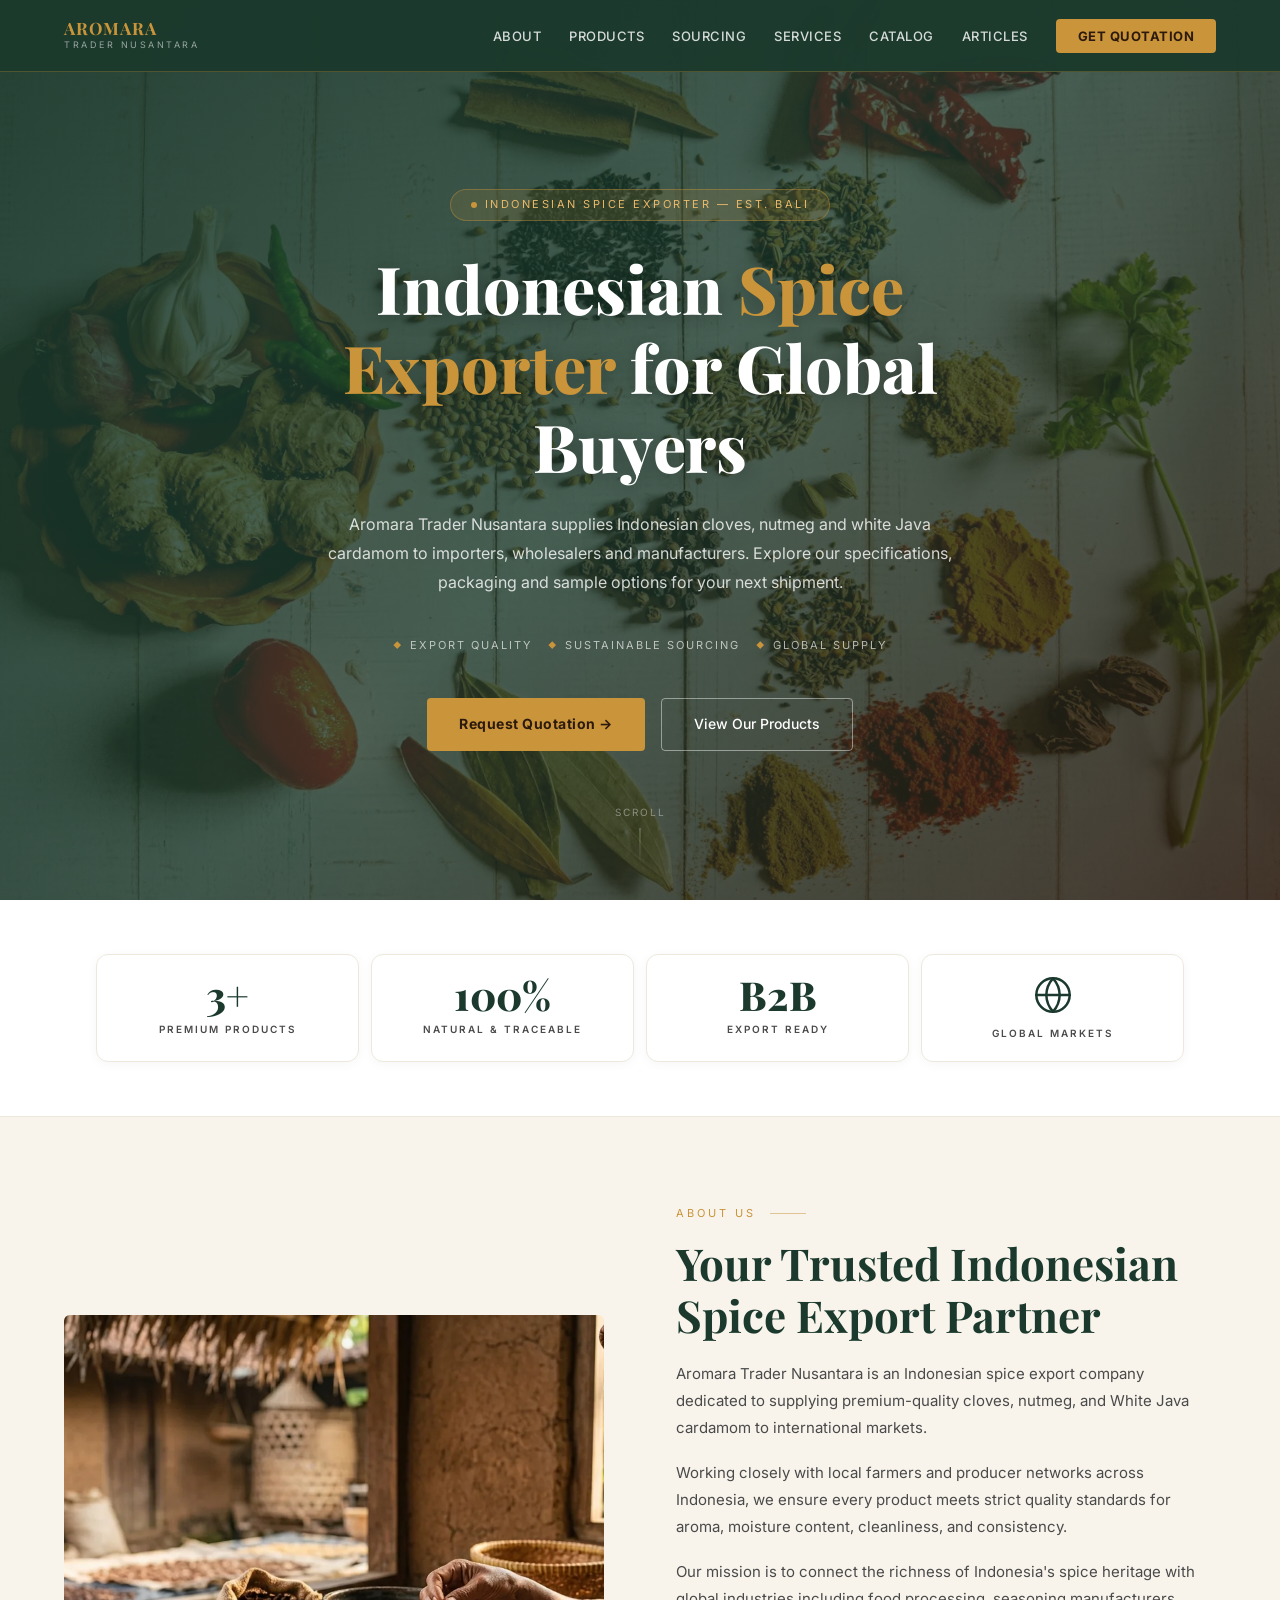
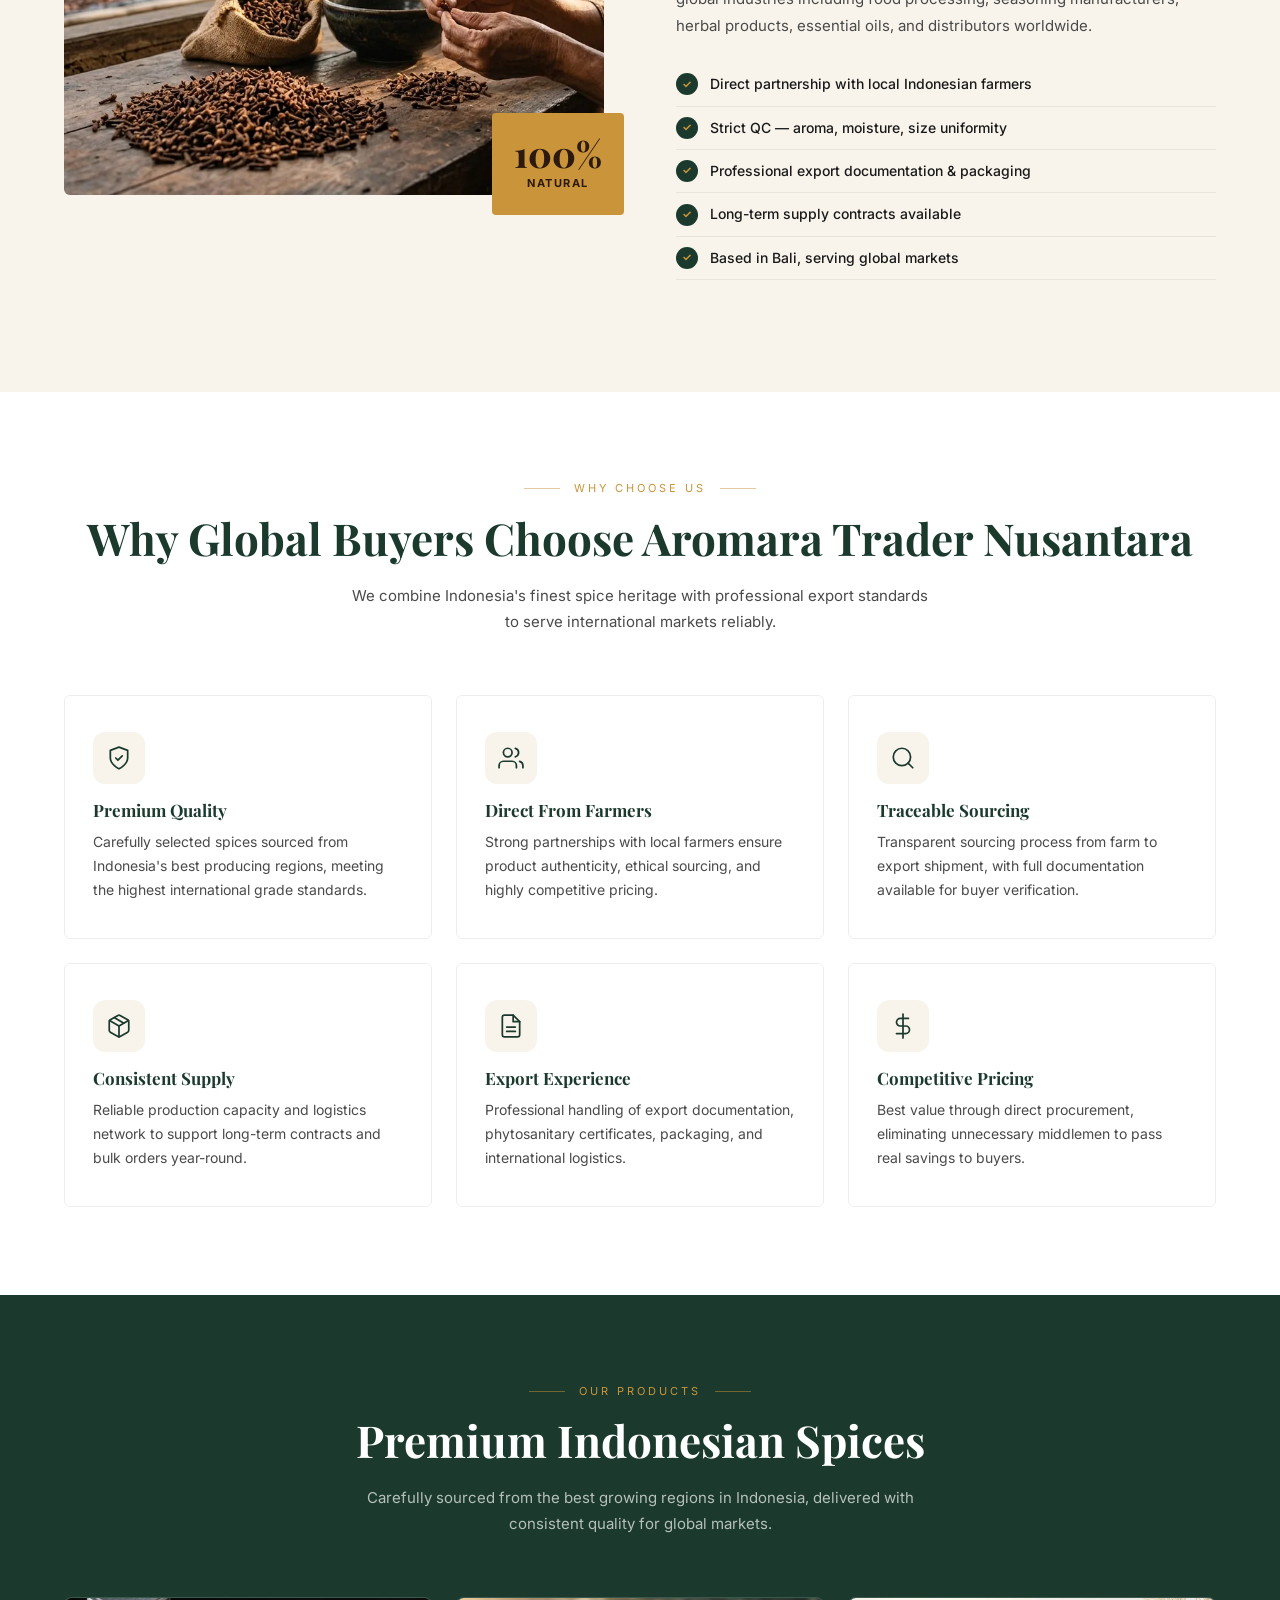
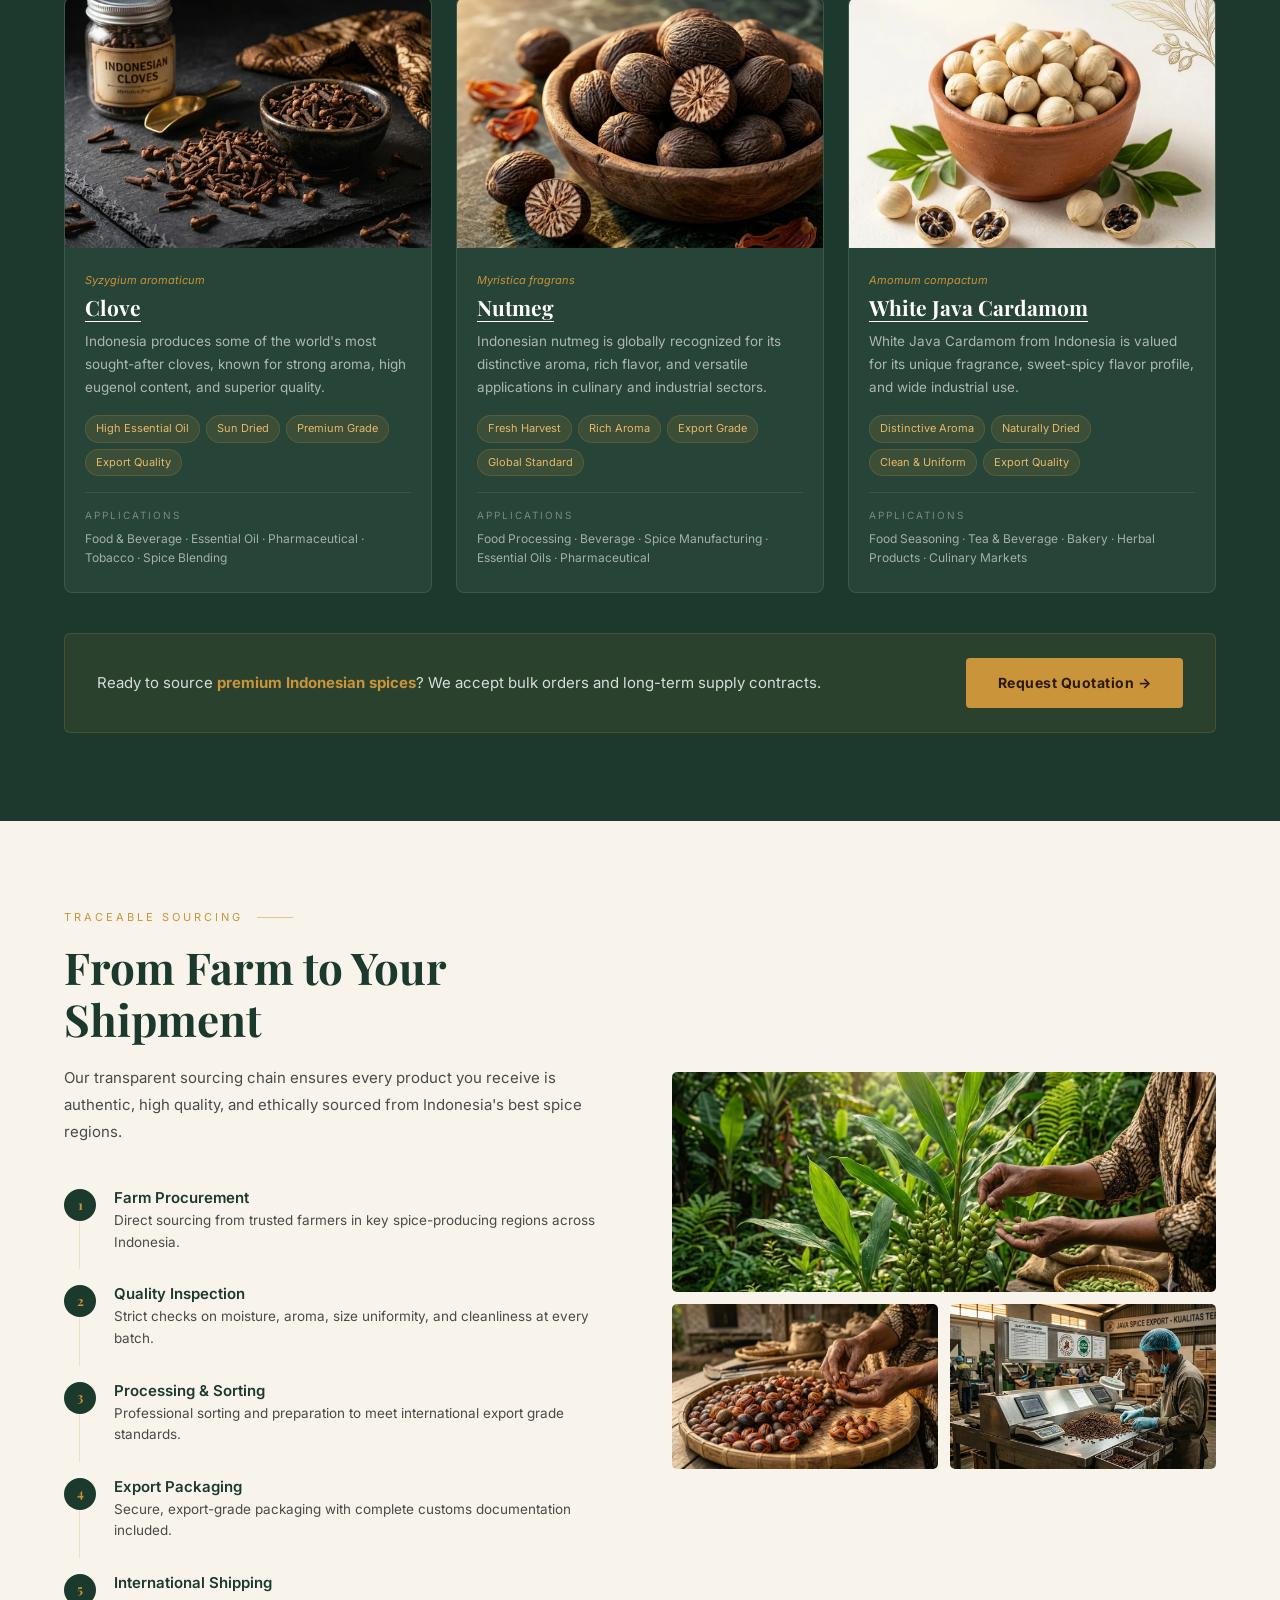
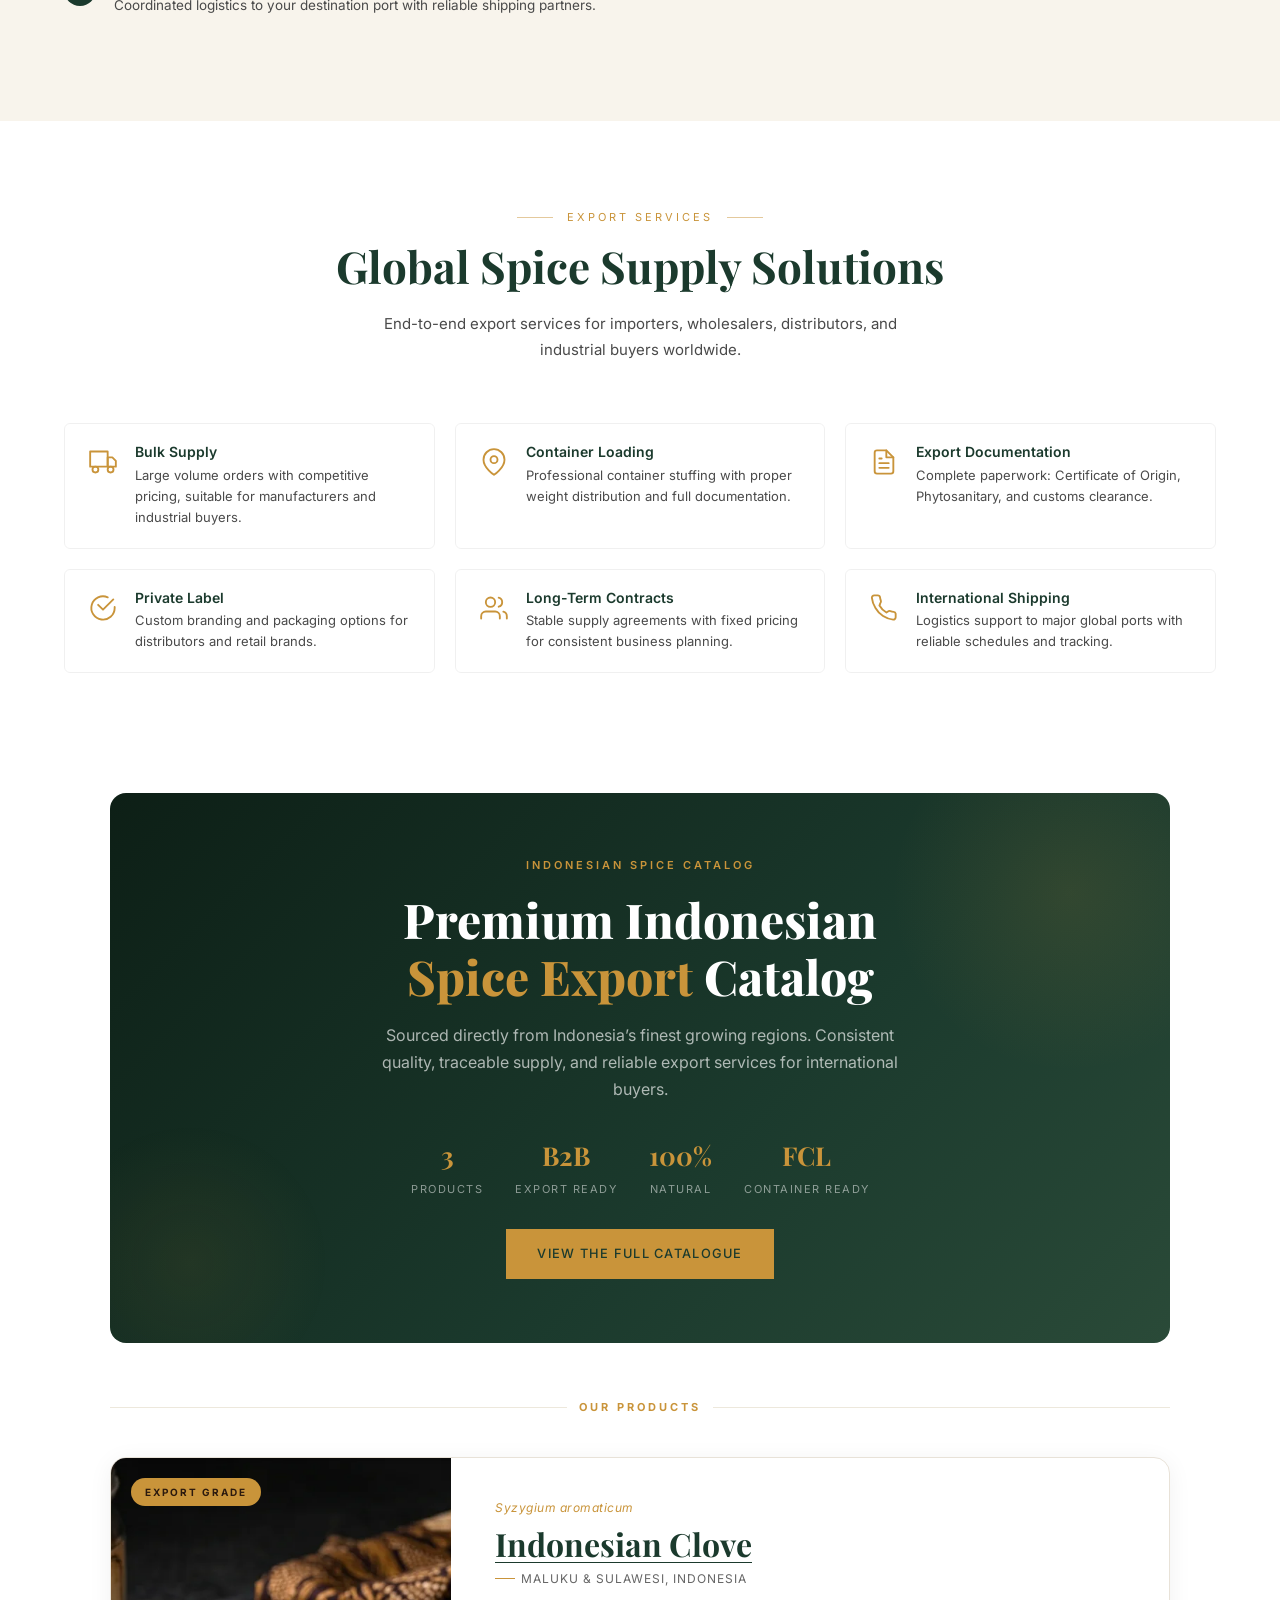
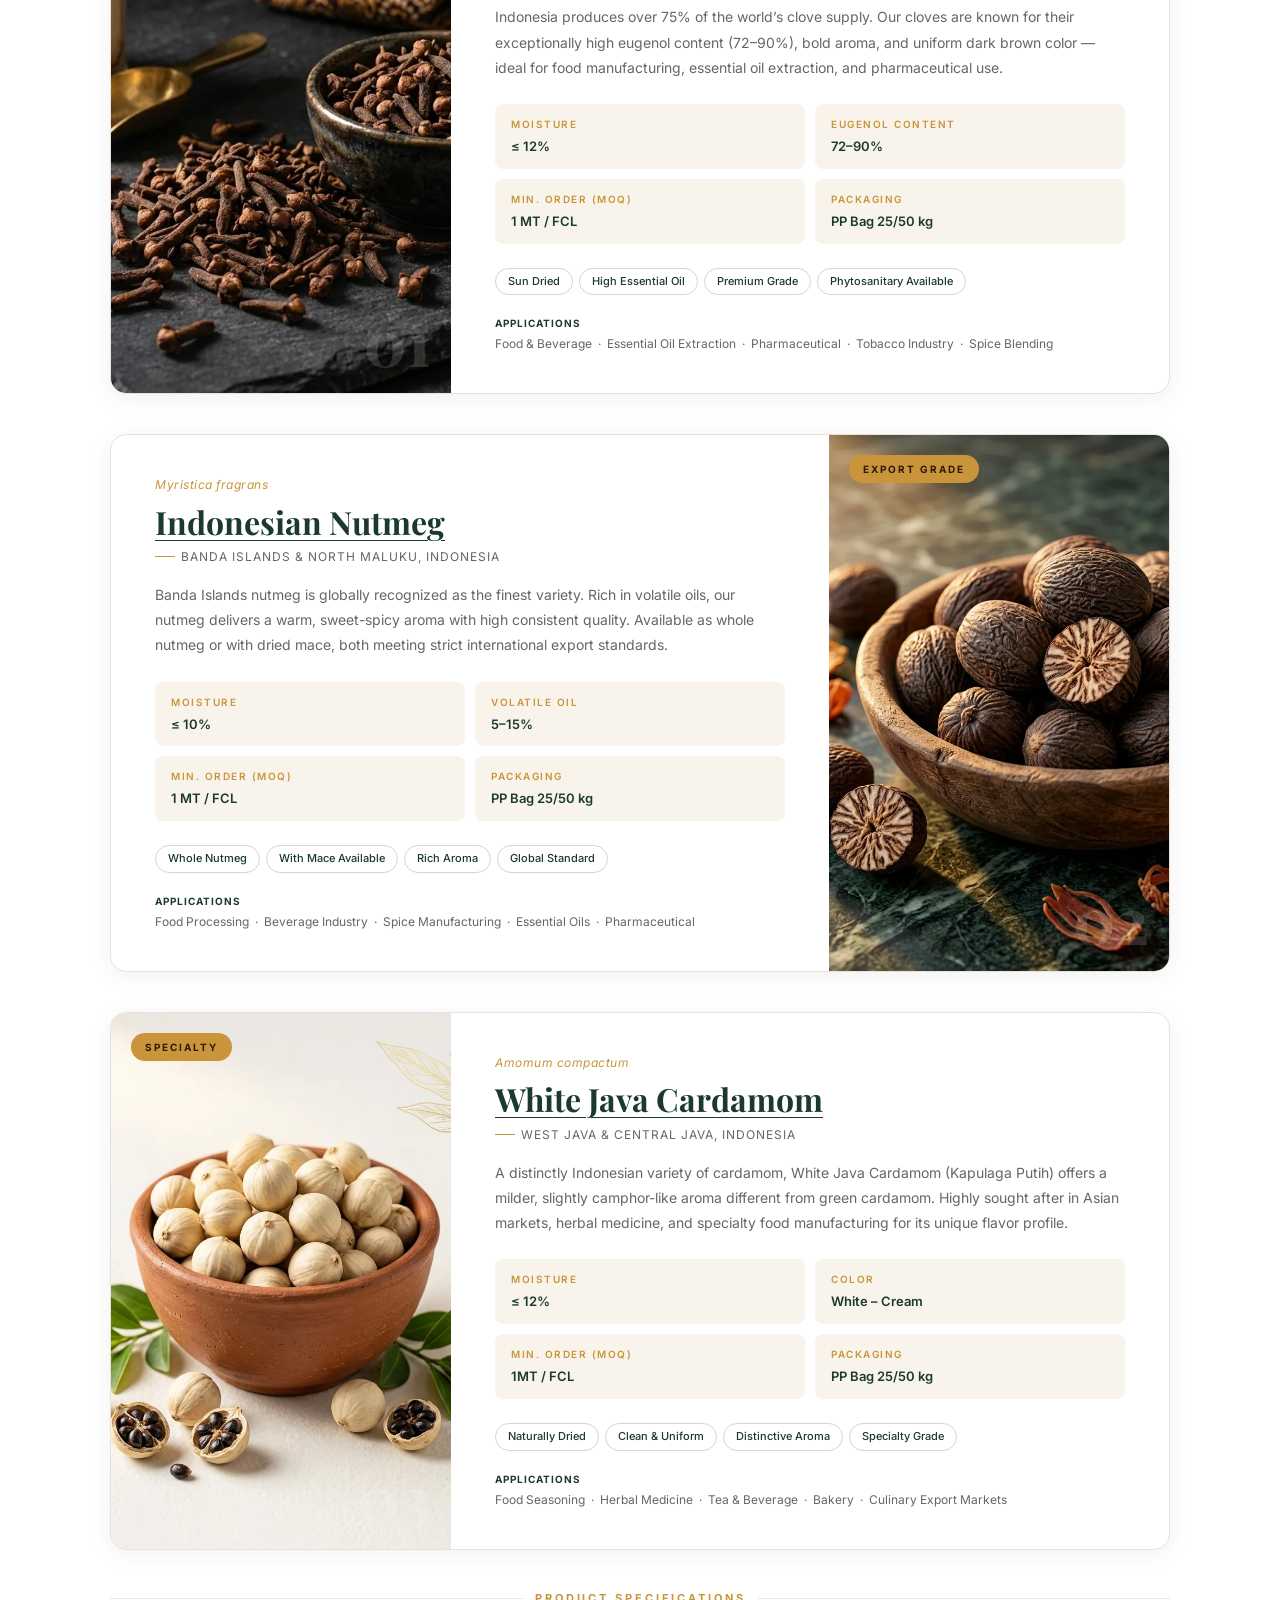
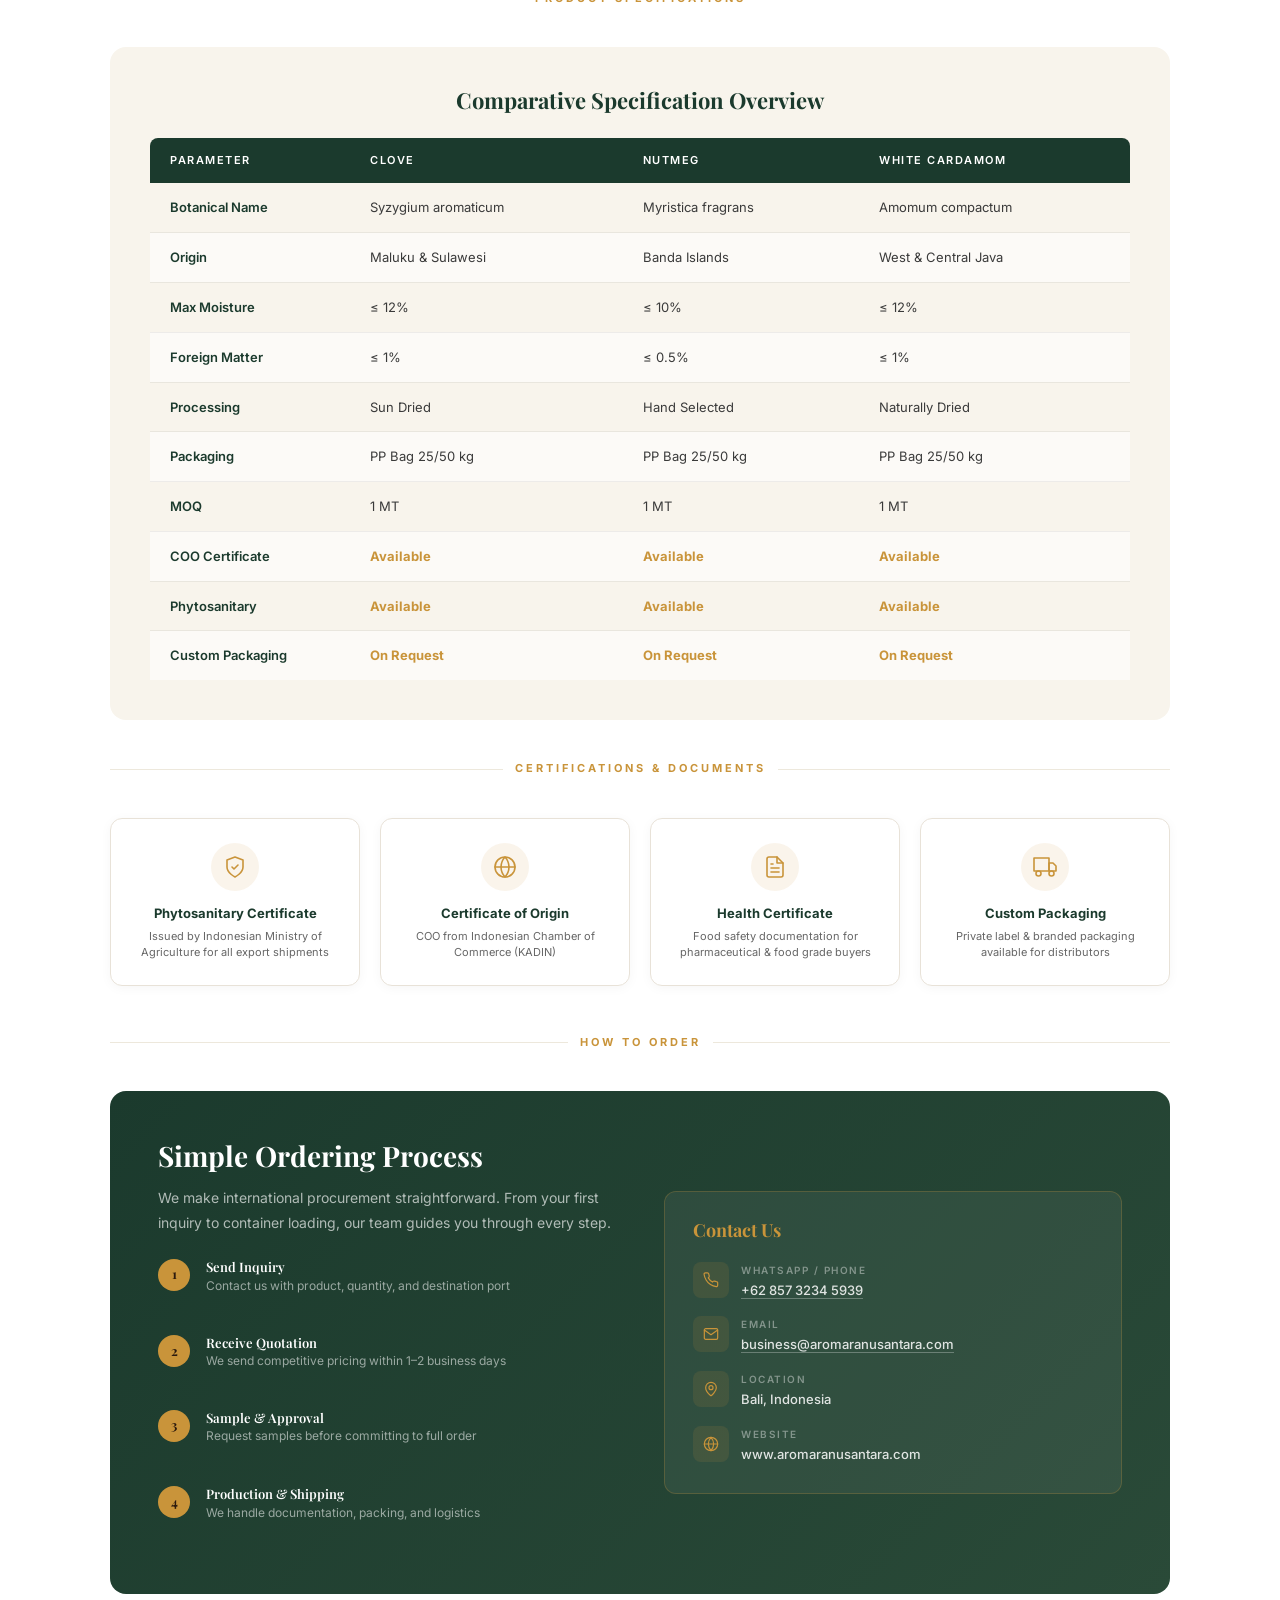
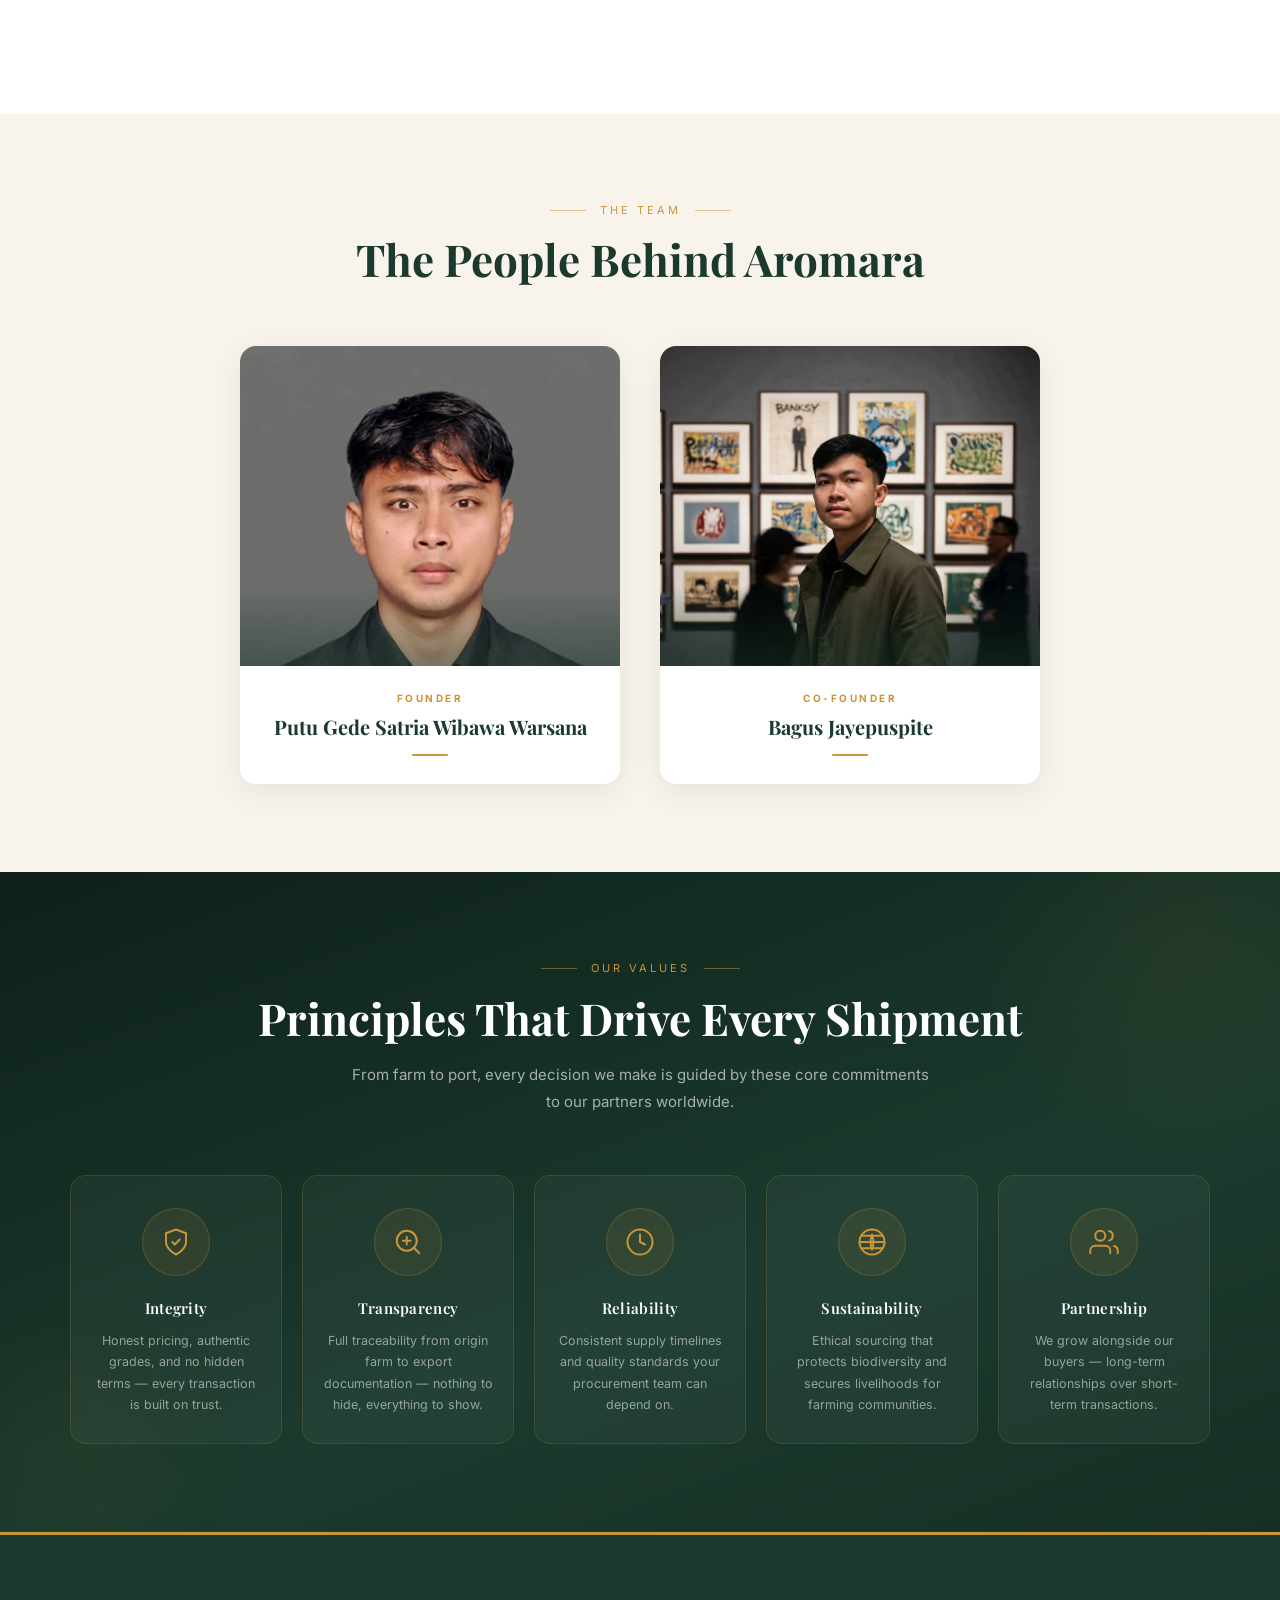
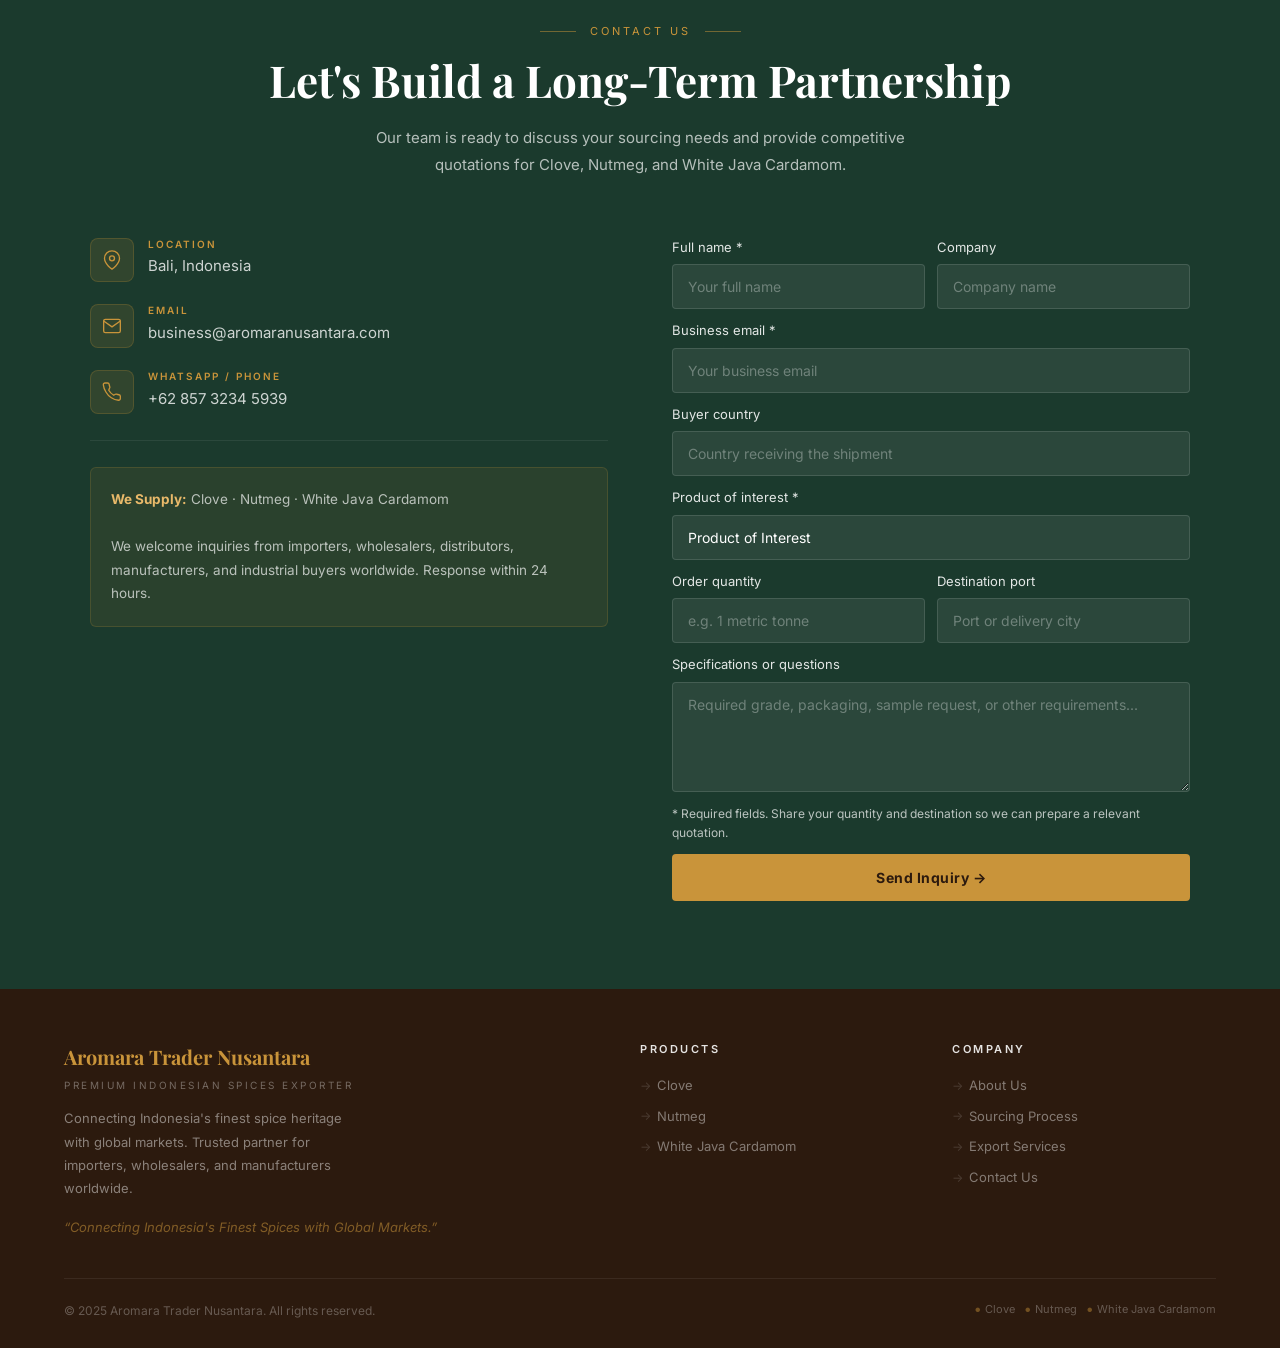
<file: index.html>
<!DOCTYPE html>
<html class='v2' dir='ltr' lang='en' xmlns='http://www.w3.org/1999/xhtml' xmlns:b='http://www.google.com/2005/gml/b' xmlns:data='http://www.google.com/2005/gml/data' xmlns:expr='http://www.google.com/2005/gml/expr'>
<head>
<meta charset='utf-8'/>
<meta content='width=device-width, initial-scale=1, maximum-scale=5' name='viewport'/>
<meta content='text/html; charset=UTF-8' http-equiv='Content-Type'/>
<!-- Chrome, Firefox OS and Opera -->
<meta name="theme-color" content="#1B3A2D"/>
<!-- Windows Phone -->
<meta name="msapplication-navbutton-color" content="#1B3A2D"/>
<link rel="icon" href="/favicon.ico" sizes="16x16 32x32 48x48" type="image/x-icon">
<link rel="icon" href="/favicon.png" sizes="96x96" type="image/png">
<link rel="apple-touch-icon" href="/apple-touch-icon.png" sizes="180x180">
<link href='https://www.aromaranusantara.com/' rel='canonical'/>

<!--Can't find substitution for tag [blog.ieCssRetrofitLinks]-->
<meta name="description" content="Source Indonesian cloves, nutmeg and white Java cardamom from Aromara. Explore bulk specifications, packaging and sample options, then request a quotation."/>
<meta content='https://www.aromaranusantara.com/' property='og:url'/>
<meta property="og:title" content="Indonesian Spice Exporter | Aromara Trader Nusantara"/>
<meta property="og:description" content="Source Indonesian cloves, nutmeg and white Java cardamom from Aromara. Explore bulk specifications, packaging and sample options, then request a quotation."/>
<title>Indonesian Spice Exporter | Aromara Trader Nusantara</title>
<link rel='preload' href='/assets/img/hero.webp' as='image' type='image/webp' fetchpriority='high'/>
<meta content='index, follow, max-snippet:-1, max-image-preview:large' name='robots'/>
<meta content='Aromara Trader Nusantara' name='author'/>
<meta content='Bali, Indonesia' name='geo.placename'/>
<meta content='ID' name='geo.region'/>
<meta content='9B5CD73E1A10007D68BF4434B691ECF2' name='msvalidate.01'/>
<meta content='website' property='og:type'/>
<meta content='https://www.aromaranusantara.com/assets/img/og-cover.jpg' property='og:image'/>
<meta content='https://www.aromaranusantara.com/assets/img/og-cover.jpg' property='og:image:secure_url'/>
<meta content='1200' property='og:image:width'/>
<meta content='630' property='og:image:height'/>
<meta content='image/jpeg' property='og:image:type'/>
<meta content='Aromara Trader Nusantara - Indonesian spice exporter' property='og:image:alt'/>
<meta content='en_US' property='og:locale'/>
<meta content='https://www.aromaranusantara.com/assets/img/og-cover.jpg' name='twitter:image'/>
<meta content='Aromara Trader Nusantara - Indonesian spice exporter' name='twitter:image:alt'/>
<meta content='Spices Indonesia' property='og:site_name'/>
<meta content='summary_large_image' name='twitter:card'/>
<script type='application/ld+json'>
{
  "@context": "https://schema.org",
  "@type": "WebSite",
  "name": "Spices Indonesia",
  "alternateName": [
    "Aromara Trader Nusantara",
    "Aromara"
  ],
  "url": "https://www.aromaranusantara.com/"
}
</script>
<script type='application/ld+json'>
{
  "@context": "https://schema.org",
  "@type": "Organization",
  "name": "Aromara Trader Nusantara",
  "url": "https://www.aromaranusantara.com/",
  "logo": "https://www.aromaranusantara.com/assets/img/logo.png",
  "image": "https://www.aromaranusantara.com/assets/img/og-cover.jpg",
  "foundingDate": "2025",
  "email": "business@aromaranusantara.com",
  "telephone": "+62-857-3234-5939",
  "description": "Indonesian spice exporter supplying premium Clove, Nutmeg and White Java Cardamom to international buyers.",
  "address": {
    "@type": "PostalAddress",
    "streetAddress": "Jalan Kenyeri No 15, Banjar Sedahan, Gulingan, Mengwi",
    "addressLocality": "Badung",
    "addressRegion": "Bali",
    "postalCode": "80351",
    "addressCountry": "ID"
  },
  "contactPoint": {
    "@type": "ContactPoint",
    "telephone": "+62-857-3234-5939",
    "contactType": "sales",
    "email": "business@aromaranusantara.com"
  },
  "knowsAbout": [
    "Clove (Syzygium aromaticum)",
    "Nutmeg (Myristica fragrans)",
    "White Java Cardamom (Amomum compactum)",
    "Spice export from Indonesia",
    "Bulk spice supply and container loading",
    "Export documentation, Certificate of Origin and Phytosanitary Certificate"
  ],
  "areaServed": {
    "@type": "Place",
    "name": "Worldwide"
  }
}
</script>
<meta content='True' name='HandheldFriendly'/>
<meta content='320' name='MobileOptimized'/>
<link rel='preconnect' href='https://fonts.googleapis.com'/>
<link rel='preconnect' href='https://fonts.gstatic.com' crossorigin/>
<link href='https://fonts.googleapis.com/css2?family=Playfair+Display:wght@400;600;700;800&family=Inter:wght@300;400;500;600&display=swap' rel='stylesheet'/>
<style id='page-skin-1' type='text/css'><!--
*,*::before,*::after{box-sizing:border-box;margin:0;padding:0}
:root{
--green-dark:#1B3A2D;--green-mid:#2A5741;--gold:#C9943A;--gold-light:#E8B96A;
--cream:#F8F4EC;--cream-dark:#EDE8DE;--brown-dark:#2C1A0E;
--white:#FFFFFF;--text-dark:#1A1A1A;--text-mid:#4A4A4A
}
html{scroll-behavior:smooth}
body{font-family:'Inter',sans-serif;color:var(--text-dark);background:var(--white);line-height:1.6;overflow-x:hidden}
h1,h2,h3,h4{font-family:'Playfair Display',serif;line-height:1.2}
.blogger-navbar,#navbar,.navbar,.blog-posts,.post-outer,.blog-pager,.sidebar-container,#sidebar,.footer-outer,.attribution-container,#Attribution1,#header-wrapper,.header-outer{display:none!important}
#outer-wrapper,.outer-wrapper{width:100%!important;max-width:100%!important;padding:0!important;margin:0!important}
#main-wrapper{width:100%!important;max-width:100%!important;float:none!important}
/* NAV */
.arn-nav{position:fixed;top:0;left:0;right:0;z-index:1000;background:rgba(27,58,45,0.97);padding:0 5%;display:flex;align-items:center;justify-content:space-between;height:72px;border-bottom:1px solid rgba(201,148,58,0.3);transition:all 0.3s}
.arn-nav.scrolled{height:60px;background:rgba(27,58,45,1);box-shadow:0 4px 20px rgba(0,0,0,0.3)}
.arn-logo{display:flex;align-items:center;gap:12px;text-decoration:none}
.arn-logo .brand{font-family:'Playfair Display',serif;font-size:17px;font-weight:700;color:var(--gold);letter-spacing:1px;display:block;line-height:1.1}
.arn-logo .sub{font-size:9px;color:rgba(255,255,255,0.55);letter-spacing:2.5px;text-transform:uppercase;display:block}
.arn-menu{display:flex;gap:28px;list-style:none;align-items:center}
.arn-menu a{color:rgba(255,255,255,0.82);text-decoration:none;font-size:13px;font-weight:500;letter-spacing:0.5px;text-transform:uppercase;transition:color 0.2s;position:relative}
.arn-menu a::after{content:'';position:absolute;bottom:-3px;left:0;right:0;height:1px;background:var(--gold);transform:scaleX(0);transition:transform 0.2s}
.arn-menu a:hover{color:var(--gold)}
.arn-menu a:hover::after{transform:scaleX(1)}
.arn-cta-btn{background:var(--gold)!important;color:var(--brown-dark)!important;padding:9px 22px!important;border-radius:4px!important;font-weight:700!important}
.arn-cta-btn::after{display:none!important}
.arn-hamburger{display:none;flex-direction:column;gap:5px;cursor:pointer;padding:5px;background:none;border:none}
.arn-hamburger span{display:block;width:24px;height:2px;background:white;border-radius:2px}
/* HERO */
.arn-hero{min-height:100vh;position:relative;display:flex;align-items:center;overflow:hidden;background:#1B3A2D}
.arn-hero-bg{position:absolute;top:0;left:0;right:0;bottom:0;background-size:cover;background-position:center;background-attachment:scroll}
.arn-hero-overlay{position:absolute;top:0;left:0;right:0;bottom:0;background:linear-gradient(135deg,rgba(27,58,45,0.93) 0%,rgba(27,58,45,0.76) 50%,rgba(44,26,14,0.82) 100%)}
.arn-hero-content{position:relative;z-index:2;max-width:800px;margin:0 auto;padding:120px 5% 80px;text-align:center;width:100%}
.arn-hero-badge{display:inline-flex;align-items:center;gap:8px;background:rgba(201,148,58,0.15);border:1px solid rgba(201,148,58,0.4);color:var(--gold-light);padding:6px 20px;border-radius:30px;font-size:11px;letter-spacing:2.5px;text-transform:uppercase;margin-bottom:28px}
.arn-hero-badge::before{content:'';width:6px;height:6px;border-radius:50%;background:var(--gold);animation:pulse 2s infinite;flex-shrink:0}
@keyframes pulse{0%,100%{opacity:1}50%{opacity:0.3}}
.arn-hero h1{font-size:clamp(30px,5.5vw,66px);color:white;font-weight:800;margin-bottom:24px;text-shadow:0 2px 20px rgba(0,0,0,0.3)}
.arn-hero h1 span{color:var(--gold)}
.arn-hero-desc{font-size:16px;color:rgba(255,255,255,0.8);line-height:1.8;margin-bottom:40px;max-width:640px;margin-left:auto;margin-right:auto}
.arn-hero-tags{display:flex;justify-content:center;gap:16px;flex-wrap:wrap;margin-bottom:44px}
.arn-hero-tags span{font-size:11px;color:rgba(255,255,255,0.65);letter-spacing:2px;text-transform:uppercase;display:flex;align-items:center;gap:7px}
.arn-hero-tags span::before{content:'\25C6';color:var(--gold);font-size:8px}
.arn-hero-btns{display:flex;gap:16px;justify-content:center;flex-wrap:wrap}
.btn-primary{background:var(--gold);color:var(--brown-dark);padding:14px 32px;border-radius:4px;text-decoration:none;font-weight:700;font-size:14px;letter-spacing:0.5px;transition:all 0.3s;display:inline-flex;align-items:center;gap:8px}
.btn-primary:hover{background:var(--gold-light);transform:translateY(-2px);box-shadow:0 8px 28px rgba(201,148,58,0.4)}
.btn-outline{border:1.5px solid rgba(255,255,255,0.45);color:white;padding:14px 32px;border-radius:4px;text-decoration:none;font-weight:500;font-size:14px;transition:all 0.3s}
.btn-outline:hover{border-color:var(--gold);color:var(--gold)}
.arn-scroll-hint{position:absolute;bottom:36px;left:50%;transform:translateX(-50%);z-index:2;display:flex;flex-direction:column;align-items:center;gap:8px;color:rgba(255,255,255,0.4);font-size:10px;letter-spacing:2px;text-transform:uppercase;animation:scrollbounce 2s infinite}
.arn-scroll-hint::after{content:'';width:1px;height:36px;background:linear-gradient(to bottom,rgba(255,255,255,0.4),transparent)}
@keyframes scrollbounce{0%,100%{transform:translateX(-50%) translateY(0)}50%{transform:translateX(-50%) translateY(8px)}}
/* PAGE TEMPLATE */
.arn-page-wrap{padding-top:72px;min-height:80vh;background:#fff}
.arn-page-header{background:linear-gradient(135deg,#0d1f16 0%,var(--green-dark) 100%);padding:64px 5% 48px;text-align:center}
.arn-page-header h1{font-family:'Playfair Display',serif;font-size:clamp(28px,4vw,44px);color:#fff;margin-bottom:12px}
.arn-page-header .arn-page-eyebrow{font-size:11px;font-weight:600;letter-spacing:3px;text-transform:uppercase;color:var(--gold);margin-bottom:16px}
.arn-page-body{max-width:1100px;margin:0 auto;padding:56px 5% 80px}
.arn-page-body img{max-width:100%;height:auto;border-radius:8px;margin:16px 0}
.arn-page-body h1,.arn-page-body h2,.arn-page-body h3{font-family:'Playfair Display',serif;color:var(--green-dark);margin:28px 0 12px}
.arn-page-body p{color:var(--text-mid);line-height:1.9;margin-bottom:16px;font-size:15px}
.arn-page-body table{width:100%;border-collapse:collapse;margin:24px 0}
.arn-page-body th{background:var(--green-dark);color:#fff;padding:12px 16px;font-size:12px;letter-spacing:1px;text-transform:uppercase;text-align:left}
.arn-page-body td{padding:12px 16px;border-bottom:1px solid #eee;font-size:14px;color:var(--text-mid)}
.arn-page-body tr:nth-child(even) td{background:var(--cream)}
.arn-page-body style,#page-header-widget{display:none}
/* ANIMATIONS */
@keyframes fadeUp{from{opacity:0;transform:translateY(40px)}to{opacity:1;transform:translateY(0)}}
@keyframes fadeLeft{from{opacity:0;transform:translateX(-40px)}to{opacity:1;transform:translateX(0)}}
@keyframes fadeRight{from{opacity:0;transform:translateX(40px)}to{opacity:1;transform:translateX(0)}}
@keyframes scaleIn{from{opacity:0;transform:scale(0.88)}to{opacity:1;transform:scale(1)}}
@keyframes countUp{from{opacity:0;transform:translateY(20px)}to{opacity:1;transform:translateY(0)}}
@keyframes goldLine{from{width:0}to{width:36px}}
.arn-animate{opacity:1}
html.arn-js .arn-animate:not(.is-visible){opacity:0}
.arn-animate.is-visible{animation-fill-mode:both;animation-timing-function:cubic-bezier(0.22,1,0.36,1)}
.anim-fade-up.is-visible{animation-name:fadeUp}
.anim-fade-left.is-visible{animation-name:fadeLeft}
.anim-fade-right.is-visible{animation-name:fadeRight}
.anim-scale.is-visible{animation-name:scaleIn}
.anim-d1{animation-duration:0.7s}
.anim-d2{animation-duration:0.85s}
.anim-d3{animation-duration:1s}
.anim-delay-1{animation-delay:0.1s}
.anim-delay-2{animation-delay:0.2s}
.anim-delay-3{animation-delay:0.3s}
.anim-delay-4{animation-delay:0.4s}
.anim-delay-5{animation-delay:0.5s}
.anim-delay-6{animation-delay:0.6s}
.anim-delay-7{animation-delay:0.7s}
.anim-delay-8{animation-delay:0.8s}
.arn-stat .num{transition:opacity 0.4s}
/* STATS */
.arn-stats{background:#fff;padding:48px 5%;border-bottom:1px solid #ede8dc}
.arn-stats-grid{display:grid;grid-template-columns:repeat(4,1fr);gap:0;max-width:1100px;margin:0 auto}
.arn-stat{text-align:center;position:relative;padding:20px 24px;border:1px solid #ede8dc;border-radius:12px;margin:6px;background:#fff;box-shadow:0 2px 12px rgba(0,0,0,0.04)}
.arn-stat::after{display:none}
.arn-stat .num{font-family:'Playfair Display',serif;font-size:40px;font-weight:800;color:var(--green-dark);line-height:1;margin-bottom:6px}
.arn-stat .label{font-size:10px;color:var(--text-mid);letter-spacing:2px;text-transform:uppercase;font-weight:600}
/* SECTIONS */
section{padding:88px 5%}
.section-header{text-align:center;margin-bottom:60px}
.section-eyebrow{font-size:11px;letter-spacing:3px;text-transform:uppercase;color:var(--gold);margin-bottom:14px;display:flex;align-items:center;justify-content:center;gap:14px}
.section-eyebrow::before,.section-eyebrow::after{content:'';height:1px;width:36px;background:var(--gold);opacity:0.5}
.section-title{font-size:clamp(24px,4vw,44px);color:var(--green-dark);margin-bottom:18px}
.section-subtitle{font-size:15px;color:var(--text-mid);max-width:580px;margin:0 auto;line-height:1.75}
/* ABOUT */
.arn-about{background:var(--cream)}
.arn-about-inner{display:grid;grid-template-columns:1fr 1fr;gap:72px;align-items:center;max-width:1200px;margin:0 auto}
.arn-about-img-wrap{position:relative}
.arn-about-img-wrap img{width:100%;height:480px;object-fit:cover;border-radius:6px;display:block}
.arn-about-badge{position:absolute;bottom:-20px;right:-20px;background:var(--gold);color:var(--brown-dark);padding:22px;border-radius:4px;text-align:center;min-width:110px}
.arn-about-badge .big{font-family:'Playfair Display',serif;font-size:36px;font-weight:800;display:block;line-height:1}
.arn-about-badge .sm{font-size:11px;font-weight:700;letter-spacing:1.5px;text-transform:uppercase;display:block;margin-top:4px}
.arn-about-text .section-eyebrow{justify-content:flex-start}
.arn-about-text .section-eyebrow::before{display:none}
.arn-about-text .section-title{text-align:left}
.arn-about-text p{color:var(--text-mid);line-height:1.8;margin-bottom:18px;font-size:15px}
.arn-about-list{list-style:none;margin:24px 0}
.arn-about-list li{display:flex;align-items:center;gap:12px;padding:10px 0;border-bottom:1px solid rgba(0,0,0,0.06);font-size:14px;color:var(--text-dark);font-weight:500}
.arn-about-list li::before{content:'\2713';width:22px;height:22px;min-width:22px;background:var(--green-dark);color:var(--gold);border-radius:50%;display:flex;align-items:center;justify-content:center;font-size:11px;font-weight:700}
/* WHY */
.arn-why{background:white}
.arn-why-grid{display:grid;grid-template-columns:repeat(3,1fr);gap:24px;max-width:1200px;margin:0 auto}
.arn-why-card{padding:36px 28px;border:1px solid rgba(0,0,0,0.07);border-radius:6px;transition:all 0.3s;position:relative;overflow:hidden}
.arn-why-card::before{content:'';position:absolute;bottom:0;left:0;width:100%;height:3px;background:var(--gold);transform:scaleX(0);transform-origin:left;transition:transform 0.3s}
.arn-why-card:hover{transform:translateY(-6px);box-shadow:0 20px 50px rgba(0,0,0,0.08);border-color:transparent}
.arn-why-card:hover::before{transform:scaleX(1)}
.arn-why-icon{width:52px;height:52px;background:var(--cream);border-radius:12px;display:flex;align-items:center;justify-content:center;font-size:22px;margin-bottom:16px}.arn-why-icon svg{width:26px;height:26px;stroke:var(--green-dark)}
.arn-why-card h3{font-size:17px;color:var(--green-dark);margin-bottom:10px}
.arn-why-card p{font-size:14px;color:var(--text-mid);line-height:1.7}
/* PRODUCTS */
.arn-products{background:var(--green-dark);padding:88px 5%}
.arn-products .section-title{color:white}
.arn-products .section-subtitle{color:rgba(255,255,255,0.68)}
.arn-products-grid{display:grid;grid-template-columns:repeat(3,1fr);gap:24px;max-width:1200px;margin:0 auto}
.arn-product-card{background:rgba(255,255,255,0.05);border:1px solid rgba(255,255,255,0.1);border-radius:8px;overflow:hidden;transition:all 0.3s}
.arn-product-card:hover{transform:translateY(-8px);border-color:rgba(201,148,58,0.4);box-shadow:0 30px 60px rgba(0,0,0,0.3)}
.arn-product-img{width:100%;height:250px;object-fit:cover;display:block}
.arn-product-body{padding:24px 20px}
.arn-product-sci{font-size:11px;color:var(--gold);font-style:italic;margin-bottom:5px}
.arn-product-body h3{font-size:21px;color:white;margin-bottom:10px}
.arn-product-body p{font-size:13.5px;color:rgba(255,255,255,0.62);line-height:1.7;margin-bottom:16px}
.arn-product-tags{display:flex;flex-wrap:wrap;gap:6px;margin-bottom:16px}
.arn-product-tags span{font-size:11px;background:rgba(201,148,58,0.13);color:var(--gold-light);border:1px solid rgba(201,148,58,0.22);padding:4px 10px;border-radius:20px}
.arn-product-apps{border-top:1px solid rgba(255,255,255,0.09);padding-top:14px}
.arn-product-apps .al{font-size:10px;color:rgba(255,255,255,0.38);letter-spacing:2px;text-transform:uppercase;margin-bottom:6px}
.arn-product-apps .av{font-size:12px;color:rgba(255,255,255,0.58);line-height:1.6}
.arn-inquiry-bar{max-width:1200px;margin:40px auto 0;background:rgba(201,148,58,0.09);border:1px solid rgba(201,148,58,0.2);border-radius:6px;padding:24px 32px;display:flex;align-items:center;justify-content:space-between;gap:24px}
.arn-inquiry-bar p{color:rgba(255,255,255,0.82);font-size:15px}
.arn-inquiry-bar p strong{color:var(--gold)}
/* SOURCING */
.arn-sourcing{background:var(--cream)}
.arn-sourcing-inner{display:grid;grid-template-columns:1fr 1fr;gap:64px;align-items:center;max-width:1200px;margin:0 auto}
.arn-sourcing-text .section-eyebrow{justify-content:flex-start}
.arn-sourcing-text .section-eyebrow::before{display:none}
.arn-sourcing-text .section-title{text-align:left}
.arn-sourcing-text > p{color:var(--text-mid);font-size:15px;line-height:1.8;margin-bottom:8px}
.arn-steps{display:flex;flex-direction:column;margin-top:28px}
.arn-step{display:flex;gap:18px;padding:16px 0;position:relative}
.arn-step:not(:last-child)::after{content:'';position:absolute;left:15px;top:48px;bottom:0;width:1px;background:rgba(201,148,58,0.2)}
.arn-step-num{width:32px;height:32px;min-width:32px;background:var(--green-dark);color:var(--gold);border-radius:50%;display:flex;align-items:center;justify-content:center;font-size:13px;font-weight:700;font-family:'Playfair Display',serif}
.arn-step h4{font-size:15px;color:var(--green-dark);margin-bottom:3px;font-family:'Inter',sans-serif;font-weight:600}
.arn-step p{font-size:13.5px;color:var(--text-mid);line-height:1.6}
.arn-sourcing-imgs{display:grid;grid-template-columns:1fr 1fr;gap:12px}
.arn-sourcing-imgs img{width:100%;border-radius:5px;object-fit:cover;display:block}
.arn-sourcing-imgs img:first-child{grid-column:1/-1;height:220px}
.arn-sourcing-imgs img:not(:first-child){height:165px}
/* SERVICES */
.arn-services{background:white}
.arn-services-grid{display:grid;grid-template-columns:repeat(3,1fr);gap:20px;max-width:1200px;margin:0 auto}
.arn-svc{display:flex;gap:14px;align-items:flex-start;padding:20px;border:1px solid rgba(0,0,0,0.06);border-radius:6px;transition:all 0.3s}
.arn-svc:hover{border-color:var(--gold);background:var(--cream)}
.arn-svc-icon{font-size:26px;flex-shrink:0;width:36px;height:36px;display:flex;align-items:center;justify-content:center}.arn-svc-icon svg{width:28px;height:28px;stroke:var(--gold);flex-shrink:0}
.arn-svc h4{font-size:14px;color:var(--green-dark);margin-bottom:4px;font-family:'Inter',sans-serif;font-weight:600}
.arn-svc p{font-size:13px;color:var(--text-mid);line-height:1.6}
/* FOUNDERS */
.arn-founders{background:var(--cream);text-align:center}
.arn-founders-grid{display:grid;grid-template-columns:repeat(2,1fr);gap:40px;max-width:800px;margin:0 auto}
.arn-founder-card{background:white;border-radius:16px;overflow:hidden;box-shadow:0 8px 32px rgba(0,0,0,0.07);transition:transform 0.3s,box-shadow 0.3s}
.arn-founder-card:hover{transform:translateY(-6px);box-shadow:0 20px 48px rgba(0,0,0,0.12)}
.arn-founder-img-wrap{position:relative;overflow:hidden}
.arn-founder-img-wrap img{width:100%;height:320px;object-fit:cover;object-position:top;display:block;transition:transform 0.4s}
.arn-founder-card:hover .arn-founder-img-wrap img{transform:scale(1.04)}
.arn-founder-img-wrap::after{content:'';position:absolute;bottom:0;left:0;right:0;height:80px;background:linear-gradient(to top,rgba(27,58,45,0.5),transparent)}
.arn-founder-body{padding:24px 28px 28px}
.arn-founder-role{font-size:10px;font-weight:700;letter-spacing:2.5px;text-transform:uppercase;color:var(--gold);margin-bottom:8px;font-family:'Inter',sans-serif}
.arn-founder-name{font-family:'Playfair Display',serif;font-size:20px;font-weight:700;color:var(--green-dark);line-height:1.3}
.arn-founder-divider{width:36px;height:2px;background:var(--gold);margin:14px auto 0;border-radius:2px}
/* VALUES */
.arn-values{background:linear-gradient(160deg,#0e2119 0%,#1B3A2D 60%,#163024 100%);text-align:center;position:relative;overflow:hidden}
.arn-values::before{content:'';position:absolute;top:-120px;right:-120px;width:420px;height:420px;border-radius:50%;background:radial-gradient(circle,rgba(201,148,58,0.07) 0%,transparent 70%);pointer-events:none}
.arn-values::after{content:'';position:absolute;bottom:-80px;left:-80px;width:320px;height:320px;border-radius:50%;background:radial-gradient(circle,rgba(201,148,58,0.05) 0%,transparent 70%);pointer-events:none}
.arn-values .section-eyebrow{color:var(--gold)}
.arn-values .section-title{color:#fff}
.arn-values .section-subtitle{color:rgba(255,255,255,0.62)}
.arn-values-grid{display:grid;grid-template-columns:repeat(5,1fr);gap:20px;max-width:1140px;margin:0 auto;position:relative;z-index:1}
.arn-value{display:flex;flex-direction:column;align-items:center;gap:0;background:rgba(255,255,255,0.04);border:1px solid rgba(201,148,58,0.18);border-radius:16px;padding:32px 20px 28px;transition:all 0.35s;position:relative;overflow:hidden}
.arn-value::before{content:'';position:absolute;top:0;left:0;right:0;height:2px;background:linear-gradient(90deg,transparent,var(--gold),transparent);transform:scaleX(0);transition:transform 0.35s}
.arn-value:hover{background:rgba(255,255,255,0.08);border-color:rgba(201,148,58,0.45);transform:translateY(-6px);box-shadow:0 24px 48px rgba(0,0,0,0.3)}
.arn-value:hover::before{transform:scaleX(1)}
.arn-value-icon{width:68px;height:68px;background:rgba(201,148,58,0.1);border:1.5px solid rgba(201,148,58,0.25);border-radius:50%;display:flex;align-items:center;justify-content:center;margin-bottom:20px;transition:all 0.35s}
.arn-value:hover .arn-value-icon{background:rgba(201,148,58,0.18);border-color:rgba(201,148,58,0.5)}
.arn-value-icon svg{width:30px;height:30px;stroke:var(--gold);stroke-width:1.6;fill:none;stroke-linecap:round;stroke-linejoin:round}
.arn-value-name{font-family:'Playfair Display',serif;font-size:15px;font-weight:600;color:#fff;letter-spacing:0.3px;margin-bottom:10px}
.arn-value-desc{font-size:12.5px;color:rgba(255,255,255,0.52);line-height:1.7;font-family:'Inter',sans-serif}
/* INSIGHTS */
.arn-insights{background:var(--cream)}
.arn-ins-grid{display:grid;grid-template-columns:repeat(2,1fr);gap:20px;max-width:1000px;margin:0 auto}
.arn-ins-card{background:#fff;border:1px solid #e8e2d8;border-radius:12px;padding:26px 28px;text-decoration:none;display:block;transition:all .3s;position:relative;overflow:hidden}
.arn-ins-card::before{content:'';position:absolute;top:0;left:0;width:3px;height:100%;background:var(--gold);transform:scaleY(0);transform-origin:top;transition:transform .3s}
.arn-ins-card:hover{transform:translateY(-4px);box-shadow:0 16px 40px rgba(0,0,0,.08);border-color:transparent}
.arn-ins-card:hover::before{transform:scaleY(1)}
.arn-ins-tag{font-size:10px;font-weight:700;letter-spacing:2px;text-transform:uppercase;color:var(--gold);margin-bottom:10px}
.arn-ins-card h3{font-family:'Playfair Display',serif;font-size:18px;color:var(--green-dark);line-height:1.35;margin-bottom:10px}
.arn-ins-card p{font-size:13.5px;color:var(--text-mid);line-height:1.7}
.arn-ins-more{display:inline-flex;align-items:center;gap:6px;margin-top:14px;font-size:12px;font-weight:600;color:var(--gold);letter-spacing:.5px}
@media(max-width:768px){.arn-ins-grid{grid-template-columns:1fr}}
/* CONTACT */
.arn-contact{background:var(--green-dark);border-top:3px solid var(--gold)}
.arn-contact .section-title{color:white}
.arn-contact .section-subtitle{color:rgba(255,255,255,0.68)}
.arn-contact-inner{display:grid;grid-template-columns:1fr 1fr;gap:64px;max-width:1100px;margin:0 auto}
.arn-cinfo{display:flex;flex-direction:column;gap:22px}
.arn-citem{display:flex;gap:14px;align-items:flex-start}
.arn-citem-icon{width:44px;height:44px;min-width:44px;background:rgba(201,148,58,0.13);border:1px solid rgba(201,148,58,0.22);border-radius:8px;display:flex;align-items:center;justify-content:center;font-size:18px}.arn-citem-icon svg{width:20px;height:20px;stroke:var(--gold)}
.arn-citem h4{font-size:10px;color:var(--gold);letter-spacing:2px;text-transform:uppercase;margin-bottom:4px;font-family:'Inter',sans-serif;font-weight:600}
.arn-citem p,.arn-citem a{color:rgba(255,255,255,0.78);font-size:15px;text-decoration:none}
.arn-citem a:hover{color:var(--gold)}
.arn-cdivider{height:1px;background:rgba(255,255,255,0.07);margin:4px 0}
.arn-cnote{background:rgba(201,148,58,0.09);border:1px solid rgba(201,148,58,0.18);border-radius:6px;padding:20px;font-size:13.5px;color:rgba(255,255,255,0.68);line-height:1.75}
.arn-cnote strong{color:var(--gold-light)}
.arn-form{display:flex;flex-direction:column;gap:12px}
.arn-form-row{display:grid;grid-template-columns:1fr 1fr;gap:12px}
.arn-form-field{display:flex;flex-direction:column;gap:7px;min-width:0}
.arn-form label{color:rgba(255,255,255,0.88);font-size:13px;line-height:1.5}
.arn-form-note{color:rgba(255,255,255,0.7);font-size:12px;line-height:1.6;margin:0}
.arn-form input,.arn-form select,.arn-form textarea{width:100%;background:rgba(255,255,255,0.07);border:1px solid rgba(255,255,255,0.12);color:white;padding:13px 15px;border-radius:4px;font-family:'Inter',sans-serif;font-size:14px;transition:border 0.2s;outline:none;-webkit-appearance:none;appearance:none}
.arn-form input::placeholder,.arn-form textarea::placeholder{color:rgba(255,255,255,0.32)}
.arn-form input:focus,.arn-form select:focus,.arn-form textarea:focus{border-color:var(--gold);background:rgba(255,255,255,0.09)}
.arn-form select option{background:var(--green-dark);color:white}
.arn-form textarea{min-height:110px;resize:vertical}
.arn-form-btn{background:var(--gold);color:var(--brown-dark);padding:15px;border:none;border-radius:4px;font-family:'Inter',sans-serif;font-size:14px;font-weight:700;cursor:pointer;letter-spacing:0.5px;transition:all 0.3s;width:100%;-webkit-appearance:none}
.arn-form-btn:hover{background:var(--gold-light)}
/* FOOTER */
.arn-footer{background:var(--brown-dark);padding:52px 5% 28px}
.arn-footer-top{display:grid;grid-template-columns:2fr 1fr 1fr;gap:48px;padding-bottom:40px;border-bottom:1px solid rgba(255,255,255,0.07);max-width:1200px;margin:0 auto}
.arn-fbrand .name{font-family:'Playfair Display',serif;font-size:20px;color:var(--gold);font-weight:700;margin-bottom:4px}
.arn-fbrand .sub{font-size:10px;color:rgba(255,255,255,0.35);letter-spacing:2.5px;text-transform:uppercase;margin-bottom:14px}
.arn-fbrand p{font-size:13px;color:rgba(255,255,255,0.45);line-height:1.8;max-width:280px}
.arn-fbrand .quote{margin-top:16px;font-style:italic;font-size:13px;color:rgba(201,148,58,0.55)}
.arn-fcol h5{font-size:11px;color:rgba(255,255,255,0.88);font-weight:600;letter-spacing:2.5px;text-transform:uppercase;margin-bottom:16px;font-family:'Inter',sans-serif}
.arn-fcol ul{list-style:none;display:flex;flex-direction:column;gap:10px}
.arn-fcol ul li a{color:rgba(255,255,255,0.42);text-decoration:none;font-size:13px;transition:color 0.2s;display:flex;align-items:center;gap:6px}
.arn-fcol ul li a::before{content:'\2192';font-size:12px;opacity:0.35}
.arn-fcol ul li a:hover{color:var(--gold)}
.arn-footer-bottom{max-width:1200px;margin:22px auto 0;display:flex;justify-content:space-between;align-items:center;gap:16px;flex-wrap:wrap}
.arn-footer-bottom p{font-size:12px;color:rgba(255,255,255,0.28)}
.arn-spices{display:flex;gap:10px;flex-wrap:wrap}
.arn-spices span{font-size:11px;color:rgba(255,255,255,0.28);display:flex;align-items:center;gap:5px}
.arn-spices span::before{content:'\25CF';color:var(--gold);font-size:6px;opacity:0.45}
/* RESPONSIVE TABLET */
@media(max-width:1024px){
.arn-stats-grid{grid-template-columns:repeat(2,1fr)}
.arn-about-inner,.arn-sourcing-inner,.arn-contact-inner{grid-template-columns:1fr;gap:40px}
.arn-about-badge{bottom:16px;right:16px}
.arn-why-grid,.arn-products-grid,.arn-services-grid{grid-template-columns:repeat(2,1fr)}
.arn-values-grid{grid-template-columns:repeat(3,1fr)}
.arn-footer-top{grid-template-columns:1fr 1fr}
.arn-about-img-wrap img{height:350px}
}
/* RESPONSIVE HP */
@media(max-width:768px){
section{padding:60px 5%}
.arn-stats{padding:36px 5%}
.arn-nav{height:64px;padding:0 4%}
.arn-menu{display:none}
.arn-hamburger{display:flex}
.arn-hero-content{padding:100px 4% 70px}
.arn-why-grid,.arn-services-grid,.arn-products-grid{grid-template-columns:1fr}
.arn-stats-grid{grid-template-columns:repeat(2,1fr);gap:20px}
.arn-stat .num{font-size:34px}
.arn-form-row{grid-template-columns:1fr}
.arn-footer-top{grid-template-columns:1fr;gap:24px}
.arn-inquiry-bar{flex-direction:column;text-align:center}
.arn-about-img-wrap img{height:280px}
.arn-sourcing-imgs img:first-child{height:180px}
.arn-sourcing-imgs img:not(:first-child){height:140px}
.arn-founders-grid{grid-template-columns:repeat(2,1fr);gap:16px;max-width:100%}
.arn-founder-img-wrap img{height:200px}
.arn-founder-body{padding:16px 14px 18px}
.arn-founder-name{font-size:14px}
.arn-values-grid{display:grid;grid-template-columns:repeat(2,1fr);gap:16px;overflow:hidden;position:relative}
.arn-value{scroll-snap-align:start;transition:opacity 0.4s,transform 0.4s}
.arn-value.val-hidden{opacity:0;pointer-events:none;position:absolute;visibility:hidden}
.arn-contact-inner{grid-template-columns:1fr}
.arn-footer-top{grid-template-columns:1fr}
}
/* RESPONSIVE HP KECIL */
@media(max-width:480px){
.arn-hero-btns{flex-direction:column;align-items:center}
.arn-hero-btns a{width:100%;text-align:center;justify-content:center}
.arn-hero-tags{gap:10px}
.arn-stats-grid{grid-template-columns:1fr 1fr}
.arn-footer-bottom{flex-direction:column;text-align:center}
}
/* ===== PRODUCT CATALOG PAGE ===== */
.cat-wrap{
--green:#1B3A2D;--green-light:#2a5040;--gold:#C9943A;--gold-light:#E8B96A;
--cream:#F8F4EC;--cream-dark:#EDE8DC;--brown:#2C1A0E;--text:#3a3a3a;--text-mid:#666;
}
.cat-wrap{font-family:'Inter',sans-serif;color:var(--text);background:#fff;max-width:1100px;margin:0 auto;padding:0 20px 80px}
/* HERO HEADER */
.cat-hero{background:linear-gradient(135deg,#0d1f16 0%,var(--green) 60%,#2a4a38 100%);padding:64px 48px;border-radius:16px;margin:32px 0 56px;text-align:center;position:relative;overflow:hidden}
.cat-hero::before{content:'';position:absolute;top:-80px;right:-80px;width:360px;height:360px;border-radius:50%;background:radial-gradient(circle,rgba(201,148,58,0.12) 0%,transparent 70%);pointer-events:none}
.cat-hero::after{content:'';position:absolute;bottom:-60px;left:-60px;width:280px;height:280px;border-radius:50%;background:radial-gradient(circle,rgba(201,148,58,0.08) 0%,transparent 70%);pointer-events:none}
.cat-hero-eyebrow{font-size:11px;font-weight:600;letter-spacing:3px;text-transform:uppercase;color:var(--gold);margin-bottom:16px}
.cat-hero h2{font-family:'Playfair Display',serif;font-size:48px;font-weight:800;color:#fff;line-height:1.2;margin-bottom:16px}
.cat-hero h2 span{color:var(--gold)}
.cat-hero-sub{font-size:16px;color:rgba(255,255,255,0.65);max-width:560px;margin:0 auto 32px;line-height:1.7}
.cat-hero-meta{display:flex;justify-content:center;gap:32px;flex-wrap:wrap}
.cat-hero-meta-item{display:flex;flex-direction:column;align-items:center;gap:4px}
.cat-hero-meta-item .val{font-family:'Playfair Display',serif;font-size:26px;font-weight:700;color:var(--gold)}
.cat-hero-meta-item .lbl{font-size:11px;color:rgba(255,255,255,0.5);letter-spacing:1.5px;text-transform:uppercase}
/* SECTION LABEL */
.cat-section-label{display:flex;align-items:center;gap:12px;margin-bottom:40px}
.cat-section-label::before,.cat-section-label::after{content:'';flex:1;height:1px;background:var(--cream-dark)}
.cat-section-label span{font-size:11px;font-weight:700;letter-spacing:3px;text-transform:uppercase;color:var(--gold);white-space:nowrap}
/* PRODUCT CARD */
.cat-product{background:#fff;border:1px solid #e8e2d8;border-radius:16px;overflow:hidden;margin-bottom:40px;box-shadow:0 4px 24px rgba(0,0,0,0.06)}
.cat-product-inner{display:grid;grid-template-columns:340px 1fr;min-height:380px}
.cat-product-inner.reverse{direction:rtl}
.cat-product-inner.reverse > *{direction:ltr}
.cat-product-img-wrap{position:relative;overflow:hidden;background:var(--cream)}
.cat-product-img-wrap img{width:100%;height:100%;object-fit:cover;display:block;min-height:340px}
.cat-product-badge{position:absolute;top:20px;left:20px;background:var(--gold);color:var(--brown);font-size:10px;font-weight:700;letter-spacing:2px;text-transform:uppercase;padding:6px 14px;border-radius:20px}
.cat-product-num{position:absolute;bottom:20px;right:20px;font-family:'Playfair Display',serif;font-size:64px;font-weight:800;color:rgba(255,255,255,0.15);line-height:1}
.cat-product-body{padding:40px 44px;display:flex;flex-direction:column;justify-content:space-between}
.cat-product-sci{font-size:12px;color:var(--gold);font-style:italic;letter-spacing:0.5px;margin-bottom:8px}
.cat-product-name{font-family:'Playfair Display',serif;font-size:32px;font-weight:700;color:var(--green);margin-bottom:6px;line-height:1.2}
.cat-product-origin{font-size:12px;color:var(--text-mid);letter-spacing:1px;text-transform:uppercase;margin-bottom:16px;display:flex;align-items:center;gap:6px}
.cat-product-origin::before{content:'';width:20px;height:1px;background:var(--gold)}
.cat-product-desc{font-size:14px;color:var(--text-mid);line-height:1.8;margin-bottom:24px}
.cat-spec-grid{display:grid;grid-template-columns:repeat(2,1fr);gap:10px;margin-bottom:24px}
.cat-spec{background:var(--cream);border-radius:8px;padding:12px 16px}
.cat-spec-label{font-size:10px;font-weight:600;color:var(--gold);letter-spacing:1.5px;text-transform:uppercase;margin-bottom:4px}
.cat-spec-val{font-size:13px;font-weight:600;color:var(--green);font-family:'Inter',sans-serif}
.cat-product-tags{display:flex;flex-wrap:wrap;gap:6px;margin-bottom:20px}
.cat-product-tags span{font-size:11px;color:var(--green);border:1px solid rgba(27,58,45,0.2);padding:4px 12px;border-radius:20px;font-weight:500}
.cat-product-apps{font-size:12px;color:var(--text-mid);line-height:1.6}
.cat-product-apps strong{color:var(--green);display:block;margin-bottom:3px;font-size:10px;letter-spacing:1px;text-transform:uppercase}
/* SPECS TABLE */
.cat-specs-section{background:var(--cream);border-radius:16px;padding:40px;margin-bottom:40px}
.cat-specs-section h3{font-family:'Playfair Display',serif;font-size:22px;color:var(--green);margin-bottom:24px;text-align:center}
.cat-specs-table{width:100%;border-collapse:collapse}
.cat-specs-table thead th{background:var(--green);color:#fff;font-size:11px;font-weight:600;letter-spacing:1.5px;text-transform:uppercase;padding:14px 20px;text-align:left}
.cat-specs-table thead th:first-child{border-radius:8px 0 0 0}
.cat-specs-table thead th:last-child{border-radius:0 8px 0 0}
.cat-specs-table tbody tr{border-bottom:1px solid rgba(0,0,0,0.06)}
.cat-specs-table tbody tr:last-child{border-bottom:none}
.cat-specs-table tbody tr:nth-child(even){background:rgba(255,255,255,0.6)}
.cat-specs-table td{padding:14px 20px;font-size:13px;color:var(--text)}
.cat-specs-table td:first-child{font-weight:600;color:var(--green);width:200px}
.cat-specs-table .check{color:var(--gold);font-weight:700}
/* CERTIFICATIONS */
.cat-certs{display:grid;grid-template-columns:repeat(4,1fr);gap:20px;margin-bottom:48px}
.cat-cert{background:#fff;border:1px solid #e8e2d8;border-radius:12px;padding:24px 20px;text-align:center;box-shadow:0 2px 12px rgba(0,0,0,0.04)}
.cat-cert-icon{width:48px;height:48px;background:rgba(201,148,58,0.1);border-radius:50%;display:flex;align-items:center;justify-content:center;margin:0 auto 12px}
.cat-cert-icon svg{width:24px;height:24px;stroke:var(--gold);stroke-width:1.6;fill:none;stroke-linecap:round;stroke-linejoin:round}
.cat-cert-name{font-size:13px;font-weight:700;color:var(--green);margin-bottom:4px}
.cat-cert-desc{font-size:11px;color:var(--text-mid);line-height:1.5}
/* ORDERING */
.cat-order{background:linear-gradient(135deg,var(--green) 0%,#2a4a38 100%);border-radius:16px;padding:48px;display:grid;grid-template-columns:1fr 1fr;gap:48px;align-items:center;margin-bottom:40px}
.cat-order h3{font-family:'Playfair Display',serif;font-size:28px;color:#fff;margin-bottom:12px}
.cat-order p{font-size:14px;color:rgba(255,255,255,0.65);line-height:1.8;margin-bottom:24px}
.cat-order-steps{display:flex;flex-direction:column;gap:16px}
.cat-order-step{display:flex;gap:16px;align-items:flex-start}
.cat-order-step-num{width:32px;height:32px;min-width:32px;background:var(--gold);color:var(--brown);border-radius:50%;display:flex;align-items:center;justify-content:center;font-size:13px;font-weight:700;font-family:'Playfair Display',serif}
.cat-order-step-text h4{font-size:13px;font-weight:600;color:#fff;margin-bottom:2px}
.cat-order-step-text p{font-size:12px;color:rgba(255,255,255,0.55);line-height:1.5}
.cat-contact-box{background:rgba(255,255,255,0.06);border:1px solid rgba(201,148,58,0.25);border-radius:12px;padding:28px}
.cat-contact-box h4{font-family:'Playfair Display',serif;font-size:18px;color:var(--gold);margin-bottom:20px}
.cat-contact-item{display:flex;gap:12px;align-items:flex-start;margin-bottom:16px}
.cat-contact-item:last-child{margin-bottom:0}
.cat-contact-icon{width:36px;height:36px;min-width:36px;background:rgba(201,148,58,0.12);border-radius:8px;display:flex;align-items:center;justify-content:center}
.cat-contact-icon svg{width:16px;height:16px;stroke:var(--gold);stroke-width:1.8;fill:none;stroke-linecap:round;stroke-linejoin:round}
.cat-contact-item-label{font-size:10px;font-weight:600;letter-spacing:1.5px;text-transform:uppercase;color:rgba(255,255,255,0.4);margin-bottom:2px}
.cat-contact-item-val{font-size:13px;color:rgba(255,255,255,0.85);font-weight:500}
.cat-contact-item-val a{color:inherit;text-decoration:none;border-bottom:1px solid rgba(255,255,255,0.28);transition:border-color .2s,color .2s}
.cat-contact-item-val a:hover{color:var(--gold-light);border-bottom-color:var(--gold-light)}
/* FOOTER */
.cat-footer{text-align:center;padding:32px;background:var(--cream);border-radius:12px}
.cat-footer-brand{font-family:'Playfair Display',serif;font-size:20px;font-weight:700;color:var(--green);margin-bottom:4px}
.cat-footer-brand span{color:var(--gold)}
.cat-footer-tagline{font-size:12px;color:var(--text-mid);letter-spacing:2px;text-transform:uppercase;margin-bottom:16px}
.cat-footer-note{font-size:11px;color:var(--text-mid);line-height:1.7}
/* RESPONSIVE */
@media(max-width:768px){
.cat-hero{padding:40px 24px}
.cat-hero h2{font-size:30px}
.cat-hero-meta{gap:20px}
.cat-product-inner,.cat-product-inner.reverse{grid-template-columns:1fr;direction:ltr}
.cat-product-img-wrap img{min-height:240px;height:240px}
.cat-product-body{padding:24px}
.cat-product-name{font-size:24px}
.cat-spec-grid{grid-template-columns:repeat(2,1fr)}
.cat-specs-section{padding:24px 16px}
.cat-specs-table td,.cat-specs-table th{padding:10px 12px;font-size:12px}
.cat-certs{grid-template-columns:repeat(2,1fr)}
.cat-order{grid-template-columns:1fr;padding:28px 24px;gap:28px}
.cat-wrap{padding:0 12px 48px}
}

-->
/* perbaikan luber horizontal di mobile: tabel spesifikasi menggulir di dalam kotaknya */
.cat-specs-scroll{width:100%;max-width:100%;overflow-x:auto;-webkit-overflow-scrolling:touch}
.cat-specs-scroll .cat-specs-table{min-width:420px}
@media(max-width:768px){
  .cat-specs-table{font-size:.82rem}
  .cat-specs-scroll{margin-inline:0}
}
html,body{max-width:100%;overflow-x:hidden}
.arn-form-status{display:none;margin-top:14px;padding:13px 15px;border-radius:8px;font-size:13px;line-height:1.65}
.arn-form-status.tampil{display:block}
.arn-form-status.sukses{background:rgba(201,148,58,0.14);border:1px solid rgba(201,148,58,0.45);color:#F0E4CC}
.arn-form-status.galat{background:rgba(180,60,50,0.16);border:1px solid rgba(180,60,50,0.5);color:#F3D6D2}
.arn-form-status a{color:var(--gold-light);font-weight:600}
.arn-honey{position:absolute;left:-9999px;width:1px;height:1px;opacity:0}
.arn-form-btn[disabled]{opacity:.62;cursor:progress}
</style>
<script>/*<![CDATA[*/
/* Gerbang animasi. Kelas arn-js hanya dipasang bila peramban benar-benar sanggup
   menjalankan reveal-on-scroll. Kalau tidak, CSS di atas membiarkan semua konten
   terlihat - jadi teks tidak pernah tersangkut opacity:0 bagi perayap mesin
   pencari, tab tersembunyi, pengguna tanpa JS, atau yang meminta kurangi gerak. */
(function(){try{
  if(!('IntersectionObserver' in window)) return;
  if(document.visibilityState !== 'visible') return;
  if(window.matchMedia && window.matchMedia('(prefers-reduced-motion: reduce)').matches) return;
  document.documentElement.className += ' arn-js';
}catch(e){}})();
/*]]>*/</script>
<style>
.arn-product-body h3 a{color:inherit;text-decoration:underline;text-decoration-thickness:1px;text-underline-offset:5px}
.arn-product-body h3 a:hover,.arn-product-body h3 a:focus-visible{color:var(--gold-light)}
</style>
<meta name="twitter:title" content="Indonesian Spice Exporter | Aromara Trader Nusantara"/>
<meta name="twitter:description" content="Source Indonesian cloves, nutmeg and white Java cardamom from Aromara. Explore bulk specifications, packaging and sample options, then request a quotation."/>
<style>
.cat-product-name a{color:inherit;text-decoration:underline;text-decoration-thickness:1px;text-underline-offset:5px}
.cat-product-name a:hover,.cat-product-name a:focus-visible{color:var(--gold)}
</style>
</head>
<body>
<nav class='arn-nav' id='arnNav'>
<a class='arn-logo' href='/'>
<div>
<span class='brand'>AROMARA</span>
<span class='sub'>Trader Nusantara</span>
</div>
</a>
<ul class='arn-menu' id='arnMenu'>
<li><a href='#about'>About</a></li>
<li><a href='#products'>Products</a></li>
<li><a href='#sourcing'>Sourcing</a></li>
<li><a href='#services'>Services</a></li>
<li><a href='#catalog'>Catalog</a></li>
<li><a href='/articles.html'>Articles</a></li>
<li><a class='arn-cta-btn' href='#contact'>Get Quotation</a></li>
</ul>
<button aria-label='Menu' class='arn-hamburger' id='arnHamburger'>
<span></span>
<span></span>
<span></span>
</button>
</nav>
<!-- HERO -->
<div class='arn-hero' id='home'>
<div class='arn-hero-bg' style='background-image:url("/assets/img/hero.webp");'></div>
<div class='arn-hero-overlay'></div>
<div class='arn-hero-content'>
<div class='arn-hero-badge'>Indonesian Spice Exporter &#8212; Est. Bali</div>
<h1>Indonesian <span>Spice Exporter</span> for Global Buyers</h1>
<p class='arn-hero-desc'>Aromara Trader Nusantara supplies Indonesian cloves, nutmeg and white Java cardamom to importers, wholesalers and manufacturers. Explore our specifications, packaging and sample options for your next shipment.</p>
<div class='arn-hero-tags'>
<span>Export Quality</span>
<span>Sustainable Sourcing</span>
<span>Global Supply</span>
</div>
<div class='arn-hero-btns'>
<a class='btn-primary' href='#contact'>Request Quotation &#8594;</a>
<a class='btn-outline' href='#products'>View Our Products</a>
</div>
</div>
<div class='arn-scroll-hint'>Scroll</div>
</div>
<!-- STATS -->
<div class='arn-stats'>
<div class='arn-stats-grid'>
<div class='arn-stat'><div class='num'>3+</div><div class='label'>Premium Products</div></div>
<div class='arn-stat'><div class='num'>100%</div><div class='label'>Natural & Traceable</div></div>
<div class='arn-stat'><div class='num'>B2B</div><div class='label'>Export Ready</div></div>
<div class='arn-stat'><div class='num'><svg fill='none' stroke='currentColor' stroke-linecap='round' stroke-linejoin='round' stroke-width='1.5' style='width:40px;height:40px;stroke:#1B3A2D;display:inline-block' viewBox='0 0 24 24'><circle cx='12' cy='12' r='10'></circle><line x1='2' x2='22' y1='12' y2='12'></line><path d='M12 2a15.3 15.3 0 0 1 4 10 15.3 15.3 0 0 1-4 10 15.3 15.3 0 0 1-4-10 15.3 15.3 0 0 1 4-10z'></path></svg></div><div class='label'>Global Markets</div></div>
</div>
</div>
<!-- ABOUT -->
<section class='arn-about' id='about'>
<div class='arn-about-inner'>
<div class='arn-about-img-wrap'>
<img alt='Clove quality control Indonesia' src='/assets/img/img08.webp' width="1400" height="764" loading="lazy" decoding="async" />
<div class='arn-about-badge'>
<span class='big'>100%</span>
<span class='sm'>Natural</span>
</div>
</div>
<div class='arn-about-text'>
<div class='section-eyebrow'>About Us</div>
<h2 class='section-title'>Your Trusted Indonesian Spice Export Partner</h2>
<p>Aromara Trader Nusantara is an Indonesian spice export company dedicated to supplying premium-quality cloves, nutmeg, and White Java cardamom to international markets.</p>
<p>Working closely with local farmers and producer networks across Indonesia, we ensure every product meets strict quality standards for aroma, moisture content, cleanliness, and consistency.</p>
<p>Our mission is to connect the richness of Indonesia's spice heritage with global industries including food processing, seasoning manufacturers, herbal products, essential oils, and distributors worldwide.</p>
<ul class='arn-about-list'>
<li>Direct partnership with local Indonesian farmers</li>
<li>Strict QC &#8212; aroma, moisture, size uniformity</li>
<li>Professional export documentation & packaging</li>
<li>Long-term supply contracts available</li>
<li>Based in Bali, serving global markets</li>
</ul>
</div>
</div>
</section>
<!-- WHY -->
<section class='arn-why' id='why'>
<div class='section-header'>
<div class='section-eyebrow'>Why Choose Us</div>
<h2 class='section-title'>Why Global Buyers Choose Aromara Trader Nusantara</h2>
<p class='section-subtitle'>We combine Indonesia's finest spice heritage with professional export standards to serve international markets reliably.</p>
</div>
<div class='arn-why-grid'>
<div class='arn-why-card'><div class='arn-why-icon'><svg fill='none' stroke='currentColor' stroke-linecap='round' stroke-linejoin='round' stroke-width='1.6' viewBox='0 0 24 24'><path d='M12 22s8-4 8-10V5l-8-3-8 3v7c0 6 8 10 8 10z'></path><polyline points='9 12 11 14 15 10'></polyline></svg></div><h3>Premium Quality</h3><p>Carefully selected spices sourced from Indonesia's best producing regions, meeting the highest international grade standards.</p></div>
<div class='arn-why-card'><div class='arn-why-icon'><svg fill='none' stroke='currentColor' stroke-linecap='round' stroke-linejoin='round' stroke-width='1.6' viewBox='0 0 24 24'><path d='M17 21v-2a4 4 0 0 0-4-4H5a4 4 0 0 0-4 4v2'></path><circle cx='9' cy='7' r='4'></circle><path d='M23 21v-2a4 4 0 0 0-3-3.87'></path><path d='M16 3.13a4 4 0 0 1 0 7.75'></path></svg></div><h3>Direct From Farmers</h3><p>Strong partnerships with local farmers ensure product authenticity, ethical sourcing, and highly competitive pricing.</p></div>
<div class='arn-why-card'><div class='arn-why-icon'><svg fill='none' stroke='currentColor' stroke-linecap='round' stroke-linejoin='round' stroke-width='1.6' viewBox='0 0 24 24'><circle cx='11' cy='11' r='8'></circle><line x1='21' x2='16.65' y1='21' y2='16.65'></line></svg></div><h3>Traceable Sourcing</h3><p>Transparent sourcing process from farm to export shipment, with full documentation available for buyer verification.</p></div>
<div class='arn-why-card'><div class='arn-why-icon'><svg fill='none' stroke='currentColor' stroke-linecap='round' stroke-linejoin='round' stroke-width='1.6' viewBox='0 0 24 24'><line x1='16.5' x2='7.5' y1='9.4' y2='4.21'></line><path d='M21 16V8a2 2 0 0 0-1-1.73l-7-4a2 2 0 0 0-2 0l-7 4A2 2 0 0 0 3 8v8a2 2 0 0 0 1 1.73l7 4a2 2 0 0 0 2 0l7-4A2 2 0 0 0 21 16z'></path><polyline points='3.27 6.96 12 12.01 20.73 6.96'></polyline><line x1='12' x2='12' y1='22.08' y2='12'></line></svg></div><h3>Consistent Supply</h3><p>Reliable production capacity and logistics network to support long-term contracts and bulk orders year-round.</p></div>
<div class='arn-why-card'><div class='arn-why-icon'><svg fill='none' stroke='currentColor' stroke-linecap='round' stroke-linejoin='round' stroke-width='1.6' viewBox='0 0 24 24'><path d='M14 2H6a2 2 0 0 0-2 2v16a2 2 0 0 0 2 2h12a2 2 0 0 0 2-2V8z'></path><polyline points='14 2 14 8 20 8'></polyline><line x1='16' x2='8' y1='13' y2='13'></line><line x1='16' x2='8' y1='17' y2='17'></line></svg></div><h3>Export Experience</h3><p>Professional handling of export documentation, phytosanitary certificates, packaging, and international logistics.</p></div>
<div class='arn-why-card'><div class='arn-why-icon'><svg fill='none' stroke='currentColor' stroke-linecap='round' stroke-linejoin='round' stroke-width='1.6' viewBox='0 0 24 24'><line x1='12' x2='12' y1='1' y2='23'></line><path d='M17 5H9.5a3.5 3.5 0 0 0 0 7h5a3.5 3.5 0 0 1 0 7H6'></path></svg></div><h3>Competitive Pricing</h3><p>Best value through direct procurement, eliminating unnecessary middlemen to pass real savings to buyers.</p></div>
</div>
</section>
<!-- PRODUCTS -->
<section class='arn-products' id='products'>
<div class='section-header'>
<div class='section-eyebrow'>Our Products</div>
<h2 class='section-title'>Premium Indonesian Spices</h2>
<p class='section-subtitle'>Carefully sourced from the best growing regions in Indonesia, delivered with consistent quality for global markets.</p>
</div>
<div class='arn-products-grid'>
<div class='arn-product-card'>
<img alt='Clove Syzygium aromaticum Indonesia Export' class='arn-product-img' src='/assets/img/img01.webp' width="1400" height="764" loading="lazy" decoding="async" />
<div class='arn-product-body'>
<div class='arn-product-sci'>Syzygium aromaticum</div>
<h3><a href='/products/indonesian-cloves.html'>Clove</a></h3>
<p>Indonesia produces some of the world's most sought-after cloves, known for strong aroma, high eugenol content, and superior quality.</p>
<div class='arn-product-tags'><span>High Essential Oil</span><span>Sun Dried</span><span>Premium Grade</span><span>Export Quality</span></div>
<div class='arn-product-apps'>
<div class='al'>Applications</div>
<div class='av'>Food & Beverage &#183; Essential Oil &#183; Pharmaceutical &#183; Tobacco &#183; Spice Blending</div>
</div>
</div>
</div>
<div class='arn-product-card'>
<img alt='Nutmeg Myristica fragrans Indonesia Export' class='arn-product-img' src='/assets/img/img10.webp' width="1024" height="1024" loading="lazy" decoding="async" />
<div class='arn-product-body'>
<div class='arn-product-sci'>Myristica fragrans</div>
<h3><a href='/products/indonesian-nutmeg.html'>Nutmeg</a></h3>
<p>Indonesian nutmeg is globally recognized for its distinctive aroma, rich flavor, and versatile applications in culinary and industrial sectors.</p>
<div class='arn-product-tags'><span>Fresh Harvest</span><span>Rich Aroma</span><span>Export Grade</span><span>Global Standard</span></div>
<div class='arn-product-apps'>
<div class='al'>Applications</div>
<div class='av'>Food Processing &#183; Beverage &#183; Spice Manufacturing &#183; Essential Oils &#183; Pharmaceutical</div>
</div>
</div>
</div>
<div class='arn-product-card'>
<img alt='White Java Cardamom Amomum compactum Indonesia' class='arn-product-img' src='/assets/img/img03.webp' width="1024" height="1024" loading="lazy" decoding="async" />
<div class='arn-product-body'>
<div class='arn-product-sci'>Amomum compactum</div>
<h3><a href='/products/white-java-cardamom.html'>White Java Cardamom</a></h3>
<p>White Java Cardamom from Indonesia is valued for its unique fragrance, sweet-spicy flavor profile, and wide industrial use.</p>
<div class='arn-product-tags'><span>Distinctive Aroma</span><span>Naturally Dried</span><span>Clean & Uniform</span><span>Export Quality</span></div>
<div class='arn-product-apps'>
<div class='al'>Applications</div>
<div class='av'>Food Seasoning &#183; Tea & Beverage &#183; Bakery &#183; Herbal Products &#183; Culinary Markets</div>
</div>
</div>
</div>
</div>
<div class='arn-inquiry-bar'>
<p>Ready to source <strong>premium Indonesian spices</strong>? We accept bulk orders and long-term supply contracts.</p>
<a class='btn-primary' href='#contact'>Request Quotation &#8594;</a>
</div>
</section>
<!-- SOURCING -->
<section class='arn-sourcing' id='sourcing'>
<div class='arn-sourcing-inner'>
<div class='arn-sourcing-text'>
<div class='section-eyebrow'>Traceable Sourcing</div>
<h2 class='section-title'>From Farm to Your Shipment</h2>
<p>Our transparent sourcing chain ensures every product you receive is authentic, high quality, and ethically sourced from Indonesia's best spice regions.</p>
<div class='arn-steps'>
<div class='arn-step'><div class='arn-step-num'>1</div><div><h4>Farm Procurement</h4><p>Direct sourcing from trusted farmers in key spice-producing regions across Indonesia.</p></div></div>
<div class='arn-step'><div class='arn-step-num'>2</div><div><h4>Quality Inspection</h4><p>Strict checks on moisture, aroma, size uniformity, and cleanliness at every batch.</p></div></div>
<div class='arn-step'><div class='arn-step-num'>3</div><div><h4>Processing & Sorting</h4><p>Professional sorting and preparation to meet international export grade standards.</p></div></div>
<div class='arn-step'><div class='arn-step-num'>4</div><div><h4>Export Packaging</h4><p>Secure, export-grade packaging with complete customs documentation included.</p></div></div>
<div class='arn-step'><div class='arn-step-num'>5</div><div><h4>International Shipping</h4><p>Coordinated logistics to your destination port with reliable shipping partners.</p></div></div>
</div>
</div>
<div class='arn-sourcing-imgs'>
<img alt='Green cardamom harvesting' src='/assets/img/img02.webp' width="1400" height="764" loading="lazy" decoding="async" />
<img alt='Nutmeg hand selection' src='/assets/img/img04.webp' width="1400" height="764" loading="lazy" decoding="async" />
<img alt='Clove quality control sorting' src='/assets/img/img06.webp' width="1400" height="594" loading="lazy" decoding="async" />
</div>
</div>
</section>
<!-- SERVICES -->
<section class='arn-services' id='services'>
<div class='section-header'>
<div class='section-eyebrow'>Export Services</div>
<h2 class='section-title'>Global Spice Supply Solutions</h2>
<p class='section-subtitle'>End-to-end export services for importers, wholesalers, distributors, and industrial buyers worldwide.</p>
</div>
<div class='arn-services-grid'>
<div class='arn-svc'><div class='arn-svc-icon'><svg fill='none' stroke='currentColor' stroke-linecap='round' stroke-linejoin='round' stroke-width='1.6' viewBox='0 0 24 24'><rect height='13' width='15' x='1' y='3'></rect><polygon points='16 8 20 8 23 11 23 16 16 16 16 8'></polygon><circle cx='5.5' cy='18.5' r='2.5'></circle><circle cx='18.5' cy='18.5' r='2.5'></circle></svg></div><div><h4>Bulk Supply</h4><p>Large volume orders with competitive pricing, suitable for manufacturers and industrial buyers.</p></div></div>
<div class='arn-svc'><div class='arn-svc-icon'><svg fill='none' stroke='currentColor' stroke-linecap='round' stroke-linejoin='round' stroke-width='1.6' viewBox='0 0 24 24'><path d='M21 10c0 7-9 13-9 13s-9-6-9-13a9 9 0 0 1 18 0z'></path><circle cx='12' cy='10' r='3'></circle></svg></div><div><h4>Container Loading</h4><p>Professional container stuffing with proper weight distribution and full documentation.</p></div></div>
<div class='arn-svc'><div class='arn-svc-icon'><svg fill='none' stroke='currentColor' stroke-linecap='round' stroke-linejoin='round' stroke-width='1.6' viewBox='0 0 24 24'><path d='M14 2H6a2 2 0 0 0-2 2v16a2 2 0 0 0 2 2h12a2 2 0 0 0 2-2V8z'></path><polyline points='14 2 14 8 20 8'></polyline><line x1='16' x2='8' y1='13' y2='13'></line><line x1='16' x2='8' y1='17' y2='17'></line><polyline points='10 9 9 9 8 9'></polyline></svg></div><div><h4>Export Documentation</h4><p>Complete paperwork: Certificate of Origin, Phytosanitary, and customs clearance.</p></div></div>
<div class='arn-svc'><div class='arn-svc-icon'><svg fill='none' stroke='currentColor' stroke-linecap='round' stroke-linejoin='round' stroke-width='1.6' viewBox='0 0 24 24'><polyline points='20.84 4.61 12 13.45 7.82 9.27'></polyline><path d='M22 11.08V12a10 10 0 1 1-5.93-9.14'></path></svg></div><div><h4>Private Label</h4><p>Custom branding and packaging options for distributors and retail brands.</p></div></div>
<div class='arn-svc'><div class='arn-svc-icon'><svg fill='none' stroke='currentColor' stroke-linecap='round' stroke-linejoin='round' stroke-width='1.6' viewBox='0 0 24 24'><path d='M17 21v-2a4 4 0 0 0-4-4H5a4 4 0 0 0-4 4v2'></path><circle cx='9' cy='7' r='4'></circle><path d='M23 21v-2a4 4 0 0 0-3-3.87'></path><path d='M16 3.13a4 4 0 0 1 0 7.75'></path></svg></div><div><h4>Long-Term Contracts</h4><p>Stable supply agreements with fixed pricing for consistent business planning.</p></div></div>
<div class='arn-svc'><div class='arn-svc-icon'><svg fill='none' stroke='currentColor' stroke-linecap='round' stroke-linejoin='round' stroke-width='1.6' viewBox='0 0 24 24'><path d='M22 16.92v3a2 2 0 0 1-2.18 2 19.79 19.79 0 0 1-8.63-3.07A19.5 19.5 0 0 1 4.69 12 19.79 19.79 0 0 1 1.61 3.4 2 2 0 0 1 3.6 1.21h3a2 2 0 0 1 2 1.72 12.84 12.84 0 0 0 .7 2.81 2 2 0 0 1-.45 2.11L8.09 9.91a16 16 0 0 0 6 6l1.27-.85a2 2 0 0 1 2.11-.45 12.84 12.84 0 0 0 2.81.7A2 2 0 0 1 22 16.92z'></path></svg></div><div><h4>International Shipping</h4><p>Logistics support to major global ports with reliable schedules and tracking.</p></div></div>
</div>
</section>
<!-- CATALOG -->
<section id='catalog' style='padding:0'>
<div class='cat-wrap'>
<!-- HERO -->
<div class='cat-hero'>
<div class='cat-hero-eyebrow'>Indonesian Spice Catalog</div>
<h2>Premium Indonesian<br/><span>Spice Export</span> Catalog</h2>
<p class='cat-hero-sub'>Sourced directly from Indonesia&#8217;s finest growing regions. Consistent quality, traceable supply, and reliable export services for international buyers.</p>
<div class='cat-hero-meta'>
<div class='cat-hero-meta-item'><span class='val'>3</span><span class='lbl'>Products</span></div>
<div class='cat-hero-meta-item'><span class='val'>B2B</span><span class='lbl'>Export Ready</span></div>
<div class='cat-hero-meta-item'><span class='val'>100%</span><span class='lbl'>Natural</span></div>
<div class='cat-hero-meta-item'><span class='val'>FCL</span><span class='lbl'>Container Ready</span></div>
</div>
<div style='margin-top:30px'><a href='/p/roduct-catalog.html' style="display:inline-block;padding:14px 30px;background:#C9943A;color:#1B3A2D;text-decoration:none;font-size:.8rem;font-weight:500;letter-spacing:.1em;text-transform:uppercase;border:1px solid #C9943A;transition:background .25s" onmouseover="this.style.background='#E8B96A'" onmouseout="this.style.background='#C9943A'">View the full catalogue</a></div>
</div>
<!-- PRODUCTS -->
<div class='cat-section-label'><span>Our Products</span></div>
<!-- CLOVE -->
<div class='cat-product'>
<div class='cat-product-inner'>
<div class='cat-product-img-wrap'>
<img alt='Premium Clove Indonesia' src='/assets/img/img01.webp' width="1400" height="764" loading="lazy" decoding="async" />
<div class='cat-product-badge'>Export Grade</div>
<div class='cat-product-num'>01</div>
</div>
<div class='cat-product-body'>
<div>
<div class='cat-product-sci'>Syzygium aromaticum</div>
<div class='cat-product-name'><a href='/products/indonesian-cloves.html'>Indonesian Clove</a></div>
<div class='cat-product-origin'>Maluku & Sulawesi, Indonesia</div>
<div class='cat-product-desc'>Indonesia produces over 75% of the world&#8217;s clove supply. Our cloves are known for their exceptionally high eugenol content (72&#8211;90%), bold aroma, and uniform dark brown color &#8212; ideal for food manufacturing, essential oil extraction, and pharmaceutical use.</div>
<div class='cat-spec-grid'>
<div class='cat-spec'><div class='cat-spec-label'>Moisture</div><div class='cat-spec-val'>&#8804; 12%</div></div>
<div class='cat-spec'><div class='cat-spec-label'>Eugenol Content</div><div class='cat-spec-val'>72&#8211;90%</div></div>
<div class='cat-spec'><div class='cat-spec-label'>Min. Order (MOQ)</div><div class='cat-spec-val'>1 MT / FCL</div></div>
<div class='cat-spec'><div class='cat-spec-label'>Packaging</div><div class='cat-spec-val'>PP Bag 25/50 kg</div></div>
</div>
<div class='cat-product-tags'>
<span>Sun Dried</span><span>High Essential Oil</span><span>Premium Grade</span><span>Phytosanitary Available</span>
</div>
</div>
<div class='cat-product-apps'>
<strong>Applications</strong>
          Food & Beverage &#160;&#183;&#160; Essential Oil Extraction &#160;&#183;&#160; Pharmaceutical &#160;&#183;&#160; Tobacco Industry &#160;&#183;&#160; Spice Blending
        </div>
</div>
</div>
</div>
<!-- NUTMEG -->
<div class='cat-product'>
<div class='cat-product-inner reverse'>
<div class='cat-product-img-wrap'>
<img alt='Premium Nutmeg Indonesia' src='/assets/img/img10.webp' width="1024" height="1024" loading="lazy" decoding="async" />
<div class='cat-product-badge'>Export Grade</div>
<div class='cat-product-num'>02</div>
</div>
<div class='cat-product-body'>
<div>
<div class='cat-product-sci'>Myristica fragrans</div>
<div class='cat-product-name'><a href='/products/indonesian-nutmeg.html'>Indonesian Nutmeg</a></div>
<div class='cat-product-origin'>Banda Islands & North Maluku, Indonesia</div>
<div class='cat-product-desc'>Banda Islands nutmeg is globally recognized as the finest variety. Rich in volatile oils, our nutmeg delivers a warm, sweet-spicy aroma with high consistent quality. Available as whole nutmeg or with dried mace, both meeting strict international export standards.</div>
<div class='cat-spec-grid'>
<div class='cat-spec'><div class='cat-spec-label'>Moisture</div><div class='cat-spec-val'>&#8804; 10%</div></div>
<div class='cat-spec'><div class='cat-spec-label'>Volatile Oil</div><div class='cat-spec-val'>5&#8211;15%</div></div>
<div class='cat-spec'><div class='cat-spec-label'>Min. Order (MOQ)</div><div class='cat-spec-val'>1 MT / FCL</div></div>
<div class='cat-spec'><div class='cat-spec-label'>Packaging</div><div class='cat-spec-val'>PP Bag 25/50 kg</div></div>
</div>
<div class='cat-product-tags'>
<span>Whole Nutmeg</span><span>With Mace Available</span><span>Rich Aroma</span><span>Global Standard</span>
</div>
</div>
<div class='cat-product-apps'>
<strong>Applications</strong>
          Food Processing &#160;&#183;&#160; Beverage Industry &#160;&#183;&#160; Spice Manufacturing &#160;&#183;&#160; Essential Oils &#160;&#183;&#160; Pharmaceutical
        </div>
</div>
</div>
</div>
<!-- CARDAMOM -->
<div class='cat-product'>
<div class='cat-product-inner'>
<div class='cat-product-img-wrap'>
<img alt='White Java Cardamom Indonesia' src='/assets/img/img03.webp' width="1024" height="1024" loading="lazy" decoding="async" />
<div class='cat-product-badge'>Specialty</div>
<div class='cat-product-num'>03</div>
</div>
<div class='cat-product-body'>
<div>
<div class='cat-product-sci'>Amomum compactum</div>
<div class='cat-product-name'><a href='/products/white-java-cardamom.html'>White Java Cardamom</a></div>
<div class='cat-product-origin'>West Java & Central Java, Indonesia</div>
<div class='cat-product-desc'>A distinctly Indonesian variety of cardamom, White Java Cardamom (Kapulaga Putih) offers a milder, slightly camphor-like aroma different from green cardamom. Highly sought after in Asian markets, herbal medicine, and specialty food manufacturing for its unique flavor profile.</div>
<div class='cat-spec-grid'>
<div class='cat-spec'><div class='cat-spec-label'>Moisture</div><div class='cat-spec-val'>&#8804; 12%</div></div>
<div class='cat-spec'><div class='cat-spec-label'>Color</div><div class='cat-spec-val'>White &#8211; Cream</div></div>
<div class='cat-spec'><div class='cat-spec-label'>Min. Order (MOQ)</div><div class='cat-spec-val'>1MT / FCL</div></div>
<div class='cat-spec'><div class='cat-spec-label'>Packaging</div><div class='cat-spec-val'>PP Bag 25/50 kg</div></div>
</div>
<div class='cat-product-tags'>
<span>Naturally Dried</span><span>Clean & Uniform</span><span>Distinctive Aroma</span><span>Specialty Grade</span>
</div>
</div>
<div class='cat-product-apps'>
<strong>Applications</strong>
          Food Seasoning &#160;&#183;&#160; Herbal Medicine &#160;&#183;&#160; Tea & Beverage &#160;&#183;&#160; Bakery &#160;&#183;&#160; Culinary Export Markets
        </div>
</div>
</div>
</div>
<!-- SPECS COMPARISON TABLE -->
<div class='cat-section-label'><span>Product Specifications</span></div>
<div class='cat-specs-section'>
<h3>Comparative Specification Overview</h3>
<div class='cat-specs-scroll'><table class='cat-specs-table'>
<thead>
<tr>
<th>Parameter</th>
<th>Clove</th>
<th>Nutmeg</th>
<th>White Cardamom</th>
</tr>
</thead>
<tbody>
<tr><td>Botanical Name</td><td>Syzygium aromaticum</td><td>Myristica fragrans</td><td>Amomum compactum</td></tr>
<tr><td>Origin</td><td>Maluku & Sulawesi</td><td>Banda Islands</td><td>West & Central Java</td></tr>
<tr><td>Max Moisture</td><td>&#8804; 12%</td><td>&#8804; 10%</td><td>&#8804; 12%</td></tr>
<tr><td>Foreign Matter</td><td>&#8804; 1%</td><td>&#8804; 0.5%</td><td>&#8804; 1%</td></tr>
<tr><td>Processing</td><td>Sun Dried</td><td>Hand Selected</td><td>Naturally Dried</td></tr>
<tr><td>Packaging</td><td>PP Bag 25/50 kg</td><td>PP Bag 25/50 kg</td><td>PP Bag 25/50 kg</td></tr>
<tr><td>MOQ</td><td>1 MT</td><td>1 MT</td><td>1 MT</td></tr>
<tr><td>COO Certificate</td><td class='check'>Available</td><td class='check'>Available</td><td class='check'>Available</td></tr>
<tr><td>Phytosanitary</td><td class='check'>Available</td><td class='check'>Available</td><td class='check'>Available</td></tr>
<tr><td>Custom Packaging</td><td class='check'>On Request</td><td class='check'>On Request</td><td class='check'>On Request</td></tr>
</tbody>
</table></div>
</div>
<!-- CERTIFICATIONS -->
<div class='cat-section-label'><span>Certifications & Documents</span></div>
<div class='cat-certs'>
<div class='cat-cert'>
<div class='cat-cert-icon'>
<svg viewBox='0 0 24 24'><path d='M12 22s8-4 8-10V5l-8-3-8 3v7c0 6 8 10 8 10z'></path><polyline points='9 12 11 14 15 10'></polyline></svg>
</div>
<div class='cat-cert-name'>Phytosanitary Certificate</div>
<div class='cat-cert-desc'>Issued by Indonesian Ministry of Agriculture for all export shipments</div>
</div>
<div class='cat-cert'>
<div class='cat-cert-icon'>
<svg viewBox='0 0 24 24'><circle cx='12' cy='12' r='10'></circle><line x1='2' x2='22' y1='12' y2='12'></line><path d='M12 2a15.3 15.3 0 0 1 4 10 15.3 15.3 0 0 1-4 10 15.3 15.3 0 0 1-4-10 15.3 15.3 0 0 1 4-10z'></path></svg>
</div>
<div class='cat-cert-name'>Certificate of Origin</div>
<div class='cat-cert-desc'>COO from Indonesian Chamber of Commerce (KADIN)</div>
</div>
<div class='cat-cert'>
<div class='cat-cert-icon'>
<svg viewBox='0 0 24 24'><path d='M14 2H6a2 2 0 0 0-2 2v16a2 2 0 0 0 2 2h12a2 2 0 0 0 2-2V8z'></path><polyline points='14 2 14 8 20 8'></polyline><line x1='16' x2='8' y1='13' y2='13'></line><line x1='16' x2='8' y1='17' y2='17'></line><polyline points='10 9 9 9 8 9'></polyline></svg>
</div>
<div class='cat-cert-name'>Health Certificate</div>
<div class='cat-cert-desc'>Food safety documentation for pharmaceutical & food grade buyers</div>
</div>
<div class='cat-cert'>
<div class='cat-cert-icon'>
<svg viewBox='0 0 24 24'><rect height='13' width='15' x='1' y='3'></rect><polygon points='16 8 20 8 23 11 23 16 16 16 16 8'></polygon><circle cx='5.5' cy='18.5' r='2.5'></circle><circle cx='18.5' cy='18.5' r='2.5'></circle></svg>
</div>
<div class='cat-cert-name'>Custom Packaging</div>
<div class='cat-cert-desc'>Private label & branded packaging available for distributors</div>
</div>
</div>
<!-- HOW TO ORDER -->
<div class='cat-section-label'><span>How to Order</span></div>
<div class='cat-order'>
<div>
<h3>Simple Ordering Process</h3>
<p>We make international procurement straightforward. From your first inquiry to container loading, our team guides you through every step.</p>
<div class='cat-order-steps'>
<div class='cat-order-step'>
<div class='cat-order-step-num'>1</div>
<div class='cat-order-step-text'><h4>Send Inquiry</h4><p>Contact us with product, quantity, and destination port</p></div>
</div>
<div class='cat-order-step'>
<div class='cat-order-step-num'>2</div>
<div class='cat-order-step-text'><h4>Receive Quotation</h4><p>We send competitive pricing within 1&#8211;2 business days</p></div>
</div>
<div class='cat-order-step'>
<div class='cat-order-step-num'>3</div>
<div class='cat-order-step-text'><h4>Sample & Approval</h4><p>Request samples before committing to full order</p></div>
</div>
<div class='cat-order-step'>
<div class='cat-order-step-num'>4</div>
<div class='cat-order-step-text'><h4>Production & Shipping</h4><p>We handle documentation, packing, and logistics</p></div>
</div>
</div>
</div>
<div class='cat-contact-box'>
<h4>Contact Us</h4>
<div class='cat-contact-item'>
<div class='cat-contact-icon'>
<svg viewBox='0 0 24 24'><path d='M22 16.92v3a2 2 0 0 1-2.18 2 19.79 19.79 0 0 1-8.63-3.07A19.5 19.5 0 0 1 4.69 12 19.79 19.79 0 0 1 1.61 3.4 2 2 0 0 1 3.6 1.21h3a2 2 0 0 1 2 1.72c.127.96.361 1.903.7 2.81a2 2 0 0 1-.45 2.11L7.91 8.82a16 16 0 0 0 6.29 6.29l.94-.94a2 2 0 0 1 2.11-.45c.907.339 1.85.573 2.81.7A2 2 0 0 1 22 16.92z'></path></svg>
</div>
<div><div class='cat-contact-item-label'>WhatsApp / Phone</div><div class='cat-contact-item-val'><a href='https://wa.me/6285732345939'>+62 857 3234 5939</a></div></div>
</div>
<div class='cat-contact-item'>
<div class='cat-contact-icon'>
<svg viewBox='0 0 24 24'><path d='M4 4h16c1.1 0 2 .9 2 2v12c0 1.1-.9 2-2 2H4c-1.1 0-2-.9-2-2V6c0-1.1.9-2 2-2z'></path><polyline points='22,6 12,13 2,6'></polyline></svg>
</div>
<div><div class='cat-contact-item-label'>Email</div><div class='cat-contact-item-val'><a href='mailto:business@aromaranusantara.com'>business@aromaranusantara.com</a></div></div>
</div>
<div class='cat-contact-item'>
<div class='cat-contact-icon'>
<svg viewBox='0 0 24 24'><circle cx='12' cy='10' r='3'></circle><path d='M12 2a8 8 0 0 0-8 8c0 5.4 7.05 11.5 7.35 11.76a1 1 0 0 0 1.3 0C13 21.5 20 15.4 20 10a8 8 0 0 0-8-8z'></path></svg>
</div>
<div><div class='cat-contact-item-label'>Location</div><div class='cat-contact-item-val'>Bali, Indonesia</div></div>
</div>
<div class='cat-contact-item'>
<div class='cat-contact-icon'>
<svg viewBox='0 0 24 24'><circle cx='12' cy='12' r='10'></circle><line x1='2' x2='22' y1='12' y2='12'></line><path d='M12 2a15.3 15.3 0 0 1 4 10 15.3 15.3 0 0 1-4 10 15.3 15.3 0 0 1-4-10 15.3 15.3 0 0 1 4-10z'></path></svg>
</div>
<div><div class='cat-contact-item-label'>Website</div><div class='cat-contact-item-val'>www.aromaranusantara.com</div></div>
</div>
</div>
</div>
<!-- FOOTER -->
</div>
</section>
<!-- FOUNDERS -->
<section class='arn-founders'>
<div class='section-header'>
<div class='section-eyebrow'>The Team</div>
<h2 class='section-title'>The People Behind Aromara</h2>
</div>
<div class='arn-founders-grid'>
<div class='arn-founder-card'>
<div class='arn-founder-img-wrap'>
<img alt='Putu Gede Satria Wibawa Warsana - Founder Aromara' src='/assets/img/img05.webp' width="863" height="1126" loading="lazy" decoding="async" />
</div>
<div class='arn-founder-body'>
<div class='arn-founder-role'>Founder</div>
<div class='arn-founder-name'>Putu Gede Satria Wibawa Warsana</div>
<div class='arn-founder-divider'></div>
</div>
</div>
<div class='arn-founder-card'>
<div class='arn-founder-img-wrap'>
<img alt='Bagus Jayepuspite - Co-Founder Aromara' src='/assets/img/img07.webp' width="847" height="1149" loading="lazy" decoding="async" />
</div>
<div class='arn-founder-body'>
<div class='arn-founder-role'>Co-Founder</div>
<div class='arn-founder-name'>Bagus Jayepuspite</div>
<div class='arn-founder-divider'></div>
</div>
</div>
</div>
</section>
<!-- VALUES -->
<section class='arn-values'>
<div class='section-header'>
<div class='section-eyebrow'>Our Values</div>
<h2 class='section-title'>Principles That Drive Every Shipment</h2>
<p class='section-subtitle'>From farm to port, every decision we make is guided by these core commitments to our partners worldwide.</p>
</div>
<div class='arn-values-grid'>
<div class='arn-value'>
<div class='arn-value-icon'>
<svg viewBox='0 0 24 24'><path d='M12 22s8-4 8-10V5l-8-3-8 3v7c0 6 8 10 8 10z'></path><polyline points='9 12 11 14 15 10'></polyline></svg>
</div>
<div class='arn-value-name'>Integrity</div>
<div class='arn-value-desc'>Honest pricing, authentic grades, and no hidden terms &#8212; every transaction is built on trust.</div>
</div>
<div class='arn-value'>
<div class='arn-value-icon'>
<svg viewBox='0 0 24 24'><circle cx='11' cy='11' r='8'></circle><line x1='21' x2='16.65' y1='21' y2='16.65'></line><line x1='11' x2='11' y1='8' y2='14'></line><line x1='8' x2='14' y1='11' y2='11'></line></svg>
</div>
<div class='arn-value-name'>Transparency</div>
<div class='arn-value-desc'>Full traceability from origin farm to export documentation &#8212; nothing to hide, everything to show.</div>
</div>
<div class='arn-value'>
<div class='arn-value-icon'>
<svg viewBox='0 0 24 24'><circle cx='12' cy='12' r='10'></circle><polyline points='12 6 12 12 16 14'></polyline></svg>
</div>
<div class='arn-value-name'>Reliability</div>
<div class='arn-value-desc'>Consistent supply timelines and quality standards your procurement team can depend on.</div>
</div>
<div class='arn-value'>
<div class='arn-value-icon'>
<svg viewBox='0 0 24 24'><path d='M12 2a10 10 0 1 1 0 20A10 10 0 0 1 12 2z'></path><path d='M12 6c-1.5 3-1.5 9 0 12M12 6c1.5 3 1.5 9 0 12M2 12h20'></path><path d='M4.22 7h15.56M4.22 17h15.56'></path></svg>
</div>
<div class='arn-value-name'>Sustainability</div>
<div class='arn-value-desc'>Ethical sourcing that protects biodiversity and secures livelihoods for farming communities.</div>
</div>
<div class='arn-value'>
<div class='arn-value-icon'>
<svg viewBox='0 0 24 24'><path d='M17 21v-2a4 4 0 0 0-4-4H5a4 4 0 0 0-4 4v2'></path><circle cx='9' cy='7' r='4'></circle><path d='M23 21v-2a4 4 0 0 0-3-3.87'></path><path d='M16 3.13a4 4 0 0 1 0 7.75'></path></svg>
</div>
<div class='arn-value-name'>Partnership</div>
<div class='arn-value-desc'>We grow alongside our buyers &#8212; long-term relationships over short-term transactions.</div>
</div>
</div>
</section>
<!-- CONTACT -->
<section class='arn-contact' id='contact'>
<div class='section-header'>
<div class='section-eyebrow'>Contact Us</div>
<h2 class='section-title'>Let's Build a Long-Term Partnership</h2>
<p class='section-subtitle'>Our team is ready to discuss your sourcing needs and provide competitive quotations for Clove, Nutmeg, and White Java Cardamom.</p>
</div>
<div class='arn-contact-inner'>
<div class='arn-cinfo'>
<div class='arn-citem'>
<div class='arn-citem-icon'><svg fill='none' stroke='currentColor' stroke-linecap='round' stroke-linejoin='round' stroke-width='1.6' viewBox='0 0 24 24'><path d='M21 10c0 7-9 13-9 13s-9-6-9-13a9 9 0 0 1 18 0z'></path><circle cx='12' cy='10' r='3'></circle></svg></div>
<div><h4>Location</h4><p>Bali, Indonesia</p></div>
</div>
<div class='arn-citem'>
<div class='arn-citem-icon'><svg fill='none' stroke='currentColor' stroke-linecap='round' stroke-linejoin='round' stroke-width='1.6' viewBox='0 0 24 24'><path d='M4 4h16c1.1 0 2 .9 2 2v12c0 1.1-.9 2-2 2H4c-1.1 0-2-.9-2-2V6c0-1.1.9-2 2-2z'></path><polyline points='22,6 12,13 2,6'></polyline></svg></div>
<div><h4>Email</h4><a href='mailto:business@aromaranusantara.com'>business@aromaranusantara.com</a></div>
</div>
<div class='arn-citem'>
<div class='arn-citem-icon'><svg fill='none' stroke='currentColor' stroke-linecap='round' stroke-linejoin='round' stroke-width='1.6' viewBox='0 0 24 24'><path d='M22 16.92v3a2 2 0 0 1-2.18 2 19.79 19.79 0 0 1-8.63-3.07A19.5 19.5 0 0 1 4.69 12 19.79 19.79 0 0 1 1.61 3.4 2 2 0 0 1 3.6 1.21h3a2 2 0 0 1 2 1.72 12.84 12.84 0 0 0 .7 2.81 2 2 0 0 1-.45 2.11L8.09 9.91a16 16 0 0 0 6 6l1.27-.85a2 2 0 0 1 2.11-.45 12.84 12.84 0 0 0 2.81.7A2 2 0 0 1 22 16.92z'></path></svg></div>
<div><h4>WhatsApp / Phone</h4><a href='https://wa.me/6285732345939'>+62 857 3234 5939</a></div>
</div>
<div class='arn-cdivider'></div>
<div class='arn-cnote'>
<strong>We Supply:</strong> Clove &#183; Nutmeg &#183; White Java Cardamom<br/><br/>
        We welcome inquiries from importers, wholesalers, distributors, manufacturers, and industrial buyers worldwide. Response within 24 hours.
      </div>
</div>
<form action='https://formsubmit.co/business@aromaranusantara.com' class='arn-form' id='arnInquiry' method='POST'>
<input name='_subject' type='hidden' value='New spice inquiry - aromaranusantara.com'/>
<input name='_template' type='hidden' value='table'/>
<input name='_next' type='hidden' value='https://www.aromaranusantara.com/?inquiry=sent'/>
<input aria-hidden='true' autocomplete='off' class='arn-honey' name='_honey' tabindex='-1' type='text'/>
<div class='arn-form-row'>
<div class='arn-form-field'><label for='inquiry-name'>Full name *</label><input autocomplete='name' id='inquiry-name' name='name' placeholder='Your full name' required='' type='text'/></div>
<div class='arn-form-field'><label for='inquiry-company'>Company</label><input autocomplete='organization' id='inquiry-company' name='company' placeholder='Company name' type='text'/></div>
</div>
<div class='arn-form-field'><label for='inquiry-email'>Business email *</label><input autocomplete='email' id='inquiry-email' name='email' placeholder='Your business email' required='' type='email'/></div>
<div class='arn-form-field'><label for='inquiry-country'>Buyer country</label><input autocomplete='country-name' id='inquiry-country' name='country' placeholder='Country receiving the shipment' type='text'/></div>
<div class='arn-form-field'><label for='inquiry-product'>Product of interest *</label><select id='inquiry-product' name='product' required=''>
<option value=''>Product of Interest</option>
<option value='clove'>Clove (Syzygium aromaticum)</option>
<option value='nutmeg'>Nutmeg (Myristica fragrans)</option>
<option value='cardamom'>White Java Cardamom (Amomum compactum)</option>
<option value='mixed'>Multiple Products</option>
</select>
</div>
<div class='arn-form-row'>
<div class='arn-form-field'><label for='inquiry-quantity'>Order quantity</label><input id='inquiry-quantity' name='quantity' placeholder='e.g. 1 metric tonne' type='text'/></div>
<div class='arn-form-field'><label for='inquiry-port'>Destination port</label><input id='inquiry-port' name='destination_port' placeholder='Port or delivery city' type='text'/></div>
</div>
<div class='arn-form-field'><label for='inquiry-message'>Specifications or questions</label><textarea id='inquiry-message' name='message' placeholder='Required grade, packaging, sample request, or other requirements...'></textarea></div>
<p class='arn-form-note'>* Required fields. Share your quantity and destination so we can prepare a relevant quotation.</p>
<button class='arn-form-btn' type='submit'>Send Inquiry &#8594;</button>
<div aria-live='polite' class='arn-form-status' id='arnFormStatus' role='status'></div>
</form>
</div>
</section>
<!-- PAGE / POST CONTENT (Blog widget di level atas) -->
<div class='main section' id='main'><div class='widget Blog' data-version='2' id='Blog1'>
</div></div>
<!-- FOOTER -->
<footer class='arn-footer'>
<div class='arn-footer-top'>
<div class='arn-fbrand'>
<div class='name'>Aromara Trader Nusantara</div>
<div class='sub'>Premium Indonesian Spices Exporter</div>
<p>Connecting Indonesia's finest spice heritage with global markets. Trusted partner for importers, wholesalers, and manufacturers worldwide.</p>
<div class='quote'>&#8220;Connecting Indonesia's Finest Spices with Global Markets.&#8221;</div>
</div>
<div class='arn-fcol'>
<h5>Products</h5>
<ul>
<li><a href='/products/indonesian-cloves.html'>Clove</a></li>
<li><a href='/products/indonesian-nutmeg.html'>Nutmeg</a></li>
<li><a href='/products/white-java-cardamom.html'>White Java Cardamom</a></li>
</ul>
</div>
<div class='arn-fcol'>
<h5>Company</h5>
<ul>
<li><a href='#about'>About Us</a></li>
<li><a href='#sourcing'>Sourcing Process</a></li>
<li><a href='#services'>Export Services</a></li>
<li><a href='#contact'>Contact Us</a></li>
</ul>
</div>
</div>
<div class='arn-footer-bottom'>
<p>&#169; 2025 Aromara Trader Nusantara. All rights reserved.</p>
<div class='arn-spices'>
<span>Clove</span>
<span>Nutmeg</span>
<span>White Java Cardamom</span>
</div>
</div>
</footer>
<script>
//<![CDATA[
(function(){
  var nav = document.getElementById('arnNav');
  var hb = document.getElementById('arnHamburger');
  var mn = document.getElementById('arnMenu');
  var menuOpen = false;

  if(nav){
    window.addEventListener('scroll', function(){
      nav.classList[window.scrollY > 50 ? 'add' : 'remove']('scrolled');
    });
  }

  document.querySelectorAll('a[href^="#"]').forEach(function(a){
    a.addEventListener('click', function(e){
      var href = this.getAttribute('href');
      var target = document.querySelector(href);
      if(target){
        e.preventDefault();
        if(menuOpen){ closeMenu(); }
        setTimeout(function(){
          target.scrollIntoView({behavior:'smooth', block:'start'});
        }, 50);
      }
    });
  });

  function openMenu(){
    menuOpen = true;
    mn.style.cssText = 'display:flex;flex-direction:column;position:fixed;top:64px;left:0;right:0;background:rgba(27,58,45,0.98);padding:24px 5%;gap:18px;z-index:999;';
  }
  function closeMenu(){
    menuOpen = false;
    mn.style.cssText = '';
    if(window.innerWidth > 768){ mn.style.display = ''; }
  }

  if(hb){
    hb.addEventListener('click', function(){
      menuOpen ? closeMenu() : openMenu();
    });
  }

  window.addEventListener('resize', function(){
    if(window.innerWidth > 768){ closeMenu(); }
  });

  /* Jaring pengaman terarah. Membuka elemen yang sudah cukup masuk layar tetapi
     belum dibuka IntersectionObserver - entah karena callback-nya tertunda, atau
     karena elemennya lebih tinggi daripada viewport sehingga ambang 12% tidak
     akan pernah tercapai. Menempel pada gulir, jadi tidak pernah kedaluwarsa
     seperti timer sekali jalan. Syaratnya sengaja disamakan dengan pengamat
     supaya titik pemicunya tidak bergeser. Animasi tidak pernah dimatikan. */
  var antre = false;
  function bukaYangSudahDiLayar(){
    antre = false;
    var vh = window.innerHeight;
    var sisa = document.querySelectorAll('.arn-animate:not(.is-visible)');
    for (var i = 0; i < sisa.length; i++) {
      var r = sisa[i].getBoundingClientRect();
      var tampak = Math.min(r.bottom, vh) - Math.max(r.top, 0);
      if (tampak <= 0) continue;
      var rasio = r.height ? tampak / r.height : 0;
      if (rasio >= 0.12 || tampak >= vh * 0.5) sisa[i].classList.add('is-visible');
    }
  }
  function jadwalkan(){
    if (antre) return;
    antre = true;
    /* sengaja setTimeout, bukan requestAnimationFrame: rAF berhenti total di tab
       tersembunyi, sedangkan jaring ini justru harus tetap bisa jalan di sana */
    setTimeout(bukaYangSudahDiLayar, 0);
  }
  window.addEventListener('scroll', jadwalkan, {passive: true});
  window.addEventListener('resize', jadwalkan, {passive: true});
  setTimeout(bukaYangSudahDiLayar, 3000);
})();
//]]>
</script>
<script>
//<![CDATA[
(function(){
  /* === SCROLL ANIMATIONS === */
  var animMap = [
    ['.section-header',          'arn-animate anim-fade-up anim-d2'],
    ['.arn-stat',                'arn-animate anim-scale anim-d2'],
    ['.arn-about-img-wrap',      'arn-animate anim-fade-left anim-d3'],
    ['.arn-about-text',          'arn-animate anim-fade-right anim-d3'],
    ['.arn-why-card',            'arn-animate anim-fade-up anim-d2'],
    ['.arn-product-card',        'arn-animate anim-fade-up anim-d3'],
    ['.arn-step',                'arn-animate anim-fade-left anim-d2'],
    ['.arn-sourcing-imgs',       'arn-animate anim-fade-right anim-d3'],
    ['.arn-svc',                 'arn-animate anim-fade-up anim-d2'],
    ['.arn-value',               'arn-animate anim-scale anim-d2'],
    ['.arn-founder-card',        'arn-animate anim-fade-up anim-d3'],
    ['.arn-citem',               'arn-animate anim-fade-up anim-d2'],
    ['.arn-inquiry-bar',         'arn-animate anim-fade-up anim-d2'],
    /* kartu panduan - dipakai juga di /articles.html */
    ['.arn-ins-card',            'arn-animate anim-fade-up anim-d2'],
    /* section katalog: sebelumnya satu-satunya blok tanpa animasi sama sekali.
       Sengaja hanya elemen tingkat blok - 12 baris .cat-spec kalau ikut
       dianimasikan jadi ramai dan malah mengganggu saat dibaca. */
    ['.cat-hero-meta-item',      'arn-animate anim-scale anim-d2'],
    ['.cat-section-label',       'arn-animate anim-fade-up anim-d2'],
    ['.cat-product',             'arn-animate anim-fade-up anim-d3'],
    ['.cat-specs-section',       'arn-animate anim-fade-up anim-d3'],
    ['.cat-cert',                'arn-animate anim-scale anim-d2'],
    ['.cat-order-step',          'arn-animate anim-fade-left anim-d2'],
    ['.cat-contact-box',         'arn-animate anim-fade-up anim-d3'],
  ];
  var delays = ['anim-delay-1','anim-delay-2','anim-delay-3','anim-delay-4','anim-delay-5','anim-delay-6'];

  animMap.forEach(function(pair){
    var els = document.querySelectorAll(pair[0]);
    els.forEach(function(el, i){
      pair[1].split(' ').forEach(function(c){ el.classList.add(c); });
      if(i < delays.length) el.classList.add(delays[i]);
    });
  });

  if('IntersectionObserver' in window){
    var io = new IntersectionObserver(function(entries){
      entries.forEach(function(entry){
        if(entry.isIntersecting){
          entry.target.classList.add('is-visible');
          io.unobserve(entry.target);
        }
      });
    }, {threshold: 0.12});
    document.querySelectorAll('.arn-animate').forEach(function(el){ io.observe(el); });
  } else {
    document.querySelectorAll('.arn-animate').forEach(function(el){ el.classList.add('is-visible'); });
  }
})();

(function(){
  function initValuesSlider(){
    if(window.innerWidth > 768) return;
    var grid = document.querySelector('.arn-values-grid');
    if(!grid) return;
    var cards = Array.prototype.slice.call(grid.querySelectorAll('.arn-value'));
    if(cards.length < 2) return;
    cards.forEach(function(c){
      c.classList.remove('arn-animate','anim-scale','anim-fade-up','anim-d2');
      c.style.opacity='1';
    });
    var step = 0;
    var perPage = 2;
    var totalSteps = Math.ceil(cards.length / perPage);
    function showStep(s){
      cards.forEach(function(c,i){
        var inPage = (i >= s*perPage && i < (s+1)*perPage);
        c.classList.toggle('val-hidden', !inPage);
        if(inPage){ c.style.opacity='1'; c.style.position=''; c.style.visibility=''; }
      });
    }
    showStep(0);
    var touched = false;
    var timer = setInterval(function(){
      if(touched) return;
      step = (step+1) % totalSteps;
      showStep(step);
    }, 2800);
    grid.addEventListener('touchstart', function(){ touched=true; clearInterval(timer); }, {passive:true});
  }
  if(document.readyState === 'loading'){
    document.addEventListener('DOMContentLoaded', initValuesSlider);
  } else {
    initValuesSlider();
  }
})();
//]]>
</script>

<script defer src='/assets/js/inquiry-form.js'></script>
</body>
</html>
</file>
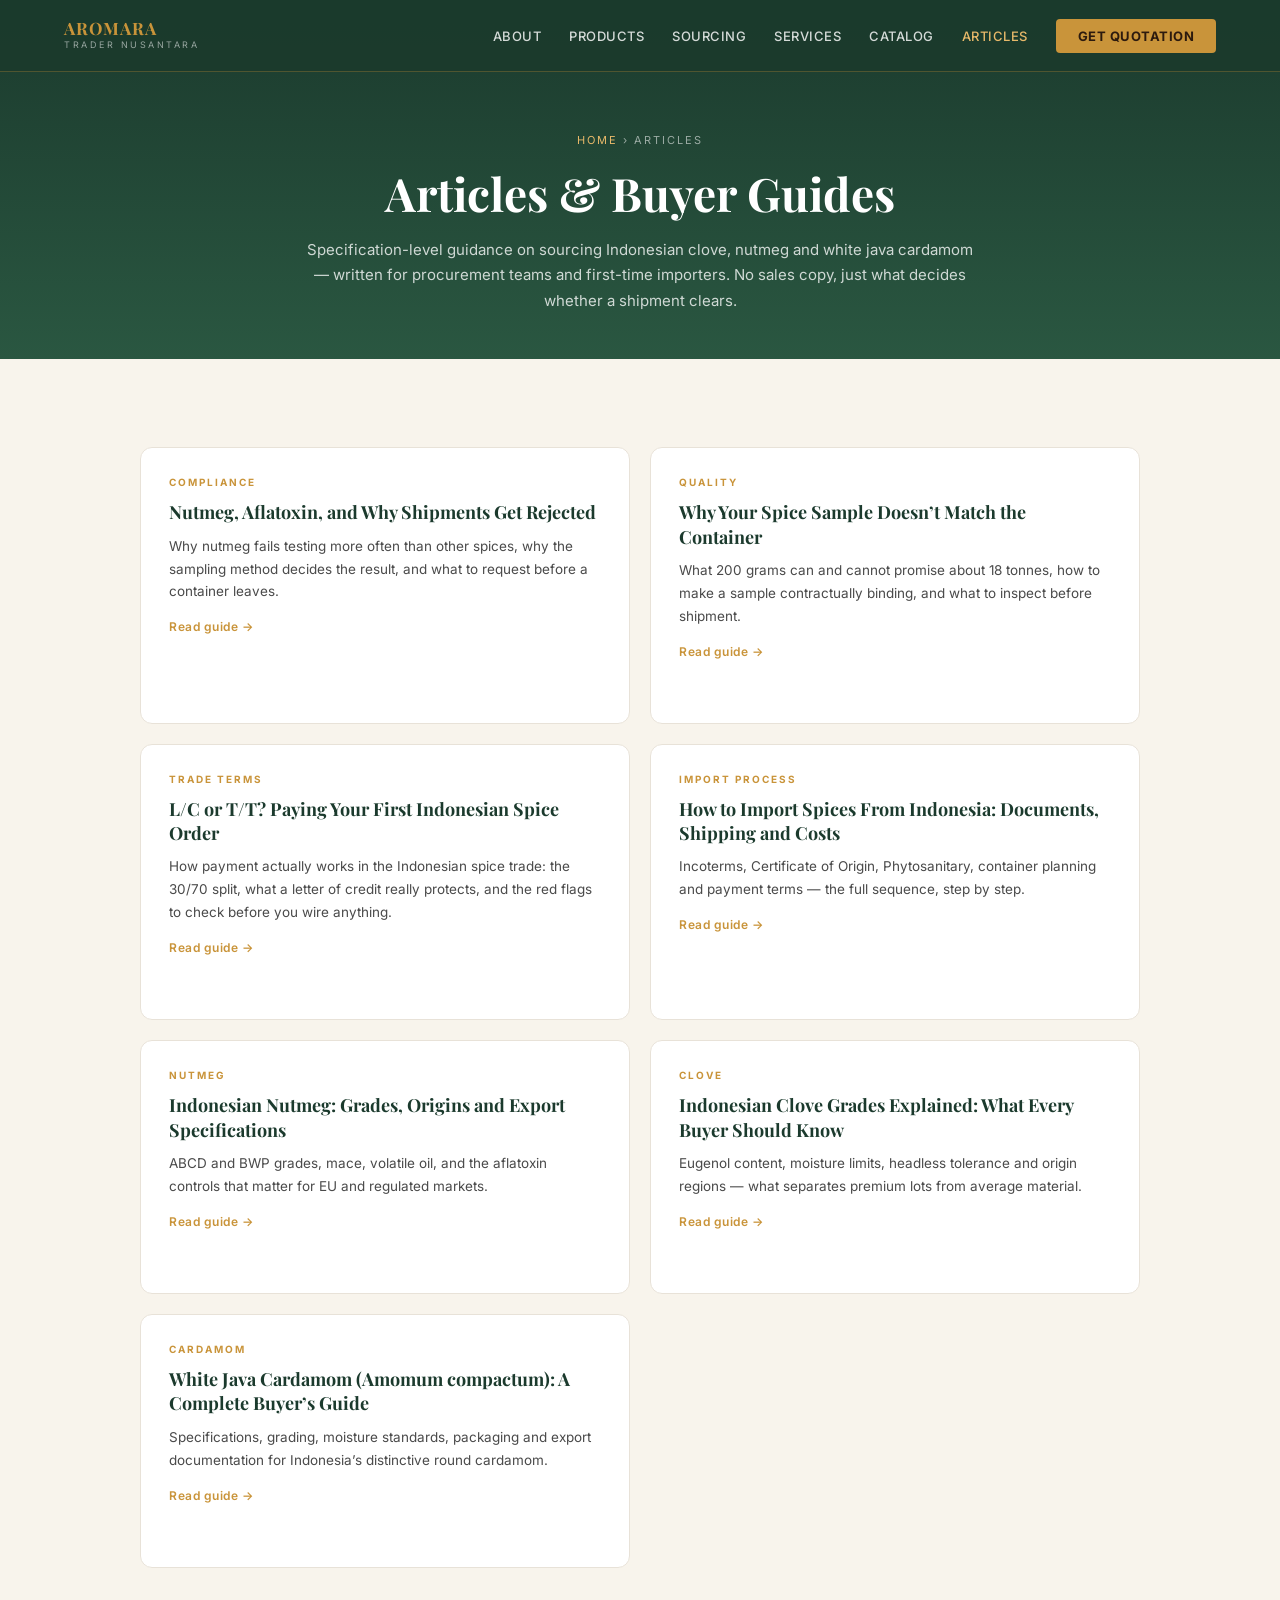
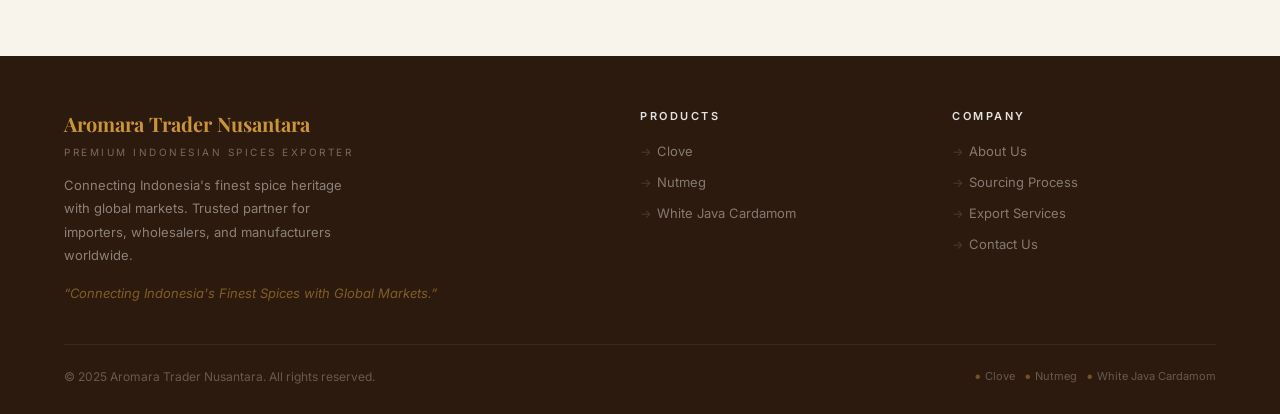
<file: articles.html>
<!DOCTYPE html>
<html class='v2' dir='ltr' lang='en' xmlns='http://www.w3.org/1999/xhtml' xmlns:b='http://www.google.com/2005/gml/b' xmlns:data='http://www.google.com/2005/gml/data' xmlns:expr='http://www.google.com/2005/gml/expr'>
<head>
<meta charset='utf-8'/>
<meta content='width=device-width, initial-scale=1, maximum-scale=5' name='viewport'/>
<meta content='text/html; charset=UTF-8' http-equiv='Content-Type'/>
<!-- Chrome, Firefox OS and Opera -->
<meta name="theme-color" content="#1B3A2D"/>
<!-- Windows Phone -->
<meta name="msapplication-navbutton-color" content="#1B3A2D"/>
<link rel="icon" href="/favicon.ico" sizes="16x16 32x32 48x48" type="image/x-icon">
<link rel="icon" href="/favicon.png" sizes="96x96" type="image/png">
<link rel="apple-touch-icon" href="/apple-touch-icon.png" sizes="180x180">
<link href='https://www.aromaranusantara.com/articles.html' rel='canonical'/>

<!--Can't find substitution for tag [blog.ieCssRetrofitLinks]-->
<meta name="description" content="Specification-level guides on importing Indonesian clove, nutmeg and white java cardamom - grading, payment terms, sampling and export documentation."/>
<meta content='https://www.aromaranusantara.com/articles.html' property='og:url'/>
<meta property="og:title" content="Indonesian Spice Buyer Guides | Aromara Trader Nusantara"/>
<meta property="og:description" content="Specification-level guides on importing Indonesian clove, nutmeg and white java cardamom - grading, payment terms, sampling and export documentation."/>
<title>Indonesian Spice Buyer Guides | Aromara Trader Nusantara</title>
<meta content='index, follow, max-snippet:-1, max-image-preview:large' name='robots'/>
<meta content='Aromara Trader Nusantara' name='author'/>
<meta content='Bali, Indonesia' name='geo.placename'/>
<meta content='ID' name='geo.region'/>
<meta content='9B5CD73E1A10007D68BF4434B691ECF2' name='msvalidate.01'/>
<meta content='website' property='og:type'/>
<meta content='https://www.aromaranusantara.com/assets/img/og-cover.jpg' property='og:image'/>
<meta content='https://www.aromaranusantara.com/assets/img/og-cover.jpg' property='og:image:secure_url'/>
<meta content='1200' property='og:image:width'/>
<meta content='630' property='og:image:height'/>
<meta content='image/jpeg' property='og:image:type'/>
<meta content='Aromara Trader Nusantara - Indonesian spice exporter' property='og:image:alt'/>
<meta content='en_US' property='og:locale'/>
<meta content='https://www.aromaranusantara.com/assets/img/og-cover.jpg' name='twitter:image'/>
<meta content='Aromara Trader Nusantara - Indonesian spice exporter' name='twitter:image:alt'/>
<meta content='Spices Indonesia' property='og:site_name'/>
<meta content='summary_large_image' name='twitter:card'/>
<script type='application/ld+json'>
{
  "@context": "https://schema.org",
  "@graph": [
    {
      "@type": "CollectionPage",
      "@id": "https://www.aromaranusantara.com/articles.html",
      "url": "https://www.aromaranusantara.com/articles.html",
      "name": "Articles & Buyer Guides",
      "description": "Specification-level guides on importing Indonesian clove, nutmeg and white java cardamom - grading, payment terms, sampling and export documentation.",
      "isPartOf": {"@type":"WebSite","url":"https://www.aromaranusantara.com/","name":"Spices Indonesia"},
      "publisher": {"@type":"Organization","name":"Aromara Trader Nusantara","url":"https://www.aromaranusantara.com/"}
    },
    {
      "@type": "BreadcrumbList",
      "itemListElement": [
        {"@type":"ListItem","position":1,"name":"Home","item":"https://www.aromaranusantara.com/"},
        {"@type":"ListItem","position":2,"name":"Articles","item":"https://www.aromaranusantara.com/articles.html"}
      ]
    },
    {
      "@type": "ItemList",
      "name": "Buyer guides for importing Indonesian spices",
      "numberOfItems": 7,
      "itemListElement": [
      {"@type":"ListItem","position":1,"url":"https://www.aromaranusantara.com/2026/09/nutmeg-aflatoxin-rejected-shipments.html","name":"Nutmeg, Aflatoxin, and Why Shipments Get Rejected"},
      {"@type":"ListItem","position":2,"url":"https://www.aromaranusantara.com/2026/09/spice-sample-vs-container.html","name":"Why Your Spice Sample Doesn’t Match the Container"},
      {"@type":"ListItem","position":3,"url":"https://www.aromaranusantara.com/2026/09/paying-your-first-indonesian-spice-order.html","name":"L/C or T/T? Paying Your First Indonesian Spice Order"},
      {"@type":"ListItem","position":4,"url":"https://www.aromaranusantara.com/2026/08/how-to-import-spices-from-indonesia.html","name":"How to Import Spices From Indonesia: Documents, Shipping and Costs"},
      {"@type":"ListItem","position":5,"url":"https://www.aromaranusantara.com/2026/08/indonesian-nutmeg-grades-origins-and.html","name":"Indonesian Nutmeg: Grades, Origins and Export Specifications"},
      {"@type":"ListItem","position":6,"url":"https://www.aromaranusantara.com/2026/08/indonesian-clove-grades-explained-what.html","name":"Indonesian Clove Grades Explained: What Every Buyer Should Know"},
      {"@type":"ListItem","position":7,"url":"https://www.aromaranusantara.com/2026/08/white-java-cardamom-amomum-compactum.html","name":"White Java Cardamom (Amomum compactum): A Complete Buyer’s Guide"}
      ]
    }
  ]
}
</script>
<meta content='True' name='HandheldFriendly'/>
<meta content='320' name='MobileOptimized'/>
<link href='https://fonts.googleapis.com/css2?family=Playfair+Display:wght@400;600;700;800&family=Inter:wght@300;400;500;600&display=swap' rel='stylesheet'/>
<style id='page-skin-1' type='text/css'><!--
*,*::before,*::after{box-sizing:border-box;margin:0;padding:0}
:root{
--green-dark:#1B3A2D;--green-mid:#2A5741;--gold:#C9943A;--gold-light:#E8B96A;
--cream:#F8F4EC;--cream-dark:#EDE8DE;--brown-dark:#2C1A0E;
--white:#FFFFFF;--text-dark:#1A1A1A;--text-mid:#4A4A4A
}
html{scroll-behavior:smooth}
body{font-family:'Inter',sans-serif;color:var(--text-dark);background:var(--white);line-height:1.6;overflow-x:hidden}
h1,h2,h3,h4{font-family:'Playfair Display',serif;line-height:1.2}
.blogger-navbar,#navbar,.navbar,.blog-posts,.post-outer,.blog-pager,.sidebar-container,#sidebar,.footer-outer,.attribution-container,#Attribution1,#header-wrapper,.header-outer{display:none!important}
#outer-wrapper,.outer-wrapper{width:100%!important;max-width:100%!important;padding:0!important;margin:0!important}
#main-wrapper{width:100%!important;max-width:100%!important;float:none!important}
/* NAV */
.arn-nav{position:fixed;top:0;left:0;right:0;z-index:1000;background:rgba(27,58,45,0.97);padding:0 5%;display:flex;align-items:center;justify-content:space-between;height:72px;border-bottom:1px solid rgba(201,148,58,0.3);transition:all 0.3s}
.arn-nav.scrolled{height:60px;background:rgba(27,58,45,1);box-shadow:0 4px 20px rgba(0,0,0,0.3)}
.arn-logo{display:flex;align-items:center;gap:12px;text-decoration:none}
.arn-logo .brand{font-family:'Playfair Display',serif;font-size:17px;font-weight:700;color:var(--gold);letter-spacing:1px;display:block;line-height:1.1}
.arn-logo .sub{font-size:9px;color:rgba(255,255,255,0.55);letter-spacing:2.5px;text-transform:uppercase;display:block}
.arn-menu{display:flex;gap:28px;list-style:none;align-items:center}
.arn-menu a{color:rgba(255,255,255,0.82);text-decoration:none;font-size:13px;font-weight:500;letter-spacing:0.5px;text-transform:uppercase;transition:color 0.2s;position:relative}
.arn-menu a::after{content:'';position:absolute;bottom:-3px;left:0;right:0;height:1px;background:var(--gold);transform:scaleX(0);transition:transform 0.2s}
.arn-menu a:hover{color:var(--gold)}
.arn-menu a:hover::after{transform:scaleX(1)}
.arn-cta-btn{background:var(--gold)!important;color:var(--brown-dark)!important;padding:9px 22px!important;border-radius:4px!important;font-weight:700!important}
.arn-cta-btn::after{display:none!important}
.arn-hamburger{display:none;flex-direction:column;gap:5px;cursor:pointer;padding:5px;background:none;border:none}
.arn-hamburger span{display:block;width:24px;height:2px;background:white;border-radius:2px}
/* HERO */
.arn-hero{min-height:100vh;position:relative;display:flex;align-items:center;overflow:hidden;background:#1B3A2D}
.arn-hero-bg{position:absolute;top:0;left:0;right:0;bottom:0;background-size:cover;background-position:center;background-attachment:scroll}
.arn-hero-overlay{position:absolute;top:0;left:0;right:0;bottom:0;background:linear-gradient(135deg,rgba(27,58,45,0.93) 0%,rgba(27,58,45,0.76) 50%,rgba(44,26,14,0.82) 100%)}
.arn-hero-content{position:relative;z-index:2;max-width:800px;margin:0 auto;padding:120px 5% 80px;text-align:center;width:100%}
.arn-hero-badge{display:inline-flex;align-items:center;gap:8px;background:rgba(201,148,58,0.15);border:1px solid rgba(201,148,58,0.4);color:var(--gold-light);padding:6px 20px;border-radius:30px;font-size:11px;letter-spacing:2.5px;text-transform:uppercase;margin-bottom:28px}
.arn-hero-badge::before{content:'';width:6px;height:6px;border-radius:50%;background:var(--gold);animation:pulse 2s infinite;flex-shrink:0}
@keyframes pulse{0%,100%{opacity:1}50%{opacity:0.3}}
.arn-hero h1{font-size:clamp(30px,5.5vw,66px);color:white;font-weight:800;margin-bottom:24px;text-shadow:0 2px 20px rgba(0,0,0,0.3)}
.arn-hero h1 span{color:var(--gold)}
.arn-hero-desc{font-size:16px;color:rgba(255,255,255,0.8);line-height:1.8;margin-bottom:40px;max-width:640px;margin-left:auto;margin-right:auto}
.arn-hero-tags{display:flex;justify-content:center;gap:16px;flex-wrap:wrap;margin-bottom:44px}
.arn-hero-tags span{font-size:11px;color:rgba(255,255,255,0.65);letter-spacing:2px;text-transform:uppercase;display:flex;align-items:center;gap:7px}
.arn-hero-tags span::before{content:'\25C6';color:var(--gold);font-size:8px}
.arn-hero-btns{display:flex;gap:16px;justify-content:center;flex-wrap:wrap}
.btn-primary{background:var(--gold);color:var(--brown-dark);padding:14px 32px;border-radius:4px;text-decoration:none;font-weight:700;font-size:14px;letter-spacing:0.5px;transition:all 0.3s;display:inline-flex;align-items:center;gap:8px}
.btn-primary:hover{background:var(--gold-light);transform:translateY(-2px);box-shadow:0 8px 28px rgba(201,148,58,0.4)}
.btn-outline{border:1.5px solid rgba(255,255,255,0.45);color:white;padding:14px 32px;border-radius:4px;text-decoration:none;font-weight:500;font-size:14px;transition:all 0.3s}
.btn-outline:hover{border-color:var(--gold);color:var(--gold)}
.arn-scroll-hint{position:absolute;bottom:36px;left:50%;transform:translateX(-50%);z-index:2;display:flex;flex-direction:column;align-items:center;gap:8px;color:rgba(255,255,255,0.4);font-size:10px;letter-spacing:2px;text-transform:uppercase;animation:scrollbounce 2s infinite}
.arn-scroll-hint::after{content:'';width:1px;height:36px;background:linear-gradient(to bottom,rgba(255,255,255,0.4),transparent)}
@keyframes scrollbounce{0%,100%{transform:translateX(-50%) translateY(0)}50%{transform:translateX(-50%) translateY(8px)}}
/* PAGE TEMPLATE */
.arn-page-wrap{padding-top:72px;min-height:80vh;background:#fff}
.arn-page-header{background:linear-gradient(135deg,#0d1f16 0%,var(--green-dark) 100%);padding:64px 5% 48px;text-align:center}
.arn-page-header h1{font-family:'Playfair Display',serif;font-size:clamp(28px,4vw,44px);color:#fff;margin-bottom:12px}
.arn-page-header .arn-page-eyebrow{font-size:11px;font-weight:600;letter-spacing:3px;text-transform:uppercase;color:var(--gold);margin-bottom:16px}
.arn-page-body{max-width:1100px;margin:0 auto;padding:56px 5% 80px}
.arn-page-body img{max-width:100%;height:auto;border-radius:8px;margin:16px 0}
.arn-page-body h1,.arn-page-body h2,.arn-page-body h3{font-family:'Playfair Display',serif;color:var(--green-dark);margin:28px 0 12px}
.arn-page-body p{color:var(--text-mid);line-height:1.9;margin-bottom:16px;font-size:15px}
.arn-page-body table{width:100%;border-collapse:collapse;margin:24px 0}
.arn-page-body th{background:var(--green-dark);color:#fff;padding:12px 16px;font-size:12px;letter-spacing:1px;text-transform:uppercase;text-align:left}
.arn-page-body td{padding:12px 16px;border-bottom:1px solid #eee;font-size:14px;color:var(--text-mid)}
.arn-page-body tr:nth-child(even) td{background:var(--cream)}
.arn-page-body style,#page-header-widget{display:none}
/* ANIMATIONS */
@keyframes fadeUp{from{opacity:0;transform:translateY(40px)}to{opacity:1;transform:translateY(0)}}
@keyframes fadeLeft{from{opacity:0;transform:translateX(-40px)}to{opacity:1;transform:translateX(0)}}
@keyframes fadeRight{from{opacity:0;transform:translateX(40px)}to{opacity:1;transform:translateX(0)}}
@keyframes scaleIn{from{opacity:0;transform:scale(0.88)}to{opacity:1;transform:scale(1)}}
@keyframes countUp{from{opacity:0;transform:translateY(20px)}to{opacity:1;transform:translateY(0)}}
@keyframes goldLine{from{width:0}to{width:36px}}
.arn-animate{opacity:1}
html.arn-js .arn-animate:not(.is-visible){opacity:0}
.arn-animate.is-visible{animation-fill-mode:both;animation-timing-function:cubic-bezier(0.22,1,0.36,1)}
.anim-fade-up.is-visible{animation-name:fadeUp}
.anim-fade-left.is-visible{animation-name:fadeLeft}
.anim-fade-right.is-visible{animation-name:fadeRight}
.anim-scale.is-visible{animation-name:scaleIn}
.anim-d1{animation-duration:0.7s}
.anim-d2{animation-duration:0.85s}
.anim-d3{animation-duration:1s}
.anim-delay-1{animation-delay:0.1s}
.anim-delay-2{animation-delay:0.2s}
.anim-delay-3{animation-delay:0.3s}
.anim-delay-4{animation-delay:0.4s}
.anim-delay-5{animation-delay:0.5s}
.anim-delay-6{animation-delay:0.6s}
.anim-delay-7{animation-delay:0.7s}
.anim-delay-8{animation-delay:0.8s}
.arn-stat .num{transition:opacity 0.4s}
/* STATS */
.arn-stats{background:#fff;padding:48px 5%;border-bottom:1px solid #ede8dc}
.arn-stats-grid{display:grid;grid-template-columns:repeat(4,1fr);gap:0;max-width:1100px;margin:0 auto}
.arn-stat{text-align:center;position:relative;padding:20px 24px;border:1px solid #ede8dc;border-radius:12px;margin:6px;background:#fff;box-shadow:0 2px 12px rgba(0,0,0,0.04)}
.arn-stat::after{display:none}
.arn-stat .num{font-family:'Playfair Display',serif;font-size:40px;font-weight:800;color:var(--green-dark);line-height:1;margin-bottom:6px}
.arn-stat .label{font-size:10px;color:var(--text-mid);letter-spacing:2px;text-transform:uppercase;font-weight:600}
/* SECTIONS */
section{padding:88px 5%}
.section-header{text-align:center;margin-bottom:60px}
.section-eyebrow{font-size:11px;letter-spacing:3px;text-transform:uppercase;color:var(--gold);margin-bottom:14px;display:flex;align-items:center;justify-content:center;gap:14px}
.section-eyebrow::before,.section-eyebrow::after{content:'';height:1px;width:36px;background:var(--gold);opacity:0.5}
.section-title{font-size:clamp(24px,4vw,44px);color:var(--green-dark);margin-bottom:18px}
.section-subtitle{font-size:15px;color:var(--text-mid);max-width:580px;margin:0 auto;line-height:1.75}
/* ABOUT */
.arn-about{background:var(--cream)}
.arn-about-inner{display:grid;grid-template-columns:1fr 1fr;gap:72px;align-items:center;max-width:1200px;margin:0 auto}
.arn-about-img-wrap{position:relative}
.arn-about-img-wrap img{width:100%;height:480px;object-fit:cover;border-radius:6px;display:block}
.arn-about-badge{position:absolute;bottom:-20px;right:-20px;background:var(--gold);color:var(--brown-dark);padding:22px;border-radius:4px;text-align:center;min-width:110px}
.arn-about-badge .big{font-family:'Playfair Display',serif;font-size:36px;font-weight:800;display:block;line-height:1}
.arn-about-badge .sm{font-size:11px;font-weight:700;letter-spacing:1.5px;text-transform:uppercase;display:block;margin-top:4px}
.arn-about-text .section-eyebrow{justify-content:flex-start}
.arn-about-text .section-eyebrow::before{display:none}
.arn-about-text .section-title{text-align:left}
.arn-about-text p{color:var(--text-mid);line-height:1.8;margin-bottom:18px;font-size:15px}
.arn-about-list{list-style:none;margin:24px 0}
.arn-about-list li{display:flex;align-items:center;gap:12px;padding:10px 0;border-bottom:1px solid rgba(0,0,0,0.06);font-size:14px;color:var(--text-dark);font-weight:500}
.arn-about-list li::before{content:'\2713';width:22px;height:22px;min-width:22px;background:var(--green-dark);color:var(--gold);border-radius:50%;display:flex;align-items:center;justify-content:center;font-size:11px;font-weight:700}
/* WHY */
.arn-why{background:white}
.arn-why-grid{display:grid;grid-template-columns:repeat(3,1fr);gap:24px;max-width:1200px;margin:0 auto}
.arn-why-card{padding:36px 28px;border:1px solid rgba(0,0,0,0.07);border-radius:6px;transition:all 0.3s;position:relative;overflow:hidden}
.arn-why-card::before{content:'';position:absolute;bottom:0;left:0;width:100%;height:3px;background:var(--gold);transform:scaleX(0);transform-origin:left;transition:transform 0.3s}
.arn-why-card:hover{transform:translateY(-6px);box-shadow:0 20px 50px rgba(0,0,0,0.08);border-color:transparent}
.arn-why-card:hover::before{transform:scaleX(1)}
.arn-why-icon{width:52px;height:52px;background:var(--cream);border-radius:12px;display:flex;align-items:center;justify-content:center;font-size:22px;margin-bottom:16px}.arn-why-icon svg{width:26px;height:26px;stroke:var(--green-dark)}
.arn-why-card h3{font-size:17px;color:var(--green-dark);margin-bottom:10px}
.arn-why-card p{font-size:14px;color:var(--text-mid);line-height:1.7}
/* PRODUCTS */
.arn-products{background:var(--green-dark);padding:88px 5%}
.arn-products .section-title{color:white}
.arn-products .section-subtitle{color:rgba(255,255,255,0.68)}
.arn-products-grid{display:grid;grid-template-columns:repeat(3,1fr);gap:24px;max-width:1200px;margin:0 auto}
.arn-product-card{background:rgba(255,255,255,0.05);border:1px solid rgba(255,255,255,0.1);border-radius:8px;overflow:hidden;transition:all 0.3s}
.arn-product-card:hover{transform:translateY(-8px);border-color:rgba(201,148,58,0.4);box-shadow:0 30px 60px rgba(0,0,0,0.3)}
.arn-product-img{width:100%;height:250px;object-fit:cover;display:block}
.arn-product-body{padding:24px 20px}
.arn-product-sci{font-size:11px;color:var(--gold);font-style:italic;margin-bottom:5px}
.arn-product-body h3{font-size:21px;color:white;margin-bottom:10px}
.arn-product-body p{font-size:13.5px;color:rgba(255,255,255,0.62);line-height:1.7;margin-bottom:16px}
.arn-product-tags{display:flex;flex-wrap:wrap;gap:6px;margin-bottom:16px}
.arn-product-tags span{font-size:11px;background:rgba(201,148,58,0.13);color:var(--gold-light);border:1px solid rgba(201,148,58,0.22);padding:4px 10px;border-radius:20px}
.arn-product-apps{border-top:1px solid rgba(255,255,255,0.09);padding-top:14px}
.arn-product-apps .al{font-size:10px;color:rgba(255,255,255,0.38);letter-spacing:2px;text-transform:uppercase;margin-bottom:6px}
.arn-product-apps .av{font-size:12px;color:rgba(255,255,255,0.58);line-height:1.6}
.arn-inquiry-bar{max-width:1200px;margin:40px auto 0;background:rgba(201,148,58,0.09);border:1px solid rgba(201,148,58,0.2);border-radius:6px;padding:24px 32px;display:flex;align-items:center;justify-content:space-between;gap:24px}
.arn-inquiry-bar p{color:rgba(255,255,255,0.82);font-size:15px}
.arn-inquiry-bar p strong{color:var(--gold)}
/* SOURCING */
.arn-sourcing{background:var(--cream)}
.arn-sourcing-inner{display:grid;grid-template-columns:1fr 1fr;gap:64px;align-items:center;max-width:1200px;margin:0 auto}
.arn-sourcing-text .section-eyebrow{justify-content:flex-start}
.arn-sourcing-text .section-eyebrow::before{display:none}
.arn-sourcing-text .section-title{text-align:left}
.arn-sourcing-text > p{color:var(--text-mid);font-size:15px;line-height:1.8;margin-bottom:8px}
.arn-steps{display:flex;flex-direction:column;margin-top:28px}
.arn-step{display:flex;gap:18px;padding:16px 0;position:relative}
.arn-step:not(:last-child)::after{content:'';position:absolute;left:15px;top:48px;bottom:0;width:1px;background:rgba(201,148,58,0.2)}
.arn-step-num{width:32px;height:32px;min-width:32px;background:var(--green-dark);color:var(--gold);border-radius:50%;display:flex;align-items:center;justify-content:center;font-size:13px;font-weight:700;font-family:'Playfair Display',serif}
.arn-step h4{font-size:15px;color:var(--green-dark);margin-bottom:3px;font-family:'Inter',sans-serif;font-weight:600}
.arn-step p{font-size:13.5px;color:var(--text-mid);line-height:1.6}
.arn-sourcing-imgs{display:grid;grid-template-columns:1fr 1fr;gap:12px}
.arn-sourcing-imgs img{width:100%;border-radius:5px;object-fit:cover;display:block}
.arn-sourcing-imgs img:first-child{grid-column:1/-1;height:220px}
.arn-sourcing-imgs img:not(:first-child){height:165px}
/* SERVICES */
.arn-services{background:white}
.arn-services-grid{display:grid;grid-template-columns:repeat(3,1fr);gap:20px;max-width:1200px;margin:0 auto}
.arn-svc{display:flex;gap:14px;align-items:flex-start;padding:20px;border:1px solid rgba(0,0,0,0.06);border-radius:6px;transition:all 0.3s}
.arn-svc:hover{border-color:var(--gold);background:var(--cream)}
.arn-svc-icon{font-size:26px;flex-shrink:0;width:36px;height:36px;display:flex;align-items:center;justify-content:center}.arn-svc-icon svg{width:28px;height:28px;stroke:var(--gold);flex-shrink:0}
.arn-svc h4{font-size:14px;color:var(--green-dark);margin-bottom:4px;font-family:'Inter',sans-serif;font-weight:600}
.arn-svc p{font-size:13px;color:var(--text-mid);line-height:1.6}
/* FOUNDERS */
.arn-founders{background:var(--cream);text-align:center}
.arn-founders-grid{display:grid;grid-template-columns:repeat(2,1fr);gap:40px;max-width:800px;margin:0 auto}
.arn-founder-card{background:white;border-radius:16px;overflow:hidden;box-shadow:0 8px 32px rgba(0,0,0,0.07);transition:transform 0.3s,box-shadow 0.3s}
.arn-founder-card:hover{transform:translateY(-6px);box-shadow:0 20px 48px rgba(0,0,0,0.12)}
.arn-founder-img-wrap{position:relative;overflow:hidden}
.arn-founder-img-wrap img{width:100%;height:320px;object-fit:cover;object-position:top;display:block;transition:transform 0.4s}
.arn-founder-card:hover .arn-founder-img-wrap img{transform:scale(1.04)}
.arn-founder-img-wrap::after{content:'';position:absolute;bottom:0;left:0;right:0;height:80px;background:linear-gradient(to top,rgba(27,58,45,0.5),transparent)}
.arn-founder-body{padding:24px 28px 28px}
.arn-founder-role{font-size:10px;font-weight:700;letter-spacing:2.5px;text-transform:uppercase;color:var(--gold);margin-bottom:8px;font-family:'Inter',sans-serif}
.arn-founder-name{font-family:'Playfair Display',serif;font-size:20px;font-weight:700;color:var(--green-dark);line-height:1.3}
.arn-founder-divider{width:36px;height:2px;background:var(--gold);margin:14px auto 0;border-radius:2px}
/* VALUES */
.arn-values{background:linear-gradient(160deg,#0e2119 0%,#1B3A2D 60%,#163024 100%);text-align:center;position:relative;overflow:hidden}
.arn-values::before{content:'';position:absolute;top:-120px;right:-120px;width:420px;height:420px;border-radius:50%;background:radial-gradient(circle,rgba(201,148,58,0.07) 0%,transparent 70%);pointer-events:none}
.arn-values::after{content:'';position:absolute;bottom:-80px;left:-80px;width:320px;height:320px;border-radius:50%;background:radial-gradient(circle,rgba(201,148,58,0.05) 0%,transparent 70%);pointer-events:none}
.arn-values .section-eyebrow{color:var(--gold)}
.arn-values .section-title{color:#fff}
.arn-values .section-subtitle{color:rgba(255,255,255,0.62)}
.arn-values-grid{display:grid;grid-template-columns:repeat(5,1fr);gap:20px;max-width:1140px;margin:0 auto;position:relative;z-index:1}
.arn-value{display:flex;flex-direction:column;align-items:center;gap:0;background:rgba(255,255,255,0.04);border:1px solid rgba(201,148,58,0.18);border-radius:16px;padding:32px 20px 28px;transition:all 0.35s;position:relative;overflow:hidden}
.arn-value::before{content:'';position:absolute;top:0;left:0;right:0;height:2px;background:linear-gradient(90deg,transparent,var(--gold),transparent);transform:scaleX(0);transition:transform 0.35s}
.arn-value:hover{background:rgba(255,255,255,0.08);border-color:rgba(201,148,58,0.45);transform:translateY(-6px);box-shadow:0 24px 48px rgba(0,0,0,0.3)}
.arn-value:hover::before{transform:scaleX(1)}
.arn-value-icon{width:68px;height:68px;background:rgba(201,148,58,0.1);border:1.5px solid rgba(201,148,58,0.25);border-radius:50%;display:flex;align-items:center;justify-content:center;margin-bottom:20px;transition:all 0.35s}
.arn-value:hover .arn-value-icon{background:rgba(201,148,58,0.18);border-color:rgba(201,148,58,0.5)}
.arn-value-icon svg{width:30px;height:30px;stroke:var(--gold);stroke-width:1.6;fill:none;stroke-linecap:round;stroke-linejoin:round}
.arn-value-name{font-family:'Playfair Display',serif;font-size:15px;font-weight:600;color:#fff;letter-spacing:0.3px;margin-bottom:10px}
.arn-value-desc{font-size:12.5px;color:rgba(255,255,255,0.52);line-height:1.7;font-family:'Inter',sans-serif}
/* INSIGHTS */
.arn-insights{background:var(--cream)}
.arn-ins-grid{display:grid;grid-template-columns:repeat(2,1fr);gap:20px;max-width:1000px;margin:0 auto}
.arn-ins-card{background:#fff;border:1px solid #e8e2d8;border-radius:12px;padding:26px 28px;text-decoration:none;display:block;transition:all .3s;position:relative;overflow:hidden}
.arn-ins-card::before{content:'';position:absolute;top:0;left:0;width:3px;height:100%;background:var(--gold);transform:scaleY(0);transform-origin:top;transition:transform .3s}
.arn-ins-card:hover{transform:translateY(-4px);box-shadow:0 16px 40px rgba(0,0,0,.08);border-color:transparent}
.arn-ins-card:hover::before{transform:scaleY(1)}
.arn-ins-tag{font-size:10px;font-weight:700;letter-spacing:2px;text-transform:uppercase;color:var(--gold);margin-bottom:10px}
.arn-ins-card h3{font-family:'Playfair Display',serif;font-size:18px;color:var(--green-dark);line-height:1.35;margin-bottom:10px}
.arn-ins-card p{font-size:13.5px;color:var(--text-mid);line-height:1.7}
.arn-ins-more{display:inline-flex;align-items:center;gap:6px;margin-top:14px;font-size:12px;font-weight:600;color:var(--gold);letter-spacing:.5px}
@media(max-width:768px){.arn-ins-grid{grid-template-columns:1fr}}
/* CONTACT */
.arn-contact{background:var(--green-dark);border-top:3px solid var(--gold)}
.arn-contact .section-title{color:white}
.arn-contact .section-subtitle{color:rgba(255,255,255,0.68)}
.arn-contact-inner{display:grid;grid-template-columns:1fr 1fr;gap:64px;max-width:1100px;margin:0 auto}
.arn-cinfo{display:flex;flex-direction:column;gap:22px}
.arn-citem{display:flex;gap:14px;align-items:flex-start}
.arn-citem-icon{width:44px;height:44px;min-width:44px;background:rgba(201,148,58,0.13);border:1px solid rgba(201,148,58,0.22);border-radius:8px;display:flex;align-items:center;justify-content:center;font-size:18px}.arn-citem-icon svg{width:20px;height:20px;stroke:var(--gold)}
.arn-citem h4{font-size:10px;color:var(--gold);letter-spacing:2px;text-transform:uppercase;margin-bottom:4px;font-family:'Inter',sans-serif;font-weight:600}
.arn-citem p,.arn-citem a{color:rgba(255,255,255,0.78);font-size:15px;text-decoration:none}
.arn-citem a:hover{color:var(--gold)}
.arn-cdivider{height:1px;background:rgba(255,255,255,0.07);margin:4px 0}
.arn-cnote{background:rgba(201,148,58,0.09);border:1px solid rgba(201,148,58,0.18);border-radius:6px;padding:20px;font-size:13.5px;color:rgba(255,255,255,0.68);line-height:1.75}
.arn-cnote strong{color:var(--gold-light)}
.arn-form{display:flex;flex-direction:column;gap:12px}
.arn-form-row{display:grid;grid-template-columns:1fr 1fr;gap:12px}
.arn-form input,.arn-form select,.arn-form textarea{width:100%;background:rgba(255,255,255,0.07);border:1px solid rgba(255,255,255,0.12);color:white;padding:13px 15px;border-radius:4px;font-family:'Inter',sans-serif;font-size:14px;transition:border 0.2s;outline:none;-webkit-appearance:none;appearance:none}
.arn-form input::placeholder,.arn-form textarea::placeholder{color:rgba(255,255,255,0.32)}
.arn-form input:focus,.arn-form select:focus,.arn-form textarea:focus{border-color:var(--gold);background:rgba(255,255,255,0.09)}
.arn-form select option{background:var(--green-dark);color:white}
.arn-form textarea{min-height:110px;resize:vertical}
.arn-form-btn{background:var(--gold);color:var(--brown-dark);padding:15px;border:none;border-radius:4px;font-family:'Inter',sans-serif;font-size:14px;font-weight:700;cursor:pointer;letter-spacing:0.5px;transition:all 0.3s;width:100%;-webkit-appearance:none}
.arn-form-btn:hover{background:var(--gold-light)}
/* FOOTER */
.arn-footer{background:var(--brown-dark);padding:52px 5% 28px}
.arn-footer-top{display:grid;grid-template-columns:2fr 1fr 1fr;gap:48px;padding-bottom:40px;border-bottom:1px solid rgba(255,255,255,0.07);max-width:1200px;margin:0 auto}
.arn-fbrand .name{font-family:'Playfair Display',serif;font-size:20px;color:var(--gold);font-weight:700;margin-bottom:4px}
.arn-fbrand .sub{font-size:10px;color:rgba(255,255,255,0.35);letter-spacing:2.5px;text-transform:uppercase;margin-bottom:14px}
.arn-fbrand p{font-size:13px;color:rgba(255,255,255,0.45);line-height:1.8;max-width:280px}
.arn-fbrand .quote{margin-top:16px;font-style:italic;font-size:13px;color:rgba(201,148,58,0.55)}
.arn-fcol h5{font-size:11px;color:rgba(255,255,255,0.88);font-weight:600;letter-spacing:2.5px;text-transform:uppercase;margin-bottom:16px;font-family:'Inter',sans-serif}
.arn-fcol ul{list-style:none;display:flex;flex-direction:column;gap:10px}
.arn-fcol ul li a{color:rgba(255,255,255,0.42);text-decoration:none;font-size:13px;transition:color 0.2s;display:flex;align-items:center;gap:6px}
.arn-fcol ul li a::before{content:'\2192';font-size:12px;opacity:0.35}
.arn-fcol ul li a:hover{color:var(--gold)}
.arn-footer-bottom{max-width:1200px;margin:22px auto 0;display:flex;justify-content:space-between;align-items:center;gap:16px;flex-wrap:wrap}
.arn-footer-bottom p{font-size:12px;color:rgba(255,255,255,0.28)}
.arn-spices{display:flex;gap:10px;flex-wrap:wrap}
.arn-spices span{font-size:11px;color:rgba(255,255,255,0.28);display:flex;align-items:center;gap:5px}
.arn-spices span::before{content:'\25CF';color:var(--gold);font-size:6px;opacity:0.45}
/* RESPONSIVE TABLET */
@media(max-width:1024px){
.arn-stats-grid{grid-template-columns:repeat(2,1fr)}
.arn-about-inner,.arn-sourcing-inner,.arn-contact-inner{grid-template-columns:1fr;gap:40px}
.arn-about-badge{bottom:16px;right:16px}
.arn-why-grid,.arn-products-grid,.arn-services-grid{grid-template-columns:repeat(2,1fr)}
.arn-values-grid{grid-template-columns:repeat(3,1fr)}
.arn-footer-top{grid-template-columns:1fr 1fr}
.arn-about-img-wrap img{height:350px}
}
/* RESPONSIVE HP */
@media(max-width:768px){
section{padding:60px 5%}
.arn-stats{padding:36px 5%}
.arn-nav{height:64px;padding:0 4%}
.arn-menu{display:none}
.arn-hamburger{display:flex}
.arn-hero-content{padding:100px 4% 70px}
.arn-why-grid,.arn-services-grid,.arn-products-grid{grid-template-columns:1fr}
.arn-stats-grid{grid-template-columns:repeat(2,1fr);gap:20px}
.arn-stat .num{font-size:34px}
.arn-form-row{grid-template-columns:1fr}
.arn-footer-top{grid-template-columns:1fr;gap:24px}
.arn-inquiry-bar{flex-direction:column;text-align:center}
.arn-about-img-wrap img{height:280px}
.arn-sourcing-imgs img:first-child{height:180px}
.arn-sourcing-imgs img:not(:first-child){height:140px}
.arn-founders-grid{grid-template-columns:repeat(2,1fr);gap:16px;max-width:100%}
.arn-founder-img-wrap img{height:200px}
.arn-founder-body{padding:16px 14px 18px}
.arn-founder-name{font-size:14px}
.arn-values-grid{display:grid;grid-template-columns:repeat(2,1fr);gap:16px;overflow:hidden;position:relative}
.arn-value{scroll-snap-align:start;transition:opacity 0.4s,transform 0.4s}
.arn-value.val-hidden{opacity:0;pointer-events:none;position:absolute;visibility:hidden}
.arn-contact-inner{grid-template-columns:1fr}
.arn-footer-top{grid-template-columns:1fr}
}
/* RESPONSIVE HP KECIL */
@media(max-width:480px){
.arn-hero-btns{flex-direction:column;align-items:center}
.arn-hero-btns a{width:100%;text-align:center;justify-content:center}
.arn-hero-tags{gap:10px}
.arn-stats-grid{grid-template-columns:1fr 1fr}
.arn-footer-bottom{flex-direction:column;text-align:center}
}
/* ===== PRODUCT CATALOG PAGE ===== */
.cat-wrap{
--green:#1B3A2D;--green-light:#2a5040;--gold:#C9943A;--gold-light:#E8B96A;
--cream:#F8F4EC;--cream-dark:#EDE8DC;--brown:#2C1A0E;--text:#3a3a3a;--text-mid:#666;
}
.cat-wrap{font-family:'Inter',sans-serif;color:var(--text);background:#fff;max-width:1100px;margin:0 auto;padding:0 20px 80px}
/* HERO HEADER */
.cat-hero{background:linear-gradient(135deg,#0d1f16 0%,var(--green) 60%,#2a4a38 100%);padding:64px 48px;border-radius:16px;margin:32px 0 56px;text-align:center;position:relative;overflow:hidden}
.cat-hero::before{content:'';position:absolute;top:-80px;right:-80px;width:360px;height:360px;border-radius:50%;background:radial-gradient(circle,rgba(201,148,58,0.12) 0%,transparent 70%);pointer-events:none}
.cat-hero::after{content:'';position:absolute;bottom:-60px;left:-60px;width:280px;height:280px;border-radius:50%;background:radial-gradient(circle,rgba(201,148,58,0.08) 0%,transparent 70%);pointer-events:none}
.cat-hero-eyebrow{font-size:11px;font-weight:600;letter-spacing:3px;text-transform:uppercase;color:var(--gold);margin-bottom:16px}
.cat-hero h2{font-family:'Playfair Display',serif;font-size:48px;font-weight:800;color:#fff;line-height:1.2;margin-bottom:16px}
.cat-hero h2 span{color:var(--gold)}
.cat-hero-sub{font-size:16px;color:rgba(255,255,255,0.65);max-width:560px;margin:0 auto 32px;line-height:1.7}
.cat-hero-meta{display:flex;justify-content:center;gap:32px;flex-wrap:wrap}
.cat-hero-meta-item{display:flex;flex-direction:column;align-items:center;gap:4px}
.cat-hero-meta-item .val{font-family:'Playfair Display',serif;font-size:26px;font-weight:700;color:var(--gold)}
.cat-hero-meta-item .lbl{font-size:11px;color:rgba(255,255,255,0.5);letter-spacing:1.5px;text-transform:uppercase}
/* SECTION LABEL */
.cat-section-label{display:flex;align-items:center;gap:12px;margin-bottom:40px}
.cat-section-label::before,.cat-section-label::after{content:'';flex:1;height:1px;background:var(--cream-dark)}
.cat-section-label span{font-size:11px;font-weight:700;letter-spacing:3px;text-transform:uppercase;color:var(--gold);white-space:nowrap}
/* PRODUCT CARD */
.cat-product{background:#fff;border:1px solid #e8e2d8;border-radius:16px;overflow:hidden;margin-bottom:40px;box-shadow:0 4px 24px rgba(0,0,0,0.06)}
.cat-product-inner{display:grid;grid-template-columns:340px 1fr;min-height:380px}
.cat-product-inner.reverse{direction:rtl}
.cat-product-inner.reverse > *{direction:ltr}
.cat-product-img-wrap{position:relative;overflow:hidden;background:var(--cream)}
.cat-product-img-wrap img{width:100%;height:100%;object-fit:cover;display:block;min-height:340px}
.cat-product-badge{position:absolute;top:20px;left:20px;background:var(--gold);color:var(--brown);font-size:10px;font-weight:700;letter-spacing:2px;text-transform:uppercase;padding:6px 14px;border-radius:20px}
.cat-product-num{position:absolute;bottom:20px;right:20px;font-family:'Playfair Display',serif;font-size:64px;font-weight:800;color:rgba(255,255,255,0.15);line-height:1}
.cat-product-body{padding:40px 44px;display:flex;flex-direction:column;justify-content:space-between}
.cat-product-sci{font-size:12px;color:var(--gold);font-style:italic;letter-spacing:0.5px;margin-bottom:8px}
.cat-product-name{font-family:'Playfair Display',serif;font-size:32px;font-weight:700;color:var(--green);margin-bottom:6px;line-height:1.2}
.cat-product-origin{font-size:12px;color:var(--text-mid);letter-spacing:1px;text-transform:uppercase;margin-bottom:16px;display:flex;align-items:center;gap:6px}
.cat-product-origin::before{content:'';width:20px;height:1px;background:var(--gold)}
.cat-product-desc{font-size:14px;color:var(--text-mid);line-height:1.8;margin-bottom:24px}
.cat-spec-grid{display:grid;grid-template-columns:repeat(2,1fr);gap:10px;margin-bottom:24px}
.cat-spec{background:var(--cream);border-radius:8px;padding:12px 16px}
.cat-spec-label{font-size:10px;font-weight:600;color:var(--gold);letter-spacing:1.5px;text-transform:uppercase;margin-bottom:4px}
.cat-spec-val{font-size:13px;font-weight:600;color:var(--green);font-family:'Inter',sans-serif}
.cat-product-tags{display:flex;flex-wrap:wrap;gap:6px;margin-bottom:20px}
.cat-product-tags span{font-size:11px;color:var(--green);border:1px solid rgba(27,58,45,0.2);padding:4px 12px;border-radius:20px;font-weight:500}
.cat-product-apps{font-size:12px;color:var(--text-mid);line-height:1.6}
.cat-product-apps strong{color:var(--green);display:block;margin-bottom:3px;font-size:10px;letter-spacing:1px;text-transform:uppercase}
/* SPECS TABLE */
.cat-specs-section{background:var(--cream);border-radius:16px;padding:40px;margin-bottom:40px}
.cat-specs-section h3{font-family:'Playfair Display',serif;font-size:22px;color:var(--green);margin-bottom:24px;text-align:center}
.cat-specs-table{width:100%;border-collapse:collapse}
.cat-specs-table thead th{background:var(--green);color:#fff;font-size:11px;font-weight:600;letter-spacing:1.5px;text-transform:uppercase;padding:14px 20px;text-align:left}
.cat-specs-table thead th:first-child{border-radius:8px 0 0 0}
.cat-specs-table thead th:last-child{border-radius:0 8px 0 0}
.cat-specs-table tbody tr{border-bottom:1px solid rgba(0,0,0,0.06)}
.cat-specs-table tbody tr:last-child{border-bottom:none}
.cat-specs-table tbody tr:nth-child(even){background:rgba(255,255,255,0.6)}
.cat-specs-table td{padding:14px 20px;font-size:13px;color:var(--text)}
.cat-specs-table td:first-child{font-weight:600;color:var(--green);width:200px}
.cat-specs-table .check{color:var(--gold);font-weight:700}
/* CERTIFICATIONS */
.cat-certs{display:grid;grid-template-columns:repeat(4,1fr);gap:20px;margin-bottom:48px}
.cat-cert{background:#fff;border:1px solid #e8e2d8;border-radius:12px;padding:24px 20px;text-align:center;box-shadow:0 2px 12px rgba(0,0,0,0.04)}
.cat-cert-icon{width:48px;height:48px;background:rgba(201,148,58,0.1);border-radius:50%;display:flex;align-items:center;justify-content:center;margin:0 auto 12px}
.cat-cert-icon svg{width:24px;height:24px;stroke:var(--gold);stroke-width:1.6;fill:none;stroke-linecap:round;stroke-linejoin:round}
.cat-cert-name{font-size:13px;font-weight:700;color:var(--green);margin-bottom:4px}
.cat-cert-desc{font-size:11px;color:var(--text-mid);line-height:1.5}
/* ORDERING */
.cat-order{background:linear-gradient(135deg,var(--green) 0%,#2a4a38 100%);border-radius:16px;padding:48px;display:grid;grid-template-columns:1fr 1fr;gap:48px;align-items:center;margin-bottom:40px}
.cat-order h3{font-family:'Playfair Display',serif;font-size:28px;color:#fff;margin-bottom:12px}
.cat-order p{font-size:14px;color:rgba(255,255,255,0.65);line-height:1.8;margin-bottom:24px}
.cat-order-steps{display:flex;flex-direction:column;gap:16px}
.cat-order-step{display:flex;gap:16px;align-items:flex-start}
.cat-order-step-num{width:32px;height:32px;min-width:32px;background:var(--gold);color:var(--brown);border-radius:50%;display:flex;align-items:center;justify-content:center;font-size:13px;font-weight:700;font-family:'Playfair Display',serif}
.cat-order-step-text h4{font-size:13px;font-weight:600;color:#fff;margin-bottom:2px}
.cat-order-step-text p{font-size:12px;color:rgba(255,255,255,0.55);line-height:1.5}
.cat-contact-box{background:rgba(255,255,255,0.06);border:1px solid rgba(201,148,58,0.25);border-radius:12px;padding:28px}
.cat-contact-box h4{font-family:'Playfair Display',serif;font-size:18px;color:var(--gold);margin-bottom:20px}
.cat-contact-item{display:flex;gap:12px;align-items:flex-start;margin-bottom:16px}
.cat-contact-item:last-child{margin-bottom:0}
.cat-contact-icon{width:36px;height:36px;min-width:36px;background:rgba(201,148,58,0.12);border-radius:8px;display:flex;align-items:center;justify-content:center}
.cat-contact-icon svg{width:16px;height:16px;stroke:var(--gold);stroke-width:1.8;fill:none;stroke-linecap:round;stroke-linejoin:round}
.cat-contact-item-label{font-size:10px;font-weight:600;letter-spacing:1.5px;text-transform:uppercase;color:rgba(255,255,255,0.4);margin-bottom:2px}
.cat-contact-item-val{font-size:13px;color:rgba(255,255,255,0.85);font-weight:500}
/* FOOTER */
.cat-footer{text-align:center;padding:32px;background:var(--cream);border-radius:12px}
.cat-footer-brand{font-family:'Playfair Display',serif;font-size:20px;font-weight:700;color:var(--green);margin-bottom:4px}
.cat-footer-brand span{color:var(--gold)}
.cat-footer-tagline{font-size:12px;color:var(--text-mid);letter-spacing:2px;text-transform:uppercase;margin-bottom:16px}
.cat-footer-note{font-size:11px;color:var(--text-mid);line-height:1.7}
/* RESPONSIVE */
@media(max-width:768px){
.cat-hero{padding:40px 24px}
.cat-hero h2{font-size:30px}
.cat-hero-meta{gap:20px}
.cat-product-inner,.cat-product-inner.reverse{grid-template-columns:1fr;direction:ltr}
.cat-product-img-wrap img{min-height:240px;height:240px}
.cat-product-body{padding:24px}
.cat-product-name{font-size:24px}
.cat-spec-grid{grid-template-columns:repeat(2,1fr)}
.cat-specs-section{padding:24px 16px}
.cat-specs-table td,.cat-specs-table th{padding:10px 12px;font-size:12px}
.cat-certs{grid-template-columns:repeat(2,1fr)}
.cat-order{grid-template-columns:1fr;padding:28px 24px;gap:28px}
.cat-wrap{padding:0 12px 48px}
}

-->
/* perbaikan luber horizontal di mobile: tabel spesifikasi menggulir di dalam kotaknya */
.cat-specs-scroll{width:100%;max-width:100%;overflow-x:auto;-webkit-overflow-scrolling:touch}
.cat-specs-scroll .cat-specs-table{min-width:420px}
@media(max-width:768px){
  .cat-specs-table{font-size:.82rem}
  .cat-specs-scroll{margin-inline:0}
}
html,body{max-width:100%;overflow-x:hidden}
</style>
<script>/*<![CDATA[*/
/* Gerbang animasi. Kelas arn-js hanya dipasang bila peramban benar-benar sanggup
   menjalankan reveal-on-scroll. Kalau tidak, CSS di atas membiarkan semua konten
   terlihat - jadi teks tidak pernah tersangkut opacity:0 bagi perayap mesin
   pencari, tab tersembunyi, pengguna tanpa JS, atau yang meminta kurangi gerak. */
(function(){try{
  if(!('IntersectionObserver' in window)) return;
  if(document.visibilityState !== 'visible') return;
  if(window.matchMedia && window.matchMedia('(prefers-reduced-motion: reduce)').matches) return;
  document.documentElement.className += ' arn-js';
}catch(e){}})();
/*]]>*/</script>
<style>
.arn-page-head{padding:132px 5% 46px;background:linear-gradient(180deg,var(--green-dark) 0%,var(--green-mid) 100%);color:#fff;text-align:center}
.arn-page-head .arn-crumb{font-size:11px;letter-spacing:2px;text-transform:uppercase;color:rgba(255,255,255,0.55);margin-bottom:16px}
.arn-page-head .arn-crumb a{color:var(--gold-light);text-decoration:none}
.arn-page-head .arn-crumb a:hover{text-decoration:underline}
.arn-page-head h1{font-size:clamp(30px,4.4vw,46px);margin:0 0 16px;color:#fff}
.arn-page-head p{max-width:680px;margin:0 auto;color:rgba(255,255,255,0.78);line-height:1.7;font-size:15px}
.arn-ins-date{font-size:11px;letter-spacing:1.4px;text-transform:uppercase;color:rgba(255,255,255,0.42);margin-top:16px}
.arn-nav-aktif{color:var(--gold-light) !important}
@media (max-width:768px){.arn-page-head{padding:104px 4% 38px}}
</style>
<meta name="twitter:title" content="Indonesian Spice Buyer Guides | Aromara Trader Nusantara"/>
<meta name="twitter:description" content="Specification-level guides on importing Indonesian clove, nutmeg and white java cardamom - grading, payment terms, sampling and export documentation."/>
</head>
<body>
<nav class='arn-nav' id='arnNav'>
<a class='arn-logo' href='/'>
<div>
<span class='brand'>AROMARA</span>
<span class='sub'>Trader Nusantara</span>
</div>
</a>
<ul class='arn-menu' id='arnMenu'>
<li><a href='/#about'>About</a></li>
<li><a href='/#products'>Products</a></li>
<li><a href='/#sourcing'>Sourcing</a></li>
<li><a href='/#services'>Services</a></li>
<li><a href='/#catalog'>Catalog</a></li>
<li><a class='arn-nav-aktif' href='/articles.html'>Articles</a></li>
<li><a class='arn-cta-btn' href='/#contact'>Get Quotation</a></li>
</ul>
<button aria-label='Menu' class='arn-hamburger' id='arnHamburger'>
<span></span>
<span></span>
<span></span>
</button>
</nav>
<main class='arn-page-head'>
<div class='arn-crumb'><a href='/'>Home</a> &#8250; Articles</div>
<h1>Articles &amp; Buyer Guides</h1>
<p>Specification-level guidance on sourcing Indonesian clove, nutmeg and white java cardamom &#8212; written for procurement teams and first-time importers. No sales copy, just what decides whether a shipment clears.</p>
</main>
<section class='arn-insights'>
<div class='arn-ins-grid'>
<a class='arn-ins-card' href='/2026/09/nutmeg-aflatoxin-rejected-shipments.html'>
<div class='arn-ins-tag'>Compliance</div>
<h3>Nutmeg, Aflatoxin, and Why Shipments Get Rejected</h3>
<p>Why nutmeg fails testing more often than other spices, why the sampling method decides the result, and what to request before a container leaves.</p>
<span class='arn-ins-more'>Read guide &#8594;</span>
<div class='arn-ins-date'><time datetime='2026-09-07'>7 September 2026</time></div>
</a>
<a class='arn-ins-card' href='/2026/09/spice-sample-vs-container.html'>
<div class='arn-ins-tag'>Quality</div>
<h3>Why Your Spice Sample Doesn&#8217;t Match the Container</h3>
<p>What 200 grams can and cannot promise about 18 tonnes, how to make a sample contractually binding, and what to inspect before shipment.</p>
<span class='arn-ins-more'>Read guide &#8594;</span>
<div class='arn-ins-date'><time datetime='2026-09-07'>7 September 2026</time></div>
</a>
<a class='arn-ins-card' href='/2026/09/paying-your-first-indonesian-spice-order.html'>
<div class='arn-ins-tag'>Trade Terms</div>
<h3>L/C or T/T? Paying Your First Indonesian Spice Order</h3>
<p>How payment actually works in the Indonesian spice trade: the 30/70 split, what a letter of credit really protects, and the red flags to check before you wire anything.</p>
<span class='arn-ins-more'>Read guide &#8594;</span>
<div class='arn-ins-date'><time datetime='2026-09-04'>4 September 2026</time></div>
</a>
<a class='arn-ins-card' href='/2026/08/how-to-import-spices-from-indonesia.html'>
<div class='arn-ins-tag'>Import Process</div>
<h3>How to Import Spices From Indonesia: Documents, Shipping and Costs</h3>
<p>Incoterms, Certificate of Origin, Phytosanitary, container planning and payment terms &#8212; the full sequence, step by step.</p>
<span class='arn-ins-more'>Read guide &#8594;</span>
<div class='arn-ins-date'><time datetime='2026-08-18'>18 August 2026</time></div>
</a>
<a class='arn-ins-card' href='/2026/08/indonesian-nutmeg-grades-origins-and.html'>
<div class='arn-ins-tag'>Nutmeg</div>
<h3>Indonesian Nutmeg: Grades, Origins and Export Specifications</h3>
<p>ABCD and BWP grades, mace, volatile oil, and the aflatoxin controls that matter for EU and regulated markets.</p>
<span class='arn-ins-more'>Read guide &#8594;</span>
<div class='arn-ins-date'><time datetime='2026-08-18'>18 August 2026</time></div>
</a>
<a class='arn-ins-card' href='/2026/08/indonesian-clove-grades-explained-what.html'>
<div class='arn-ins-tag'>Clove</div>
<h3>Indonesian Clove Grades Explained: What Every Buyer Should Know</h3>
<p>Eugenol content, moisture limits, headless tolerance and origin regions &#8212; what separates premium lots from average material.</p>
<span class='arn-ins-more'>Read guide &#8594;</span>
<div class='arn-ins-date'><time datetime='2026-08-17'>17 August 2026</time></div>
</a>
<a class='arn-ins-card' href='/2026/08/white-java-cardamom-amomum-compactum.html'>
<div class='arn-ins-tag'>Cardamom</div>
<h3>White Java Cardamom (Amomum compactum): A Complete Buyer&#8217;s Guide</h3>
<p>Specifications, grading, moisture standards, packaging and export documentation for Indonesia&#8217;s distinctive round cardamom.</p>
<span class='arn-ins-more'>Read guide &#8594;</span>
<div class='arn-ins-date'><time datetime='2026-08-17'>17 August 2026</time></div>
</a>
</div>
</section>
<footer class='arn-footer'>
<div class='arn-footer-top'>
<div class='arn-fbrand'>
<div class='name'>Aromara Trader Nusantara</div>
<div class='sub'>Premium Indonesian Spices Exporter</div>
<p>Connecting Indonesia's finest spice heritage with global markets. Trusted partner for importers, wholesalers, and manufacturers worldwide.</p>
<div class='quote'>&#8220;Connecting Indonesia's Finest Spices with Global Markets.&#8221;</div>
</div>
<div class='arn-fcol'>
<h5>Products</h5>
<ul>
<li><a href='/products/indonesian-cloves.html'>Clove</a></li>
<li><a href='/products/indonesian-nutmeg.html'>Nutmeg</a></li>
<li><a href='/products/white-java-cardamom.html'>White Java Cardamom</a></li>
</ul>
</div>
<div class='arn-fcol'>
<h5>Company</h5>
<ul>
<li><a href='/#about'>About Us</a></li>
<li><a href='/#sourcing'>Sourcing Process</a></li>
<li><a href='/#services'>Export Services</a></li>
<li><a href='/#contact'>Contact Us</a></li>
</ul>
</div>
</div>
<div class='arn-footer-bottom'>
<p>&#169; 2025 Aromara Trader Nusantara. All rights reserved.</p>
<div class='arn-spices'>
<span>Clove</span>
<span>Nutmeg</span>
<span>White Java Cardamom</span>
</div>
</div>
</footer>
<script>
//<![CDATA[
(function(){
  var nav = document.getElementById('arnNav');
  var hb = document.getElementById('arnHamburger');
  var mn = document.getElementById('arnMenu');
  var menuOpen = false;

  if(nav){
    window.addEventListener('scroll', function(){
      nav.classList[window.scrollY > 50 ? 'add' : 'remove']('scrolled');
    });
  }

  document.querySelectorAll('a[href^="#"]').forEach(function(a){
    a.addEventListener('click', function(e){
      var href = this.getAttribute('href');
      var target = document.querySelector(href);
      if(target){
        e.preventDefault();
        if(menuOpen){ closeMenu(); }
        setTimeout(function(){
          target.scrollIntoView({behavior:'smooth', block:'start'});
        }, 50);
      }
    });
  });

  function openMenu(){
    menuOpen = true;
    mn.style.cssText = 'display:flex;flex-direction:column;position:fixed;top:64px;left:0;right:0;background:rgba(27,58,45,0.98);padding:24px 5%;gap:18px;z-index:999;';
  }
  function closeMenu(){
    menuOpen = false;
    mn.style.cssText = '';
    if(window.innerWidth > 768){ mn.style.display = ''; }
  }

  if(hb){
    hb.addEventListener('click', function(){
      menuOpen ? closeMenu() : openMenu();
    });
  }

  window.addEventListener('resize', function(){
    if(window.innerWidth > 768){ closeMenu(); }
  });

  /* Jaring pengaman terarah. Membuka elemen yang sudah cukup masuk layar tetapi
     belum dibuka IntersectionObserver - entah karena callback-nya tertunda, atau
     karena elemennya lebih tinggi daripada viewport sehingga ambang 12% tidak
     akan pernah tercapai. Menempel pada gulir, jadi tidak pernah kedaluwarsa
     seperti timer sekali jalan. Syaratnya sengaja disamakan dengan pengamat
     supaya titik pemicunya tidak bergeser. Animasi tidak pernah dimatikan. */
  var antre = false;
  function bukaYangSudahDiLayar(){
    antre = false;
    var vh = window.innerHeight;
    var sisa = document.querySelectorAll('.arn-animate:not(.is-visible)');
    for (var i = 0; i < sisa.length; i++) {
      var r = sisa[i].getBoundingClientRect();
      var tampak = Math.min(r.bottom, vh) - Math.max(r.top, 0);
      if (tampak <= 0) continue;
      var rasio = r.height ? tampak / r.height : 0;
      if (rasio >= 0.12 || tampak >= vh * 0.5) sisa[i].classList.add('is-visible');
    }
  }
  function jadwalkan(){
    if (antre) return;
    antre = true;
    /* sengaja setTimeout, bukan requestAnimationFrame: rAF berhenti total di tab
       tersembunyi, sedangkan jaring ini justru harus tetap bisa jalan di sana */
    setTimeout(bukaYangSudahDiLayar, 0);
  }
  window.addEventListener('scroll', jadwalkan, {passive: true});
  window.addEventListener('resize', jadwalkan, {passive: true});
  setTimeout(bukaYangSudahDiLayar, 3000);
})();
//]]>
</script>
<script>
//<![CDATA[
(function(){
  /* === SCROLL ANIMATIONS === */
  var animMap = [
    ['.section-header',          'arn-animate anim-fade-up anim-d2'],
    ['.arn-stat',                'arn-animate anim-scale anim-d2'],
    ['.arn-about-img-wrap',      'arn-animate anim-fade-left anim-d3'],
    ['.arn-about-text',          'arn-animate anim-fade-right anim-d3'],
    ['.arn-why-card',            'arn-animate anim-fade-up anim-d2'],
    ['.arn-product-card',        'arn-animate anim-fade-up anim-d3'],
    ['.arn-step',                'arn-animate anim-fade-left anim-d2'],
    ['.arn-sourcing-imgs',       'arn-animate anim-fade-right anim-d3'],
    ['.arn-svc',                 'arn-animate anim-fade-up anim-d2'],
    ['.arn-value',               'arn-animate anim-scale anim-d2'],
    ['.arn-founder-card',        'arn-animate anim-fade-up anim-d3'],
    ['.arn-citem',               'arn-animate anim-fade-up anim-d2'],
    ['.arn-inquiry-bar',         'arn-animate anim-fade-up anim-d2'],
    /* kartu panduan - dipakai juga di /articles.html */
    ['.arn-ins-card',            'arn-animate anim-fade-up anim-d2'],
    /* section katalog: sebelumnya satu-satunya blok tanpa animasi sama sekali.
       Sengaja hanya elemen tingkat blok - 12 baris .cat-spec kalau ikut
       dianimasikan jadi ramai dan malah mengganggu saat dibaca. */
    ['.cat-hero-meta-item',      'arn-animate anim-scale anim-d2'],
    ['.cat-section-label',       'arn-animate anim-fade-up anim-d2'],
    ['.cat-product',             'arn-animate anim-fade-up anim-d3'],
    ['.cat-specs-section',       'arn-animate anim-fade-up anim-d3'],
    ['.cat-cert',                'arn-animate anim-scale anim-d2'],
    ['.cat-order-step',          'arn-animate anim-fade-left anim-d2'],
    ['.cat-contact-box',         'arn-animate anim-fade-up anim-d3'],
  ];
  var delays = ['anim-delay-1','anim-delay-2','anim-delay-3','anim-delay-4','anim-delay-5','anim-delay-6'];

  animMap.forEach(function(pair){
    var els = document.querySelectorAll(pair[0]);
    els.forEach(function(el, i){
      pair[1].split(' ').forEach(function(c){ el.classList.add(c); });
      if(i < delays.length) el.classList.add(delays[i]);
    });
  });

  if('IntersectionObserver' in window){
    var io = new IntersectionObserver(function(entries){
      entries.forEach(function(entry){
        if(entry.isIntersecting){
          entry.target.classList.add('is-visible');
          io.unobserve(entry.target);
        }
      });
    }, {threshold: 0.12});
    document.querySelectorAll('.arn-animate').forEach(function(el){ io.observe(el); });
  } else {
    document.querySelectorAll('.arn-animate').forEach(function(el){ el.classList.add('is-visible'); });
  }
})();

(function(){
  function initValuesSlider(){
    if(window.innerWidth > 768) return;
    var grid = document.querySelector('.arn-values-grid');
    if(!grid) return;
    var cards = Array.prototype.slice.call(grid.querySelectorAll('.arn-value'));
    if(cards.length < 2) return;
    cards.forEach(function(c){
      c.classList.remove('arn-animate','anim-scale','anim-fade-up','anim-d2');
      c.style.opacity='1';
    });
    var step = 0;
    var perPage = 2;
    var totalSteps = Math.ceil(cards.length / perPage);
    function showStep(s){
      cards.forEach(function(c,i){
        var inPage = (i >= s*perPage && i < (s+1)*perPage);
        c.classList.toggle('val-hidden', !inPage);
        if(inPage){ c.style.opacity='1'; c.style.position=''; c.style.visibility=''; }
      });
    }
    showStep(0);
    var touched = false;
    var timer = setInterval(function(){
      if(touched) return;
      step = (step+1) % totalSteps;
      showStep(step);
    }, 2800);
    grid.addEventListener('touchstart', function(){ touched=true; clearInterval(timer); }, {passive:true});
  }
  if(document.readyState === 'loading'){
    document.addEventListener('DOMContentLoaded', initValuesSlider);
  } else {
    initValuesSlider();
  }
})();
//]]>
</script>

</body>
</html>
</file>
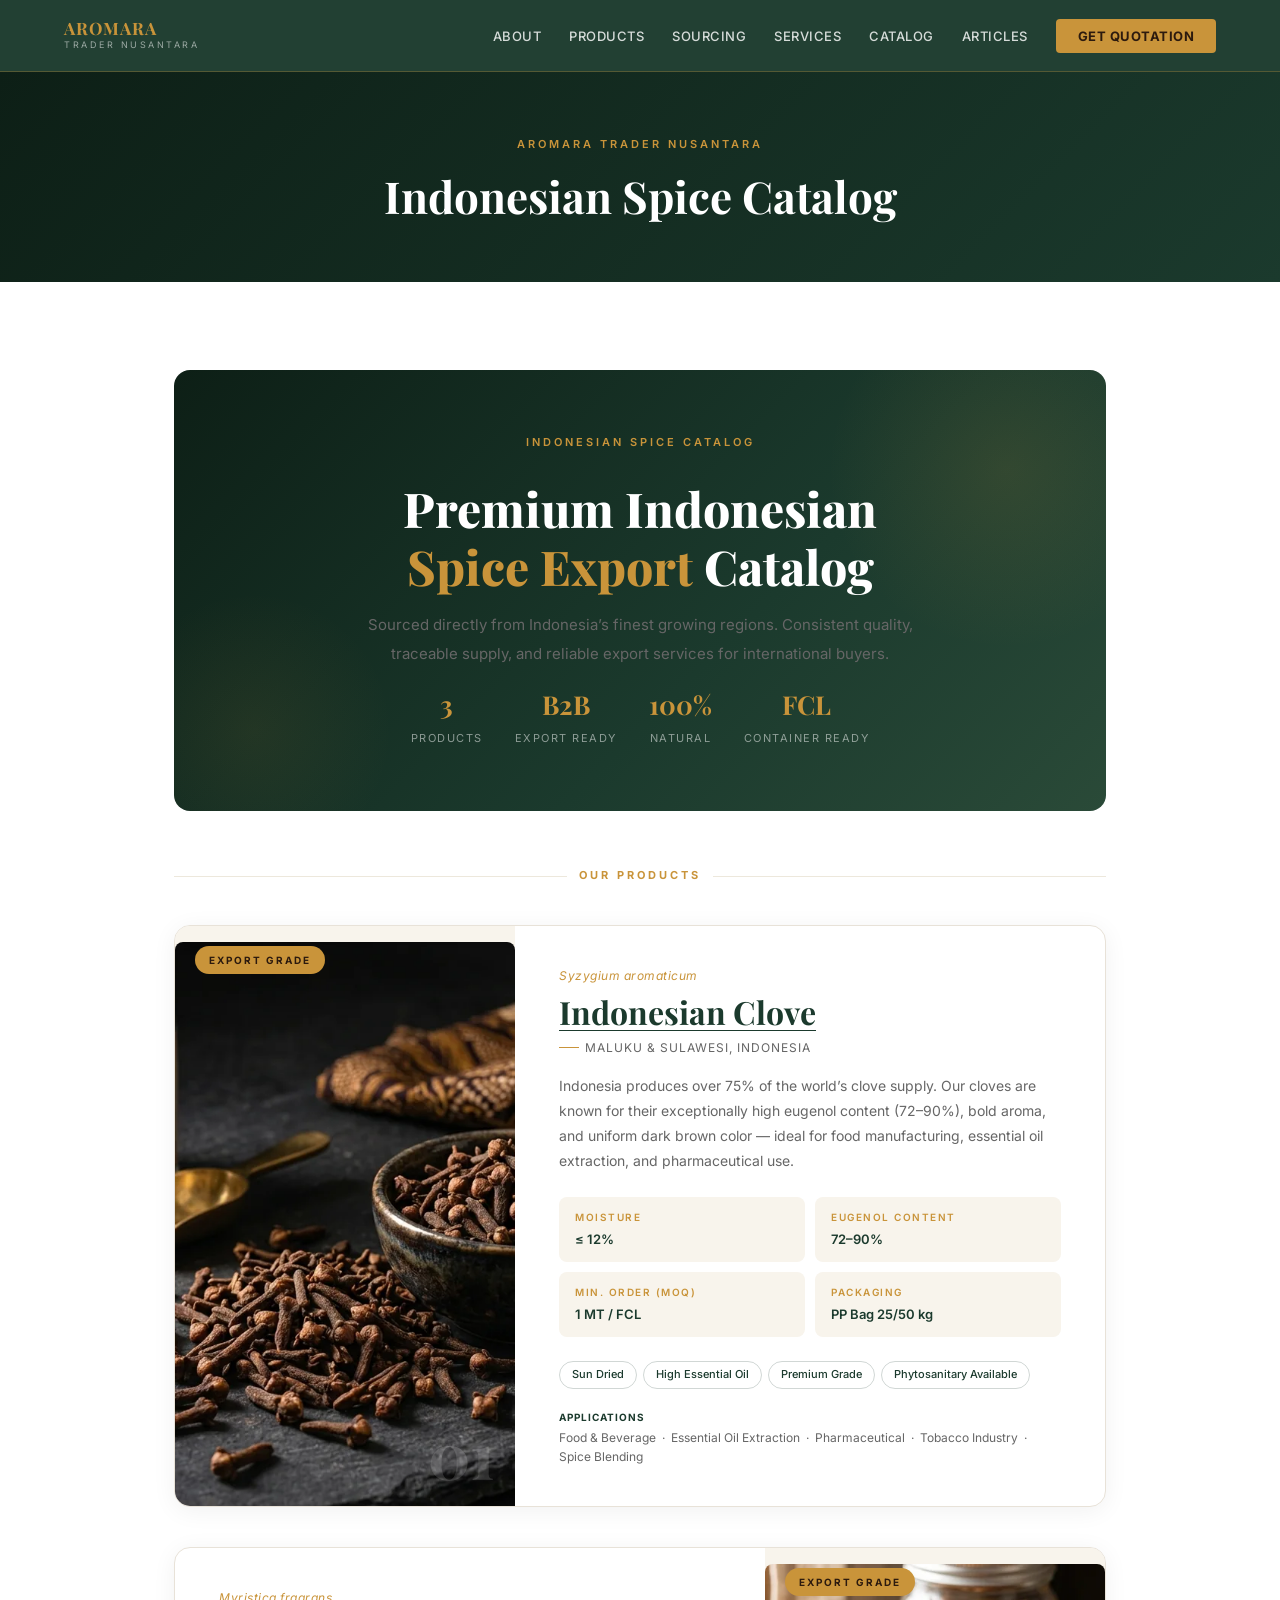
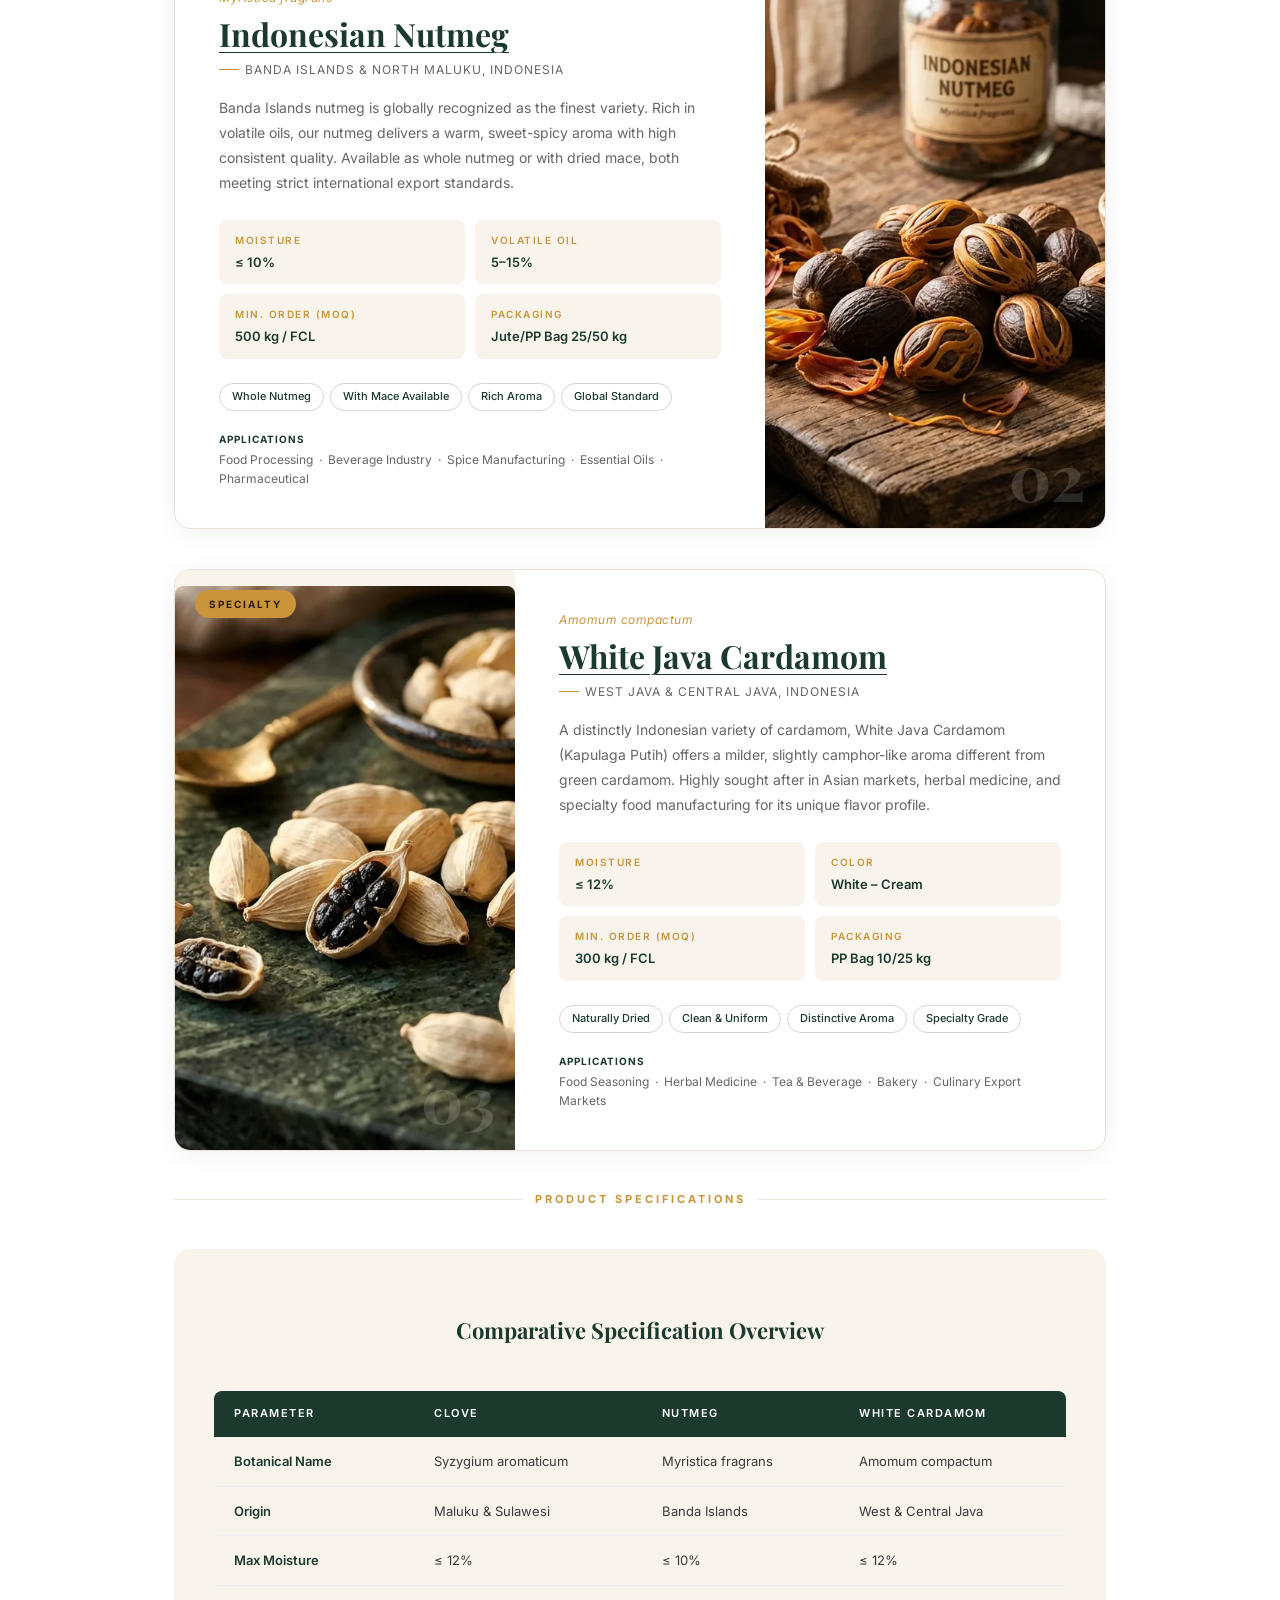
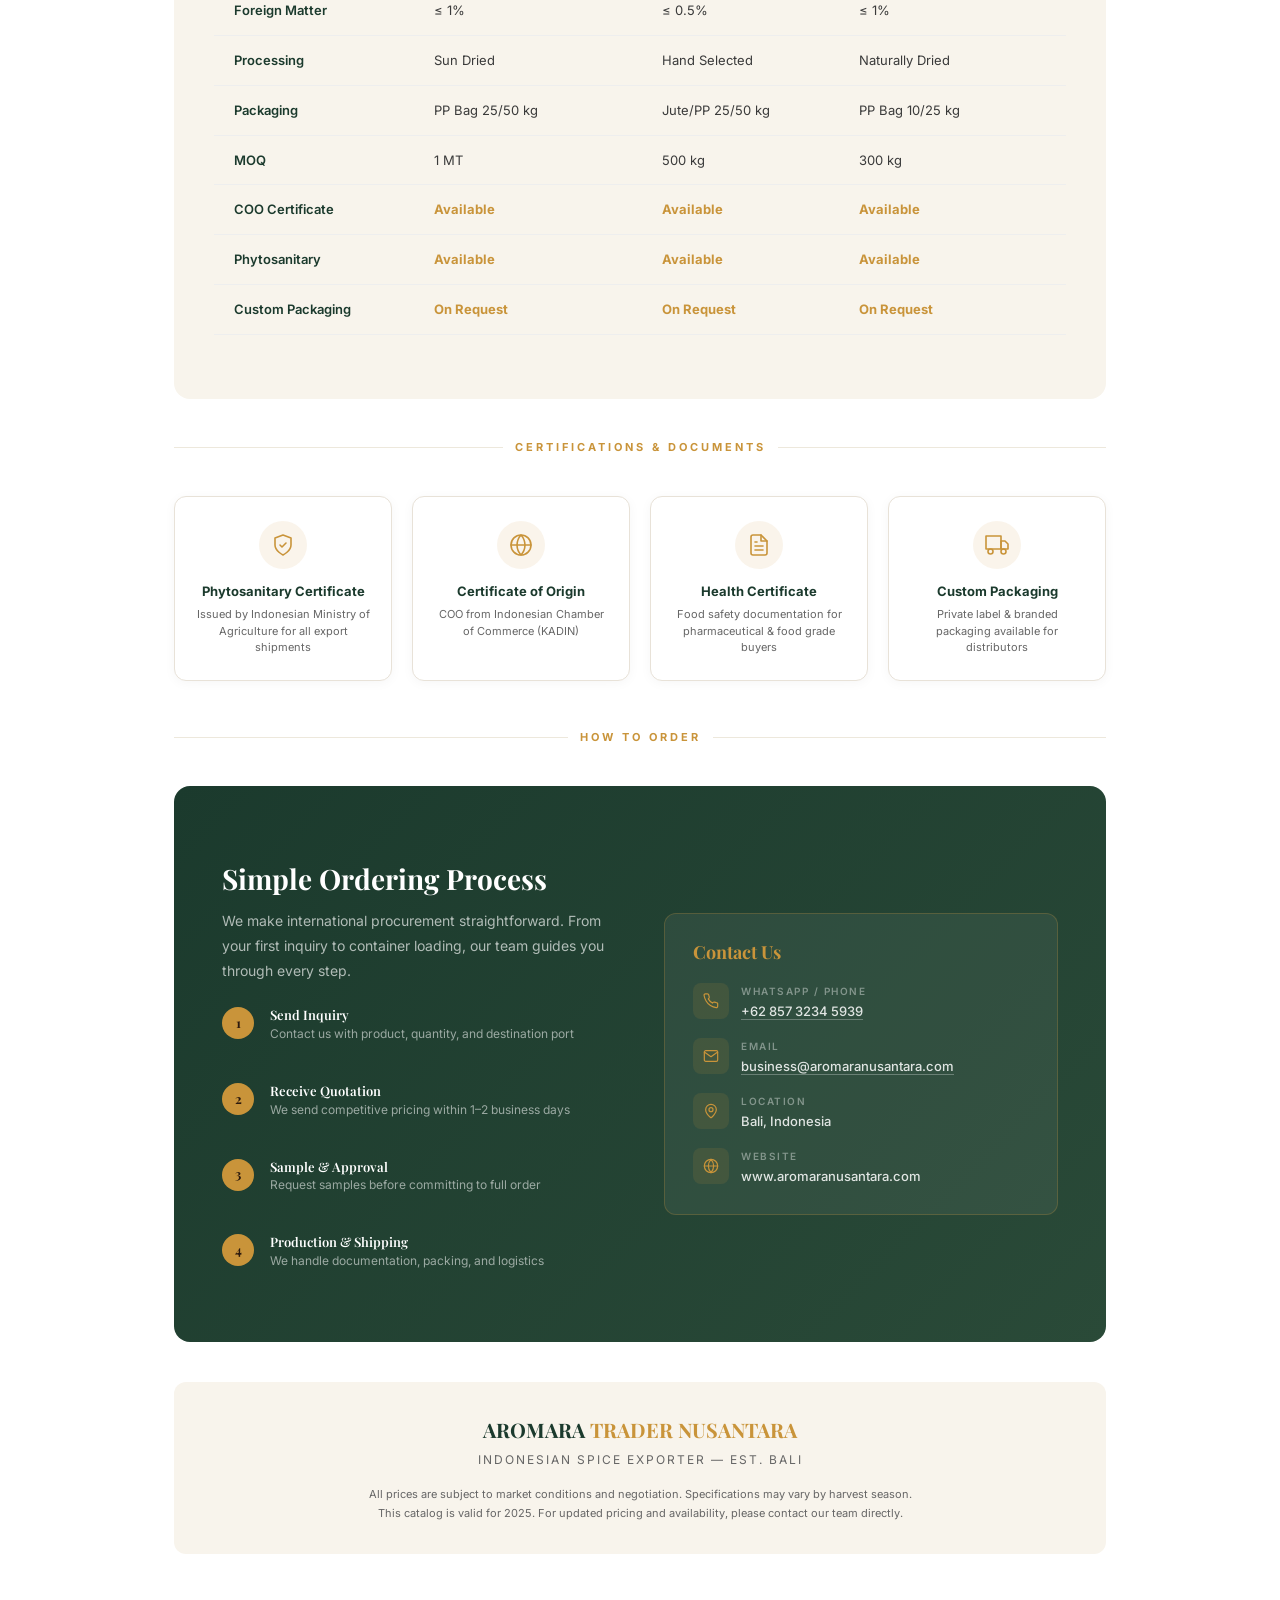
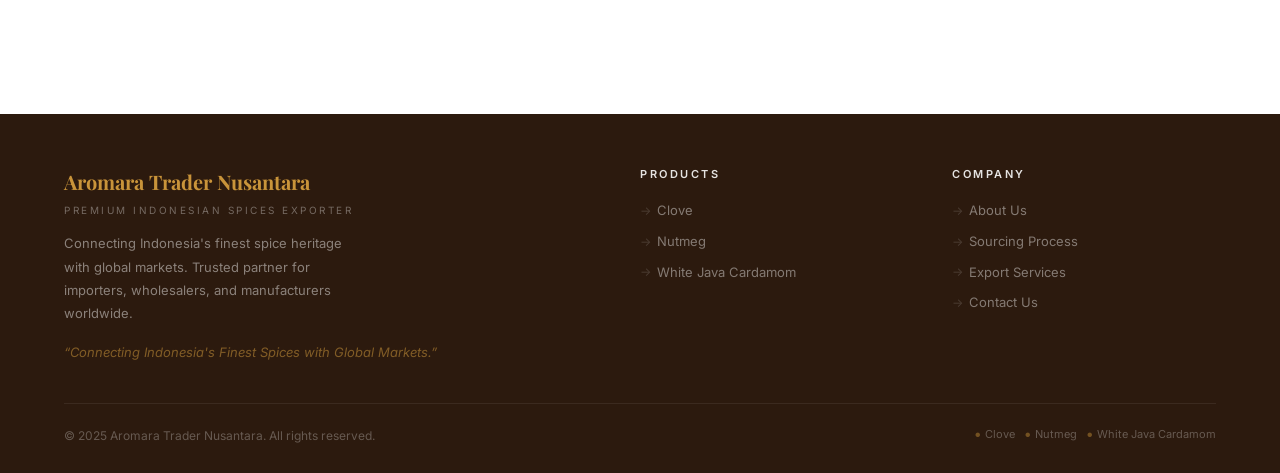
<file: p/roduct-catalog.html>
<!DOCTYPE html>
<html class='v2' dir='ltr' lang='en' xmlns='http://www.w3.org/1999/xhtml' xmlns:b='http://www.google.com/2005/gml/b' xmlns:data='http://www.google.com/2005/gml/data' xmlns:expr='http://www.google.com/2005/gml/expr'>
<head>
<meta charset='utf-8'/>
<meta content='width=device-width, initial-scale=1, maximum-scale=5' name='viewport'/>
<meta content='text/html; charset=UTF-8' http-equiv='Content-Type'/>
<!-- Chrome, Firefox OS and Opera -->
<meta name="theme-color" content="#1B3A2D"/>
<!-- Windows Phone -->
<meta name="msapplication-navbutton-color" content="#1B3A2D"/>
<link rel="icon" href="/favicon.ico" sizes="16x16 32x32 48x48" type="image/x-icon">
<link rel="icon" href="/favicon.png" sizes="96x96" type="image/png">
<link rel="apple-touch-icon" href="/apple-touch-icon.png" sizes="180x180">
<link href='https://www.aromaranusantara.com/p/roduct-catalog.html' rel='canonical'/>

<!--Can't find substitution for tag [blog.ieCssRetrofitLinks]-->
<meta name="description" content="Premium Indonesian spice export catalog: Clove, Nutmeg and White Java Cardamom. Specifications, grades, packaging and MOQ for international buyers."/>
<meta content='https://www.aromaranusantara.com/p/roduct-catalog.html' property='og:url'/>
<meta property="og:title" content="Indonesian Spice Export Catalog | Aromara Trader Nusantara"/>
<meta property="og:description" content="Premium Indonesian spice export catalog: Clove, Nutmeg and White Java Cardamom. Specifications, grades, packaging and MOQ for international buyers."/>
<title>Indonesian Spice Export Catalog | Aromara Trader Nusantara</title>
<meta content='index, follow, max-snippet:-1, max-image-preview:large' name='robots'/>
<meta content='Aromara Trader Nusantara' name='author'/>
<meta content='Bali, Indonesia' name='geo.placename'/>
<meta content='ID' name='geo.region'/>
<meta content='9B5CD73E1A10007D68BF4434B691ECF2' name='msvalidate.01'/>
<meta content='website' property='og:type'/>
<meta content='https://www.aromaranusantara.com/assets/img/og-cover.jpg' property='og:image'/>
<meta content='https://www.aromaranusantara.com/assets/img/og-cover.jpg' property='og:image:secure_url'/>
<meta content='1200' property='og:image:width'/>
<meta content='630' property='og:image:height'/>
<meta content='image/jpeg' property='og:image:type'/>
<meta content='Aromara Trader Nusantara - Indonesian spice exporter' property='og:image:alt'/>
<meta content='en_US' property='og:locale'/>
<meta content='https://www.aromaranusantara.com/assets/img/og-cover.jpg' name='twitter:image'/>
<meta content='Aromara Trader Nusantara - Indonesian spice exporter' name='twitter:image:alt'/>
<meta content='Spices Indonesia' property='og:site_name'/>
<meta content='summary_large_image' name='twitter:card'/>
<meta content='True' name='HandheldFriendly'/>
<meta content='320' name='MobileOptimized'/>
<link rel='preconnect' href='https://fonts.googleapis.com'/>
<link rel='preconnect' href='https://fonts.gstatic.com' crossorigin/>
<link href='https://fonts.googleapis.com/css2?family=Playfair+Display:wght@400;600;700;800&family=Inter:wght@300;400;500;600&display=swap' rel='stylesheet'/>
<style id='page-skin-1' type='text/css'><!--
*,*::before,*::after{box-sizing:border-box;margin:0;padding:0}
:root{
--green-dark:#1B3A2D;--green-mid:#2A5741;--gold:#C9943A;--gold-light:#E8B96A;
--cream:#F8F4EC;--cream-dark:#EDE8DE;--brown-dark:#2C1A0E;
--white:#FFFFFF;--text-dark:#1A1A1A;--text-mid:#4A4A4A
}
html{scroll-behavior:smooth}
body{font-family:'Inter',sans-serif;color:var(--text-dark);background:var(--white);line-height:1.6;overflow-x:hidden}
h1,h2,h3,h4{font-family:'Playfair Display',serif;line-height:1.2}
.blogger-navbar,#navbar,.navbar,.blog-posts,.post-outer,.blog-pager,.sidebar-container,#sidebar,.footer-outer,.attribution-container,#Attribution1,#header-wrapper,.header-outer{display:none!important}
#outer-wrapper,.outer-wrapper{width:100%!important;max-width:100%!important;padding:0!important;margin:0!important}
#main-wrapper{width:100%!important;max-width:100%!important;float:none!important}
/* NAV */
.arn-nav{position:fixed;top:0;left:0;right:0;z-index:1000;background:rgba(27,58,45,0.97);padding:0 5%;display:flex;align-items:center;justify-content:space-between;height:72px;border-bottom:1px solid rgba(201,148,58,0.3);transition:all 0.3s}
.arn-nav.scrolled{height:60px;background:rgba(27,58,45,1);box-shadow:0 4px 20px rgba(0,0,0,0.3)}
.arn-logo{display:flex;align-items:center;gap:12px;text-decoration:none}
.arn-logo .brand{font-family:'Playfair Display',serif;font-size:17px;font-weight:700;color:var(--gold);letter-spacing:1px;display:block;line-height:1.1}
.arn-logo .sub{font-size:9px;color:rgba(255,255,255,0.55);letter-spacing:2.5px;text-transform:uppercase;display:block}
.arn-menu{display:flex;gap:28px;list-style:none;align-items:center}
.arn-menu a{color:rgba(255,255,255,0.82);text-decoration:none;font-size:13px;font-weight:500;letter-spacing:0.5px;text-transform:uppercase;transition:color 0.2s;position:relative}
.arn-menu a::after{content:'';position:absolute;bottom:-3px;left:0;right:0;height:1px;background:var(--gold);transform:scaleX(0);transition:transform 0.2s}
.arn-menu a:hover{color:var(--gold)}
.arn-menu a:hover::after{transform:scaleX(1)}
.arn-cta-btn{background:var(--gold)!important;color:var(--brown-dark)!important;padding:9px 22px!important;border-radius:4px!important;font-weight:700!important}
.arn-cta-btn::after{display:none!important}
.arn-hamburger{display:none;flex-direction:column;gap:5px;cursor:pointer;padding:5px;background:none;border:none}
.arn-hamburger span{display:block;width:24px;height:2px;background:white;border-radius:2px}
/* HERO */
.arn-hero{min-height:100vh;position:relative;display:flex;align-items:center;overflow:hidden;background:#1B3A2D}
.arn-hero-bg{position:absolute;top:0;left:0;right:0;bottom:0;background-size:cover;background-position:center;background-attachment:scroll}
.arn-hero-overlay{position:absolute;top:0;left:0;right:0;bottom:0;background:linear-gradient(135deg,rgba(27,58,45,0.93) 0%,rgba(27,58,45,0.76) 50%,rgba(44,26,14,0.82) 100%)}
.arn-hero-content{position:relative;z-index:2;max-width:800px;margin:0 auto;padding:120px 5% 80px;text-align:center;width:100%}
.arn-hero-badge{display:inline-flex;align-items:center;gap:8px;background:rgba(201,148,58,0.15);border:1px solid rgba(201,148,58,0.4);color:var(--gold-light);padding:6px 20px;border-radius:30px;font-size:11px;letter-spacing:2.5px;text-transform:uppercase;margin-bottom:28px}
.arn-hero-badge::before{content:'';width:6px;height:6px;border-radius:50%;background:var(--gold);animation:pulse 2s infinite;flex-shrink:0}
@keyframes pulse{0%,100%{opacity:1}50%{opacity:0.3}}
.arn-hero h1{font-size:clamp(30px,5.5vw,66px);color:white;font-weight:800;margin-bottom:24px;text-shadow:0 2px 20px rgba(0,0,0,0.3)}
.arn-hero h1 span{color:var(--gold)}
.arn-hero-desc{font-size:16px;color:rgba(255,255,255,0.8);line-height:1.8;margin-bottom:40px;max-width:640px;margin-left:auto;margin-right:auto}
.arn-hero-tags{display:flex;justify-content:center;gap:16px;flex-wrap:wrap;margin-bottom:44px}
.arn-hero-tags span{font-size:11px;color:rgba(255,255,255,0.65);letter-spacing:2px;text-transform:uppercase;display:flex;align-items:center;gap:7px}
.arn-hero-tags span::before{content:'\25C6';color:var(--gold);font-size:8px}
.arn-hero-btns{display:flex;gap:16px;justify-content:center;flex-wrap:wrap}
.btn-primary{background:var(--gold);color:var(--brown-dark);padding:14px 32px;border-radius:4px;text-decoration:none;font-weight:700;font-size:14px;letter-spacing:0.5px;transition:all 0.3s;display:inline-flex;align-items:center;gap:8px}
.btn-primary:hover{background:var(--gold-light);transform:translateY(-2px);box-shadow:0 8px 28px rgba(201,148,58,0.4)}
.btn-outline{border:1.5px solid rgba(255,255,255,0.45);color:white;padding:14px 32px;border-radius:4px;text-decoration:none;font-weight:500;font-size:14px;transition:all 0.3s}
.btn-outline:hover{border-color:var(--gold);color:var(--gold)}
.arn-scroll-hint{position:absolute;bottom:36px;left:50%;transform:translateX(-50%);z-index:2;display:flex;flex-direction:column;align-items:center;gap:8px;color:rgba(255,255,255,0.4);font-size:10px;letter-spacing:2px;text-transform:uppercase;animation:scrollbounce 2s infinite}
.arn-scroll-hint::after{content:'';width:1px;height:36px;background:linear-gradient(to bottom,rgba(255,255,255,0.4),transparent)}
@keyframes scrollbounce{0%,100%{transform:translateX(-50%) translateY(0)}50%{transform:translateX(-50%) translateY(8px)}}
/* PAGE TEMPLATE */
.arn-page-wrap{padding-top:72px;min-height:80vh;background:#fff}
.arn-page-header{background:linear-gradient(135deg,#0d1f16 0%,var(--green-dark) 100%);padding:64px 5% 48px;text-align:center}
.arn-page-header h1{font-family:'Playfair Display',serif;font-size:clamp(28px,4vw,44px);color:#fff;margin-bottom:12px}
.arn-page-header .arn-page-eyebrow{font-size:11px;font-weight:600;letter-spacing:3px;text-transform:uppercase;color:var(--gold);margin-bottom:16px}
.arn-page-body{max-width:1100px;margin:0 auto;padding:56px 5% 80px}
.arn-page-body img{max-width:100%;height:auto;border-radius:8px;margin:16px 0}
.arn-page-body h1,.arn-page-body h2,.arn-page-body h3{font-family:'Playfair Display',serif;color:var(--green-dark);margin:28px 0 12px}
.arn-page-body p{color:var(--text-mid);line-height:1.9;margin-bottom:16px;font-size:15px}
.arn-page-body table{width:100%;border-collapse:collapse;margin:24px 0}
.arn-page-body th{background:var(--green-dark);color:#fff;padding:12px 16px;font-size:12px;letter-spacing:1px;text-transform:uppercase;text-align:left}
.arn-page-body td{padding:12px 16px;border-bottom:1px solid #eee;font-size:14px;color:var(--text-mid)}
.arn-page-body tr:nth-child(even) td{background:var(--cream)}
.arn-page-body style,#page-header-widget{display:none}
/* ANIMATIONS */
@keyframes fadeUp{from{opacity:0;transform:translateY(40px)}to{opacity:1;transform:translateY(0)}}
@keyframes fadeLeft{from{opacity:0;transform:translateX(-40px)}to{opacity:1;transform:translateX(0)}}
@keyframes fadeRight{from{opacity:0;transform:translateX(40px)}to{opacity:1;transform:translateX(0)}}
@keyframes scaleIn{from{opacity:0;transform:scale(0.88)}to{opacity:1;transform:scale(1)}}
@keyframes countUp{from{opacity:0;transform:translateY(20px)}to{opacity:1;transform:translateY(0)}}
@keyframes goldLine{from{width:0}to{width:36px}}
.arn-animate{opacity:0}
.arn-animate.is-visible{animation-fill-mode:both;animation-timing-function:cubic-bezier(0.22,1,0.36,1)}
.anim-fade-up.is-visible{animation-name:fadeUp}
.anim-fade-left.is-visible{animation-name:fadeLeft}
.anim-fade-right.is-visible{animation-name:fadeRight}
.anim-scale.is-visible{animation-name:scaleIn}
.anim-d1{animation-duration:0.7s}
.anim-d2{animation-duration:0.85s}
.anim-d3{animation-duration:1s}
.anim-delay-1{animation-delay:0.1s}
.anim-delay-2{animation-delay:0.2s}
.anim-delay-3{animation-delay:0.3s}
.anim-delay-4{animation-delay:0.4s}
.anim-delay-5{animation-delay:0.5s}
.anim-delay-6{animation-delay:0.6s}
.anim-delay-7{animation-delay:0.7s}
.anim-delay-8{animation-delay:0.8s}
.arn-stat .num{transition:opacity 0.4s}
/* STATS */
.arn-stats{background:#fff;padding:48px 5%;border-bottom:1px solid #ede8dc}
.arn-stats-grid{display:grid;grid-template-columns:repeat(4,1fr);gap:0;max-width:1100px;margin:0 auto}
.arn-stat{text-align:center;position:relative;padding:20px 24px;border:1px solid #ede8dc;border-radius:12px;margin:6px;background:#fff;box-shadow:0 2px 12px rgba(0,0,0,0.04)}
.arn-stat::after{display:none}
.arn-stat .num{font-family:'Playfair Display',serif;font-size:40px;font-weight:800;color:var(--green-dark);line-height:1;margin-bottom:6px}
.arn-stat .label{font-size:10px;color:var(--text-mid);letter-spacing:2px;text-transform:uppercase;font-weight:600}
/* SECTIONS */
section{padding:88px 5%}
.section-header{text-align:center;margin-bottom:60px}
.section-eyebrow{font-size:11px;letter-spacing:3px;text-transform:uppercase;color:var(--gold);margin-bottom:14px;display:flex;align-items:center;justify-content:center;gap:14px}
.section-eyebrow::before,.section-eyebrow::after{content:'';height:1px;width:36px;background:var(--gold);opacity:0.5}
.section-title{font-size:clamp(24px,4vw,44px);color:var(--green-dark);margin-bottom:18px}
.section-subtitle{font-size:15px;color:var(--text-mid);max-width:580px;margin:0 auto;line-height:1.75}
/* ABOUT */
.arn-about{background:var(--cream)}
.arn-about-inner{display:grid;grid-template-columns:1fr 1fr;gap:72px;align-items:center;max-width:1200px;margin:0 auto}
.arn-about-img-wrap{position:relative}
.arn-about-img-wrap img{width:100%;height:480px;object-fit:cover;border-radius:6px;display:block}
.arn-about-badge{position:absolute;bottom:-20px;right:-20px;background:var(--gold);color:var(--brown-dark);padding:22px;border-radius:4px;text-align:center;min-width:110px}
.arn-about-badge .big{font-family:'Playfair Display',serif;font-size:36px;font-weight:800;display:block;line-height:1}
.arn-about-badge .sm{font-size:11px;font-weight:700;letter-spacing:1.5px;text-transform:uppercase;display:block;margin-top:4px}
.arn-about-text .section-eyebrow{justify-content:flex-start}
.arn-about-text .section-eyebrow::before{display:none}
.arn-about-text .section-title{text-align:left}
.arn-about-text p{color:var(--text-mid);line-height:1.8;margin-bottom:18px;font-size:15px}
.arn-about-list{list-style:none;margin:24px 0}
.arn-about-list li{display:flex;align-items:center;gap:12px;padding:10px 0;border-bottom:1px solid rgba(0,0,0,0.06);font-size:14px;color:var(--text-dark);font-weight:500}
.arn-about-list li::before{content:'\2713';width:22px;height:22px;min-width:22px;background:var(--green-dark);color:var(--gold);border-radius:50%;display:flex;align-items:center;justify-content:center;font-size:11px;font-weight:700}
/* WHY */
.arn-why{background:white}
.arn-why-grid{display:grid;grid-template-columns:repeat(3,1fr);gap:24px;max-width:1200px;margin:0 auto}
.arn-why-card{padding:36px 28px;border:1px solid rgba(0,0,0,0.07);border-radius:6px;transition:all 0.3s;position:relative;overflow:hidden}
.arn-why-card::before{content:'';position:absolute;bottom:0;left:0;width:100%;height:3px;background:var(--gold);transform:scaleX(0);transform-origin:left;transition:transform 0.3s}
.arn-why-card:hover{transform:translateY(-6px);box-shadow:0 20px 50px rgba(0,0,0,0.08);border-color:transparent}
.arn-why-card:hover::before{transform:scaleX(1)}
.arn-why-icon{width:52px;height:52px;background:var(--cream);border-radius:12px;display:flex;align-items:center;justify-content:center;font-size:22px;margin-bottom:16px}.arn-why-icon svg{width:26px;height:26px;stroke:var(--green-dark)}
.arn-why-card h3{font-size:17px;color:var(--green-dark);margin-bottom:10px}
.arn-why-card p{font-size:14px;color:var(--text-mid);line-height:1.7}
/* PRODUCTS */
.arn-products{background:var(--green-dark);padding:88px 5%}
.arn-products .section-title{color:white}
.arn-products .section-subtitle{color:rgba(255,255,255,0.68)}
.arn-products-grid{display:grid;grid-template-columns:repeat(3,1fr);gap:24px;max-width:1200px;margin:0 auto}
.arn-product-card{background:rgba(255,255,255,0.05);border:1px solid rgba(255,255,255,0.1);border-radius:8px;overflow:hidden;transition:all 0.3s}
.arn-product-card:hover{transform:translateY(-8px);border-color:rgba(201,148,58,0.4);box-shadow:0 30px 60px rgba(0,0,0,0.3)}
.arn-product-img{width:100%;height:250px;object-fit:cover;display:block}
.arn-product-body{padding:24px 20px}
.arn-product-sci{font-size:11px;color:var(--gold);font-style:italic;margin-bottom:5px}
.arn-product-body h3{font-size:21px;color:white;margin-bottom:10px}
.arn-product-body p{font-size:13.5px;color:rgba(255,255,255,0.62);line-height:1.7;margin-bottom:16px}
.arn-product-tags{display:flex;flex-wrap:wrap;gap:6px;margin-bottom:16px}
.arn-product-tags span{font-size:11px;background:rgba(201,148,58,0.13);color:var(--gold-light);border:1px solid rgba(201,148,58,0.22);padding:4px 10px;border-radius:20px}
.arn-product-apps{border-top:1px solid rgba(255,255,255,0.09);padding-top:14px}
.arn-product-apps .al{font-size:10px;color:rgba(255,255,255,0.38);letter-spacing:2px;text-transform:uppercase;margin-bottom:6px}
.arn-product-apps .av{font-size:12px;color:rgba(255,255,255,0.58);line-height:1.6}
.arn-inquiry-bar{max-width:1200px;margin:40px auto 0;background:rgba(201,148,58,0.09);border:1px solid rgba(201,148,58,0.2);border-radius:6px;padding:24px 32px;display:flex;align-items:center;justify-content:space-between;gap:24px}
.arn-inquiry-bar p{color:rgba(255,255,255,0.82);font-size:15px}
.arn-inquiry-bar p strong{color:var(--gold)}
/* SOURCING */
.arn-sourcing{background:var(--cream)}
.arn-sourcing-inner{display:grid;grid-template-columns:1fr 1fr;gap:64px;align-items:center;max-width:1200px;margin:0 auto}
.arn-sourcing-text .section-eyebrow{justify-content:flex-start}
.arn-sourcing-text .section-eyebrow::before{display:none}
.arn-sourcing-text .section-title{text-align:left}
.arn-sourcing-text > p{color:var(--text-mid);font-size:15px;line-height:1.8;margin-bottom:8px}
.arn-steps{display:flex;flex-direction:column;margin-top:28px}
.arn-step{display:flex;gap:18px;padding:16px 0;position:relative}
.arn-step:not(:last-child)::after{content:'';position:absolute;left:15px;top:48px;bottom:0;width:1px;background:rgba(201,148,58,0.2)}
.arn-step-num{width:32px;height:32px;min-width:32px;background:var(--green-dark);color:var(--gold);border-radius:50%;display:flex;align-items:center;justify-content:center;font-size:13px;font-weight:700;font-family:'Playfair Display',serif}
.arn-step h4{font-size:15px;color:var(--green-dark);margin-bottom:3px;font-family:'Inter',sans-serif;font-weight:600}
.arn-step p{font-size:13.5px;color:var(--text-mid);line-height:1.6}
.arn-sourcing-imgs{display:grid;grid-template-columns:1fr 1fr;gap:12px}
.arn-sourcing-imgs img{width:100%;border-radius:5px;object-fit:cover;display:block}
.arn-sourcing-imgs img:first-child{grid-column:1/-1;height:220px}
.arn-sourcing-imgs img:not(:first-child){height:165px}
/* SERVICES */
.arn-services{background:white}
.arn-services-grid{display:grid;grid-template-columns:repeat(3,1fr);gap:20px;max-width:1200px;margin:0 auto}
.arn-svc{display:flex;gap:14px;align-items:flex-start;padding:20px;border:1px solid rgba(0,0,0,0.06);border-radius:6px;transition:all 0.3s}
.arn-svc:hover{border-color:var(--gold);background:var(--cream)}
.arn-svc-icon{font-size:26px;flex-shrink:0;width:36px;height:36px;display:flex;align-items:center;justify-content:center}.arn-svc-icon svg{width:28px;height:28px;stroke:var(--gold);flex-shrink:0}
.arn-svc h4{font-size:14px;color:var(--green-dark);margin-bottom:4px;font-family:'Inter',sans-serif;font-weight:600}
.arn-svc p{font-size:13px;color:var(--text-mid);line-height:1.6}
/* FOUNDERS */
.arn-founders{background:var(--cream);text-align:center}
.arn-founders-grid{display:grid;grid-template-columns:repeat(2,1fr);gap:40px;max-width:800px;margin:0 auto}
.arn-founder-card{background:white;border-radius:16px;overflow:hidden;box-shadow:0 8px 32px rgba(0,0,0,0.07);transition:transform 0.3s,box-shadow 0.3s}
.arn-founder-card:hover{transform:translateY(-6px);box-shadow:0 20px 48px rgba(0,0,0,0.12)}
.arn-founder-img-wrap{position:relative;overflow:hidden}
.arn-founder-img-wrap img{width:100%;height:320px;object-fit:cover;object-position:top;display:block;transition:transform 0.4s}
.arn-founder-card:hover .arn-founder-img-wrap img{transform:scale(1.04)}
.arn-founder-img-wrap::after{content:'';position:absolute;bottom:0;left:0;right:0;height:80px;background:linear-gradient(to top,rgba(27,58,45,0.5),transparent)}
.arn-founder-body{padding:24px 28px 28px}
.arn-founder-role{font-size:10px;font-weight:700;letter-spacing:2.5px;text-transform:uppercase;color:var(--gold);margin-bottom:8px;font-family:'Inter',sans-serif}
.arn-founder-name{font-family:'Playfair Display',serif;font-size:20px;font-weight:700;color:var(--green-dark);line-height:1.3}
.arn-founder-divider{width:36px;height:2px;background:var(--gold);margin:14px auto 0;border-radius:2px}
/* VALUES */
.arn-values{background:linear-gradient(160deg,#0e2119 0%,#1B3A2D 60%,#163024 100%);text-align:center;position:relative;overflow:hidden}
.arn-values::before{content:'';position:absolute;top:-120px;right:-120px;width:420px;height:420px;border-radius:50%;background:radial-gradient(circle,rgba(201,148,58,0.07) 0%,transparent 70%);pointer-events:none}
.arn-values::after{content:'';position:absolute;bottom:-80px;left:-80px;width:320px;height:320px;border-radius:50%;background:radial-gradient(circle,rgba(201,148,58,0.05) 0%,transparent 70%);pointer-events:none}
.arn-values .section-eyebrow{color:var(--gold)}
.arn-values .section-title{color:#fff}
.arn-values .section-subtitle{color:rgba(255,255,255,0.62)}
.arn-values-grid{display:grid;grid-template-columns:repeat(5,1fr);gap:20px;max-width:1140px;margin:0 auto;position:relative;z-index:1}
.arn-value{display:flex;flex-direction:column;align-items:center;gap:0;background:rgba(255,255,255,0.04);border:1px solid rgba(201,148,58,0.18);border-radius:16px;padding:32px 20px 28px;transition:all 0.35s;position:relative;overflow:hidden}
.arn-value::before{content:'';position:absolute;top:0;left:0;right:0;height:2px;background:linear-gradient(90deg,transparent,var(--gold),transparent);transform:scaleX(0);transition:transform 0.35s}
.arn-value:hover{background:rgba(255,255,255,0.08);border-color:rgba(201,148,58,0.45);transform:translateY(-6px);box-shadow:0 24px 48px rgba(0,0,0,0.3)}
.arn-value:hover::before{transform:scaleX(1)}
.arn-value-icon{width:68px;height:68px;background:rgba(201,148,58,0.1);border:1.5px solid rgba(201,148,58,0.25);border-radius:50%;display:flex;align-items:center;justify-content:center;margin-bottom:20px;transition:all 0.35s}
.arn-value:hover .arn-value-icon{background:rgba(201,148,58,0.18);border-color:rgba(201,148,58,0.5)}
.arn-value-icon svg{width:30px;height:30px;stroke:var(--gold);stroke-width:1.6;fill:none;stroke-linecap:round;stroke-linejoin:round}
.arn-value-name{font-family:'Playfair Display',serif;font-size:15px;font-weight:600;color:#fff;letter-spacing:0.3px;margin-bottom:10px}
.arn-value-desc{font-size:12.5px;color:rgba(255,255,255,0.52);line-height:1.7;font-family:'Inter',sans-serif}
/* INSIGHTS */
.arn-insights{background:var(--cream)}
.arn-ins-grid{display:grid;grid-template-columns:repeat(2,1fr);gap:20px;max-width:1000px;margin:0 auto}
.arn-ins-card{background:#fff;border:1px solid #e8e2d8;border-radius:12px;padding:26px 28px;text-decoration:none;display:block;transition:all .3s;position:relative;overflow:hidden}
.arn-ins-card::before{content:'';position:absolute;top:0;left:0;width:3px;height:100%;background:var(--gold);transform:scaleY(0);transform-origin:top;transition:transform .3s}
.arn-ins-card:hover{transform:translateY(-4px);box-shadow:0 16px 40px rgba(0,0,0,.08);border-color:transparent}
.arn-ins-card:hover::before{transform:scaleY(1)}
.arn-ins-tag{font-size:10px;font-weight:700;letter-spacing:2px;text-transform:uppercase;color:var(--gold);margin-bottom:10px}
.arn-ins-card h3{font-family:'Playfair Display',serif;font-size:18px;color:var(--green-dark);line-height:1.35;margin-bottom:10px}
.arn-ins-card p{font-size:13.5px;color:var(--text-mid);line-height:1.7}
.arn-ins-more{display:inline-flex;align-items:center;gap:6px;margin-top:14px;font-size:12px;font-weight:600;color:var(--gold);letter-spacing:.5px}
@media(max-width:768px){.arn-ins-grid{grid-template-columns:1fr}}
/* CONTACT */
.arn-contact{background:var(--green-dark);border-top:3px solid var(--gold)}
.arn-contact .section-title{color:white}
.arn-contact .section-subtitle{color:rgba(255,255,255,0.68)}
.arn-contact-inner{display:grid;grid-template-columns:1fr 1fr;gap:64px;max-width:1100px;margin:0 auto}
.arn-cinfo{display:flex;flex-direction:column;gap:22px}
.arn-citem{display:flex;gap:14px;align-items:flex-start}
.arn-citem-icon{width:44px;height:44px;min-width:44px;background:rgba(201,148,58,0.13);border:1px solid rgba(201,148,58,0.22);border-radius:8px;display:flex;align-items:center;justify-content:center;font-size:18px}.arn-citem-icon svg{width:20px;height:20px;stroke:var(--gold)}
.arn-citem h4{font-size:10px;color:var(--gold);letter-spacing:2px;text-transform:uppercase;margin-bottom:4px;font-family:'Inter',sans-serif;font-weight:600}
.arn-citem p,.arn-citem a{color:rgba(255,255,255,0.78);font-size:15px;text-decoration:none}
.arn-citem a:hover{color:var(--gold)}
.arn-cdivider{height:1px;background:rgba(255,255,255,0.07);margin:4px 0}
.arn-cnote{background:rgba(201,148,58,0.09);border:1px solid rgba(201,148,58,0.18);border-radius:6px;padding:20px;font-size:13.5px;color:rgba(255,255,255,0.68);line-height:1.75}
.arn-cnote strong{color:var(--gold-light)}
.arn-form{display:flex;flex-direction:column;gap:12px}
.arn-form-row{display:grid;grid-template-columns:1fr 1fr;gap:12px}
.arn-form input,.arn-form select,.arn-form textarea{width:100%;background:rgba(255,255,255,0.07);border:1px solid rgba(255,255,255,0.12);color:white;padding:13px 15px;border-radius:4px;font-family:'Inter',sans-serif;font-size:14px;transition:border 0.2s;outline:none;-webkit-appearance:none;appearance:none}
.arn-form input::placeholder,.arn-form textarea::placeholder{color:rgba(255,255,255,0.32)}
.arn-form input:focus,.arn-form select:focus,.arn-form textarea:focus{border-color:var(--gold);background:rgba(255,255,255,0.09)}
.arn-form select option{background:var(--green-dark);color:white}
.arn-form textarea{min-height:110px;resize:vertical}
.arn-form-btn{background:var(--gold);color:var(--brown-dark);padding:15px;border:none;border-radius:4px;font-family:'Inter',sans-serif;font-size:14px;font-weight:700;cursor:pointer;letter-spacing:0.5px;transition:all 0.3s;width:100%;-webkit-appearance:none}
.arn-form-btn:hover{background:var(--gold-light)}
/* FOOTER */
.arn-footer{background:var(--brown-dark);padding:52px 5% 28px}
.arn-footer-top{display:grid;grid-template-columns:2fr 1fr 1fr;gap:48px;padding-bottom:40px;border-bottom:1px solid rgba(255,255,255,0.07);max-width:1200px;margin:0 auto}
.arn-fbrand .name{font-family:'Playfair Display',serif;font-size:20px;color:var(--gold);font-weight:700;margin-bottom:4px}
.arn-fbrand .sub{font-size:10px;color:rgba(255,255,255,0.35);letter-spacing:2.5px;text-transform:uppercase;margin-bottom:14px}
.arn-fbrand p{font-size:13px;color:rgba(255,255,255,0.45);line-height:1.8;max-width:280px}
.arn-fbrand .quote{margin-top:16px;font-style:italic;font-size:13px;color:rgba(201,148,58,0.55)}
.arn-fcol h5{font-size:11px;color:rgba(255,255,255,0.88);font-weight:600;letter-spacing:2.5px;text-transform:uppercase;margin-bottom:16px;font-family:'Inter',sans-serif}
.arn-fcol ul{list-style:none;display:flex;flex-direction:column;gap:10px}
.arn-fcol ul li a{color:rgba(255,255,255,0.42);text-decoration:none;font-size:13px;transition:color 0.2s;display:flex;align-items:center;gap:6px}
.arn-fcol ul li a::before{content:'\2192';font-size:12px;opacity:0.35}
.arn-fcol ul li a:hover{color:var(--gold)}
.arn-footer-bottom{max-width:1200px;margin:22px auto 0;display:flex;justify-content:space-between;align-items:center;gap:16px;flex-wrap:wrap}
.arn-footer-bottom p{font-size:12px;color:rgba(255,255,255,0.28)}
.arn-spices{display:flex;gap:10px;flex-wrap:wrap}
.arn-spices span{font-size:11px;color:rgba(255,255,255,0.28);display:flex;align-items:center;gap:5px}
.arn-spices span::before{content:'\25CF';color:var(--gold);font-size:6px;opacity:0.45}
/* RESPONSIVE TABLET */
@media(max-width:1024px){
.arn-stats-grid{grid-template-columns:repeat(2,1fr)}
.arn-about-inner,.arn-sourcing-inner,.arn-contact-inner{grid-template-columns:1fr;gap:40px}
.arn-about-badge{bottom:16px;right:16px}
.arn-why-grid,.arn-products-grid,.arn-services-grid{grid-template-columns:repeat(2,1fr)}
.arn-values-grid{grid-template-columns:repeat(3,1fr)}
.arn-footer-top{grid-template-columns:1fr 1fr}
.arn-about-img-wrap img{height:350px}
}
/* RESPONSIVE HP */
@media(max-width:768px){
section{padding:60px 5%}
.arn-stats{padding:36px 5%}
.arn-nav{height:64px;padding:0 4%}
.arn-menu{display:none}
.arn-hamburger{display:flex}
.arn-hero-content{padding:100px 4% 70px}
.arn-why-grid,.arn-services-grid,.arn-products-grid{grid-template-columns:1fr}
.arn-stats-grid{grid-template-columns:repeat(2,1fr);gap:20px}
.arn-stat .num{font-size:34px}
.arn-form-row{grid-template-columns:1fr}
.arn-footer-top{grid-template-columns:1fr;gap:24px}
.arn-inquiry-bar{flex-direction:column;text-align:center}
.arn-about-img-wrap img{height:280px}
.arn-sourcing-imgs img:first-child{height:180px}
.arn-sourcing-imgs img:not(:first-child){height:140px}
.arn-founders-grid{grid-template-columns:repeat(2,1fr);gap:16px;max-width:100%}
.arn-founder-img-wrap img{height:200px}
.arn-founder-body{padding:16px 14px 18px}
.arn-founder-name{font-size:14px}
.arn-values-grid{display:grid;grid-template-columns:repeat(2,1fr);gap:16px;overflow:hidden;position:relative}
.arn-value{scroll-snap-align:start;transition:opacity 0.4s,transform 0.4s}
.arn-value.val-hidden{opacity:0;pointer-events:none;position:absolute;visibility:hidden}
.arn-contact-inner{grid-template-columns:1fr}
.arn-footer-top{grid-template-columns:1fr}
}
/* RESPONSIVE HP KECIL */
@media(max-width:480px){
.arn-hero-btns{flex-direction:column;align-items:center}
.arn-hero-btns a{width:100%;text-align:center;justify-content:center}
.arn-hero-tags{gap:10px}
.arn-stats-grid{grid-template-columns:1fr 1fr}
.arn-footer-bottom{flex-direction:column;text-align:center}
}
/* ===== PRODUCT CATALOG PAGE ===== */
.cat-wrap{
--green:#1B3A2D;--green-light:#2a5040;--gold:#C9943A;--gold-light:#E8B96A;
--cream:#F8F4EC;--cream-dark:#EDE8DC;--brown:#2C1A0E;--text:#3a3a3a;--text-mid:#666;
}
.cat-wrap{font-family:'Inter',sans-serif;color:var(--text);background:#fff;max-width:1100px;margin:0 auto;padding:0 20px 80px}
/* HERO HEADER */
.cat-hero{background:linear-gradient(135deg,#0d1f16 0%,var(--green) 60%,#2a4a38 100%);padding:64px 48px;border-radius:16px;margin:32px 0 56px;text-align:center;position:relative;overflow:hidden}
.cat-hero::before{content:'';position:absolute;top:-80px;right:-80px;width:360px;height:360px;border-radius:50%;background:radial-gradient(circle,rgba(201,148,58,0.12) 0%,transparent 70%);pointer-events:none}
.cat-hero::after{content:'';position:absolute;bottom:-60px;left:-60px;width:280px;height:280px;border-radius:50%;background:radial-gradient(circle,rgba(201,148,58,0.08) 0%,transparent 70%);pointer-events:none}
.cat-hero-eyebrow{font-size:11px;font-weight:600;letter-spacing:3px;text-transform:uppercase;color:var(--gold);margin-bottom:16px}
.cat-hero h2{font-family:'Playfair Display',serif;font-size:48px;font-weight:800;color:#fff;line-height:1.2;margin-bottom:16px}
.cat-hero h2 span{color:var(--gold)}
.cat-hero-sub{font-size:16px;color:rgba(255,255,255,0.65);max-width:560px;margin:0 auto 32px;line-height:1.7}
.cat-hero-meta{display:flex;justify-content:center;gap:32px;flex-wrap:wrap}
.cat-hero-meta-item{display:flex;flex-direction:column;align-items:center;gap:4px}
.cat-hero-meta-item .val{font-family:'Playfair Display',serif;font-size:26px;font-weight:700;color:var(--gold)}
.cat-hero-meta-item .lbl{font-size:11px;color:rgba(255,255,255,0.5);letter-spacing:1.5px;text-transform:uppercase}
/* SECTION LABEL */
.cat-section-label{display:flex;align-items:center;gap:12px;margin-bottom:40px}
.cat-section-label::before,.cat-section-label::after{content:'';flex:1;height:1px;background:var(--cream-dark)}
.cat-section-label span{font-size:11px;font-weight:700;letter-spacing:3px;text-transform:uppercase;color:var(--gold);white-space:nowrap}
/* PRODUCT CARD */
.cat-product{background:#fff;border:1px solid #e8e2d8;border-radius:16px;overflow:hidden;margin-bottom:40px;box-shadow:0 4px 24px rgba(0,0,0,0.06)}
.cat-product-inner{display:grid;grid-template-columns:340px 1fr;min-height:380px}
.cat-product-inner.reverse{direction:rtl}
.cat-product-inner.reverse > *{direction:ltr}
.cat-product-img-wrap{position:relative;overflow:hidden;background:var(--cream)}
.cat-product-img-wrap img{width:100%;height:100%;object-fit:cover;display:block;min-height:340px}
.cat-product-badge{position:absolute;top:20px;left:20px;background:var(--gold);color:var(--brown);font-size:10px;font-weight:700;letter-spacing:2px;text-transform:uppercase;padding:6px 14px;border-radius:20px}
.cat-product-num{position:absolute;bottom:20px;right:20px;font-family:'Playfair Display',serif;font-size:64px;font-weight:800;color:rgba(255,255,255,0.15);line-height:1}
.cat-product-body{padding:40px 44px;display:flex;flex-direction:column;justify-content:space-between}
.cat-product-sci{font-size:12px;color:var(--gold);font-style:italic;letter-spacing:0.5px;margin-bottom:8px}
.cat-product-name{font-family:'Playfair Display',serif;font-size:32px;font-weight:700;color:var(--green);margin-bottom:6px;line-height:1.2}
.cat-product-origin{font-size:12px;color:var(--text-mid);letter-spacing:1px;text-transform:uppercase;margin-bottom:16px;display:flex;align-items:center;gap:6px}
.cat-product-origin::before{content:'';width:20px;height:1px;background:var(--gold)}
.cat-product-desc{font-size:14px;color:var(--text-mid);line-height:1.8;margin-bottom:24px}
.cat-spec-grid{display:grid;grid-template-columns:repeat(2,1fr);gap:10px;margin-bottom:24px}
.cat-spec{background:var(--cream);border-radius:8px;padding:12px 16px}
.cat-spec-label{font-size:10px;font-weight:600;color:var(--gold);letter-spacing:1.5px;text-transform:uppercase;margin-bottom:4px}
.cat-spec-val{font-size:13px;font-weight:600;color:var(--green);font-family:'Inter',sans-serif}
.cat-product-tags{display:flex;flex-wrap:wrap;gap:6px;margin-bottom:20px}
.cat-product-tags span{font-size:11px;color:var(--green);border:1px solid rgba(27,58,45,0.2);padding:4px 12px;border-radius:20px;font-weight:500}
.cat-product-apps{font-size:12px;color:var(--text-mid);line-height:1.6}
.cat-product-apps strong{color:var(--green);display:block;margin-bottom:3px;font-size:10px;letter-spacing:1px;text-transform:uppercase}
/* SPECS TABLE */
.cat-specs-section{background:var(--cream);border-radius:16px;padding:40px;margin-bottom:40px}
.cat-specs-section h3{font-family:'Playfair Display',serif;font-size:22px;color:var(--green);margin-bottom:24px;text-align:center}
.cat-specs-table{width:100%;border-collapse:collapse}
.cat-specs-table thead th{background:var(--green);color:#fff;font-size:11px;font-weight:600;letter-spacing:1.5px;text-transform:uppercase;padding:14px 20px;text-align:left}
.cat-specs-table thead th:first-child{border-radius:8px 0 0 0}
.cat-specs-table thead th:last-child{border-radius:0 8px 0 0}
.cat-specs-table tbody tr{border-bottom:1px solid rgba(0,0,0,0.06)}
.cat-specs-table tbody tr:last-child{border-bottom:none}
.cat-specs-table tbody tr:nth-child(even){background:rgba(255,255,255,0.6)}
.cat-specs-table td{padding:14px 20px;font-size:13px;color:var(--text)}
.cat-specs-table td:first-child{font-weight:600;color:var(--green);width:200px}
.cat-specs-table .check{color:var(--gold);font-weight:700}
/* CERTIFICATIONS */
.cat-certs{display:grid;grid-template-columns:repeat(4,1fr);gap:20px;margin-bottom:48px}
.cat-cert{background:#fff;border:1px solid #e8e2d8;border-radius:12px;padding:24px 20px;text-align:center;box-shadow:0 2px 12px rgba(0,0,0,0.04)}
.cat-cert-icon{width:48px;height:48px;background:rgba(201,148,58,0.1);border-radius:50%;display:flex;align-items:center;justify-content:center;margin:0 auto 12px}
.cat-cert-icon svg{width:24px;height:24px;stroke:var(--gold);stroke-width:1.6;fill:none;stroke-linecap:round;stroke-linejoin:round}
.cat-cert-name{font-size:13px;font-weight:700;color:var(--green);margin-bottom:4px}
.cat-cert-desc{font-size:11px;color:var(--text-mid);line-height:1.5}
/* ORDERING */
.cat-order{background:linear-gradient(135deg,var(--green) 0%,#2a4a38 100%);border-radius:16px;padding:48px;display:grid;grid-template-columns:1fr 1fr;gap:48px;align-items:center;margin-bottom:40px}
.cat-order h3{font-family:'Playfair Display',serif;font-size:28px;color:#fff;margin-bottom:12px}
.cat-order p{font-size:14px;color:rgba(255,255,255,0.65);line-height:1.8;margin-bottom:24px}
.cat-order-steps{display:flex;flex-direction:column;gap:16px}
.cat-order-step{display:flex;gap:16px;align-items:flex-start}
.cat-order-step-num{width:32px;height:32px;min-width:32px;background:var(--gold);color:var(--brown);border-radius:50%;display:flex;align-items:center;justify-content:center;font-size:13px;font-weight:700;font-family:'Playfair Display',serif}
.cat-order-step-text h4{font-size:13px;font-weight:600;color:#fff;margin-bottom:2px}
.cat-order-step-text p{font-size:12px;color:rgba(255,255,255,0.55);line-height:1.5}
.cat-contact-box{background:rgba(255,255,255,0.06);border:1px solid rgba(201,148,58,0.25);border-radius:12px;padding:28px}
.cat-contact-box h4{font-family:'Playfair Display',serif;font-size:18px;color:var(--gold);margin-bottom:20px}
.cat-contact-item{display:flex;gap:12px;align-items:flex-start;margin-bottom:16px}
.cat-contact-item:last-child{margin-bottom:0}
.cat-contact-icon{width:36px;height:36px;min-width:36px;background:rgba(201,148,58,0.12);border-radius:8px;display:flex;align-items:center;justify-content:center}
.cat-contact-icon svg{width:16px;height:16px;stroke:var(--gold);stroke-width:1.8;fill:none;stroke-linecap:round;stroke-linejoin:round}
.cat-contact-item-label{font-size:10px;font-weight:600;letter-spacing:1.5px;text-transform:uppercase;color:rgba(255,255,255,0.4);margin-bottom:2px}
.cat-contact-item-val{font-size:13px;color:rgba(255,255,255,0.85);font-weight:500}
.cat-contact-item-val a{color:inherit;text-decoration:none;border-bottom:1px solid rgba(255,255,255,0.28);transition:border-color .2s,color .2s}
.cat-contact-item-val a:hover{color:var(--gold-light);border-bottom-color:var(--gold-light)}
/* FOOTER */
.cat-footer{text-align:center;padding:32px;background:var(--cream);border-radius:12px}
.cat-footer-brand{font-family:'Playfair Display',serif;font-size:20px;font-weight:700;color:var(--green);margin-bottom:4px}
.cat-footer-brand span{color:var(--gold)}
.cat-footer-tagline{font-size:12px;color:var(--text-mid);letter-spacing:2px;text-transform:uppercase;margin-bottom:16px}
.cat-footer-note{font-size:11px;color:var(--text-mid);line-height:1.7}
/* RESPONSIVE */
@media(max-width:768px){
.cat-hero{padding:40px 24px}
.cat-hero h2{font-size:30px}
.cat-hero-meta{gap:20px}
.cat-product-inner,.cat-product-inner.reverse{grid-template-columns:1fr;direction:ltr}
.cat-product-img-wrap img{min-height:240px;height:240px}
.cat-product-body{padding:24px}
.cat-product-name{font-size:24px}
.cat-spec-grid{grid-template-columns:repeat(2,1fr)}
.cat-specs-section{padding:24px 16px}
.cat-specs-table td,.cat-specs-table th{padding:10px 12px;font-size:12px}
.cat-certs{grid-template-columns:repeat(2,1fr)}
.cat-order{grid-template-columns:1fr;padding:28px 24px;gap:28px}
.cat-wrap{padding:0 12px 48px}
}

-->
/* perbaikan luber horizontal di mobile: tabel spesifikasi menggulir di dalam kotaknya */
.cat-specs-scroll{width:100%;max-width:100%;overflow-x:auto;-webkit-overflow-scrolling:touch}
.cat-specs-scroll .cat-specs-table{min-width:420px}
@media(max-width:768px){
  .cat-specs-table{font-size:.82rem}
  .cat-specs-scroll{margin-inline:0}
}
html,body{max-width:100%;overflow-x:hidden}
</style>
<noscript></noscript>
<script type="application/ld+json">
{
  "@context": "https://schema.org",
  "@type": "CollectionPage",
  "name": "Indonesian Spice Catalog",
  "description": "Premium Indonesian spice export catalog: Clove, Nutmeg and White Java Cardamom. Specifications, grades, packaging and MOQ for international buyers.",
  "url": "https://www.aromaranusantara.com/p/roduct-catalog.html",
  "inLanguage": "en",
  "image": [
    "https://www.aromaranusantara.com/assets/img/og-cover.jpg"
  ],
  "publisher": {
    "@type": "Organization",
    "name": "Aromara Trader Nusantara",
    "url": "https://www.aromaranusantara.com/",
    "logo": {
      "@type": "ImageObject",
      "url": "https://www.aromaranusantara.com/assets/img/logo.png"
    }
  },
  "mainEntity": {
    "@type": "ItemList",
    "itemListElement": [
      {
        "@type": "ListItem",
        "position": 1,
        "name": "Indonesian Clove",
        "description": "Syzygium aromaticum, sourced from Maluku and North Sulawesi",
        "url": "https://www.aromaranusantara.com/products/indonesian-cloves.html"
      },
      {
        "@type": "ListItem",
        "position": 2,
        "name": "Indonesian Nutmeg",
        "description": "Myristica fragrans, whole dried nutmeg in ABCD sound grade",
        "url": "https://www.aromaranusantara.com/products/indonesian-nutmeg.html"
      },
      {
        "@type": "ListItem",
        "position": 3,
        "name": "White Java Cardamom",
        "description": "Amomum compactum, round cream-white pods from West and Central Java",
        "url": "https://www.aromaranusantara.com/products/white-java-cardamom.html"
      }
    ]
  }
}
</script>
<meta name="twitter:title" content="Indonesian Spice Export Catalog | Aromara Trader Nusantara"/>
<meta name="twitter:description" content="Premium Indonesian spice export catalog: Clove, Nutmeg and White Java Cardamom. Specifications, grades, packaging and MOQ for international buyers."/>
<style>
.cat-product-name a{color:inherit;text-decoration:underline;text-decoration-thickness:1px;text-underline-offset:5px}
.cat-product-name a:hover,.cat-product-name a:focus-visible{color:var(--gold)}
</style>
</head>
<body>
<nav class='arn-nav' id='arnNav'>
<a class='arn-logo' href='/'>
<div>
<span class='brand'>AROMARA</span>
<span class='sub'>Trader Nusantara</span>
</div>
</a>
<ul class='arn-menu' id='arnMenu'>
<li><a href='/#about'>About</a></li>
<li><a href='/#products'>Products</a></li>
<li><a href='/#sourcing'>Sourcing</a></li>
<li><a href='/#services'>Services</a></li>
<li><a href='/#catalog'>Catalog</a></li>
<li><a href='/articles.html'>Articles</a></li>
<li><a class='arn-cta-btn' href='/#contact'>Get Quotation</a></li>
</ul>
<button aria-label='Menu' class='arn-hamburger' id='arnHamburger'>
<span></span>
<span></span>
<span></span>
</button>
</nav>
<!-- PAGE / POST CONTENT (Blog widget di level atas) -->
<div class='main section' id='main'><div class='widget Blog' data-version='2' id='Blog1'>
<div class='arn-page-wrap'>
<div class='arn-page-header'>
<div class='arn-page-eyebrow'>Aromara Trader Nusantara</div>
<h1>Indonesian Spice Catalog</h1>
</div>
<div class='arn-page-body'>
<article class='arn-post'>


<style>
@import url('https://fonts.googleapis.com/css2?family=Playfair+Display:wght@400;600;700;800&family=Inter:wght@300;400;500;600;700&display=swap');
*{box-sizing:border-box;margin:0;padding:0}
:root{
  --green:#1B3A2D;--green-light:#2a5040;--gold:#C9943A;--gold-light:#E8B96A;
  --cream:#F8F4EC;--cream-dark:#EDE8DC;--brown:#2C1A0E;--text:#3a3a3a;--text-mid:#666;
}
.cat-wrap{font-family:'Inter',sans-serif;color:var(--text);background:#fff;max-width:1100px;margin:0 auto;padding:0 20px 80px}

/* HERO HEADER */
.cat-hero{background:linear-gradient(135deg,#0d1f16 0%,var(--green) 60%,#2a4a38 100%);padding:64px 48px;border-radius:16px;margin:32px 0 56px;text-align:center;position:relative;overflow:hidden}
.cat-hero::before{content:'';position:absolute;top:-80px;right:-80px;width:360px;height:360px;border-radius:50%;background:radial-gradient(circle,rgba(201,148,58,0.12) 0%,transparent 70%);pointer-events:none}
.cat-hero::after{content:'';position:absolute;bottom:-60px;left:-60px;width:280px;height:280px;border-radius:50%;background:radial-gradient(circle,rgba(201,148,58,0.08) 0%,transparent 70%);pointer-events:none}
.cat-hero-eyebrow{font-size:11px;font-weight:600;letter-spacing:3px;text-transform:uppercase;color:var(--gold);margin-bottom:16px}
.cat-hero h2{font-family:'Playfair Display',serif;font-size:48px;font-weight:800;color:#fff;line-height:1.2;margin-bottom:16px}
.cat-hero h2 span{color:var(--gold)}
.cat-hero-sub{font-size:16px;color:rgba(255,255,255,0.65);max-width:560px;margin:0 auto 32px;line-height:1.7}
.cat-hero-meta{display:flex;justify-content:center;gap:32px;flex-wrap:wrap}
.cat-hero-meta-item{display:flex;flex-direction:column;align-items:center;gap:4px}
.cat-hero-meta-item .val{font-family:'Playfair Display',serif;font-size:26px;font-weight:700;color:var(--gold)}
.cat-hero-meta-item .lbl{font-size:11px;color:rgba(255,255,255,0.5);letter-spacing:1.5px;text-transform:uppercase}

/* SECTION LABEL */
.cat-section-label{display:flex;align-items:center;gap:12px;margin-bottom:40px}
.cat-section-label::before,.cat-section-label::after{content:'';flex:1;height:1px;background:var(--cream-dark)}
.cat-section-label span{font-size:11px;font-weight:700;letter-spacing:3px;text-transform:uppercase;color:var(--gold);white-space:nowrap}

/* PRODUCT CARD */
.cat-product{background:#fff;border:1px solid #e8e2d8;border-radius:16px;overflow:hidden;margin-bottom:40px;box-shadow:0 4px 24px rgba(0,0,0,0.06)}
.cat-product-inner{display:grid;grid-template-columns:340px 1fr;min-height:380px}
.cat-product-inner.reverse{direction:rtl}
.cat-product-inner.reverse > *{direction:ltr}
.cat-product-img-wrap{position:relative;overflow:hidden;background:var(--cream)}
.cat-product-img-wrap img{width:100%;height:100%;object-fit:cover;display:block;min-height:340px}
.cat-product-badge{position:absolute;top:20px;left:20px;background:var(--gold);color:var(--brown);font-size:10px;font-weight:700;letter-spacing:2px;text-transform:uppercase;padding:6px 14px;border-radius:20px}
.cat-product-num{position:absolute;bottom:20px;right:20px;font-family:'Playfair Display',serif;font-size:64px;font-weight:800;color:rgba(255,255,255,0.15);line-height:1}
.cat-product-body{padding:40px 44px;display:flex;flex-direction:column;justify-content:space-between}
.cat-product-sci{font-size:12px;color:var(--gold);font-style:italic;letter-spacing:0.5px;margin-bottom:8px}
.cat-product-name{font-family:'Playfair Display',serif;font-size:32px;font-weight:700;color:var(--green);margin-bottom:6px;line-height:1.2}
.cat-product-origin{font-size:12px;color:var(--text-mid);letter-spacing:1px;text-transform:uppercase;margin-bottom:16px;display:flex;align-items:center;gap:6px}
.cat-product-origin::before{content:'';width:20px;height:1px;background:var(--gold)}
.cat-product-desc{font-size:14px;color:var(--text-mid);line-height:1.8;margin-bottom:24px}
.cat-spec-grid{display:grid;grid-template-columns:repeat(2,1fr);gap:10px;margin-bottom:24px}
.cat-spec{background:var(--cream);border-radius:8px;padding:12px 16px}
.cat-spec-label{font-size:10px;font-weight:600;color:var(--gold);letter-spacing:1.5px;text-transform:uppercase;margin-bottom:4px}
.cat-spec-val{font-size:13px;font-weight:600;color:var(--green);font-family:'Inter',sans-serif}
.cat-product-tags{display:flex;flex-wrap:wrap;gap:6px;margin-bottom:20px}
.cat-product-tags span{font-size:11px;color:var(--green);border:1px solid rgba(27,58,45,0.2);padding:4px 12px;border-radius:20px;font-weight:500}
.cat-product-apps{font-size:12px;color:var(--text-mid);line-height:1.6}
.cat-product-apps strong{color:var(--green);display:block;margin-bottom:3px;font-size:10px;letter-spacing:1px;text-transform:uppercase}

/* SPECS TABLE */
.cat-specs-section{background:var(--cream);border-radius:16px;padding:40px;margin-bottom:40px}
.cat-specs-section h3{font-family:'Playfair Display',serif;font-size:22px;color:var(--green);margin-bottom:24px;text-align:center}
.cat-specs-table{width:100%;border-collapse:collapse}
.cat-specs-table thead th{background:var(--green);color:#fff;font-size:11px;font-weight:600;letter-spacing:1.5px;text-transform:uppercase;padding:14px 20px;text-align:left}
.cat-specs-table thead th:first-child{border-radius:8px 0 0 0}
.cat-specs-table thead th:last-child{border-radius:0 8px 0 0}
.cat-specs-table tbody tr{border-bottom:1px solid rgba(0,0,0,0.06)}
.cat-specs-table tbody tr:last-child{border-bottom:none}
.cat-specs-table tbody tr:nth-child(even){background:rgba(255,255,255,0.6)}
.cat-specs-table td{padding:14px 20px;font-size:13px;color:var(--text)}
.cat-specs-table td:first-child{font-weight:600;color:var(--green);width:200px}
.cat-specs-table .check{color:var(--gold);font-weight:700}

/* CERTIFICATIONS */
.cat-certs{display:grid;grid-template-columns:repeat(4,1fr);gap:20px;margin-bottom:48px}
.cat-cert{background:#fff;border:1px solid #e8e2d8;border-radius:12px;padding:24px 20px;text-align:center;box-shadow:0 2px 12px rgba(0,0,0,0.04)}
.cat-cert-icon{width:48px;height:48px;background:rgba(201,148,58,0.1);border-radius:50%;display:flex;align-items:center;justify-content:center;margin:0 auto 12px}
.cat-cert-icon svg{width:24px;height:24px;stroke:var(--gold);stroke-width:1.6;fill:none;stroke-linecap:round;stroke-linejoin:round}
.cat-cert-name{font-size:13px;font-weight:700;color:var(--green);margin-bottom:4px}
.cat-cert-desc{font-size:11px;color:var(--text-mid);line-height:1.5}

/* ORDERING */
.cat-order{background:linear-gradient(135deg,var(--green) 0%,#2a4a38 100%);border-radius:16px;padding:48px;display:grid;grid-template-columns:1fr 1fr;gap:48px;align-items:center;margin-bottom:40px}
.cat-order h3{font-family:'Playfair Display',serif;font-size:28px;color:#fff;margin-bottom:12px}
.cat-order p{font-size:14px;color:rgba(255,255,255,0.65);line-height:1.8;margin-bottom:24px}
.cat-order-steps{display:flex;flex-direction:column;gap:16px}
.cat-order-step{display:flex;gap:16px;align-items:flex-start}
.cat-order-step-num{width:32px;height:32px;min-width:32px;background:var(--gold);color:var(--brown);border-radius:50%;display:flex;align-items:center;justify-content:center;font-size:13px;font-weight:700;font-family:'Playfair Display',serif}
.cat-order-step-text h4{font-size:13px;font-weight:600;color:#fff;margin-bottom:2px}
.cat-order-step-text p{font-size:12px;color:rgba(255,255,255,0.55);line-height:1.5}
.cat-contact-box{background:rgba(255,255,255,0.06);border:1px solid rgba(201,148,58,0.25);border-radius:12px;padding:28px}
.cat-contact-box h4{font-family:'Playfair Display',serif;font-size:18px;color:var(--gold);margin-bottom:20px}
.cat-contact-item{display:flex;gap:12px;align-items:flex-start;margin-bottom:16px}
.cat-contact-item:last-child{margin-bottom:0}
.cat-contact-icon{width:36px;height:36px;min-width:36px;background:rgba(201,148,58,0.12);border-radius:8px;display:flex;align-items:center;justify-content:center}
.cat-contact-icon svg{width:16px;height:16px;stroke:var(--gold);stroke-width:1.8;fill:none;stroke-linecap:round;stroke-linejoin:round}
.cat-contact-item-label{font-size:10px;font-weight:600;letter-spacing:1.5px;text-transform:uppercase;color:rgba(255,255,255,0.4);margin-bottom:2px}
.cat-contact-item-val{font-size:13px;color:rgba(255,255,255,0.85);font-weight:500}
.cat-contact-item-val a{color:inherit;text-decoration:none;border-bottom:1px solid rgba(255,255,255,0.28);transition:border-color .2s,color .2s}
.cat-contact-item-val a:hover{color:var(--gold-light);border-bottom-color:var(--gold-light)}

/* FOOTER */
.cat-footer{text-align:center;padding:32px;background:var(--cream);border-radius:12px}
.cat-footer-brand{font-family:'Playfair Display',serif;font-size:20px;font-weight:700;color:var(--green);margin-bottom:4px}
.cat-footer-brand span{color:var(--gold)}
.cat-footer-tagline{font-size:12px;color:var(--text-mid);letter-spacing:2px;text-transform:uppercase;margin-bottom:16px}
.cat-footer-note{font-size:11px;color:var(--text-mid);line-height:1.7}

/* RESPONSIVE */
@media(max-width:768px){
  .cat-hero{padding:40px 24px}
  .cat-hero h2{font-size:30px}
  .cat-hero-meta{gap:20px}
  .cat-product-inner,.cat-product-inner.reverse{grid-template-columns:1fr;direction:ltr}
  .cat-product-img-wrap img{min-height:240px;height:240px}
  .cat-product-body{padding:24px}
  .cat-product-name{font-size:24px}
  .cat-spec-grid{grid-template-columns:repeat(2,1fr)}
  .cat-specs-section{padding:24px 16px}
  .cat-specs-table td,.cat-specs-table th{padding:10px 12px;font-size:12px}
  .cat-certs{grid-template-columns:repeat(2,1fr)}
  .cat-order{grid-template-columns:1fr;padding:28px 24px;gap:28px}
  .cat-wrap{padding:0 12px 48px}
}
</style>

<div class='cat-wrap'>

  
  <div class='cat-hero'>
    <div class='cat-hero-eyebrow'>Indonesian Spice Catalog</div>
    <h2>Premium Indonesian<br/><span>Spice Export</span> Catalog</h2>
    <p class='cat-hero-sub'>Sourced directly from Indonesia&rsquo;s finest growing regions. Consistent quality, traceable supply, and reliable export services for international buyers.</p>
    <div class='cat-hero-meta'>
      <div class='cat-hero-meta-item'><span class='val'>3</span><span class='lbl'>Products</span></div>
      <div class='cat-hero-meta-item'><span class='val'>B2B</span><span class='lbl'>Export Ready</span></div>
      <div class='cat-hero-meta-item'><span class='val'>100%</span><span class='lbl'>Natural</span></div>
      <div class='cat-hero-meta-item'><span class='val'>FCL</span><span class='lbl'>Container Ready</span></div>
    </div>
  </div>

  
  <div class='cat-section-label'><span>Our Products</span></div>

  
  <div class='cat-product'>
    <div class='cat-product-inner'>
      <div class='cat-product-img-wrap'>
        <img alt='Premium Clove Indonesia' src='/assets/img/cat01.webp' width="1400" height="764" loading="eager" decoding="async" fetchpriority="high" />
        <div class='cat-product-badge'>Export Grade</div>
        <div class='cat-product-num'>01</div>
      </div>
      <div class='cat-product-body'>
        <div>
          <div class='cat-product-sci'>Syzygium aromaticum</div>
          <div class='cat-product-name'><a href='/products/indonesian-cloves.html'>Indonesian Clove</a></div>
          <div class='cat-product-origin'>Maluku &amp; Sulawesi, Indonesia</div>
          <div class='cat-product-desc'>Indonesia produces over 75% of the world&rsquo;s clove supply. Our cloves are known for their exceptionally high eugenol content (72&ndash;90%), bold aroma, and uniform dark brown color — ideal for food manufacturing, essential oil extraction, and pharmaceutical use.</div>
          <div class='cat-spec-grid'>
            <div class='cat-spec'><div class='cat-spec-label'>Moisture</div><div class='cat-spec-val'>&le; 12%</div></div>
            <div class='cat-spec'><div class='cat-spec-label'>Eugenol Content</div><div class='cat-spec-val'>72&ndash;90%</div></div>
            <div class='cat-spec'><div class='cat-spec-label'>Min. Order (MOQ)</div><div class='cat-spec-val'>1 MT / FCL</div></div>
            <div class='cat-spec'><div class='cat-spec-label'>Packaging</div><div class='cat-spec-val'>PP Bag 25/50 kg</div></div>
          </div>
          <div class='cat-product-tags'>
            <span>Sun Dried</span><span>High Essential Oil</span><span>Premium Grade</span><span>Phytosanitary Available</span>
          </div>
        </div>
        <div class='cat-product-apps'>
          <strong>Applications</strong>
          Food &amp; Beverage &nbsp;&middot;&nbsp; Essential Oil Extraction &nbsp;&middot;&nbsp; Pharmaceutical &nbsp;&middot;&nbsp; Tobacco Industry &nbsp;&middot;&nbsp; Spice Blending
        </div>
      </div>
    </div>
  </div>

  
  <div class='cat-product'>
    <div class='cat-product-inner reverse'>
      <div class='cat-product-img-wrap'>
        <img alt='Premium Nutmeg Indonesia' src='/assets/img/cat02.webp' width="1400" height="764" loading="lazy" decoding="async" />
        <div class='cat-product-badge'>Export Grade</div>
        <div class='cat-product-num'>02</div>
      </div>
      <div class='cat-product-body'>
        <div>
          <div class='cat-product-sci'>Myristica fragrans</div>
          <div class='cat-product-name'><a href='/products/indonesian-nutmeg.html'>Indonesian Nutmeg</a></div>
          <div class='cat-product-origin'>Banda Islands &amp; North Maluku, Indonesia</div>
          <div class='cat-product-desc'>Banda Islands nutmeg is globally recognized as the finest variety. Rich in volatile oils, our nutmeg delivers a warm, sweet-spicy aroma with high consistent quality. Available as whole nutmeg or with dried mace, both meeting strict international export standards.</div>
          <div class='cat-spec-grid'>
            <div class='cat-spec'><div class='cat-spec-label'>Moisture</div><div class='cat-spec-val'>&le; 10%</div></div>
            <div class='cat-spec'><div class='cat-spec-label'>Volatile Oil</div><div class='cat-spec-val'>5&ndash;15%</div></div>
            <div class='cat-spec'><div class='cat-spec-label'>Min. Order (MOQ)</div><div class='cat-spec-val'>500 kg / FCL</div></div>
            <div class='cat-spec'><div class='cat-spec-label'>Packaging</div><div class='cat-spec-val'>Jute/PP Bag 25/50 kg</div></div>
          </div>
          <div class='cat-product-tags'>
            <span>Whole Nutmeg</span><span>With Mace Available</span><span>Rich Aroma</span><span>Global Standard</span>
          </div>
        </div>
        <div class='cat-product-apps'>
          <strong>Applications</strong>
          Food Processing &nbsp;&middot;&nbsp; Beverage Industry &nbsp;&middot;&nbsp; Spice Manufacturing &nbsp;&middot;&nbsp; Essential Oils &nbsp;&middot;&nbsp; Pharmaceutical
        </div>
      </div>
    </div>
  </div>

  
  <div class='cat-product'>
    <div class='cat-product-inner'>
      <div class='cat-product-img-wrap'>
        <img alt='White Java Cardamom Indonesia' src='/assets/img/cat03.webp' width="1400" height="764" loading="lazy" decoding="async" />
        <div class='cat-product-badge'>Specialty</div>
        <div class='cat-product-num'>03</div>
      </div>
      <div class='cat-product-body'>
        <div>
          <div class='cat-product-sci'>Amomum compactum</div>
          <div class='cat-product-name'><a href='/products/white-java-cardamom.html'>White Java Cardamom</a></div>
          <div class='cat-product-origin'>West Java &amp; Central Java, Indonesia</div>
          <div class='cat-product-desc'>A distinctly Indonesian variety of cardamom, White Java Cardamom (Kapulaga Putih) offers a milder, slightly camphor-like aroma different from green cardamom. Highly sought after in Asian markets, herbal medicine, and specialty food manufacturing for its unique flavor profile.</div>
          <div class='cat-spec-grid'>
            <div class='cat-spec'><div class='cat-spec-label'>Moisture</div><div class='cat-spec-val'>&le; 12%</div></div>
            <div class='cat-spec'><div class='cat-spec-label'>Color</div><div class='cat-spec-val'>White &ndash; Cream</div></div>
            <div class='cat-spec'><div class='cat-spec-label'>Min. Order (MOQ)</div><div class='cat-spec-val'>300 kg / FCL</div></div>
            <div class='cat-spec'><div class='cat-spec-label'>Packaging</div><div class='cat-spec-val'>PP Bag 10/25 kg</div></div>
          </div>
          <div class='cat-product-tags'>
            <span>Naturally Dried</span><span>Clean &amp; Uniform</span><span>Distinctive Aroma</span><span>Specialty Grade</span>
          </div>
        </div>
        <div class='cat-product-apps'>
          <strong>Applications</strong>
          Food Seasoning &nbsp;&middot;&nbsp; Herbal Medicine &nbsp;&middot;&nbsp; Tea &amp; Beverage &nbsp;&middot;&nbsp; Bakery &nbsp;&middot;&nbsp; Culinary Export Markets
        </div>
      </div>
    </div>
  </div>

  
  <div class='cat-section-label'><span>Product Specifications</span></div>
  <div class='cat-specs-section'>
    <h3>Comparative Specification Overview</h3>
    <div class='cat-specs-scroll'><table class='cat-specs-table'>
      <thead>
        <tr>
          <th>Parameter</th>
          <th>Clove</th>
          <th>Nutmeg</th>
          <th>White Cardamom</th>
        </tr>
      </thead>
      <tbody>
        <tr><td>Botanical Name</td><td>Syzygium aromaticum</td><td>Myristica fragrans</td><td>Amomum compactum</td></tr>
        <tr><td>Origin</td><td>Maluku &amp; Sulawesi</td><td>Banda Islands</td><td>West &amp; Central Java</td></tr>
        <tr><td>Max Moisture</td><td>&le; 12%</td><td>&le; 10%</td><td>&le; 12%</td></tr>
        <tr><td>Foreign Matter</td><td>&le; 1%</td><td>&le; 0.5%</td><td>&le; 1%</td></tr>
        <tr><td>Processing</td><td>Sun Dried</td><td>Hand Selected</td><td>Naturally Dried</td></tr>
        <tr><td>Packaging</td><td>PP Bag 25/50 kg</td><td>Jute/PP 25/50 kg</td><td>PP Bag 10/25 kg</td></tr>
        <tr><td>MOQ</td><td>1 MT</td><td>500 kg</td><td>300 kg</td></tr>
        <tr><td>COO Certificate</td><td class='check'>Available</td><td class='check'>Available</td><td class='check'>Available</td></tr>
        <tr><td>Phytosanitary</td><td class='check'>Available</td><td class='check'>Available</td><td class='check'>Available</td></tr>
        <tr><td>Custom Packaging</td><td class='check'>On Request</td><td class='check'>On Request</td><td class='check'>On Request</td></tr>
      </tbody>
    </table></div>
  </div>

  
  <div class='cat-section-label'><span>Certifications &amp; Documents</span></div>
  <div class='cat-certs'>
    <div class='cat-cert'>
      <div class='cat-cert-icon'>
        <svg viewBox='0 0 24 24'><path d='M12 22s8-4 8-10V5l-8-3-8 3v7c0 6 8 10 8 10z'/><polyline points='9 12 11 14 15 10'/></svg>
      </div>
      <div class='cat-cert-name'>Phytosanitary Certificate</div>
      <div class='cat-cert-desc'>Issued by Indonesian Ministry of Agriculture for all export shipments</div>
    </div>
    <div class='cat-cert'>
      <div class='cat-cert-icon'>
        <svg viewBox='0 0 24 24'><circle cx='12' cy='12' r='10'/><line x1='2' y1='12' x2='22' y2='12'/><path d='M12 2a15.3 15.3 0 0 1 4 10 15.3 15.3 0 0 1-4 10 15.3 15.3 0 0 1-4-10 15.3 15.3 0 0 1 4-10z'/></svg>
      </div>
      <div class='cat-cert-name'>Certificate of Origin</div>
      <div class='cat-cert-desc'>COO from Indonesian Chamber of Commerce (KADIN)</div>
    </div>
    <div class='cat-cert'>
      <div class='cat-cert-icon'>
        <svg viewBox='0 0 24 24'><path d='M14 2H6a2 2 0 0 0-2 2v16a2 2 0 0 0 2 2h12a2 2 0 0 0 2-2V8z'/><polyline points='14 2 14 8 20 8'/><line x1='16' y1='13' x2='8' y2='13'/><line x1='16' y1='17' x2='8' y2='17'/><polyline points='10 9 9 9 8 9'/></svg>
      </div>
      <div class='cat-cert-name'>Health Certificate</div>
      <div class='cat-cert-desc'>Food safety documentation for pharmaceutical &amp; food grade buyers</div>
    </div>
    <div class='cat-cert'>
      <div class='cat-cert-icon'>
        <svg viewBox='0 0 24 24'><rect x='1' y='3' width='15' height='13'/><polygon points='16 8 20 8 23 11 23 16 16 16 16 8'/><circle cx='5.5' cy='18.5' r='2.5'/><circle cx='18.5' cy='18.5' r='2.5'/></svg>
      </div>
      <div class='cat-cert-name'>Custom Packaging</div>
      <div class='cat-cert-desc'>Private label &amp; branded packaging available for distributors</div>
    </div>
  </div>

  
  <div class='cat-section-label'><span>How to Order</span></div>
  <div class='cat-order'>
    <div>
      <h3>Simple Ordering Process</h3>
      <p>We make international procurement straightforward. From your first inquiry to container loading, our team guides you through every step.</p>
      <div class='cat-order-steps'>
        <div class='cat-order-step'>
          <div class='cat-order-step-num'>1</div>
          <div class='cat-order-step-text'><h4>Send Inquiry</h4><p>Contact us with product, quantity, and destination port</p></div>
        </div>
        <div class='cat-order-step'>
          <div class='cat-order-step-num'>2</div>
          <div class='cat-order-step-text'><h4>Receive Quotation</h4><p>We send competitive pricing within 1&ndash;2 business days</p></div>
        </div>
        <div class='cat-order-step'>
          <div class='cat-order-step-num'>3</div>
          <div class='cat-order-step-text'><h4>Sample &amp; Approval</h4><p>Request samples before committing to full order</p></div>
        </div>
        <div class='cat-order-step'>
          <div class='cat-order-step-num'>4</div>
          <div class='cat-order-step-text'><h4>Production &amp; Shipping</h4><p>We handle documentation, packing, and logistics</p></div>
        </div>
      </div>
    </div>
    <div class='cat-contact-box'>
      <h4>Contact Us</h4>
      <div class='cat-contact-item'>
        <div class='cat-contact-icon'>
          <svg viewBox='0 0 24 24'><path d='M22 16.92v3a2 2 0 0 1-2.18 2 19.79 19.79 0 0 1-8.63-3.07A19.5 19.5 0 0 1 4.69 12 19.79 19.79 0 0 1 1.61 3.4 2 2 0 0 1 3.6 1.21h3a2 2 0 0 1 2 1.72c.127.96.361 1.903.7 2.81a2 2 0 0 1-.45 2.11L7.91 8.82a16 16 0 0 0 6.29 6.29l.94-.94a2 2 0 0 1 2.11-.45c.907.339 1.85.573 2.81.7A2 2 0 0 1 22 16.92z'/></svg>
        </div>
        <div><div class='cat-contact-item-label'>WhatsApp / Phone</div><div class='cat-contact-item-val'><a href='https://wa.me/6285732345939'>+62 857 3234 5939</a></div></div>
      </div>
      <div class='cat-contact-item'>
        <div class='cat-contact-icon'>
          <svg viewBox='0 0 24 24'><path d='M4 4h16c1.1 0 2 .9 2 2v12c0 1.1-.9 2-2 2H4c-1.1 0-2-.9-2-2V6c0-1.1.9-2 2-2z'/><polyline points='22,6 12,13 2,6'/></svg>
        </div>
        <div><div class='cat-contact-item-label'>Email</div><div class='cat-contact-item-val'><a href='mailto:business@aromaranusantara.com'>business@aromaranusantara.com</a></div></div>
      </div>
      <div class='cat-contact-item'>
        <div class='cat-contact-icon'>
          <svg viewBox='0 0 24 24'><circle cx='12' cy='10' r='3'/><path d='M12 2a8 8 0 0 0-8 8c0 5.4 7.05 11.5 7.35 11.76a1 1 0 0 0 1.3 0C13 21.5 20 15.4 20 10a8 8 0 0 0-8-8z'/></svg>
        </div>
        <div><div class='cat-contact-item-label'>Location</div><div class='cat-contact-item-val'>Bali, Indonesia</div></div>
      </div>
      <div class='cat-contact-item'>
        <div class='cat-contact-icon'>
          <svg viewBox='0 0 24 24'><circle cx='12' cy='12' r='10'/><line x1='2' y1='12' x2='22' y2='12'/><path d='M12 2a15.3 15.3 0 0 1 4 10 15.3 15.3 0 0 1-4 10 15.3 15.3 0 0 1-4-10 15.3 15.3 0 0 1 4-10z'/></svg>
        </div>
        <div><div class='cat-contact-item-label'>Website</div><div class='cat-contact-item-val'>www.aromaranusantara.com</div></div>
      </div>
    </div>
  </div>

  
  <div class='cat-footer'>
    <div class='cat-footer-brand'>AROMARA <span>TRADER NUSANTARA</span></div>
    <div class='cat-footer-tagline'>Indonesian Spice Exporter &mdash; Est. Bali</div>
    <div class='cat-footer-note'>
      All prices are subject to market conditions and negotiation. Specifications may vary by harvest season.<br/>
      This catalog is valid for 2025. For updated pricing and availability, please contact our team directly.
    </div>
  </div>

</div>

</article>
</div>
</div>
</div></div>
<!-- FOOTER -->
<footer class='arn-footer'>
<div class='arn-footer-top'>
<div class='arn-fbrand'>
<div class='name'>Aromara Trader Nusantara</div>
<div class='sub'>Premium Indonesian Spices Exporter</div>
<p>Connecting Indonesia's finest spice heritage with global markets. Trusted partner for importers, wholesalers, and manufacturers worldwide.</p>
<div class='quote'>&#8220;Connecting Indonesia's Finest Spices with Global Markets.&#8221;</div>
</div>
<div class='arn-fcol'>
<h5>Products</h5>
<ul>
<li><a href='/products/indonesian-cloves.html'>Clove</a></li>
<li><a href='/products/indonesian-nutmeg.html'>Nutmeg</a></li>
<li><a href='/products/white-java-cardamom.html'>White Java Cardamom</a></li>
</ul>
</div>
<div class='arn-fcol'>
<h5>Company</h5>
<ul>
<li><a href='/#about'>About Us</a></li>
<li><a href='/#sourcing'>Sourcing Process</a></li>
<li><a href='/#services'>Export Services</a></li>
<li><a href='/#contact'>Contact Us</a></li>
</ul>
</div>
</div>
<div class='arn-footer-bottom'>
<p>&#169; 2025 Aromara Trader Nusantara. All rights reserved.</p>
<div class='arn-spices'>
<span>Clove</span>
<span>Nutmeg</span>
<span>White Java Cardamom</span>
</div>
</div>
</footer>
<script>
//<![CDATA[
(function(){
  var nav = document.getElementById('arnNav');
  var hb = document.getElementById('arnHamburger');
  var mn = document.getElementById('arnMenu');
  var menuOpen = false;

  if(nav){
    window.addEventListener('scroll', function(){
      nav.classList[window.scrollY > 50 ? 'add' : 'remove']('scrolled');
    });
  }

  document.querySelectorAll('a[href^="#"]').forEach(function(a){
    a.addEventListener('click', function(e){
      var href = this.getAttribute('href');
      var target = document.querySelector(href);
      if(target){
        e.preventDefault();
        if(menuOpen){ closeMenu(); }
        setTimeout(function(){
          target.scrollIntoView({behavior:'smooth', block:'start'});
        }, 50);
      }
    });
  });

  function openMenu(){
    menuOpen = true;
    mn.style.cssText = 'display:flex;flex-direction:column;position:fixed;top:64px;left:0;right:0;background:rgba(27,58,45,0.98);padding:24px 5%;gap:18px;z-index:999;';
  }
  function closeMenu(){
    menuOpen = false;
    mn.style.cssText = '';
    if(window.innerWidth > 768){ mn.style.display = ''; }
  }

  if(hb){
    hb.addEventListener('click', function(){
      menuOpen ? closeMenu() : openMenu();
    });
  }

  window.addEventListener('resize', function(){
    if(window.innerWidth > 768){ closeMenu(); }
  });
})();
//]]>
</script>
<script>
//<![CDATA[
(function(){
  /* === SCROLL ANIMATIONS === */
  var animMap = [
    ['.section-header',          'arn-animate anim-fade-up anim-d2'],
    ['.arn-stat',                'arn-animate anim-scale anim-d2'],
    ['.arn-about-img-wrap',      'arn-animate anim-fade-left anim-d3'],
    ['.arn-about-text',          'arn-animate anim-fade-right anim-d3'],
    ['.arn-why-card',            'arn-animate anim-fade-up anim-d2'],
    ['.arn-product-card',        'arn-animate anim-fade-up anim-d3'],
    ['.arn-step',                'arn-animate anim-fade-left anim-d2'],
    ['.arn-sourcing-imgs',       'arn-animate anim-fade-right anim-d3'],
    ['.arn-svc',                 'arn-animate anim-fade-up anim-d2'],
    ['.arn-value',               'arn-animate anim-scale anim-d2'],
    ['.arn-founder-card',        'arn-animate anim-fade-up anim-d3'],
    ['.arn-citem',               'arn-animate anim-fade-up anim-d2'],
    ['.arn-inquiry-bar',         'arn-animate anim-fade-up anim-d2'],
  ];
  var delays = ['anim-delay-1','anim-delay-2','anim-delay-3','anim-delay-4','anim-delay-5','anim-delay-6'];

  animMap.forEach(function(pair){
    var els = document.querySelectorAll(pair[0]);
    els.forEach(function(el, i){
      pair[1].split(' ').forEach(function(c){ el.classList.add(c); });
      if(i < delays.length) el.classList.add(delays[i]);
    });
  });

  if('IntersectionObserver' in window){
    var io = new IntersectionObserver(function(entries){
      entries.forEach(function(entry){
        if(entry.isIntersecting){
          entry.target.classList.add('is-visible');
          io.unobserve(entry.target);
        }
      });
    }, {threshold: 0.12});
    document.querySelectorAll('.arn-animate').forEach(function(el){ io.observe(el); });
  } else {
    document.querySelectorAll('.arn-animate').forEach(function(el){ el.classList.add('is-visible'); });
  }
})();

(function(){
  function initValuesSlider(){
    if(window.innerWidth > 768) return;
    var grid = document.querySelector('.arn-values-grid');
    if(!grid) return;
    var cards = Array.prototype.slice.call(grid.querySelectorAll('.arn-value'));
    if(cards.length < 2) return;
    cards.forEach(function(c){
      c.classList.remove('arn-animate','anim-scale','anim-fade-up','anim-d2');
      c.style.opacity='1';
    });
    var step = 0;
    var perPage = 2;
    var totalSteps = Math.ceil(cards.length / perPage);
    function showStep(s){
      cards.forEach(function(c,i){
        var inPage = (i >= s*perPage && i < (s+1)*perPage);
        c.classList.toggle('val-hidden', !inPage);
        if(inPage){ c.style.opacity='1'; c.style.position=''; c.style.visibility=''; }
      });
    }
    showStep(0);
    var touched = false;
    var timer = setInterval(function(){
      if(touched) return;
      step = (step+1) % totalSteps;
      showStep(step);
    }, 2800);
    grid.addEventListener('touchstart', function(){ touched=true; clearInterval(timer); }, {passive:true});
  }
  if(document.readyState === 'loading'){
    document.addEventListener('DOMContentLoaded', initValuesSlider);
  } else {
    initValuesSlider();
  }
})();
//]]>
</script>

</body>
</html>
</file>
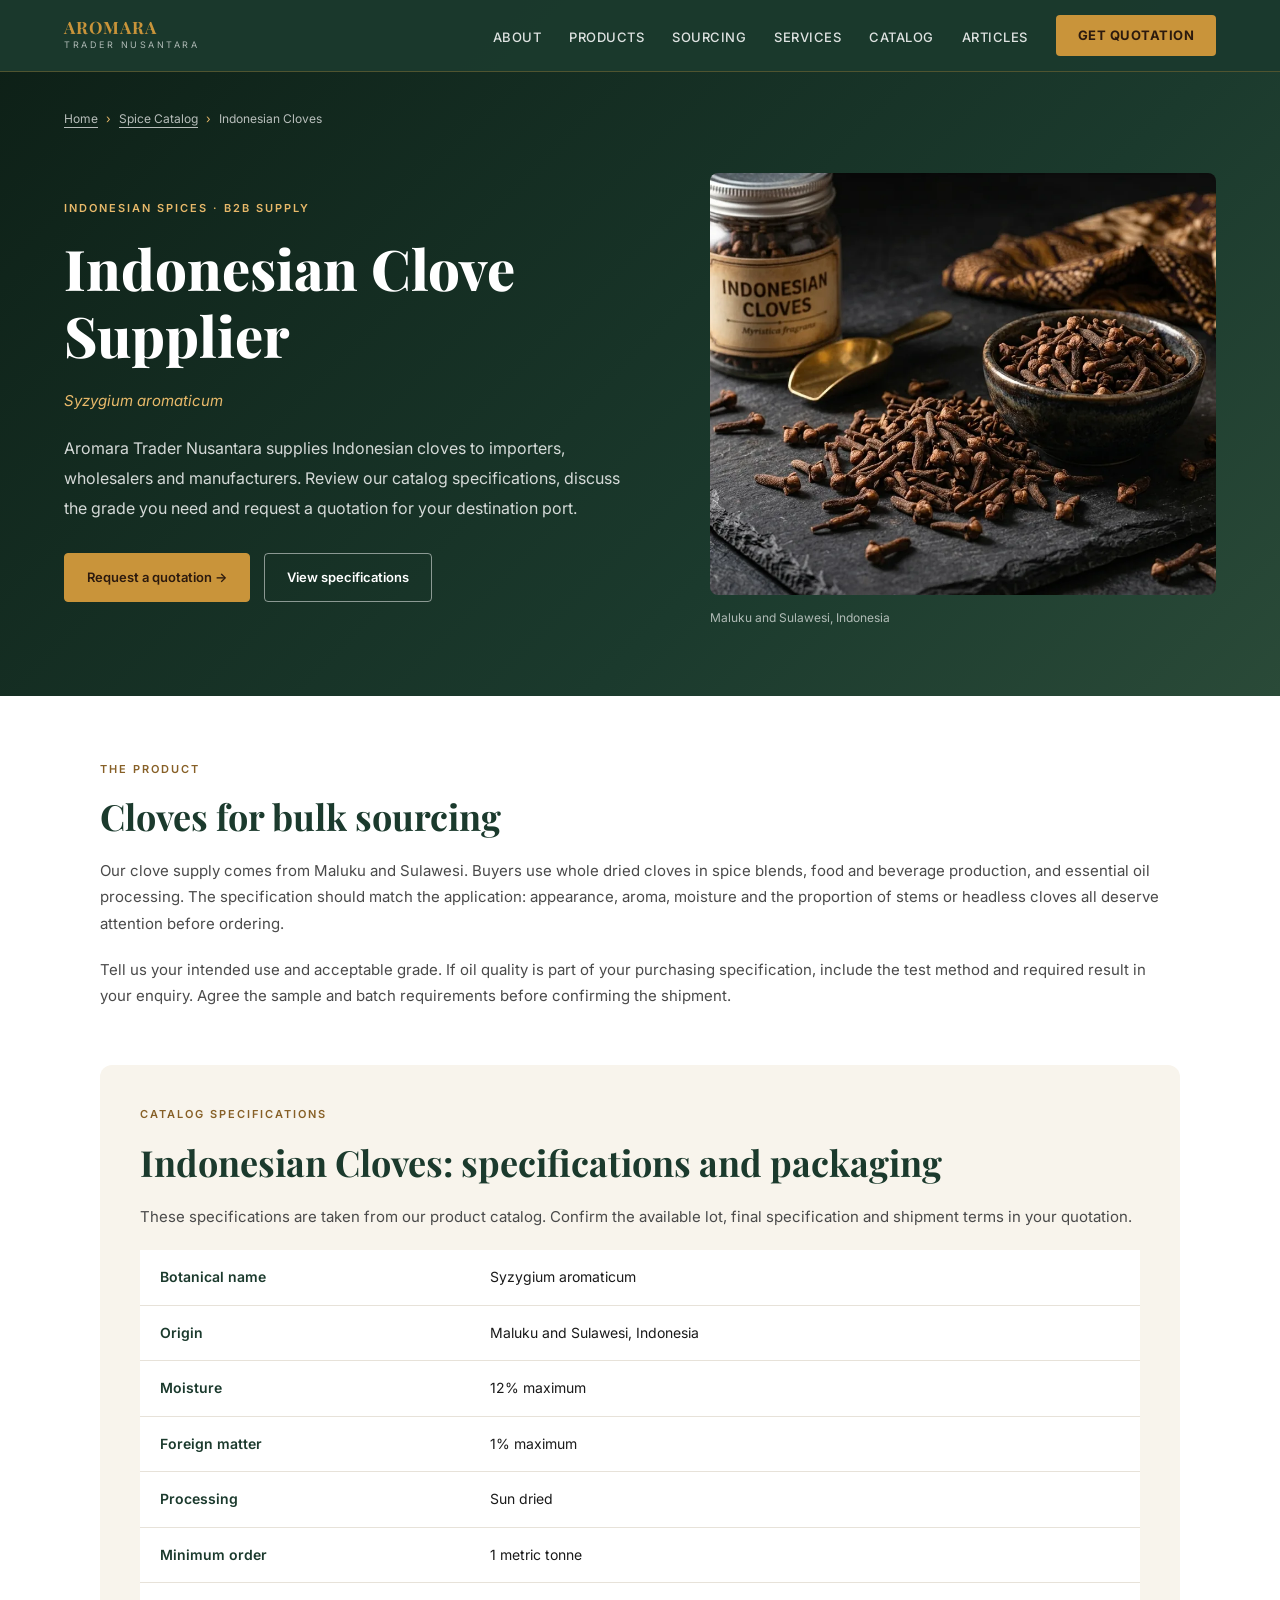
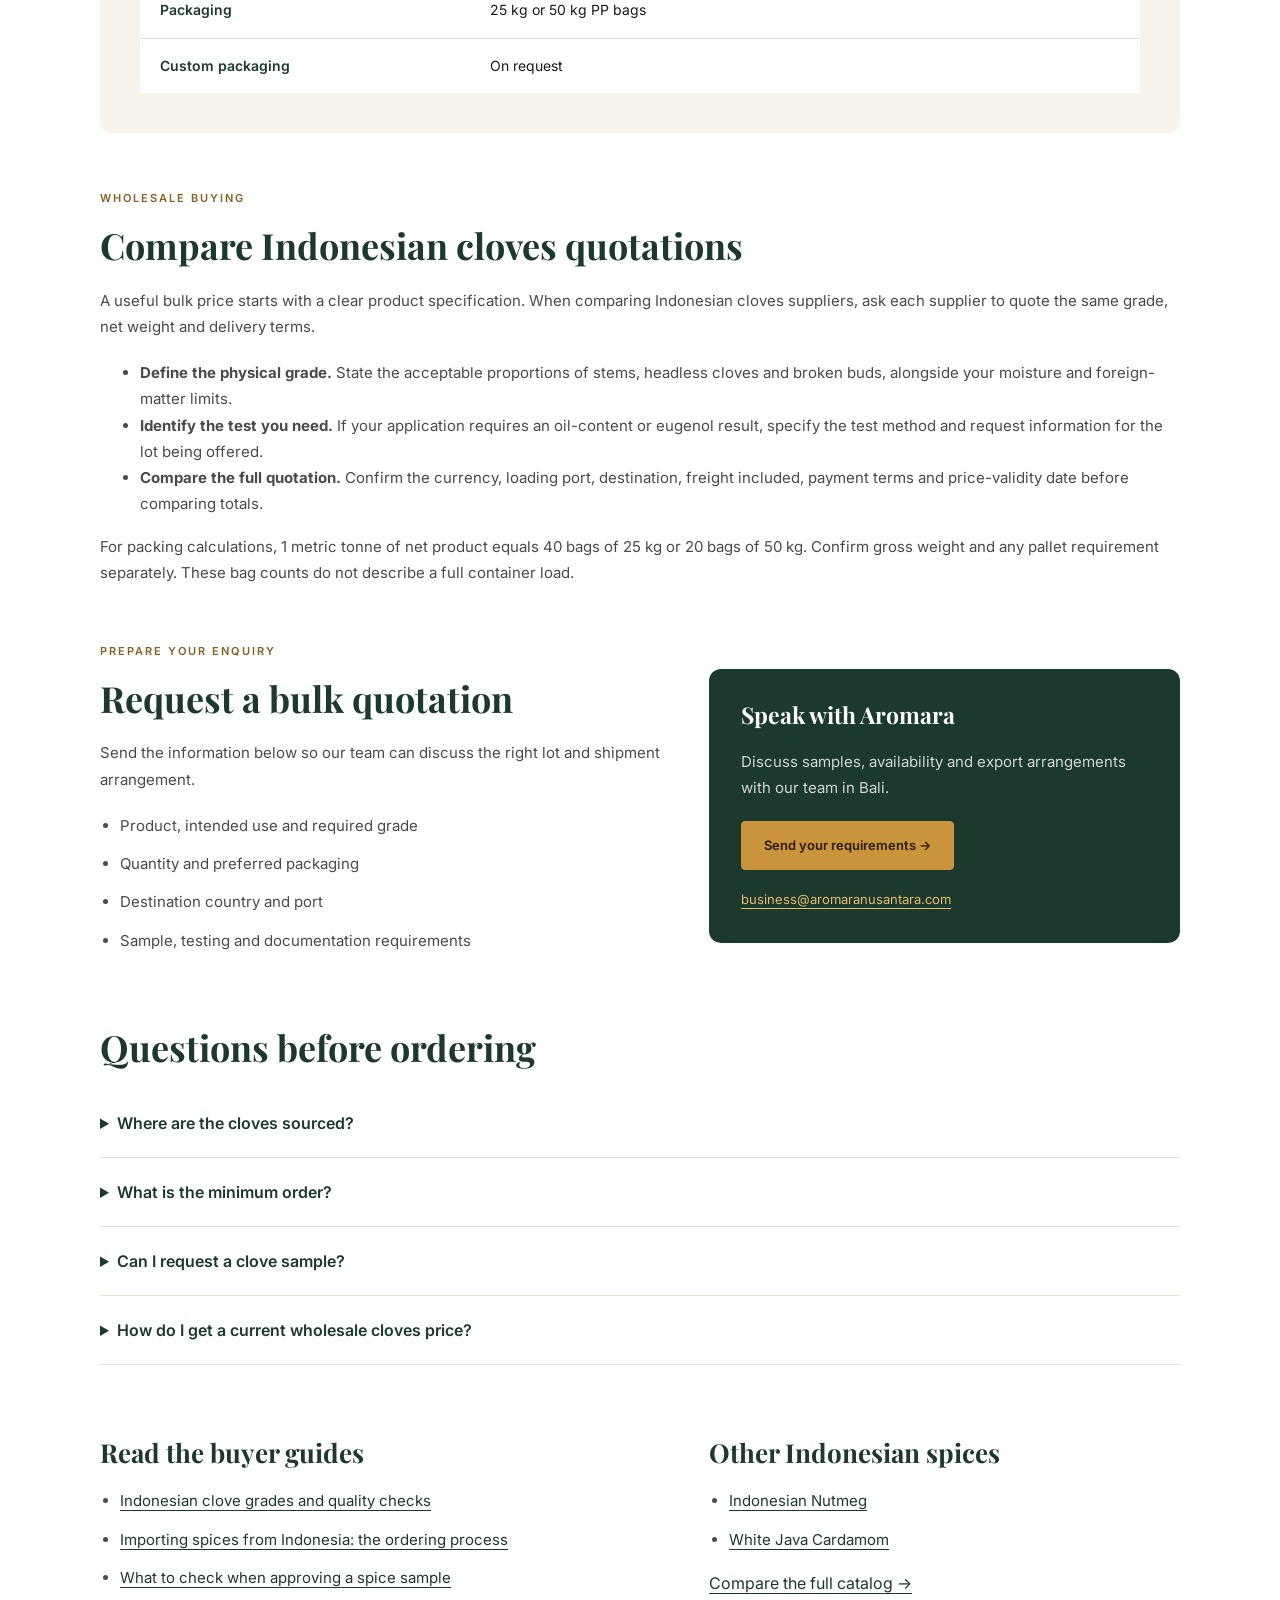
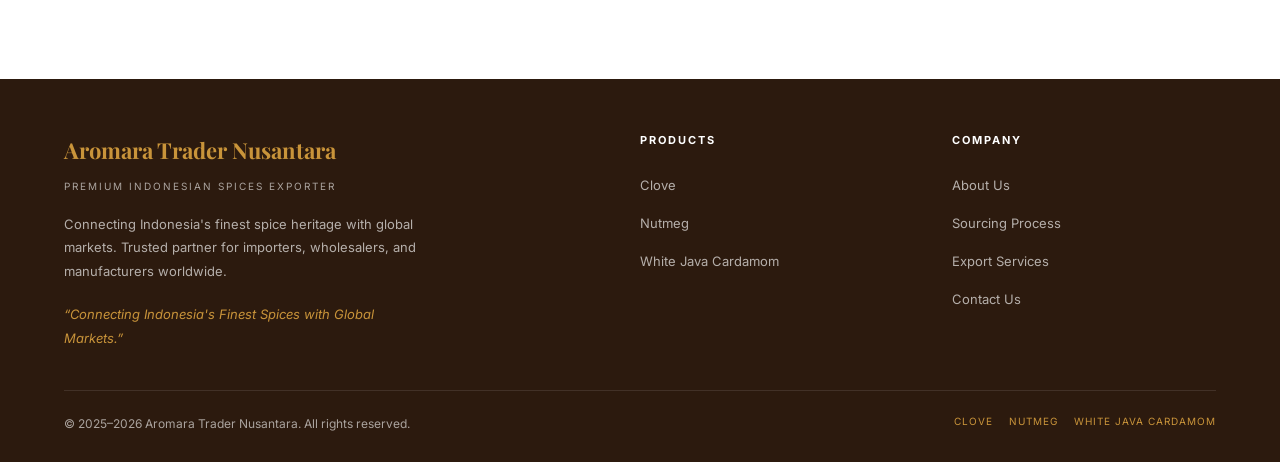
<file: products/indonesian-cloves.html>
<!DOCTYPE html>
<html lang="en">
<head>
<meta charset="utf-8">
<meta name="viewport" content="width=device-width, initial-scale=1">
<title>Indonesian Clove Supplier &amp; Exporter | Aromara</title>
<meta name="description" content="Source Indonesian cloves from Aromara. Review origin, moisture specifications, 25/50 kg packaging and minimum order quantities, then request a bulk quotation.">
<meta name="robots" content="index, follow, max-image-preview:large">
<meta name="theme-color" content="#1B3A2D">
<link rel="canonical" href="https://www.aromaranusantara.com/products/indonesian-cloves.html">
<link rel="icon" href="/favicon.ico" sizes="16x16 32x32 48x48" type="image/x-icon">
<link rel="icon" href="/favicon.png" sizes="96x96" type="image/png">
<link rel="apple-touch-icon" href="/apple-touch-icon.png" sizes="180x180">
<meta property="og:type" content="website">
<meta property="og:site_name" content="Spices Indonesia">
<meta property="og:url" content="https://www.aromaranusantara.com/products/indonesian-cloves.html">
<meta property="og:title" content="Indonesian Clove Supplier &amp; Exporter | Aromara">
<meta property="og:description" content="Source Indonesian cloves from Aromara. Review origin, moisture specifications, 25/50 kg packaging and minimum order quantities, then request a bulk quotation.">
<meta property="og:image" content="https://www.aromaranusantara.com/assets/img/og-cover.jpg">
<meta property="og:image:width" content="1200">
<meta property="og:image:height" content="630">
<meta property="og:image:alt" content="Aromara Trader Nusantara — Indonesian spice exporter">
<meta name="twitter:card" content="summary_large_image">
<meta name="twitter:title" content="Indonesian Clove Supplier &amp; Exporter | Aromara">
<meta name="twitter:description" content="Source Indonesian cloves from Aromara. Review origin, moisture specifications, 25/50 kg packaging and minimum order quantities, then request a bulk quotation.">
<meta name="twitter:image" content="https://www.aromaranusantara.com/assets/img/og-cover.jpg">
<meta name="twitter:image:alt" content="Aromara Trader Nusantara — Indonesian spice exporter">
<link rel="preconnect" href="https://fonts.googleapis.com">
<link rel="preconnect" href="https://fonts.gstatic.com" crossorigin>
<link href="https://fonts.googleapis.com/css2?family=Playfair+Display:wght@400;600;700;800&amp;family=Inter:wght@400;500;600;700&amp;display=swap" rel="stylesheet">
<link rel="stylesheet" href="/assets/css/product-pages.css">
<script src="/assets/js/product-navigation.js" defer></script>
<script type="application/ld+json">
{
  "@context": "https://schema.org",
  "@graph": [
    {
      "@type": "WebPage",
      "@id": "https://www.aromaranusantara.com/products/indonesian-cloves.html#webpage",
      "url": "https://www.aromaranusantara.com/products/indonesian-cloves.html",
      "name": "Indonesian Clove Supplier & Exporter | Aromara",
      "description": "Source Indonesian cloves from Aromara. Review origin, moisture specifications, 25/50 kg packaging and minimum order quantities, then request a bulk quotation.",
      "inLanguage": "en",
      "isPartOf": {
        "@type": "WebSite",
        "name": "Spices Indonesia",
        "url": "https://www.aromaranusantara.com/"
      },
      "publisher": {
        "@type": "Organization",
        "name": "Aromara Trader Nusantara",
        "url": "https://www.aromaranusantara.com/"
      },
      "breadcrumb": {
        "@id": "https://www.aromaranusantara.com/products/indonesian-cloves.html#breadcrumb"
      },
      "about": {
        "@type": "Thing",
        "name": "Indonesian Cloves",
        "alternateName": "Syzygium aromaticum"
      },
      "primaryImageOfPage": {
        "@type": "ImageObject",
        "url": "https://www.aromaranusantara.com/assets/img/img01.webp",
        "width": 1400,
        "height": 764,
        "caption": "Dried Indonesian cloves"
      }
    },
    {
      "@type": "BreadcrumbList",
      "@id": "https://www.aromaranusantara.com/products/indonesian-cloves.html#breadcrumb",
      "itemListElement": [
        {
          "@type": "ListItem",
          "position": 1,
          "name": "Home",
          "item": "https://www.aromaranusantara.com/"
        },
        {
          "@type": "ListItem",
          "position": 2,
          "name": "Spice Catalog",
          "item": "https://www.aromaranusantara.com/p/roduct-catalog.html"
        },
        {
          "@type": "ListItem",
          "position": 3,
          "name": "Indonesian Cloves",
          "item": "https://www.aromaranusantara.com/products/indonesian-cloves.html"
        }
      ]
    }
  ]
}
</script>
</head>
<body>
<a class="skip-link" href="#product">Skip to product details</a>
<nav aria-label='Main navigation' class='arn-nav' id='arnNav'>
<a class='arn-logo' href='/'>
<div>
<span class='brand'>AROMARA</span>
<span class='sub'>Trader Nusantara</span>
</div>
</a>
<ul class='arn-menu' id='arnMenu'>
<li><a href='/#about'>About</a></li>
<li><a href='/#products'>Products</a></li>
<li><a href='/#sourcing'>Sourcing</a></li>
<li><a href='/#services'>Services</a></li>
<li><a href='/#catalog'>Catalog</a></li>
<li><a href='/articles.html'>Articles</a></li>
<li><a class='arn-cta-btn' href='/#contact'>Get Quotation</a></li>
</ul>
<button aria-label='Open navigation' aria-controls='arnMenu' aria-expanded='false' type='button' class='arn-hamburger' id='arnHamburger'>
<span></span>
<span></span>
<span></span>
</button>
</nav>
<main id="product">
<header class="product-hero">
<div class="product-container">
<nav class="product-breadcrumb" aria-label="Breadcrumb"><ol>
<li><a href="/">Home</a></li>
<li><a href="/p/roduct-catalog.html">Spice Catalog</a></li>
<li aria-current="page">Indonesian Cloves</li>
</ol></nav>
<div class="product-intro">
<div>
<p class="product-eyebrow">Indonesian spices · B2B supply</p>
<h1>Indonesian Clove Supplier</h1>
<p class="product-science"><i>Syzygium aromaticum</i></p>
<p class="product-lead">Aromara Trader Nusantara supplies Indonesian cloves to importers, wholesalers and manufacturers. Review our catalog specifications, discuss the grade you need and request a quotation for your destination port.</p>
<div class="product-actions"><a class="btn-primary" href="/?product=clove#contact">Request a quotation →</a><a class="btn-outline" href="#specifications">View specifications</a></div>
</div>
<figure><img src="/assets/img/img01.webp" alt="Dried Indonesian cloves" width="1400" height="764" loading="eager" decoding="async" fetchpriority="high"><figcaption>Maluku and Sulawesi, Indonesia</figcaption></figure>
</div>
</div>
</header>
<div class="product-container product-content">
<section aria-labelledby="product-overview">
<p class="product-eyebrow">The product</p>
<h2 id="product-overview">Cloves for bulk sourcing</h2>
<p>Our clove supply comes from Maluku and Sulawesi. Buyers use whole dried cloves in spice blends, food and beverage production, and essential oil processing. The specification should match the application: appearance, aroma, moisture and the proportion of stems or headless cloves all deserve attention before ordering.</p>
<p>Tell us your intended use and acceptable grade. If oil quality is part of your purchasing specification, include the test method and required result in your enquiry. Agree the sample and batch requirements before confirming the shipment.</p>
</section>
<section id="specifications" class="product-specifications" aria-labelledby="specifications-title">
<p class="product-eyebrow">Catalog specifications</p>
<h2 id="specifications-title">Indonesian Cloves: specifications and packaging</h2>
<p>These specifications are taken from our product catalog. Confirm the available lot, final specification and shipment terms in your quotation.</p>
<div class="product-table"><table><caption class="sr-only">Indonesian Cloves catalog specifications</caption><tbody>
<tr><th scope="row">Botanical name</th><td>Syzygium aromaticum</td></tr>
<tr><th scope="row">Origin</th><td>Maluku and Sulawesi, Indonesia</td></tr>
<tr><th scope="row">Moisture</th><td>12% maximum</td></tr>
<tr><th scope="row">Foreign matter</th><td>1% maximum</td></tr>
<tr><th scope="row">Processing</th><td>Sun dried</td></tr>
<tr><th scope="row">Minimum order</th><td>1 metric tonne</td></tr>
<tr><th scope="row">Packaging</th><td>25 kg or 50 kg PP bags</td></tr>
<tr><th scope="row">Custom packaging</th><td>On request</td></tr>
</tbody></table></div>
</section>
<section aria-labelledby="wholesale-title">
<p class="product-eyebrow">Wholesale buying</p>
<h2 id="wholesale-title">Compare Indonesian cloves quotations</h2>
<p>A useful bulk price starts with a clear product specification. When comparing Indonesian cloves suppliers, ask each supplier to quote the same grade, net weight and delivery terms.</p>
<ul>
<li><strong>Define the physical grade.</strong> State the acceptable proportions of stems, headless cloves and broken buds, alongside your moisture and foreign-matter limits.</li>
<li><strong>Identify the test you need.</strong> If your application requires an oil-content or eugenol result, specify the test method and request information for the lot being offered.</li>
<li><strong>Compare the full quotation.</strong> Confirm the currency, loading port, destination, freight included, payment terms and price-validity date before comparing totals.</li>
</ul>
<p>For packing calculations, 1 metric tonne of net product equals 40 bags of 25 kg or 20 bags of 50 kg. Confirm gross weight and any pallet requirement separately. These bag counts do not describe a full container load.</p>
</section>
<section class="product-order" aria-labelledby="order-title">
<div><p class="product-eyebrow">Prepare your enquiry</p><h2 id="order-title">Request a bulk quotation</h2>
<p>Send the information below so our team can discuss the right lot and shipment arrangement.</p>
<ul><li>Product, intended use and required grade</li><li>Quantity and preferred packaging</li><li>Destination country and port</li><li>Sample, testing and documentation requirements</li></ul></div>
<div class="product-contact"><h3>Speak with Aromara</h3><p>Discuss samples, availability and export arrangements with our team in Bali.</p><a class="btn-primary" href="/?product=clove#contact">Send your requirements →</a><a class="product-email" href="mailto:business@aromaranusantara.com">business@aromaranusantara.com</a></div>
</section>
<section class="product-faq" aria-labelledby="faq-title"><h2 id="faq-title">Questions before ordering</h2>
<details><summary>Where are the cloves sourced?</summary><p>Our catalog lists Maluku and Sulawesi as sourcing regions. Ask our team to confirm the origin and availability of the lot quoted for your order.</p></details>
<details><summary>What is the minimum order?</summary><p>The catalog minimum order is 1 metric tonne. Tell us your quantity and destination so we can discuss the shipment arrangement; a 1-tonne order is not the same as a full container.</p></details>
<details><summary>Can I request a clove sample?</summary><p>Yes. Contact our team to discuss a sample before placing a bulk order. Include your required grade, intended use and delivery destination.</p></details>
<details><summary>How do I get a current wholesale cloves price?</summary><p>Send your quantity, required grade, bag size and destination port. Ask for a dated quotation stating the product specification and shipping costs included, so you can compare offers on the same basis.</p></details>
</section>
<section class="product-resources" aria-labelledby="guides-title"><div><h2 id="guides-title">Read the buyer guides</h2><ul>
<li><a href="/2026/08/indonesian-clove-grades-explained-what.html">Indonesian clove grades and quality checks</a></li>
<li><a href="/2026/08/how-to-import-spices-from-indonesia.html">Importing spices from Indonesia: the ordering process</a></li>
<li><a href="/2026/09/spice-sample-vs-container.html">What to check when approving a spice sample</a></li>
</ul></div><div><h2>Other Indonesian spices</h2><ul><li><a href="/products/indonesian-nutmeg.html">Indonesian Nutmeg</a></li>
<li><a href="/products/white-java-cardamom.html">White Java Cardamom</a></li></ul><a href="/p/roduct-catalog.html">Compare the full catalog →</a></div></section>
</div>
</main>
<footer class='arn-footer'>
<div class='arn-footer-top'>
<div class='arn-fbrand'>
<div class='name'>Aromara Trader Nusantara</div>
<div class='sub'>Premium Indonesian Spices Exporter</div>
<p>Connecting Indonesia's finest spice heritage with global markets. Trusted partner for importers, wholesalers, and manufacturers worldwide.</p>
<div class='quote'>&#8220;Connecting Indonesia's Finest Spices with Global Markets.&#8221;</div>
</div>
<div class='arn-fcol'>
<h5>Products</h5>
<ul>
<li><a href='/products/indonesian-cloves.html'>Clove</a></li>
<li><a href='/products/indonesian-nutmeg.html'>Nutmeg</a></li>
<li><a href='/products/white-java-cardamom.html'>White Java Cardamom</a></li>
</ul>
</div>
<div class='arn-fcol'>
<h5>Company</h5>
<ul>
<li><a href='/#about'>About Us</a></li>
<li><a href='/#sourcing'>Sourcing Process</a></li>
<li><a href='/#services'>Export Services</a></li>
<li><a href='/#contact'>Contact Us</a></li>
</ul>
</div>
</div>
<div class='arn-footer-bottom'>
<p>&#169; 2025–2026 Aromara Trader Nusantara. All rights reserved.</p>
<div class='arn-spices'>
<span>Clove</span>
<span>Nutmeg</span>
<span>White Java Cardamom</span>
</div>
</div>
</footer>
</body>
</html>
</file>
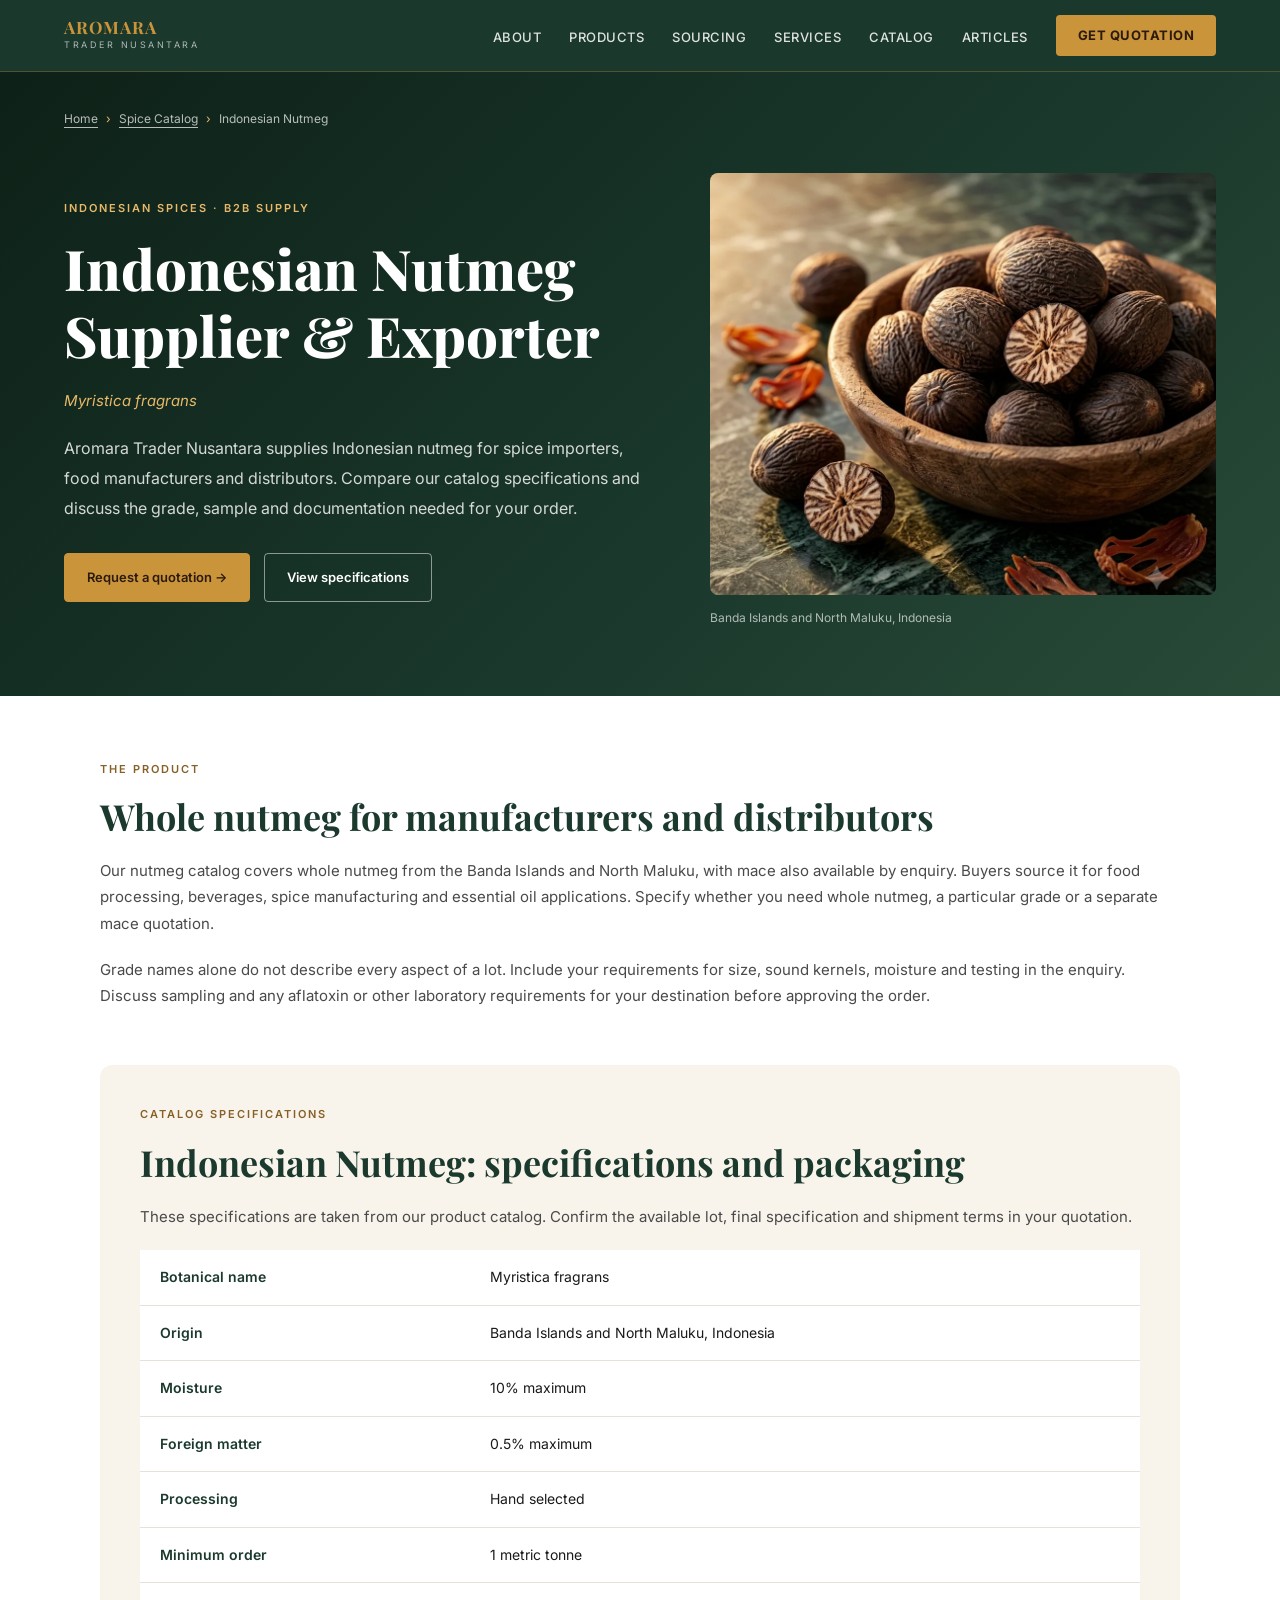
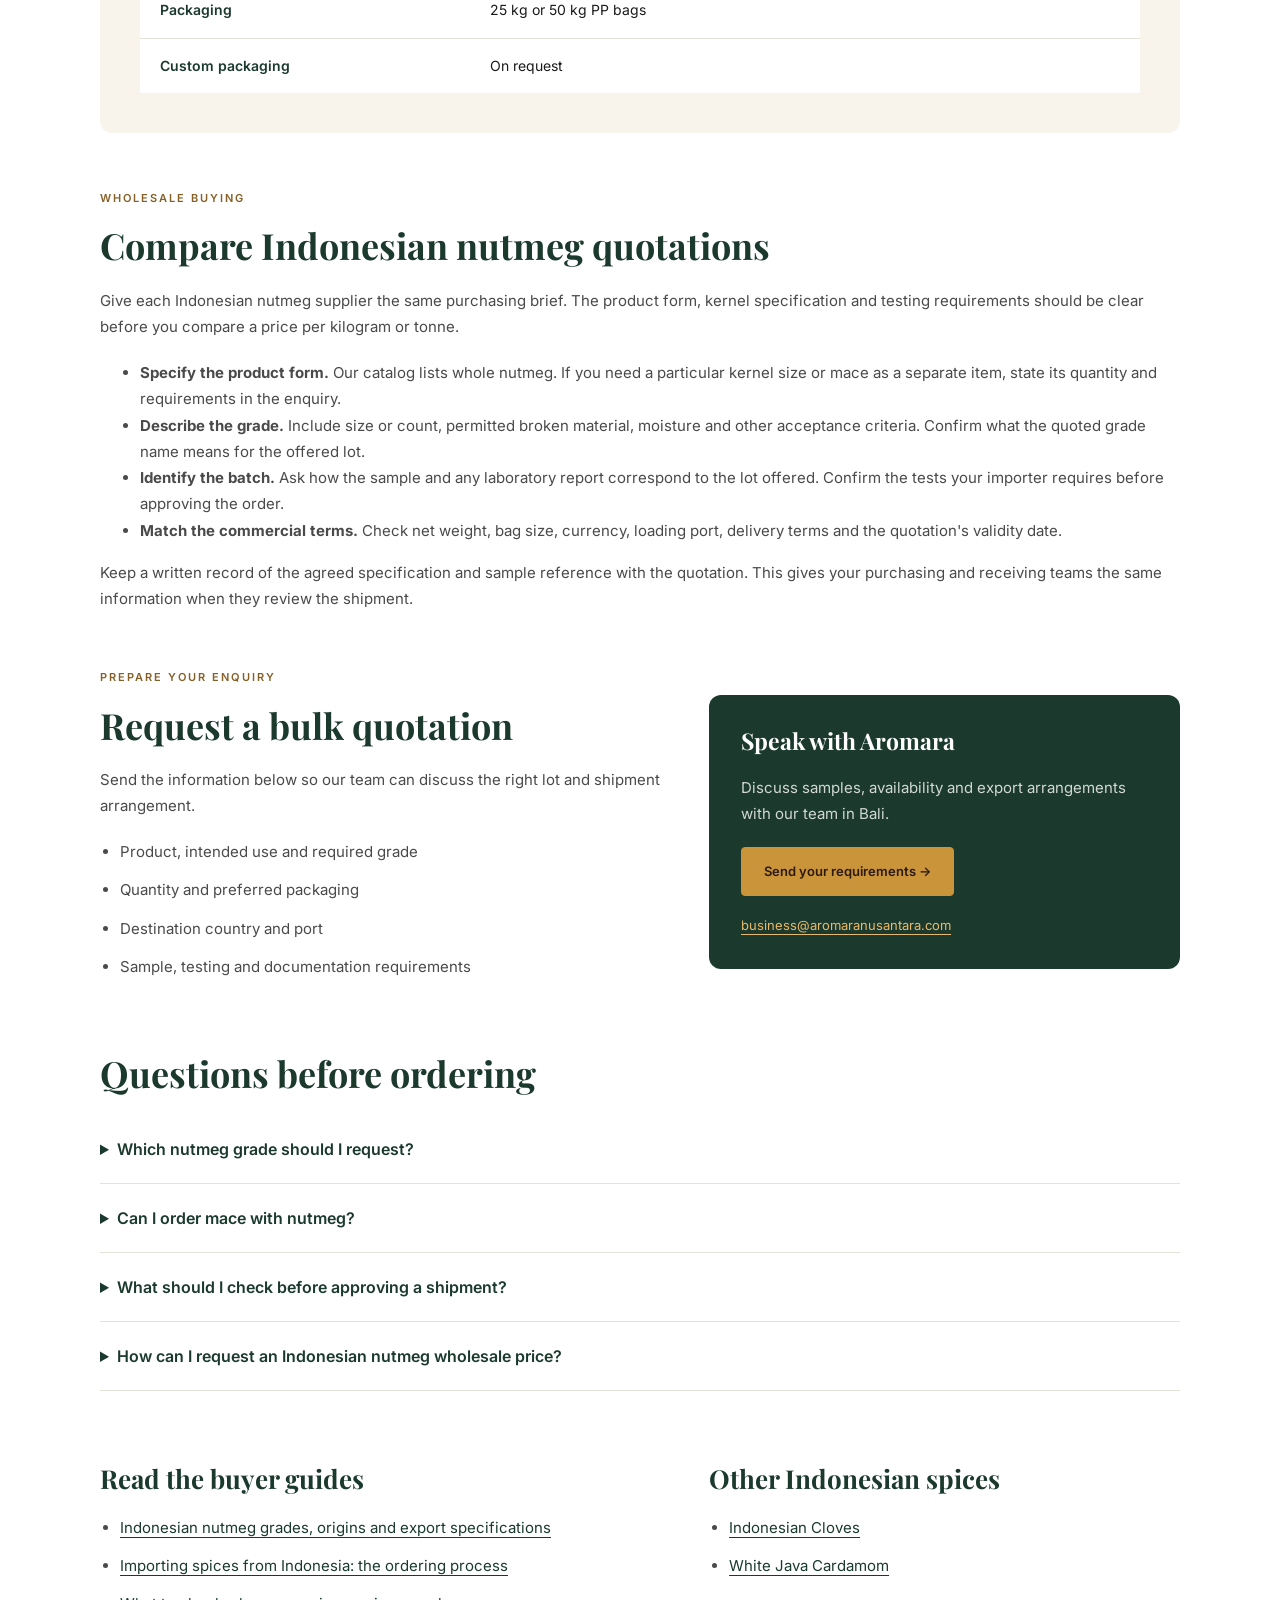
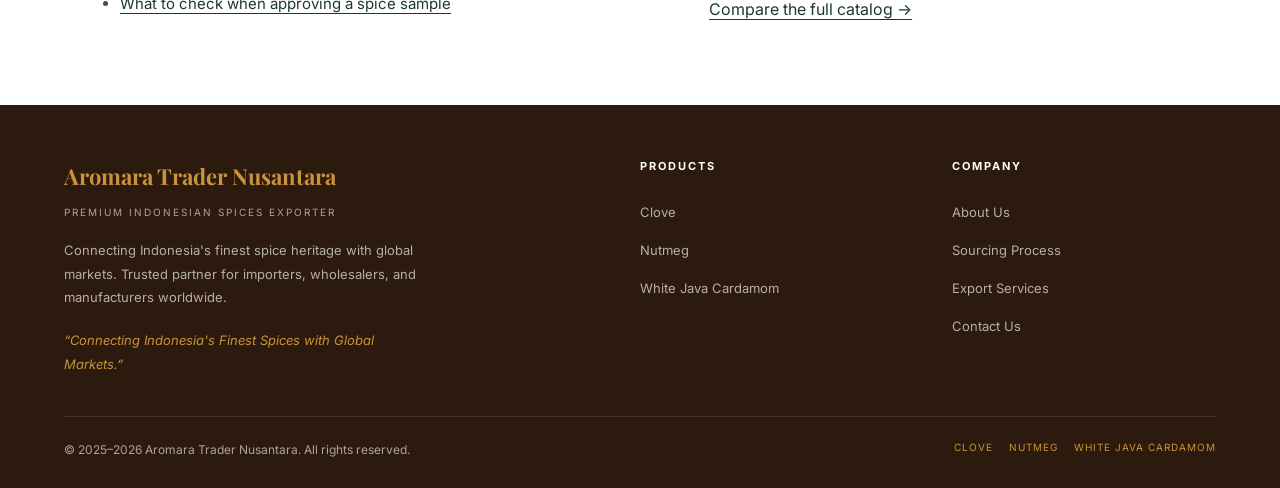
<file: products/indonesian-nutmeg.html>
<!DOCTYPE html>
<html lang="en">
<head>
<meta charset="utf-8">
<meta name="viewport" content="width=device-width, initial-scale=1">
<title>Indonesian Nutmeg Supplier &amp; Exporter | Aromara</title>
<meta name="description" content="Source Indonesian nutmeg from Aromara. Review origin, moisture specifications, bulk packaging and sample requirements. Request a quotation for your shipment.">
<meta name="robots" content="index, follow, max-image-preview:large">
<meta name="theme-color" content="#1B3A2D">
<link rel="canonical" href="https://www.aromaranusantara.com/products/indonesian-nutmeg.html">
<link rel="icon" href="/favicon.ico" sizes="16x16 32x32 48x48" type="image/x-icon">
<link rel="icon" href="/favicon.png" sizes="96x96" type="image/png">
<link rel="apple-touch-icon" href="/apple-touch-icon.png" sizes="180x180">
<meta property="og:type" content="website">
<meta property="og:site_name" content="Spices Indonesia">
<meta property="og:url" content="https://www.aromaranusantara.com/products/indonesian-nutmeg.html">
<meta property="og:title" content="Indonesian Nutmeg Supplier &amp; Exporter | Aromara">
<meta property="og:description" content="Source Indonesian nutmeg from Aromara. Review origin, moisture specifications, bulk packaging and sample requirements. Request a quotation for your shipment.">
<meta property="og:image" content="https://www.aromaranusantara.com/assets/img/og-cover.jpg">
<meta property="og:image:width" content="1200">
<meta property="og:image:height" content="630">
<meta property="og:image:alt" content="Aromara Trader Nusantara — Indonesian spice exporter">
<meta name="twitter:card" content="summary_large_image">
<meta name="twitter:title" content="Indonesian Nutmeg Supplier &amp; Exporter | Aromara">
<meta name="twitter:description" content="Source Indonesian nutmeg from Aromara. Review origin, moisture specifications, bulk packaging and sample requirements. Request a quotation for your shipment.">
<meta name="twitter:image" content="https://www.aromaranusantara.com/assets/img/og-cover.jpg">
<meta name="twitter:image:alt" content="Aromara Trader Nusantara — Indonesian spice exporter">
<link rel="preconnect" href="https://fonts.googleapis.com">
<link rel="preconnect" href="https://fonts.gstatic.com" crossorigin>
<link href="https://fonts.googleapis.com/css2?family=Playfair+Display:wght@400;600;700;800&amp;family=Inter:wght@400;500;600;700&amp;display=swap" rel="stylesheet">
<link rel="stylesheet" href="/assets/css/product-pages.css">
<script src="/assets/js/product-navigation.js" defer></script>
<script type="application/ld+json">
{
  "@context": "https://schema.org",
  "@graph": [
    {
      "@type": "WebPage",
      "@id": "https://www.aromaranusantara.com/products/indonesian-nutmeg.html#webpage",
      "url": "https://www.aromaranusantara.com/products/indonesian-nutmeg.html",
      "name": "Indonesian Nutmeg Supplier & Exporter | Aromara",
      "description": "Source Indonesian nutmeg from Aromara. Review origin, moisture specifications, bulk packaging and sample requirements. Request a quotation for your shipment.",
      "inLanguage": "en",
      "isPartOf": {
        "@type": "WebSite",
        "name": "Spices Indonesia",
        "url": "https://www.aromaranusantara.com/"
      },
      "publisher": {
        "@type": "Organization",
        "name": "Aromara Trader Nusantara",
        "url": "https://www.aromaranusantara.com/"
      },
      "breadcrumb": {
        "@id": "https://www.aromaranusantara.com/products/indonesian-nutmeg.html#breadcrumb"
      },
      "about": {
        "@type": "Thing",
        "name": "Indonesian Nutmeg",
        "alternateName": "Myristica fragrans"
      },
      "primaryImageOfPage": {
        "@type": "ImageObject",
        "url": "https://www.aromaranusantara.com/assets/img/img10.webp",
        "width": 1024,
        "height": 1024,
        "caption": "Whole Indonesian nutmeg"
      }
    },
    {
      "@type": "BreadcrumbList",
      "@id": "https://www.aromaranusantara.com/products/indonesian-nutmeg.html#breadcrumb",
      "itemListElement": [
        {
          "@type": "ListItem",
          "position": 1,
          "name": "Home",
          "item": "https://www.aromaranusantara.com/"
        },
        {
          "@type": "ListItem",
          "position": 2,
          "name": "Spice Catalog",
          "item": "https://www.aromaranusantara.com/p/roduct-catalog.html"
        },
        {
          "@type": "ListItem",
          "position": 3,
          "name": "Indonesian Nutmeg",
          "item": "https://www.aromaranusantara.com/products/indonesian-nutmeg.html"
        }
      ]
    }
  ]
}
</script>
</head>
<body>
<a class="skip-link" href="#product">Skip to product details</a>
<nav aria-label='Main navigation' class='arn-nav' id='arnNav'>
<a class='arn-logo' href='/'>
<div>
<span class='brand'>AROMARA</span>
<span class='sub'>Trader Nusantara</span>
</div>
</a>
<ul class='arn-menu' id='arnMenu'>
<li><a href='/#about'>About</a></li>
<li><a href='/#products'>Products</a></li>
<li><a href='/#sourcing'>Sourcing</a></li>
<li><a href='/#services'>Services</a></li>
<li><a href='/#catalog'>Catalog</a></li>
<li><a href='/articles.html'>Articles</a></li>
<li><a class='arn-cta-btn' href='/#contact'>Get Quotation</a></li>
</ul>
<button aria-label='Open navigation' aria-controls='arnMenu' aria-expanded='false' type='button' class='arn-hamburger' id='arnHamburger'>
<span></span>
<span></span>
<span></span>
</button>
</nav>
<main id="product">
<header class="product-hero">
<div class="product-container">
<nav class="product-breadcrumb" aria-label="Breadcrumb"><ol>
<li><a href="/">Home</a></li>
<li><a href="/p/roduct-catalog.html">Spice Catalog</a></li>
<li aria-current="page">Indonesian Nutmeg</li>
</ol></nav>
<div class="product-intro">
<div>
<p class="product-eyebrow">Indonesian spices · B2B supply</p>
<h1>Indonesian Nutmeg Supplier &amp; Exporter</h1>
<p class="product-science"><i>Myristica fragrans</i></p>
<p class="product-lead">Aromara Trader Nusantara supplies Indonesian nutmeg for spice importers, food manufacturers and distributors. Compare our catalog specifications and discuss the grade, sample and documentation needed for your order.</p>
<div class="product-actions"><a class="btn-primary" href="/?product=nutmeg#contact">Request a quotation →</a><a class="btn-outline" href="#specifications">View specifications</a></div>
</div>
<figure><img src="/assets/img/img10.webp" alt="Whole Indonesian nutmeg" width="1024" height="1024" loading="eager" decoding="async" fetchpriority="high"><figcaption>Banda Islands and North Maluku, Indonesia</figcaption></figure>
</div>
</div>
</header>
<div class="product-container product-content">
<section aria-labelledby="product-overview">
<p class="product-eyebrow">The product</p>
<h2 id="product-overview">Whole nutmeg for manufacturers and distributors</h2>
<p>Our nutmeg catalog covers whole nutmeg from the Banda Islands and North Maluku, with mace also available by enquiry. Buyers source it for food processing, beverages, spice manufacturing and essential oil applications. Specify whether you need whole nutmeg, a particular grade or a separate mace quotation.</p>
<p>Grade names alone do not describe every aspect of a lot. Include your requirements for size, sound kernels, moisture and testing in the enquiry. Discuss sampling and any aflatoxin or other laboratory requirements for your destination before approving the order.</p>
</section>
<section id="specifications" class="product-specifications" aria-labelledby="specifications-title">
<p class="product-eyebrow">Catalog specifications</p>
<h2 id="specifications-title">Indonesian Nutmeg: specifications and packaging</h2>
<p>These specifications are taken from our product catalog. Confirm the available lot, final specification and shipment terms in your quotation.</p>
<div class="product-table"><table><caption class="sr-only">Indonesian Nutmeg catalog specifications</caption><tbody>
<tr><th scope="row">Botanical name</th><td>Myristica fragrans</td></tr>
<tr><th scope="row">Origin</th><td>Banda Islands and North Maluku, Indonesia</td></tr>
<tr><th scope="row">Moisture</th><td>10% maximum</td></tr>
<tr><th scope="row">Foreign matter</th><td>0.5% maximum</td></tr>
<tr><th scope="row">Processing</th><td>Hand selected</td></tr>
<tr><th scope="row">Minimum order</th><td>1 metric tonne</td></tr>
<tr><th scope="row">Packaging</th><td>25 kg or 50 kg PP bags</td></tr>
<tr><th scope="row">Custom packaging</th><td>On request</td></tr>
</tbody></table></div>
</section>
<section aria-labelledby="wholesale-title">
<p class="product-eyebrow">Wholesale buying</p>
<h2 id="wholesale-title">Compare Indonesian nutmeg quotations</h2>
<p>Give each Indonesian nutmeg supplier the same purchasing brief. The product form, kernel specification and testing requirements should be clear before you compare a price per kilogram or tonne.</p>
<ul>
<li><strong>Specify the product form.</strong> Our catalog lists whole nutmeg. If you need a particular kernel size or mace as a separate item, state its quantity and requirements in the enquiry.</li>
<li><strong>Describe the grade.</strong> Include size or count, permitted broken material, moisture and other acceptance criteria. Confirm what the quoted grade name means for the offered lot.</li>
<li><strong>Identify the batch.</strong> Ask how the sample and any laboratory report correspond to the lot offered. Confirm the tests your importer requires before approving the order.</li>
<li><strong>Match the commercial terms.</strong> Check net weight, bag size, currency, loading port, delivery terms and the quotation's validity date.</li>
</ul>
<p>Keep a written record of the agreed specification and sample reference with the quotation. This gives your purchasing and receiving teams the same information when they review the shipment.</p>
</section>
<section class="product-order" aria-labelledby="order-title">
<div><p class="product-eyebrow">Prepare your enquiry</p><h2 id="order-title">Request a bulk quotation</h2>
<p>Send the information below so our team can discuss the right lot and shipment arrangement.</p>
<ul><li>Product, intended use and required grade</li><li>Quantity and preferred packaging</li><li>Destination country and port</li><li>Sample, testing and documentation requirements</li></ul></div>
<div class="product-contact"><h3>Speak with Aromara</h3><p>Discuss samples, availability and export arrangements with our team in Bali.</p><a class="btn-primary" href="/?product=nutmeg#contact">Send your requirements →</a><a class="product-email" href="mailto:business@aromaranusantara.com">business@aromaranusantara.com</a></div>
</section>
<section class="product-faq" aria-labelledby="faq-title"><h2 id="faq-title">Questions before ordering</h2>
<details><summary>Which nutmeg grade should I request?</summary><p>Tell us the application and the measurable specification your buyer needs. Our buyer guide explains ABCD and BWP grades; confirm the grade and lot availability with our team when requesting a quotation.</p></details>
<details><summary>Can I order mace with nutmeg?</summary><p>Our catalog includes mace availability by enquiry. Specify whether you need whole nutmeg, mace or both, with the quantity and packaging for each product.</p></details>
<details><summary>What should I check before approving a shipment?</summary><p>Agree the written specification and sample first. Ask about batch-specific test reports and confirm destination requirements with your importer or customs broker before shipment.</p></details>
<details><summary>How can I request an Indonesian nutmeg wholesale price?</summary><p>Send the product form, required grade or kernel size, quantity, packaging and destination port. Include any testing requirements so the team can discuss the appropriate lot and quotation.</p></details>
</section>
<section class="product-resources" aria-labelledby="guides-title"><div><h2 id="guides-title">Read the buyer guides</h2><ul>
<li><a href="/2026/08/indonesian-nutmeg-grades-origins-and.html">Indonesian nutmeg grades, origins and export specifications</a></li>
<li><a href="/2026/08/how-to-import-spices-from-indonesia.html">Importing spices from Indonesia: the ordering process</a></li>
<li><a href="/2026/09/spice-sample-vs-container.html">What to check when approving a spice sample</a></li>
</ul></div><div><h2>Other Indonesian spices</h2><ul><li><a href="/products/indonesian-cloves.html">Indonesian Cloves</a></li>
<li><a href="/products/white-java-cardamom.html">White Java Cardamom</a></li></ul><a href="/p/roduct-catalog.html">Compare the full catalog →</a></div></section>
</div>
</main>
<footer class='arn-footer'>
<div class='arn-footer-top'>
<div class='arn-fbrand'>
<div class='name'>Aromara Trader Nusantara</div>
<div class='sub'>Premium Indonesian Spices Exporter</div>
<p>Connecting Indonesia's finest spice heritage with global markets. Trusted partner for importers, wholesalers, and manufacturers worldwide.</p>
<div class='quote'>&#8220;Connecting Indonesia's Finest Spices with Global Markets.&#8221;</div>
</div>
<div class='arn-fcol'>
<h5>Products</h5>
<ul>
<li><a href='/products/indonesian-cloves.html'>Clove</a></li>
<li><a href='/products/indonesian-nutmeg.html'>Nutmeg</a></li>
<li><a href='/products/white-java-cardamom.html'>White Java Cardamom</a></li>
</ul>
</div>
<div class='arn-fcol'>
<h5>Company</h5>
<ul>
<li><a href='/#about'>About Us</a></li>
<li><a href='/#sourcing'>Sourcing Process</a></li>
<li><a href='/#services'>Export Services</a></li>
<li><a href='/#contact'>Contact Us</a></li>
</ul>
</div>
</div>
<div class='arn-footer-bottom'>
<p>&#169; 2025–2026 Aromara Trader Nusantara. All rights reserved.</p>
<div class='arn-spices'>
<span>Clove</span>
<span>Nutmeg</span>
<span>White Java Cardamom</span>
</div>
</div>
</footer>
</body>
</html>
</file>
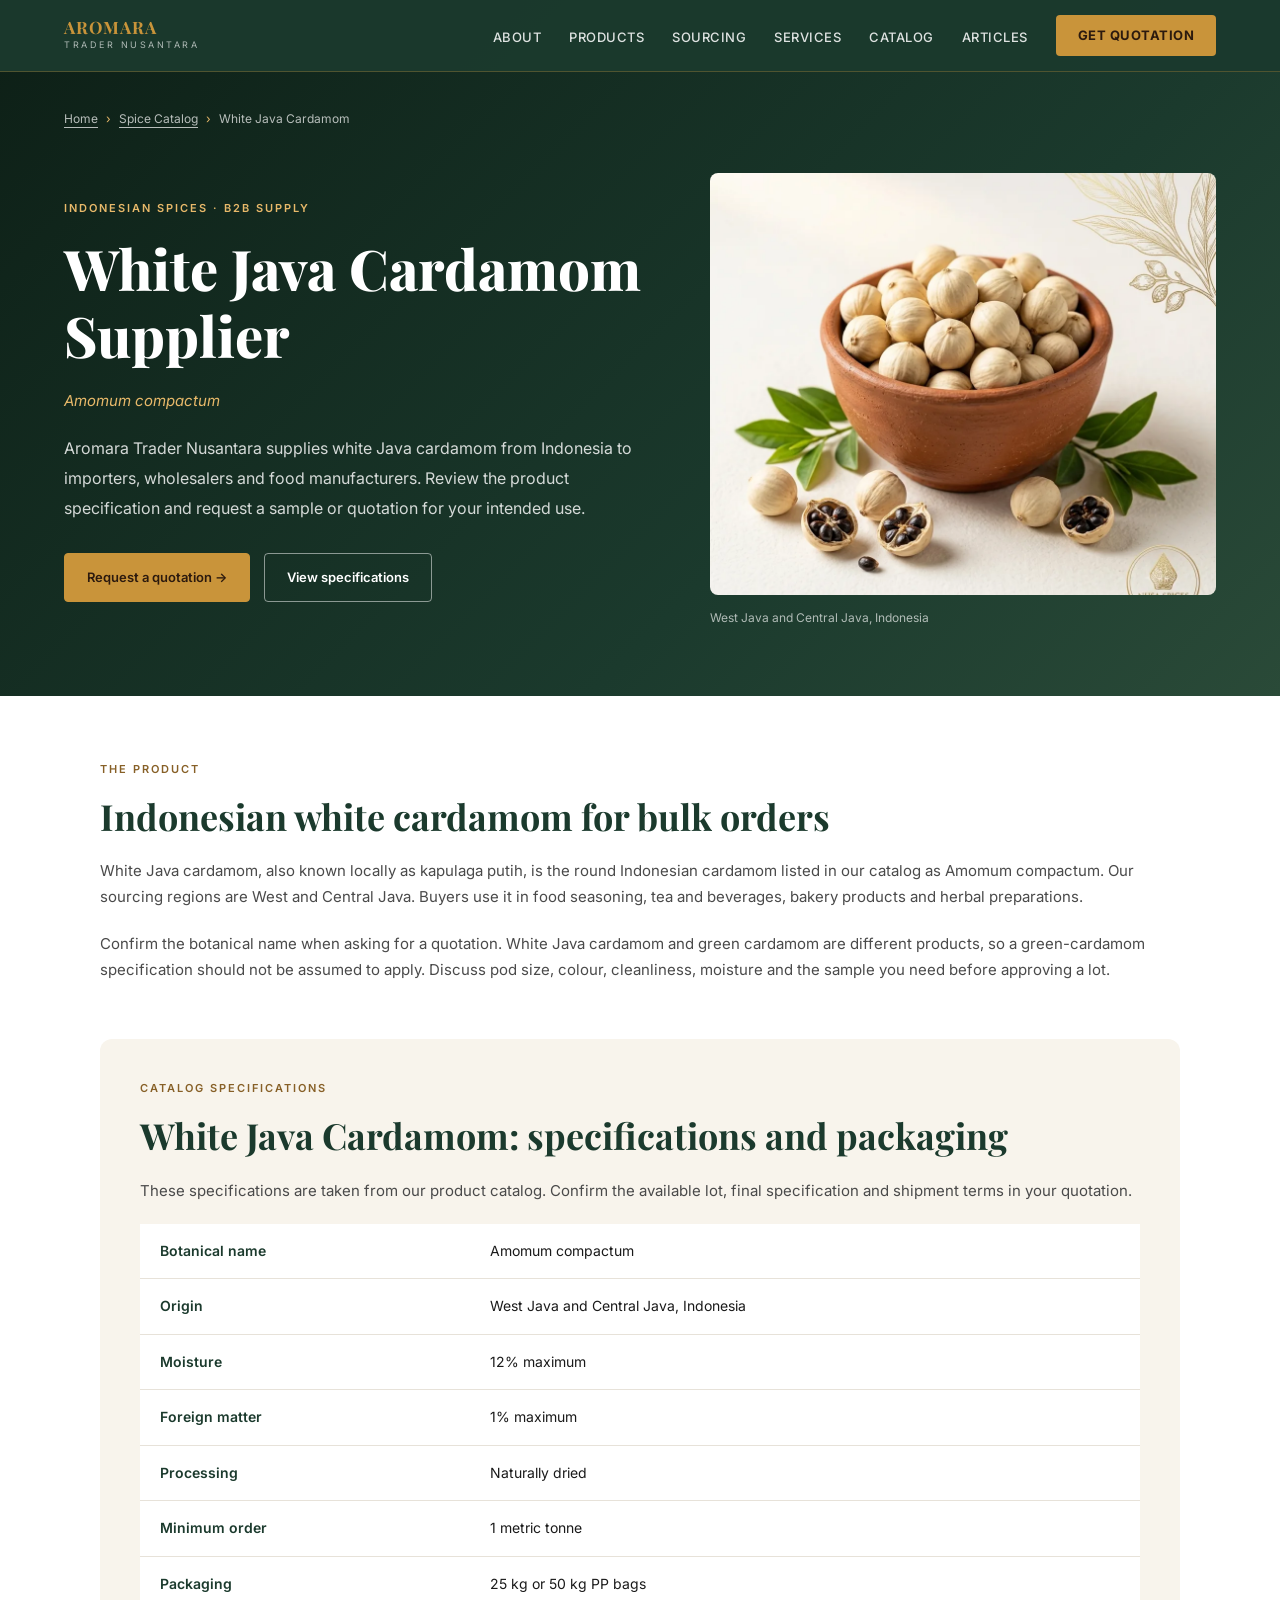
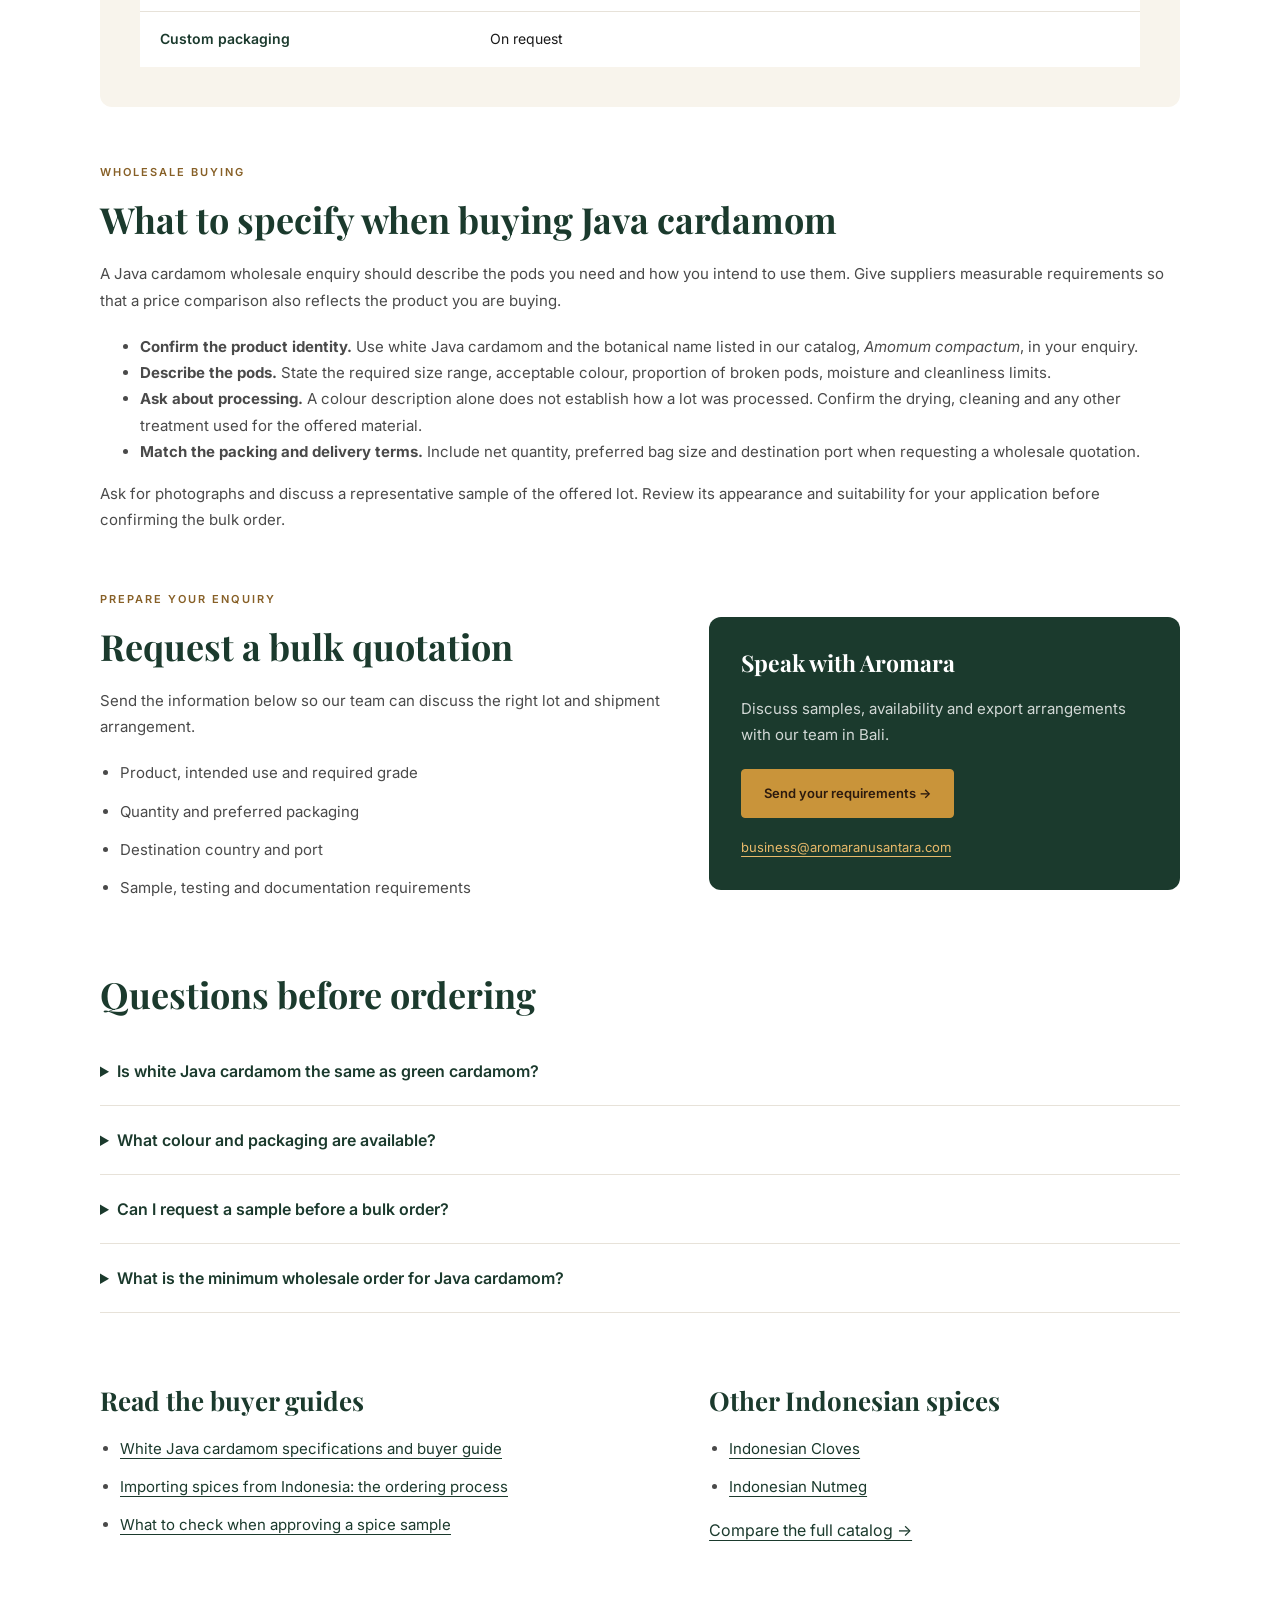
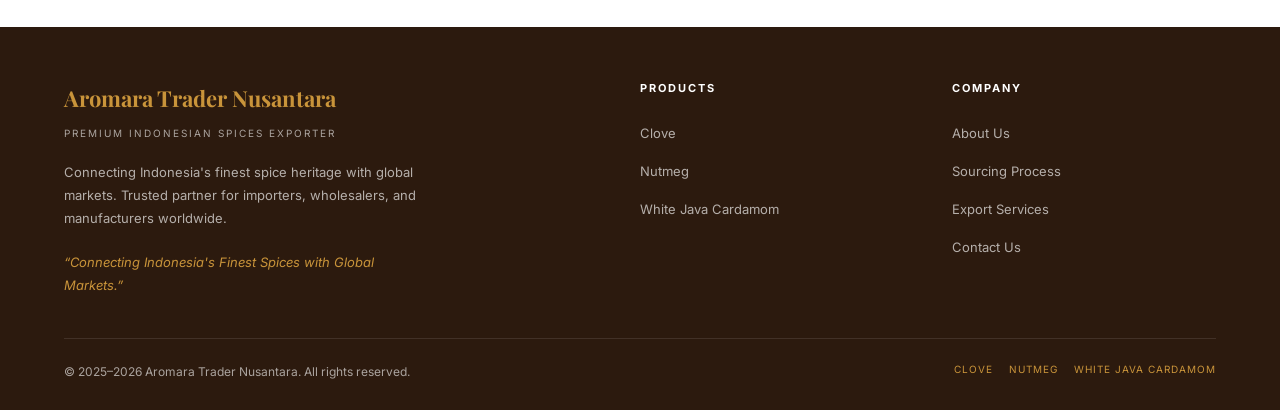
<file: products/white-java-cardamom.html>
<!DOCTYPE html>
<html lang="en">
<head>
<meta charset="utf-8">
<meta name="viewport" content="width=device-width, initial-scale=1">
<title>White Java Cardamom Supplier from Indonesia | Aromara</title>
<meta name="description" content="Source white Java cardamom from Indonesia. Review Aromara specifications, 25/50 kg packaging, minimum orders and sample options, then request a quotation.">
<meta name="robots" content="index, follow, max-image-preview:large">
<meta name="theme-color" content="#1B3A2D">
<link rel="canonical" href="https://www.aromaranusantara.com/products/white-java-cardamom.html">
<link rel="icon" href="/favicon.ico" sizes="16x16 32x32 48x48" type="image/x-icon">
<link rel="icon" href="/favicon.png" sizes="96x96" type="image/png">
<link rel="apple-touch-icon" href="/apple-touch-icon.png" sizes="180x180">
<meta property="og:type" content="website">
<meta property="og:site_name" content="Spices Indonesia">
<meta property="og:url" content="https://www.aromaranusantara.com/products/white-java-cardamom.html">
<meta property="og:title" content="White Java Cardamom Supplier from Indonesia | Aromara">
<meta property="og:description" content="Source white Java cardamom from Indonesia. Review Aromara specifications, 25/50 kg packaging, minimum orders and sample options, then request a quotation.">
<meta property="og:image" content="https://www.aromaranusantara.com/assets/img/og-cover.jpg">
<meta property="og:image:width" content="1200">
<meta property="og:image:height" content="630">
<meta property="og:image:alt" content="Aromara Trader Nusantara — Indonesian spice exporter">
<meta name="twitter:card" content="summary_large_image">
<meta name="twitter:title" content="White Java Cardamom Supplier from Indonesia | Aromara">
<meta name="twitter:description" content="Source white Java cardamom from Indonesia. Review Aromara specifications, 25/50 kg packaging, minimum orders and sample options, then request a quotation.">
<meta name="twitter:image" content="https://www.aromaranusantara.com/assets/img/og-cover.jpg">
<meta name="twitter:image:alt" content="Aromara Trader Nusantara — Indonesian spice exporter">
<link rel="preconnect" href="https://fonts.googleapis.com">
<link rel="preconnect" href="https://fonts.gstatic.com" crossorigin>
<link href="https://fonts.googleapis.com/css2?family=Playfair+Display:wght@400;600;700;800&amp;family=Inter:wght@400;500;600;700&amp;display=swap" rel="stylesheet">
<link rel="stylesheet" href="/assets/css/product-pages.css">
<script src="/assets/js/product-navigation.js" defer></script>
<script type="application/ld+json">
{
  "@context": "https://schema.org",
  "@graph": [
    {
      "@type": "WebPage",
      "@id": "https://www.aromaranusantara.com/products/white-java-cardamom.html#webpage",
      "url": "https://www.aromaranusantara.com/products/white-java-cardamom.html",
      "name": "White Java Cardamom Supplier from Indonesia | Aromara",
      "description": "Source white Java cardamom from Indonesia. Review Aromara specifications, 25/50 kg packaging, minimum orders and sample options, then request a quotation.",
      "inLanguage": "en",
      "isPartOf": {
        "@type": "WebSite",
        "name": "Spices Indonesia",
        "url": "https://www.aromaranusantara.com/"
      },
      "publisher": {
        "@type": "Organization",
        "name": "Aromara Trader Nusantara",
        "url": "https://www.aromaranusantara.com/"
      },
      "breadcrumb": {
        "@id": "https://www.aromaranusantara.com/products/white-java-cardamom.html#breadcrumb"
      },
      "about": {
        "@type": "Thing",
        "name": "White Java Cardamom",
        "alternateName": "Amomum compactum"
      },
      "primaryImageOfPage": {
        "@type": "ImageObject",
        "url": "https://www.aromaranusantara.com/assets/img/img03.webp",
        "width": 1024,
        "height": 1024,
        "caption": "White Java cardamom pods"
      }
    },
    {
      "@type": "BreadcrumbList",
      "@id": "https://www.aromaranusantara.com/products/white-java-cardamom.html#breadcrumb",
      "itemListElement": [
        {
          "@type": "ListItem",
          "position": 1,
          "name": "Home",
          "item": "https://www.aromaranusantara.com/"
        },
        {
          "@type": "ListItem",
          "position": 2,
          "name": "Spice Catalog",
          "item": "https://www.aromaranusantara.com/p/roduct-catalog.html"
        },
        {
          "@type": "ListItem",
          "position": 3,
          "name": "White Java Cardamom",
          "item": "https://www.aromaranusantara.com/products/white-java-cardamom.html"
        }
      ]
    }
  ]
}
</script>
</head>
<body>
<a class="skip-link" href="#product">Skip to product details</a>
<nav aria-label='Main navigation' class='arn-nav' id='arnNav'>
<a class='arn-logo' href='/'>
<div>
<span class='brand'>AROMARA</span>
<span class='sub'>Trader Nusantara</span>
</div>
</a>
<ul class='arn-menu' id='arnMenu'>
<li><a href='/#about'>About</a></li>
<li><a href='/#products'>Products</a></li>
<li><a href='/#sourcing'>Sourcing</a></li>
<li><a href='/#services'>Services</a></li>
<li><a href='/#catalog'>Catalog</a></li>
<li><a href='/articles.html'>Articles</a></li>
<li><a class='arn-cta-btn' href='/#contact'>Get Quotation</a></li>
</ul>
<button aria-label='Open navigation' aria-controls='arnMenu' aria-expanded='false' type='button' class='arn-hamburger' id='arnHamburger'>
<span></span>
<span></span>
<span></span>
</button>
</nav>
<main id="product">
<header class="product-hero">
<div class="product-container">
<nav class="product-breadcrumb" aria-label="Breadcrumb"><ol>
<li><a href="/">Home</a></li>
<li><a href="/p/roduct-catalog.html">Spice Catalog</a></li>
<li aria-current="page">White Java Cardamom</li>
</ol></nav>
<div class="product-intro">
<div>
<p class="product-eyebrow">Indonesian spices · B2B supply</p>
<h1>White Java Cardamom Supplier</h1>
<p class="product-science"><i>Amomum compactum</i></p>
<p class="product-lead">Aromara Trader Nusantara supplies white Java cardamom from Indonesia to importers, wholesalers and food manufacturers. Review the product specification and request a sample or quotation for your intended use.</p>
<div class="product-actions"><a class="btn-primary" href="/?product=cardamom#contact">Request a quotation →</a><a class="btn-outline" href="#specifications">View specifications</a></div>
</div>
<figure><img src="/assets/img/img03.webp" alt="White Java cardamom pods" width="1024" height="1024" loading="eager" decoding="async" fetchpriority="high"><figcaption>West Java and Central Java, Indonesia</figcaption></figure>
</div>
</div>
</header>
<div class="product-container product-content">
<section aria-labelledby="product-overview">
<p class="product-eyebrow">The product</p>
<h2 id="product-overview">Indonesian white cardamom for bulk orders</h2>
<p>White Java cardamom, also known locally as kapulaga putih, is the round Indonesian cardamom listed in our catalog as Amomum compactum. Our sourcing regions are West and Central Java. Buyers use it in food seasoning, tea and beverages, bakery products and herbal preparations.</p>
<p>Confirm the botanical name when asking for a quotation. White Java cardamom and green cardamom are different products, so a green-cardamom specification should not be assumed to apply. Discuss pod size, colour, cleanliness, moisture and the sample you need before approving a lot.</p>
</section>
<section id="specifications" class="product-specifications" aria-labelledby="specifications-title">
<p class="product-eyebrow">Catalog specifications</p>
<h2 id="specifications-title">White Java Cardamom: specifications and packaging</h2>
<p>These specifications are taken from our product catalog. Confirm the available lot, final specification and shipment terms in your quotation.</p>
<div class="product-table"><table><caption class="sr-only">White Java Cardamom catalog specifications</caption><tbody>
<tr><th scope="row">Botanical name</th><td>Amomum compactum</td></tr>
<tr><th scope="row">Origin</th><td>West Java and Central Java, Indonesia</td></tr>
<tr><th scope="row">Moisture</th><td>12% maximum</td></tr>
<tr><th scope="row">Foreign matter</th><td>1% maximum</td></tr>
<tr><th scope="row">Processing</th><td>Naturally dried</td></tr>
<tr><th scope="row">Minimum order</th><td>1 metric tonne</td></tr>
<tr><th scope="row">Packaging</th><td>25 kg or 50 kg PP bags</td></tr>
<tr><th scope="row">Custom packaging</th><td>On request</td></tr>
</tbody></table></div>
</section>
<section aria-labelledby="wholesale-title">
<p class="product-eyebrow">Wholesale buying</p>
<h2 id="wholesale-title">What to specify when buying Java cardamom</h2>
<p>A Java cardamom wholesale enquiry should describe the pods you need and how you intend to use them. Give suppliers measurable requirements so that a price comparison also reflects the product you are buying.</p>
<ul>
<li><strong>Confirm the product identity.</strong> Use white Java cardamom and the botanical name listed in our catalog, <i>Amomum compactum</i>, in your enquiry.</li>
<li><strong>Describe the pods.</strong> State the required size range, acceptable colour, proportion of broken pods, moisture and cleanliness limits.</li>
<li><strong>Ask about processing.</strong> A colour description alone does not establish how a lot was processed. Confirm the drying, cleaning and any other treatment used for the offered material.</li>
<li><strong>Match the packing and delivery terms.</strong> Include net quantity, preferred bag size and destination port when requesting a wholesale quotation.</li>
</ul>
<p>Ask for photographs and discuss a representative sample of the offered lot. Review its appearance and suitability for your application before confirming the bulk order.</p>
</section>
<section class="product-order" aria-labelledby="order-title">
<div><p class="product-eyebrow">Prepare your enquiry</p><h2 id="order-title">Request a bulk quotation</h2>
<p>Send the information below so our team can discuss the right lot and shipment arrangement.</p>
<ul><li>Product, intended use and required grade</li><li>Quantity and preferred packaging</li><li>Destination country and port</li><li>Sample, testing and documentation requirements</li></ul></div>
<div class="product-contact"><h3>Speak with Aromara</h3><p>Discuss samples, availability and export arrangements with our team in Bali.</p><a class="btn-primary" href="/?product=cardamom#contact">Send your requirements →</a><a class="product-email" href="mailto:business@aromaranusantara.com">business@aromaranusantara.com</a></div>
</section>
<section class="product-faq" aria-labelledby="faq-title"><h2 id="faq-title">Questions before ordering</h2>
<details><summary>Is white Java cardamom the same as green cardamom?</summary><p>No. Our white Java cardamom is listed as Amomum compactum. Confirm this botanical name and approve a sample when your application normally uses another type of cardamom.</p></details>
<details><summary>What colour and packaging are available?</summary><p>Our catalog specifies white-to-cream pods in 25 kg or 50 kg PP bags. Contact our team about the available lot and any custom packaging requirement.</p></details>
<details><summary>Can I request a sample before a bulk order?</summary><p>Yes. Send your intended application, specification and delivery destination. Our team can discuss the sample and the details needed for a bulk quotation.</p></details>
<details><summary>What is the minimum wholesale order for Java cardamom?</summary><p>The catalog minimum order is 1 metric tonne, with 25 kg or 50 kg PP bags. Confirm the available lot and shipment arrangement in your quotation; container capacity and gross shipping weight are separate details.</p></details>
</section>
<section class="product-resources" aria-labelledby="guides-title"><div><h2 id="guides-title">Read the buyer guides</h2><ul>
<li><a href="/2026/08/white-java-cardamom-amomum-compactum.html">White Java cardamom specifications and buyer guide</a></li>
<li><a href="/2026/08/how-to-import-spices-from-indonesia.html">Importing spices from Indonesia: the ordering process</a></li>
<li><a href="/2026/09/spice-sample-vs-container.html">What to check when approving a spice sample</a></li>
</ul></div><div><h2>Other Indonesian spices</h2><ul><li><a href="/products/indonesian-cloves.html">Indonesian Cloves</a></li>
<li><a href="/products/indonesian-nutmeg.html">Indonesian Nutmeg</a></li></ul><a href="/p/roduct-catalog.html">Compare the full catalog →</a></div></section>
</div>
</main>
<footer class='arn-footer'>
<div class='arn-footer-top'>
<div class='arn-fbrand'>
<div class='name'>Aromara Trader Nusantara</div>
<div class='sub'>Premium Indonesian Spices Exporter</div>
<p>Connecting Indonesia's finest spice heritage with global markets. Trusted partner for importers, wholesalers, and manufacturers worldwide.</p>
<div class='quote'>&#8220;Connecting Indonesia's Finest Spices with Global Markets.&#8221;</div>
</div>
<div class='arn-fcol'>
<h5>Products</h5>
<ul>
<li><a href='/products/indonesian-cloves.html'>Clove</a></li>
<li><a href='/products/indonesian-nutmeg.html'>Nutmeg</a></li>
<li><a href='/products/white-java-cardamom.html'>White Java Cardamom</a></li>
</ul>
</div>
<div class='arn-fcol'>
<h5>Company</h5>
<ul>
<li><a href='/#about'>About Us</a></li>
<li><a href='/#sourcing'>Sourcing Process</a></li>
<li><a href='/#services'>Export Services</a></li>
<li><a href='/#contact'>Contact Us</a></li>
</ul>
</div>
</div>
<div class='arn-footer-bottom'>
<p>&#169; 2025–2026 Aromara Trader Nusantara. All rights reserved.</p>
<div class='arn-spices'>
<span>Clove</span>
<span>Nutmeg</span>
<span>White Java Cardamom</span>
</div>
</div>
</footer>
</body>
</html>
</file>
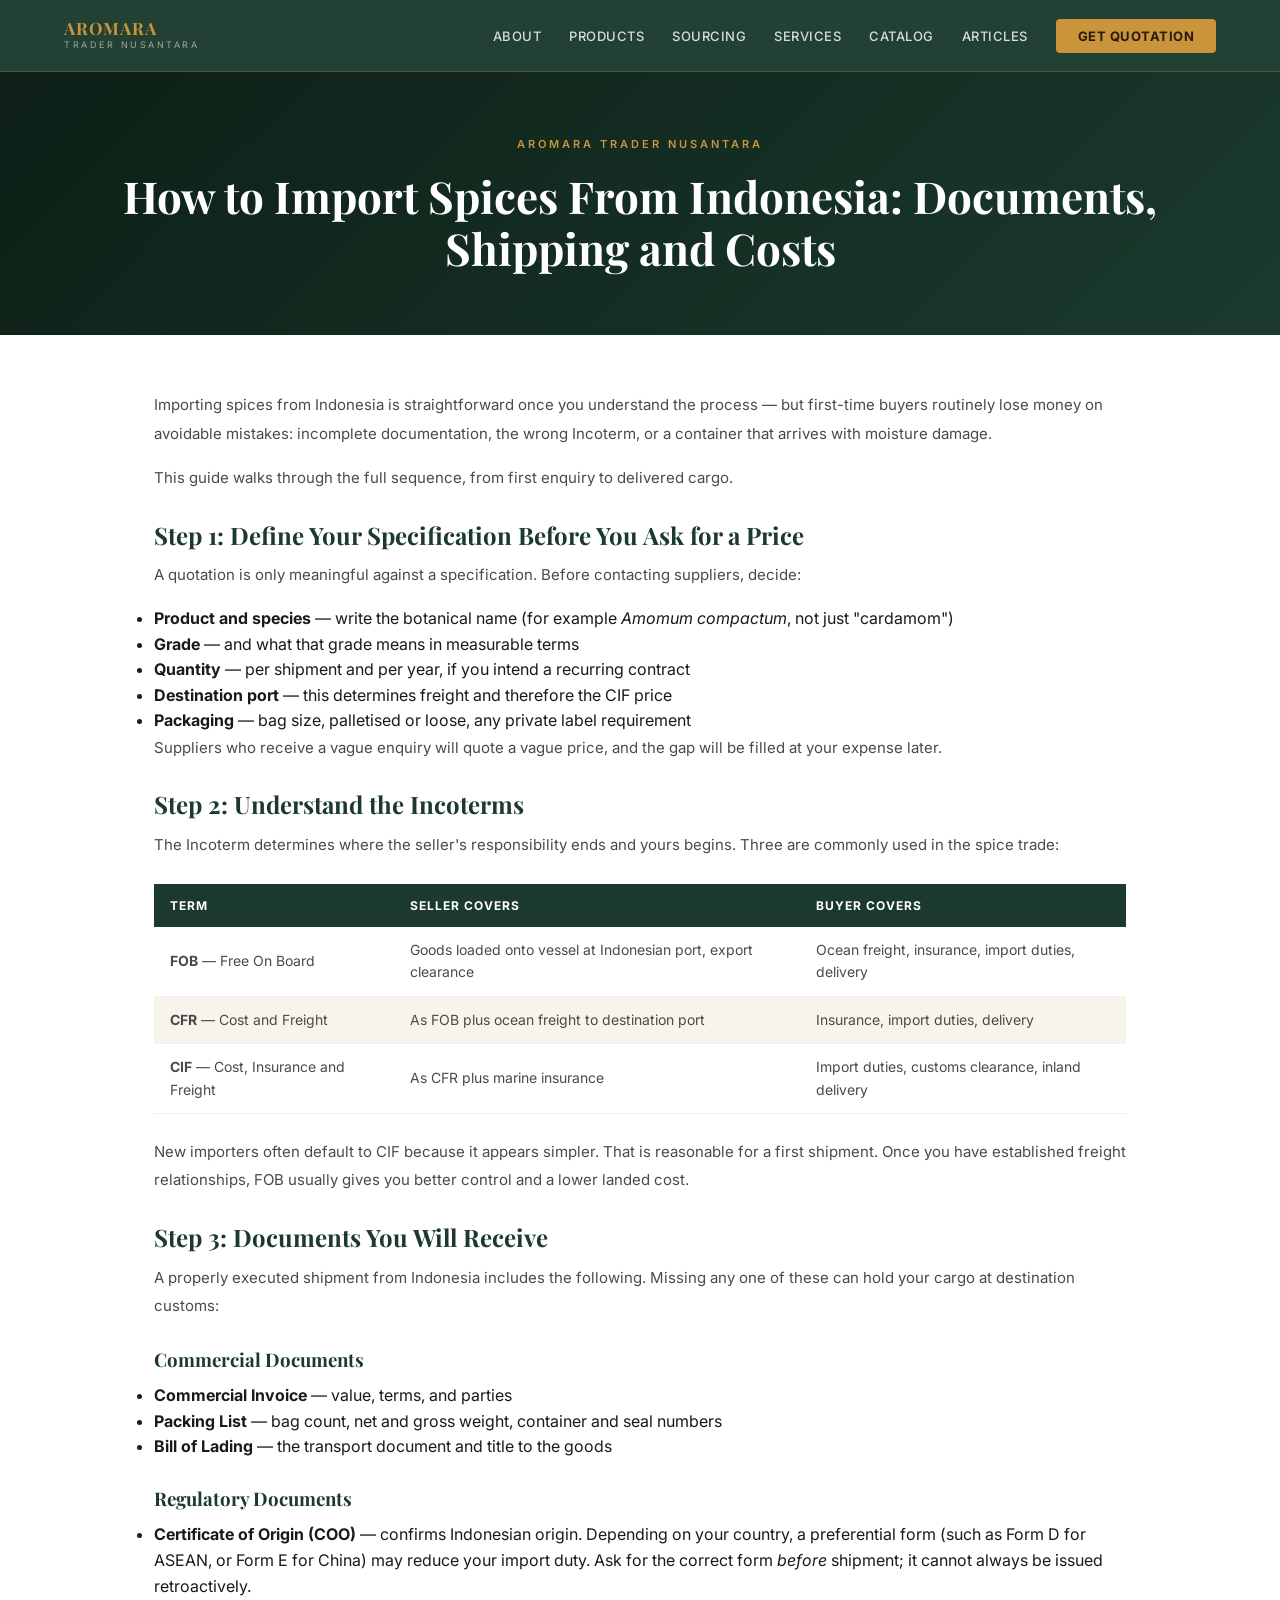
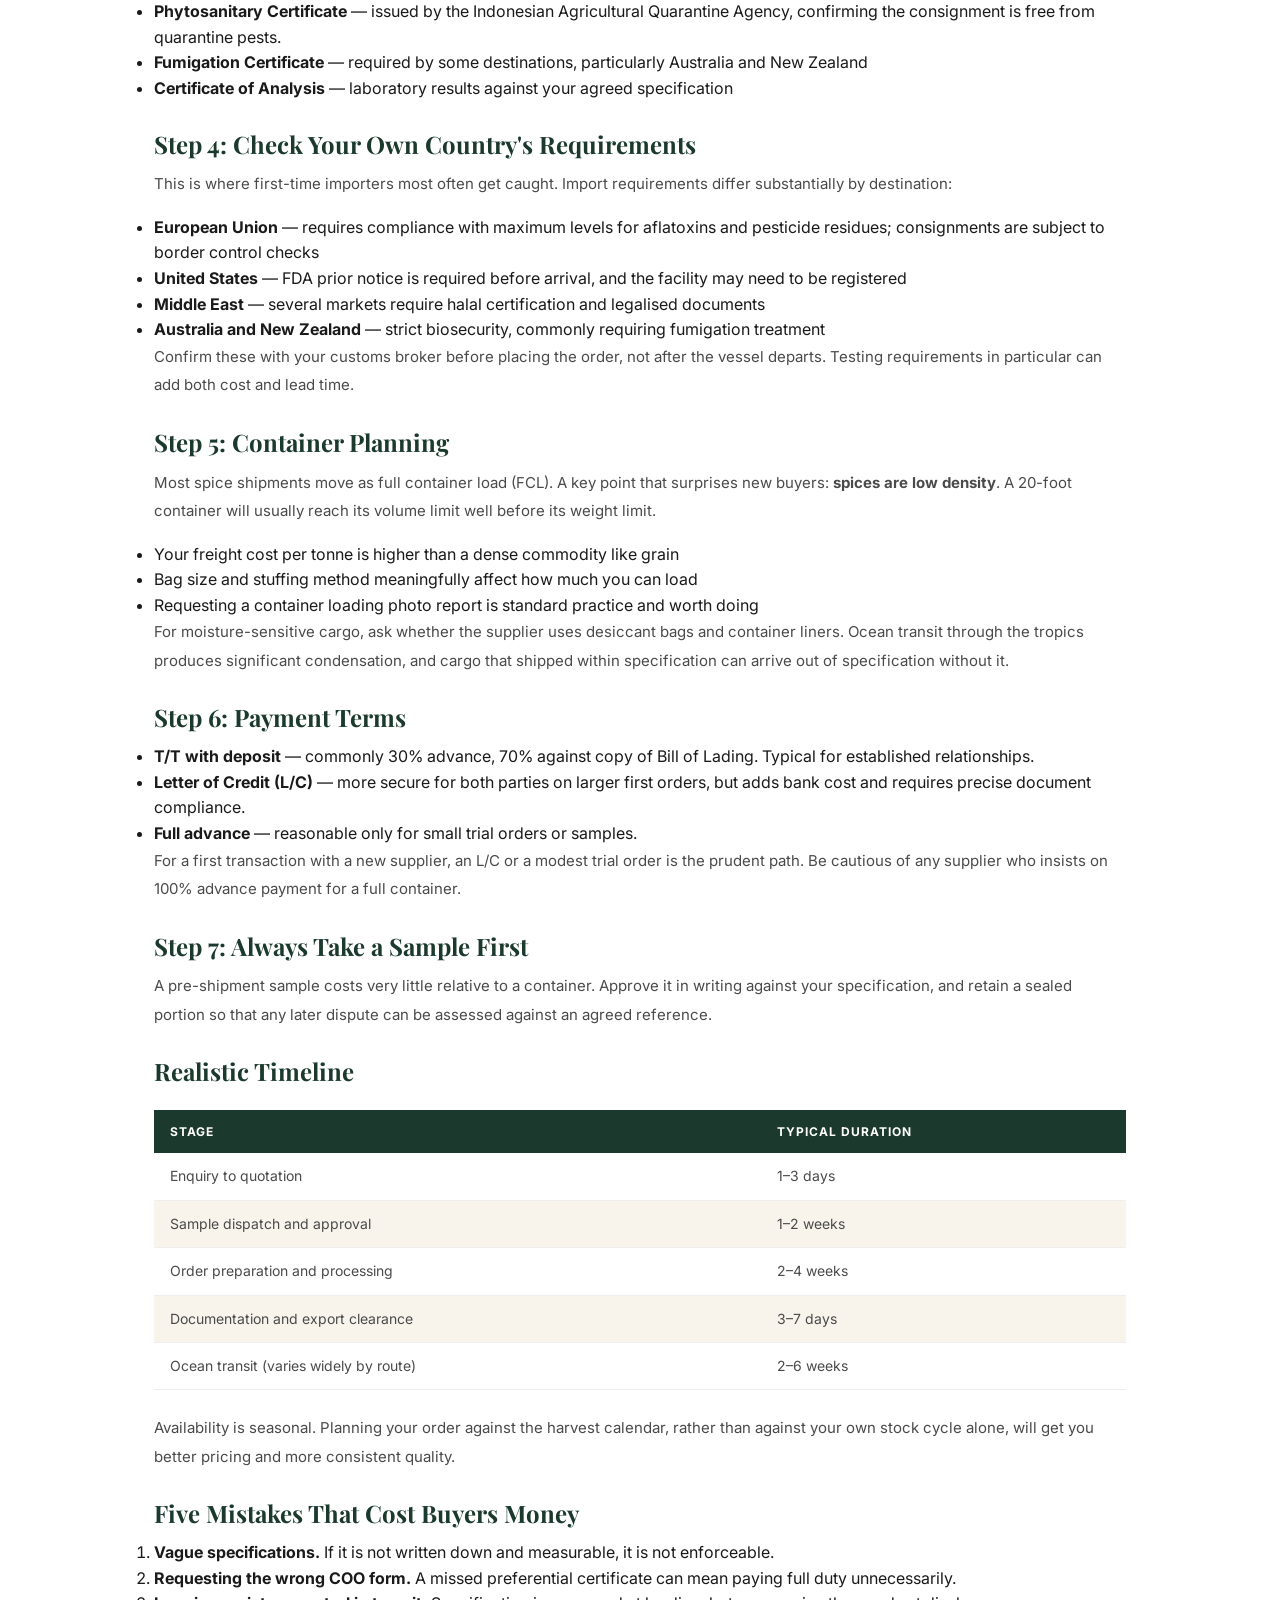
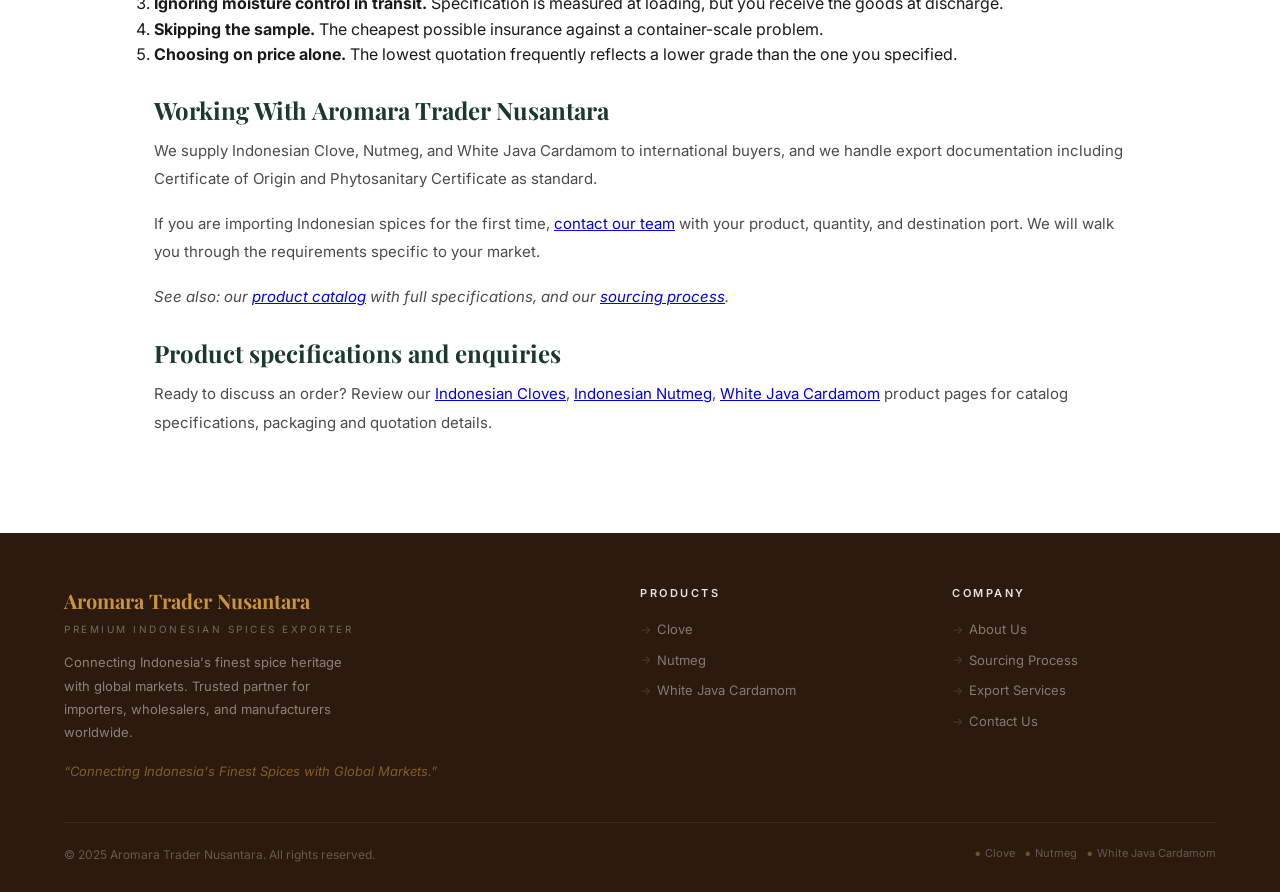
<file: 2026/08/how-to-import-spices-from-indonesia.html>
<!DOCTYPE html>
<html class='v2' dir='ltr' lang='en' xmlns='http://www.w3.org/1999/xhtml' xmlns:b='http://www.google.com/2005/gml/b' xmlns:data='http://www.google.com/2005/gml/data' xmlns:expr='http://www.google.com/2005/gml/expr'>
<head>
<meta charset='utf-8'/>
<meta content='width=device-width, initial-scale=1, maximum-scale=5' name='viewport'/>
<meta content='text/html; charset=UTF-8' http-equiv='Content-Type'/>
<!-- Chrome, Firefox OS and Opera -->
<meta name="theme-color" content="#1B3A2D"/>
<!-- Windows Phone -->
<meta name="msapplication-navbutton-color" content="#1B3A2D"/>
<link rel="icon" href="/favicon.ico" sizes="16x16 32x32 48x48" type="image/x-icon">
<link rel="icon" href="/favicon.png" sizes="96x96" type="image/png">
<link rel="apple-touch-icon" href="/apple-touch-icon.png" sizes="180x180">
<link href='https://www.aromaranusantara.com/2026/08/how-to-import-spices-from-indonesia.html' rel='canonical'/>

<!--Can't find substitution for tag [blog.ieCssRetrofitLinks]-->
<meta name="description" content="Step-by-step guide for first-time importers of Indonesian spices: required documents, Incoterms, container planning and payment terms."/>
<meta content='https://www.aromaranusantara.com/2026/08/how-to-import-spices-from-indonesia.html' property='og:url'/>
<meta property="og:title" content="How to Import Spices From Indonesia: Docs, Shipping &amp; Costs"/>
<meta property="og:description" content="Step-by-step guide for first-time importers of Indonesian spices: required documents, Incoterms, container planning and payment terms."/>
<title>How to Import Spices From Indonesia: Docs, Shipping &amp; Costs</title>
<meta content='index, follow, max-snippet:-1, max-image-preview:large' name='robots'/>
<meta content='Aromara Trader Nusantara' name='author'/>
<meta content='Bali, Indonesia' name='geo.placename'/>
<meta content='ID' name='geo.region'/>
<meta content='9B5CD73E1A10007D68BF4434B691ECF2' name='msvalidate.01'/>
<meta property="og:type" content="article"/>
<meta content='https://www.aromaranusantara.com/assets/img/og-cover.jpg' property='og:image'/>
<meta content='https://www.aromaranusantara.com/assets/img/og-cover.jpg' property='og:image:secure_url'/>
<meta content='1200' property='og:image:width'/>
<meta content='630' property='og:image:height'/>
<meta content='image/jpeg' property='og:image:type'/>
<meta content='Aromara Trader Nusantara - Indonesian spice exporter' property='og:image:alt'/>
<meta content='en_US' property='og:locale'/>
<meta content='https://www.aromaranusantara.com/assets/img/og-cover.jpg' name='twitter:image'/>
<meta content='Aromara Trader Nusantara - Indonesian spice exporter' name='twitter:image:alt'/>
<meta content='Spices Indonesia' property='og:site_name'/>
<meta content='summary_large_image' name='twitter:card'/>
<meta content='True' name='HandheldFriendly'/>
<meta content='320' name='MobileOptimized'/>
<link href='https://fonts.googleapis.com/css2?family=Playfair+Display:wght@400;600;700;800&family=Inter:wght@300;400;500;600&display=swap' rel='stylesheet'/>
<style id='page-skin-1' type='text/css'><!--
*,*::before,*::after{box-sizing:border-box;margin:0;padding:0}
:root{
--green-dark:#1B3A2D;--green-mid:#2A5741;--gold:#C9943A;--gold-light:#E8B96A;
--cream:#F8F4EC;--cream-dark:#EDE8DE;--brown-dark:#2C1A0E;
--white:#FFFFFF;--text-dark:#1A1A1A;--text-mid:#4A4A4A
}
html{scroll-behavior:smooth}
body{font-family:'Inter',sans-serif;color:var(--text-dark);background:var(--white);line-height:1.6;overflow-x:hidden}
h1,h2,h3,h4{font-family:'Playfair Display',serif;line-height:1.2}
.blogger-navbar,#navbar,.navbar,.blog-posts,.post-outer,.blog-pager,.sidebar-container,#sidebar,.footer-outer,.attribution-container,#Attribution1,#header-wrapper,.header-outer{display:none!important}
#outer-wrapper,.outer-wrapper{width:100%!important;max-width:100%!important;padding:0!important;margin:0!important}
#main-wrapper{width:100%!important;max-width:100%!important;float:none!important}
/* NAV */
.arn-nav{position:fixed;top:0;left:0;right:0;z-index:1000;background:rgba(27,58,45,0.97);padding:0 5%;display:flex;align-items:center;justify-content:space-between;height:72px;border-bottom:1px solid rgba(201,148,58,0.3);transition:all 0.3s}
.arn-nav.scrolled{height:60px;background:rgba(27,58,45,1);box-shadow:0 4px 20px rgba(0,0,0,0.3)}
.arn-logo{display:flex;align-items:center;gap:12px;text-decoration:none}
.arn-logo .brand{font-family:'Playfair Display',serif;font-size:17px;font-weight:700;color:var(--gold);letter-spacing:1px;display:block;line-height:1.1}
.arn-logo .sub{font-size:9px;color:rgba(255,255,255,0.55);letter-spacing:2.5px;text-transform:uppercase;display:block}
.arn-menu{display:flex;gap:28px;list-style:none;align-items:center}
.arn-menu a{color:rgba(255,255,255,0.82);text-decoration:none;font-size:13px;font-weight:500;letter-spacing:0.5px;text-transform:uppercase;transition:color 0.2s;position:relative}
.arn-menu a::after{content:'';position:absolute;bottom:-3px;left:0;right:0;height:1px;background:var(--gold);transform:scaleX(0);transition:transform 0.2s}
.arn-menu a:hover{color:var(--gold)}
.arn-menu a:hover::after{transform:scaleX(1)}
.arn-cta-btn{background:var(--gold)!important;color:var(--brown-dark)!important;padding:9px 22px!important;border-radius:4px!important;font-weight:700!important}
.arn-cta-btn::after{display:none!important}
.arn-hamburger{display:none;flex-direction:column;gap:5px;cursor:pointer;padding:5px;background:none;border:none}
.arn-hamburger span{display:block;width:24px;height:2px;background:white;border-radius:2px}
/* HERO */
.arn-hero{min-height:100vh;position:relative;display:flex;align-items:center;overflow:hidden;background:#1B3A2D}
.arn-hero-bg{position:absolute;top:0;left:0;right:0;bottom:0;background-size:cover;background-position:center;background-attachment:scroll}
.arn-hero-overlay{position:absolute;top:0;left:0;right:0;bottom:0;background:linear-gradient(135deg,rgba(27,58,45,0.93) 0%,rgba(27,58,45,0.76) 50%,rgba(44,26,14,0.82) 100%)}
.arn-hero-content{position:relative;z-index:2;max-width:800px;margin:0 auto;padding:120px 5% 80px;text-align:center;width:100%}
.arn-hero-badge{display:inline-flex;align-items:center;gap:8px;background:rgba(201,148,58,0.15);border:1px solid rgba(201,148,58,0.4);color:var(--gold-light);padding:6px 20px;border-radius:30px;font-size:11px;letter-spacing:2.5px;text-transform:uppercase;margin-bottom:28px}
.arn-hero-badge::before{content:'';width:6px;height:6px;border-radius:50%;background:var(--gold);animation:pulse 2s infinite;flex-shrink:0}
@keyframes pulse{0%,100%{opacity:1}50%{opacity:0.3}}
.arn-hero h1{font-size:clamp(30px,5.5vw,66px);color:white;font-weight:800;margin-bottom:24px;text-shadow:0 2px 20px rgba(0,0,0,0.3)}
.arn-hero h1 span{color:var(--gold)}
.arn-hero-desc{font-size:16px;color:rgba(255,255,255,0.8);line-height:1.8;margin-bottom:40px;max-width:640px;margin-left:auto;margin-right:auto}
.arn-hero-tags{display:flex;justify-content:center;gap:16px;flex-wrap:wrap;margin-bottom:44px}
.arn-hero-tags span{font-size:11px;color:rgba(255,255,255,0.65);letter-spacing:2px;text-transform:uppercase;display:flex;align-items:center;gap:7px}
.arn-hero-tags span::before{content:'\25C6';color:var(--gold);font-size:8px}
.arn-hero-btns{display:flex;gap:16px;justify-content:center;flex-wrap:wrap}
.btn-primary{background:var(--gold);color:var(--brown-dark);padding:14px 32px;border-radius:4px;text-decoration:none;font-weight:700;font-size:14px;letter-spacing:0.5px;transition:all 0.3s;display:inline-flex;align-items:center;gap:8px}
.btn-primary:hover{background:var(--gold-light);transform:translateY(-2px);box-shadow:0 8px 28px rgba(201,148,58,0.4)}
.btn-outline{border:1.5px solid rgba(255,255,255,0.45);color:white;padding:14px 32px;border-radius:4px;text-decoration:none;font-weight:500;font-size:14px;transition:all 0.3s}
.btn-outline:hover{border-color:var(--gold);color:var(--gold)}
.arn-scroll-hint{position:absolute;bottom:36px;left:50%;transform:translateX(-50%);z-index:2;display:flex;flex-direction:column;align-items:center;gap:8px;color:rgba(255,255,255,0.4);font-size:10px;letter-spacing:2px;text-transform:uppercase;animation:scrollbounce 2s infinite}
.arn-scroll-hint::after{content:'';width:1px;height:36px;background:linear-gradient(to bottom,rgba(255,255,255,0.4),transparent)}
@keyframes scrollbounce{0%,100%{transform:translateX(-50%) translateY(0)}50%{transform:translateX(-50%) translateY(8px)}}
/* PAGE TEMPLATE */
.arn-page-wrap{padding-top:72px;min-height:80vh;background:#fff}
.arn-page-header{background:linear-gradient(135deg,#0d1f16 0%,var(--green-dark) 100%);padding:64px 5% 48px;text-align:center}
.arn-page-header h1{font-family:'Playfair Display',serif;font-size:clamp(28px,4vw,44px);color:#fff;margin-bottom:12px}
.arn-page-header .arn-page-eyebrow{font-size:11px;font-weight:600;letter-spacing:3px;text-transform:uppercase;color:var(--gold);margin-bottom:16px}
.arn-page-body{max-width:1100px;margin:0 auto;padding:56px 5% 80px}
.arn-page-body img{max-width:100%;height:auto;border-radius:8px;margin:16px 0}
.arn-page-body h1,.arn-page-body h2,.arn-page-body h3{font-family:'Playfair Display',serif;color:var(--green-dark);margin:28px 0 12px}
.arn-page-body p{color:var(--text-mid);line-height:1.9;margin-bottom:16px;font-size:15px}
.arn-page-body table{width:100%;border-collapse:collapse;margin:24px 0}
.arn-page-body th{background:var(--green-dark);color:#fff;padding:12px 16px;font-size:12px;letter-spacing:1px;text-transform:uppercase;text-align:left}
.arn-page-body td{padding:12px 16px;border-bottom:1px solid #eee;font-size:14px;color:var(--text-mid)}
.arn-page-body tr:nth-child(even) td{background:var(--cream)}
.arn-page-body style,#page-header-widget{display:none}
/* ANIMATIONS */
@keyframes fadeUp{from{opacity:0;transform:translateY(40px)}to{opacity:1;transform:translateY(0)}}
@keyframes fadeLeft{from{opacity:0;transform:translateX(-40px)}to{opacity:1;transform:translateX(0)}}
@keyframes fadeRight{from{opacity:0;transform:translateX(40px)}to{opacity:1;transform:translateX(0)}}
@keyframes scaleIn{from{opacity:0;transform:scale(0.88)}to{opacity:1;transform:scale(1)}}
@keyframes countUp{from{opacity:0;transform:translateY(20px)}to{opacity:1;transform:translateY(0)}}
@keyframes goldLine{from{width:0}to{width:36px}}
.arn-animate{opacity:0}
.arn-animate.is-visible{animation-fill-mode:both;animation-timing-function:cubic-bezier(0.22,1,0.36,1)}
.anim-fade-up.is-visible{animation-name:fadeUp}
.anim-fade-left.is-visible{animation-name:fadeLeft}
.anim-fade-right.is-visible{animation-name:fadeRight}
.anim-scale.is-visible{animation-name:scaleIn}
.anim-d1{animation-duration:0.7s}
.anim-d2{animation-duration:0.85s}
.anim-d3{animation-duration:1s}
.anim-delay-1{animation-delay:0.1s}
.anim-delay-2{animation-delay:0.2s}
.anim-delay-3{animation-delay:0.3s}
.anim-delay-4{animation-delay:0.4s}
.anim-delay-5{animation-delay:0.5s}
.anim-delay-6{animation-delay:0.6s}
.anim-delay-7{animation-delay:0.7s}
.anim-delay-8{animation-delay:0.8s}
.arn-stat .num{transition:opacity 0.4s}
/* STATS */
.arn-stats{background:#fff;padding:48px 5%;border-bottom:1px solid #ede8dc}
.arn-stats-grid{display:grid;grid-template-columns:repeat(4,1fr);gap:0;max-width:1100px;margin:0 auto}
.arn-stat{text-align:center;position:relative;padding:20px 24px;border:1px solid #ede8dc;border-radius:12px;margin:6px;background:#fff;box-shadow:0 2px 12px rgba(0,0,0,0.04)}
.arn-stat::after{display:none}
.arn-stat .num{font-family:'Playfair Display',serif;font-size:40px;font-weight:800;color:var(--green-dark);line-height:1;margin-bottom:6px}
.arn-stat .label{font-size:10px;color:var(--text-mid);letter-spacing:2px;text-transform:uppercase;font-weight:600}
/* SECTIONS */
section{padding:88px 5%}
.section-header{text-align:center;margin-bottom:60px}
.section-eyebrow{font-size:11px;letter-spacing:3px;text-transform:uppercase;color:var(--gold);margin-bottom:14px;display:flex;align-items:center;justify-content:center;gap:14px}
.section-eyebrow::before,.section-eyebrow::after{content:'';height:1px;width:36px;background:var(--gold);opacity:0.5}
.section-title{font-size:clamp(24px,4vw,44px);color:var(--green-dark);margin-bottom:18px}
.section-subtitle{font-size:15px;color:var(--text-mid);max-width:580px;margin:0 auto;line-height:1.75}
/* ABOUT */
.arn-about{background:var(--cream)}
.arn-about-inner{display:grid;grid-template-columns:1fr 1fr;gap:72px;align-items:center;max-width:1200px;margin:0 auto}
.arn-about-img-wrap{position:relative}
.arn-about-img-wrap img{width:100%;height:480px;object-fit:cover;border-radius:6px;display:block}
.arn-about-badge{position:absolute;bottom:-20px;right:-20px;background:var(--gold);color:var(--brown-dark);padding:22px;border-radius:4px;text-align:center;min-width:110px}
.arn-about-badge .big{font-family:'Playfair Display',serif;font-size:36px;font-weight:800;display:block;line-height:1}
.arn-about-badge .sm{font-size:11px;font-weight:700;letter-spacing:1.5px;text-transform:uppercase;display:block;margin-top:4px}
.arn-about-text .section-eyebrow{justify-content:flex-start}
.arn-about-text .section-eyebrow::before{display:none}
.arn-about-text .section-title{text-align:left}
.arn-about-text p{color:var(--text-mid);line-height:1.8;margin-bottom:18px;font-size:15px}
.arn-about-list{list-style:none;margin:24px 0}
.arn-about-list li{display:flex;align-items:center;gap:12px;padding:10px 0;border-bottom:1px solid rgba(0,0,0,0.06);font-size:14px;color:var(--text-dark);font-weight:500}
.arn-about-list li::before{content:'\2713';width:22px;height:22px;min-width:22px;background:var(--green-dark);color:var(--gold);border-radius:50%;display:flex;align-items:center;justify-content:center;font-size:11px;font-weight:700}
/* WHY */
.arn-why{background:white}
.arn-why-grid{display:grid;grid-template-columns:repeat(3,1fr);gap:24px;max-width:1200px;margin:0 auto}
.arn-why-card{padding:36px 28px;border:1px solid rgba(0,0,0,0.07);border-radius:6px;transition:all 0.3s;position:relative;overflow:hidden}
.arn-why-card::before{content:'';position:absolute;bottom:0;left:0;width:100%;height:3px;background:var(--gold);transform:scaleX(0);transform-origin:left;transition:transform 0.3s}
.arn-why-card:hover{transform:translateY(-6px);box-shadow:0 20px 50px rgba(0,0,0,0.08);border-color:transparent}
.arn-why-card:hover::before{transform:scaleX(1)}
.arn-why-icon{width:52px;height:52px;background:var(--cream);border-radius:12px;display:flex;align-items:center;justify-content:center;font-size:22px;margin-bottom:16px}.arn-why-icon svg{width:26px;height:26px;stroke:var(--green-dark)}
.arn-why-card h3{font-size:17px;color:var(--green-dark);margin-bottom:10px}
.arn-why-card p{font-size:14px;color:var(--text-mid);line-height:1.7}
/* PRODUCTS */
.arn-products{background:var(--green-dark);padding:88px 5%}
.arn-products .section-title{color:white}
.arn-products .section-subtitle{color:rgba(255,255,255,0.68)}
.arn-products-grid{display:grid;grid-template-columns:repeat(3,1fr);gap:24px;max-width:1200px;margin:0 auto}
.arn-product-card{background:rgba(255,255,255,0.05);border:1px solid rgba(255,255,255,0.1);border-radius:8px;overflow:hidden;transition:all 0.3s}
.arn-product-card:hover{transform:translateY(-8px);border-color:rgba(201,148,58,0.4);box-shadow:0 30px 60px rgba(0,0,0,0.3)}
.arn-product-img{width:100%;height:250px;object-fit:cover;display:block}
.arn-product-body{padding:24px 20px}
.arn-product-sci{font-size:11px;color:var(--gold);font-style:italic;margin-bottom:5px}
.arn-product-body h3{font-size:21px;color:white;margin-bottom:10px}
.arn-product-body p{font-size:13.5px;color:rgba(255,255,255,0.62);line-height:1.7;margin-bottom:16px}
.arn-product-tags{display:flex;flex-wrap:wrap;gap:6px;margin-bottom:16px}
.arn-product-tags span{font-size:11px;background:rgba(201,148,58,0.13);color:var(--gold-light);border:1px solid rgba(201,148,58,0.22);padding:4px 10px;border-radius:20px}
.arn-product-apps{border-top:1px solid rgba(255,255,255,0.09);padding-top:14px}
.arn-product-apps .al{font-size:10px;color:rgba(255,255,255,0.38);letter-spacing:2px;text-transform:uppercase;margin-bottom:6px}
.arn-product-apps .av{font-size:12px;color:rgba(255,255,255,0.58);line-height:1.6}
.arn-inquiry-bar{max-width:1200px;margin:40px auto 0;background:rgba(201,148,58,0.09);border:1px solid rgba(201,148,58,0.2);border-radius:6px;padding:24px 32px;display:flex;align-items:center;justify-content:space-between;gap:24px}
.arn-inquiry-bar p{color:rgba(255,255,255,0.82);font-size:15px}
.arn-inquiry-bar p strong{color:var(--gold)}
/* SOURCING */
.arn-sourcing{background:var(--cream)}
.arn-sourcing-inner{display:grid;grid-template-columns:1fr 1fr;gap:64px;align-items:center;max-width:1200px;margin:0 auto}
.arn-sourcing-text .section-eyebrow{justify-content:flex-start}
.arn-sourcing-text .section-eyebrow::before{display:none}
.arn-sourcing-text .section-title{text-align:left}
.arn-sourcing-text > p{color:var(--text-mid);font-size:15px;line-height:1.8;margin-bottom:8px}
.arn-steps{display:flex;flex-direction:column;margin-top:28px}
.arn-step{display:flex;gap:18px;padding:16px 0;position:relative}
.arn-step:not(:last-child)::after{content:'';position:absolute;left:15px;top:48px;bottom:0;width:1px;background:rgba(201,148,58,0.2)}
.arn-step-num{width:32px;height:32px;min-width:32px;background:var(--green-dark);color:var(--gold);border-radius:50%;display:flex;align-items:center;justify-content:center;font-size:13px;font-weight:700;font-family:'Playfair Display',serif}
.arn-step h4{font-size:15px;color:var(--green-dark);margin-bottom:3px;font-family:'Inter',sans-serif;font-weight:600}
.arn-step p{font-size:13.5px;color:var(--text-mid);line-height:1.6}
.arn-sourcing-imgs{display:grid;grid-template-columns:1fr 1fr;gap:12px}
.arn-sourcing-imgs img{width:100%;border-radius:5px;object-fit:cover;display:block}
.arn-sourcing-imgs img:first-child{grid-column:1/-1;height:220px}
.arn-sourcing-imgs img:not(:first-child){height:165px}
/* SERVICES */
.arn-services{background:white}
.arn-services-grid{display:grid;grid-template-columns:repeat(3,1fr);gap:20px;max-width:1200px;margin:0 auto}
.arn-svc{display:flex;gap:14px;align-items:flex-start;padding:20px;border:1px solid rgba(0,0,0,0.06);border-radius:6px;transition:all 0.3s}
.arn-svc:hover{border-color:var(--gold);background:var(--cream)}
.arn-svc-icon{font-size:26px;flex-shrink:0;width:36px;height:36px;display:flex;align-items:center;justify-content:center}.arn-svc-icon svg{width:28px;height:28px;stroke:var(--gold);flex-shrink:0}
.arn-svc h4{font-size:14px;color:var(--green-dark);margin-bottom:4px;font-family:'Inter',sans-serif;font-weight:600}
.arn-svc p{font-size:13px;color:var(--text-mid);line-height:1.6}
/* FOUNDERS */
.arn-founders{background:var(--cream);text-align:center}
.arn-founders-grid{display:grid;grid-template-columns:repeat(2,1fr);gap:40px;max-width:800px;margin:0 auto}
.arn-founder-card{background:white;border-radius:16px;overflow:hidden;box-shadow:0 8px 32px rgba(0,0,0,0.07);transition:transform 0.3s,box-shadow 0.3s}
.arn-founder-card:hover{transform:translateY(-6px);box-shadow:0 20px 48px rgba(0,0,0,0.12)}
.arn-founder-img-wrap{position:relative;overflow:hidden}
.arn-founder-img-wrap img{width:100%;height:320px;object-fit:cover;object-position:top;display:block;transition:transform 0.4s}
.arn-founder-card:hover .arn-founder-img-wrap img{transform:scale(1.04)}
.arn-founder-img-wrap::after{content:'';position:absolute;bottom:0;left:0;right:0;height:80px;background:linear-gradient(to top,rgba(27,58,45,0.5),transparent)}
.arn-founder-body{padding:24px 28px 28px}
.arn-founder-role{font-size:10px;font-weight:700;letter-spacing:2.5px;text-transform:uppercase;color:var(--gold);margin-bottom:8px;font-family:'Inter',sans-serif}
.arn-founder-name{font-family:'Playfair Display',serif;font-size:20px;font-weight:700;color:var(--green-dark);line-height:1.3}
.arn-founder-divider{width:36px;height:2px;background:var(--gold);margin:14px auto 0;border-radius:2px}
/* VALUES */
.arn-values{background:linear-gradient(160deg,#0e2119 0%,#1B3A2D 60%,#163024 100%);text-align:center;position:relative;overflow:hidden}
.arn-values::before{content:'';position:absolute;top:-120px;right:-120px;width:420px;height:420px;border-radius:50%;background:radial-gradient(circle,rgba(201,148,58,0.07) 0%,transparent 70%);pointer-events:none}
.arn-values::after{content:'';position:absolute;bottom:-80px;left:-80px;width:320px;height:320px;border-radius:50%;background:radial-gradient(circle,rgba(201,148,58,0.05) 0%,transparent 70%);pointer-events:none}
.arn-values .section-eyebrow{color:var(--gold)}
.arn-values .section-title{color:#fff}
.arn-values .section-subtitle{color:rgba(255,255,255,0.62)}
.arn-values-grid{display:grid;grid-template-columns:repeat(5,1fr);gap:20px;max-width:1140px;margin:0 auto;position:relative;z-index:1}
.arn-value{display:flex;flex-direction:column;align-items:center;gap:0;background:rgba(255,255,255,0.04);border:1px solid rgba(201,148,58,0.18);border-radius:16px;padding:32px 20px 28px;transition:all 0.35s;position:relative;overflow:hidden}
.arn-value::before{content:'';position:absolute;top:0;left:0;right:0;height:2px;background:linear-gradient(90deg,transparent,var(--gold),transparent);transform:scaleX(0);transition:transform 0.35s}
.arn-value:hover{background:rgba(255,255,255,0.08);border-color:rgba(201,148,58,0.45);transform:translateY(-6px);box-shadow:0 24px 48px rgba(0,0,0,0.3)}
.arn-value:hover::before{transform:scaleX(1)}
.arn-value-icon{width:68px;height:68px;background:rgba(201,148,58,0.1);border:1.5px solid rgba(201,148,58,0.25);border-radius:50%;display:flex;align-items:center;justify-content:center;margin-bottom:20px;transition:all 0.35s}
.arn-value:hover .arn-value-icon{background:rgba(201,148,58,0.18);border-color:rgba(201,148,58,0.5)}
.arn-value-icon svg{width:30px;height:30px;stroke:var(--gold);stroke-width:1.6;fill:none;stroke-linecap:round;stroke-linejoin:round}
.arn-value-name{font-family:'Playfair Display',serif;font-size:15px;font-weight:600;color:#fff;letter-spacing:0.3px;margin-bottom:10px}
.arn-value-desc{font-size:12.5px;color:rgba(255,255,255,0.52);line-height:1.7;font-family:'Inter',sans-serif}
/* INSIGHTS */
.arn-insights{background:var(--cream)}
.arn-ins-grid{display:grid;grid-template-columns:repeat(2,1fr);gap:20px;max-width:1000px;margin:0 auto}
.arn-ins-card{background:#fff;border:1px solid #e8e2d8;border-radius:12px;padding:26px 28px;text-decoration:none;display:block;transition:all .3s;position:relative;overflow:hidden}
.arn-ins-card::before{content:'';position:absolute;top:0;left:0;width:3px;height:100%;background:var(--gold);transform:scaleY(0);transform-origin:top;transition:transform .3s}
.arn-ins-card:hover{transform:translateY(-4px);box-shadow:0 16px 40px rgba(0,0,0,.08);border-color:transparent}
.arn-ins-card:hover::before{transform:scaleY(1)}
.arn-ins-tag{font-size:10px;font-weight:700;letter-spacing:2px;text-transform:uppercase;color:var(--gold);margin-bottom:10px}
.arn-ins-card h3{font-family:'Playfair Display',serif;font-size:18px;color:var(--green-dark);line-height:1.35;margin-bottom:10px}
.arn-ins-card p{font-size:13.5px;color:var(--text-mid);line-height:1.7}
.arn-ins-more{display:inline-flex;align-items:center;gap:6px;margin-top:14px;font-size:12px;font-weight:600;color:var(--gold);letter-spacing:.5px}
@media(max-width:768px){.arn-ins-grid{grid-template-columns:1fr}}
/* CONTACT */
.arn-contact{background:var(--green-dark);border-top:3px solid var(--gold)}
.arn-contact .section-title{color:white}
.arn-contact .section-subtitle{color:rgba(255,255,255,0.68)}
.arn-contact-inner{display:grid;grid-template-columns:1fr 1fr;gap:64px;max-width:1100px;margin:0 auto}
.arn-cinfo{display:flex;flex-direction:column;gap:22px}
.arn-citem{display:flex;gap:14px;align-items:flex-start}
.arn-citem-icon{width:44px;height:44px;min-width:44px;background:rgba(201,148,58,0.13);border:1px solid rgba(201,148,58,0.22);border-radius:8px;display:flex;align-items:center;justify-content:center;font-size:18px}.arn-citem-icon svg{width:20px;height:20px;stroke:var(--gold)}
.arn-citem h4{font-size:10px;color:var(--gold);letter-spacing:2px;text-transform:uppercase;margin-bottom:4px;font-family:'Inter',sans-serif;font-weight:600}
.arn-citem p,.arn-citem a{color:rgba(255,255,255,0.78);font-size:15px;text-decoration:none}
.arn-citem a:hover{color:var(--gold)}
.arn-cdivider{height:1px;background:rgba(255,255,255,0.07);margin:4px 0}
.arn-cnote{background:rgba(201,148,58,0.09);border:1px solid rgba(201,148,58,0.18);border-radius:6px;padding:20px;font-size:13.5px;color:rgba(255,255,255,0.68);line-height:1.75}
.arn-cnote strong{color:var(--gold-light)}
.arn-form{display:flex;flex-direction:column;gap:12px}
.arn-form-row{display:grid;grid-template-columns:1fr 1fr;gap:12px}
.arn-form input,.arn-form select,.arn-form textarea{width:100%;background:rgba(255,255,255,0.07);border:1px solid rgba(255,255,255,0.12);color:white;padding:13px 15px;border-radius:4px;font-family:'Inter',sans-serif;font-size:14px;transition:border 0.2s;outline:none;-webkit-appearance:none;appearance:none}
.arn-form input::placeholder,.arn-form textarea::placeholder{color:rgba(255,255,255,0.32)}
.arn-form input:focus,.arn-form select:focus,.arn-form textarea:focus{border-color:var(--gold);background:rgba(255,255,255,0.09)}
.arn-form select option{background:var(--green-dark);color:white}
.arn-form textarea{min-height:110px;resize:vertical}
.arn-form-btn{background:var(--gold);color:var(--brown-dark);padding:15px;border:none;border-radius:4px;font-family:'Inter',sans-serif;font-size:14px;font-weight:700;cursor:pointer;letter-spacing:0.5px;transition:all 0.3s;width:100%;-webkit-appearance:none}
.arn-form-btn:hover{background:var(--gold-light)}
/* FOOTER */
.arn-footer{background:var(--brown-dark);padding:52px 5% 28px}
.arn-footer-top{display:grid;grid-template-columns:2fr 1fr 1fr;gap:48px;padding-bottom:40px;border-bottom:1px solid rgba(255,255,255,0.07);max-width:1200px;margin:0 auto}
.arn-fbrand .name{font-family:'Playfair Display',serif;font-size:20px;color:var(--gold);font-weight:700;margin-bottom:4px}
.arn-fbrand .sub{font-size:10px;color:rgba(255,255,255,0.35);letter-spacing:2.5px;text-transform:uppercase;margin-bottom:14px}
.arn-fbrand p{font-size:13px;color:rgba(255,255,255,0.45);line-height:1.8;max-width:280px}
.arn-fbrand .quote{margin-top:16px;font-style:italic;font-size:13px;color:rgba(201,148,58,0.55)}
.arn-fcol h5{font-size:11px;color:rgba(255,255,255,0.88);font-weight:600;letter-spacing:2.5px;text-transform:uppercase;margin-bottom:16px;font-family:'Inter',sans-serif}
.arn-fcol ul{list-style:none;display:flex;flex-direction:column;gap:10px}
.arn-fcol ul li a{color:rgba(255,255,255,0.42);text-decoration:none;font-size:13px;transition:color 0.2s;display:flex;align-items:center;gap:6px}
.arn-fcol ul li a::before{content:'\2192';font-size:12px;opacity:0.35}
.arn-fcol ul li a:hover{color:var(--gold)}
.arn-footer-bottom{max-width:1200px;margin:22px auto 0;display:flex;justify-content:space-between;align-items:center;gap:16px;flex-wrap:wrap}
.arn-footer-bottom p{font-size:12px;color:rgba(255,255,255,0.28)}
.arn-spices{display:flex;gap:10px;flex-wrap:wrap}
.arn-spices span{font-size:11px;color:rgba(255,255,255,0.28);display:flex;align-items:center;gap:5px}
.arn-spices span::before{content:'\25CF';color:var(--gold);font-size:6px;opacity:0.45}
/* RESPONSIVE TABLET */
@media(max-width:1024px){
.arn-stats-grid{grid-template-columns:repeat(2,1fr)}
.arn-about-inner,.arn-sourcing-inner,.arn-contact-inner{grid-template-columns:1fr;gap:40px}
.arn-about-badge{bottom:16px;right:16px}
.arn-why-grid,.arn-products-grid,.arn-services-grid{grid-template-columns:repeat(2,1fr)}
.arn-values-grid{grid-template-columns:repeat(3,1fr)}
.arn-footer-top{grid-template-columns:1fr 1fr}
.arn-about-img-wrap img{height:350px}
}
/* RESPONSIVE HP */
@media(max-width:768px){
section{padding:60px 5%}
.arn-stats{padding:36px 5%}
.arn-nav{height:64px;padding:0 4%}
.arn-menu{display:none}
.arn-hamburger{display:flex}
.arn-hero-content{padding:100px 4% 70px}
.arn-why-grid,.arn-services-grid,.arn-products-grid{grid-template-columns:1fr}
.arn-stats-grid{grid-template-columns:repeat(2,1fr);gap:20px}
.arn-stat .num{font-size:34px}
.arn-form-row{grid-template-columns:1fr}
.arn-footer-top{grid-template-columns:1fr;gap:24px}
.arn-inquiry-bar{flex-direction:column;text-align:center}
.arn-about-img-wrap img{height:280px}
.arn-sourcing-imgs img:first-child{height:180px}
.arn-sourcing-imgs img:not(:first-child){height:140px}
.arn-founders-grid{grid-template-columns:repeat(2,1fr);gap:16px;max-width:100%}
.arn-founder-img-wrap img{height:200px}
.arn-founder-body{padding:16px 14px 18px}
.arn-founder-name{font-size:14px}
.arn-values-grid{display:grid;grid-template-columns:repeat(2,1fr);gap:16px;overflow:hidden;position:relative}
.arn-value{scroll-snap-align:start;transition:opacity 0.4s,transform 0.4s}
.arn-value.val-hidden{opacity:0;pointer-events:none;position:absolute;visibility:hidden}
.arn-contact-inner{grid-template-columns:1fr}
.arn-footer-top{grid-template-columns:1fr}
}
/* RESPONSIVE HP KECIL */
@media(max-width:480px){
.arn-hero-btns{flex-direction:column;align-items:center}
.arn-hero-btns a{width:100%;text-align:center;justify-content:center}
.arn-hero-tags{gap:10px}
.arn-stats-grid{grid-template-columns:1fr 1fr}
.arn-footer-bottom{flex-direction:column;text-align:center}
}
/* ===== PRODUCT CATALOG PAGE ===== */
.cat-wrap{
--green:#1B3A2D;--green-light:#2a5040;--gold:#C9943A;--gold-light:#E8B96A;
--cream:#F8F4EC;--cream-dark:#EDE8DC;--brown:#2C1A0E;--text:#3a3a3a;--text-mid:#666;
}
.cat-wrap{font-family:'Inter',sans-serif;color:var(--text);background:#fff;max-width:1100px;margin:0 auto;padding:0 20px 80px}
/* HERO HEADER */
.cat-hero{background:linear-gradient(135deg,#0d1f16 0%,var(--green) 60%,#2a4a38 100%);padding:64px 48px;border-radius:16px;margin:32px 0 56px;text-align:center;position:relative;overflow:hidden}
.cat-hero::before{content:'';position:absolute;top:-80px;right:-80px;width:360px;height:360px;border-radius:50%;background:radial-gradient(circle,rgba(201,148,58,0.12) 0%,transparent 70%);pointer-events:none}
.cat-hero::after{content:'';position:absolute;bottom:-60px;left:-60px;width:280px;height:280px;border-radius:50%;background:radial-gradient(circle,rgba(201,148,58,0.08) 0%,transparent 70%);pointer-events:none}
.cat-hero-eyebrow{font-size:11px;font-weight:600;letter-spacing:3px;text-transform:uppercase;color:var(--gold);margin-bottom:16px}
.cat-hero h2{font-family:'Playfair Display',serif;font-size:48px;font-weight:800;color:#fff;line-height:1.2;margin-bottom:16px}
.cat-hero h2 span{color:var(--gold)}
.cat-hero-sub{font-size:16px;color:rgba(255,255,255,0.65);max-width:560px;margin:0 auto 32px;line-height:1.7}
.cat-hero-meta{display:flex;justify-content:center;gap:32px;flex-wrap:wrap}
.cat-hero-meta-item{display:flex;flex-direction:column;align-items:center;gap:4px}
.cat-hero-meta-item .val{font-family:'Playfair Display',serif;font-size:26px;font-weight:700;color:var(--gold)}
.cat-hero-meta-item .lbl{font-size:11px;color:rgba(255,255,255,0.5);letter-spacing:1.5px;text-transform:uppercase}
/* SECTION LABEL */
.cat-section-label{display:flex;align-items:center;gap:12px;margin-bottom:40px}
.cat-section-label::before,.cat-section-label::after{content:'';flex:1;height:1px;background:var(--cream-dark)}
.cat-section-label span{font-size:11px;font-weight:700;letter-spacing:3px;text-transform:uppercase;color:var(--gold);white-space:nowrap}
/* PRODUCT CARD */
.cat-product{background:#fff;border:1px solid #e8e2d8;border-radius:16px;overflow:hidden;margin-bottom:40px;box-shadow:0 4px 24px rgba(0,0,0,0.06)}
.cat-product-inner{display:grid;grid-template-columns:340px 1fr;min-height:380px}
.cat-product-inner.reverse{direction:rtl}
.cat-product-inner.reverse > *{direction:ltr}
.cat-product-img-wrap{position:relative;overflow:hidden;background:var(--cream)}
.cat-product-img-wrap img{width:100%;height:100%;object-fit:cover;display:block;min-height:340px}
.cat-product-badge{position:absolute;top:20px;left:20px;background:var(--gold);color:var(--brown);font-size:10px;font-weight:700;letter-spacing:2px;text-transform:uppercase;padding:6px 14px;border-radius:20px}
.cat-product-num{position:absolute;bottom:20px;right:20px;font-family:'Playfair Display',serif;font-size:64px;font-weight:800;color:rgba(255,255,255,0.15);line-height:1}
.cat-product-body{padding:40px 44px;display:flex;flex-direction:column;justify-content:space-between}
.cat-product-sci{font-size:12px;color:var(--gold);font-style:italic;letter-spacing:0.5px;margin-bottom:8px}
.cat-product-name{font-family:'Playfair Display',serif;font-size:32px;font-weight:700;color:var(--green);margin-bottom:6px;line-height:1.2}
.cat-product-origin{font-size:12px;color:var(--text-mid);letter-spacing:1px;text-transform:uppercase;margin-bottom:16px;display:flex;align-items:center;gap:6px}
.cat-product-origin::before{content:'';width:20px;height:1px;background:var(--gold)}
.cat-product-desc{font-size:14px;color:var(--text-mid);line-height:1.8;margin-bottom:24px}
.cat-spec-grid{display:grid;grid-template-columns:repeat(2,1fr);gap:10px;margin-bottom:24px}
.cat-spec{background:var(--cream);border-radius:8px;padding:12px 16px}
.cat-spec-label{font-size:10px;font-weight:600;color:var(--gold);letter-spacing:1.5px;text-transform:uppercase;margin-bottom:4px}
.cat-spec-val{font-size:13px;font-weight:600;color:var(--green);font-family:'Inter',sans-serif}
.cat-product-tags{display:flex;flex-wrap:wrap;gap:6px;margin-bottom:20px}
.cat-product-tags span{font-size:11px;color:var(--green);border:1px solid rgba(27,58,45,0.2);padding:4px 12px;border-radius:20px;font-weight:500}
.cat-product-apps{font-size:12px;color:var(--text-mid);line-height:1.6}
.cat-product-apps strong{color:var(--green);display:block;margin-bottom:3px;font-size:10px;letter-spacing:1px;text-transform:uppercase}
/* SPECS TABLE */
.cat-specs-section{background:var(--cream);border-radius:16px;padding:40px;margin-bottom:40px}
.cat-specs-section h3{font-family:'Playfair Display',serif;font-size:22px;color:var(--green);margin-bottom:24px;text-align:center}
.cat-specs-table{width:100%;border-collapse:collapse}
.cat-specs-table thead th{background:var(--green);color:#fff;font-size:11px;font-weight:600;letter-spacing:1.5px;text-transform:uppercase;padding:14px 20px;text-align:left}
.cat-specs-table thead th:first-child{border-radius:8px 0 0 0}
.cat-specs-table thead th:last-child{border-radius:0 8px 0 0}
.cat-specs-table tbody tr{border-bottom:1px solid rgba(0,0,0,0.06)}
.cat-specs-table tbody tr:last-child{border-bottom:none}
.cat-specs-table tbody tr:nth-child(even){background:rgba(255,255,255,0.6)}
.cat-specs-table td{padding:14px 20px;font-size:13px;color:var(--text)}
.cat-specs-table td:first-child{font-weight:600;color:var(--green);width:200px}
.cat-specs-table .check{color:var(--gold);font-weight:700}
/* CERTIFICATIONS */
.cat-certs{display:grid;grid-template-columns:repeat(4,1fr);gap:20px;margin-bottom:48px}
.cat-cert{background:#fff;border:1px solid #e8e2d8;border-radius:12px;padding:24px 20px;text-align:center;box-shadow:0 2px 12px rgba(0,0,0,0.04)}
.cat-cert-icon{width:48px;height:48px;background:rgba(201,148,58,0.1);border-radius:50%;display:flex;align-items:center;justify-content:center;margin:0 auto 12px}
.cat-cert-icon svg{width:24px;height:24px;stroke:var(--gold);stroke-width:1.6;fill:none;stroke-linecap:round;stroke-linejoin:round}
.cat-cert-name{font-size:13px;font-weight:700;color:var(--green);margin-bottom:4px}
.cat-cert-desc{font-size:11px;color:var(--text-mid);line-height:1.5}
/* ORDERING */
.cat-order{background:linear-gradient(135deg,var(--green) 0%,#2a4a38 100%);border-radius:16px;padding:48px;display:grid;grid-template-columns:1fr 1fr;gap:48px;align-items:center;margin-bottom:40px}
.cat-order h3{font-family:'Playfair Display',serif;font-size:28px;color:#fff;margin-bottom:12px}
.cat-order p{font-size:14px;color:rgba(255,255,255,0.65);line-height:1.8;margin-bottom:24px}
.cat-order-steps{display:flex;flex-direction:column;gap:16px}
.cat-order-step{display:flex;gap:16px;align-items:flex-start}
.cat-order-step-num{width:32px;height:32px;min-width:32px;background:var(--gold);color:var(--brown);border-radius:50%;display:flex;align-items:center;justify-content:center;font-size:13px;font-weight:700;font-family:'Playfair Display',serif}
.cat-order-step-text h4{font-size:13px;font-weight:600;color:#fff;margin-bottom:2px}
.cat-order-step-text p{font-size:12px;color:rgba(255,255,255,0.55);line-height:1.5}
.cat-contact-box{background:rgba(255,255,255,0.06);border:1px solid rgba(201,148,58,0.25);border-radius:12px;padding:28px}
.cat-contact-box h4{font-family:'Playfair Display',serif;font-size:18px;color:var(--gold);margin-bottom:20px}
.cat-contact-item{display:flex;gap:12px;align-items:flex-start;margin-bottom:16px}
.cat-contact-item:last-child{margin-bottom:0}
.cat-contact-icon{width:36px;height:36px;min-width:36px;background:rgba(201,148,58,0.12);border-radius:8px;display:flex;align-items:center;justify-content:center}
.cat-contact-icon svg{width:16px;height:16px;stroke:var(--gold);stroke-width:1.8;fill:none;stroke-linecap:round;stroke-linejoin:round}
.cat-contact-item-label{font-size:10px;font-weight:600;letter-spacing:1.5px;text-transform:uppercase;color:rgba(255,255,255,0.4);margin-bottom:2px}
.cat-contact-item-val{font-size:13px;color:rgba(255,255,255,0.85);font-weight:500}
/* FOOTER */
.cat-footer{text-align:center;padding:32px;background:var(--cream);border-radius:12px}
.cat-footer-brand{font-family:'Playfair Display',serif;font-size:20px;font-weight:700;color:var(--green);margin-bottom:4px}
.cat-footer-brand span{color:var(--gold)}
.cat-footer-tagline{font-size:12px;color:var(--text-mid);letter-spacing:2px;text-transform:uppercase;margin-bottom:16px}
.cat-footer-note{font-size:11px;color:var(--text-mid);line-height:1.7}
/* RESPONSIVE */
@media(max-width:768px){
.cat-hero{padding:40px 24px}
.cat-hero h2{font-size:30px}
.cat-hero-meta{gap:20px}
.cat-product-inner,.cat-product-inner.reverse{grid-template-columns:1fr;direction:ltr}
.cat-product-img-wrap img{min-height:240px;height:240px}
.cat-product-body{padding:24px}
.cat-product-name{font-size:24px}
.cat-spec-grid{grid-template-columns:repeat(2,1fr)}
.cat-specs-section{padding:24px 16px}
.cat-specs-table td,.cat-specs-table th{padding:10px 12px;font-size:12px}
.cat-certs{grid-template-columns:repeat(2,1fr)}
.cat-order{grid-template-columns:1fr;padding:28px 24px;gap:28px}
.cat-wrap{padding:0 12px 48px}
}

-->
/* tabel menggulir di dalam kotaknya sendiri, jangan mendorong halaman */
.arn-table-scroll{width:100%;max-width:100%;overflow-x:auto;-webkit-overflow-scrolling:touch;margin:24px 0}
.arn-table-scroll table{margin:0;min-width:520px}
html,body{max-width:100%;overflow-x:hidden}
</style>
<noscript></noscript>
<script type="application/ld+json">
{
  "@context": "https://schema.org",
  "@type": "Article",
  "headline": "How to Import Spices From Indonesia: Documents, Shipping and Costs",
  "description": "Step-by-step guide for first-time importers of Indonesian spices: required documents, Incoterms, container planning and payment terms.",
  "image": [
    "https://www.aromaranusantara.com/assets/img/og-cover.jpg"
  ],
  "datePublished": "2026-08-18T02:32:16Z",
  "dateModified": "2026-08-18T02:32:16Z",
  "author": {
    "@type": "Organization",
    "name": "Aromara Trader Nusantara",
    "url": "https://www.aromaranusantara.com/"
  },
  "publisher": {
    "@type": "Organization",
    "name": "Aromara Trader Nusantara",
    "url": "https://www.aromaranusantara.com/",
    "logo": {
      "@type": "ImageObject",
      "url": "https://www.aromaranusantara.com/assets/img/logo.png"
    }
  },
  "mainEntityOfPage": {
    "@type": "WebPage",
    "@id": "https://www.aromaranusantara.com/2026/08/how-to-import-spices-from-indonesia.html"
  },
  "inLanguage": "en"
}
</script>
<meta name="twitter:title" content="How to Import Spices From Indonesia: Docs, Shipping &amp; Costs"/>
<meta name="twitter:description" content="Step-by-step guide for first-time importers of Indonesian spices: required documents, Incoterms, container planning and payment terms."/>
</head>
<body>
<nav class='arn-nav' id='arnNav'>
<a class='arn-logo' href='/'>
<div>
<span class='brand'>AROMARA</span>
<span class='sub'>Trader Nusantara</span>
</div>
</a>
<ul class='arn-menu' id='arnMenu'>
<li><a href='/#about'>About</a></li>
<li><a href='/#products'>Products</a></li>
<li><a href='/#sourcing'>Sourcing</a></li>
<li><a href='/#services'>Services</a></li>
<li><a href='/#catalog'>Catalog</a></li>
<li><a href='/articles.html'>Articles</a></li>
<li><a class='arn-cta-btn' href='/#contact'>Get Quotation</a></li>
</ul>
<button aria-label='Menu' class='arn-hamburger' id='arnHamburger'>
<span></span>
<span></span>
<span></span>
</button>
</nav>
<!-- PAGE / POST CONTENT (Blog widget di level atas) -->
<div class='main section' id='main'><div class='widget Blog' data-version='2' id='Blog1'>
<div class='arn-page-wrap'>
<div class='arn-page-header'>
<div class='arn-page-eyebrow'>Aromara Trader Nusantara</div>
<h1>How to Import Spices From Indonesia: Documents, Shipping and Costs</h1>
</div>
<div class='arn-page-body'>
<article class='arn-post'><p>Importing spices from Indonesia is straightforward once you understand the process &#8212; but first-time buyers routinely lose money on avoidable mistakes: incomplete documentation, the wrong Incoterm, or a container that arrives with moisture damage.</p><p>This guide walks through the full sequence, from first enquiry to delivered cargo.</p><h2>Step 1: Define Your Specification Before You Ask for a Price</h2><p>A quotation is only meaningful against a specification. Before contacting suppliers, decide:</p><ul><li><strong>Product and species</strong> &#8212; write the botanical name (for example <em>Amomum compactum</em>, not just "cardamom")</li><li><strong>Grade</strong> &#8212; and what that grade means in measurable terms</li><li><strong>Quantity</strong> &#8212; per shipment and per year, if you intend a recurring contract</li><li><strong>Destination port</strong> &#8212; this determines freight and therefore the CIF price</li><li><strong>Packaging</strong> &#8212; bag size, palletised or loose, any private label requirement</li></ul><p>Suppliers who receive a vague enquiry will quote a vague price, and the gap will be filled at your expense later.</p><h2>Step 2: Understand the Incoterms</h2><p>The Incoterm determines where the seller's responsibility ends and yours begins. Three are commonly used in the spice trade:</p><div class='arn-table-scroll'><table><thead><tr><th>Term</th><th>Seller covers</th><th>Buyer covers</th></tr></thead><tbody><tr><td><strong>FOB</strong> &#8212; Free On Board</td><td>Goods loaded onto vessel at Indonesian port, export clearance</td><td>Ocean freight, insurance, import duties, delivery</td></tr><tr><td><strong>CFR</strong> &#8212; Cost and Freight</td><td>As FOB plus ocean freight to destination port</td><td>Insurance, import duties, delivery</td></tr><tr><td><strong>CIF</strong> &#8212; Cost, Insurance and Freight</td><td>As CFR plus marine insurance</td><td>Import duties, customs clearance, inland delivery</td></tr></tbody></table></div><p>New importers often default to CIF because it appears simpler. That is reasonable for a first shipment. Once you have established freight relationships, FOB usually gives you better control and a lower landed cost.</p><h2>Step 3: Documents You Will Receive</h2><p>A properly executed shipment from Indonesia includes the following. Missing any one of these can hold your cargo at destination customs:</p><h3>Commercial Documents</h3><ul><li><strong>Commercial Invoice</strong> &#8212; value, terms, and parties</li><li><strong>Packing List</strong> &#8212; bag count, net and gross weight, container and seal numbers</li><li><strong>Bill of Lading</strong> &#8212; the transport document and title to the goods</li></ul><h3>Regulatory Documents</h3><ul><li><strong>Certificate of Origin (COO)</strong> &#8212; confirms Indonesian origin. Depending on your country, a preferential form (such as Form D for ASEAN, or Form E for China) may reduce your import duty. Ask for the correct form <em>before</em> shipment; it cannot always be issued retroactively.</li><li><strong>Phytosanitary Certificate</strong> &#8212; issued by the Indonesian Agricultural Quarantine Agency, confirming the consignment is free from quarantine pests.</li><li><strong>Fumigation Certificate</strong> &#8212; required by some destinations, particularly Australia and New Zealand</li><li><strong>Certificate of Analysis</strong> &#8212; laboratory results against your agreed specification</li></ul><h2>Step 4: Check Your Own Country's Requirements</h2><p>This is where first-time importers most often get caught. Import requirements differ substantially by destination:</p><ul><li><strong>European Union</strong> &#8212; requires compliance with maximum levels for aflatoxins and pesticide residues; consignments are subject to border control checks</li><li><strong>United States</strong> &#8212; FDA prior notice is required before arrival, and the facility may need to be registered</li><li><strong>Middle East</strong> &#8212; several markets require halal certification and legalised documents</li><li><strong>Australia and New Zealand</strong> &#8212; strict biosecurity, commonly requiring fumigation treatment</li></ul><p>Confirm these with your customs broker before placing the order, not after the vessel departs. Testing requirements in particular can add both cost and lead time.</p><h2>Step 5: Container Planning</h2><p>Most spice shipments move as full container load (FCL). A key point that surprises new buyers: <strong>spices are low density</strong>. A 20-foot container will usually reach its volume limit well before its weight limit.</p><ul><li>Your freight cost per tonne is higher than a dense commodity like grain</li><li>Bag size and stuffing method meaningfully affect how much you can load</li><li>Requesting a container loading photo report is standard practice and worth doing</li></ul><p>For moisture-sensitive cargo, ask whether the supplier uses desiccant bags and container liners. Ocean transit through the tropics produces significant condensation, and cargo that shipped within specification can arrive out of specification without it.</p><h2>Step 6: Payment Terms</h2><ul><li><strong>T/T with deposit</strong> &#8212; commonly 30% advance, 70% against copy of Bill of Lading. Typical for established relationships.</li><li><strong>Letter of Credit (L/C)</strong> &#8212; more secure for both parties on larger first orders, but adds bank cost and requires precise document compliance.</li><li><strong>Full advance</strong> &#8212; reasonable only for small trial orders or samples.</li></ul><p>For a first transaction with a new supplier, an L/C or a modest trial order is the prudent path. Be cautious of any supplier who insists on 100% advance payment for a full container.</p><h2>Step 7: Always Take a Sample First</h2><p>A pre-shipment sample costs very little relative to a container. Approve it in writing against your specification, and retain a sealed portion so that any later dispute can be assessed against an agreed reference.</p><h2>Realistic Timeline</h2><div class='arn-table-scroll'><table><thead><tr><th>Stage</th><th>Typical duration</th></tr></thead><tbody><tr><td>Enquiry to quotation</td><td>1&#8211;3 days</td></tr><tr><td>Sample dispatch and approval</td><td>1&#8211;2 weeks</td></tr><tr><td>Order preparation and processing</td><td>2&#8211;4 weeks</td></tr><tr><td>Documentation and export clearance</td><td>3&#8211;7 days</td></tr><tr><td>Ocean transit (varies widely by route)</td><td>2&#8211;6 weeks</td></tr></tbody></table></div><p>Availability is seasonal. Planning your order against the harvest calendar, rather than against your own stock cycle alone, will get you better pricing and more consistent quality.</p><h2>Five Mistakes That Cost Buyers Money</h2><ol><li><strong>Vague specifications.</strong> If it is not written down and measurable, it is not enforceable.</li><li><strong>Requesting the wrong COO form.</strong> A missed preferential certificate can mean paying full duty unnecessarily.</li><li><strong>Ignoring moisture control in transit.</strong> Specification is measured at loading, but you receive the goods at discharge.</li><li><strong>Skipping the sample.</strong> The cheapest possible insurance against a container-scale problem.</li><li><strong>Choosing on price alone.</strong> The lowest quotation frequently reflects a lower grade than the one you specified.</li></ol><h2>Working With Aromara Trader Nusantara</h2><p>We supply Indonesian Clove, Nutmeg, and White Java Cardamom to international buyers, and we handle export documentation including Certificate of Origin and Phytosanitary Certificate as standard.</p><p>If you are importing Indonesian spices for the first time, <a href="/#contact">contact our team</a> with your product, quantity, and destination port. We will walk you through the requirements specific to your market.</p><p><em>See also: our <a href="/#catalog">product catalog</a> with full specifications, and our <a href="/#sourcing">sourcing process</a>.</em></p><h2>Product specifications and enquiries</h2><p>Ready to discuss an order? Review our <a href="/products/indonesian-cloves.html">Indonesian Cloves</a>, <a href="/products/indonesian-nutmeg.html">Indonesian Nutmeg</a>, <a href="/products/white-java-cardamom.html">White Java Cardamom</a> product pages for catalog specifications, packaging and quotation details.</p></article>
</div>
</div>
</div></div>
<!-- FOOTER -->
<footer class='arn-footer'>
<div class='arn-footer-top'>
<div class='arn-fbrand'>
<div class='name'>Aromara Trader Nusantara</div>
<div class='sub'>Premium Indonesian Spices Exporter</div>
<p>Connecting Indonesia's finest spice heritage with global markets. Trusted partner for importers, wholesalers, and manufacturers worldwide.</p>
<div class='quote'>&#8220;Connecting Indonesia's Finest Spices with Global Markets.&#8221;</div>
</div>
<div class='arn-fcol'>
<h5>Products</h5>
<ul>
<li><a href='/products/indonesian-cloves.html'>Clove</a></li>
<li><a href='/products/indonesian-nutmeg.html'>Nutmeg</a></li>
<li><a href='/products/white-java-cardamom.html'>White Java Cardamom</a></li>
</ul>
</div>
<div class='arn-fcol'>
<h5>Company</h5>
<ul>
<li><a href='/#about'>About Us</a></li>
<li><a href='/#sourcing'>Sourcing Process</a></li>
<li><a href='/#services'>Export Services</a></li>
<li><a href='/#contact'>Contact Us</a></li>
</ul>
</div>
</div>
<div class='arn-footer-bottom'>
<p>&#169; 2025 Aromara Trader Nusantara. All rights reserved.</p>
<div class='arn-spices'>
<span>Clove</span>
<span>Nutmeg</span>
<span>White Java Cardamom</span>
</div>
</div>
</footer>
<script>
//<![CDATA[
(function(){
  var nav = document.getElementById('arnNav');
  var hb = document.getElementById('arnHamburger');
  var mn = document.getElementById('arnMenu');
  var menuOpen = false;

  if(nav){
    window.addEventListener('scroll', function(){
      nav.classList[window.scrollY > 50 ? 'add' : 'remove']('scrolled');
    });
  }

  document.querySelectorAll('a[href^="#"]').forEach(function(a){
    a.addEventListener('click', function(e){
      var href = this.getAttribute('href');
      var target = document.querySelector(href);
      if(target){
        e.preventDefault();
        if(menuOpen){ closeMenu(); }
        setTimeout(function(){
          target.scrollIntoView({behavior:'smooth', block:'start'});
        }, 50);
      }
    });
  });

  function openMenu(){
    menuOpen = true;
    mn.style.cssText = 'display:flex;flex-direction:column;position:fixed;top:64px;left:0;right:0;background:rgba(27,58,45,0.98);padding:24px 5%;gap:18px;z-index:999;';
  }
  function closeMenu(){
    menuOpen = false;
    mn.style.cssText = '';
    if(window.innerWidth > 768){ mn.style.display = ''; }
  }

  if(hb){
    hb.addEventListener('click', function(){
      menuOpen ? closeMenu() : openMenu();
    });
  }

  window.addEventListener('resize', function(){
    if(window.innerWidth > 768){ closeMenu(); }
  });
})();
//]]>
</script>
<script>
//<![CDATA[
(function(){
  /* === SCROLL ANIMATIONS === */
  var animMap = [
    ['.section-header',          'arn-animate anim-fade-up anim-d2'],
    ['.arn-stat',                'arn-animate anim-scale anim-d2'],
    ['.arn-about-img-wrap',      'arn-animate anim-fade-left anim-d3'],
    ['.arn-about-text',          'arn-animate anim-fade-right anim-d3'],
    ['.arn-why-card',            'arn-animate anim-fade-up anim-d2'],
    ['.arn-product-card',        'arn-animate anim-fade-up anim-d3'],
    ['.arn-step',                'arn-animate anim-fade-left anim-d2'],
    ['.arn-sourcing-imgs',       'arn-animate anim-fade-right anim-d3'],
    ['.arn-svc',                 'arn-animate anim-fade-up anim-d2'],
    ['.arn-value',               'arn-animate anim-scale anim-d2'],
    ['.arn-founder-card',        'arn-animate anim-fade-up anim-d3'],
    ['.arn-citem',               'arn-animate anim-fade-up anim-d2'],
    ['.arn-inquiry-bar',         'arn-animate anim-fade-up anim-d2'],
  ];
  var delays = ['anim-delay-1','anim-delay-2','anim-delay-3','anim-delay-4','anim-delay-5','anim-delay-6'];

  animMap.forEach(function(pair){
    var els = document.querySelectorAll(pair[0]);
    els.forEach(function(el, i){
      pair[1].split(' ').forEach(function(c){ el.classList.add(c); });
      if(i < delays.length) el.classList.add(delays[i]);
    });
  });

  if('IntersectionObserver' in window){
    var io = new IntersectionObserver(function(entries){
      entries.forEach(function(entry){
        if(entry.isIntersecting){
          entry.target.classList.add('is-visible');
          io.unobserve(entry.target);
        }
      });
    }, {threshold: 0.12});
    document.querySelectorAll('.arn-animate').forEach(function(el){ io.observe(el); });
  } else {
    document.querySelectorAll('.arn-animate').forEach(function(el){ el.classList.add('is-visible'); });
  }
})();

(function(){
  function initValuesSlider(){
    if(window.innerWidth > 768) return;
    var grid = document.querySelector('.arn-values-grid');
    if(!grid) return;
    var cards = Array.prototype.slice.call(grid.querySelectorAll('.arn-value'));
    if(cards.length < 2) return;
    cards.forEach(function(c){
      c.classList.remove('arn-animate','anim-scale','anim-fade-up','anim-d2');
      c.style.opacity='1';
    });
    var step = 0;
    var perPage = 2;
    var totalSteps = Math.ceil(cards.length / perPage);
    function showStep(s){
      cards.forEach(function(c,i){
        var inPage = (i >= s*perPage && i < (s+1)*perPage);
        c.classList.toggle('val-hidden', !inPage);
        if(inPage){ c.style.opacity='1'; c.style.position=''; c.style.visibility=''; }
      });
    }
    showStep(0);
    var touched = false;
    var timer = setInterval(function(){
      if(touched) return;
      step = (step+1) % totalSteps;
      showStep(step);
    }, 2800);
    grid.addEventListener('touchstart', function(){ touched=true; clearInterval(timer); }, {passive:true});
  }
  if(document.readyState === 'loading'){
    document.addEventListener('DOMContentLoaded', initValuesSlider);
  } else {
    initValuesSlider();
  }
})();
//]]>
</script>

</body>
</html>
</file>
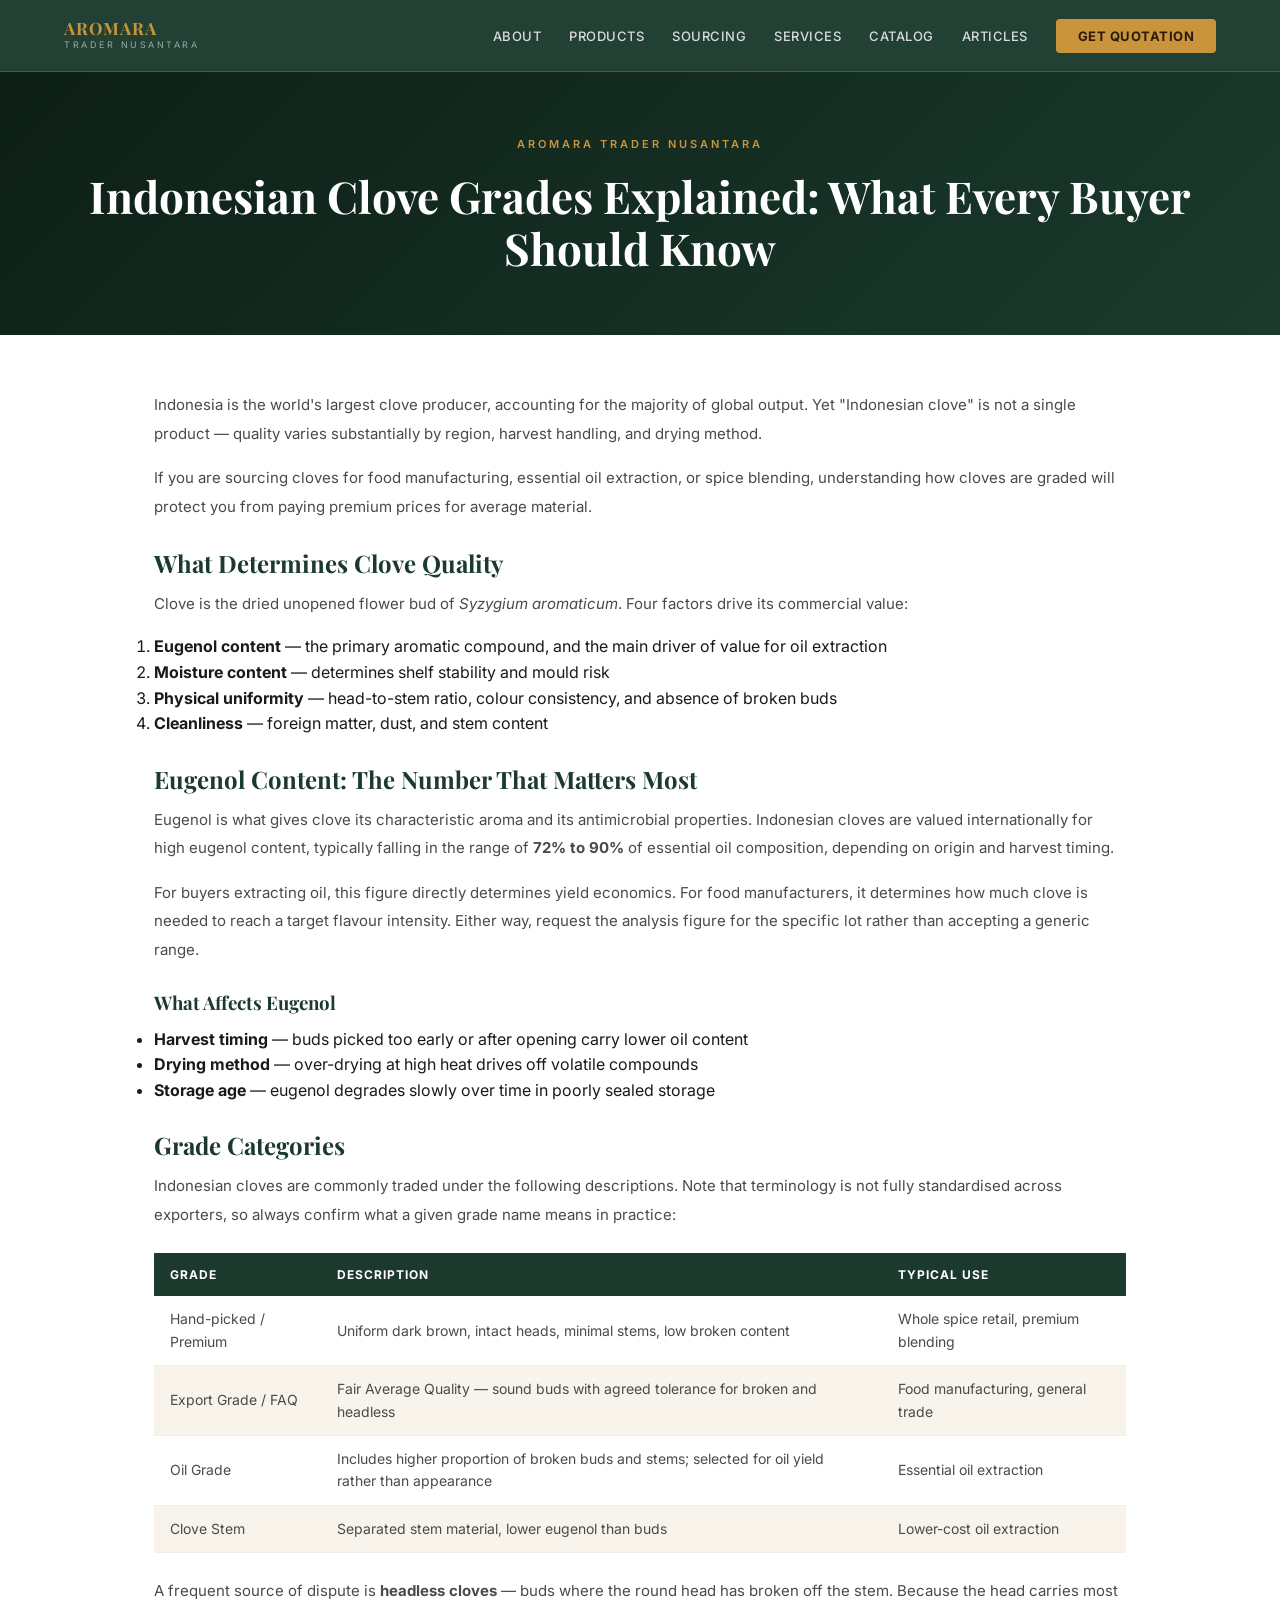
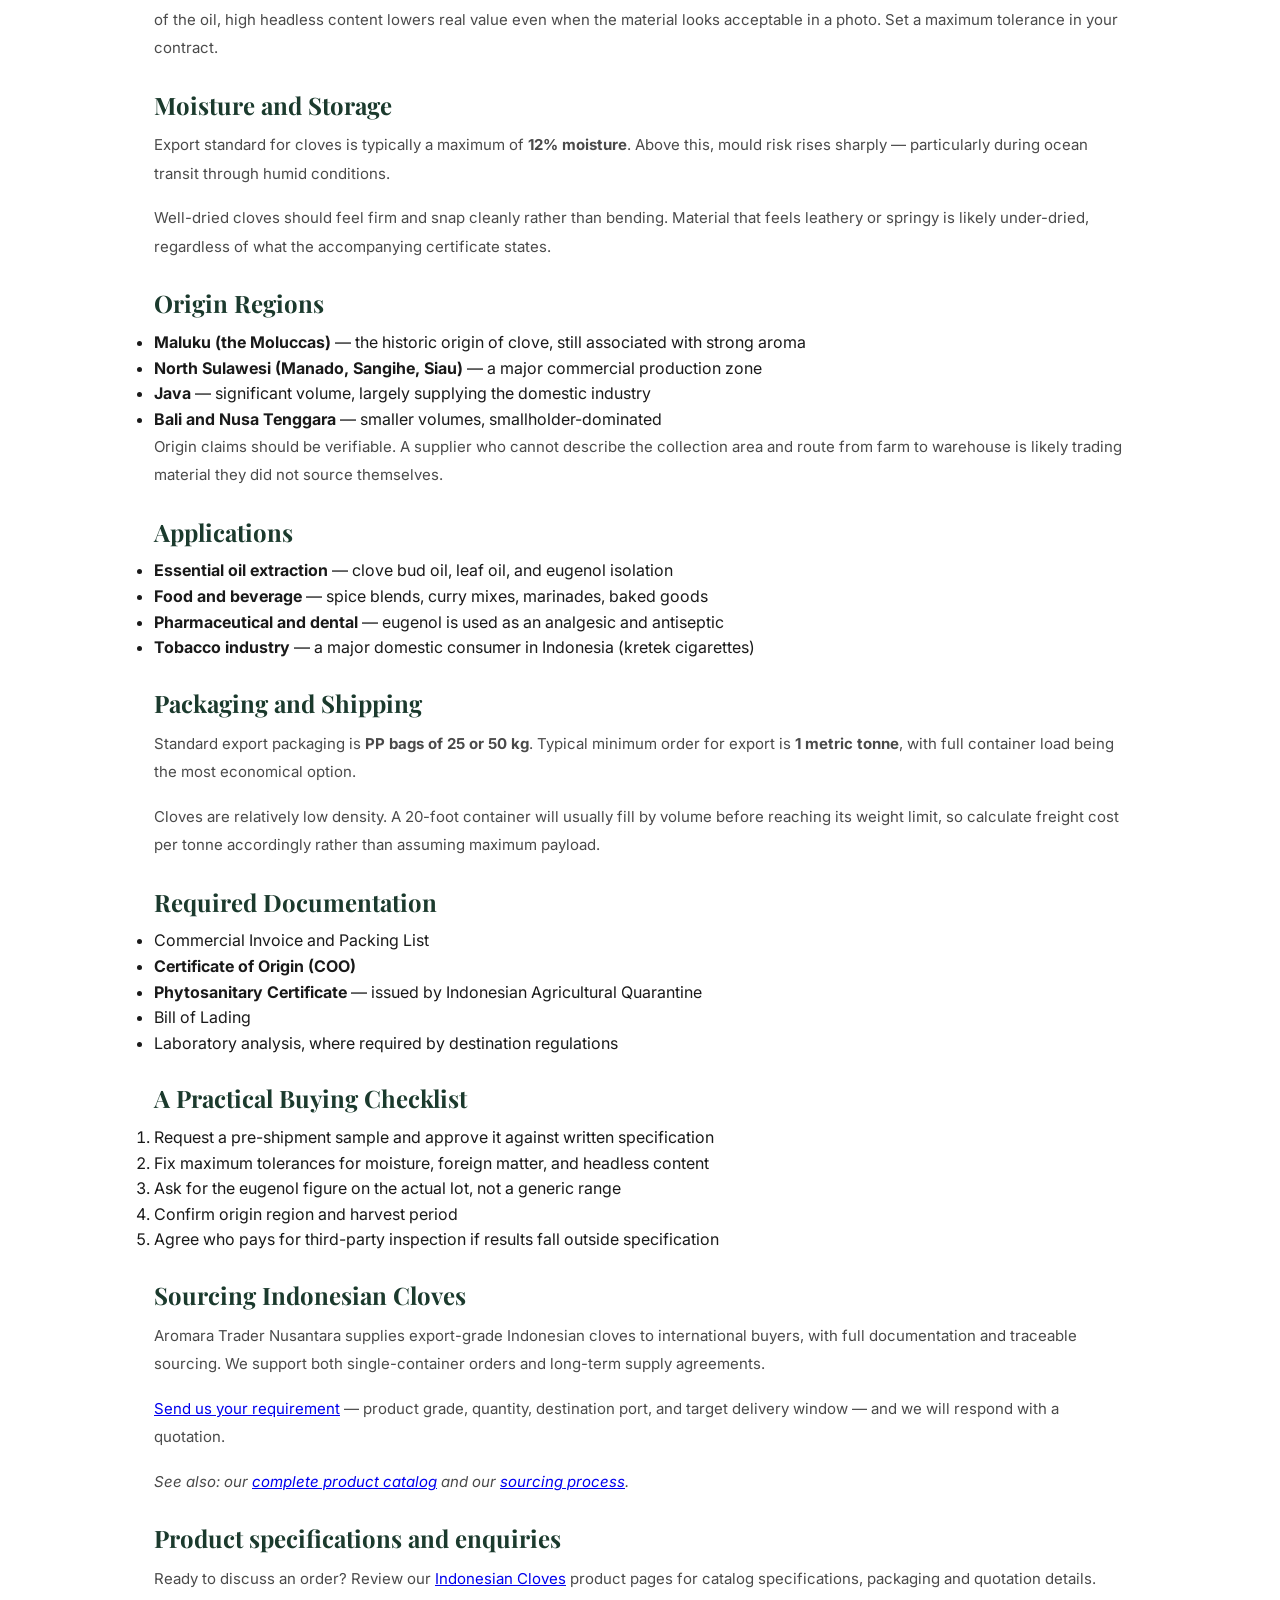
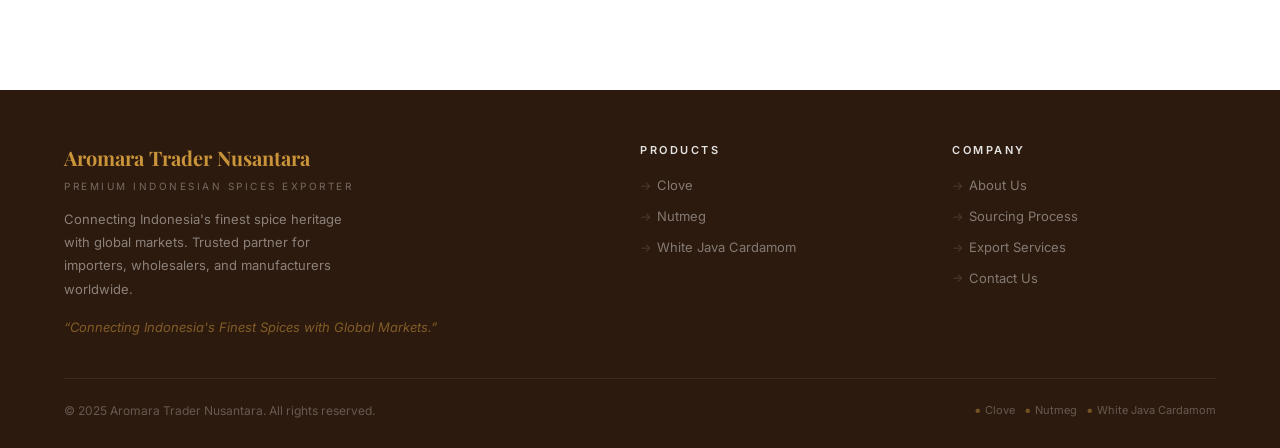
<file: 2026/08/indonesian-clove-grades-explained-what.html>
<!DOCTYPE html>
<html class='v2' dir='ltr' lang='en' xmlns='http://www.w3.org/1999/xhtml' xmlns:b='http://www.google.com/2005/gml/b' xmlns:data='http://www.google.com/2005/gml/data' xmlns:expr='http://www.google.com/2005/gml/expr'>
<head>
<meta charset='utf-8'/>
<meta content='width=device-width, initial-scale=1, maximum-scale=5' name='viewport'/>
<meta content='text/html; charset=UTF-8' http-equiv='Content-Type'/>
<!-- Chrome, Firefox OS and Opera -->
<meta name="theme-color" content="#1B3A2D"/>
<!-- Windows Phone -->
<meta name="msapplication-navbutton-color" content="#1B3A2D"/>
<link rel="icon" href="/favicon.ico" sizes="16x16 32x32 48x48" type="image/x-icon">
<link rel="icon" href="/favicon.png" sizes="96x96" type="image/png">
<link rel="apple-touch-icon" href="/apple-touch-icon.png" sizes="180x180">
<link href='https://www.aromaranusantara.com/2026/08/indonesian-clove-grades-explained-what.html' rel='canonical'/>

<!--Can't find substitution for tag [blog.ieCssRetrofitLinks]-->
<meta name="description" content="Guide to Indonesian clove grades, eugenol content, moisture standards and origin regions - for importers, spice makers and essential oil producers."/>
<meta content='https://www.aromaranusantara.com/2026/08/indonesian-clove-grades-explained-what.html' property='og:url'/>
<meta property="og:title" content="Indonesian Clove Grades Explained: A Buyer&#x27;s Guide"/>
<meta property="og:description" content="Guide to Indonesian clove grades, eugenol content, moisture standards and origin regions - for importers, spice makers and essential oil producers."/>
<title>Indonesian Clove Grades Explained: A Buyer&#x27;s Guide</title>
<meta content='index, follow, max-snippet:-1, max-image-preview:large' name='robots'/>
<meta content='Aromara Trader Nusantara' name='author'/>
<meta content='Bali, Indonesia' name='geo.placename'/>
<meta content='ID' name='geo.region'/>
<meta content='9B5CD73E1A10007D68BF4434B691ECF2' name='msvalidate.01'/>
<meta property="og:type" content="article"/>
<meta content='https://www.aromaranusantara.com/assets/img/og-cover.jpg' property='og:image'/>
<meta content='https://www.aromaranusantara.com/assets/img/og-cover.jpg' property='og:image:secure_url'/>
<meta content='1200' property='og:image:width'/>
<meta content='630' property='og:image:height'/>
<meta content='image/jpeg' property='og:image:type'/>
<meta content='Aromara Trader Nusantara - Indonesian spice exporter' property='og:image:alt'/>
<meta content='en_US' property='og:locale'/>
<meta content='https://www.aromaranusantara.com/assets/img/og-cover.jpg' name='twitter:image'/>
<meta content='Aromara Trader Nusantara - Indonesian spice exporter' name='twitter:image:alt'/>
<meta content='Spices Indonesia' property='og:site_name'/>
<meta content='summary_large_image' name='twitter:card'/>
<meta content='True' name='HandheldFriendly'/>
<meta content='320' name='MobileOptimized'/>
<link href='https://fonts.googleapis.com/css2?family=Playfair+Display:wght@400;600;700;800&family=Inter:wght@300;400;500;600&display=swap' rel='stylesheet'/>
<style id='page-skin-1' type='text/css'><!--
*,*::before,*::after{box-sizing:border-box;margin:0;padding:0}
:root{
--green-dark:#1B3A2D;--green-mid:#2A5741;--gold:#C9943A;--gold-light:#E8B96A;
--cream:#F8F4EC;--cream-dark:#EDE8DE;--brown-dark:#2C1A0E;
--white:#FFFFFF;--text-dark:#1A1A1A;--text-mid:#4A4A4A
}
html{scroll-behavior:smooth}
body{font-family:'Inter',sans-serif;color:var(--text-dark);background:var(--white);line-height:1.6;overflow-x:hidden}
h1,h2,h3,h4{font-family:'Playfair Display',serif;line-height:1.2}
.blogger-navbar,#navbar,.navbar,.blog-posts,.post-outer,.blog-pager,.sidebar-container,#sidebar,.footer-outer,.attribution-container,#Attribution1,#header-wrapper,.header-outer{display:none!important}
#outer-wrapper,.outer-wrapper{width:100%!important;max-width:100%!important;padding:0!important;margin:0!important}
#main-wrapper{width:100%!important;max-width:100%!important;float:none!important}
/* NAV */
.arn-nav{position:fixed;top:0;left:0;right:0;z-index:1000;background:rgba(27,58,45,0.97);padding:0 5%;display:flex;align-items:center;justify-content:space-between;height:72px;border-bottom:1px solid rgba(201,148,58,0.3);transition:all 0.3s}
.arn-nav.scrolled{height:60px;background:rgba(27,58,45,1);box-shadow:0 4px 20px rgba(0,0,0,0.3)}
.arn-logo{display:flex;align-items:center;gap:12px;text-decoration:none}
.arn-logo .brand{font-family:'Playfair Display',serif;font-size:17px;font-weight:700;color:var(--gold);letter-spacing:1px;display:block;line-height:1.1}
.arn-logo .sub{font-size:9px;color:rgba(255,255,255,0.55);letter-spacing:2.5px;text-transform:uppercase;display:block}
.arn-menu{display:flex;gap:28px;list-style:none;align-items:center}
.arn-menu a{color:rgba(255,255,255,0.82);text-decoration:none;font-size:13px;font-weight:500;letter-spacing:0.5px;text-transform:uppercase;transition:color 0.2s;position:relative}
.arn-menu a::after{content:'';position:absolute;bottom:-3px;left:0;right:0;height:1px;background:var(--gold);transform:scaleX(0);transition:transform 0.2s}
.arn-menu a:hover{color:var(--gold)}
.arn-menu a:hover::after{transform:scaleX(1)}
.arn-cta-btn{background:var(--gold)!important;color:var(--brown-dark)!important;padding:9px 22px!important;border-radius:4px!important;font-weight:700!important}
.arn-cta-btn::after{display:none!important}
.arn-hamburger{display:none;flex-direction:column;gap:5px;cursor:pointer;padding:5px;background:none;border:none}
.arn-hamburger span{display:block;width:24px;height:2px;background:white;border-radius:2px}
/* HERO */
.arn-hero{min-height:100vh;position:relative;display:flex;align-items:center;overflow:hidden;background:#1B3A2D}
.arn-hero-bg{position:absolute;top:0;left:0;right:0;bottom:0;background-size:cover;background-position:center;background-attachment:scroll}
.arn-hero-overlay{position:absolute;top:0;left:0;right:0;bottom:0;background:linear-gradient(135deg,rgba(27,58,45,0.93) 0%,rgba(27,58,45,0.76) 50%,rgba(44,26,14,0.82) 100%)}
.arn-hero-content{position:relative;z-index:2;max-width:800px;margin:0 auto;padding:120px 5% 80px;text-align:center;width:100%}
.arn-hero-badge{display:inline-flex;align-items:center;gap:8px;background:rgba(201,148,58,0.15);border:1px solid rgba(201,148,58,0.4);color:var(--gold-light);padding:6px 20px;border-radius:30px;font-size:11px;letter-spacing:2.5px;text-transform:uppercase;margin-bottom:28px}
.arn-hero-badge::before{content:'';width:6px;height:6px;border-radius:50%;background:var(--gold);animation:pulse 2s infinite;flex-shrink:0}
@keyframes pulse{0%,100%{opacity:1}50%{opacity:0.3}}
.arn-hero h1{font-size:clamp(30px,5.5vw,66px);color:white;font-weight:800;margin-bottom:24px;text-shadow:0 2px 20px rgba(0,0,0,0.3)}
.arn-hero h1 span{color:var(--gold)}
.arn-hero-desc{font-size:16px;color:rgba(255,255,255,0.8);line-height:1.8;margin-bottom:40px;max-width:640px;margin-left:auto;margin-right:auto}
.arn-hero-tags{display:flex;justify-content:center;gap:16px;flex-wrap:wrap;margin-bottom:44px}
.arn-hero-tags span{font-size:11px;color:rgba(255,255,255,0.65);letter-spacing:2px;text-transform:uppercase;display:flex;align-items:center;gap:7px}
.arn-hero-tags span::before{content:'\25C6';color:var(--gold);font-size:8px}
.arn-hero-btns{display:flex;gap:16px;justify-content:center;flex-wrap:wrap}
.btn-primary{background:var(--gold);color:var(--brown-dark);padding:14px 32px;border-radius:4px;text-decoration:none;font-weight:700;font-size:14px;letter-spacing:0.5px;transition:all 0.3s;display:inline-flex;align-items:center;gap:8px}
.btn-primary:hover{background:var(--gold-light);transform:translateY(-2px);box-shadow:0 8px 28px rgba(201,148,58,0.4)}
.btn-outline{border:1.5px solid rgba(255,255,255,0.45);color:white;padding:14px 32px;border-radius:4px;text-decoration:none;font-weight:500;font-size:14px;transition:all 0.3s}
.btn-outline:hover{border-color:var(--gold);color:var(--gold)}
.arn-scroll-hint{position:absolute;bottom:36px;left:50%;transform:translateX(-50%);z-index:2;display:flex;flex-direction:column;align-items:center;gap:8px;color:rgba(255,255,255,0.4);font-size:10px;letter-spacing:2px;text-transform:uppercase;animation:scrollbounce 2s infinite}
.arn-scroll-hint::after{content:'';width:1px;height:36px;background:linear-gradient(to bottom,rgba(255,255,255,0.4),transparent)}
@keyframes scrollbounce{0%,100%{transform:translateX(-50%) translateY(0)}50%{transform:translateX(-50%) translateY(8px)}}
/* PAGE TEMPLATE */
.arn-page-wrap{padding-top:72px;min-height:80vh;background:#fff}
.arn-page-header{background:linear-gradient(135deg,#0d1f16 0%,var(--green-dark) 100%);padding:64px 5% 48px;text-align:center}
.arn-page-header h1{font-family:'Playfair Display',serif;font-size:clamp(28px,4vw,44px);color:#fff;margin-bottom:12px}
.arn-page-header .arn-page-eyebrow{font-size:11px;font-weight:600;letter-spacing:3px;text-transform:uppercase;color:var(--gold);margin-bottom:16px}
.arn-page-body{max-width:1100px;margin:0 auto;padding:56px 5% 80px}
.arn-page-body img{max-width:100%;height:auto;border-radius:8px;margin:16px 0}
.arn-page-body h1,.arn-page-body h2,.arn-page-body h3{font-family:'Playfair Display',serif;color:var(--green-dark);margin:28px 0 12px}
.arn-page-body p{color:var(--text-mid);line-height:1.9;margin-bottom:16px;font-size:15px}
.arn-page-body table{width:100%;border-collapse:collapse;margin:24px 0}
.arn-page-body th{background:var(--green-dark);color:#fff;padding:12px 16px;font-size:12px;letter-spacing:1px;text-transform:uppercase;text-align:left}
.arn-page-body td{padding:12px 16px;border-bottom:1px solid #eee;font-size:14px;color:var(--text-mid)}
.arn-page-body tr:nth-child(even) td{background:var(--cream)}
.arn-page-body style,#page-header-widget{display:none}
/* ANIMATIONS */
@keyframes fadeUp{from{opacity:0;transform:translateY(40px)}to{opacity:1;transform:translateY(0)}}
@keyframes fadeLeft{from{opacity:0;transform:translateX(-40px)}to{opacity:1;transform:translateX(0)}}
@keyframes fadeRight{from{opacity:0;transform:translateX(40px)}to{opacity:1;transform:translateX(0)}}
@keyframes scaleIn{from{opacity:0;transform:scale(0.88)}to{opacity:1;transform:scale(1)}}
@keyframes countUp{from{opacity:0;transform:translateY(20px)}to{opacity:1;transform:translateY(0)}}
@keyframes goldLine{from{width:0}to{width:36px}}
.arn-animate{opacity:0}
.arn-animate.is-visible{animation-fill-mode:both;animation-timing-function:cubic-bezier(0.22,1,0.36,1)}
.anim-fade-up.is-visible{animation-name:fadeUp}
.anim-fade-left.is-visible{animation-name:fadeLeft}
.anim-fade-right.is-visible{animation-name:fadeRight}
.anim-scale.is-visible{animation-name:scaleIn}
.anim-d1{animation-duration:0.7s}
.anim-d2{animation-duration:0.85s}
.anim-d3{animation-duration:1s}
.anim-delay-1{animation-delay:0.1s}
.anim-delay-2{animation-delay:0.2s}
.anim-delay-3{animation-delay:0.3s}
.anim-delay-4{animation-delay:0.4s}
.anim-delay-5{animation-delay:0.5s}
.anim-delay-6{animation-delay:0.6s}
.anim-delay-7{animation-delay:0.7s}
.anim-delay-8{animation-delay:0.8s}
.arn-stat .num{transition:opacity 0.4s}
/* STATS */
.arn-stats{background:#fff;padding:48px 5%;border-bottom:1px solid #ede8dc}
.arn-stats-grid{display:grid;grid-template-columns:repeat(4,1fr);gap:0;max-width:1100px;margin:0 auto}
.arn-stat{text-align:center;position:relative;padding:20px 24px;border:1px solid #ede8dc;border-radius:12px;margin:6px;background:#fff;box-shadow:0 2px 12px rgba(0,0,0,0.04)}
.arn-stat::after{display:none}
.arn-stat .num{font-family:'Playfair Display',serif;font-size:40px;font-weight:800;color:var(--green-dark);line-height:1;margin-bottom:6px}
.arn-stat .label{font-size:10px;color:var(--text-mid);letter-spacing:2px;text-transform:uppercase;font-weight:600}
/* SECTIONS */
section{padding:88px 5%}
.section-header{text-align:center;margin-bottom:60px}
.section-eyebrow{font-size:11px;letter-spacing:3px;text-transform:uppercase;color:var(--gold);margin-bottom:14px;display:flex;align-items:center;justify-content:center;gap:14px}
.section-eyebrow::before,.section-eyebrow::after{content:'';height:1px;width:36px;background:var(--gold);opacity:0.5}
.section-title{font-size:clamp(24px,4vw,44px);color:var(--green-dark);margin-bottom:18px}
.section-subtitle{font-size:15px;color:var(--text-mid);max-width:580px;margin:0 auto;line-height:1.75}
/* ABOUT */
.arn-about{background:var(--cream)}
.arn-about-inner{display:grid;grid-template-columns:1fr 1fr;gap:72px;align-items:center;max-width:1200px;margin:0 auto}
.arn-about-img-wrap{position:relative}
.arn-about-img-wrap img{width:100%;height:480px;object-fit:cover;border-radius:6px;display:block}
.arn-about-badge{position:absolute;bottom:-20px;right:-20px;background:var(--gold);color:var(--brown-dark);padding:22px;border-radius:4px;text-align:center;min-width:110px}
.arn-about-badge .big{font-family:'Playfair Display',serif;font-size:36px;font-weight:800;display:block;line-height:1}
.arn-about-badge .sm{font-size:11px;font-weight:700;letter-spacing:1.5px;text-transform:uppercase;display:block;margin-top:4px}
.arn-about-text .section-eyebrow{justify-content:flex-start}
.arn-about-text .section-eyebrow::before{display:none}
.arn-about-text .section-title{text-align:left}
.arn-about-text p{color:var(--text-mid);line-height:1.8;margin-bottom:18px;font-size:15px}
.arn-about-list{list-style:none;margin:24px 0}
.arn-about-list li{display:flex;align-items:center;gap:12px;padding:10px 0;border-bottom:1px solid rgba(0,0,0,0.06);font-size:14px;color:var(--text-dark);font-weight:500}
.arn-about-list li::before{content:'\2713';width:22px;height:22px;min-width:22px;background:var(--green-dark);color:var(--gold);border-radius:50%;display:flex;align-items:center;justify-content:center;font-size:11px;font-weight:700}
/* WHY */
.arn-why{background:white}
.arn-why-grid{display:grid;grid-template-columns:repeat(3,1fr);gap:24px;max-width:1200px;margin:0 auto}
.arn-why-card{padding:36px 28px;border:1px solid rgba(0,0,0,0.07);border-radius:6px;transition:all 0.3s;position:relative;overflow:hidden}
.arn-why-card::before{content:'';position:absolute;bottom:0;left:0;width:100%;height:3px;background:var(--gold);transform:scaleX(0);transform-origin:left;transition:transform 0.3s}
.arn-why-card:hover{transform:translateY(-6px);box-shadow:0 20px 50px rgba(0,0,0,0.08);border-color:transparent}
.arn-why-card:hover::before{transform:scaleX(1)}
.arn-why-icon{width:52px;height:52px;background:var(--cream);border-radius:12px;display:flex;align-items:center;justify-content:center;font-size:22px;margin-bottom:16px}.arn-why-icon svg{width:26px;height:26px;stroke:var(--green-dark)}
.arn-why-card h3{font-size:17px;color:var(--green-dark);margin-bottom:10px}
.arn-why-card p{font-size:14px;color:var(--text-mid);line-height:1.7}
/* PRODUCTS */
.arn-products{background:var(--green-dark);padding:88px 5%}
.arn-products .section-title{color:white}
.arn-products .section-subtitle{color:rgba(255,255,255,0.68)}
.arn-products-grid{display:grid;grid-template-columns:repeat(3,1fr);gap:24px;max-width:1200px;margin:0 auto}
.arn-product-card{background:rgba(255,255,255,0.05);border:1px solid rgba(255,255,255,0.1);border-radius:8px;overflow:hidden;transition:all 0.3s}
.arn-product-card:hover{transform:translateY(-8px);border-color:rgba(201,148,58,0.4);box-shadow:0 30px 60px rgba(0,0,0,0.3)}
.arn-product-img{width:100%;height:250px;object-fit:cover;display:block}
.arn-product-body{padding:24px 20px}
.arn-product-sci{font-size:11px;color:var(--gold);font-style:italic;margin-bottom:5px}
.arn-product-body h3{font-size:21px;color:white;margin-bottom:10px}
.arn-product-body p{font-size:13.5px;color:rgba(255,255,255,0.62);line-height:1.7;margin-bottom:16px}
.arn-product-tags{display:flex;flex-wrap:wrap;gap:6px;margin-bottom:16px}
.arn-product-tags span{font-size:11px;background:rgba(201,148,58,0.13);color:var(--gold-light);border:1px solid rgba(201,148,58,0.22);padding:4px 10px;border-radius:20px}
.arn-product-apps{border-top:1px solid rgba(255,255,255,0.09);padding-top:14px}
.arn-product-apps .al{font-size:10px;color:rgba(255,255,255,0.38);letter-spacing:2px;text-transform:uppercase;margin-bottom:6px}
.arn-product-apps .av{font-size:12px;color:rgba(255,255,255,0.58);line-height:1.6}
.arn-inquiry-bar{max-width:1200px;margin:40px auto 0;background:rgba(201,148,58,0.09);border:1px solid rgba(201,148,58,0.2);border-radius:6px;padding:24px 32px;display:flex;align-items:center;justify-content:space-between;gap:24px}
.arn-inquiry-bar p{color:rgba(255,255,255,0.82);font-size:15px}
.arn-inquiry-bar p strong{color:var(--gold)}
/* SOURCING */
.arn-sourcing{background:var(--cream)}
.arn-sourcing-inner{display:grid;grid-template-columns:1fr 1fr;gap:64px;align-items:center;max-width:1200px;margin:0 auto}
.arn-sourcing-text .section-eyebrow{justify-content:flex-start}
.arn-sourcing-text .section-eyebrow::before{display:none}
.arn-sourcing-text .section-title{text-align:left}
.arn-sourcing-text > p{color:var(--text-mid);font-size:15px;line-height:1.8;margin-bottom:8px}
.arn-steps{display:flex;flex-direction:column;margin-top:28px}
.arn-step{display:flex;gap:18px;padding:16px 0;position:relative}
.arn-step:not(:last-child)::after{content:'';position:absolute;left:15px;top:48px;bottom:0;width:1px;background:rgba(201,148,58,0.2)}
.arn-step-num{width:32px;height:32px;min-width:32px;background:var(--green-dark);color:var(--gold);border-radius:50%;display:flex;align-items:center;justify-content:center;font-size:13px;font-weight:700;font-family:'Playfair Display',serif}
.arn-step h4{font-size:15px;color:var(--green-dark);margin-bottom:3px;font-family:'Inter',sans-serif;font-weight:600}
.arn-step p{font-size:13.5px;color:var(--text-mid);line-height:1.6}
.arn-sourcing-imgs{display:grid;grid-template-columns:1fr 1fr;gap:12px}
.arn-sourcing-imgs img{width:100%;border-radius:5px;object-fit:cover;display:block}
.arn-sourcing-imgs img:first-child{grid-column:1/-1;height:220px}
.arn-sourcing-imgs img:not(:first-child){height:165px}
/* SERVICES */
.arn-services{background:white}
.arn-services-grid{display:grid;grid-template-columns:repeat(3,1fr);gap:20px;max-width:1200px;margin:0 auto}
.arn-svc{display:flex;gap:14px;align-items:flex-start;padding:20px;border:1px solid rgba(0,0,0,0.06);border-radius:6px;transition:all 0.3s}
.arn-svc:hover{border-color:var(--gold);background:var(--cream)}
.arn-svc-icon{font-size:26px;flex-shrink:0;width:36px;height:36px;display:flex;align-items:center;justify-content:center}.arn-svc-icon svg{width:28px;height:28px;stroke:var(--gold);flex-shrink:0}
.arn-svc h4{font-size:14px;color:var(--green-dark);margin-bottom:4px;font-family:'Inter',sans-serif;font-weight:600}
.arn-svc p{font-size:13px;color:var(--text-mid);line-height:1.6}
/* FOUNDERS */
.arn-founders{background:var(--cream);text-align:center}
.arn-founders-grid{display:grid;grid-template-columns:repeat(2,1fr);gap:40px;max-width:800px;margin:0 auto}
.arn-founder-card{background:white;border-radius:16px;overflow:hidden;box-shadow:0 8px 32px rgba(0,0,0,0.07);transition:transform 0.3s,box-shadow 0.3s}
.arn-founder-card:hover{transform:translateY(-6px);box-shadow:0 20px 48px rgba(0,0,0,0.12)}
.arn-founder-img-wrap{position:relative;overflow:hidden}
.arn-founder-img-wrap img{width:100%;height:320px;object-fit:cover;object-position:top;display:block;transition:transform 0.4s}
.arn-founder-card:hover .arn-founder-img-wrap img{transform:scale(1.04)}
.arn-founder-img-wrap::after{content:'';position:absolute;bottom:0;left:0;right:0;height:80px;background:linear-gradient(to top,rgba(27,58,45,0.5),transparent)}
.arn-founder-body{padding:24px 28px 28px}
.arn-founder-role{font-size:10px;font-weight:700;letter-spacing:2.5px;text-transform:uppercase;color:var(--gold);margin-bottom:8px;font-family:'Inter',sans-serif}
.arn-founder-name{font-family:'Playfair Display',serif;font-size:20px;font-weight:700;color:var(--green-dark);line-height:1.3}
.arn-founder-divider{width:36px;height:2px;background:var(--gold);margin:14px auto 0;border-radius:2px}
/* VALUES */
.arn-values{background:linear-gradient(160deg,#0e2119 0%,#1B3A2D 60%,#163024 100%);text-align:center;position:relative;overflow:hidden}
.arn-values::before{content:'';position:absolute;top:-120px;right:-120px;width:420px;height:420px;border-radius:50%;background:radial-gradient(circle,rgba(201,148,58,0.07) 0%,transparent 70%);pointer-events:none}
.arn-values::after{content:'';position:absolute;bottom:-80px;left:-80px;width:320px;height:320px;border-radius:50%;background:radial-gradient(circle,rgba(201,148,58,0.05) 0%,transparent 70%);pointer-events:none}
.arn-values .section-eyebrow{color:var(--gold)}
.arn-values .section-title{color:#fff}
.arn-values .section-subtitle{color:rgba(255,255,255,0.62)}
.arn-values-grid{display:grid;grid-template-columns:repeat(5,1fr);gap:20px;max-width:1140px;margin:0 auto;position:relative;z-index:1}
.arn-value{display:flex;flex-direction:column;align-items:center;gap:0;background:rgba(255,255,255,0.04);border:1px solid rgba(201,148,58,0.18);border-radius:16px;padding:32px 20px 28px;transition:all 0.35s;position:relative;overflow:hidden}
.arn-value::before{content:'';position:absolute;top:0;left:0;right:0;height:2px;background:linear-gradient(90deg,transparent,var(--gold),transparent);transform:scaleX(0);transition:transform 0.35s}
.arn-value:hover{background:rgba(255,255,255,0.08);border-color:rgba(201,148,58,0.45);transform:translateY(-6px);box-shadow:0 24px 48px rgba(0,0,0,0.3)}
.arn-value:hover::before{transform:scaleX(1)}
.arn-value-icon{width:68px;height:68px;background:rgba(201,148,58,0.1);border:1.5px solid rgba(201,148,58,0.25);border-radius:50%;display:flex;align-items:center;justify-content:center;margin-bottom:20px;transition:all 0.35s}
.arn-value:hover .arn-value-icon{background:rgba(201,148,58,0.18);border-color:rgba(201,148,58,0.5)}
.arn-value-icon svg{width:30px;height:30px;stroke:var(--gold);stroke-width:1.6;fill:none;stroke-linecap:round;stroke-linejoin:round}
.arn-value-name{font-family:'Playfair Display',serif;font-size:15px;font-weight:600;color:#fff;letter-spacing:0.3px;margin-bottom:10px}
.arn-value-desc{font-size:12.5px;color:rgba(255,255,255,0.52);line-height:1.7;font-family:'Inter',sans-serif}
/* INSIGHTS */
.arn-insights{background:var(--cream)}
.arn-ins-grid{display:grid;grid-template-columns:repeat(2,1fr);gap:20px;max-width:1000px;margin:0 auto}
.arn-ins-card{background:#fff;border:1px solid #e8e2d8;border-radius:12px;padding:26px 28px;text-decoration:none;display:block;transition:all .3s;position:relative;overflow:hidden}
.arn-ins-card::before{content:'';position:absolute;top:0;left:0;width:3px;height:100%;background:var(--gold);transform:scaleY(0);transform-origin:top;transition:transform .3s}
.arn-ins-card:hover{transform:translateY(-4px);box-shadow:0 16px 40px rgba(0,0,0,.08);border-color:transparent}
.arn-ins-card:hover::before{transform:scaleY(1)}
.arn-ins-tag{font-size:10px;font-weight:700;letter-spacing:2px;text-transform:uppercase;color:var(--gold);margin-bottom:10px}
.arn-ins-card h3{font-family:'Playfair Display',serif;font-size:18px;color:var(--green-dark);line-height:1.35;margin-bottom:10px}
.arn-ins-card p{font-size:13.5px;color:var(--text-mid);line-height:1.7}
.arn-ins-more{display:inline-flex;align-items:center;gap:6px;margin-top:14px;font-size:12px;font-weight:600;color:var(--gold);letter-spacing:.5px}
@media(max-width:768px){.arn-ins-grid{grid-template-columns:1fr}}
/* CONTACT */
.arn-contact{background:var(--green-dark);border-top:3px solid var(--gold)}
.arn-contact .section-title{color:white}
.arn-contact .section-subtitle{color:rgba(255,255,255,0.68)}
.arn-contact-inner{display:grid;grid-template-columns:1fr 1fr;gap:64px;max-width:1100px;margin:0 auto}
.arn-cinfo{display:flex;flex-direction:column;gap:22px}
.arn-citem{display:flex;gap:14px;align-items:flex-start}
.arn-citem-icon{width:44px;height:44px;min-width:44px;background:rgba(201,148,58,0.13);border:1px solid rgba(201,148,58,0.22);border-radius:8px;display:flex;align-items:center;justify-content:center;font-size:18px}.arn-citem-icon svg{width:20px;height:20px;stroke:var(--gold)}
.arn-citem h4{font-size:10px;color:var(--gold);letter-spacing:2px;text-transform:uppercase;margin-bottom:4px;font-family:'Inter',sans-serif;font-weight:600}
.arn-citem p,.arn-citem a{color:rgba(255,255,255,0.78);font-size:15px;text-decoration:none}
.arn-citem a:hover{color:var(--gold)}
.arn-cdivider{height:1px;background:rgba(255,255,255,0.07);margin:4px 0}
.arn-cnote{background:rgba(201,148,58,0.09);border:1px solid rgba(201,148,58,0.18);border-radius:6px;padding:20px;font-size:13.5px;color:rgba(255,255,255,0.68);line-height:1.75}
.arn-cnote strong{color:var(--gold-light)}
.arn-form{display:flex;flex-direction:column;gap:12px}
.arn-form-row{display:grid;grid-template-columns:1fr 1fr;gap:12px}
.arn-form input,.arn-form select,.arn-form textarea{width:100%;background:rgba(255,255,255,0.07);border:1px solid rgba(255,255,255,0.12);color:white;padding:13px 15px;border-radius:4px;font-family:'Inter',sans-serif;font-size:14px;transition:border 0.2s;outline:none;-webkit-appearance:none;appearance:none}
.arn-form input::placeholder,.arn-form textarea::placeholder{color:rgba(255,255,255,0.32)}
.arn-form input:focus,.arn-form select:focus,.arn-form textarea:focus{border-color:var(--gold);background:rgba(255,255,255,0.09)}
.arn-form select option{background:var(--green-dark);color:white}
.arn-form textarea{min-height:110px;resize:vertical}
.arn-form-btn{background:var(--gold);color:var(--brown-dark);padding:15px;border:none;border-radius:4px;font-family:'Inter',sans-serif;font-size:14px;font-weight:700;cursor:pointer;letter-spacing:0.5px;transition:all 0.3s;width:100%;-webkit-appearance:none}
.arn-form-btn:hover{background:var(--gold-light)}
/* FOOTER */
.arn-footer{background:var(--brown-dark);padding:52px 5% 28px}
.arn-footer-top{display:grid;grid-template-columns:2fr 1fr 1fr;gap:48px;padding-bottom:40px;border-bottom:1px solid rgba(255,255,255,0.07);max-width:1200px;margin:0 auto}
.arn-fbrand .name{font-family:'Playfair Display',serif;font-size:20px;color:var(--gold);font-weight:700;margin-bottom:4px}
.arn-fbrand .sub{font-size:10px;color:rgba(255,255,255,0.35);letter-spacing:2.5px;text-transform:uppercase;margin-bottom:14px}
.arn-fbrand p{font-size:13px;color:rgba(255,255,255,0.45);line-height:1.8;max-width:280px}
.arn-fbrand .quote{margin-top:16px;font-style:italic;font-size:13px;color:rgba(201,148,58,0.55)}
.arn-fcol h5{font-size:11px;color:rgba(255,255,255,0.88);font-weight:600;letter-spacing:2.5px;text-transform:uppercase;margin-bottom:16px;font-family:'Inter',sans-serif}
.arn-fcol ul{list-style:none;display:flex;flex-direction:column;gap:10px}
.arn-fcol ul li a{color:rgba(255,255,255,0.42);text-decoration:none;font-size:13px;transition:color 0.2s;display:flex;align-items:center;gap:6px}
.arn-fcol ul li a::before{content:'\2192';font-size:12px;opacity:0.35}
.arn-fcol ul li a:hover{color:var(--gold)}
.arn-footer-bottom{max-width:1200px;margin:22px auto 0;display:flex;justify-content:space-between;align-items:center;gap:16px;flex-wrap:wrap}
.arn-footer-bottom p{font-size:12px;color:rgba(255,255,255,0.28)}
.arn-spices{display:flex;gap:10px;flex-wrap:wrap}
.arn-spices span{font-size:11px;color:rgba(255,255,255,0.28);display:flex;align-items:center;gap:5px}
.arn-spices span::before{content:'\25CF';color:var(--gold);font-size:6px;opacity:0.45}
/* RESPONSIVE TABLET */
@media(max-width:1024px){
.arn-stats-grid{grid-template-columns:repeat(2,1fr)}
.arn-about-inner,.arn-sourcing-inner,.arn-contact-inner{grid-template-columns:1fr;gap:40px}
.arn-about-badge{bottom:16px;right:16px}
.arn-why-grid,.arn-products-grid,.arn-services-grid{grid-template-columns:repeat(2,1fr)}
.arn-values-grid{grid-template-columns:repeat(3,1fr)}
.arn-footer-top{grid-template-columns:1fr 1fr}
.arn-about-img-wrap img{height:350px}
}
/* RESPONSIVE HP */
@media(max-width:768px){
section{padding:60px 5%}
.arn-stats{padding:36px 5%}
.arn-nav{height:64px;padding:0 4%}
.arn-menu{display:none}
.arn-hamburger{display:flex}
.arn-hero-content{padding:100px 4% 70px}
.arn-why-grid,.arn-services-grid,.arn-products-grid{grid-template-columns:1fr}
.arn-stats-grid{grid-template-columns:repeat(2,1fr);gap:20px}
.arn-stat .num{font-size:34px}
.arn-form-row{grid-template-columns:1fr}
.arn-footer-top{grid-template-columns:1fr;gap:24px}
.arn-inquiry-bar{flex-direction:column;text-align:center}
.arn-about-img-wrap img{height:280px}
.arn-sourcing-imgs img:first-child{height:180px}
.arn-sourcing-imgs img:not(:first-child){height:140px}
.arn-founders-grid{grid-template-columns:repeat(2,1fr);gap:16px;max-width:100%}
.arn-founder-img-wrap img{height:200px}
.arn-founder-body{padding:16px 14px 18px}
.arn-founder-name{font-size:14px}
.arn-values-grid{display:grid;grid-template-columns:repeat(2,1fr);gap:16px;overflow:hidden;position:relative}
.arn-value{scroll-snap-align:start;transition:opacity 0.4s,transform 0.4s}
.arn-value.val-hidden{opacity:0;pointer-events:none;position:absolute;visibility:hidden}
.arn-contact-inner{grid-template-columns:1fr}
.arn-footer-top{grid-template-columns:1fr}
}
/* RESPONSIVE HP KECIL */
@media(max-width:480px){
.arn-hero-btns{flex-direction:column;align-items:center}
.arn-hero-btns a{width:100%;text-align:center;justify-content:center}
.arn-hero-tags{gap:10px}
.arn-stats-grid{grid-template-columns:1fr 1fr}
.arn-footer-bottom{flex-direction:column;text-align:center}
}
/* ===== PRODUCT CATALOG PAGE ===== */
.cat-wrap{
--green:#1B3A2D;--green-light:#2a5040;--gold:#C9943A;--gold-light:#E8B96A;
--cream:#F8F4EC;--cream-dark:#EDE8DC;--brown:#2C1A0E;--text:#3a3a3a;--text-mid:#666;
}
.cat-wrap{font-family:'Inter',sans-serif;color:var(--text);background:#fff;max-width:1100px;margin:0 auto;padding:0 20px 80px}
/* HERO HEADER */
.cat-hero{background:linear-gradient(135deg,#0d1f16 0%,var(--green) 60%,#2a4a38 100%);padding:64px 48px;border-radius:16px;margin:32px 0 56px;text-align:center;position:relative;overflow:hidden}
.cat-hero::before{content:'';position:absolute;top:-80px;right:-80px;width:360px;height:360px;border-radius:50%;background:radial-gradient(circle,rgba(201,148,58,0.12) 0%,transparent 70%);pointer-events:none}
.cat-hero::after{content:'';position:absolute;bottom:-60px;left:-60px;width:280px;height:280px;border-radius:50%;background:radial-gradient(circle,rgba(201,148,58,0.08) 0%,transparent 70%);pointer-events:none}
.cat-hero-eyebrow{font-size:11px;font-weight:600;letter-spacing:3px;text-transform:uppercase;color:var(--gold);margin-bottom:16px}
.cat-hero h2{font-family:'Playfair Display',serif;font-size:48px;font-weight:800;color:#fff;line-height:1.2;margin-bottom:16px}
.cat-hero h2 span{color:var(--gold)}
.cat-hero-sub{font-size:16px;color:rgba(255,255,255,0.65);max-width:560px;margin:0 auto 32px;line-height:1.7}
.cat-hero-meta{display:flex;justify-content:center;gap:32px;flex-wrap:wrap}
.cat-hero-meta-item{display:flex;flex-direction:column;align-items:center;gap:4px}
.cat-hero-meta-item .val{font-family:'Playfair Display',serif;font-size:26px;font-weight:700;color:var(--gold)}
.cat-hero-meta-item .lbl{font-size:11px;color:rgba(255,255,255,0.5);letter-spacing:1.5px;text-transform:uppercase}
/* SECTION LABEL */
.cat-section-label{display:flex;align-items:center;gap:12px;margin-bottom:40px}
.cat-section-label::before,.cat-section-label::after{content:'';flex:1;height:1px;background:var(--cream-dark)}
.cat-section-label span{font-size:11px;font-weight:700;letter-spacing:3px;text-transform:uppercase;color:var(--gold);white-space:nowrap}
/* PRODUCT CARD */
.cat-product{background:#fff;border:1px solid #e8e2d8;border-radius:16px;overflow:hidden;margin-bottom:40px;box-shadow:0 4px 24px rgba(0,0,0,0.06)}
.cat-product-inner{display:grid;grid-template-columns:340px 1fr;min-height:380px}
.cat-product-inner.reverse{direction:rtl}
.cat-product-inner.reverse > *{direction:ltr}
.cat-product-img-wrap{position:relative;overflow:hidden;background:var(--cream)}
.cat-product-img-wrap img{width:100%;height:100%;object-fit:cover;display:block;min-height:340px}
.cat-product-badge{position:absolute;top:20px;left:20px;background:var(--gold);color:var(--brown);font-size:10px;font-weight:700;letter-spacing:2px;text-transform:uppercase;padding:6px 14px;border-radius:20px}
.cat-product-num{position:absolute;bottom:20px;right:20px;font-family:'Playfair Display',serif;font-size:64px;font-weight:800;color:rgba(255,255,255,0.15);line-height:1}
.cat-product-body{padding:40px 44px;display:flex;flex-direction:column;justify-content:space-between}
.cat-product-sci{font-size:12px;color:var(--gold);font-style:italic;letter-spacing:0.5px;margin-bottom:8px}
.cat-product-name{font-family:'Playfair Display',serif;font-size:32px;font-weight:700;color:var(--green);margin-bottom:6px;line-height:1.2}
.cat-product-origin{font-size:12px;color:var(--text-mid);letter-spacing:1px;text-transform:uppercase;margin-bottom:16px;display:flex;align-items:center;gap:6px}
.cat-product-origin::before{content:'';width:20px;height:1px;background:var(--gold)}
.cat-product-desc{font-size:14px;color:var(--text-mid);line-height:1.8;margin-bottom:24px}
.cat-spec-grid{display:grid;grid-template-columns:repeat(2,1fr);gap:10px;margin-bottom:24px}
.cat-spec{background:var(--cream);border-radius:8px;padding:12px 16px}
.cat-spec-label{font-size:10px;font-weight:600;color:var(--gold);letter-spacing:1.5px;text-transform:uppercase;margin-bottom:4px}
.cat-spec-val{font-size:13px;font-weight:600;color:var(--green);font-family:'Inter',sans-serif}
.cat-product-tags{display:flex;flex-wrap:wrap;gap:6px;margin-bottom:20px}
.cat-product-tags span{font-size:11px;color:var(--green);border:1px solid rgba(27,58,45,0.2);padding:4px 12px;border-radius:20px;font-weight:500}
.cat-product-apps{font-size:12px;color:var(--text-mid);line-height:1.6}
.cat-product-apps strong{color:var(--green);display:block;margin-bottom:3px;font-size:10px;letter-spacing:1px;text-transform:uppercase}
/* SPECS TABLE */
.cat-specs-section{background:var(--cream);border-radius:16px;padding:40px;margin-bottom:40px}
.cat-specs-section h3{font-family:'Playfair Display',serif;font-size:22px;color:var(--green);margin-bottom:24px;text-align:center}
.cat-specs-table{width:100%;border-collapse:collapse}
.cat-specs-table thead th{background:var(--green);color:#fff;font-size:11px;font-weight:600;letter-spacing:1.5px;text-transform:uppercase;padding:14px 20px;text-align:left}
.cat-specs-table thead th:first-child{border-radius:8px 0 0 0}
.cat-specs-table thead th:last-child{border-radius:0 8px 0 0}
.cat-specs-table tbody tr{border-bottom:1px solid rgba(0,0,0,0.06)}
.cat-specs-table tbody tr:last-child{border-bottom:none}
.cat-specs-table tbody tr:nth-child(even){background:rgba(255,255,255,0.6)}
.cat-specs-table td{padding:14px 20px;font-size:13px;color:var(--text)}
.cat-specs-table td:first-child{font-weight:600;color:var(--green);width:200px}
.cat-specs-table .check{color:var(--gold);font-weight:700}
/* CERTIFICATIONS */
.cat-certs{display:grid;grid-template-columns:repeat(4,1fr);gap:20px;margin-bottom:48px}
.cat-cert{background:#fff;border:1px solid #e8e2d8;border-radius:12px;padding:24px 20px;text-align:center;box-shadow:0 2px 12px rgba(0,0,0,0.04)}
.cat-cert-icon{width:48px;height:48px;background:rgba(201,148,58,0.1);border-radius:50%;display:flex;align-items:center;justify-content:center;margin:0 auto 12px}
.cat-cert-icon svg{width:24px;height:24px;stroke:var(--gold);stroke-width:1.6;fill:none;stroke-linecap:round;stroke-linejoin:round}
.cat-cert-name{font-size:13px;font-weight:700;color:var(--green);margin-bottom:4px}
.cat-cert-desc{font-size:11px;color:var(--text-mid);line-height:1.5}
/* ORDERING */
.cat-order{background:linear-gradient(135deg,var(--green) 0%,#2a4a38 100%);border-radius:16px;padding:48px;display:grid;grid-template-columns:1fr 1fr;gap:48px;align-items:center;margin-bottom:40px}
.cat-order h3{font-family:'Playfair Display',serif;font-size:28px;color:#fff;margin-bottom:12px}
.cat-order p{font-size:14px;color:rgba(255,255,255,0.65);line-height:1.8;margin-bottom:24px}
.cat-order-steps{display:flex;flex-direction:column;gap:16px}
.cat-order-step{display:flex;gap:16px;align-items:flex-start}
.cat-order-step-num{width:32px;height:32px;min-width:32px;background:var(--gold);color:var(--brown);border-radius:50%;display:flex;align-items:center;justify-content:center;font-size:13px;font-weight:700;font-family:'Playfair Display',serif}
.cat-order-step-text h4{font-size:13px;font-weight:600;color:#fff;margin-bottom:2px}
.cat-order-step-text p{font-size:12px;color:rgba(255,255,255,0.55);line-height:1.5}
.cat-contact-box{background:rgba(255,255,255,0.06);border:1px solid rgba(201,148,58,0.25);border-radius:12px;padding:28px}
.cat-contact-box h4{font-family:'Playfair Display',serif;font-size:18px;color:var(--gold);margin-bottom:20px}
.cat-contact-item{display:flex;gap:12px;align-items:flex-start;margin-bottom:16px}
.cat-contact-item:last-child{margin-bottom:0}
.cat-contact-icon{width:36px;height:36px;min-width:36px;background:rgba(201,148,58,0.12);border-radius:8px;display:flex;align-items:center;justify-content:center}
.cat-contact-icon svg{width:16px;height:16px;stroke:var(--gold);stroke-width:1.8;fill:none;stroke-linecap:round;stroke-linejoin:round}
.cat-contact-item-label{font-size:10px;font-weight:600;letter-spacing:1.5px;text-transform:uppercase;color:rgba(255,255,255,0.4);margin-bottom:2px}
.cat-contact-item-val{font-size:13px;color:rgba(255,255,255,0.85);font-weight:500}
/* FOOTER */
.cat-footer{text-align:center;padding:32px;background:var(--cream);border-radius:12px}
.cat-footer-brand{font-family:'Playfair Display',serif;font-size:20px;font-weight:700;color:var(--green);margin-bottom:4px}
.cat-footer-brand span{color:var(--gold)}
.cat-footer-tagline{font-size:12px;color:var(--text-mid);letter-spacing:2px;text-transform:uppercase;margin-bottom:16px}
.cat-footer-note{font-size:11px;color:var(--text-mid);line-height:1.7}
/* RESPONSIVE */
@media(max-width:768px){
.cat-hero{padding:40px 24px}
.cat-hero h2{font-size:30px}
.cat-hero-meta{gap:20px}
.cat-product-inner,.cat-product-inner.reverse{grid-template-columns:1fr;direction:ltr}
.cat-product-img-wrap img{min-height:240px;height:240px}
.cat-product-body{padding:24px}
.cat-product-name{font-size:24px}
.cat-spec-grid{grid-template-columns:repeat(2,1fr)}
.cat-specs-section{padding:24px 16px}
.cat-specs-table td,.cat-specs-table th{padding:10px 12px;font-size:12px}
.cat-certs{grid-template-columns:repeat(2,1fr)}
.cat-order{grid-template-columns:1fr;padding:28px 24px;gap:28px}
.cat-wrap{padding:0 12px 48px}
}

-->
/* tabel menggulir di dalam kotaknya sendiri, jangan mendorong halaman */
.arn-table-scroll{width:100%;max-width:100%;overflow-x:auto;-webkit-overflow-scrolling:touch;margin:24px 0}
.arn-table-scroll table{margin:0;min-width:520px}
html,body{max-width:100%;overflow-x:hidden}
</style>
<noscript></noscript>
<script type="application/ld+json">
{
  "@context": "https://schema.org",
  "@type": "Article",
  "headline": "Indonesian Clove Grades Explained: What Every Buyer Should Know",
  "description": "Guide to Indonesian clove grades, eugenol content, moisture standards and origin regions - for importers, spice makers and essential oil producers.",
  "image": [
    "https://www.aromaranusantara.com/assets/img/og-cover.jpg"
  ],
  "datePublished": "2026-08-17T05:56:30Z",
  "dateModified": "2026-08-17T05:56:30Z",
  "author": {
    "@type": "Organization",
    "name": "Aromara Trader Nusantara",
    "url": "https://www.aromaranusantara.com/"
  },
  "publisher": {
    "@type": "Organization",
    "name": "Aromara Trader Nusantara",
    "url": "https://www.aromaranusantara.com/",
    "logo": {
      "@type": "ImageObject",
      "url": "https://www.aromaranusantara.com/assets/img/logo.png"
    }
  },
  "mainEntityOfPage": {
    "@type": "WebPage",
    "@id": "https://www.aromaranusantara.com/2026/08/indonesian-clove-grades-explained-what.html"
  },
  "inLanguage": "en"
}
</script>
<meta name="twitter:title" content="Indonesian Clove Grades Explained: A Buyer&#x27;s Guide"/>
<meta name="twitter:description" content="Guide to Indonesian clove grades, eugenol content, moisture standards and origin regions - for importers, spice makers and essential oil producers."/>
</head>
<body>
<nav class='arn-nav' id='arnNav'>
<a class='arn-logo' href='/'>
<div>
<span class='brand'>AROMARA</span>
<span class='sub'>Trader Nusantara</span>
</div>
</a>
<ul class='arn-menu' id='arnMenu'>
<li><a href='/#about'>About</a></li>
<li><a href='/#products'>Products</a></li>
<li><a href='/#sourcing'>Sourcing</a></li>
<li><a href='/#services'>Services</a></li>
<li><a href='/#catalog'>Catalog</a></li>
<li><a href='/articles.html'>Articles</a></li>
<li><a class='arn-cta-btn' href='/#contact'>Get Quotation</a></li>
</ul>
<button aria-label='Menu' class='arn-hamburger' id='arnHamburger'>
<span></span>
<span></span>
<span></span>
</button>
</nav>
<!-- PAGE / POST CONTENT (Blog widget di level atas) -->
<div class='main section' id='main'><div class='widget Blog' data-version='2' id='Blog1'>
<div class='arn-page-wrap'>
<div class='arn-page-header'>
<div class='arn-page-eyebrow'>Aromara Trader Nusantara</div>
<h1>Indonesian Clove Grades Explained: What Every Buyer Should Know</h1>
</div>
<div class='arn-page-body'>
<article class='arn-post'><p>Indonesia is the world's largest clove producer, accounting for the majority of global output. Yet "Indonesian clove" is not a single product &#8212; quality varies substantially by region, harvest handling, and drying method.</p><p>If you are sourcing cloves for food manufacturing, essential oil extraction, or spice blending, understanding how cloves are graded will protect you from paying premium prices for average material.</p><h2>What Determines Clove Quality</h2><p>Clove is the dried unopened flower bud of <em>Syzygium aromaticum</em>. Four factors drive its commercial value:</p><ol><li><strong>Eugenol content</strong> &#8212; the primary aromatic compound, and the main driver of value for oil extraction</li><li><strong>Moisture content</strong> &#8212; determines shelf stability and mould risk</li><li><strong>Physical uniformity</strong> &#8212; head-to-stem ratio, colour consistency, and absence of broken buds</li><li><strong>Cleanliness</strong> &#8212; foreign matter, dust, and stem content</li></ol><h2>Eugenol Content: The Number That Matters Most</h2><p>Eugenol is what gives clove its characteristic aroma and its antimicrobial properties. Indonesian cloves are valued internationally for high eugenol content, typically falling in the range of <strong>72% to 90%</strong> of essential oil composition, depending on origin and harvest timing.</p><p>For buyers extracting oil, this figure directly determines yield economics. For food manufacturers, it determines how much clove is needed to reach a target flavour intensity. Either way, request the analysis figure for the specific lot rather than accepting a generic range.</p><h3>What Affects Eugenol</h3><ul><li><strong>Harvest timing</strong> &#8212; buds picked too early or after opening carry lower oil content</li><li><strong>Drying method</strong> &#8212; over-drying at high heat drives off volatile compounds</li><li><strong>Storage age</strong> &#8212; eugenol degrades slowly over time in poorly sealed storage</li></ul><h2>Grade Categories</h2><p>Indonesian cloves are commonly traded under the following descriptions. Note that terminology is not fully standardised across exporters, so always confirm what a given grade name means in practice:</p><div class='arn-table-scroll'><table><thead><tr><th>Grade</th><th>Description</th><th>Typical Use</th></tr></thead><tbody><tr><td>Hand-picked / Premium</td><td>Uniform dark brown, intact heads, minimal stems, low broken content</td><td>Whole spice retail, premium blending</td></tr><tr><td>Export Grade / FAQ</td><td>Fair Average Quality &#8212; sound buds with agreed tolerance for broken and headless</td><td>Food manufacturing, general trade</td></tr><tr><td>Oil Grade</td><td>Includes higher proportion of broken buds and stems; selected for oil yield rather than appearance</td><td>Essential oil extraction</td></tr><tr><td>Clove Stem</td><td>Separated stem material, lower eugenol than buds</td><td>Lower-cost oil extraction</td></tr></tbody></table></div><p>A frequent source of dispute is <strong>headless cloves</strong> &#8212; buds where the round head has broken off the stem. Because the head carries most of the oil, high headless content lowers real value even when the material looks acceptable in a photo. Set a maximum tolerance in your contract.</p><h2>Moisture and Storage</h2><p>Export standard for cloves is typically a maximum of <strong>12% moisture</strong>. Above this, mould risk rises sharply &#8212; particularly during ocean transit through humid conditions.</p><p>Well-dried cloves should feel firm and snap cleanly rather than bending. Material that feels leathery or springy is likely under-dried, regardless of what the accompanying certificate states.</p><h2>Origin Regions</h2><ul><li><strong>Maluku (the Moluccas)</strong> &#8212; the historic origin of clove, still associated with strong aroma</li><li><strong>North Sulawesi (Manado, Sangihe, Siau)</strong> &#8212; a major commercial production zone</li><li><strong>Java</strong> &#8212; significant volume, largely supplying the domestic industry</li><li><strong>Bali and Nusa Tenggara</strong> &#8212; smaller volumes, smallholder-dominated</li></ul><p>Origin claims should be verifiable. A supplier who cannot describe the collection area and route from farm to warehouse is likely trading material they did not source themselves.</p><h2>Applications</h2><ul><li><strong>Essential oil extraction</strong> &#8212; clove bud oil, leaf oil, and eugenol isolation</li><li><strong>Food and beverage</strong> &#8212; spice blends, curry mixes, marinades, baked goods</li><li><strong>Pharmaceutical and dental</strong> &#8212; eugenol is used as an analgesic and antiseptic</li><li><strong>Tobacco industry</strong> &#8212; a major domestic consumer in Indonesia (kretek cigarettes)</li></ul><h2>Packaging and Shipping</h2><p>Standard export packaging is <strong>PP bags of 25 or 50 kg</strong>. Typical minimum order for export is <strong>1 metric tonne</strong>, with full container load being the most economical option.</p><p>Cloves are relatively low density. A 20-foot container will usually fill by volume before reaching its weight limit, so calculate freight cost per tonne accordingly rather than assuming maximum payload.</p><h2>Required Documentation</h2><ul><li>Commercial Invoice and Packing List</li><li><strong>Certificate of Origin (COO)</strong></li><li><strong>Phytosanitary Certificate</strong> &#8212; issued by Indonesian Agricultural Quarantine</li><li>Bill of Lading</li><li>Laboratory analysis, where required by destination regulations</li></ul><h2>A Practical Buying Checklist</h2><ol><li>Request a pre-shipment sample and approve it against written specification</li><li>Fix maximum tolerances for moisture, foreign matter, and headless content</li><li>Ask for the eugenol figure on the actual lot, not a generic range</li><li>Confirm origin region and harvest period</li><li>Agree who pays for third-party inspection if results fall outside specification</li></ol><h2>Sourcing Indonesian Cloves</h2><p>Aromara Trader Nusantara supplies export-grade Indonesian cloves to international buyers, with full documentation and traceable sourcing. We support both single-container orders and long-term supply agreements.</p><p><a href="/#contact">Send us your requirement</a> &#8212; product grade, quantity, destination port, and target delivery window &#8212; and we will respond with a quotation.</p><p><em>See also: our <a href="/#catalog">complete product catalog</a> and our <a href="/#sourcing">sourcing process</a>.</em></p><h2>Product specifications and enquiries</h2><p>Ready to discuss an order? Review our <a href="/products/indonesian-cloves.html">Indonesian Cloves</a> product pages for catalog specifications, packaging and quotation details.</p></article>
</div>
</div>
</div></div>
<!-- FOOTER -->
<footer class='arn-footer'>
<div class='arn-footer-top'>
<div class='arn-fbrand'>
<div class='name'>Aromara Trader Nusantara</div>
<div class='sub'>Premium Indonesian Spices Exporter</div>
<p>Connecting Indonesia's finest spice heritage with global markets. Trusted partner for importers, wholesalers, and manufacturers worldwide.</p>
<div class='quote'>&#8220;Connecting Indonesia's Finest Spices with Global Markets.&#8221;</div>
</div>
<div class='arn-fcol'>
<h5>Products</h5>
<ul>
<li><a href='/products/indonesian-cloves.html'>Clove</a></li>
<li><a href='/products/indonesian-nutmeg.html'>Nutmeg</a></li>
<li><a href='/products/white-java-cardamom.html'>White Java Cardamom</a></li>
</ul>
</div>
<div class='arn-fcol'>
<h5>Company</h5>
<ul>
<li><a href='/#about'>About Us</a></li>
<li><a href='/#sourcing'>Sourcing Process</a></li>
<li><a href='/#services'>Export Services</a></li>
<li><a href='/#contact'>Contact Us</a></li>
</ul>
</div>
</div>
<div class='arn-footer-bottom'>
<p>&#169; 2025 Aromara Trader Nusantara. All rights reserved.</p>
<div class='arn-spices'>
<span>Clove</span>
<span>Nutmeg</span>
<span>White Java Cardamom</span>
</div>
</div>
</footer>
<script>
//<![CDATA[
(function(){
  var nav = document.getElementById('arnNav');
  var hb = document.getElementById('arnHamburger');
  var mn = document.getElementById('arnMenu');
  var menuOpen = false;

  if(nav){
    window.addEventListener('scroll', function(){
      nav.classList[window.scrollY > 50 ? 'add' : 'remove']('scrolled');
    });
  }

  document.querySelectorAll('a[href^="#"]').forEach(function(a){
    a.addEventListener('click', function(e){
      var href = this.getAttribute('href');
      var target = document.querySelector(href);
      if(target){
        e.preventDefault();
        if(menuOpen){ closeMenu(); }
        setTimeout(function(){
          target.scrollIntoView({behavior:'smooth', block:'start'});
        }, 50);
      }
    });
  });

  function openMenu(){
    menuOpen = true;
    mn.style.cssText = 'display:flex;flex-direction:column;position:fixed;top:64px;left:0;right:0;background:rgba(27,58,45,0.98);padding:24px 5%;gap:18px;z-index:999;';
  }
  function closeMenu(){
    menuOpen = false;
    mn.style.cssText = '';
    if(window.innerWidth > 768){ mn.style.display = ''; }
  }

  if(hb){
    hb.addEventListener('click', function(){
      menuOpen ? closeMenu() : openMenu();
    });
  }

  window.addEventListener('resize', function(){
    if(window.innerWidth > 768){ closeMenu(); }
  });
})();
//]]>
</script>
<script>
//<![CDATA[
(function(){
  /* === SCROLL ANIMATIONS === */
  var animMap = [
    ['.section-header',          'arn-animate anim-fade-up anim-d2'],
    ['.arn-stat',                'arn-animate anim-scale anim-d2'],
    ['.arn-about-img-wrap',      'arn-animate anim-fade-left anim-d3'],
    ['.arn-about-text',          'arn-animate anim-fade-right anim-d3'],
    ['.arn-why-card',            'arn-animate anim-fade-up anim-d2'],
    ['.arn-product-card',        'arn-animate anim-fade-up anim-d3'],
    ['.arn-step',                'arn-animate anim-fade-left anim-d2'],
    ['.arn-sourcing-imgs',       'arn-animate anim-fade-right anim-d3'],
    ['.arn-svc',                 'arn-animate anim-fade-up anim-d2'],
    ['.arn-value',               'arn-animate anim-scale anim-d2'],
    ['.arn-founder-card',        'arn-animate anim-fade-up anim-d3'],
    ['.arn-citem',               'arn-animate anim-fade-up anim-d2'],
    ['.arn-inquiry-bar',         'arn-animate anim-fade-up anim-d2'],
  ];
  var delays = ['anim-delay-1','anim-delay-2','anim-delay-3','anim-delay-4','anim-delay-5','anim-delay-6'];

  animMap.forEach(function(pair){
    var els = document.querySelectorAll(pair[0]);
    els.forEach(function(el, i){
      pair[1].split(' ').forEach(function(c){ el.classList.add(c); });
      if(i < delays.length) el.classList.add(delays[i]);
    });
  });

  if('IntersectionObserver' in window){
    var io = new IntersectionObserver(function(entries){
      entries.forEach(function(entry){
        if(entry.isIntersecting){
          entry.target.classList.add('is-visible');
          io.unobserve(entry.target);
        }
      });
    }, {threshold: 0.12});
    document.querySelectorAll('.arn-animate').forEach(function(el){ io.observe(el); });
  } else {
    document.querySelectorAll('.arn-animate').forEach(function(el){ el.classList.add('is-visible'); });
  }
})();

(function(){
  function initValuesSlider(){
    if(window.innerWidth > 768) return;
    var grid = document.querySelector('.arn-values-grid');
    if(!grid) return;
    var cards = Array.prototype.slice.call(grid.querySelectorAll('.arn-value'));
    if(cards.length < 2) return;
    cards.forEach(function(c){
      c.classList.remove('arn-animate','anim-scale','anim-fade-up','anim-d2');
      c.style.opacity='1';
    });
    var step = 0;
    var perPage = 2;
    var totalSteps = Math.ceil(cards.length / perPage);
    function showStep(s){
      cards.forEach(function(c,i){
        var inPage = (i >= s*perPage && i < (s+1)*perPage);
        c.classList.toggle('val-hidden', !inPage);
        if(inPage){ c.style.opacity='1'; c.style.position=''; c.style.visibility=''; }
      });
    }
    showStep(0);
    var touched = false;
    var timer = setInterval(function(){
      if(touched) return;
      step = (step+1) % totalSteps;
      showStep(step);
    }, 2800);
    grid.addEventListener('touchstart', function(){ touched=true; clearInterval(timer); }, {passive:true});
  }
  if(document.readyState === 'loading'){
    document.addEventListener('DOMContentLoaded', initValuesSlider);
  } else {
    initValuesSlider();
  }
})();
//]]>
</script>

</body>
</html>
</file>
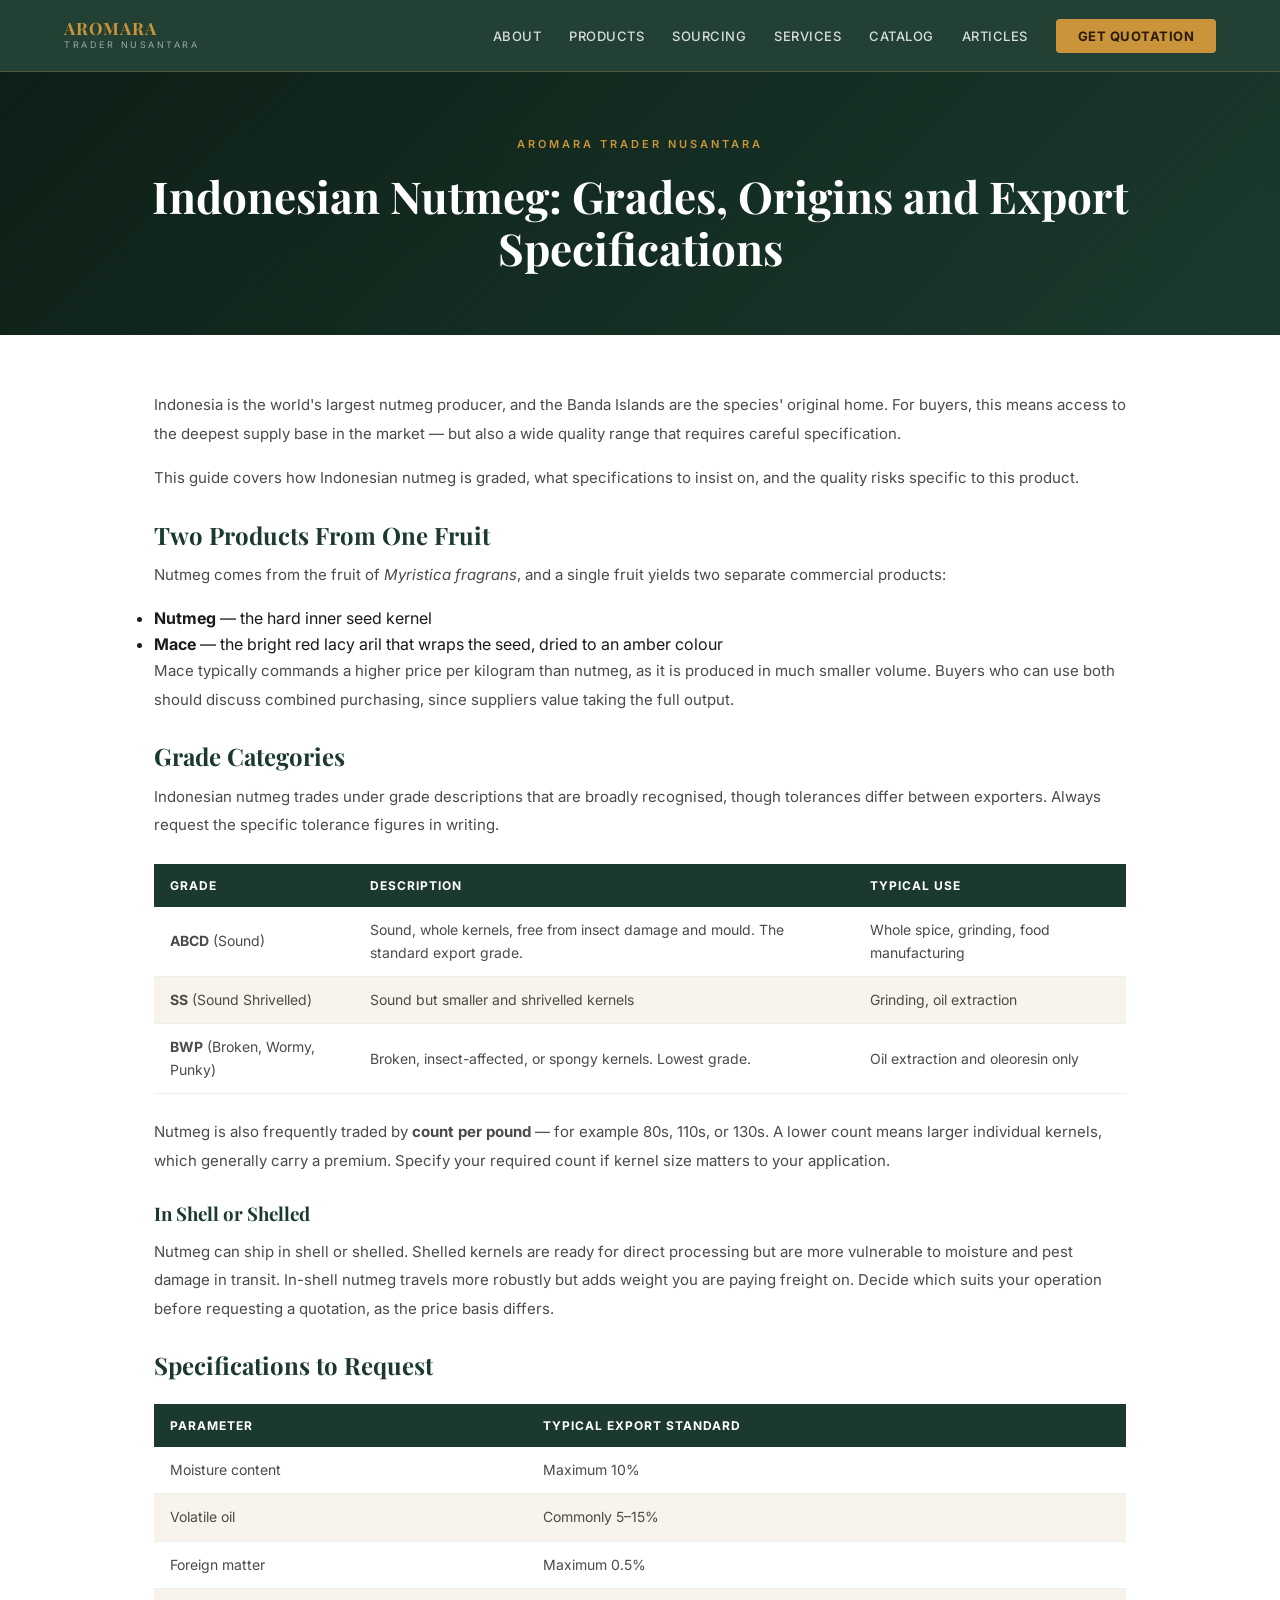
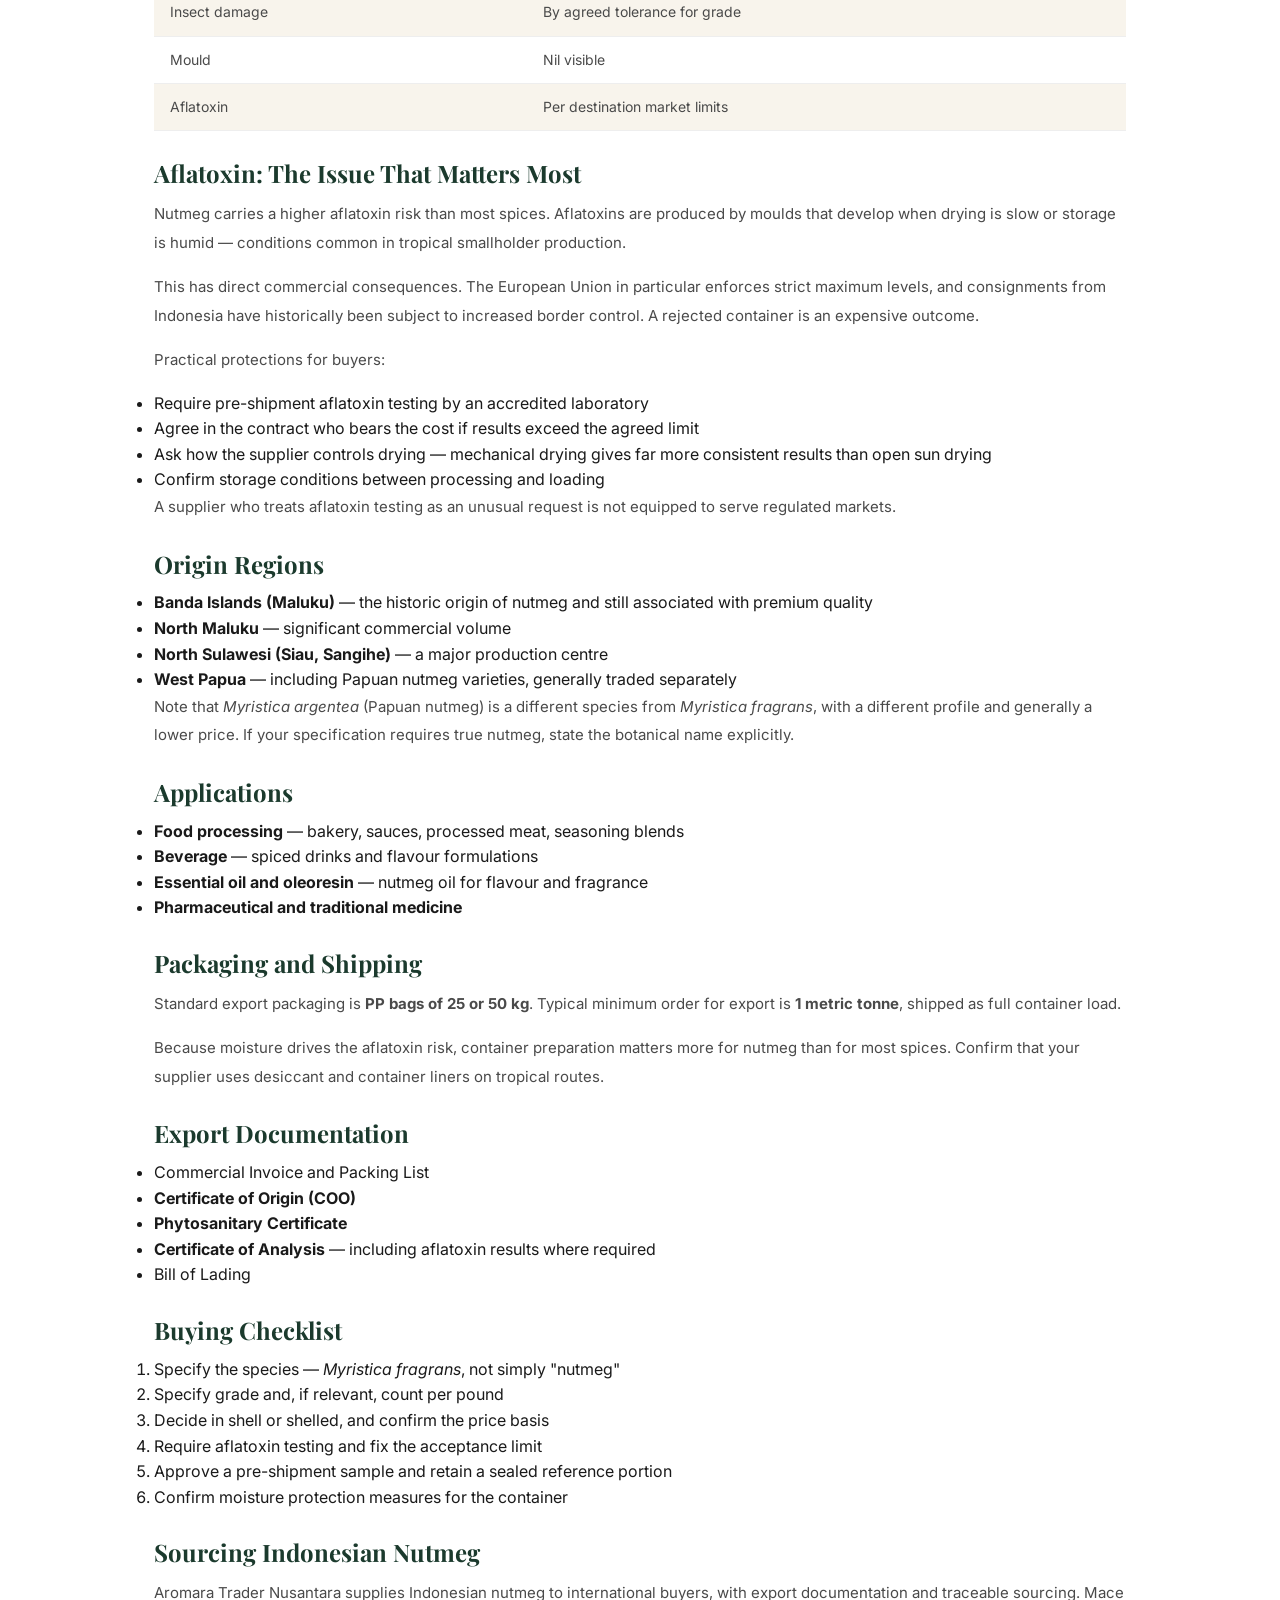
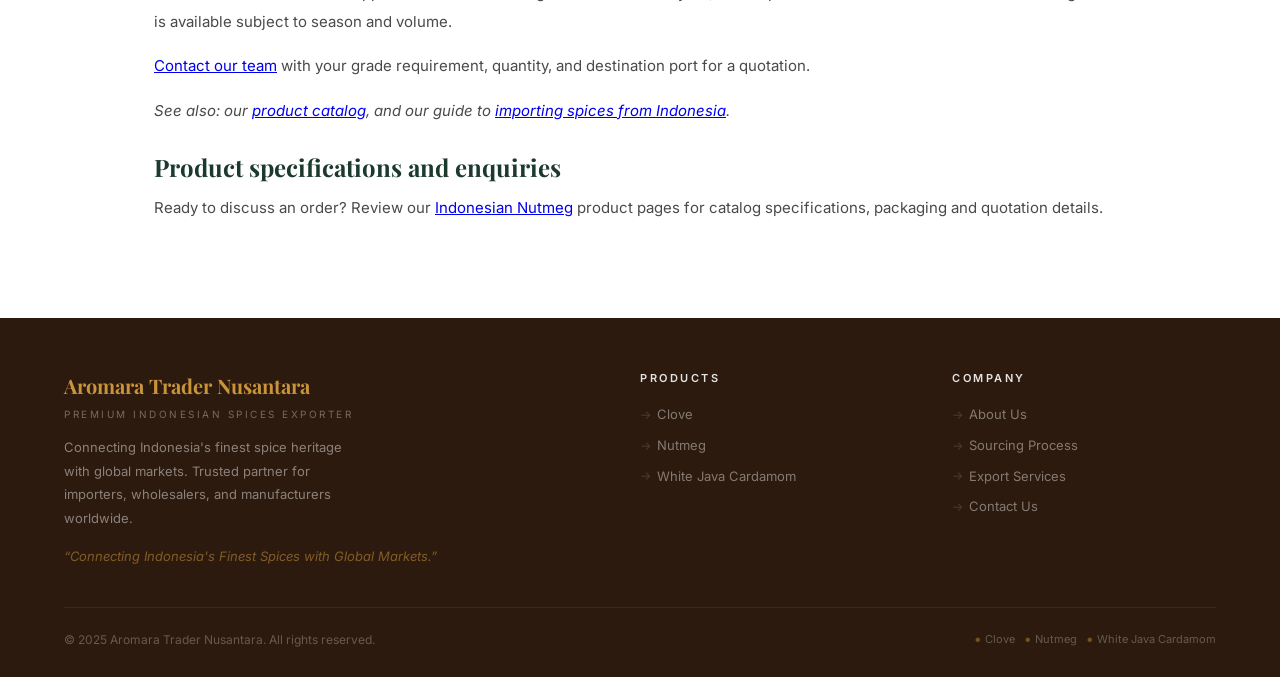
<file: 2026/08/indonesian-nutmeg-grades-origins-and.html>
<!DOCTYPE html>
<html class='v2' dir='ltr' lang='en' xmlns='http://www.w3.org/1999/xhtml' xmlns:b='http://www.google.com/2005/gml/b' xmlns:data='http://www.google.com/2005/gml/data' xmlns:expr='http://www.google.com/2005/gml/expr'>
<head>
<meta charset='utf-8'/>
<meta content='width=device-width, initial-scale=1, maximum-scale=5' name='viewport'/>
<meta content='text/html; charset=UTF-8' http-equiv='Content-Type'/>
<!-- Chrome, Firefox OS and Opera -->
<meta name="theme-color" content="#1B3A2D"/>
<!-- Windows Phone -->
<meta name="msapplication-navbutton-color" content="#1B3A2D"/>
<link rel="icon" href="/favicon.ico" sizes="16x16 32x32 48x48" type="image/x-icon">
<link rel="icon" href="/favicon.png" sizes="96x96" type="image/png">
<link rel="apple-touch-icon" href="/apple-touch-icon.png" sizes="180x180">
<link href='https://www.aromaranusantara.com/2026/08/indonesian-nutmeg-grades-origins-and.html' rel='canonical'/>

<!--Can't find substitution for tag [blog.ieCssRetrofitLinks]-->
<meta name="description" content="Buyer&#x27;s guide to Indonesian nutmeg: ABCD and BWP grades, mace, volatile oil, aflatoxin control and export documentation."/>
<meta content='https://www.aromaranusantara.com/2026/08/indonesian-nutmeg-grades-origins-and.html' property='og:url'/>
<meta property="og:title" content="Indonesian Nutmeg: Grades, Origins &amp; Export Specs"/>
<meta property="og:description" content="Buyer&#x27;s guide to Indonesian nutmeg: ABCD and BWP grades, mace, volatile oil, aflatoxin control and export documentation."/>
<title>Indonesian Nutmeg: Grades, Origins &amp; Export Specs</title>
<meta content='index, follow, max-snippet:-1, max-image-preview:large' name='robots'/>
<meta content='Aromara Trader Nusantara' name='author'/>
<meta content='Bali, Indonesia' name='geo.placename'/>
<meta content='ID' name='geo.region'/>
<meta content='9B5CD73E1A10007D68BF4434B691ECF2' name='msvalidate.01'/>
<meta property="og:type" content="article"/>
<meta content='https://www.aromaranusantara.com/assets/img/og-cover.jpg' property='og:image'/>
<meta content='https://www.aromaranusantara.com/assets/img/og-cover.jpg' property='og:image:secure_url'/>
<meta content='1200' property='og:image:width'/>
<meta content='630' property='og:image:height'/>
<meta content='image/jpeg' property='og:image:type'/>
<meta content='Aromara Trader Nusantara - Indonesian spice exporter' property='og:image:alt'/>
<meta content='en_US' property='og:locale'/>
<meta content='https://www.aromaranusantara.com/assets/img/og-cover.jpg' name='twitter:image'/>
<meta content='Aromara Trader Nusantara - Indonesian spice exporter' name='twitter:image:alt'/>
<meta content='Spices Indonesia' property='og:site_name'/>
<meta content='summary_large_image' name='twitter:card'/>
<meta content='True' name='HandheldFriendly'/>
<meta content='320' name='MobileOptimized'/>
<link href='https://fonts.googleapis.com/css2?family=Playfair+Display:wght@400;600;700;800&family=Inter:wght@300;400;500;600&display=swap' rel='stylesheet'/>
<style id='page-skin-1' type='text/css'><!--
*,*::before,*::after{box-sizing:border-box;margin:0;padding:0}
:root{
--green-dark:#1B3A2D;--green-mid:#2A5741;--gold:#C9943A;--gold-light:#E8B96A;
--cream:#F8F4EC;--cream-dark:#EDE8DE;--brown-dark:#2C1A0E;
--white:#FFFFFF;--text-dark:#1A1A1A;--text-mid:#4A4A4A
}
html{scroll-behavior:smooth}
body{font-family:'Inter',sans-serif;color:var(--text-dark);background:var(--white);line-height:1.6;overflow-x:hidden}
h1,h2,h3,h4{font-family:'Playfair Display',serif;line-height:1.2}
.blogger-navbar,#navbar,.navbar,.blog-posts,.post-outer,.blog-pager,.sidebar-container,#sidebar,.footer-outer,.attribution-container,#Attribution1,#header-wrapper,.header-outer{display:none!important}
#outer-wrapper,.outer-wrapper{width:100%!important;max-width:100%!important;padding:0!important;margin:0!important}
#main-wrapper{width:100%!important;max-width:100%!important;float:none!important}
/* NAV */
.arn-nav{position:fixed;top:0;left:0;right:0;z-index:1000;background:rgba(27,58,45,0.97);padding:0 5%;display:flex;align-items:center;justify-content:space-between;height:72px;border-bottom:1px solid rgba(201,148,58,0.3);transition:all 0.3s}
.arn-nav.scrolled{height:60px;background:rgba(27,58,45,1);box-shadow:0 4px 20px rgba(0,0,0,0.3)}
.arn-logo{display:flex;align-items:center;gap:12px;text-decoration:none}
.arn-logo .brand{font-family:'Playfair Display',serif;font-size:17px;font-weight:700;color:var(--gold);letter-spacing:1px;display:block;line-height:1.1}
.arn-logo .sub{font-size:9px;color:rgba(255,255,255,0.55);letter-spacing:2.5px;text-transform:uppercase;display:block}
.arn-menu{display:flex;gap:28px;list-style:none;align-items:center}
.arn-menu a{color:rgba(255,255,255,0.82);text-decoration:none;font-size:13px;font-weight:500;letter-spacing:0.5px;text-transform:uppercase;transition:color 0.2s;position:relative}
.arn-menu a::after{content:'';position:absolute;bottom:-3px;left:0;right:0;height:1px;background:var(--gold);transform:scaleX(0);transition:transform 0.2s}
.arn-menu a:hover{color:var(--gold)}
.arn-menu a:hover::after{transform:scaleX(1)}
.arn-cta-btn{background:var(--gold)!important;color:var(--brown-dark)!important;padding:9px 22px!important;border-radius:4px!important;font-weight:700!important}
.arn-cta-btn::after{display:none!important}
.arn-hamburger{display:none;flex-direction:column;gap:5px;cursor:pointer;padding:5px;background:none;border:none}
.arn-hamburger span{display:block;width:24px;height:2px;background:white;border-radius:2px}
/* HERO */
.arn-hero{min-height:100vh;position:relative;display:flex;align-items:center;overflow:hidden;background:#1B3A2D}
.arn-hero-bg{position:absolute;top:0;left:0;right:0;bottom:0;background-size:cover;background-position:center;background-attachment:scroll}
.arn-hero-overlay{position:absolute;top:0;left:0;right:0;bottom:0;background:linear-gradient(135deg,rgba(27,58,45,0.93) 0%,rgba(27,58,45,0.76) 50%,rgba(44,26,14,0.82) 100%)}
.arn-hero-content{position:relative;z-index:2;max-width:800px;margin:0 auto;padding:120px 5% 80px;text-align:center;width:100%}
.arn-hero-badge{display:inline-flex;align-items:center;gap:8px;background:rgba(201,148,58,0.15);border:1px solid rgba(201,148,58,0.4);color:var(--gold-light);padding:6px 20px;border-radius:30px;font-size:11px;letter-spacing:2.5px;text-transform:uppercase;margin-bottom:28px}
.arn-hero-badge::before{content:'';width:6px;height:6px;border-radius:50%;background:var(--gold);animation:pulse 2s infinite;flex-shrink:0}
@keyframes pulse{0%,100%{opacity:1}50%{opacity:0.3}}
.arn-hero h1{font-size:clamp(30px,5.5vw,66px);color:white;font-weight:800;margin-bottom:24px;text-shadow:0 2px 20px rgba(0,0,0,0.3)}
.arn-hero h1 span{color:var(--gold)}
.arn-hero-desc{font-size:16px;color:rgba(255,255,255,0.8);line-height:1.8;margin-bottom:40px;max-width:640px;margin-left:auto;margin-right:auto}
.arn-hero-tags{display:flex;justify-content:center;gap:16px;flex-wrap:wrap;margin-bottom:44px}
.arn-hero-tags span{font-size:11px;color:rgba(255,255,255,0.65);letter-spacing:2px;text-transform:uppercase;display:flex;align-items:center;gap:7px}
.arn-hero-tags span::before{content:'\25C6';color:var(--gold);font-size:8px}
.arn-hero-btns{display:flex;gap:16px;justify-content:center;flex-wrap:wrap}
.btn-primary{background:var(--gold);color:var(--brown-dark);padding:14px 32px;border-radius:4px;text-decoration:none;font-weight:700;font-size:14px;letter-spacing:0.5px;transition:all 0.3s;display:inline-flex;align-items:center;gap:8px}
.btn-primary:hover{background:var(--gold-light);transform:translateY(-2px);box-shadow:0 8px 28px rgba(201,148,58,0.4)}
.btn-outline{border:1.5px solid rgba(255,255,255,0.45);color:white;padding:14px 32px;border-radius:4px;text-decoration:none;font-weight:500;font-size:14px;transition:all 0.3s}
.btn-outline:hover{border-color:var(--gold);color:var(--gold)}
.arn-scroll-hint{position:absolute;bottom:36px;left:50%;transform:translateX(-50%);z-index:2;display:flex;flex-direction:column;align-items:center;gap:8px;color:rgba(255,255,255,0.4);font-size:10px;letter-spacing:2px;text-transform:uppercase;animation:scrollbounce 2s infinite}
.arn-scroll-hint::after{content:'';width:1px;height:36px;background:linear-gradient(to bottom,rgba(255,255,255,0.4),transparent)}
@keyframes scrollbounce{0%,100%{transform:translateX(-50%) translateY(0)}50%{transform:translateX(-50%) translateY(8px)}}
/* PAGE TEMPLATE */
.arn-page-wrap{padding-top:72px;min-height:80vh;background:#fff}
.arn-page-header{background:linear-gradient(135deg,#0d1f16 0%,var(--green-dark) 100%);padding:64px 5% 48px;text-align:center}
.arn-page-header h1{font-family:'Playfair Display',serif;font-size:clamp(28px,4vw,44px);color:#fff;margin-bottom:12px}
.arn-page-header .arn-page-eyebrow{font-size:11px;font-weight:600;letter-spacing:3px;text-transform:uppercase;color:var(--gold);margin-bottom:16px}
.arn-page-body{max-width:1100px;margin:0 auto;padding:56px 5% 80px}
.arn-page-body img{max-width:100%;height:auto;border-radius:8px;margin:16px 0}
.arn-page-body h1,.arn-page-body h2,.arn-page-body h3{font-family:'Playfair Display',serif;color:var(--green-dark);margin:28px 0 12px}
.arn-page-body p{color:var(--text-mid);line-height:1.9;margin-bottom:16px;font-size:15px}
.arn-page-body table{width:100%;border-collapse:collapse;margin:24px 0}
.arn-page-body th{background:var(--green-dark);color:#fff;padding:12px 16px;font-size:12px;letter-spacing:1px;text-transform:uppercase;text-align:left}
.arn-page-body td{padding:12px 16px;border-bottom:1px solid #eee;font-size:14px;color:var(--text-mid)}
.arn-page-body tr:nth-child(even) td{background:var(--cream)}
.arn-page-body style,#page-header-widget{display:none}
/* ANIMATIONS */
@keyframes fadeUp{from{opacity:0;transform:translateY(40px)}to{opacity:1;transform:translateY(0)}}
@keyframes fadeLeft{from{opacity:0;transform:translateX(-40px)}to{opacity:1;transform:translateX(0)}}
@keyframes fadeRight{from{opacity:0;transform:translateX(40px)}to{opacity:1;transform:translateX(0)}}
@keyframes scaleIn{from{opacity:0;transform:scale(0.88)}to{opacity:1;transform:scale(1)}}
@keyframes countUp{from{opacity:0;transform:translateY(20px)}to{opacity:1;transform:translateY(0)}}
@keyframes goldLine{from{width:0}to{width:36px}}
.arn-animate{opacity:0}
.arn-animate.is-visible{animation-fill-mode:both;animation-timing-function:cubic-bezier(0.22,1,0.36,1)}
.anim-fade-up.is-visible{animation-name:fadeUp}
.anim-fade-left.is-visible{animation-name:fadeLeft}
.anim-fade-right.is-visible{animation-name:fadeRight}
.anim-scale.is-visible{animation-name:scaleIn}
.anim-d1{animation-duration:0.7s}
.anim-d2{animation-duration:0.85s}
.anim-d3{animation-duration:1s}
.anim-delay-1{animation-delay:0.1s}
.anim-delay-2{animation-delay:0.2s}
.anim-delay-3{animation-delay:0.3s}
.anim-delay-4{animation-delay:0.4s}
.anim-delay-5{animation-delay:0.5s}
.anim-delay-6{animation-delay:0.6s}
.anim-delay-7{animation-delay:0.7s}
.anim-delay-8{animation-delay:0.8s}
.arn-stat .num{transition:opacity 0.4s}
/* STATS */
.arn-stats{background:#fff;padding:48px 5%;border-bottom:1px solid #ede8dc}
.arn-stats-grid{display:grid;grid-template-columns:repeat(4,1fr);gap:0;max-width:1100px;margin:0 auto}
.arn-stat{text-align:center;position:relative;padding:20px 24px;border:1px solid #ede8dc;border-radius:12px;margin:6px;background:#fff;box-shadow:0 2px 12px rgba(0,0,0,0.04)}
.arn-stat::after{display:none}
.arn-stat .num{font-family:'Playfair Display',serif;font-size:40px;font-weight:800;color:var(--green-dark);line-height:1;margin-bottom:6px}
.arn-stat .label{font-size:10px;color:var(--text-mid);letter-spacing:2px;text-transform:uppercase;font-weight:600}
/* SECTIONS */
section{padding:88px 5%}
.section-header{text-align:center;margin-bottom:60px}
.section-eyebrow{font-size:11px;letter-spacing:3px;text-transform:uppercase;color:var(--gold);margin-bottom:14px;display:flex;align-items:center;justify-content:center;gap:14px}
.section-eyebrow::before,.section-eyebrow::after{content:'';height:1px;width:36px;background:var(--gold);opacity:0.5}
.section-title{font-size:clamp(24px,4vw,44px);color:var(--green-dark);margin-bottom:18px}
.section-subtitle{font-size:15px;color:var(--text-mid);max-width:580px;margin:0 auto;line-height:1.75}
/* ABOUT */
.arn-about{background:var(--cream)}
.arn-about-inner{display:grid;grid-template-columns:1fr 1fr;gap:72px;align-items:center;max-width:1200px;margin:0 auto}
.arn-about-img-wrap{position:relative}
.arn-about-img-wrap img{width:100%;height:480px;object-fit:cover;border-radius:6px;display:block}
.arn-about-badge{position:absolute;bottom:-20px;right:-20px;background:var(--gold);color:var(--brown-dark);padding:22px;border-radius:4px;text-align:center;min-width:110px}
.arn-about-badge .big{font-family:'Playfair Display',serif;font-size:36px;font-weight:800;display:block;line-height:1}
.arn-about-badge .sm{font-size:11px;font-weight:700;letter-spacing:1.5px;text-transform:uppercase;display:block;margin-top:4px}
.arn-about-text .section-eyebrow{justify-content:flex-start}
.arn-about-text .section-eyebrow::before{display:none}
.arn-about-text .section-title{text-align:left}
.arn-about-text p{color:var(--text-mid);line-height:1.8;margin-bottom:18px;font-size:15px}
.arn-about-list{list-style:none;margin:24px 0}
.arn-about-list li{display:flex;align-items:center;gap:12px;padding:10px 0;border-bottom:1px solid rgba(0,0,0,0.06);font-size:14px;color:var(--text-dark);font-weight:500}
.arn-about-list li::before{content:'\2713';width:22px;height:22px;min-width:22px;background:var(--green-dark);color:var(--gold);border-radius:50%;display:flex;align-items:center;justify-content:center;font-size:11px;font-weight:700}
/* WHY */
.arn-why{background:white}
.arn-why-grid{display:grid;grid-template-columns:repeat(3,1fr);gap:24px;max-width:1200px;margin:0 auto}
.arn-why-card{padding:36px 28px;border:1px solid rgba(0,0,0,0.07);border-radius:6px;transition:all 0.3s;position:relative;overflow:hidden}
.arn-why-card::before{content:'';position:absolute;bottom:0;left:0;width:100%;height:3px;background:var(--gold);transform:scaleX(0);transform-origin:left;transition:transform 0.3s}
.arn-why-card:hover{transform:translateY(-6px);box-shadow:0 20px 50px rgba(0,0,0,0.08);border-color:transparent}
.arn-why-card:hover::before{transform:scaleX(1)}
.arn-why-icon{width:52px;height:52px;background:var(--cream);border-radius:12px;display:flex;align-items:center;justify-content:center;font-size:22px;margin-bottom:16px}.arn-why-icon svg{width:26px;height:26px;stroke:var(--green-dark)}
.arn-why-card h3{font-size:17px;color:var(--green-dark);margin-bottom:10px}
.arn-why-card p{font-size:14px;color:var(--text-mid);line-height:1.7}
/* PRODUCTS */
.arn-products{background:var(--green-dark);padding:88px 5%}
.arn-products .section-title{color:white}
.arn-products .section-subtitle{color:rgba(255,255,255,0.68)}
.arn-products-grid{display:grid;grid-template-columns:repeat(3,1fr);gap:24px;max-width:1200px;margin:0 auto}
.arn-product-card{background:rgba(255,255,255,0.05);border:1px solid rgba(255,255,255,0.1);border-radius:8px;overflow:hidden;transition:all 0.3s}
.arn-product-card:hover{transform:translateY(-8px);border-color:rgba(201,148,58,0.4);box-shadow:0 30px 60px rgba(0,0,0,0.3)}
.arn-product-img{width:100%;height:250px;object-fit:cover;display:block}
.arn-product-body{padding:24px 20px}
.arn-product-sci{font-size:11px;color:var(--gold);font-style:italic;margin-bottom:5px}
.arn-product-body h3{font-size:21px;color:white;margin-bottom:10px}
.arn-product-body p{font-size:13.5px;color:rgba(255,255,255,0.62);line-height:1.7;margin-bottom:16px}
.arn-product-tags{display:flex;flex-wrap:wrap;gap:6px;margin-bottom:16px}
.arn-product-tags span{font-size:11px;background:rgba(201,148,58,0.13);color:var(--gold-light);border:1px solid rgba(201,148,58,0.22);padding:4px 10px;border-radius:20px}
.arn-product-apps{border-top:1px solid rgba(255,255,255,0.09);padding-top:14px}
.arn-product-apps .al{font-size:10px;color:rgba(255,255,255,0.38);letter-spacing:2px;text-transform:uppercase;margin-bottom:6px}
.arn-product-apps .av{font-size:12px;color:rgba(255,255,255,0.58);line-height:1.6}
.arn-inquiry-bar{max-width:1200px;margin:40px auto 0;background:rgba(201,148,58,0.09);border:1px solid rgba(201,148,58,0.2);border-radius:6px;padding:24px 32px;display:flex;align-items:center;justify-content:space-between;gap:24px}
.arn-inquiry-bar p{color:rgba(255,255,255,0.82);font-size:15px}
.arn-inquiry-bar p strong{color:var(--gold)}
/* SOURCING */
.arn-sourcing{background:var(--cream)}
.arn-sourcing-inner{display:grid;grid-template-columns:1fr 1fr;gap:64px;align-items:center;max-width:1200px;margin:0 auto}
.arn-sourcing-text .section-eyebrow{justify-content:flex-start}
.arn-sourcing-text .section-eyebrow::before{display:none}
.arn-sourcing-text .section-title{text-align:left}
.arn-sourcing-text > p{color:var(--text-mid);font-size:15px;line-height:1.8;margin-bottom:8px}
.arn-steps{display:flex;flex-direction:column;margin-top:28px}
.arn-step{display:flex;gap:18px;padding:16px 0;position:relative}
.arn-step:not(:last-child)::after{content:'';position:absolute;left:15px;top:48px;bottom:0;width:1px;background:rgba(201,148,58,0.2)}
.arn-step-num{width:32px;height:32px;min-width:32px;background:var(--green-dark);color:var(--gold);border-radius:50%;display:flex;align-items:center;justify-content:center;font-size:13px;font-weight:700;font-family:'Playfair Display',serif}
.arn-step h4{font-size:15px;color:var(--green-dark);margin-bottom:3px;font-family:'Inter',sans-serif;font-weight:600}
.arn-step p{font-size:13.5px;color:var(--text-mid);line-height:1.6}
.arn-sourcing-imgs{display:grid;grid-template-columns:1fr 1fr;gap:12px}
.arn-sourcing-imgs img{width:100%;border-radius:5px;object-fit:cover;display:block}
.arn-sourcing-imgs img:first-child{grid-column:1/-1;height:220px}
.arn-sourcing-imgs img:not(:first-child){height:165px}
/* SERVICES */
.arn-services{background:white}
.arn-services-grid{display:grid;grid-template-columns:repeat(3,1fr);gap:20px;max-width:1200px;margin:0 auto}
.arn-svc{display:flex;gap:14px;align-items:flex-start;padding:20px;border:1px solid rgba(0,0,0,0.06);border-radius:6px;transition:all 0.3s}
.arn-svc:hover{border-color:var(--gold);background:var(--cream)}
.arn-svc-icon{font-size:26px;flex-shrink:0;width:36px;height:36px;display:flex;align-items:center;justify-content:center}.arn-svc-icon svg{width:28px;height:28px;stroke:var(--gold);flex-shrink:0}
.arn-svc h4{font-size:14px;color:var(--green-dark);margin-bottom:4px;font-family:'Inter',sans-serif;font-weight:600}
.arn-svc p{font-size:13px;color:var(--text-mid);line-height:1.6}
/* FOUNDERS */
.arn-founders{background:var(--cream);text-align:center}
.arn-founders-grid{display:grid;grid-template-columns:repeat(2,1fr);gap:40px;max-width:800px;margin:0 auto}
.arn-founder-card{background:white;border-radius:16px;overflow:hidden;box-shadow:0 8px 32px rgba(0,0,0,0.07);transition:transform 0.3s,box-shadow 0.3s}
.arn-founder-card:hover{transform:translateY(-6px);box-shadow:0 20px 48px rgba(0,0,0,0.12)}
.arn-founder-img-wrap{position:relative;overflow:hidden}
.arn-founder-img-wrap img{width:100%;height:320px;object-fit:cover;object-position:top;display:block;transition:transform 0.4s}
.arn-founder-card:hover .arn-founder-img-wrap img{transform:scale(1.04)}
.arn-founder-img-wrap::after{content:'';position:absolute;bottom:0;left:0;right:0;height:80px;background:linear-gradient(to top,rgba(27,58,45,0.5),transparent)}
.arn-founder-body{padding:24px 28px 28px}
.arn-founder-role{font-size:10px;font-weight:700;letter-spacing:2.5px;text-transform:uppercase;color:var(--gold);margin-bottom:8px;font-family:'Inter',sans-serif}
.arn-founder-name{font-family:'Playfair Display',serif;font-size:20px;font-weight:700;color:var(--green-dark);line-height:1.3}
.arn-founder-divider{width:36px;height:2px;background:var(--gold);margin:14px auto 0;border-radius:2px}
/* VALUES */
.arn-values{background:linear-gradient(160deg,#0e2119 0%,#1B3A2D 60%,#163024 100%);text-align:center;position:relative;overflow:hidden}
.arn-values::before{content:'';position:absolute;top:-120px;right:-120px;width:420px;height:420px;border-radius:50%;background:radial-gradient(circle,rgba(201,148,58,0.07) 0%,transparent 70%);pointer-events:none}
.arn-values::after{content:'';position:absolute;bottom:-80px;left:-80px;width:320px;height:320px;border-radius:50%;background:radial-gradient(circle,rgba(201,148,58,0.05) 0%,transparent 70%);pointer-events:none}
.arn-values .section-eyebrow{color:var(--gold)}
.arn-values .section-title{color:#fff}
.arn-values .section-subtitle{color:rgba(255,255,255,0.62)}
.arn-values-grid{display:grid;grid-template-columns:repeat(5,1fr);gap:20px;max-width:1140px;margin:0 auto;position:relative;z-index:1}
.arn-value{display:flex;flex-direction:column;align-items:center;gap:0;background:rgba(255,255,255,0.04);border:1px solid rgba(201,148,58,0.18);border-radius:16px;padding:32px 20px 28px;transition:all 0.35s;position:relative;overflow:hidden}
.arn-value::before{content:'';position:absolute;top:0;left:0;right:0;height:2px;background:linear-gradient(90deg,transparent,var(--gold),transparent);transform:scaleX(0);transition:transform 0.35s}
.arn-value:hover{background:rgba(255,255,255,0.08);border-color:rgba(201,148,58,0.45);transform:translateY(-6px);box-shadow:0 24px 48px rgba(0,0,0,0.3)}
.arn-value:hover::before{transform:scaleX(1)}
.arn-value-icon{width:68px;height:68px;background:rgba(201,148,58,0.1);border:1.5px solid rgba(201,148,58,0.25);border-radius:50%;display:flex;align-items:center;justify-content:center;margin-bottom:20px;transition:all 0.35s}
.arn-value:hover .arn-value-icon{background:rgba(201,148,58,0.18);border-color:rgba(201,148,58,0.5)}
.arn-value-icon svg{width:30px;height:30px;stroke:var(--gold);stroke-width:1.6;fill:none;stroke-linecap:round;stroke-linejoin:round}
.arn-value-name{font-family:'Playfair Display',serif;font-size:15px;font-weight:600;color:#fff;letter-spacing:0.3px;margin-bottom:10px}
.arn-value-desc{font-size:12.5px;color:rgba(255,255,255,0.52);line-height:1.7;font-family:'Inter',sans-serif}
/* INSIGHTS */
.arn-insights{background:var(--cream)}
.arn-ins-grid{display:grid;grid-template-columns:repeat(2,1fr);gap:20px;max-width:1000px;margin:0 auto}
.arn-ins-card{background:#fff;border:1px solid #e8e2d8;border-radius:12px;padding:26px 28px;text-decoration:none;display:block;transition:all .3s;position:relative;overflow:hidden}
.arn-ins-card::before{content:'';position:absolute;top:0;left:0;width:3px;height:100%;background:var(--gold);transform:scaleY(0);transform-origin:top;transition:transform .3s}
.arn-ins-card:hover{transform:translateY(-4px);box-shadow:0 16px 40px rgba(0,0,0,.08);border-color:transparent}
.arn-ins-card:hover::before{transform:scaleY(1)}
.arn-ins-tag{font-size:10px;font-weight:700;letter-spacing:2px;text-transform:uppercase;color:var(--gold);margin-bottom:10px}
.arn-ins-card h3{font-family:'Playfair Display',serif;font-size:18px;color:var(--green-dark);line-height:1.35;margin-bottom:10px}
.arn-ins-card p{font-size:13.5px;color:var(--text-mid);line-height:1.7}
.arn-ins-more{display:inline-flex;align-items:center;gap:6px;margin-top:14px;font-size:12px;font-weight:600;color:var(--gold);letter-spacing:.5px}
@media(max-width:768px){.arn-ins-grid{grid-template-columns:1fr}}
/* CONTACT */
.arn-contact{background:var(--green-dark);border-top:3px solid var(--gold)}
.arn-contact .section-title{color:white}
.arn-contact .section-subtitle{color:rgba(255,255,255,0.68)}
.arn-contact-inner{display:grid;grid-template-columns:1fr 1fr;gap:64px;max-width:1100px;margin:0 auto}
.arn-cinfo{display:flex;flex-direction:column;gap:22px}
.arn-citem{display:flex;gap:14px;align-items:flex-start}
.arn-citem-icon{width:44px;height:44px;min-width:44px;background:rgba(201,148,58,0.13);border:1px solid rgba(201,148,58,0.22);border-radius:8px;display:flex;align-items:center;justify-content:center;font-size:18px}.arn-citem-icon svg{width:20px;height:20px;stroke:var(--gold)}
.arn-citem h4{font-size:10px;color:var(--gold);letter-spacing:2px;text-transform:uppercase;margin-bottom:4px;font-family:'Inter',sans-serif;font-weight:600}
.arn-citem p,.arn-citem a{color:rgba(255,255,255,0.78);font-size:15px;text-decoration:none}
.arn-citem a:hover{color:var(--gold)}
.arn-cdivider{height:1px;background:rgba(255,255,255,0.07);margin:4px 0}
.arn-cnote{background:rgba(201,148,58,0.09);border:1px solid rgba(201,148,58,0.18);border-radius:6px;padding:20px;font-size:13.5px;color:rgba(255,255,255,0.68);line-height:1.75}
.arn-cnote strong{color:var(--gold-light)}
.arn-form{display:flex;flex-direction:column;gap:12px}
.arn-form-row{display:grid;grid-template-columns:1fr 1fr;gap:12px}
.arn-form input,.arn-form select,.arn-form textarea{width:100%;background:rgba(255,255,255,0.07);border:1px solid rgba(255,255,255,0.12);color:white;padding:13px 15px;border-radius:4px;font-family:'Inter',sans-serif;font-size:14px;transition:border 0.2s;outline:none;-webkit-appearance:none;appearance:none}
.arn-form input::placeholder,.arn-form textarea::placeholder{color:rgba(255,255,255,0.32)}
.arn-form input:focus,.arn-form select:focus,.arn-form textarea:focus{border-color:var(--gold);background:rgba(255,255,255,0.09)}
.arn-form select option{background:var(--green-dark);color:white}
.arn-form textarea{min-height:110px;resize:vertical}
.arn-form-btn{background:var(--gold);color:var(--brown-dark);padding:15px;border:none;border-radius:4px;font-family:'Inter',sans-serif;font-size:14px;font-weight:700;cursor:pointer;letter-spacing:0.5px;transition:all 0.3s;width:100%;-webkit-appearance:none}
.arn-form-btn:hover{background:var(--gold-light)}
/* FOOTER */
.arn-footer{background:var(--brown-dark);padding:52px 5% 28px}
.arn-footer-top{display:grid;grid-template-columns:2fr 1fr 1fr;gap:48px;padding-bottom:40px;border-bottom:1px solid rgba(255,255,255,0.07);max-width:1200px;margin:0 auto}
.arn-fbrand .name{font-family:'Playfair Display',serif;font-size:20px;color:var(--gold);font-weight:700;margin-bottom:4px}
.arn-fbrand .sub{font-size:10px;color:rgba(255,255,255,0.35);letter-spacing:2.5px;text-transform:uppercase;margin-bottom:14px}
.arn-fbrand p{font-size:13px;color:rgba(255,255,255,0.45);line-height:1.8;max-width:280px}
.arn-fbrand .quote{margin-top:16px;font-style:italic;font-size:13px;color:rgba(201,148,58,0.55)}
.arn-fcol h5{font-size:11px;color:rgba(255,255,255,0.88);font-weight:600;letter-spacing:2.5px;text-transform:uppercase;margin-bottom:16px;font-family:'Inter',sans-serif}
.arn-fcol ul{list-style:none;display:flex;flex-direction:column;gap:10px}
.arn-fcol ul li a{color:rgba(255,255,255,0.42);text-decoration:none;font-size:13px;transition:color 0.2s;display:flex;align-items:center;gap:6px}
.arn-fcol ul li a::before{content:'\2192';font-size:12px;opacity:0.35}
.arn-fcol ul li a:hover{color:var(--gold)}
.arn-footer-bottom{max-width:1200px;margin:22px auto 0;display:flex;justify-content:space-between;align-items:center;gap:16px;flex-wrap:wrap}
.arn-footer-bottom p{font-size:12px;color:rgba(255,255,255,0.28)}
.arn-spices{display:flex;gap:10px;flex-wrap:wrap}
.arn-spices span{font-size:11px;color:rgba(255,255,255,0.28);display:flex;align-items:center;gap:5px}
.arn-spices span::before{content:'\25CF';color:var(--gold);font-size:6px;opacity:0.45}
/* RESPONSIVE TABLET */
@media(max-width:1024px){
.arn-stats-grid{grid-template-columns:repeat(2,1fr)}
.arn-about-inner,.arn-sourcing-inner,.arn-contact-inner{grid-template-columns:1fr;gap:40px}
.arn-about-badge{bottom:16px;right:16px}
.arn-why-grid,.arn-products-grid,.arn-services-grid{grid-template-columns:repeat(2,1fr)}
.arn-values-grid{grid-template-columns:repeat(3,1fr)}
.arn-footer-top{grid-template-columns:1fr 1fr}
.arn-about-img-wrap img{height:350px}
}
/* RESPONSIVE HP */
@media(max-width:768px){
section{padding:60px 5%}
.arn-stats{padding:36px 5%}
.arn-nav{height:64px;padding:0 4%}
.arn-menu{display:none}
.arn-hamburger{display:flex}
.arn-hero-content{padding:100px 4% 70px}
.arn-why-grid,.arn-services-grid,.arn-products-grid{grid-template-columns:1fr}
.arn-stats-grid{grid-template-columns:repeat(2,1fr);gap:20px}
.arn-stat .num{font-size:34px}
.arn-form-row{grid-template-columns:1fr}
.arn-footer-top{grid-template-columns:1fr;gap:24px}
.arn-inquiry-bar{flex-direction:column;text-align:center}
.arn-about-img-wrap img{height:280px}
.arn-sourcing-imgs img:first-child{height:180px}
.arn-sourcing-imgs img:not(:first-child){height:140px}
.arn-founders-grid{grid-template-columns:repeat(2,1fr);gap:16px;max-width:100%}
.arn-founder-img-wrap img{height:200px}
.arn-founder-body{padding:16px 14px 18px}
.arn-founder-name{font-size:14px}
.arn-values-grid{display:grid;grid-template-columns:repeat(2,1fr);gap:16px;overflow:hidden;position:relative}
.arn-value{scroll-snap-align:start;transition:opacity 0.4s,transform 0.4s}
.arn-value.val-hidden{opacity:0;pointer-events:none;position:absolute;visibility:hidden}
.arn-contact-inner{grid-template-columns:1fr}
.arn-footer-top{grid-template-columns:1fr}
}
/* RESPONSIVE HP KECIL */
@media(max-width:480px){
.arn-hero-btns{flex-direction:column;align-items:center}
.arn-hero-btns a{width:100%;text-align:center;justify-content:center}
.arn-hero-tags{gap:10px}
.arn-stats-grid{grid-template-columns:1fr 1fr}
.arn-footer-bottom{flex-direction:column;text-align:center}
}
/* ===== PRODUCT CATALOG PAGE ===== */
.cat-wrap{
--green:#1B3A2D;--green-light:#2a5040;--gold:#C9943A;--gold-light:#E8B96A;
--cream:#F8F4EC;--cream-dark:#EDE8DC;--brown:#2C1A0E;--text:#3a3a3a;--text-mid:#666;
}
.cat-wrap{font-family:'Inter',sans-serif;color:var(--text);background:#fff;max-width:1100px;margin:0 auto;padding:0 20px 80px}
/* HERO HEADER */
.cat-hero{background:linear-gradient(135deg,#0d1f16 0%,var(--green) 60%,#2a4a38 100%);padding:64px 48px;border-radius:16px;margin:32px 0 56px;text-align:center;position:relative;overflow:hidden}
.cat-hero::before{content:'';position:absolute;top:-80px;right:-80px;width:360px;height:360px;border-radius:50%;background:radial-gradient(circle,rgba(201,148,58,0.12) 0%,transparent 70%);pointer-events:none}
.cat-hero::after{content:'';position:absolute;bottom:-60px;left:-60px;width:280px;height:280px;border-radius:50%;background:radial-gradient(circle,rgba(201,148,58,0.08) 0%,transparent 70%);pointer-events:none}
.cat-hero-eyebrow{font-size:11px;font-weight:600;letter-spacing:3px;text-transform:uppercase;color:var(--gold);margin-bottom:16px}
.cat-hero h2{font-family:'Playfair Display',serif;font-size:48px;font-weight:800;color:#fff;line-height:1.2;margin-bottom:16px}
.cat-hero h2 span{color:var(--gold)}
.cat-hero-sub{font-size:16px;color:rgba(255,255,255,0.65);max-width:560px;margin:0 auto 32px;line-height:1.7}
.cat-hero-meta{display:flex;justify-content:center;gap:32px;flex-wrap:wrap}
.cat-hero-meta-item{display:flex;flex-direction:column;align-items:center;gap:4px}
.cat-hero-meta-item .val{font-family:'Playfair Display',serif;font-size:26px;font-weight:700;color:var(--gold)}
.cat-hero-meta-item .lbl{font-size:11px;color:rgba(255,255,255,0.5);letter-spacing:1.5px;text-transform:uppercase}
/* SECTION LABEL */
.cat-section-label{display:flex;align-items:center;gap:12px;margin-bottom:40px}
.cat-section-label::before,.cat-section-label::after{content:'';flex:1;height:1px;background:var(--cream-dark)}
.cat-section-label span{font-size:11px;font-weight:700;letter-spacing:3px;text-transform:uppercase;color:var(--gold);white-space:nowrap}
/* PRODUCT CARD */
.cat-product{background:#fff;border:1px solid #e8e2d8;border-radius:16px;overflow:hidden;margin-bottom:40px;box-shadow:0 4px 24px rgba(0,0,0,0.06)}
.cat-product-inner{display:grid;grid-template-columns:340px 1fr;min-height:380px}
.cat-product-inner.reverse{direction:rtl}
.cat-product-inner.reverse > *{direction:ltr}
.cat-product-img-wrap{position:relative;overflow:hidden;background:var(--cream)}
.cat-product-img-wrap img{width:100%;height:100%;object-fit:cover;display:block;min-height:340px}
.cat-product-badge{position:absolute;top:20px;left:20px;background:var(--gold);color:var(--brown);font-size:10px;font-weight:700;letter-spacing:2px;text-transform:uppercase;padding:6px 14px;border-radius:20px}
.cat-product-num{position:absolute;bottom:20px;right:20px;font-family:'Playfair Display',serif;font-size:64px;font-weight:800;color:rgba(255,255,255,0.15);line-height:1}
.cat-product-body{padding:40px 44px;display:flex;flex-direction:column;justify-content:space-between}
.cat-product-sci{font-size:12px;color:var(--gold);font-style:italic;letter-spacing:0.5px;margin-bottom:8px}
.cat-product-name{font-family:'Playfair Display',serif;font-size:32px;font-weight:700;color:var(--green);margin-bottom:6px;line-height:1.2}
.cat-product-origin{font-size:12px;color:var(--text-mid);letter-spacing:1px;text-transform:uppercase;margin-bottom:16px;display:flex;align-items:center;gap:6px}
.cat-product-origin::before{content:'';width:20px;height:1px;background:var(--gold)}
.cat-product-desc{font-size:14px;color:var(--text-mid);line-height:1.8;margin-bottom:24px}
.cat-spec-grid{display:grid;grid-template-columns:repeat(2,1fr);gap:10px;margin-bottom:24px}
.cat-spec{background:var(--cream);border-radius:8px;padding:12px 16px}
.cat-spec-label{font-size:10px;font-weight:600;color:var(--gold);letter-spacing:1.5px;text-transform:uppercase;margin-bottom:4px}
.cat-spec-val{font-size:13px;font-weight:600;color:var(--green);font-family:'Inter',sans-serif}
.cat-product-tags{display:flex;flex-wrap:wrap;gap:6px;margin-bottom:20px}
.cat-product-tags span{font-size:11px;color:var(--green);border:1px solid rgba(27,58,45,0.2);padding:4px 12px;border-radius:20px;font-weight:500}
.cat-product-apps{font-size:12px;color:var(--text-mid);line-height:1.6}
.cat-product-apps strong{color:var(--green);display:block;margin-bottom:3px;font-size:10px;letter-spacing:1px;text-transform:uppercase}
/* SPECS TABLE */
.cat-specs-section{background:var(--cream);border-radius:16px;padding:40px;margin-bottom:40px}
.cat-specs-section h3{font-family:'Playfair Display',serif;font-size:22px;color:var(--green);margin-bottom:24px;text-align:center}
.cat-specs-table{width:100%;border-collapse:collapse}
.cat-specs-table thead th{background:var(--green);color:#fff;font-size:11px;font-weight:600;letter-spacing:1.5px;text-transform:uppercase;padding:14px 20px;text-align:left}
.cat-specs-table thead th:first-child{border-radius:8px 0 0 0}
.cat-specs-table thead th:last-child{border-radius:0 8px 0 0}
.cat-specs-table tbody tr{border-bottom:1px solid rgba(0,0,0,0.06)}
.cat-specs-table tbody tr:last-child{border-bottom:none}
.cat-specs-table tbody tr:nth-child(even){background:rgba(255,255,255,0.6)}
.cat-specs-table td{padding:14px 20px;font-size:13px;color:var(--text)}
.cat-specs-table td:first-child{font-weight:600;color:var(--green);width:200px}
.cat-specs-table .check{color:var(--gold);font-weight:700}
/* CERTIFICATIONS */
.cat-certs{display:grid;grid-template-columns:repeat(4,1fr);gap:20px;margin-bottom:48px}
.cat-cert{background:#fff;border:1px solid #e8e2d8;border-radius:12px;padding:24px 20px;text-align:center;box-shadow:0 2px 12px rgba(0,0,0,0.04)}
.cat-cert-icon{width:48px;height:48px;background:rgba(201,148,58,0.1);border-radius:50%;display:flex;align-items:center;justify-content:center;margin:0 auto 12px}
.cat-cert-icon svg{width:24px;height:24px;stroke:var(--gold);stroke-width:1.6;fill:none;stroke-linecap:round;stroke-linejoin:round}
.cat-cert-name{font-size:13px;font-weight:700;color:var(--green);margin-bottom:4px}
.cat-cert-desc{font-size:11px;color:var(--text-mid);line-height:1.5}
/* ORDERING */
.cat-order{background:linear-gradient(135deg,var(--green) 0%,#2a4a38 100%);border-radius:16px;padding:48px;display:grid;grid-template-columns:1fr 1fr;gap:48px;align-items:center;margin-bottom:40px}
.cat-order h3{font-family:'Playfair Display',serif;font-size:28px;color:#fff;margin-bottom:12px}
.cat-order p{font-size:14px;color:rgba(255,255,255,0.65);line-height:1.8;margin-bottom:24px}
.cat-order-steps{display:flex;flex-direction:column;gap:16px}
.cat-order-step{display:flex;gap:16px;align-items:flex-start}
.cat-order-step-num{width:32px;height:32px;min-width:32px;background:var(--gold);color:var(--brown);border-radius:50%;display:flex;align-items:center;justify-content:center;font-size:13px;font-weight:700;font-family:'Playfair Display',serif}
.cat-order-step-text h4{font-size:13px;font-weight:600;color:#fff;margin-bottom:2px}
.cat-order-step-text p{font-size:12px;color:rgba(255,255,255,0.55);line-height:1.5}
.cat-contact-box{background:rgba(255,255,255,0.06);border:1px solid rgba(201,148,58,0.25);border-radius:12px;padding:28px}
.cat-contact-box h4{font-family:'Playfair Display',serif;font-size:18px;color:var(--gold);margin-bottom:20px}
.cat-contact-item{display:flex;gap:12px;align-items:flex-start;margin-bottom:16px}
.cat-contact-item:last-child{margin-bottom:0}
.cat-contact-icon{width:36px;height:36px;min-width:36px;background:rgba(201,148,58,0.12);border-radius:8px;display:flex;align-items:center;justify-content:center}
.cat-contact-icon svg{width:16px;height:16px;stroke:var(--gold);stroke-width:1.8;fill:none;stroke-linecap:round;stroke-linejoin:round}
.cat-contact-item-label{font-size:10px;font-weight:600;letter-spacing:1.5px;text-transform:uppercase;color:rgba(255,255,255,0.4);margin-bottom:2px}
.cat-contact-item-val{font-size:13px;color:rgba(255,255,255,0.85);font-weight:500}
/* FOOTER */
.cat-footer{text-align:center;padding:32px;background:var(--cream);border-radius:12px}
.cat-footer-brand{font-family:'Playfair Display',serif;font-size:20px;font-weight:700;color:var(--green);margin-bottom:4px}
.cat-footer-brand span{color:var(--gold)}
.cat-footer-tagline{font-size:12px;color:var(--text-mid);letter-spacing:2px;text-transform:uppercase;margin-bottom:16px}
.cat-footer-note{font-size:11px;color:var(--text-mid);line-height:1.7}
/* RESPONSIVE */
@media(max-width:768px){
.cat-hero{padding:40px 24px}
.cat-hero h2{font-size:30px}
.cat-hero-meta{gap:20px}
.cat-product-inner,.cat-product-inner.reverse{grid-template-columns:1fr;direction:ltr}
.cat-product-img-wrap img{min-height:240px;height:240px}
.cat-product-body{padding:24px}
.cat-product-name{font-size:24px}
.cat-spec-grid{grid-template-columns:repeat(2,1fr)}
.cat-specs-section{padding:24px 16px}
.cat-specs-table td,.cat-specs-table th{padding:10px 12px;font-size:12px}
.cat-certs{grid-template-columns:repeat(2,1fr)}
.cat-order{grid-template-columns:1fr;padding:28px 24px;gap:28px}
.cat-wrap{padding:0 12px 48px}
}

-->
/* tabel menggulir di dalam kotaknya sendiri, jangan mendorong halaman */
.arn-table-scroll{width:100%;max-width:100%;overflow-x:auto;-webkit-overflow-scrolling:touch;margin:24px 0}
.arn-table-scroll table{margin:0;min-width:520px}
html,body{max-width:100%;overflow-x:hidden}
</style>
<noscript></noscript>
<script type="application/ld+json">
{
  "@context": "https://schema.org",
  "@type": "Article",
  "headline": "Indonesian Nutmeg: Grades, Origins and Export Specifications",
  "description": "Buyer's guide to Indonesian nutmeg: ABCD and BWP grades, mace, volatile oil, aflatoxin control and export documentation.",
  "image": [
    "https://www.aromaranusantara.com/assets/img/og-cover.jpg"
  ],
  "datePublished": "2026-08-18T02:41:48Z",
  "dateModified": "2026-08-18T02:41:48Z",
  "author": {
    "@type": "Organization",
    "name": "Aromara Trader Nusantara",
    "url": "https://www.aromaranusantara.com/"
  },
  "publisher": {
    "@type": "Organization",
    "name": "Aromara Trader Nusantara",
    "url": "https://www.aromaranusantara.com/",
    "logo": {
      "@type": "ImageObject",
      "url": "https://www.aromaranusantara.com/assets/img/logo.png"
    }
  },
  "mainEntityOfPage": {
    "@type": "WebPage",
    "@id": "https://www.aromaranusantara.com/2026/08/indonesian-nutmeg-grades-origins-and.html"
  },
  "inLanguage": "en"
}
</script>
<meta name="twitter:title" content="Indonesian Nutmeg: Grades, Origins &amp; Export Specs"/>
<meta name="twitter:description" content="Buyer&#x27;s guide to Indonesian nutmeg: ABCD and BWP grades, mace, volatile oil, aflatoxin control and export documentation."/>
</head>
<body>
<nav class='arn-nav' id='arnNav'>
<a class='arn-logo' href='/'>
<div>
<span class='brand'>AROMARA</span>
<span class='sub'>Trader Nusantara</span>
</div>
</a>
<ul class='arn-menu' id='arnMenu'>
<li><a href='/#about'>About</a></li>
<li><a href='/#products'>Products</a></li>
<li><a href='/#sourcing'>Sourcing</a></li>
<li><a href='/#services'>Services</a></li>
<li><a href='/#catalog'>Catalog</a></li>
<li><a href='/articles.html'>Articles</a></li>
<li><a class='arn-cta-btn' href='/#contact'>Get Quotation</a></li>
</ul>
<button aria-label='Menu' class='arn-hamburger' id='arnHamburger'>
<span></span>
<span></span>
<span></span>
</button>
</nav>
<!-- PAGE / POST CONTENT (Blog widget di level atas) -->
<div class='main section' id='main'><div class='widget Blog' data-version='2' id='Blog1'>
<div class='arn-page-wrap'>
<div class='arn-page-header'>
<div class='arn-page-eyebrow'>Aromara Trader Nusantara</div>
<h1>Indonesian Nutmeg: Grades, Origins and Export Specifications</h1>
</div>
<div class='arn-page-body'>
<article class='arn-post'><p>Indonesia is the world's largest nutmeg producer, and the Banda Islands are the species' original home. For buyers, this means access to the deepest supply base in the market &#8212; but also a wide quality range that requires careful specification.</p><p>This guide covers how Indonesian nutmeg is graded, what specifications to insist on, and the quality risks specific to this product.</p><h2>Two Products From One Fruit</h2><p>Nutmeg comes from the fruit of <em>Myristica fragrans</em>, and a single fruit yields two separate commercial products:</p><ul><li><strong>Nutmeg</strong> &#8212; the hard inner seed kernel</li><li><strong>Mace</strong> &#8212; the bright red lacy aril that wraps the seed, dried to an amber colour</li></ul><p>Mace typically commands a higher price per kilogram than nutmeg, as it is produced in much smaller volume. Buyers who can use both should discuss combined purchasing, since suppliers value taking the full output.</p><h2>Grade Categories</h2><p>Indonesian nutmeg trades under grade descriptions that are broadly recognised, though tolerances differ between exporters. Always request the specific tolerance figures in writing.</p><div class='arn-table-scroll'><table><thead><tr><th>Grade</th><th>Description</th><th>Typical Use</th></tr></thead><tbody><tr><td><strong>ABCD</strong> (Sound)</td><td>Sound, whole kernels, free from insect damage and mould. The standard export grade.</td><td>Whole spice, grinding, food manufacturing</td></tr><tr><td><strong>SS</strong> (Sound Shrivelled)</td><td>Sound but smaller and shrivelled kernels</td><td>Grinding, oil extraction</td></tr><tr><td><strong>BWP</strong> (Broken, Wormy, Punky)</td><td>Broken, insect-affected, or spongy kernels. Lowest grade.</td><td>Oil extraction and oleoresin only</td></tr></tbody></table></div><p>Nutmeg is also frequently traded by <strong>count per pound</strong> &#8212; for example 80s, 110s, or 130s. A lower count means larger individual kernels, which generally carry a premium. Specify your required count if kernel size matters to your application.</p><h3>In Shell or Shelled</h3><p>Nutmeg can ship in shell or shelled. Shelled kernels are ready for direct processing but are more vulnerable to moisture and pest damage in transit. In-shell nutmeg travels more robustly but adds weight you are paying freight on. Decide which suits your operation before requesting a quotation, as the price basis differs.</p><h2>Specifications to Request</h2><div class='arn-table-scroll'><table><thead><tr><th>Parameter</th><th>Typical Export Standard</th></tr></thead><tbody><tr><td>Moisture content</td><td>Maximum 10%</td></tr><tr><td>Volatile oil</td><td>Commonly 5&#8211;15%</td></tr><tr><td>Foreign matter</td><td>Maximum 0.5%</td></tr><tr><td>Insect damage</td><td>By agreed tolerance for grade</td></tr><tr><td>Mould</td><td>Nil visible</td></tr><tr><td>Aflatoxin</td><td>Per destination market limits</td></tr></tbody></table></div><h2>Aflatoxin: The Issue That Matters Most</h2><p>Nutmeg carries a higher aflatoxin risk than most spices. Aflatoxins are produced by moulds that develop when drying is slow or storage is humid &#8212; conditions common in tropical smallholder production.</p><p>This has direct commercial consequences. The European Union in particular enforces strict maximum levels, and consignments from Indonesia have historically been subject to increased border control. A rejected container is an expensive outcome.</p><p>Practical protections for buyers:</p><ul><li>Require pre-shipment aflatoxin testing by an accredited laboratory</li><li>Agree in the contract who bears the cost if results exceed the agreed limit</li><li>Ask how the supplier controls drying &#8212; mechanical drying gives far more consistent results than open sun drying</li><li>Confirm storage conditions between processing and loading</li></ul><p>A supplier who treats aflatoxin testing as an unusual request is not equipped to serve regulated markets.</p><h2>Origin Regions</h2><ul><li><strong>Banda Islands (Maluku)</strong> &#8212; the historic origin of nutmeg and still associated with premium quality</li><li><strong>North Maluku</strong> &#8212; significant commercial volume</li><li><strong>North Sulawesi (Siau, Sangihe)</strong> &#8212; a major production centre</li><li><strong>West Papua</strong> &#8212; including Papuan nutmeg varieties, generally traded separately</li></ul><p>Note that <em>Myristica argentea</em> (Papuan nutmeg) is a different species from <em>Myristica fragrans</em>, with a different profile and generally a lower price. If your specification requires true nutmeg, state the botanical name explicitly.</p><h2>Applications</h2><ul><li><strong>Food processing</strong> &#8212; bakery, sauces, processed meat, seasoning blends</li><li><strong>Beverage</strong> &#8212; spiced drinks and flavour formulations</li><li><strong>Essential oil and oleoresin</strong> &#8212; nutmeg oil for flavour and fragrance</li><li><strong>Pharmaceutical and traditional medicine</strong></li></ul><h2>Packaging and Shipping</h2><p>Standard export packaging is <strong>PP bags of 25 or 50 kg</strong>. Typical minimum order for export is <strong>1 metric tonne</strong>, shipped as full container load.</p><p>Because moisture drives the aflatoxin risk, container preparation matters more for nutmeg than for most spices. Confirm that your supplier uses desiccant and container liners on tropical routes.</p><h2>Export Documentation</h2><ul><li>Commercial Invoice and Packing List</li><li><strong>Certificate of Origin (COO)</strong></li><li><strong>Phytosanitary Certificate</strong></li><li><strong>Certificate of Analysis</strong> &#8212; including aflatoxin results where required</li><li>Bill of Lading</li></ul><h2>Buying Checklist</h2><ol><li>Specify the species &#8212; <em>Myristica fragrans</em>, not simply "nutmeg"</li><li>Specify grade and, if relevant, count per pound</li><li>Decide in shell or shelled, and confirm the price basis</li><li>Require aflatoxin testing and fix the acceptance limit</li><li>Approve a pre-shipment sample and retain a sealed reference portion</li><li>Confirm moisture protection measures for the container</li></ol><h2>Sourcing Indonesian Nutmeg</h2><p>Aromara Trader Nusantara supplies Indonesian nutmeg to international buyers, with export documentation and traceable sourcing. Mace is available subject to season and volume.</p><p><a href="/#contact">Contact our team</a> with your grade requirement, quantity, and destination port for a quotation.</p><p><em>See also: our <a href="/#catalog">product catalog</a>, and our guide to <a href="/2026/08/how-to-import-spices-from-indonesia.html">importing spices from Indonesia</a>.</em></p><h2>Product specifications and enquiries</h2><p>Ready to discuss an order? Review our <a href="/products/indonesian-nutmeg.html">Indonesian Nutmeg</a> product pages for catalog specifications, packaging and quotation details.</p></article>
</div>
</div>
</div></div>
<!-- FOOTER -->
<footer class='arn-footer'>
<div class='arn-footer-top'>
<div class='arn-fbrand'>
<div class='name'>Aromara Trader Nusantara</div>
<div class='sub'>Premium Indonesian Spices Exporter</div>
<p>Connecting Indonesia's finest spice heritage with global markets. Trusted partner for importers, wholesalers, and manufacturers worldwide.</p>
<div class='quote'>&#8220;Connecting Indonesia's Finest Spices with Global Markets.&#8221;</div>
</div>
<div class='arn-fcol'>
<h5>Products</h5>
<ul>
<li><a href='/products/indonesian-cloves.html'>Clove</a></li>
<li><a href='/products/indonesian-nutmeg.html'>Nutmeg</a></li>
<li><a href='/products/white-java-cardamom.html'>White Java Cardamom</a></li>
</ul>
</div>
<div class='arn-fcol'>
<h5>Company</h5>
<ul>
<li><a href='/#about'>About Us</a></li>
<li><a href='/#sourcing'>Sourcing Process</a></li>
<li><a href='/#services'>Export Services</a></li>
<li><a href='/#contact'>Contact Us</a></li>
</ul>
</div>
</div>
<div class='arn-footer-bottom'>
<p>&#169; 2025 Aromara Trader Nusantara. All rights reserved.</p>
<div class='arn-spices'>
<span>Clove</span>
<span>Nutmeg</span>
<span>White Java Cardamom</span>
</div>
</div>
</footer>
<script>
//<![CDATA[
(function(){
  var nav = document.getElementById('arnNav');
  var hb = document.getElementById('arnHamburger');
  var mn = document.getElementById('arnMenu');
  var menuOpen = false;

  if(nav){
    window.addEventListener('scroll', function(){
      nav.classList[window.scrollY > 50 ? 'add' : 'remove']('scrolled');
    });
  }

  document.querySelectorAll('a[href^="#"]').forEach(function(a){
    a.addEventListener('click', function(e){
      var href = this.getAttribute('href');
      var target = document.querySelector(href);
      if(target){
        e.preventDefault();
        if(menuOpen){ closeMenu(); }
        setTimeout(function(){
          target.scrollIntoView({behavior:'smooth', block:'start'});
        }, 50);
      }
    });
  });

  function openMenu(){
    menuOpen = true;
    mn.style.cssText = 'display:flex;flex-direction:column;position:fixed;top:64px;left:0;right:0;background:rgba(27,58,45,0.98);padding:24px 5%;gap:18px;z-index:999;';
  }
  function closeMenu(){
    menuOpen = false;
    mn.style.cssText = '';
    if(window.innerWidth > 768){ mn.style.display = ''; }
  }

  if(hb){
    hb.addEventListener('click', function(){
      menuOpen ? closeMenu() : openMenu();
    });
  }

  window.addEventListener('resize', function(){
    if(window.innerWidth > 768){ closeMenu(); }
  });
})();
//]]>
</script>
<script>
//<![CDATA[
(function(){
  /* === SCROLL ANIMATIONS === */
  var animMap = [
    ['.section-header',          'arn-animate anim-fade-up anim-d2'],
    ['.arn-stat',                'arn-animate anim-scale anim-d2'],
    ['.arn-about-img-wrap',      'arn-animate anim-fade-left anim-d3'],
    ['.arn-about-text',          'arn-animate anim-fade-right anim-d3'],
    ['.arn-why-card',            'arn-animate anim-fade-up anim-d2'],
    ['.arn-product-card',        'arn-animate anim-fade-up anim-d3'],
    ['.arn-step',                'arn-animate anim-fade-left anim-d2'],
    ['.arn-sourcing-imgs',       'arn-animate anim-fade-right anim-d3'],
    ['.arn-svc',                 'arn-animate anim-fade-up anim-d2'],
    ['.arn-value',               'arn-animate anim-scale anim-d2'],
    ['.arn-founder-card',        'arn-animate anim-fade-up anim-d3'],
    ['.arn-citem',               'arn-animate anim-fade-up anim-d2'],
    ['.arn-inquiry-bar',         'arn-animate anim-fade-up anim-d2'],
  ];
  var delays = ['anim-delay-1','anim-delay-2','anim-delay-3','anim-delay-4','anim-delay-5','anim-delay-6'];

  animMap.forEach(function(pair){
    var els = document.querySelectorAll(pair[0]);
    els.forEach(function(el, i){
      pair[1].split(' ').forEach(function(c){ el.classList.add(c); });
      if(i < delays.length) el.classList.add(delays[i]);
    });
  });

  if('IntersectionObserver' in window){
    var io = new IntersectionObserver(function(entries){
      entries.forEach(function(entry){
        if(entry.isIntersecting){
          entry.target.classList.add('is-visible');
          io.unobserve(entry.target);
        }
      });
    }, {threshold: 0.12});
    document.querySelectorAll('.arn-animate').forEach(function(el){ io.observe(el); });
  } else {
    document.querySelectorAll('.arn-animate').forEach(function(el){ el.classList.add('is-visible'); });
  }
})();

(function(){
  function initValuesSlider(){
    if(window.innerWidth > 768) return;
    var grid = document.querySelector('.arn-values-grid');
    if(!grid) return;
    var cards = Array.prototype.slice.call(grid.querySelectorAll('.arn-value'));
    if(cards.length < 2) return;
    cards.forEach(function(c){
      c.classList.remove('arn-animate','anim-scale','anim-fade-up','anim-d2');
      c.style.opacity='1';
    });
    var step = 0;
    var perPage = 2;
    var totalSteps = Math.ceil(cards.length / perPage);
    function showStep(s){
      cards.forEach(function(c,i){
        var inPage = (i >= s*perPage && i < (s+1)*perPage);
        c.classList.toggle('val-hidden', !inPage);
        if(inPage){ c.style.opacity='1'; c.style.position=''; c.style.visibility=''; }
      });
    }
    showStep(0);
    var touched = false;
    var timer = setInterval(function(){
      if(touched) return;
      step = (step+1) % totalSteps;
      showStep(step);
    }, 2800);
    grid.addEventListener('touchstart', function(){ touched=true; clearInterval(timer); }, {passive:true});
  }
  if(document.readyState === 'loading'){
    document.addEventListener('DOMContentLoaded', initValuesSlider);
  } else {
    initValuesSlider();
  }
})();
//]]>
</script>

</body>
</html>
</file>
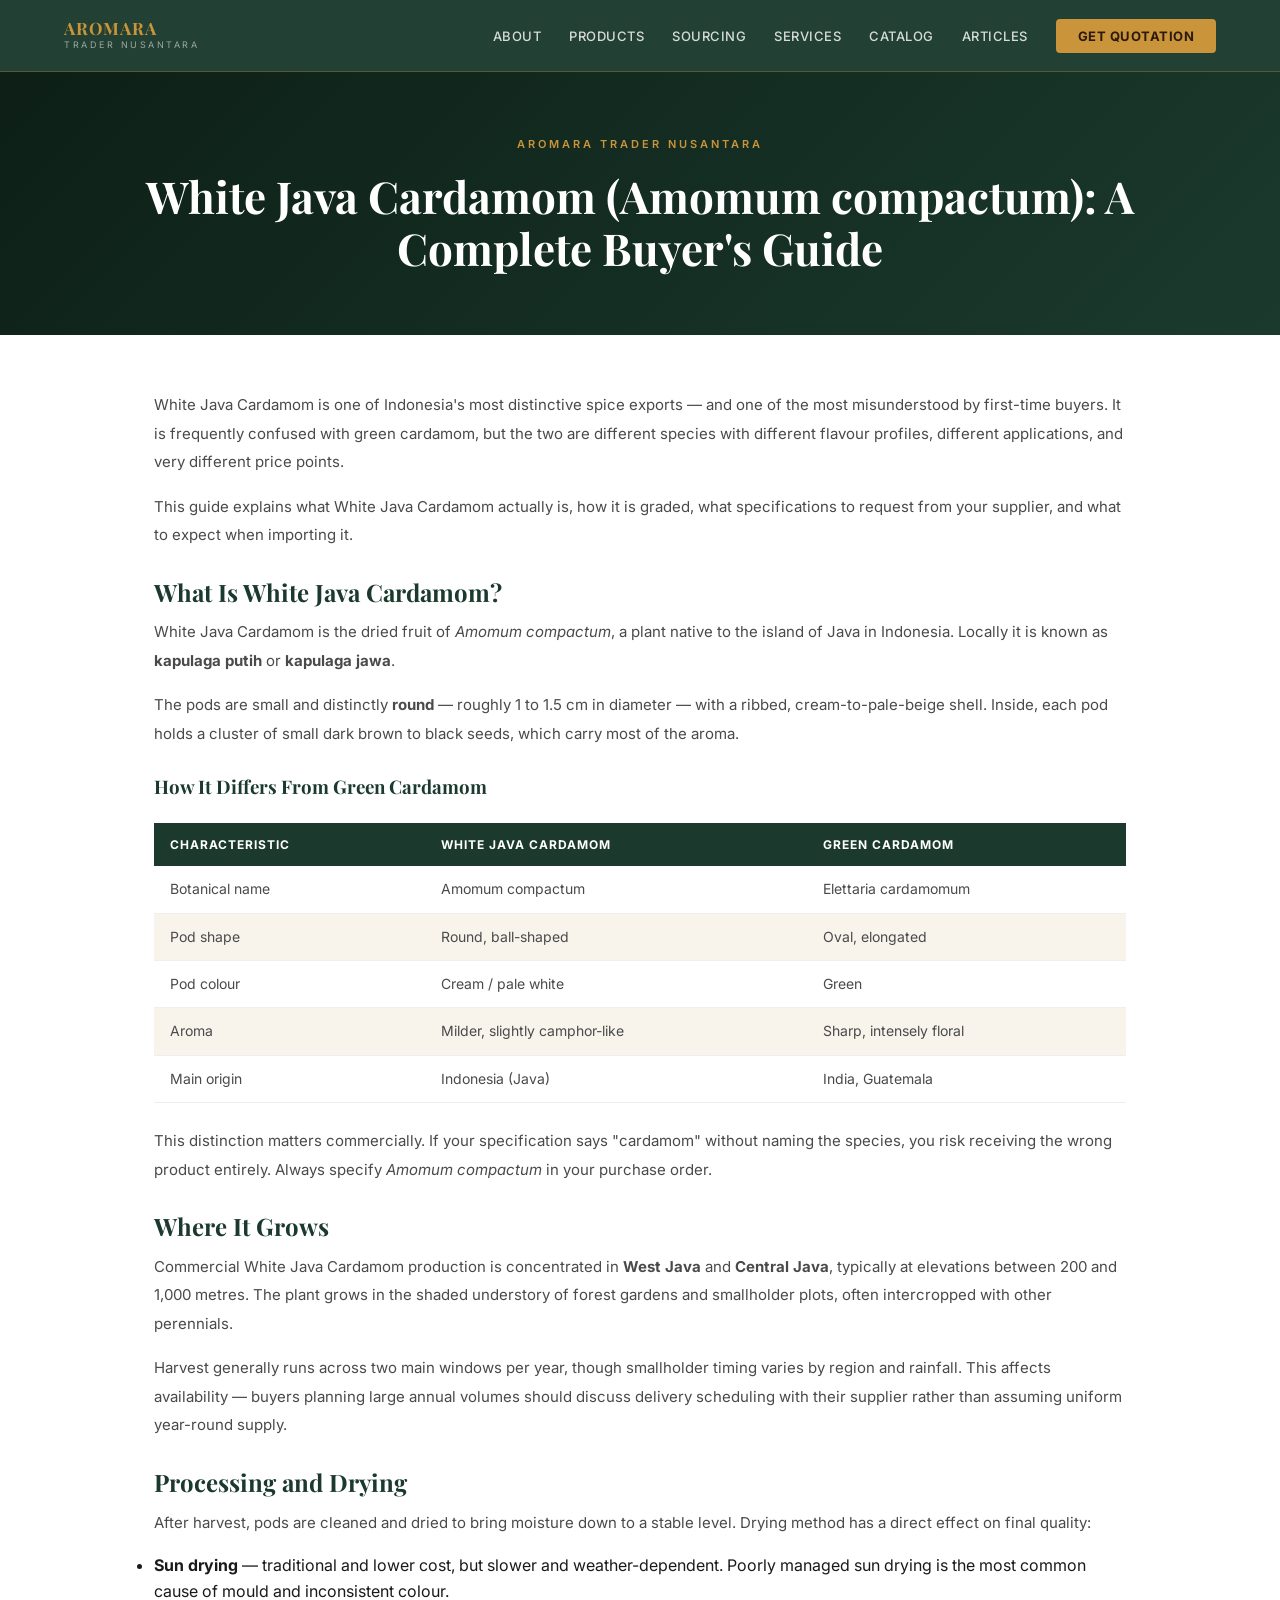
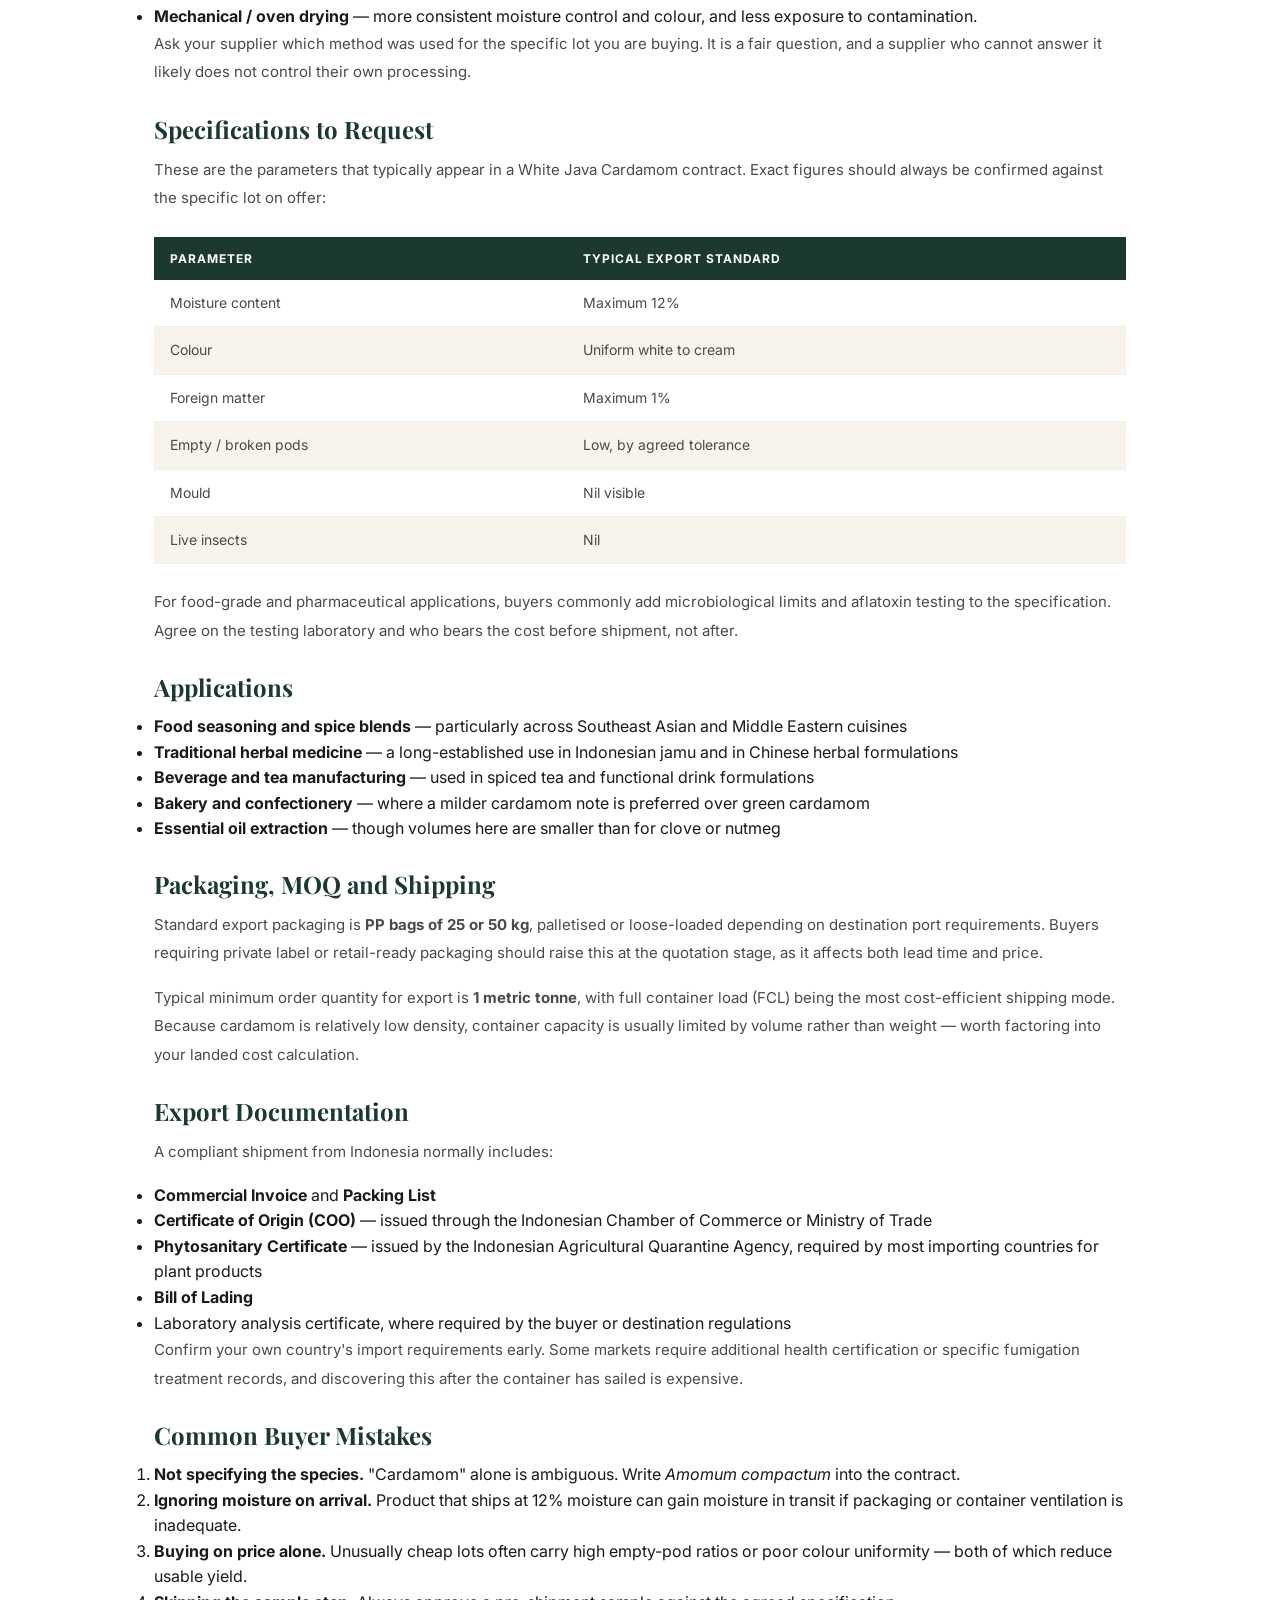
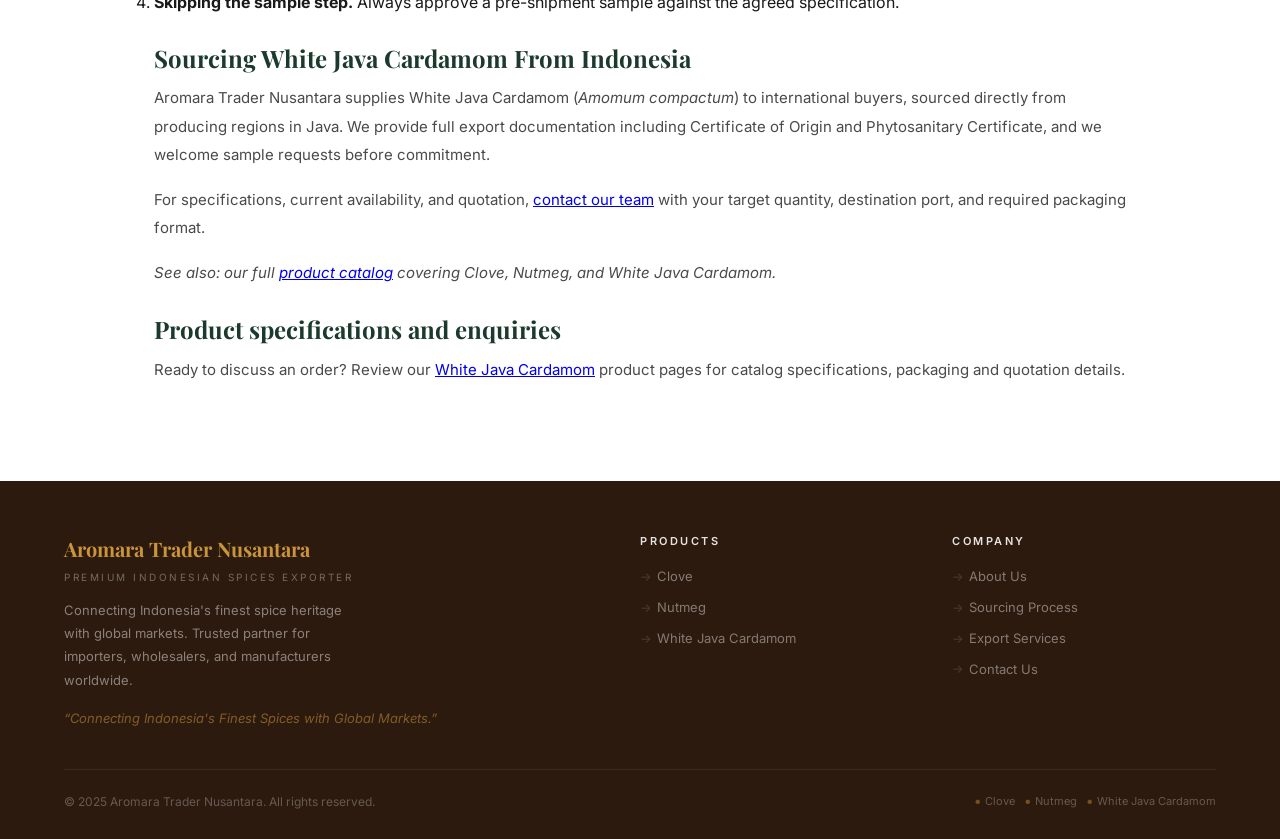
<file: 2026/08/white-java-cardamom-amomum-compactum.html>
<!DOCTYPE html>
<html class='v2' dir='ltr' lang='en' xmlns='http://www.w3.org/1999/xhtml' xmlns:b='http://www.google.com/2005/gml/b' xmlns:data='http://www.google.com/2005/gml/data' xmlns:expr='http://www.google.com/2005/gml/expr'>
<head>
<meta charset='utf-8'/>
<meta content='width=device-width, initial-scale=1, maximum-scale=5' name='viewport'/>
<meta content='text/html; charset=UTF-8' http-equiv='Content-Type'/>
<!-- Chrome, Firefox OS and Opera -->
<meta name="theme-color" content="#1B3A2D"/>
<!-- Windows Phone -->
<meta name="msapplication-navbutton-color" content="#1B3A2D"/>
<link rel="icon" href="/favicon.ico" sizes="16x16 32x32 48x48" type="image/x-icon">
<link rel="icon" href="/favicon.png" sizes="96x96" type="image/png">
<link rel="apple-touch-icon" href="/apple-touch-icon.png" sizes="180x180">
<link href='https://www.aromaranusantara.com/2026/08/white-java-cardamom-amomum-compactum.html' rel='canonical'/>

<!--Can't find substitution for tag [blog.ieCssRetrofitLinks]-->
<meta name="description" content="Buyer&#x27;s guide to White Java Cardamom (Amomum compactum) from Indonesia: specifications, grading, moisture standards, packaging and export documents."/>
<meta content='https://www.aromaranusantara.com/2026/08/white-java-cardamom-amomum-compactum.html' property='og:url'/>
<meta property="og:title" content="White Java Cardamom (Amomum compactum): Buyer&#x27;s Guide"/>
<meta property="og:description" content="Buyer&#x27;s guide to White Java Cardamom (Amomum compactum) from Indonesia: specifications, grading, moisture standards, packaging and export documents."/>
<title>White Java Cardamom (Amomum compactum): Buyer&#x27;s Guide</title>
<meta content='index, follow, max-snippet:-1, max-image-preview:large' name='robots'/>
<meta content='Aromara Trader Nusantara' name='author'/>
<meta content='Bali, Indonesia' name='geo.placename'/>
<meta content='ID' name='geo.region'/>
<meta content='9B5CD73E1A10007D68BF4434B691ECF2' name='msvalidate.01'/>
<meta property="og:type" content="article"/>
<meta content='https://www.aromaranusantara.com/assets/img/og-cover.jpg' property='og:image'/>
<meta content='https://www.aromaranusantara.com/assets/img/og-cover.jpg' property='og:image:secure_url'/>
<meta content='1200' property='og:image:width'/>
<meta content='630' property='og:image:height'/>
<meta content='image/jpeg' property='og:image:type'/>
<meta content='Aromara Trader Nusantara - Indonesian spice exporter' property='og:image:alt'/>
<meta content='en_US' property='og:locale'/>
<meta content='https://www.aromaranusantara.com/assets/img/og-cover.jpg' name='twitter:image'/>
<meta content='Aromara Trader Nusantara - Indonesian spice exporter' name='twitter:image:alt'/>
<meta content='Spices Indonesia' property='og:site_name'/>
<meta content='summary_large_image' name='twitter:card'/>
<meta content='True' name='HandheldFriendly'/>
<meta content='320' name='MobileOptimized'/>
<link href='https://fonts.googleapis.com/css2?family=Playfair+Display:wght@400;600;700;800&family=Inter:wght@300;400;500;600&display=swap' rel='stylesheet'/>
<style id='page-skin-1' type='text/css'><!--
*,*::before,*::after{box-sizing:border-box;margin:0;padding:0}
:root{
--green-dark:#1B3A2D;--green-mid:#2A5741;--gold:#C9943A;--gold-light:#E8B96A;
--cream:#F8F4EC;--cream-dark:#EDE8DE;--brown-dark:#2C1A0E;
--white:#FFFFFF;--text-dark:#1A1A1A;--text-mid:#4A4A4A
}
html{scroll-behavior:smooth}
body{font-family:'Inter',sans-serif;color:var(--text-dark);background:var(--white);line-height:1.6;overflow-x:hidden}
h1,h2,h3,h4{font-family:'Playfair Display',serif;line-height:1.2}
.blogger-navbar,#navbar,.navbar,.blog-posts,.post-outer,.blog-pager,.sidebar-container,#sidebar,.footer-outer,.attribution-container,#Attribution1,#header-wrapper,.header-outer{display:none!important}
#outer-wrapper,.outer-wrapper{width:100%!important;max-width:100%!important;padding:0!important;margin:0!important}
#main-wrapper{width:100%!important;max-width:100%!important;float:none!important}
/* NAV */
.arn-nav{position:fixed;top:0;left:0;right:0;z-index:1000;background:rgba(27,58,45,0.97);padding:0 5%;display:flex;align-items:center;justify-content:space-between;height:72px;border-bottom:1px solid rgba(201,148,58,0.3);transition:all 0.3s}
.arn-nav.scrolled{height:60px;background:rgba(27,58,45,1);box-shadow:0 4px 20px rgba(0,0,0,0.3)}
.arn-logo{display:flex;align-items:center;gap:12px;text-decoration:none}
.arn-logo .brand{font-family:'Playfair Display',serif;font-size:17px;font-weight:700;color:var(--gold);letter-spacing:1px;display:block;line-height:1.1}
.arn-logo .sub{font-size:9px;color:rgba(255,255,255,0.55);letter-spacing:2.5px;text-transform:uppercase;display:block}
.arn-menu{display:flex;gap:28px;list-style:none;align-items:center}
.arn-menu a{color:rgba(255,255,255,0.82);text-decoration:none;font-size:13px;font-weight:500;letter-spacing:0.5px;text-transform:uppercase;transition:color 0.2s;position:relative}
.arn-menu a::after{content:'';position:absolute;bottom:-3px;left:0;right:0;height:1px;background:var(--gold);transform:scaleX(0);transition:transform 0.2s}
.arn-menu a:hover{color:var(--gold)}
.arn-menu a:hover::after{transform:scaleX(1)}
.arn-cta-btn{background:var(--gold)!important;color:var(--brown-dark)!important;padding:9px 22px!important;border-radius:4px!important;font-weight:700!important}
.arn-cta-btn::after{display:none!important}
.arn-hamburger{display:none;flex-direction:column;gap:5px;cursor:pointer;padding:5px;background:none;border:none}
.arn-hamburger span{display:block;width:24px;height:2px;background:white;border-radius:2px}
/* HERO */
.arn-hero{min-height:100vh;position:relative;display:flex;align-items:center;overflow:hidden;background:#1B3A2D}
.arn-hero-bg{position:absolute;top:0;left:0;right:0;bottom:0;background-size:cover;background-position:center;background-attachment:scroll}
.arn-hero-overlay{position:absolute;top:0;left:0;right:0;bottom:0;background:linear-gradient(135deg,rgba(27,58,45,0.93) 0%,rgba(27,58,45,0.76) 50%,rgba(44,26,14,0.82) 100%)}
.arn-hero-content{position:relative;z-index:2;max-width:800px;margin:0 auto;padding:120px 5% 80px;text-align:center;width:100%}
.arn-hero-badge{display:inline-flex;align-items:center;gap:8px;background:rgba(201,148,58,0.15);border:1px solid rgba(201,148,58,0.4);color:var(--gold-light);padding:6px 20px;border-radius:30px;font-size:11px;letter-spacing:2.5px;text-transform:uppercase;margin-bottom:28px}
.arn-hero-badge::before{content:'';width:6px;height:6px;border-radius:50%;background:var(--gold);animation:pulse 2s infinite;flex-shrink:0}
@keyframes pulse{0%,100%{opacity:1}50%{opacity:0.3}}
.arn-hero h1{font-size:clamp(30px,5.5vw,66px);color:white;font-weight:800;margin-bottom:24px;text-shadow:0 2px 20px rgba(0,0,0,0.3)}
.arn-hero h1 span{color:var(--gold)}
.arn-hero-desc{font-size:16px;color:rgba(255,255,255,0.8);line-height:1.8;margin-bottom:40px;max-width:640px;margin-left:auto;margin-right:auto}
.arn-hero-tags{display:flex;justify-content:center;gap:16px;flex-wrap:wrap;margin-bottom:44px}
.arn-hero-tags span{font-size:11px;color:rgba(255,255,255,0.65);letter-spacing:2px;text-transform:uppercase;display:flex;align-items:center;gap:7px}
.arn-hero-tags span::before{content:'\25C6';color:var(--gold);font-size:8px}
.arn-hero-btns{display:flex;gap:16px;justify-content:center;flex-wrap:wrap}
.btn-primary{background:var(--gold);color:var(--brown-dark);padding:14px 32px;border-radius:4px;text-decoration:none;font-weight:700;font-size:14px;letter-spacing:0.5px;transition:all 0.3s;display:inline-flex;align-items:center;gap:8px}
.btn-primary:hover{background:var(--gold-light);transform:translateY(-2px);box-shadow:0 8px 28px rgba(201,148,58,0.4)}
.btn-outline{border:1.5px solid rgba(255,255,255,0.45);color:white;padding:14px 32px;border-radius:4px;text-decoration:none;font-weight:500;font-size:14px;transition:all 0.3s}
.btn-outline:hover{border-color:var(--gold);color:var(--gold)}
.arn-scroll-hint{position:absolute;bottom:36px;left:50%;transform:translateX(-50%);z-index:2;display:flex;flex-direction:column;align-items:center;gap:8px;color:rgba(255,255,255,0.4);font-size:10px;letter-spacing:2px;text-transform:uppercase;animation:scrollbounce 2s infinite}
.arn-scroll-hint::after{content:'';width:1px;height:36px;background:linear-gradient(to bottom,rgba(255,255,255,0.4),transparent)}
@keyframes scrollbounce{0%,100%{transform:translateX(-50%) translateY(0)}50%{transform:translateX(-50%) translateY(8px)}}
/* PAGE TEMPLATE */
.arn-page-wrap{padding-top:72px;min-height:80vh;background:#fff}
.arn-page-header{background:linear-gradient(135deg,#0d1f16 0%,var(--green-dark) 100%);padding:64px 5% 48px;text-align:center}
.arn-page-header h1{font-family:'Playfair Display',serif;font-size:clamp(28px,4vw,44px);color:#fff;margin-bottom:12px}
.arn-page-header .arn-page-eyebrow{font-size:11px;font-weight:600;letter-spacing:3px;text-transform:uppercase;color:var(--gold);margin-bottom:16px}
.arn-page-body{max-width:1100px;margin:0 auto;padding:56px 5% 80px}
.arn-page-body img{max-width:100%;height:auto;border-radius:8px;margin:16px 0}
.arn-page-body h1,.arn-page-body h2,.arn-page-body h3{font-family:'Playfair Display',serif;color:var(--green-dark);margin:28px 0 12px}
.arn-page-body p{color:var(--text-mid);line-height:1.9;margin-bottom:16px;font-size:15px}
.arn-page-body table{width:100%;border-collapse:collapse;margin:24px 0}
.arn-page-body th{background:var(--green-dark);color:#fff;padding:12px 16px;font-size:12px;letter-spacing:1px;text-transform:uppercase;text-align:left}
.arn-page-body td{padding:12px 16px;border-bottom:1px solid #eee;font-size:14px;color:var(--text-mid)}
.arn-page-body tr:nth-child(even) td{background:var(--cream)}
.arn-page-body style,#page-header-widget{display:none}
/* ANIMATIONS */
@keyframes fadeUp{from{opacity:0;transform:translateY(40px)}to{opacity:1;transform:translateY(0)}}
@keyframes fadeLeft{from{opacity:0;transform:translateX(-40px)}to{opacity:1;transform:translateX(0)}}
@keyframes fadeRight{from{opacity:0;transform:translateX(40px)}to{opacity:1;transform:translateX(0)}}
@keyframes scaleIn{from{opacity:0;transform:scale(0.88)}to{opacity:1;transform:scale(1)}}
@keyframes countUp{from{opacity:0;transform:translateY(20px)}to{opacity:1;transform:translateY(0)}}
@keyframes goldLine{from{width:0}to{width:36px}}
.arn-animate{opacity:0}
.arn-animate.is-visible{animation-fill-mode:both;animation-timing-function:cubic-bezier(0.22,1,0.36,1)}
.anim-fade-up.is-visible{animation-name:fadeUp}
.anim-fade-left.is-visible{animation-name:fadeLeft}
.anim-fade-right.is-visible{animation-name:fadeRight}
.anim-scale.is-visible{animation-name:scaleIn}
.anim-d1{animation-duration:0.7s}
.anim-d2{animation-duration:0.85s}
.anim-d3{animation-duration:1s}
.anim-delay-1{animation-delay:0.1s}
.anim-delay-2{animation-delay:0.2s}
.anim-delay-3{animation-delay:0.3s}
.anim-delay-4{animation-delay:0.4s}
.anim-delay-5{animation-delay:0.5s}
.anim-delay-6{animation-delay:0.6s}
.anim-delay-7{animation-delay:0.7s}
.anim-delay-8{animation-delay:0.8s}
.arn-stat .num{transition:opacity 0.4s}
/* STATS */
.arn-stats{background:#fff;padding:48px 5%;border-bottom:1px solid #ede8dc}
.arn-stats-grid{display:grid;grid-template-columns:repeat(4,1fr);gap:0;max-width:1100px;margin:0 auto}
.arn-stat{text-align:center;position:relative;padding:20px 24px;border:1px solid #ede8dc;border-radius:12px;margin:6px;background:#fff;box-shadow:0 2px 12px rgba(0,0,0,0.04)}
.arn-stat::after{display:none}
.arn-stat .num{font-family:'Playfair Display',serif;font-size:40px;font-weight:800;color:var(--green-dark);line-height:1;margin-bottom:6px}
.arn-stat .label{font-size:10px;color:var(--text-mid);letter-spacing:2px;text-transform:uppercase;font-weight:600}
/* SECTIONS */
section{padding:88px 5%}
.section-header{text-align:center;margin-bottom:60px}
.section-eyebrow{font-size:11px;letter-spacing:3px;text-transform:uppercase;color:var(--gold);margin-bottom:14px;display:flex;align-items:center;justify-content:center;gap:14px}
.section-eyebrow::before,.section-eyebrow::after{content:'';height:1px;width:36px;background:var(--gold);opacity:0.5}
.section-title{font-size:clamp(24px,4vw,44px);color:var(--green-dark);margin-bottom:18px}
.section-subtitle{font-size:15px;color:var(--text-mid);max-width:580px;margin:0 auto;line-height:1.75}
/* ABOUT */
.arn-about{background:var(--cream)}
.arn-about-inner{display:grid;grid-template-columns:1fr 1fr;gap:72px;align-items:center;max-width:1200px;margin:0 auto}
.arn-about-img-wrap{position:relative}
.arn-about-img-wrap img{width:100%;height:480px;object-fit:cover;border-radius:6px;display:block}
.arn-about-badge{position:absolute;bottom:-20px;right:-20px;background:var(--gold);color:var(--brown-dark);padding:22px;border-radius:4px;text-align:center;min-width:110px}
.arn-about-badge .big{font-family:'Playfair Display',serif;font-size:36px;font-weight:800;display:block;line-height:1}
.arn-about-badge .sm{font-size:11px;font-weight:700;letter-spacing:1.5px;text-transform:uppercase;display:block;margin-top:4px}
.arn-about-text .section-eyebrow{justify-content:flex-start}
.arn-about-text .section-eyebrow::before{display:none}
.arn-about-text .section-title{text-align:left}
.arn-about-text p{color:var(--text-mid);line-height:1.8;margin-bottom:18px;font-size:15px}
.arn-about-list{list-style:none;margin:24px 0}
.arn-about-list li{display:flex;align-items:center;gap:12px;padding:10px 0;border-bottom:1px solid rgba(0,0,0,0.06);font-size:14px;color:var(--text-dark);font-weight:500}
.arn-about-list li::before{content:'\2713';width:22px;height:22px;min-width:22px;background:var(--green-dark);color:var(--gold);border-radius:50%;display:flex;align-items:center;justify-content:center;font-size:11px;font-weight:700}
/* WHY */
.arn-why{background:white}
.arn-why-grid{display:grid;grid-template-columns:repeat(3,1fr);gap:24px;max-width:1200px;margin:0 auto}
.arn-why-card{padding:36px 28px;border:1px solid rgba(0,0,0,0.07);border-radius:6px;transition:all 0.3s;position:relative;overflow:hidden}
.arn-why-card::before{content:'';position:absolute;bottom:0;left:0;width:100%;height:3px;background:var(--gold);transform:scaleX(0);transform-origin:left;transition:transform 0.3s}
.arn-why-card:hover{transform:translateY(-6px);box-shadow:0 20px 50px rgba(0,0,0,0.08);border-color:transparent}
.arn-why-card:hover::before{transform:scaleX(1)}
.arn-why-icon{width:52px;height:52px;background:var(--cream);border-radius:12px;display:flex;align-items:center;justify-content:center;font-size:22px;margin-bottom:16px}.arn-why-icon svg{width:26px;height:26px;stroke:var(--green-dark)}
.arn-why-card h3{font-size:17px;color:var(--green-dark);margin-bottom:10px}
.arn-why-card p{font-size:14px;color:var(--text-mid);line-height:1.7}
/* PRODUCTS */
.arn-products{background:var(--green-dark);padding:88px 5%}
.arn-products .section-title{color:white}
.arn-products .section-subtitle{color:rgba(255,255,255,0.68)}
.arn-products-grid{display:grid;grid-template-columns:repeat(3,1fr);gap:24px;max-width:1200px;margin:0 auto}
.arn-product-card{background:rgba(255,255,255,0.05);border:1px solid rgba(255,255,255,0.1);border-radius:8px;overflow:hidden;transition:all 0.3s}
.arn-product-card:hover{transform:translateY(-8px);border-color:rgba(201,148,58,0.4);box-shadow:0 30px 60px rgba(0,0,0,0.3)}
.arn-product-img{width:100%;height:250px;object-fit:cover;display:block}
.arn-product-body{padding:24px 20px}
.arn-product-sci{font-size:11px;color:var(--gold);font-style:italic;margin-bottom:5px}
.arn-product-body h3{font-size:21px;color:white;margin-bottom:10px}
.arn-product-body p{font-size:13.5px;color:rgba(255,255,255,0.62);line-height:1.7;margin-bottom:16px}
.arn-product-tags{display:flex;flex-wrap:wrap;gap:6px;margin-bottom:16px}
.arn-product-tags span{font-size:11px;background:rgba(201,148,58,0.13);color:var(--gold-light);border:1px solid rgba(201,148,58,0.22);padding:4px 10px;border-radius:20px}
.arn-product-apps{border-top:1px solid rgba(255,255,255,0.09);padding-top:14px}
.arn-product-apps .al{font-size:10px;color:rgba(255,255,255,0.38);letter-spacing:2px;text-transform:uppercase;margin-bottom:6px}
.arn-product-apps .av{font-size:12px;color:rgba(255,255,255,0.58);line-height:1.6}
.arn-inquiry-bar{max-width:1200px;margin:40px auto 0;background:rgba(201,148,58,0.09);border:1px solid rgba(201,148,58,0.2);border-radius:6px;padding:24px 32px;display:flex;align-items:center;justify-content:space-between;gap:24px}
.arn-inquiry-bar p{color:rgba(255,255,255,0.82);font-size:15px}
.arn-inquiry-bar p strong{color:var(--gold)}
/* SOURCING */
.arn-sourcing{background:var(--cream)}
.arn-sourcing-inner{display:grid;grid-template-columns:1fr 1fr;gap:64px;align-items:center;max-width:1200px;margin:0 auto}
.arn-sourcing-text .section-eyebrow{justify-content:flex-start}
.arn-sourcing-text .section-eyebrow::before{display:none}
.arn-sourcing-text .section-title{text-align:left}
.arn-sourcing-text > p{color:var(--text-mid);font-size:15px;line-height:1.8;margin-bottom:8px}
.arn-steps{display:flex;flex-direction:column;margin-top:28px}
.arn-step{display:flex;gap:18px;padding:16px 0;position:relative}
.arn-step:not(:last-child)::after{content:'';position:absolute;left:15px;top:48px;bottom:0;width:1px;background:rgba(201,148,58,0.2)}
.arn-step-num{width:32px;height:32px;min-width:32px;background:var(--green-dark);color:var(--gold);border-radius:50%;display:flex;align-items:center;justify-content:center;font-size:13px;font-weight:700;font-family:'Playfair Display',serif}
.arn-step h4{font-size:15px;color:var(--green-dark);margin-bottom:3px;font-family:'Inter',sans-serif;font-weight:600}
.arn-step p{font-size:13.5px;color:var(--text-mid);line-height:1.6}
.arn-sourcing-imgs{display:grid;grid-template-columns:1fr 1fr;gap:12px}
.arn-sourcing-imgs img{width:100%;border-radius:5px;object-fit:cover;display:block}
.arn-sourcing-imgs img:first-child{grid-column:1/-1;height:220px}
.arn-sourcing-imgs img:not(:first-child){height:165px}
/* SERVICES */
.arn-services{background:white}
.arn-services-grid{display:grid;grid-template-columns:repeat(3,1fr);gap:20px;max-width:1200px;margin:0 auto}
.arn-svc{display:flex;gap:14px;align-items:flex-start;padding:20px;border:1px solid rgba(0,0,0,0.06);border-radius:6px;transition:all 0.3s}
.arn-svc:hover{border-color:var(--gold);background:var(--cream)}
.arn-svc-icon{font-size:26px;flex-shrink:0;width:36px;height:36px;display:flex;align-items:center;justify-content:center}.arn-svc-icon svg{width:28px;height:28px;stroke:var(--gold);flex-shrink:0}
.arn-svc h4{font-size:14px;color:var(--green-dark);margin-bottom:4px;font-family:'Inter',sans-serif;font-weight:600}
.arn-svc p{font-size:13px;color:var(--text-mid);line-height:1.6}
/* FOUNDERS */
.arn-founders{background:var(--cream);text-align:center}
.arn-founders-grid{display:grid;grid-template-columns:repeat(2,1fr);gap:40px;max-width:800px;margin:0 auto}
.arn-founder-card{background:white;border-radius:16px;overflow:hidden;box-shadow:0 8px 32px rgba(0,0,0,0.07);transition:transform 0.3s,box-shadow 0.3s}
.arn-founder-card:hover{transform:translateY(-6px);box-shadow:0 20px 48px rgba(0,0,0,0.12)}
.arn-founder-img-wrap{position:relative;overflow:hidden}
.arn-founder-img-wrap img{width:100%;height:320px;object-fit:cover;object-position:top;display:block;transition:transform 0.4s}
.arn-founder-card:hover .arn-founder-img-wrap img{transform:scale(1.04)}
.arn-founder-img-wrap::after{content:'';position:absolute;bottom:0;left:0;right:0;height:80px;background:linear-gradient(to top,rgba(27,58,45,0.5),transparent)}
.arn-founder-body{padding:24px 28px 28px}
.arn-founder-role{font-size:10px;font-weight:700;letter-spacing:2.5px;text-transform:uppercase;color:var(--gold);margin-bottom:8px;font-family:'Inter',sans-serif}
.arn-founder-name{font-family:'Playfair Display',serif;font-size:20px;font-weight:700;color:var(--green-dark);line-height:1.3}
.arn-founder-divider{width:36px;height:2px;background:var(--gold);margin:14px auto 0;border-radius:2px}
/* VALUES */
.arn-values{background:linear-gradient(160deg,#0e2119 0%,#1B3A2D 60%,#163024 100%);text-align:center;position:relative;overflow:hidden}
.arn-values::before{content:'';position:absolute;top:-120px;right:-120px;width:420px;height:420px;border-radius:50%;background:radial-gradient(circle,rgba(201,148,58,0.07) 0%,transparent 70%);pointer-events:none}
.arn-values::after{content:'';position:absolute;bottom:-80px;left:-80px;width:320px;height:320px;border-radius:50%;background:radial-gradient(circle,rgba(201,148,58,0.05) 0%,transparent 70%);pointer-events:none}
.arn-values .section-eyebrow{color:var(--gold)}
.arn-values .section-title{color:#fff}
.arn-values .section-subtitle{color:rgba(255,255,255,0.62)}
.arn-values-grid{display:grid;grid-template-columns:repeat(5,1fr);gap:20px;max-width:1140px;margin:0 auto;position:relative;z-index:1}
.arn-value{display:flex;flex-direction:column;align-items:center;gap:0;background:rgba(255,255,255,0.04);border:1px solid rgba(201,148,58,0.18);border-radius:16px;padding:32px 20px 28px;transition:all 0.35s;position:relative;overflow:hidden}
.arn-value::before{content:'';position:absolute;top:0;left:0;right:0;height:2px;background:linear-gradient(90deg,transparent,var(--gold),transparent);transform:scaleX(0);transition:transform 0.35s}
.arn-value:hover{background:rgba(255,255,255,0.08);border-color:rgba(201,148,58,0.45);transform:translateY(-6px);box-shadow:0 24px 48px rgba(0,0,0,0.3)}
.arn-value:hover::before{transform:scaleX(1)}
.arn-value-icon{width:68px;height:68px;background:rgba(201,148,58,0.1);border:1.5px solid rgba(201,148,58,0.25);border-radius:50%;display:flex;align-items:center;justify-content:center;margin-bottom:20px;transition:all 0.35s}
.arn-value:hover .arn-value-icon{background:rgba(201,148,58,0.18);border-color:rgba(201,148,58,0.5)}
.arn-value-icon svg{width:30px;height:30px;stroke:var(--gold);stroke-width:1.6;fill:none;stroke-linecap:round;stroke-linejoin:round}
.arn-value-name{font-family:'Playfair Display',serif;font-size:15px;font-weight:600;color:#fff;letter-spacing:0.3px;margin-bottom:10px}
.arn-value-desc{font-size:12.5px;color:rgba(255,255,255,0.52);line-height:1.7;font-family:'Inter',sans-serif}
/* INSIGHTS */
.arn-insights{background:var(--cream)}
.arn-ins-grid{display:grid;grid-template-columns:repeat(2,1fr);gap:20px;max-width:1000px;margin:0 auto}
.arn-ins-card{background:#fff;border:1px solid #e8e2d8;border-radius:12px;padding:26px 28px;text-decoration:none;display:block;transition:all .3s;position:relative;overflow:hidden}
.arn-ins-card::before{content:'';position:absolute;top:0;left:0;width:3px;height:100%;background:var(--gold);transform:scaleY(0);transform-origin:top;transition:transform .3s}
.arn-ins-card:hover{transform:translateY(-4px);box-shadow:0 16px 40px rgba(0,0,0,.08);border-color:transparent}
.arn-ins-card:hover::before{transform:scaleY(1)}
.arn-ins-tag{font-size:10px;font-weight:700;letter-spacing:2px;text-transform:uppercase;color:var(--gold);margin-bottom:10px}
.arn-ins-card h3{font-family:'Playfair Display',serif;font-size:18px;color:var(--green-dark);line-height:1.35;margin-bottom:10px}
.arn-ins-card p{font-size:13.5px;color:var(--text-mid);line-height:1.7}
.arn-ins-more{display:inline-flex;align-items:center;gap:6px;margin-top:14px;font-size:12px;font-weight:600;color:var(--gold);letter-spacing:.5px}
@media(max-width:768px){.arn-ins-grid{grid-template-columns:1fr}}
/* CONTACT */
.arn-contact{background:var(--green-dark);border-top:3px solid var(--gold)}
.arn-contact .section-title{color:white}
.arn-contact .section-subtitle{color:rgba(255,255,255,0.68)}
.arn-contact-inner{display:grid;grid-template-columns:1fr 1fr;gap:64px;max-width:1100px;margin:0 auto}
.arn-cinfo{display:flex;flex-direction:column;gap:22px}
.arn-citem{display:flex;gap:14px;align-items:flex-start}
.arn-citem-icon{width:44px;height:44px;min-width:44px;background:rgba(201,148,58,0.13);border:1px solid rgba(201,148,58,0.22);border-radius:8px;display:flex;align-items:center;justify-content:center;font-size:18px}.arn-citem-icon svg{width:20px;height:20px;stroke:var(--gold)}
.arn-citem h4{font-size:10px;color:var(--gold);letter-spacing:2px;text-transform:uppercase;margin-bottom:4px;font-family:'Inter',sans-serif;font-weight:600}
.arn-citem p,.arn-citem a{color:rgba(255,255,255,0.78);font-size:15px;text-decoration:none}
.arn-citem a:hover{color:var(--gold)}
.arn-cdivider{height:1px;background:rgba(255,255,255,0.07);margin:4px 0}
.arn-cnote{background:rgba(201,148,58,0.09);border:1px solid rgba(201,148,58,0.18);border-radius:6px;padding:20px;font-size:13.5px;color:rgba(255,255,255,0.68);line-height:1.75}
.arn-cnote strong{color:var(--gold-light)}
.arn-form{display:flex;flex-direction:column;gap:12px}
.arn-form-row{display:grid;grid-template-columns:1fr 1fr;gap:12px}
.arn-form input,.arn-form select,.arn-form textarea{width:100%;background:rgba(255,255,255,0.07);border:1px solid rgba(255,255,255,0.12);color:white;padding:13px 15px;border-radius:4px;font-family:'Inter',sans-serif;font-size:14px;transition:border 0.2s;outline:none;-webkit-appearance:none;appearance:none}
.arn-form input::placeholder,.arn-form textarea::placeholder{color:rgba(255,255,255,0.32)}
.arn-form input:focus,.arn-form select:focus,.arn-form textarea:focus{border-color:var(--gold);background:rgba(255,255,255,0.09)}
.arn-form select option{background:var(--green-dark);color:white}
.arn-form textarea{min-height:110px;resize:vertical}
.arn-form-btn{background:var(--gold);color:var(--brown-dark);padding:15px;border:none;border-radius:4px;font-family:'Inter',sans-serif;font-size:14px;font-weight:700;cursor:pointer;letter-spacing:0.5px;transition:all 0.3s;width:100%;-webkit-appearance:none}
.arn-form-btn:hover{background:var(--gold-light)}
/* FOOTER */
.arn-footer{background:var(--brown-dark);padding:52px 5% 28px}
.arn-footer-top{display:grid;grid-template-columns:2fr 1fr 1fr;gap:48px;padding-bottom:40px;border-bottom:1px solid rgba(255,255,255,0.07);max-width:1200px;margin:0 auto}
.arn-fbrand .name{font-family:'Playfair Display',serif;font-size:20px;color:var(--gold);font-weight:700;margin-bottom:4px}
.arn-fbrand .sub{font-size:10px;color:rgba(255,255,255,0.35);letter-spacing:2.5px;text-transform:uppercase;margin-bottom:14px}
.arn-fbrand p{font-size:13px;color:rgba(255,255,255,0.45);line-height:1.8;max-width:280px}
.arn-fbrand .quote{margin-top:16px;font-style:italic;font-size:13px;color:rgba(201,148,58,0.55)}
.arn-fcol h5{font-size:11px;color:rgba(255,255,255,0.88);font-weight:600;letter-spacing:2.5px;text-transform:uppercase;margin-bottom:16px;font-family:'Inter',sans-serif}
.arn-fcol ul{list-style:none;display:flex;flex-direction:column;gap:10px}
.arn-fcol ul li a{color:rgba(255,255,255,0.42);text-decoration:none;font-size:13px;transition:color 0.2s;display:flex;align-items:center;gap:6px}
.arn-fcol ul li a::before{content:'\2192';font-size:12px;opacity:0.35}
.arn-fcol ul li a:hover{color:var(--gold)}
.arn-footer-bottom{max-width:1200px;margin:22px auto 0;display:flex;justify-content:space-between;align-items:center;gap:16px;flex-wrap:wrap}
.arn-footer-bottom p{font-size:12px;color:rgba(255,255,255,0.28)}
.arn-spices{display:flex;gap:10px;flex-wrap:wrap}
.arn-spices span{font-size:11px;color:rgba(255,255,255,0.28);display:flex;align-items:center;gap:5px}
.arn-spices span::before{content:'\25CF';color:var(--gold);font-size:6px;opacity:0.45}
/* RESPONSIVE TABLET */
@media(max-width:1024px){
.arn-stats-grid{grid-template-columns:repeat(2,1fr)}
.arn-about-inner,.arn-sourcing-inner,.arn-contact-inner{grid-template-columns:1fr;gap:40px}
.arn-about-badge{bottom:16px;right:16px}
.arn-why-grid,.arn-products-grid,.arn-services-grid{grid-template-columns:repeat(2,1fr)}
.arn-values-grid{grid-template-columns:repeat(3,1fr)}
.arn-footer-top{grid-template-columns:1fr 1fr}
.arn-about-img-wrap img{height:350px}
}
/* RESPONSIVE HP */
@media(max-width:768px){
section{padding:60px 5%}
.arn-stats{padding:36px 5%}
.arn-nav{height:64px;padding:0 4%}
.arn-menu{display:none}
.arn-hamburger{display:flex}
.arn-hero-content{padding:100px 4% 70px}
.arn-why-grid,.arn-services-grid,.arn-products-grid{grid-template-columns:1fr}
.arn-stats-grid{grid-template-columns:repeat(2,1fr);gap:20px}
.arn-stat .num{font-size:34px}
.arn-form-row{grid-template-columns:1fr}
.arn-footer-top{grid-template-columns:1fr;gap:24px}
.arn-inquiry-bar{flex-direction:column;text-align:center}
.arn-about-img-wrap img{height:280px}
.arn-sourcing-imgs img:first-child{height:180px}
.arn-sourcing-imgs img:not(:first-child){height:140px}
.arn-founders-grid{grid-template-columns:repeat(2,1fr);gap:16px;max-width:100%}
.arn-founder-img-wrap img{height:200px}
.arn-founder-body{padding:16px 14px 18px}
.arn-founder-name{font-size:14px}
.arn-values-grid{display:grid;grid-template-columns:repeat(2,1fr);gap:16px;overflow:hidden;position:relative}
.arn-value{scroll-snap-align:start;transition:opacity 0.4s,transform 0.4s}
.arn-value.val-hidden{opacity:0;pointer-events:none;position:absolute;visibility:hidden}
.arn-contact-inner{grid-template-columns:1fr}
.arn-footer-top{grid-template-columns:1fr}
}
/* RESPONSIVE HP KECIL */
@media(max-width:480px){
.arn-hero-btns{flex-direction:column;align-items:center}
.arn-hero-btns a{width:100%;text-align:center;justify-content:center}
.arn-hero-tags{gap:10px}
.arn-stats-grid{grid-template-columns:1fr 1fr}
.arn-footer-bottom{flex-direction:column;text-align:center}
}
/* ===== PRODUCT CATALOG PAGE ===== */
.cat-wrap{
--green:#1B3A2D;--green-light:#2a5040;--gold:#C9943A;--gold-light:#E8B96A;
--cream:#F8F4EC;--cream-dark:#EDE8DC;--brown:#2C1A0E;--text:#3a3a3a;--text-mid:#666;
}
.cat-wrap{font-family:'Inter',sans-serif;color:var(--text);background:#fff;max-width:1100px;margin:0 auto;padding:0 20px 80px}
/* HERO HEADER */
.cat-hero{background:linear-gradient(135deg,#0d1f16 0%,var(--green) 60%,#2a4a38 100%);padding:64px 48px;border-radius:16px;margin:32px 0 56px;text-align:center;position:relative;overflow:hidden}
.cat-hero::before{content:'';position:absolute;top:-80px;right:-80px;width:360px;height:360px;border-radius:50%;background:radial-gradient(circle,rgba(201,148,58,0.12) 0%,transparent 70%);pointer-events:none}
.cat-hero::after{content:'';position:absolute;bottom:-60px;left:-60px;width:280px;height:280px;border-radius:50%;background:radial-gradient(circle,rgba(201,148,58,0.08) 0%,transparent 70%);pointer-events:none}
.cat-hero-eyebrow{font-size:11px;font-weight:600;letter-spacing:3px;text-transform:uppercase;color:var(--gold);margin-bottom:16px}
.cat-hero h2{font-family:'Playfair Display',serif;font-size:48px;font-weight:800;color:#fff;line-height:1.2;margin-bottom:16px}
.cat-hero h2 span{color:var(--gold)}
.cat-hero-sub{font-size:16px;color:rgba(255,255,255,0.65);max-width:560px;margin:0 auto 32px;line-height:1.7}
.cat-hero-meta{display:flex;justify-content:center;gap:32px;flex-wrap:wrap}
.cat-hero-meta-item{display:flex;flex-direction:column;align-items:center;gap:4px}
.cat-hero-meta-item .val{font-family:'Playfair Display',serif;font-size:26px;font-weight:700;color:var(--gold)}
.cat-hero-meta-item .lbl{font-size:11px;color:rgba(255,255,255,0.5);letter-spacing:1.5px;text-transform:uppercase}
/* SECTION LABEL */
.cat-section-label{display:flex;align-items:center;gap:12px;margin-bottom:40px}
.cat-section-label::before,.cat-section-label::after{content:'';flex:1;height:1px;background:var(--cream-dark)}
.cat-section-label span{font-size:11px;font-weight:700;letter-spacing:3px;text-transform:uppercase;color:var(--gold);white-space:nowrap}
/* PRODUCT CARD */
.cat-product{background:#fff;border:1px solid #e8e2d8;border-radius:16px;overflow:hidden;margin-bottom:40px;box-shadow:0 4px 24px rgba(0,0,0,0.06)}
.cat-product-inner{display:grid;grid-template-columns:340px 1fr;min-height:380px}
.cat-product-inner.reverse{direction:rtl}
.cat-product-inner.reverse > *{direction:ltr}
.cat-product-img-wrap{position:relative;overflow:hidden;background:var(--cream)}
.cat-product-img-wrap img{width:100%;height:100%;object-fit:cover;display:block;min-height:340px}
.cat-product-badge{position:absolute;top:20px;left:20px;background:var(--gold);color:var(--brown);font-size:10px;font-weight:700;letter-spacing:2px;text-transform:uppercase;padding:6px 14px;border-radius:20px}
.cat-product-num{position:absolute;bottom:20px;right:20px;font-family:'Playfair Display',serif;font-size:64px;font-weight:800;color:rgba(255,255,255,0.15);line-height:1}
.cat-product-body{padding:40px 44px;display:flex;flex-direction:column;justify-content:space-between}
.cat-product-sci{font-size:12px;color:var(--gold);font-style:italic;letter-spacing:0.5px;margin-bottom:8px}
.cat-product-name{font-family:'Playfair Display',serif;font-size:32px;font-weight:700;color:var(--green);margin-bottom:6px;line-height:1.2}
.cat-product-origin{font-size:12px;color:var(--text-mid);letter-spacing:1px;text-transform:uppercase;margin-bottom:16px;display:flex;align-items:center;gap:6px}
.cat-product-origin::before{content:'';width:20px;height:1px;background:var(--gold)}
.cat-product-desc{font-size:14px;color:var(--text-mid);line-height:1.8;margin-bottom:24px}
.cat-spec-grid{display:grid;grid-template-columns:repeat(2,1fr);gap:10px;margin-bottom:24px}
.cat-spec{background:var(--cream);border-radius:8px;padding:12px 16px}
.cat-spec-label{font-size:10px;font-weight:600;color:var(--gold);letter-spacing:1.5px;text-transform:uppercase;margin-bottom:4px}
.cat-spec-val{font-size:13px;font-weight:600;color:var(--green);font-family:'Inter',sans-serif}
.cat-product-tags{display:flex;flex-wrap:wrap;gap:6px;margin-bottom:20px}
.cat-product-tags span{font-size:11px;color:var(--green);border:1px solid rgba(27,58,45,0.2);padding:4px 12px;border-radius:20px;font-weight:500}
.cat-product-apps{font-size:12px;color:var(--text-mid);line-height:1.6}
.cat-product-apps strong{color:var(--green);display:block;margin-bottom:3px;font-size:10px;letter-spacing:1px;text-transform:uppercase}
/* SPECS TABLE */
.cat-specs-section{background:var(--cream);border-radius:16px;padding:40px;margin-bottom:40px}
.cat-specs-section h3{font-family:'Playfair Display',serif;font-size:22px;color:var(--green);margin-bottom:24px;text-align:center}
.cat-specs-table{width:100%;border-collapse:collapse}
.cat-specs-table thead th{background:var(--green);color:#fff;font-size:11px;font-weight:600;letter-spacing:1.5px;text-transform:uppercase;padding:14px 20px;text-align:left}
.cat-specs-table thead th:first-child{border-radius:8px 0 0 0}
.cat-specs-table thead th:last-child{border-radius:0 8px 0 0}
.cat-specs-table tbody tr{border-bottom:1px solid rgba(0,0,0,0.06)}
.cat-specs-table tbody tr:last-child{border-bottom:none}
.cat-specs-table tbody tr:nth-child(even){background:rgba(255,255,255,0.6)}
.cat-specs-table td{padding:14px 20px;font-size:13px;color:var(--text)}
.cat-specs-table td:first-child{font-weight:600;color:var(--green);width:200px}
.cat-specs-table .check{color:var(--gold);font-weight:700}
/* CERTIFICATIONS */
.cat-certs{display:grid;grid-template-columns:repeat(4,1fr);gap:20px;margin-bottom:48px}
.cat-cert{background:#fff;border:1px solid #e8e2d8;border-radius:12px;padding:24px 20px;text-align:center;box-shadow:0 2px 12px rgba(0,0,0,0.04)}
.cat-cert-icon{width:48px;height:48px;background:rgba(201,148,58,0.1);border-radius:50%;display:flex;align-items:center;justify-content:center;margin:0 auto 12px}
.cat-cert-icon svg{width:24px;height:24px;stroke:var(--gold);stroke-width:1.6;fill:none;stroke-linecap:round;stroke-linejoin:round}
.cat-cert-name{font-size:13px;font-weight:700;color:var(--green);margin-bottom:4px}
.cat-cert-desc{font-size:11px;color:var(--text-mid);line-height:1.5}
/* ORDERING */
.cat-order{background:linear-gradient(135deg,var(--green) 0%,#2a4a38 100%);border-radius:16px;padding:48px;display:grid;grid-template-columns:1fr 1fr;gap:48px;align-items:center;margin-bottom:40px}
.cat-order h3{font-family:'Playfair Display',serif;font-size:28px;color:#fff;margin-bottom:12px}
.cat-order p{font-size:14px;color:rgba(255,255,255,0.65);line-height:1.8;margin-bottom:24px}
.cat-order-steps{display:flex;flex-direction:column;gap:16px}
.cat-order-step{display:flex;gap:16px;align-items:flex-start}
.cat-order-step-num{width:32px;height:32px;min-width:32px;background:var(--gold);color:var(--brown);border-radius:50%;display:flex;align-items:center;justify-content:center;font-size:13px;font-weight:700;font-family:'Playfair Display',serif}
.cat-order-step-text h4{font-size:13px;font-weight:600;color:#fff;margin-bottom:2px}
.cat-order-step-text p{font-size:12px;color:rgba(255,255,255,0.55);line-height:1.5}
.cat-contact-box{background:rgba(255,255,255,0.06);border:1px solid rgba(201,148,58,0.25);border-radius:12px;padding:28px}
.cat-contact-box h4{font-family:'Playfair Display',serif;font-size:18px;color:var(--gold);margin-bottom:20px}
.cat-contact-item{display:flex;gap:12px;align-items:flex-start;margin-bottom:16px}
.cat-contact-item:last-child{margin-bottom:0}
.cat-contact-icon{width:36px;height:36px;min-width:36px;background:rgba(201,148,58,0.12);border-radius:8px;display:flex;align-items:center;justify-content:center}
.cat-contact-icon svg{width:16px;height:16px;stroke:var(--gold);stroke-width:1.8;fill:none;stroke-linecap:round;stroke-linejoin:round}
.cat-contact-item-label{font-size:10px;font-weight:600;letter-spacing:1.5px;text-transform:uppercase;color:rgba(255,255,255,0.4);margin-bottom:2px}
.cat-contact-item-val{font-size:13px;color:rgba(255,255,255,0.85);font-weight:500}
/* FOOTER */
.cat-footer{text-align:center;padding:32px;background:var(--cream);border-radius:12px}
.cat-footer-brand{font-family:'Playfair Display',serif;font-size:20px;font-weight:700;color:var(--green);margin-bottom:4px}
.cat-footer-brand span{color:var(--gold)}
.cat-footer-tagline{font-size:12px;color:var(--text-mid);letter-spacing:2px;text-transform:uppercase;margin-bottom:16px}
.cat-footer-note{font-size:11px;color:var(--text-mid);line-height:1.7}
/* RESPONSIVE */
@media(max-width:768px){
.cat-hero{padding:40px 24px}
.cat-hero h2{font-size:30px}
.cat-hero-meta{gap:20px}
.cat-product-inner,.cat-product-inner.reverse{grid-template-columns:1fr;direction:ltr}
.cat-product-img-wrap img{min-height:240px;height:240px}
.cat-product-body{padding:24px}
.cat-product-name{font-size:24px}
.cat-spec-grid{grid-template-columns:repeat(2,1fr)}
.cat-specs-section{padding:24px 16px}
.cat-specs-table td,.cat-specs-table th{padding:10px 12px;font-size:12px}
.cat-certs{grid-template-columns:repeat(2,1fr)}
.cat-order{grid-template-columns:1fr;padding:28px 24px;gap:28px}
.cat-wrap{padding:0 12px 48px}
}

-->
/* tabel menggulir di dalam kotaknya sendiri, jangan mendorong halaman */
.arn-table-scroll{width:100%;max-width:100%;overflow-x:auto;-webkit-overflow-scrolling:touch;margin:24px 0}
.arn-table-scroll table{margin:0;min-width:520px}
html,body{max-width:100%;overflow-x:hidden}
</style>
<noscript></noscript>
<script type="application/ld+json">
{
  "@context": "https://schema.org",
  "@type": "Article",
  "headline": "White Java Cardamom (Amomum compactum): A Complete Buyer's Guide",
  "description": "Buyer's guide to White Java Cardamom (Amomum compactum) from Indonesia: specifications, grading, moisture standards, packaging and export documents.",
  "image": [
    "https://www.aromaranusantara.com/assets/img/og-cover.jpg"
  ],
  "datePublished": "2026-08-17T05:50:28Z",
  "dateModified": "2026-08-17T05:50:28Z",
  "author": {
    "@type": "Organization",
    "name": "Aromara Trader Nusantara",
    "url": "https://www.aromaranusantara.com/"
  },
  "publisher": {
    "@type": "Organization",
    "name": "Aromara Trader Nusantara",
    "url": "https://www.aromaranusantara.com/",
    "logo": {
      "@type": "ImageObject",
      "url": "https://www.aromaranusantara.com/assets/img/logo.png"
    }
  },
  "mainEntityOfPage": {
    "@type": "WebPage",
    "@id": "https://www.aromaranusantara.com/2026/08/white-java-cardamom-amomum-compactum.html"
  },
  "inLanguage": "en"
}
</script>
<meta name="twitter:title" content="White Java Cardamom (Amomum compactum): Buyer&#x27;s Guide"/>
<meta name="twitter:description" content="Buyer&#x27;s guide to White Java Cardamom (Amomum compactum) from Indonesia: specifications, grading, moisture standards, packaging and export documents."/>
</head>
<body>
<nav class='arn-nav' id='arnNav'>
<a class='arn-logo' href='/'>
<div>
<span class='brand'>AROMARA</span>
<span class='sub'>Trader Nusantara</span>
</div>
</a>
<ul class='arn-menu' id='arnMenu'>
<li><a href='/#about'>About</a></li>
<li><a href='/#products'>Products</a></li>
<li><a href='/#sourcing'>Sourcing</a></li>
<li><a href='/#services'>Services</a></li>
<li><a href='/#catalog'>Catalog</a></li>
<li><a href='/articles.html'>Articles</a></li>
<li><a class='arn-cta-btn' href='/#contact'>Get Quotation</a></li>
</ul>
<button aria-label='Menu' class='arn-hamburger' id='arnHamburger'>
<span></span>
<span></span>
<span></span>
</button>
</nav>
<!-- PAGE / POST CONTENT (Blog widget di level atas) -->
<div class='main section' id='main'><div class='widget Blog' data-version='2' id='Blog1'>
<div class='arn-page-wrap'>
<div class='arn-page-header'>
<div class='arn-page-eyebrow'>Aromara Trader Nusantara</div>
<h1>White Java Cardamom (Amomum compactum): A Complete Buyer's Guide</h1>
</div>
<div class='arn-page-body'>
<article class='arn-post'><p>White Java Cardamom is one of Indonesia's most distinctive spice exports &#8212; and one of the most misunderstood by first-time buyers. It is frequently confused with green cardamom, but the two are different species with different flavour profiles, different applications, and very different price points.</p>

<p>This guide explains what White Java Cardamom actually is, how it is graded, what specifications to request from your supplier, and what to expect when importing it.</p>

<h2>What Is White Java Cardamom?</h2>

<p>White Java Cardamom is the dried fruit of <em>Amomum compactum</em>, a plant native to the island of Java in Indonesia. Locally it is known as <strong>kapulaga putih</strong> or <strong>kapulaga jawa</strong>.</p>

<p>The pods are small and distinctly <strong>round</strong> &#8212; roughly 1 to 1.5 cm in diameter &#8212; with a ribbed, cream-to-pale-beige shell. Inside, each pod holds a cluster of small dark brown to black seeds, which carry most of the aroma.</p>

<h3>How It Differs From Green Cardamom</h3>

<div class='arn-table-scroll'><table>
  <thead>
    <tr><th>Characteristic</th><th>White Java Cardamom</th><th>Green Cardamom</th></tr>
  </thead>
  <tbody>
    <tr><td>Botanical name</td><td>Amomum compactum</td><td>Elettaria cardamomum</td></tr>
    <tr><td>Pod shape</td><td>Round, ball-shaped</td><td>Oval, elongated</td></tr>
    <tr><td>Pod colour</td><td>Cream / pale white</td><td>Green</td></tr>
    <tr><td>Aroma</td><td>Milder, slightly camphor-like</td><td>Sharp, intensely floral</td></tr>
    <tr><td>Main origin</td><td>Indonesia (Java)</td><td>India, Guatemala</td></tr>
  </tbody>
</table></div>

<p>This distinction matters commercially. If your specification says "cardamom" without naming the species, you risk receiving the wrong product entirely. Always specify <em>Amomum compactum</em> in your purchase order.</p>

<h2>Where It Grows</h2>

<p>Commercial White Java Cardamom production is concentrated in <strong>West Java</strong> and <strong>Central Java</strong>, typically at elevations between 200 and 1,000 metres. The plant grows in the shaded understory of forest gardens and smallholder plots, often intercropped with other perennials.</p>

<p>Harvest generally runs across two main windows per year, though smallholder timing varies by region and rainfall. This affects availability &#8212; buyers planning large annual volumes should discuss delivery scheduling with their supplier rather than assuming uniform year-round supply.</p>

<h2>Processing and Drying</h2>

<p>After harvest, pods are cleaned and dried to bring moisture down to a stable level. Drying method has a direct effect on final quality:</p>

<ul>
  <li><strong>Sun drying</strong> &#8212; traditional and lower cost, but slower and weather-dependent. Poorly managed sun drying is the most common cause of mould and inconsistent colour.</li>
  <li><strong>Mechanical / oven drying</strong> &#8212; more consistent moisture control and colour, and less exposure to contamination.</li>
</ul>

<p>Ask your supplier which method was used for the specific lot you are buying. It is a fair question, and a supplier who cannot answer it likely does not control their own processing.</p>

<h2>Specifications to Request</h2>

<p>These are the parameters that typically appear in a White Java Cardamom contract. Exact figures should always be confirmed against the specific lot on offer:</p>

<div class='arn-table-scroll'><table>
  <thead>
    <tr><th>Parameter</th><th>Typical Export Standard</th></tr>
  </thead>
  <tbody>
    <tr><td>Moisture content</td><td>Maximum 12%</td></tr>
    <tr><td>Colour</td><td>Uniform white to cream</td></tr>
    <tr><td>Foreign matter</td><td>Maximum 1%</td></tr>
    <tr><td>Empty / broken pods</td><td>Low, by agreed tolerance</td></tr>
    <tr><td>Mould</td><td>Nil visible</td></tr>
    <tr><td>Live insects</td><td>Nil</td></tr>
  </tbody>
</table></div>

<p>For food-grade and pharmaceutical applications, buyers commonly add microbiological limits and aflatoxin testing to the specification. Agree on the testing laboratory and who bears the cost before shipment, not after.</p>

<h2>Applications</h2>

<ul>
  <li><strong>Food seasoning and spice blends</strong> &#8212; particularly across Southeast Asian and Middle Eastern cuisines</li>
  <li><strong>Traditional herbal medicine</strong> &#8212; a long-established use in Indonesian jamu and in Chinese herbal formulations</li>
  <li><strong>Beverage and tea manufacturing</strong> &#8212; used in spiced tea and functional drink formulations</li>
  <li><strong>Bakery and confectionery</strong> &#8212; where a milder cardamom note is preferred over green cardamom</li>
  <li><strong>Essential oil extraction</strong> &#8212; though volumes here are smaller than for clove or nutmeg</li>
</ul>

<h2>Packaging, MOQ and Shipping</h2>

<p>Standard export packaging is <strong>PP bags of 25 or 50 kg</strong>, palletised or loose-loaded depending on destination port requirements. Buyers requiring private label or retail-ready packaging should raise this at the quotation stage, as it affects both lead time and price.</p>

<p>Typical minimum order quantity for export is <strong>1 metric tonne</strong>, with full container load (FCL) being the most cost-efficient shipping mode. Because cardamom is relatively low density, container capacity is usually limited by volume rather than weight &#8212; worth factoring into your landed cost calculation.</p>

<h2>Export Documentation</h2>

<p>A compliant shipment from Indonesia normally includes:</p>

<ul>
  <li><strong>Commercial Invoice</strong> and <strong>Packing List</strong></li>
  <li><strong>Certificate of Origin (COO)</strong> &#8212; issued through the Indonesian Chamber of Commerce or Ministry of Trade</li>
  <li><strong>Phytosanitary Certificate</strong> &#8212; issued by the Indonesian Agricultural Quarantine Agency, required by most importing countries for plant products</li>
  <li><strong>Bill of Lading</strong></li>
  <li>Laboratory analysis certificate, where required by the buyer or destination regulations</li>
</ul>

<p>Confirm your own country's import requirements early. Some markets require additional health certification or specific fumigation treatment records, and discovering this after the container has sailed is expensive.</p>

<h2>Common Buyer Mistakes</h2>

<ol>
  <li><strong>Not specifying the species.</strong> "Cardamom" alone is ambiguous. Write <em>Amomum compactum</em> into the contract.</li>
  <li><strong>Ignoring moisture on arrival.</strong> Product that ships at 12% moisture can gain moisture in transit if packaging or container ventilation is inadequate.</li>
  <li><strong>Buying on price alone.</strong> Unusually cheap lots often carry high empty-pod ratios or poor colour uniformity &#8212; both of which reduce usable yield.</li>
  <li><strong>Skipping the sample step.</strong> Always approve a pre-shipment sample against the agreed specification.</li>
</ol>

<h2>Sourcing White Java Cardamom From Indonesia</h2>

<p>Aromara Trader Nusantara supplies White Java Cardamom (<em>Amomum compactum</em>) to international buyers, sourced directly from producing regions in Java. We provide full export documentation including Certificate of Origin and Phytosanitary Certificate, and we welcome sample requests before commitment.</p>

<p>For specifications, current availability, and quotation, <a href="/#contact">contact our team</a> with your target quantity, destination port, and required packaging format.</p>

<p><em>See also: our full <a href="/#catalog">product catalog</a> covering Clove, Nutmeg, and White Java Cardamom.</em></p><h2>Product specifications and enquiries</h2><p>Ready to discuss an order? Review our <a href="/products/white-java-cardamom.html">White Java Cardamom</a> product pages for catalog specifications, packaging and quotation details.</p></article>
</div>
</div>
</div></div>
<!-- FOOTER -->
<footer class='arn-footer'>
<div class='arn-footer-top'>
<div class='arn-fbrand'>
<div class='name'>Aromara Trader Nusantara</div>
<div class='sub'>Premium Indonesian Spices Exporter</div>
<p>Connecting Indonesia's finest spice heritage with global markets. Trusted partner for importers, wholesalers, and manufacturers worldwide.</p>
<div class='quote'>&#8220;Connecting Indonesia's Finest Spices with Global Markets.&#8221;</div>
</div>
<div class='arn-fcol'>
<h5>Products</h5>
<ul>
<li><a href='/products/indonesian-cloves.html'>Clove</a></li>
<li><a href='/products/indonesian-nutmeg.html'>Nutmeg</a></li>
<li><a href='/products/white-java-cardamom.html'>White Java Cardamom</a></li>
</ul>
</div>
<div class='arn-fcol'>
<h5>Company</h5>
<ul>
<li><a href='/#about'>About Us</a></li>
<li><a href='/#sourcing'>Sourcing Process</a></li>
<li><a href='/#services'>Export Services</a></li>
<li><a href='/#contact'>Contact Us</a></li>
</ul>
</div>
</div>
<div class='arn-footer-bottom'>
<p>&#169; 2025 Aromara Trader Nusantara. All rights reserved.</p>
<div class='arn-spices'>
<span>Clove</span>
<span>Nutmeg</span>
<span>White Java Cardamom</span>
</div>
</div>
</footer>
<script>
//<![CDATA[
(function(){
  var nav = document.getElementById('arnNav');
  var hb = document.getElementById('arnHamburger');
  var mn = document.getElementById('arnMenu');
  var menuOpen = false;

  if(nav){
    window.addEventListener('scroll', function(){
      nav.classList[window.scrollY > 50 ? 'add' : 'remove']('scrolled');
    });
  }

  document.querySelectorAll('a[href^="#"]').forEach(function(a){
    a.addEventListener('click', function(e){
      var href = this.getAttribute('href');
      var target = document.querySelector(href);
      if(target){
        e.preventDefault();
        if(menuOpen){ closeMenu(); }
        setTimeout(function(){
          target.scrollIntoView({behavior:'smooth', block:'start'});
        }, 50);
      }
    });
  });

  function openMenu(){
    menuOpen = true;
    mn.style.cssText = 'display:flex;flex-direction:column;position:fixed;top:64px;left:0;right:0;background:rgba(27,58,45,0.98);padding:24px 5%;gap:18px;z-index:999;';
  }
  function closeMenu(){
    menuOpen = false;
    mn.style.cssText = '';
    if(window.innerWidth > 768){ mn.style.display = ''; }
  }

  if(hb){
    hb.addEventListener('click', function(){
      menuOpen ? closeMenu() : openMenu();
    });
  }

  window.addEventListener('resize', function(){
    if(window.innerWidth > 768){ closeMenu(); }
  });
})();
//]]>
</script>
<script>
//<![CDATA[
(function(){
  /* === SCROLL ANIMATIONS === */
  var animMap = [
    ['.section-header',          'arn-animate anim-fade-up anim-d2'],
    ['.arn-stat',                'arn-animate anim-scale anim-d2'],
    ['.arn-about-img-wrap',      'arn-animate anim-fade-left anim-d3'],
    ['.arn-about-text',          'arn-animate anim-fade-right anim-d3'],
    ['.arn-why-card',            'arn-animate anim-fade-up anim-d2'],
    ['.arn-product-card',        'arn-animate anim-fade-up anim-d3'],
    ['.arn-step',                'arn-animate anim-fade-left anim-d2'],
    ['.arn-sourcing-imgs',       'arn-animate anim-fade-right anim-d3'],
    ['.arn-svc',                 'arn-animate anim-fade-up anim-d2'],
    ['.arn-value',               'arn-animate anim-scale anim-d2'],
    ['.arn-founder-card',        'arn-animate anim-fade-up anim-d3'],
    ['.arn-citem',               'arn-animate anim-fade-up anim-d2'],
    ['.arn-inquiry-bar',         'arn-animate anim-fade-up anim-d2'],
  ];
  var delays = ['anim-delay-1','anim-delay-2','anim-delay-3','anim-delay-4','anim-delay-5','anim-delay-6'];

  animMap.forEach(function(pair){
    var els = document.querySelectorAll(pair[0]);
    els.forEach(function(el, i){
      pair[1].split(' ').forEach(function(c){ el.classList.add(c); });
      if(i < delays.length) el.classList.add(delays[i]);
    });
  });

  if('IntersectionObserver' in window){
    var io = new IntersectionObserver(function(entries){
      entries.forEach(function(entry){
        if(entry.isIntersecting){
          entry.target.classList.add('is-visible');
          io.unobserve(entry.target);
        }
      });
    }, {threshold: 0.12});
    document.querySelectorAll('.arn-animate').forEach(function(el){ io.observe(el); });
  } else {
    document.querySelectorAll('.arn-animate').forEach(function(el){ el.classList.add('is-visible'); });
  }
})();

(function(){
  function initValuesSlider(){
    if(window.innerWidth > 768) return;
    var grid = document.querySelector('.arn-values-grid');
    if(!grid) return;
    var cards = Array.prototype.slice.call(grid.querySelectorAll('.arn-value'));
    if(cards.length < 2) return;
    cards.forEach(function(c){
      c.classList.remove('arn-animate','anim-scale','anim-fade-up','anim-d2');
      c.style.opacity='1';
    });
    var step = 0;
    var perPage = 2;
    var totalSteps = Math.ceil(cards.length / perPage);
    function showStep(s){
      cards.forEach(function(c,i){
        var inPage = (i >= s*perPage && i < (s+1)*perPage);
        c.classList.toggle('val-hidden', !inPage);
        if(inPage){ c.style.opacity='1'; c.style.position=''; c.style.visibility=''; }
      });
    }
    showStep(0);
    var touched = false;
    var timer = setInterval(function(){
      if(touched) return;
      step = (step+1) % totalSteps;
      showStep(step);
    }, 2800);
    grid.addEventListener('touchstart', function(){ touched=true; clearInterval(timer); }, {passive:true});
  }
  if(document.readyState === 'loading'){
    document.addEventListener('DOMContentLoaded', initValuesSlider);
  } else {
    initValuesSlider();
  }
})();
//]]>
</script>

</body>
</html>
</file>
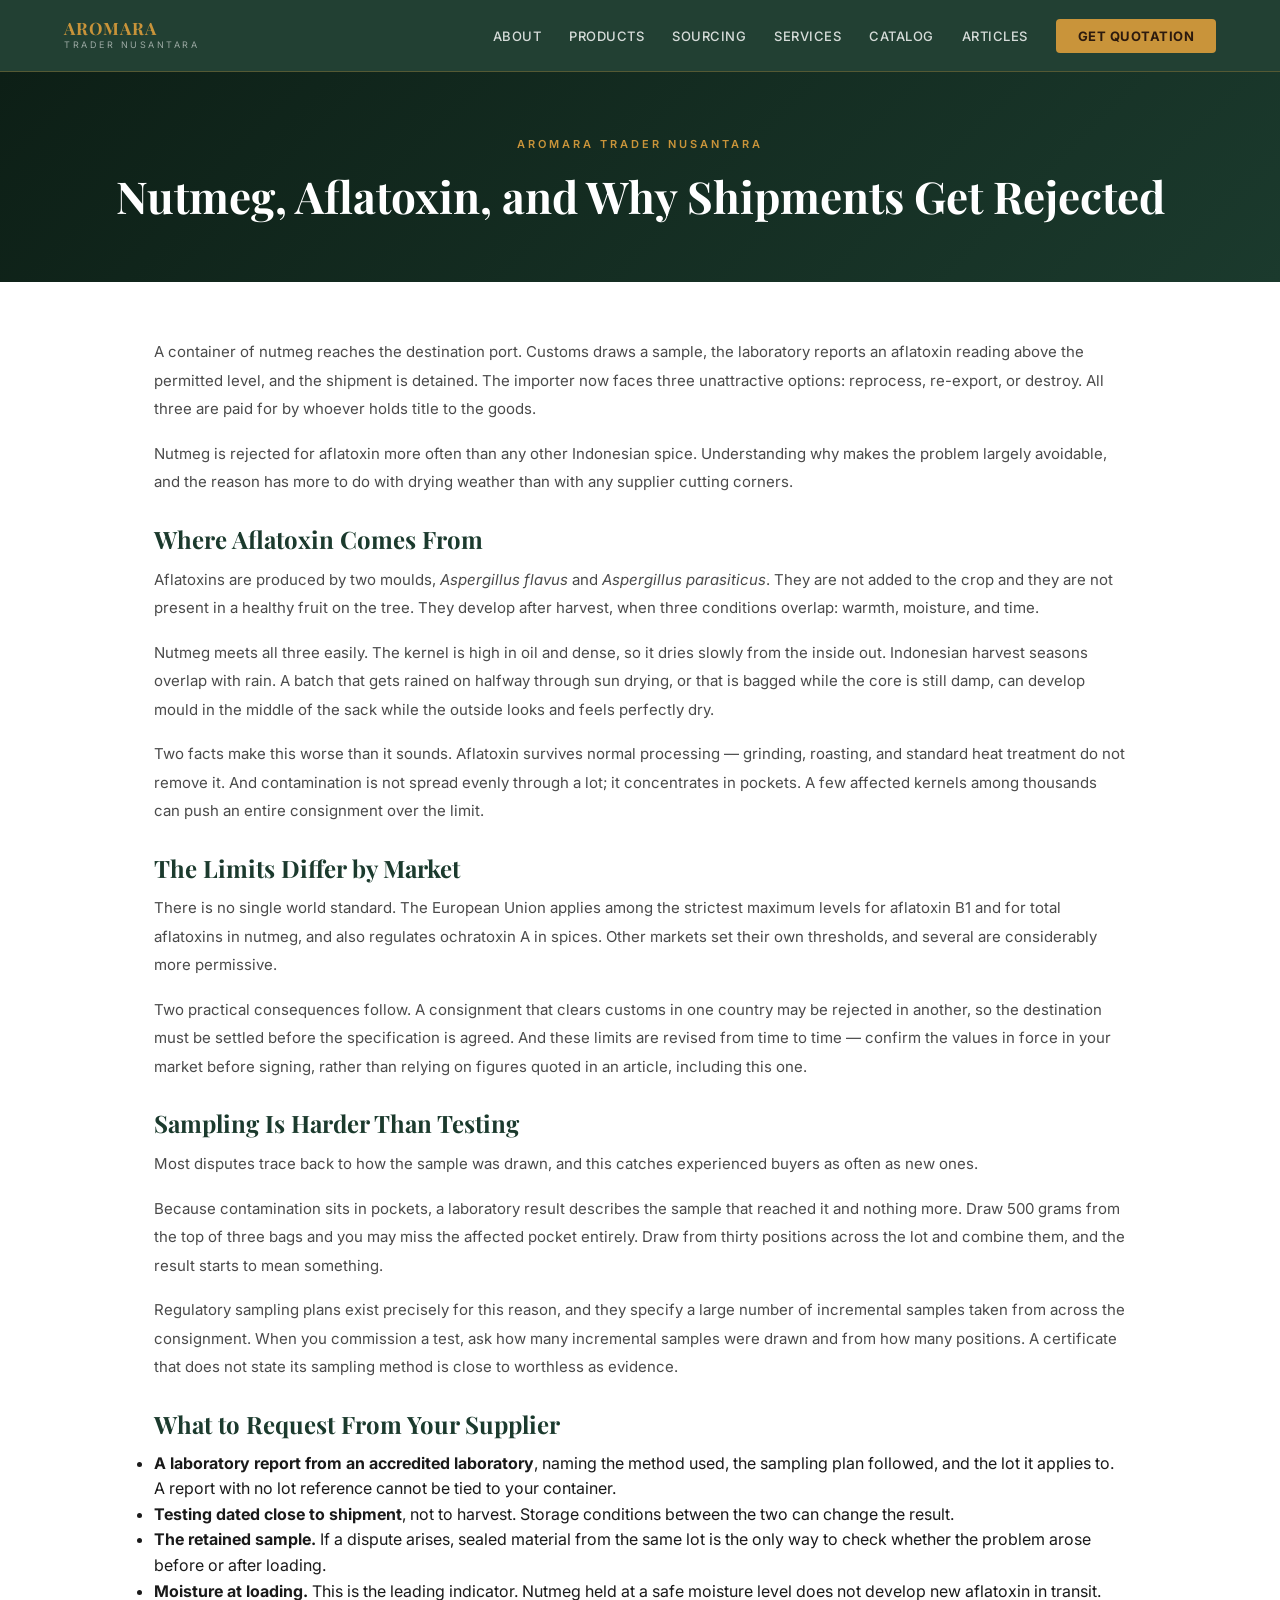
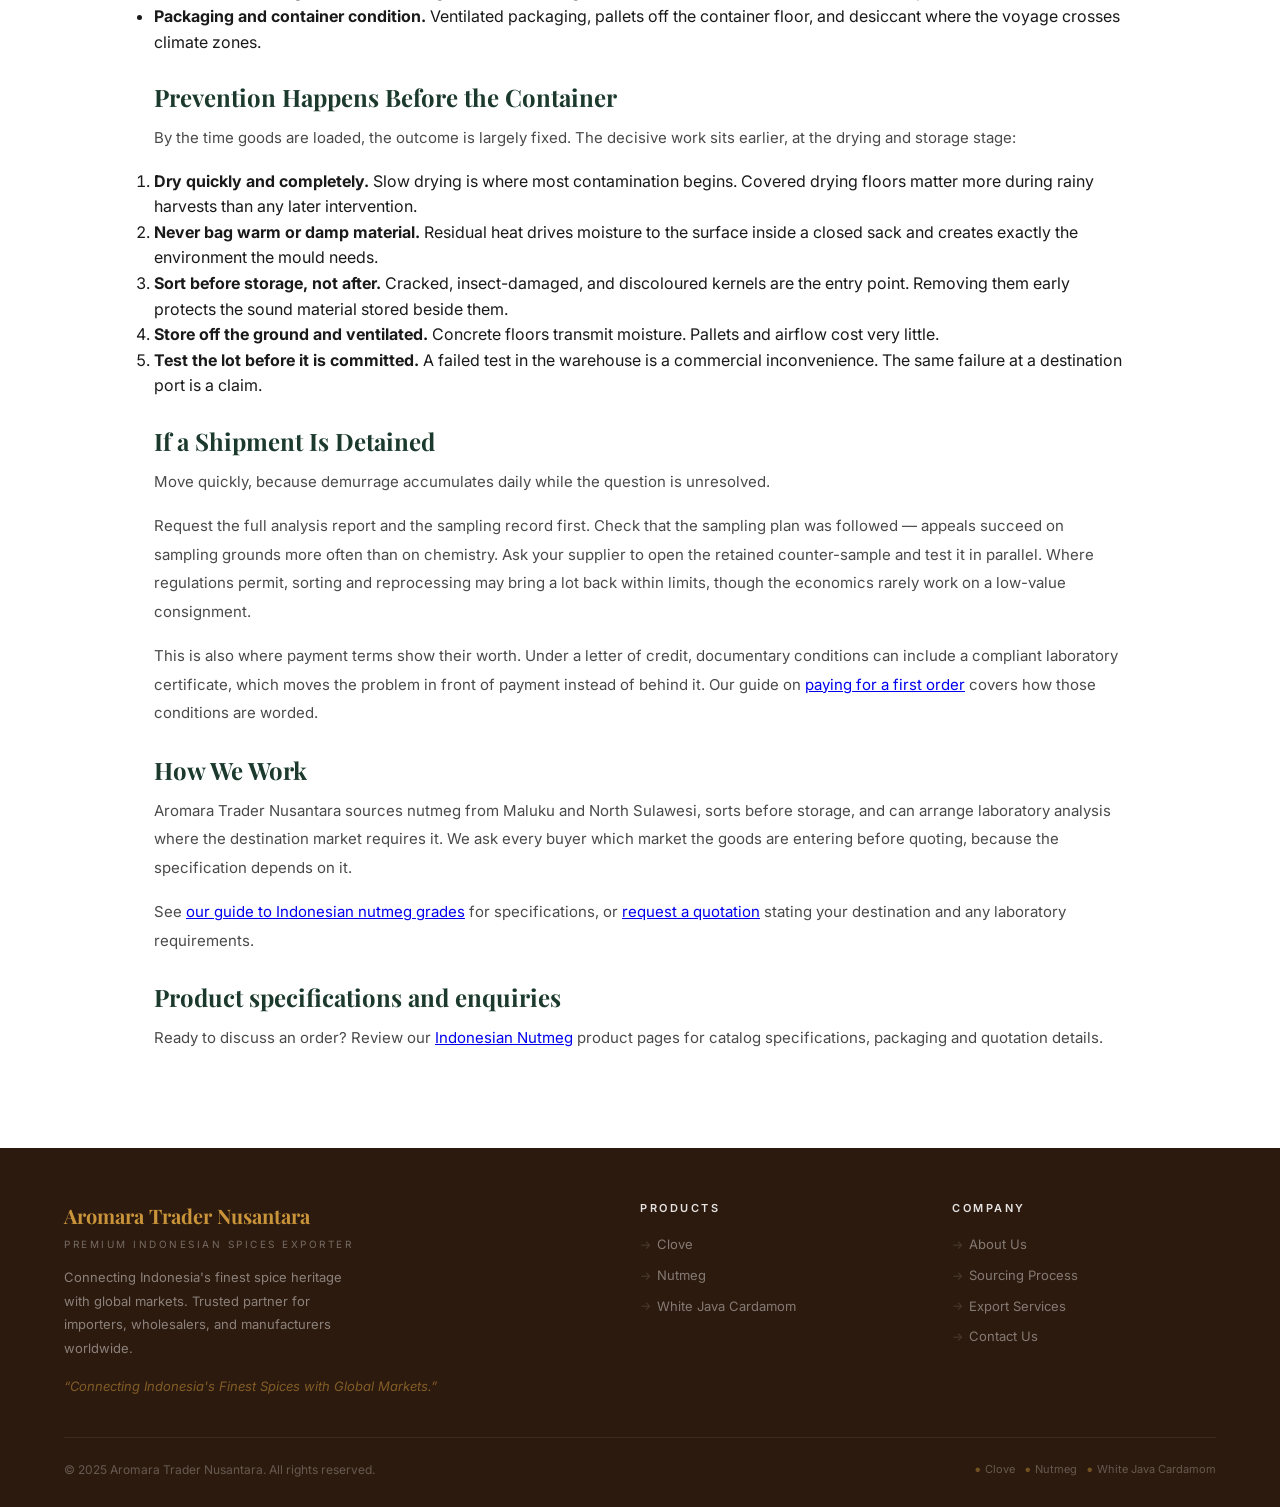
<file: 2026/09/nutmeg-aflatoxin-rejected-shipments.html>
<!DOCTYPE html>
<html class='v2' dir='ltr' lang='en' xmlns='http://www.w3.org/1999/xhtml' xmlns:b='http://www.google.com/2005/gml/b' xmlns:data='http://www.google.com/2005/gml/data' xmlns:expr='http://www.google.com/2005/gml/expr'>
<head>
<meta charset='utf-8'/>
<meta content='width=device-width, initial-scale=1, maximum-scale=5' name='viewport'/>
<meta content='text/html; charset=UTF-8' http-equiv='Content-Type'/>
<!-- Chrome, Firefox OS and Opera -->
<meta name="theme-color" content="#1B3A2D"/>
<!-- Windows Phone -->
<meta name="msapplication-navbutton-color" content="#1B3A2D"/>
<link rel="icon" href="/favicon.ico" sizes="16x16 32x32 48x48" type="image/x-icon">
<link rel="icon" href="/favicon.png" sizes="96x96" type="image/png">
<link rel="apple-touch-icon" href="/apple-touch-icon.png" sizes="180x180">
<link href='https://www.aromaranusantara.com/2026/09/nutmeg-aflatoxin-rejected-shipments.html' rel='canonical'/>

<!--Can't find substitution for tag [blog.ieCssRetrofitLinks]-->
<meta name="description" content="Why nutmeg fails aflatoxin testing, why sampling matters more than the test, and what to request from an Indonesian supplier before shipment."/>
<meta content='https://www.aromaranusantara.com/2026/09/nutmeg-aflatoxin-rejected-shipments.html' property='og:url'/>
<meta property="og:title" content="Nutmeg, Aflatoxin, and Why Shipments Get Rejected"/>
<meta property="og:description" content="Why nutmeg fails aflatoxin testing, why sampling matters more than the test, and what to request from an Indonesian supplier before shipment."/>
<title>Nutmeg, Aflatoxin, and Why Shipments Get Rejected</title>
<meta content='index, follow, max-snippet:-1, max-image-preview:large' name='robots'/>
<meta content='Aromara Trader Nusantara' name='author'/>
<meta content='Bali, Indonesia' name='geo.placename'/>
<meta content='ID' name='geo.region'/>
<meta content='9B5CD73E1A10007D68BF4434B691ECF2' name='msvalidate.01'/>
<meta property="og:type" content="article"/>
<meta content='https://www.aromaranusantara.com/assets/img/og-cover.jpg' property='og:image'/>
<meta content='https://www.aromaranusantara.com/assets/img/og-cover.jpg' property='og:image:secure_url'/>
<meta content='1200' property='og:image:width'/>
<meta content='630' property='og:image:height'/>
<meta content='image/jpeg' property='og:image:type'/>
<meta content='Aromara Trader Nusantara - Indonesian spice exporter' property='og:image:alt'/>
<meta content='en_US' property='og:locale'/>
<meta content='https://www.aromaranusantara.com/assets/img/og-cover.jpg' name='twitter:image'/>
<meta content='Aromara Trader Nusantara - Indonesian spice exporter' name='twitter:image:alt'/>
<meta content='Spices Indonesia' property='og:site_name'/>
<meta content='summary_large_image' name='twitter:card'/>
<meta content='True' name='HandheldFriendly'/>
<meta content='320' name='MobileOptimized'/>
<link href='https://fonts.googleapis.com/css2?family=Playfair+Display:wght@400;600;700;800&family=Inter:wght@300;400;500;600&display=swap' rel='stylesheet'/>
<style id='page-skin-1' type='text/css'><!--
*,*::before,*::after{box-sizing:border-box;margin:0;padding:0}
:root{
--green-dark:#1B3A2D;--green-mid:#2A5741;--gold:#C9943A;--gold-light:#E8B96A;
--cream:#F8F4EC;--cream-dark:#EDE8DE;--brown-dark:#2C1A0E;
--white:#FFFFFF;--text-dark:#1A1A1A;--text-mid:#4A4A4A
}
html{scroll-behavior:smooth}
body{font-family:'Inter',sans-serif;color:var(--text-dark);background:var(--white);line-height:1.6;overflow-x:hidden}
h1,h2,h3,h4{font-family:'Playfair Display',serif;line-height:1.2}
.blogger-navbar,#navbar,.navbar,.blog-posts,.post-outer,.blog-pager,.sidebar-container,#sidebar,.footer-outer,.attribution-container,#Attribution1,#header-wrapper,.header-outer{display:none!important}
#outer-wrapper,.outer-wrapper{width:100%!important;max-width:100%!important;padding:0!important;margin:0!important}
#main-wrapper{width:100%!important;max-width:100%!important;float:none!important}
/* NAV */
.arn-nav{position:fixed;top:0;left:0;right:0;z-index:1000;background:rgba(27,58,45,0.97);padding:0 5%;display:flex;align-items:center;justify-content:space-between;height:72px;border-bottom:1px solid rgba(201,148,58,0.3);transition:all 0.3s}
.arn-nav.scrolled{height:60px;background:rgba(27,58,45,1);box-shadow:0 4px 20px rgba(0,0,0,0.3)}
.arn-logo{display:flex;align-items:center;gap:12px;text-decoration:none}
.arn-logo .brand{font-family:'Playfair Display',serif;font-size:17px;font-weight:700;color:var(--gold);letter-spacing:1px;display:block;line-height:1.1}
.arn-logo .sub{font-size:9px;color:rgba(255,255,255,0.55);letter-spacing:2.5px;text-transform:uppercase;display:block}
.arn-menu{display:flex;gap:28px;list-style:none;align-items:center}
.arn-menu a{color:rgba(255,255,255,0.82);text-decoration:none;font-size:13px;font-weight:500;letter-spacing:0.5px;text-transform:uppercase;transition:color 0.2s;position:relative}
.arn-menu a::after{content:'';position:absolute;bottom:-3px;left:0;right:0;height:1px;background:var(--gold);transform:scaleX(0);transition:transform 0.2s}
.arn-menu a:hover{color:var(--gold)}
.arn-menu a:hover::after{transform:scaleX(1)}
.arn-cta-btn{background:var(--gold)!important;color:var(--brown-dark)!important;padding:9px 22px!important;border-radius:4px!important;font-weight:700!important}
.arn-cta-btn::after{display:none!important}
.arn-hamburger{display:none;flex-direction:column;gap:5px;cursor:pointer;padding:5px;background:none;border:none}
.arn-hamburger span{display:block;width:24px;height:2px;background:white;border-radius:2px}
/* HERO */
.arn-hero{min-height:100vh;position:relative;display:flex;align-items:center;overflow:hidden;background:#1B3A2D}
.arn-hero-bg{position:absolute;top:0;left:0;right:0;bottom:0;background-size:cover;background-position:center;background-attachment:scroll}
.arn-hero-overlay{position:absolute;top:0;left:0;right:0;bottom:0;background:linear-gradient(135deg,rgba(27,58,45,0.93) 0%,rgba(27,58,45,0.76) 50%,rgba(44,26,14,0.82) 100%)}
.arn-hero-content{position:relative;z-index:2;max-width:800px;margin:0 auto;padding:120px 5% 80px;text-align:center;width:100%}
.arn-hero-badge{display:inline-flex;align-items:center;gap:8px;background:rgba(201,148,58,0.15);border:1px solid rgba(201,148,58,0.4);color:var(--gold-light);padding:6px 20px;border-radius:30px;font-size:11px;letter-spacing:2.5px;text-transform:uppercase;margin-bottom:28px}
.arn-hero-badge::before{content:'';width:6px;height:6px;border-radius:50%;background:var(--gold);animation:pulse 2s infinite;flex-shrink:0}
@keyframes pulse{0%,100%{opacity:1}50%{opacity:0.3}}
.arn-hero h1{font-size:clamp(30px,5.5vw,66px);color:white;font-weight:800;margin-bottom:24px;text-shadow:0 2px 20px rgba(0,0,0,0.3)}
.arn-hero h1 span{color:var(--gold)}
.arn-hero-desc{font-size:16px;color:rgba(255,255,255,0.8);line-height:1.8;margin-bottom:40px;max-width:640px;margin-left:auto;margin-right:auto}
.arn-hero-tags{display:flex;justify-content:center;gap:16px;flex-wrap:wrap;margin-bottom:44px}
.arn-hero-tags span{font-size:11px;color:rgba(255,255,255,0.65);letter-spacing:2px;text-transform:uppercase;display:flex;align-items:center;gap:7px}
.arn-hero-tags span::before{content:'\25C6';color:var(--gold);font-size:8px}
.arn-hero-btns{display:flex;gap:16px;justify-content:center;flex-wrap:wrap}
.btn-primary{background:var(--gold);color:var(--brown-dark);padding:14px 32px;border-radius:4px;text-decoration:none;font-weight:700;font-size:14px;letter-spacing:0.5px;transition:all 0.3s;display:inline-flex;align-items:center;gap:8px}
.btn-primary:hover{background:var(--gold-light);transform:translateY(-2px);box-shadow:0 8px 28px rgba(201,148,58,0.4)}
.btn-outline{border:1.5px solid rgba(255,255,255,0.45);color:white;padding:14px 32px;border-radius:4px;text-decoration:none;font-weight:500;font-size:14px;transition:all 0.3s}
.btn-outline:hover{border-color:var(--gold);color:var(--gold)}
.arn-scroll-hint{position:absolute;bottom:36px;left:50%;transform:translateX(-50%);z-index:2;display:flex;flex-direction:column;align-items:center;gap:8px;color:rgba(255,255,255,0.4);font-size:10px;letter-spacing:2px;text-transform:uppercase;animation:scrollbounce 2s infinite}
.arn-scroll-hint::after{content:'';width:1px;height:36px;background:linear-gradient(to bottom,rgba(255,255,255,0.4),transparent)}
@keyframes scrollbounce{0%,100%{transform:translateX(-50%) translateY(0)}50%{transform:translateX(-50%) translateY(8px)}}
/* PAGE TEMPLATE */
.arn-page-wrap{padding-top:72px;min-height:80vh;background:#fff}
.arn-page-header{background:linear-gradient(135deg,#0d1f16 0%,var(--green-dark) 100%);padding:64px 5% 48px;text-align:center}
.arn-page-header h1{font-family:'Playfair Display',serif;font-size:clamp(28px,4vw,44px);color:#fff;margin-bottom:12px}
.arn-page-header .arn-page-eyebrow{font-size:11px;font-weight:600;letter-spacing:3px;text-transform:uppercase;color:var(--gold);margin-bottom:16px}
.arn-page-body{max-width:1100px;margin:0 auto;padding:56px 5% 80px}
.arn-page-body img{max-width:100%;height:auto;border-radius:8px;margin:16px 0}
.arn-page-body h1,.arn-page-body h2,.arn-page-body h3{font-family:'Playfair Display',serif;color:var(--green-dark);margin:28px 0 12px}
.arn-page-body p{color:var(--text-mid);line-height:1.9;margin-bottom:16px;font-size:15px}
.arn-page-body table{width:100%;border-collapse:collapse;margin:24px 0}
.arn-page-body th{background:var(--green-dark);color:#fff;padding:12px 16px;font-size:12px;letter-spacing:1px;text-transform:uppercase;text-align:left}
.arn-page-body td{padding:12px 16px;border-bottom:1px solid #eee;font-size:14px;color:var(--text-mid)}
.arn-page-body tr:nth-child(even) td{background:var(--cream)}
.arn-page-body style,#page-header-widget{display:none}
/* ANIMATIONS */
@keyframes fadeUp{from{opacity:0;transform:translateY(40px)}to{opacity:1;transform:translateY(0)}}
@keyframes fadeLeft{from{opacity:0;transform:translateX(-40px)}to{opacity:1;transform:translateX(0)}}
@keyframes fadeRight{from{opacity:0;transform:translateX(40px)}to{opacity:1;transform:translateX(0)}}
@keyframes scaleIn{from{opacity:0;transform:scale(0.88)}to{opacity:1;transform:scale(1)}}
@keyframes countUp{from{opacity:0;transform:translateY(20px)}to{opacity:1;transform:translateY(0)}}
@keyframes goldLine{from{width:0}to{width:36px}}
.arn-animate{opacity:0}
.arn-animate.is-visible{animation-fill-mode:both;animation-timing-function:cubic-bezier(0.22,1,0.36,1)}
.anim-fade-up.is-visible{animation-name:fadeUp}
.anim-fade-left.is-visible{animation-name:fadeLeft}
.anim-fade-right.is-visible{animation-name:fadeRight}
.anim-scale.is-visible{animation-name:scaleIn}
.anim-d1{animation-duration:0.7s}
.anim-d2{animation-duration:0.85s}
.anim-d3{animation-duration:1s}
.anim-delay-1{animation-delay:0.1s}
.anim-delay-2{animation-delay:0.2s}
.anim-delay-3{animation-delay:0.3s}
.anim-delay-4{animation-delay:0.4s}
.anim-delay-5{animation-delay:0.5s}
.anim-delay-6{animation-delay:0.6s}
.anim-delay-7{animation-delay:0.7s}
.anim-delay-8{animation-delay:0.8s}
.arn-stat .num{transition:opacity 0.4s}
/* STATS */
.arn-stats{background:#fff;padding:48px 5%;border-bottom:1px solid #ede8dc}
.arn-stats-grid{display:grid;grid-template-columns:repeat(4,1fr);gap:0;max-width:1100px;margin:0 auto}
.arn-stat{text-align:center;position:relative;padding:20px 24px;border:1px solid #ede8dc;border-radius:12px;margin:6px;background:#fff;box-shadow:0 2px 12px rgba(0,0,0,0.04)}
.arn-stat::after{display:none}
.arn-stat .num{font-family:'Playfair Display',serif;font-size:40px;font-weight:800;color:var(--green-dark);line-height:1;margin-bottom:6px}
.arn-stat .label{font-size:10px;color:var(--text-mid);letter-spacing:2px;text-transform:uppercase;font-weight:600}
/* SECTIONS */
section{padding:88px 5%}
.section-header{text-align:center;margin-bottom:60px}
.section-eyebrow{font-size:11px;letter-spacing:3px;text-transform:uppercase;color:var(--gold);margin-bottom:14px;display:flex;align-items:center;justify-content:center;gap:14px}
.section-eyebrow::before,.section-eyebrow::after{content:'';height:1px;width:36px;background:var(--gold);opacity:0.5}
.section-title{font-size:clamp(24px,4vw,44px);color:var(--green-dark);margin-bottom:18px}
.section-subtitle{font-size:15px;color:var(--text-mid);max-width:580px;margin:0 auto;line-height:1.75}
/* ABOUT */
.arn-about{background:var(--cream)}
.arn-about-inner{display:grid;grid-template-columns:1fr 1fr;gap:72px;align-items:center;max-width:1200px;margin:0 auto}
.arn-about-img-wrap{position:relative}
.arn-about-img-wrap img{width:100%;height:480px;object-fit:cover;border-radius:6px;display:block}
.arn-about-badge{position:absolute;bottom:-20px;right:-20px;background:var(--gold);color:var(--brown-dark);padding:22px;border-radius:4px;text-align:center;min-width:110px}
.arn-about-badge .big{font-family:'Playfair Display',serif;font-size:36px;font-weight:800;display:block;line-height:1}
.arn-about-badge .sm{font-size:11px;font-weight:700;letter-spacing:1.5px;text-transform:uppercase;display:block;margin-top:4px}
.arn-about-text .section-eyebrow{justify-content:flex-start}
.arn-about-text .section-eyebrow::before{display:none}
.arn-about-text .section-title{text-align:left}
.arn-about-text p{color:var(--text-mid);line-height:1.8;margin-bottom:18px;font-size:15px}
.arn-about-list{list-style:none;margin:24px 0}
.arn-about-list li{display:flex;align-items:center;gap:12px;padding:10px 0;border-bottom:1px solid rgba(0,0,0,0.06);font-size:14px;color:var(--text-dark);font-weight:500}
.arn-about-list li::before{content:'\2713';width:22px;height:22px;min-width:22px;background:var(--green-dark);color:var(--gold);border-radius:50%;display:flex;align-items:center;justify-content:center;font-size:11px;font-weight:700}
/* WHY */
.arn-why{background:white}
.arn-why-grid{display:grid;grid-template-columns:repeat(3,1fr);gap:24px;max-width:1200px;margin:0 auto}
.arn-why-card{padding:36px 28px;border:1px solid rgba(0,0,0,0.07);border-radius:6px;transition:all 0.3s;position:relative;overflow:hidden}
.arn-why-card::before{content:'';position:absolute;bottom:0;left:0;width:100%;height:3px;background:var(--gold);transform:scaleX(0);transform-origin:left;transition:transform 0.3s}
.arn-why-card:hover{transform:translateY(-6px);box-shadow:0 20px 50px rgba(0,0,0,0.08);border-color:transparent}
.arn-why-card:hover::before{transform:scaleX(1)}
.arn-why-icon{width:52px;height:52px;background:var(--cream);border-radius:12px;display:flex;align-items:center;justify-content:center;font-size:22px;margin-bottom:16px}.arn-why-icon svg{width:26px;height:26px;stroke:var(--green-dark)}
.arn-why-card h3{font-size:17px;color:var(--green-dark);margin-bottom:10px}
.arn-why-card p{font-size:14px;color:var(--text-mid);line-height:1.7}
/* PRODUCTS */
.arn-products{background:var(--green-dark);padding:88px 5%}
.arn-products .section-title{color:white}
.arn-products .section-subtitle{color:rgba(255,255,255,0.68)}
.arn-products-grid{display:grid;grid-template-columns:repeat(3,1fr);gap:24px;max-width:1200px;margin:0 auto}
.arn-product-card{background:rgba(255,255,255,0.05);border:1px solid rgba(255,255,255,0.1);border-radius:8px;overflow:hidden;transition:all 0.3s}
.arn-product-card:hover{transform:translateY(-8px);border-color:rgba(201,148,58,0.4);box-shadow:0 30px 60px rgba(0,0,0,0.3)}
.arn-product-img{width:100%;height:250px;object-fit:cover;display:block}
.arn-product-body{padding:24px 20px}
.arn-product-sci{font-size:11px;color:var(--gold);font-style:italic;margin-bottom:5px}
.arn-product-body h3{font-size:21px;color:white;margin-bottom:10px}
.arn-product-body p{font-size:13.5px;color:rgba(255,255,255,0.62);line-height:1.7;margin-bottom:16px}
.arn-product-tags{display:flex;flex-wrap:wrap;gap:6px;margin-bottom:16px}
.arn-product-tags span{font-size:11px;background:rgba(201,148,58,0.13);color:var(--gold-light);border:1px solid rgba(201,148,58,0.22);padding:4px 10px;border-radius:20px}
.arn-product-apps{border-top:1px solid rgba(255,255,255,0.09);padding-top:14px}
.arn-product-apps .al{font-size:10px;color:rgba(255,255,255,0.38);letter-spacing:2px;text-transform:uppercase;margin-bottom:6px}
.arn-product-apps .av{font-size:12px;color:rgba(255,255,255,0.58);line-height:1.6}
.arn-inquiry-bar{max-width:1200px;margin:40px auto 0;background:rgba(201,148,58,0.09);border:1px solid rgba(201,148,58,0.2);border-radius:6px;padding:24px 32px;display:flex;align-items:center;justify-content:space-between;gap:24px}
.arn-inquiry-bar p{color:rgba(255,255,255,0.82);font-size:15px}
.arn-inquiry-bar p strong{color:var(--gold)}
/* SOURCING */
.arn-sourcing{background:var(--cream)}
.arn-sourcing-inner{display:grid;grid-template-columns:1fr 1fr;gap:64px;align-items:center;max-width:1200px;margin:0 auto}
.arn-sourcing-text .section-eyebrow{justify-content:flex-start}
.arn-sourcing-text .section-eyebrow::before{display:none}
.arn-sourcing-text .section-title{text-align:left}
.arn-sourcing-text > p{color:var(--text-mid);font-size:15px;line-height:1.8;margin-bottom:8px}
.arn-steps{display:flex;flex-direction:column;margin-top:28px}
.arn-step{display:flex;gap:18px;padding:16px 0;position:relative}
.arn-step:not(:last-child)::after{content:'';position:absolute;left:15px;top:48px;bottom:0;width:1px;background:rgba(201,148,58,0.2)}
.arn-step-num{width:32px;height:32px;min-width:32px;background:var(--green-dark);color:var(--gold);border-radius:50%;display:flex;align-items:center;justify-content:center;font-size:13px;font-weight:700;font-family:'Playfair Display',serif}
.arn-step h4{font-size:15px;color:var(--green-dark);margin-bottom:3px;font-family:'Inter',sans-serif;font-weight:600}
.arn-step p{font-size:13.5px;color:var(--text-mid);line-height:1.6}
.arn-sourcing-imgs{display:grid;grid-template-columns:1fr 1fr;gap:12px}
.arn-sourcing-imgs img{width:100%;border-radius:5px;object-fit:cover;display:block}
.arn-sourcing-imgs img:first-child{grid-column:1/-1;height:220px}
.arn-sourcing-imgs img:not(:first-child){height:165px}
/* SERVICES */
.arn-services{background:white}
.arn-services-grid{display:grid;grid-template-columns:repeat(3,1fr);gap:20px;max-width:1200px;margin:0 auto}
.arn-svc{display:flex;gap:14px;align-items:flex-start;padding:20px;border:1px solid rgba(0,0,0,0.06);border-radius:6px;transition:all 0.3s}
.arn-svc:hover{border-color:var(--gold);background:var(--cream)}
.arn-svc-icon{font-size:26px;flex-shrink:0;width:36px;height:36px;display:flex;align-items:center;justify-content:center}.arn-svc-icon svg{width:28px;height:28px;stroke:var(--gold);flex-shrink:0}
.arn-svc h4{font-size:14px;color:var(--green-dark);margin-bottom:4px;font-family:'Inter',sans-serif;font-weight:600}
.arn-svc p{font-size:13px;color:var(--text-mid);line-height:1.6}
/* FOUNDERS */
.arn-founders{background:var(--cream);text-align:center}
.arn-founders-grid{display:grid;grid-template-columns:repeat(2,1fr);gap:40px;max-width:800px;margin:0 auto}
.arn-founder-card{background:white;border-radius:16px;overflow:hidden;box-shadow:0 8px 32px rgba(0,0,0,0.07);transition:transform 0.3s,box-shadow 0.3s}
.arn-founder-card:hover{transform:translateY(-6px);box-shadow:0 20px 48px rgba(0,0,0,0.12)}
.arn-founder-img-wrap{position:relative;overflow:hidden}
.arn-founder-img-wrap img{width:100%;height:320px;object-fit:cover;object-position:top;display:block;transition:transform 0.4s}
.arn-founder-card:hover .arn-founder-img-wrap img{transform:scale(1.04)}
.arn-founder-img-wrap::after{content:'';position:absolute;bottom:0;left:0;right:0;height:80px;background:linear-gradient(to top,rgba(27,58,45,0.5),transparent)}
.arn-founder-body{padding:24px 28px 28px}
.arn-founder-role{font-size:10px;font-weight:700;letter-spacing:2.5px;text-transform:uppercase;color:var(--gold);margin-bottom:8px;font-family:'Inter',sans-serif}
.arn-founder-name{font-family:'Playfair Display',serif;font-size:20px;font-weight:700;color:var(--green-dark);line-height:1.3}
.arn-founder-divider{width:36px;height:2px;background:var(--gold);margin:14px auto 0;border-radius:2px}
/* VALUES */
.arn-values{background:linear-gradient(160deg,#0e2119 0%,#1B3A2D 60%,#163024 100%);text-align:center;position:relative;overflow:hidden}
.arn-values::before{content:'';position:absolute;top:-120px;right:-120px;width:420px;height:420px;border-radius:50%;background:radial-gradient(circle,rgba(201,148,58,0.07) 0%,transparent 70%);pointer-events:none}
.arn-values::after{content:'';position:absolute;bottom:-80px;left:-80px;width:320px;height:320px;border-radius:50%;background:radial-gradient(circle,rgba(201,148,58,0.05) 0%,transparent 70%);pointer-events:none}
.arn-values .section-eyebrow{color:var(--gold)}
.arn-values .section-title{color:#fff}
.arn-values .section-subtitle{color:rgba(255,255,255,0.62)}
.arn-values-grid{display:grid;grid-template-columns:repeat(5,1fr);gap:20px;max-width:1140px;margin:0 auto;position:relative;z-index:1}
.arn-value{display:flex;flex-direction:column;align-items:center;gap:0;background:rgba(255,255,255,0.04);border:1px solid rgba(201,148,58,0.18);border-radius:16px;padding:32px 20px 28px;transition:all 0.35s;position:relative;overflow:hidden}
.arn-value::before{content:'';position:absolute;top:0;left:0;right:0;height:2px;background:linear-gradient(90deg,transparent,var(--gold),transparent);transform:scaleX(0);transition:transform 0.35s}
.arn-value:hover{background:rgba(255,255,255,0.08);border-color:rgba(201,148,58,0.45);transform:translateY(-6px);box-shadow:0 24px 48px rgba(0,0,0,0.3)}
.arn-value:hover::before{transform:scaleX(1)}
.arn-value-icon{width:68px;height:68px;background:rgba(201,148,58,0.1);border:1.5px solid rgba(201,148,58,0.25);border-radius:50%;display:flex;align-items:center;justify-content:center;margin-bottom:20px;transition:all 0.35s}
.arn-value:hover .arn-value-icon{background:rgba(201,148,58,0.18);border-color:rgba(201,148,58,0.5)}
.arn-value-icon svg{width:30px;height:30px;stroke:var(--gold);stroke-width:1.6;fill:none;stroke-linecap:round;stroke-linejoin:round}
.arn-value-name{font-family:'Playfair Display',serif;font-size:15px;font-weight:600;color:#fff;letter-spacing:0.3px;margin-bottom:10px}
.arn-value-desc{font-size:12.5px;color:rgba(255,255,255,0.52);line-height:1.7;font-family:'Inter',sans-serif}
/* INSIGHTS */
.arn-insights{background:var(--cream)}
.arn-ins-grid{display:grid;grid-template-columns:repeat(2,1fr);gap:20px;max-width:1000px;margin:0 auto}
.arn-ins-card{background:#fff;border:1px solid #e8e2d8;border-radius:12px;padding:26px 28px;text-decoration:none;display:block;transition:all .3s;position:relative;overflow:hidden}
.arn-ins-card::before{content:'';position:absolute;top:0;left:0;width:3px;height:100%;background:var(--gold);transform:scaleY(0);transform-origin:top;transition:transform .3s}
.arn-ins-card:hover{transform:translateY(-4px);box-shadow:0 16px 40px rgba(0,0,0,.08);border-color:transparent}
.arn-ins-card:hover::before{transform:scaleY(1)}
.arn-ins-tag{font-size:10px;font-weight:700;letter-spacing:2px;text-transform:uppercase;color:var(--gold);margin-bottom:10px}
.arn-ins-card h3{font-family:'Playfair Display',serif;font-size:18px;color:var(--green-dark);line-height:1.35;margin-bottom:10px}
.arn-ins-card p{font-size:13.5px;color:var(--text-mid);line-height:1.7}
.arn-ins-more{display:inline-flex;align-items:center;gap:6px;margin-top:14px;font-size:12px;font-weight:600;color:var(--gold);letter-spacing:.5px}
@media(max-width:768px){.arn-ins-grid{grid-template-columns:1fr}}
/* CONTACT */
.arn-contact{background:var(--green-dark);border-top:3px solid var(--gold)}
.arn-contact .section-title{color:white}
.arn-contact .section-subtitle{color:rgba(255,255,255,0.68)}
.arn-contact-inner{display:grid;grid-template-columns:1fr 1fr;gap:64px;max-width:1100px;margin:0 auto}
.arn-cinfo{display:flex;flex-direction:column;gap:22px}
.arn-citem{display:flex;gap:14px;align-items:flex-start}
.arn-citem-icon{width:44px;height:44px;min-width:44px;background:rgba(201,148,58,0.13);border:1px solid rgba(201,148,58,0.22);border-radius:8px;display:flex;align-items:center;justify-content:center;font-size:18px}.arn-citem-icon svg{width:20px;height:20px;stroke:var(--gold)}
.arn-citem h4{font-size:10px;color:var(--gold);letter-spacing:2px;text-transform:uppercase;margin-bottom:4px;font-family:'Inter',sans-serif;font-weight:600}
.arn-citem p,.arn-citem a{color:rgba(255,255,255,0.78);font-size:15px;text-decoration:none}
.arn-citem a:hover{color:var(--gold)}
.arn-cdivider{height:1px;background:rgba(255,255,255,0.07);margin:4px 0}
.arn-cnote{background:rgba(201,148,58,0.09);border:1px solid rgba(201,148,58,0.18);border-radius:6px;padding:20px;font-size:13.5px;color:rgba(255,255,255,0.68);line-height:1.75}
.arn-cnote strong{color:var(--gold-light)}
.arn-form{display:flex;flex-direction:column;gap:12px}
.arn-form-row{display:grid;grid-template-columns:1fr 1fr;gap:12px}
.arn-form input,.arn-form select,.arn-form textarea{width:100%;background:rgba(255,255,255,0.07);border:1px solid rgba(255,255,255,0.12);color:white;padding:13px 15px;border-radius:4px;font-family:'Inter',sans-serif;font-size:14px;transition:border 0.2s;outline:none;-webkit-appearance:none;appearance:none}
.arn-form input::placeholder,.arn-form textarea::placeholder{color:rgba(255,255,255,0.32)}
.arn-form input:focus,.arn-form select:focus,.arn-form textarea:focus{border-color:var(--gold);background:rgba(255,255,255,0.09)}
.arn-form select option{background:var(--green-dark);color:white}
.arn-form textarea{min-height:110px;resize:vertical}
.arn-form-btn{background:var(--gold);color:var(--brown-dark);padding:15px;border:none;border-radius:4px;font-family:'Inter',sans-serif;font-size:14px;font-weight:700;cursor:pointer;letter-spacing:0.5px;transition:all 0.3s;width:100%;-webkit-appearance:none}
.arn-form-btn:hover{background:var(--gold-light)}
/* FOOTER */
.arn-footer{background:var(--brown-dark);padding:52px 5% 28px}
.arn-footer-top{display:grid;grid-template-columns:2fr 1fr 1fr;gap:48px;padding-bottom:40px;border-bottom:1px solid rgba(255,255,255,0.07);max-width:1200px;margin:0 auto}
.arn-fbrand .name{font-family:'Playfair Display',serif;font-size:20px;color:var(--gold);font-weight:700;margin-bottom:4px}
.arn-fbrand .sub{font-size:10px;color:rgba(255,255,255,0.35);letter-spacing:2.5px;text-transform:uppercase;margin-bottom:14px}
.arn-fbrand p{font-size:13px;color:rgba(255,255,255,0.45);line-height:1.8;max-width:280px}
.arn-fbrand .quote{margin-top:16px;font-style:italic;font-size:13px;color:rgba(201,148,58,0.55)}
.arn-fcol h5{font-size:11px;color:rgba(255,255,255,0.88);font-weight:600;letter-spacing:2.5px;text-transform:uppercase;margin-bottom:16px;font-family:'Inter',sans-serif}
.arn-fcol ul{list-style:none;display:flex;flex-direction:column;gap:10px}
.arn-fcol ul li a{color:rgba(255,255,255,0.42);text-decoration:none;font-size:13px;transition:color 0.2s;display:flex;align-items:center;gap:6px}
.arn-fcol ul li a::before{content:'\2192';font-size:12px;opacity:0.35}
.arn-fcol ul li a:hover{color:var(--gold)}
.arn-footer-bottom{max-width:1200px;margin:22px auto 0;display:flex;justify-content:space-between;align-items:center;gap:16px;flex-wrap:wrap}
.arn-footer-bottom p{font-size:12px;color:rgba(255,255,255,0.28)}
.arn-spices{display:flex;gap:10px;flex-wrap:wrap}
.arn-spices span{font-size:11px;color:rgba(255,255,255,0.28);display:flex;align-items:center;gap:5px}
.arn-spices span::before{content:'\25CF';color:var(--gold);font-size:6px;opacity:0.45}
/* RESPONSIVE TABLET */
@media(max-width:1024px){
.arn-stats-grid{grid-template-columns:repeat(2,1fr)}
.arn-about-inner,.arn-sourcing-inner,.arn-contact-inner{grid-template-columns:1fr;gap:40px}
.arn-about-badge{bottom:16px;right:16px}
.arn-why-grid,.arn-products-grid,.arn-services-grid{grid-template-columns:repeat(2,1fr)}
.arn-values-grid{grid-template-columns:repeat(3,1fr)}
.arn-footer-top{grid-template-columns:1fr 1fr}
.arn-about-img-wrap img{height:350px}
}
/* RESPONSIVE HP */
@media(max-width:768px){
section{padding:60px 5%}
.arn-stats{padding:36px 5%}
.arn-nav{height:64px;padding:0 4%}
.arn-menu{display:none}
.arn-hamburger{display:flex}
.arn-hero-content{padding:100px 4% 70px}
.arn-why-grid,.arn-services-grid,.arn-products-grid{grid-template-columns:1fr}
.arn-stats-grid{grid-template-columns:repeat(2,1fr);gap:20px}
.arn-stat .num{font-size:34px}
.arn-form-row{grid-template-columns:1fr}
.arn-footer-top{grid-template-columns:1fr;gap:24px}
.arn-inquiry-bar{flex-direction:column;text-align:center}
.arn-about-img-wrap img{height:280px}
.arn-sourcing-imgs img:first-child{height:180px}
.arn-sourcing-imgs img:not(:first-child){height:140px}
.arn-founders-grid{grid-template-columns:repeat(2,1fr);gap:16px;max-width:100%}
.arn-founder-img-wrap img{height:200px}
.arn-founder-body{padding:16px 14px 18px}
.arn-founder-name{font-size:14px}
.arn-values-grid{display:grid;grid-template-columns:repeat(2,1fr);gap:16px;overflow:hidden;position:relative}
.arn-value{scroll-snap-align:start;transition:opacity 0.4s,transform 0.4s}
.arn-value.val-hidden{opacity:0;pointer-events:none;position:absolute;visibility:hidden}
.arn-contact-inner{grid-template-columns:1fr}
.arn-footer-top{grid-template-columns:1fr}
}
/* RESPONSIVE HP KECIL */
@media(max-width:480px){
.arn-hero-btns{flex-direction:column;align-items:center}
.arn-hero-btns a{width:100%;text-align:center;justify-content:center}
.arn-hero-tags{gap:10px}
.arn-stats-grid{grid-template-columns:1fr 1fr}
.arn-footer-bottom{flex-direction:column;text-align:center}
}
/* ===== PRODUCT CATALOG PAGE ===== */
.cat-wrap{
--green:#1B3A2D;--green-light:#2a5040;--gold:#C9943A;--gold-light:#E8B96A;
--cream:#F8F4EC;--cream-dark:#EDE8DC;--brown:#2C1A0E;--text:#3a3a3a;--text-mid:#666;
}
.cat-wrap{font-family:'Inter',sans-serif;color:var(--text);background:#fff;max-width:1100px;margin:0 auto;padding:0 20px 80px}
/* HERO HEADER */
.cat-hero{background:linear-gradient(135deg,#0d1f16 0%,var(--green) 60%,#2a4a38 100%);padding:64px 48px;border-radius:16px;margin:32px 0 56px;text-align:center;position:relative;overflow:hidden}
.cat-hero::before{content:'';position:absolute;top:-80px;right:-80px;width:360px;height:360px;border-radius:50%;background:radial-gradient(circle,rgba(201,148,58,0.12) 0%,transparent 70%);pointer-events:none}
.cat-hero::after{content:'';position:absolute;bottom:-60px;left:-60px;width:280px;height:280px;border-radius:50%;background:radial-gradient(circle,rgba(201,148,58,0.08) 0%,transparent 70%);pointer-events:none}
.cat-hero-eyebrow{font-size:11px;font-weight:600;letter-spacing:3px;text-transform:uppercase;color:var(--gold);margin-bottom:16px}
.cat-hero h2{font-family:'Playfair Display',serif;font-size:48px;font-weight:800;color:#fff;line-height:1.2;margin-bottom:16px}
.cat-hero h2 span{color:var(--gold)}
.cat-hero-sub{font-size:16px;color:rgba(255,255,255,0.65);max-width:560px;margin:0 auto 32px;line-height:1.7}
.cat-hero-meta{display:flex;justify-content:center;gap:32px;flex-wrap:wrap}
.cat-hero-meta-item{display:flex;flex-direction:column;align-items:center;gap:4px}
.cat-hero-meta-item .val{font-family:'Playfair Display',serif;font-size:26px;font-weight:700;color:var(--gold)}
.cat-hero-meta-item .lbl{font-size:11px;color:rgba(255,255,255,0.5);letter-spacing:1.5px;text-transform:uppercase}
/* SECTION LABEL */
.cat-section-label{display:flex;align-items:center;gap:12px;margin-bottom:40px}
.cat-section-label::before,.cat-section-label::after{content:'';flex:1;height:1px;background:var(--cream-dark)}
.cat-section-label span{font-size:11px;font-weight:700;letter-spacing:3px;text-transform:uppercase;color:var(--gold);white-space:nowrap}
/* PRODUCT CARD */
.cat-product{background:#fff;border:1px solid #e8e2d8;border-radius:16px;overflow:hidden;margin-bottom:40px;box-shadow:0 4px 24px rgba(0,0,0,0.06)}
.cat-product-inner{display:grid;grid-template-columns:340px 1fr;min-height:380px}
.cat-product-inner.reverse{direction:rtl}
.cat-product-inner.reverse > *{direction:ltr}
.cat-product-img-wrap{position:relative;overflow:hidden;background:var(--cream)}
.cat-product-img-wrap img{width:100%;height:100%;object-fit:cover;display:block;min-height:340px}
.cat-product-badge{position:absolute;top:20px;left:20px;background:var(--gold);color:var(--brown);font-size:10px;font-weight:700;letter-spacing:2px;text-transform:uppercase;padding:6px 14px;border-radius:20px}
.cat-product-num{position:absolute;bottom:20px;right:20px;font-family:'Playfair Display',serif;font-size:64px;font-weight:800;color:rgba(255,255,255,0.15);line-height:1}
.cat-product-body{padding:40px 44px;display:flex;flex-direction:column;justify-content:space-between}
.cat-product-sci{font-size:12px;color:var(--gold);font-style:italic;letter-spacing:0.5px;margin-bottom:8px}
.cat-product-name{font-family:'Playfair Display',serif;font-size:32px;font-weight:700;color:var(--green);margin-bottom:6px;line-height:1.2}
.cat-product-origin{font-size:12px;color:var(--text-mid);letter-spacing:1px;text-transform:uppercase;margin-bottom:16px;display:flex;align-items:center;gap:6px}
.cat-product-origin::before{content:'';width:20px;height:1px;background:var(--gold)}
.cat-product-desc{font-size:14px;color:var(--text-mid);line-height:1.8;margin-bottom:24px}
.cat-spec-grid{display:grid;grid-template-columns:repeat(2,1fr);gap:10px;margin-bottom:24px}
.cat-spec{background:var(--cream);border-radius:8px;padding:12px 16px}
.cat-spec-label{font-size:10px;font-weight:600;color:var(--gold);letter-spacing:1.5px;text-transform:uppercase;margin-bottom:4px}
.cat-spec-val{font-size:13px;font-weight:600;color:var(--green);font-family:'Inter',sans-serif}
.cat-product-tags{display:flex;flex-wrap:wrap;gap:6px;margin-bottom:20px}
.cat-product-tags span{font-size:11px;color:var(--green);border:1px solid rgba(27,58,45,0.2);padding:4px 12px;border-radius:20px;font-weight:500}
.cat-product-apps{font-size:12px;color:var(--text-mid);line-height:1.6}
.cat-product-apps strong{color:var(--green);display:block;margin-bottom:3px;font-size:10px;letter-spacing:1px;text-transform:uppercase}
/* SPECS TABLE */
.cat-specs-section{background:var(--cream);border-radius:16px;padding:40px;margin-bottom:40px}
.cat-specs-section h3{font-family:'Playfair Display',serif;font-size:22px;color:var(--green);margin-bottom:24px;text-align:center}
.cat-specs-table{width:100%;border-collapse:collapse}
.cat-specs-table thead th{background:var(--green);color:#fff;font-size:11px;font-weight:600;letter-spacing:1.5px;text-transform:uppercase;padding:14px 20px;text-align:left}
.cat-specs-table thead th:first-child{border-radius:8px 0 0 0}
.cat-specs-table thead th:last-child{border-radius:0 8px 0 0}
.cat-specs-table tbody tr{border-bottom:1px solid rgba(0,0,0,0.06)}
.cat-specs-table tbody tr:last-child{border-bottom:none}
.cat-specs-table tbody tr:nth-child(even){background:rgba(255,255,255,0.6)}
.cat-specs-table td{padding:14px 20px;font-size:13px;color:var(--text)}
.cat-specs-table td:first-child{font-weight:600;color:var(--green);width:200px}
.cat-specs-table .check{color:var(--gold);font-weight:700}
/* CERTIFICATIONS */
.cat-certs{display:grid;grid-template-columns:repeat(4,1fr);gap:20px;margin-bottom:48px}
.cat-cert{background:#fff;border:1px solid #e8e2d8;border-radius:12px;padding:24px 20px;text-align:center;box-shadow:0 2px 12px rgba(0,0,0,0.04)}
.cat-cert-icon{width:48px;height:48px;background:rgba(201,148,58,0.1);border-radius:50%;display:flex;align-items:center;justify-content:center;margin:0 auto 12px}
.cat-cert-icon svg{width:24px;height:24px;stroke:var(--gold);stroke-width:1.6;fill:none;stroke-linecap:round;stroke-linejoin:round}
.cat-cert-name{font-size:13px;font-weight:700;color:var(--green);margin-bottom:4px}
.cat-cert-desc{font-size:11px;color:var(--text-mid);line-height:1.5}
/* ORDERING */
.cat-order{background:linear-gradient(135deg,var(--green) 0%,#2a4a38 100%);border-radius:16px;padding:48px;display:grid;grid-template-columns:1fr 1fr;gap:48px;align-items:center;margin-bottom:40px}
.cat-order h3{font-family:'Playfair Display',serif;font-size:28px;color:#fff;margin-bottom:12px}
.cat-order p{font-size:14px;color:rgba(255,255,255,0.65);line-height:1.8;margin-bottom:24px}
.cat-order-steps{display:flex;flex-direction:column;gap:16px}
.cat-order-step{display:flex;gap:16px;align-items:flex-start}
.cat-order-step-num{width:32px;height:32px;min-width:32px;background:var(--gold);color:var(--brown);border-radius:50%;display:flex;align-items:center;justify-content:center;font-size:13px;font-weight:700;font-family:'Playfair Display',serif}
.cat-order-step-text h4{font-size:13px;font-weight:600;color:#fff;margin-bottom:2px}
.cat-order-step-text p{font-size:12px;color:rgba(255,255,255,0.55);line-height:1.5}
.cat-contact-box{background:rgba(255,255,255,0.06);border:1px solid rgba(201,148,58,0.25);border-radius:12px;padding:28px}
.cat-contact-box h4{font-family:'Playfair Display',serif;font-size:18px;color:var(--gold);margin-bottom:20px}
.cat-contact-item{display:flex;gap:12px;align-items:flex-start;margin-bottom:16px}
.cat-contact-item:last-child{margin-bottom:0}
.cat-contact-icon{width:36px;height:36px;min-width:36px;background:rgba(201,148,58,0.12);border-radius:8px;display:flex;align-items:center;justify-content:center}
.cat-contact-icon svg{width:16px;height:16px;stroke:var(--gold);stroke-width:1.8;fill:none;stroke-linecap:round;stroke-linejoin:round}
.cat-contact-item-label{font-size:10px;font-weight:600;letter-spacing:1.5px;text-transform:uppercase;color:rgba(255,255,255,0.4);margin-bottom:2px}
.cat-contact-item-val{font-size:13px;color:rgba(255,255,255,0.85);font-weight:500}
/* FOOTER */
.cat-footer{text-align:center;padding:32px;background:var(--cream);border-radius:12px}
.cat-footer-brand{font-family:'Playfair Display',serif;font-size:20px;font-weight:700;color:var(--green);margin-bottom:4px}
.cat-footer-brand span{color:var(--gold)}
.cat-footer-tagline{font-size:12px;color:var(--text-mid);letter-spacing:2px;text-transform:uppercase;margin-bottom:16px}
.cat-footer-note{font-size:11px;color:var(--text-mid);line-height:1.7}
/* RESPONSIVE */
@media(max-width:768px){
.cat-hero{padding:40px 24px}
.cat-hero h2{font-size:30px}
.cat-hero-meta{gap:20px}
.cat-product-inner,.cat-product-inner.reverse{grid-template-columns:1fr;direction:ltr}
.cat-product-img-wrap img{min-height:240px;height:240px}
.cat-product-body{padding:24px}
.cat-product-name{font-size:24px}
.cat-spec-grid{grid-template-columns:repeat(2,1fr)}
.cat-specs-section{padding:24px 16px}
.cat-specs-table td,.cat-specs-table th{padding:10px 12px;font-size:12px}
.cat-certs{grid-template-columns:repeat(2,1fr)}
.cat-order{grid-template-columns:1fr;padding:28px 24px;gap:28px}
.cat-wrap{padding:0 12px 48px}
}

-->
/* tabel menggulir di dalam kotaknya sendiri, jangan mendorong halaman */
.arn-table-scroll{width:100%;max-width:100%;overflow-x:auto;-webkit-overflow-scrolling:touch;margin:24px 0}
.arn-table-scroll table{margin:0;min-width:520px}
html,body{max-width:100%;overflow-x:hidden}
</style>
<noscript></noscript>
<script type="application/ld+json">
{
  "@context": "https://schema.org",
  "@type": "Article",
  "headline": "Nutmeg, Aflatoxin, and Why Shipments Get Rejected",
  "description": "Why nutmeg fails aflatoxin testing, why sampling matters more than the test, and what to request from an Indonesian supplier before shipment.",
  "image": [
    "https://www.aromaranusantara.com/assets/img/og-cover.jpg"
  ],
  "datePublished": "2026-09-07T11:00:00Z",
  "dateModified": "2026-09-07T11:00:00Z",
  "author": {
    "@type": "Organization",
    "name": "Aromara Trader Nusantara",
    "url": "https://www.aromaranusantara.com/"
  },
  "publisher": {
    "@type": "Organization",
    "name": "Aromara Trader Nusantara",
    "url": "https://www.aromaranusantara.com/",
    "logo": {
      "@type": "ImageObject",
      "url": "https://www.aromaranusantara.com/assets/img/logo.png"
    }
  },
  "mainEntityOfPage": {
    "@type": "WebPage",
    "@id": "https://www.aromaranusantara.com/2026/09/nutmeg-aflatoxin-rejected-shipments.html"
  },
  "inLanguage": "en"
}
</script>
<meta name="twitter:title" content="Nutmeg, Aflatoxin, and Why Shipments Get Rejected"/>
<meta name="twitter:description" content="Why nutmeg fails aflatoxin testing, why sampling matters more than the test, and what to request from an Indonesian supplier before shipment."/>
</head>
<body>
<nav class='arn-nav' id='arnNav'>
<a class='arn-logo' href='/'>
<div>
<span class='brand'>AROMARA</span>
<span class='sub'>Trader Nusantara</span>
</div>
</a>
<ul class='arn-menu' id='arnMenu'>
<li><a href='/#about'>About</a></li>
<li><a href='/#products'>Products</a></li>
<li><a href='/#sourcing'>Sourcing</a></li>
<li><a href='/#services'>Services</a></li>
<li><a href='/#catalog'>Catalog</a></li>
<li><a href='/articles.html'>Articles</a></li>
<li><a class='arn-cta-btn' href='/#contact'>Get Quotation</a></li>
</ul>
<button aria-label='Menu' class='arn-hamburger' id='arnHamburger'>
<span></span>
<span></span>
<span></span>
</button>
</nav>
<!-- PAGE / POST CONTENT (Blog widget di level atas) -->
<div class='main section' id='main'><div class='widget Blog' data-version='2' id='Blog1'>
<div class='arn-page-wrap'>
<div class='arn-page-header'>
<div class='arn-page-eyebrow'>Aromara Trader Nusantara</div>
<h1>Nutmeg, Aflatoxin, and Why Shipments Get Rejected</h1>
</div>
<div class='arn-page-body'>
<article class='arn-post'>
<p>A container of nutmeg reaches the destination port. Customs draws a sample, the laboratory reports an aflatoxin reading above the permitted level, and the shipment is detained. The importer now faces three unattractive options: reprocess, re-export, or destroy. All three are paid for by whoever holds title to the goods.</p>

<p>Nutmeg is rejected for aflatoxin more often than any other Indonesian spice. Understanding why makes the problem largely avoidable, and the reason has more to do with drying weather than with any supplier cutting corners.</p>

<h2>Where Aflatoxin Comes From</h2>

<p>Aflatoxins are produced by two moulds, <em>Aspergillus flavus</em> and <em>Aspergillus parasiticus</em>. They are not added to the crop and they are not present in a healthy fruit on the tree. They develop after harvest, when three conditions overlap: warmth, moisture, and time.</p>

<p>Nutmeg meets all three easily. The kernel is high in oil and dense, so it dries slowly from the inside out. Indonesian harvest seasons overlap with rain. A batch that gets rained on halfway through sun drying, or that is bagged while the core is still damp, can develop mould in the middle of the sack while the outside looks and feels perfectly dry.</p>

<p>Two facts make this worse than it sounds. Aflatoxin survives normal processing — grinding, roasting, and standard heat treatment do not remove it. And contamination is not spread evenly through a lot; it concentrates in pockets. A few affected kernels among thousands can push an entire consignment over the limit.</p>

<h2>The Limits Differ by Market</h2>

<p>There is no single world standard. The European Union applies among the strictest maximum levels for aflatoxin B1 and for total aflatoxins in nutmeg, and also regulates ochratoxin A in spices. Other markets set their own thresholds, and several are considerably more permissive.</p>

<p>Two practical consequences follow. A consignment that clears customs in one country may be rejected in another, so the destination must be settled before the specification is agreed. And these limits are revised from time to time — confirm the values in force in your market before signing, rather than relying on figures quoted in an article, including this one.</p>

<h2>Sampling Is Harder Than Testing</h2>

<p>Most disputes trace back to how the sample was drawn, and this catches experienced buyers as often as new ones.</p>

<p>Because contamination sits in pockets, a laboratory result describes the sample that reached it and nothing more. Draw 500 grams from the top of three bags and you may miss the affected pocket entirely. Draw from thirty positions across the lot and combine them, and the result starts to mean something.</p>

<p>Regulatory sampling plans exist precisely for this reason, and they specify a large number of incremental samples taken from across the consignment. When you commission a test, ask how many incremental samples were drawn and from how many positions. A certificate that does not state its sampling method is close to worthless as evidence.</p>

<h2>What to Request From Your Supplier</h2>

<ul>
<li><strong>A laboratory report from an accredited laboratory</strong>, naming the method used, the sampling plan followed, and the lot it applies to. A report with no lot reference cannot be tied to your container.</li>
<li><strong>Testing dated close to shipment</strong>, not to harvest. Storage conditions between the two can change the result.</li>
<li><strong>The retained sample.</strong> If a dispute arises, sealed material from the same lot is the only way to check whether the problem arose before or after loading.</li>
<li><strong>Moisture at loading.</strong> This is the leading indicator. Nutmeg held at a safe moisture level does not develop new aflatoxin in transit.</li>
<li><strong>Packaging and container condition.</strong> Ventilated packaging, pallets off the container floor, and desiccant where the voyage crosses climate zones.</li>
</ul>

<h2>Prevention Happens Before the Container</h2>

<p>By the time goods are loaded, the outcome is largely fixed. The decisive work sits earlier, at the drying and storage stage:</p>

<ol>
<li><strong>Dry quickly and completely.</strong> Slow drying is where most contamination begins. Covered drying floors matter more during rainy harvests than any later intervention.</li>
<li><strong>Never bag warm or damp material.</strong> Residual heat drives moisture to the surface inside a closed sack and creates exactly the environment the mould needs.</li>
<li><strong>Sort before storage, not after.</strong> Cracked, insect-damaged, and discoloured kernels are the entry point. Removing them early protects the sound material stored beside them.</li>
<li><strong>Store off the ground and ventilated.</strong> Concrete floors transmit moisture. Pallets and airflow cost very little.</li>
<li><strong>Test the lot before it is committed.</strong> A failed test in the warehouse is a commercial inconvenience. The same failure at a destination port is a claim.</li>
</ol>

<h2>If a Shipment Is Detained</h2>

<p>Move quickly, because demurrage accumulates daily while the question is unresolved.</p>

<p>Request the full analysis report and the sampling record first. Check that the sampling plan was followed — appeals succeed on sampling grounds more often than on chemistry. Ask your supplier to open the retained counter-sample and test it in parallel. Where regulations permit, sorting and reprocessing may bring a lot back within limits, though the economics rarely work on a low-value consignment.</p>

<p>This is also where payment terms show their worth. Under a letter of credit, documentary conditions can include a compliant laboratory certificate, which moves the problem in front of payment instead of behind it. Our guide on <a href='/2026/09/paying-your-first-indonesian-spice-order.html'>paying for a first order</a> covers how those conditions are worded.</p>

<h2>How We Work</h2>

<p>Aromara Trader Nusantara sources nutmeg from Maluku and North Sulawesi, sorts before storage, and can arrange laboratory analysis where the destination market requires it. We ask every buyer which market the goods are entering before quoting, because the specification depends on it.</p>

<p>See <a href='/2026/08/indonesian-nutmeg-grades-origins-and.html'>our guide to Indonesian nutmeg grades</a> for specifications, or <a href='/#contact'>request a quotation</a> stating your destination and any laboratory requirements.</p>
<h2>Product specifications and enquiries</h2><p>Ready to discuss an order? Review our <a href="/products/indonesian-nutmeg.html">Indonesian Nutmeg</a> product pages for catalog specifications, packaging and quotation details.</p></article>
</div>
</div>
</div></div>
<!-- FOOTER -->
<footer class='arn-footer'>
<div class='arn-footer-top'>
<div class='arn-fbrand'>
<div class='name'>Aromara Trader Nusantara</div>
<div class='sub'>Premium Indonesian Spices Exporter</div>
<p>Connecting Indonesia's finest spice heritage with global markets. Trusted partner for importers, wholesalers, and manufacturers worldwide.</p>
<div class='quote'>&#8220;Connecting Indonesia's Finest Spices with Global Markets.&#8221;</div>
</div>
<div class='arn-fcol'>
<h5>Products</h5>
<ul>
<li><a href='/products/indonesian-cloves.html'>Clove</a></li>
<li><a href='/products/indonesian-nutmeg.html'>Nutmeg</a></li>
<li><a href='/products/white-java-cardamom.html'>White Java Cardamom</a></li>
</ul>
</div>
<div class='arn-fcol'>
<h5>Company</h5>
<ul>
<li><a href='/#about'>About Us</a></li>
<li><a href='/#sourcing'>Sourcing Process</a></li>
<li><a href='/#services'>Export Services</a></li>
<li><a href='/#contact'>Contact Us</a></li>
</ul>
</div>
</div>
<div class='arn-footer-bottom'>
<p>&#169; 2025 Aromara Trader Nusantara. All rights reserved.</p>
<div class='arn-spices'>
<span>Clove</span>
<span>Nutmeg</span>
<span>White Java Cardamom</span>
</div>
</div>
</footer>
<script>
//<![CDATA[
(function(){
  var nav = document.getElementById('arnNav');
  var hb = document.getElementById('arnHamburger');
  var mn = document.getElementById('arnMenu');
  var menuOpen = false;

  if(nav){
    window.addEventListener('scroll', function(){
      nav.classList[window.scrollY > 50 ? 'add' : 'remove']('scrolled');
    });
  }

  document.querySelectorAll('a[href^="#"]').forEach(function(a){
    a.addEventListener('click', function(e){
      var href = this.getAttribute('href');
      var target = document.querySelector(href);
      if(target){
        e.preventDefault();
        if(menuOpen){ closeMenu(); }
        setTimeout(function(){
          target.scrollIntoView({behavior:'smooth', block:'start'});
        }, 50);
      }
    });
  });

  function openMenu(){
    menuOpen = true;
    mn.style.cssText = 'display:flex;flex-direction:column;position:fixed;top:64px;left:0;right:0;background:rgba(27,58,45,0.98);padding:24px 5%;gap:18px;z-index:999;';
  }
  function closeMenu(){
    menuOpen = false;
    mn.style.cssText = '';
    if(window.innerWidth > 768){ mn.style.display = ''; }
  }

  if(hb){
    hb.addEventListener('click', function(){
      menuOpen ? closeMenu() : openMenu();
    });
  }

  window.addEventListener('resize', function(){
    if(window.innerWidth > 768){ closeMenu(); }
  });
})();
//]]>
</script>
<script>
//<![CDATA[
(function(){
  /* === SCROLL ANIMATIONS === */
  var animMap = [
    ['.section-header',          'arn-animate anim-fade-up anim-d2'],
    ['.arn-stat',                'arn-animate anim-scale anim-d2'],
    ['.arn-about-img-wrap',      'arn-animate anim-fade-left anim-d3'],
    ['.arn-about-text',          'arn-animate anim-fade-right anim-d3'],
    ['.arn-why-card',            'arn-animate anim-fade-up anim-d2'],
    ['.arn-product-card',        'arn-animate anim-fade-up anim-d3'],
    ['.arn-step',                'arn-animate anim-fade-left anim-d2'],
    ['.arn-sourcing-imgs',       'arn-animate anim-fade-right anim-d3'],
    ['.arn-svc',                 'arn-animate anim-fade-up anim-d2'],
    ['.arn-value',               'arn-animate anim-scale anim-d2'],
    ['.arn-founder-card',        'arn-animate anim-fade-up anim-d3'],
    ['.arn-citem',               'arn-animate anim-fade-up anim-d2'],
    ['.arn-inquiry-bar',         'arn-animate anim-fade-up anim-d2'],
  ];
  var delays = ['anim-delay-1','anim-delay-2','anim-delay-3','anim-delay-4','anim-delay-5','anim-delay-6'];

  animMap.forEach(function(pair){
    var els = document.querySelectorAll(pair[0]);
    els.forEach(function(el, i){
      pair[1].split(' ').forEach(function(c){ el.classList.add(c); });
      if(i < delays.length) el.classList.add(delays[i]);
    });
  });

  if('IntersectionObserver' in window){
    var io = new IntersectionObserver(function(entries){
      entries.forEach(function(entry){
        if(entry.isIntersecting){
          entry.target.classList.add('is-visible');
          io.unobserve(entry.target);
        }
      });
    }, {threshold: 0.12});
    document.querySelectorAll('.arn-animate').forEach(function(el){ io.observe(el); });
  } else {
    document.querySelectorAll('.arn-animate').forEach(function(el){ el.classList.add('is-visible'); });
  }
})();

(function(){
  function initValuesSlider(){
    if(window.innerWidth > 768) return;
    var grid = document.querySelector('.arn-values-grid');
    if(!grid) return;
    var cards = Array.prototype.slice.call(grid.querySelectorAll('.arn-value'));
    if(cards.length < 2) return;
    cards.forEach(function(c){
      c.classList.remove('arn-animate','anim-scale','anim-fade-up','anim-d2');
      c.style.opacity='1';
    });
    var step = 0;
    var perPage = 2;
    var totalSteps = Math.ceil(cards.length / perPage);
    function showStep(s){
      cards.forEach(function(c,i){
        var inPage = (i >= s*perPage && i < (s+1)*perPage);
        c.classList.toggle('val-hidden', !inPage);
        if(inPage){ c.style.opacity='1'; c.style.position=''; c.style.visibility=''; }
      });
    }
    showStep(0);
    var touched = false;
    var timer = setInterval(function(){
      if(touched) return;
      step = (step+1) % totalSteps;
      showStep(step);
    }, 2800);
    grid.addEventListener('touchstart', function(){ touched=true; clearInterval(timer); }, {passive:true});
  }
  if(document.readyState === 'loading'){
    document.addEventListener('DOMContentLoaded', initValuesSlider);
  } else {
    initValuesSlider();
  }
})();
//]]>
</script>

</body>
</html>
</file>
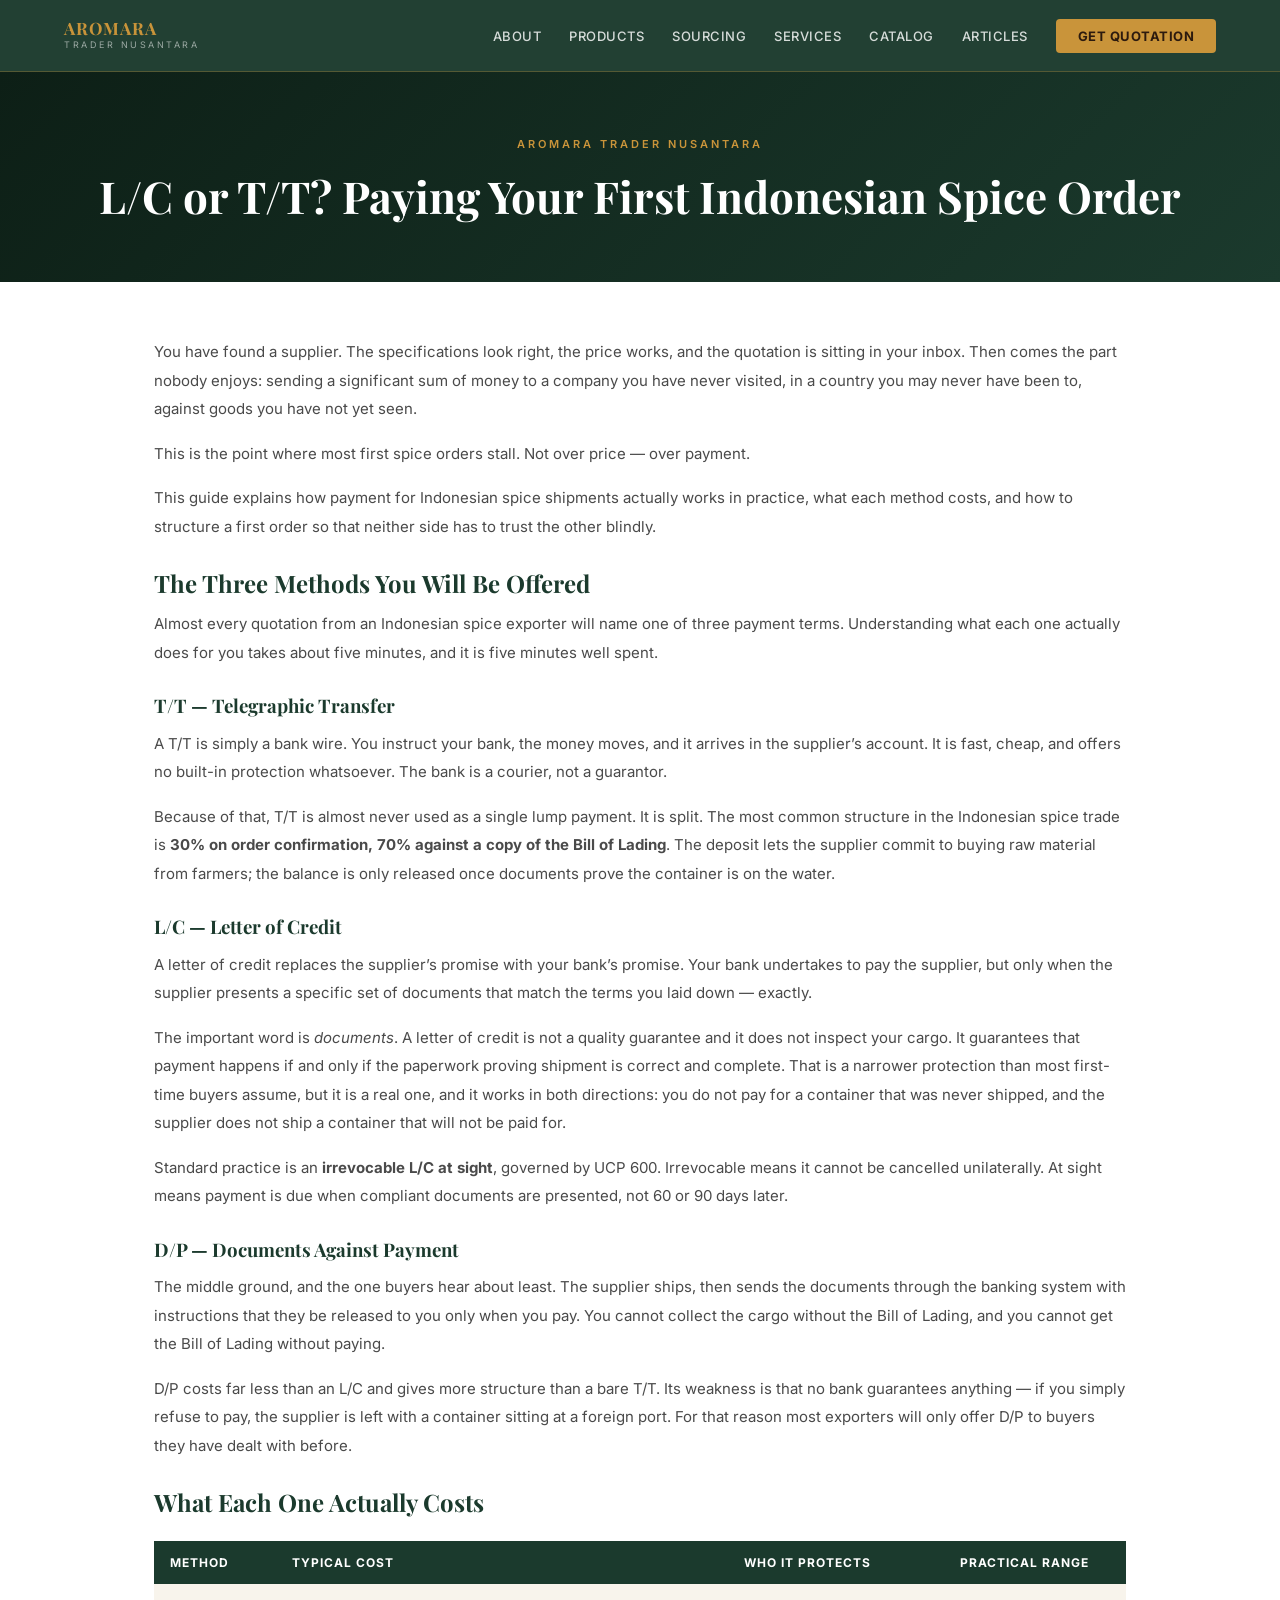
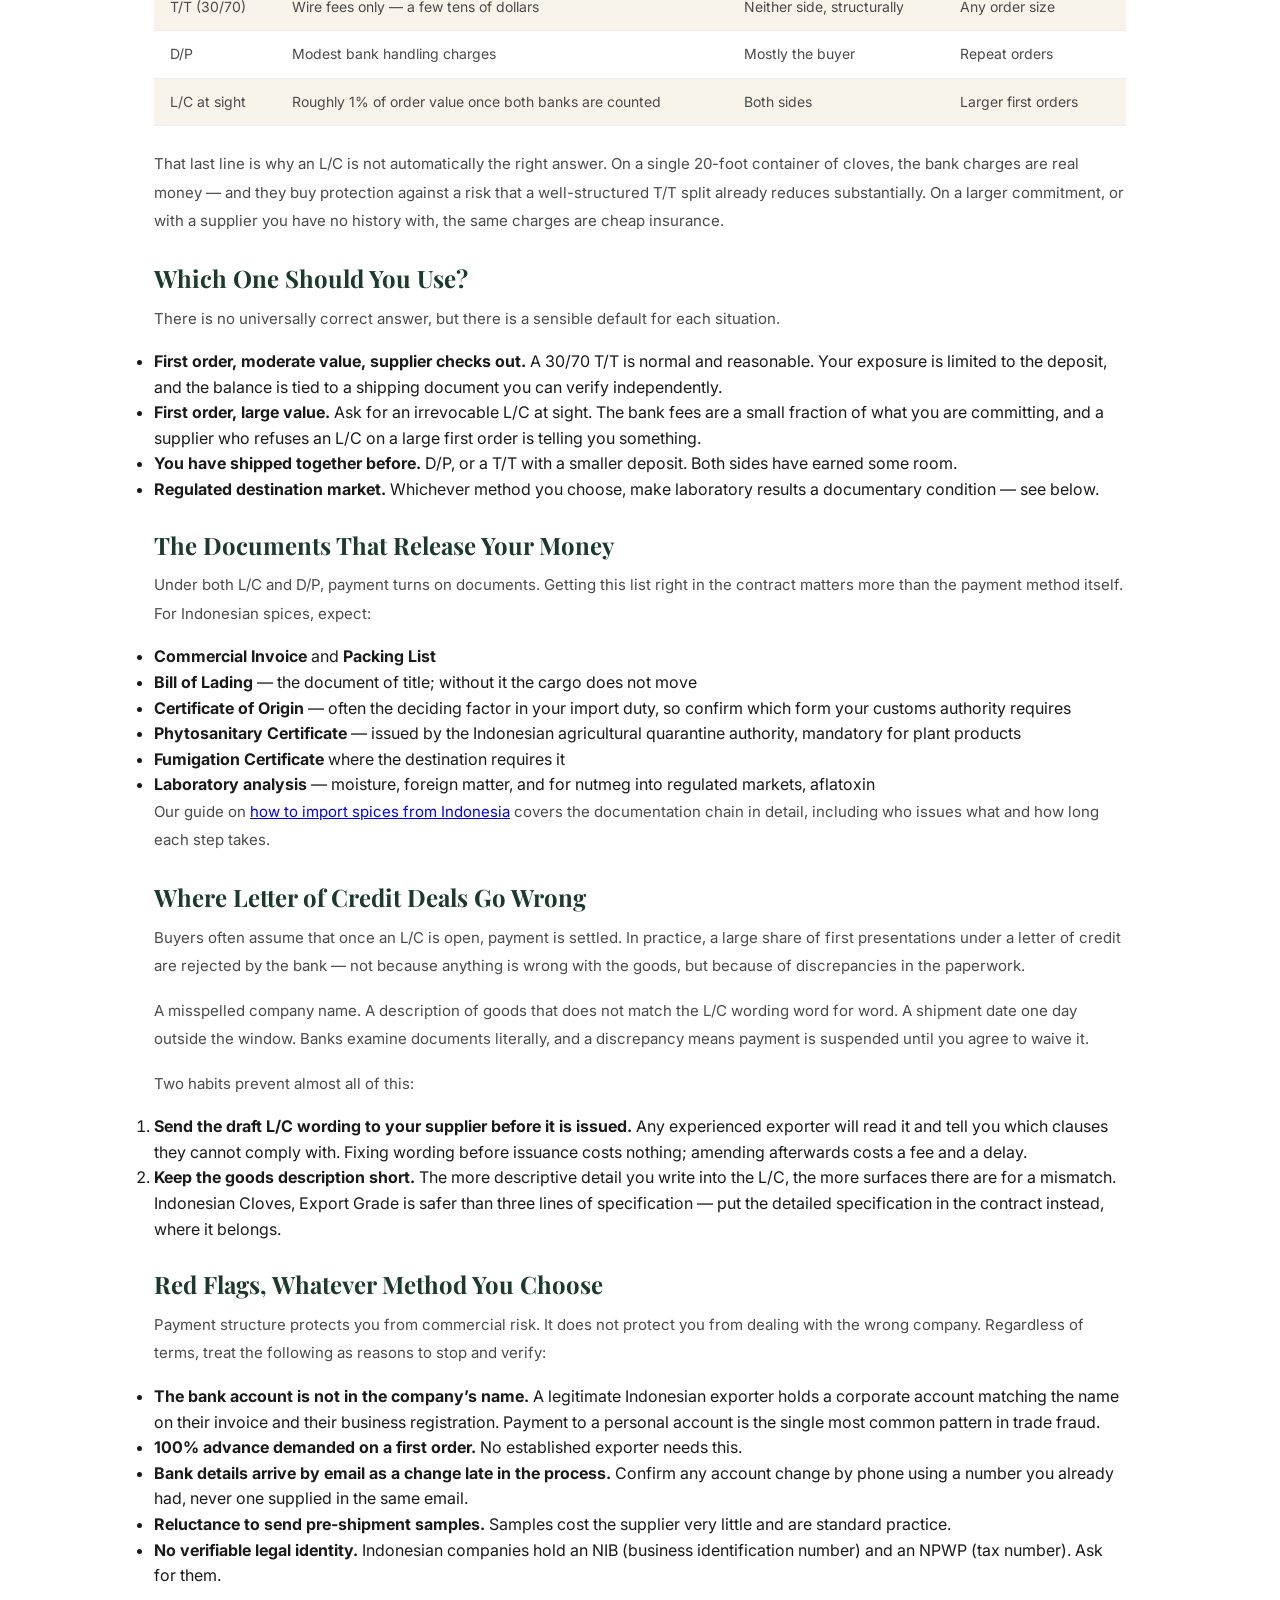
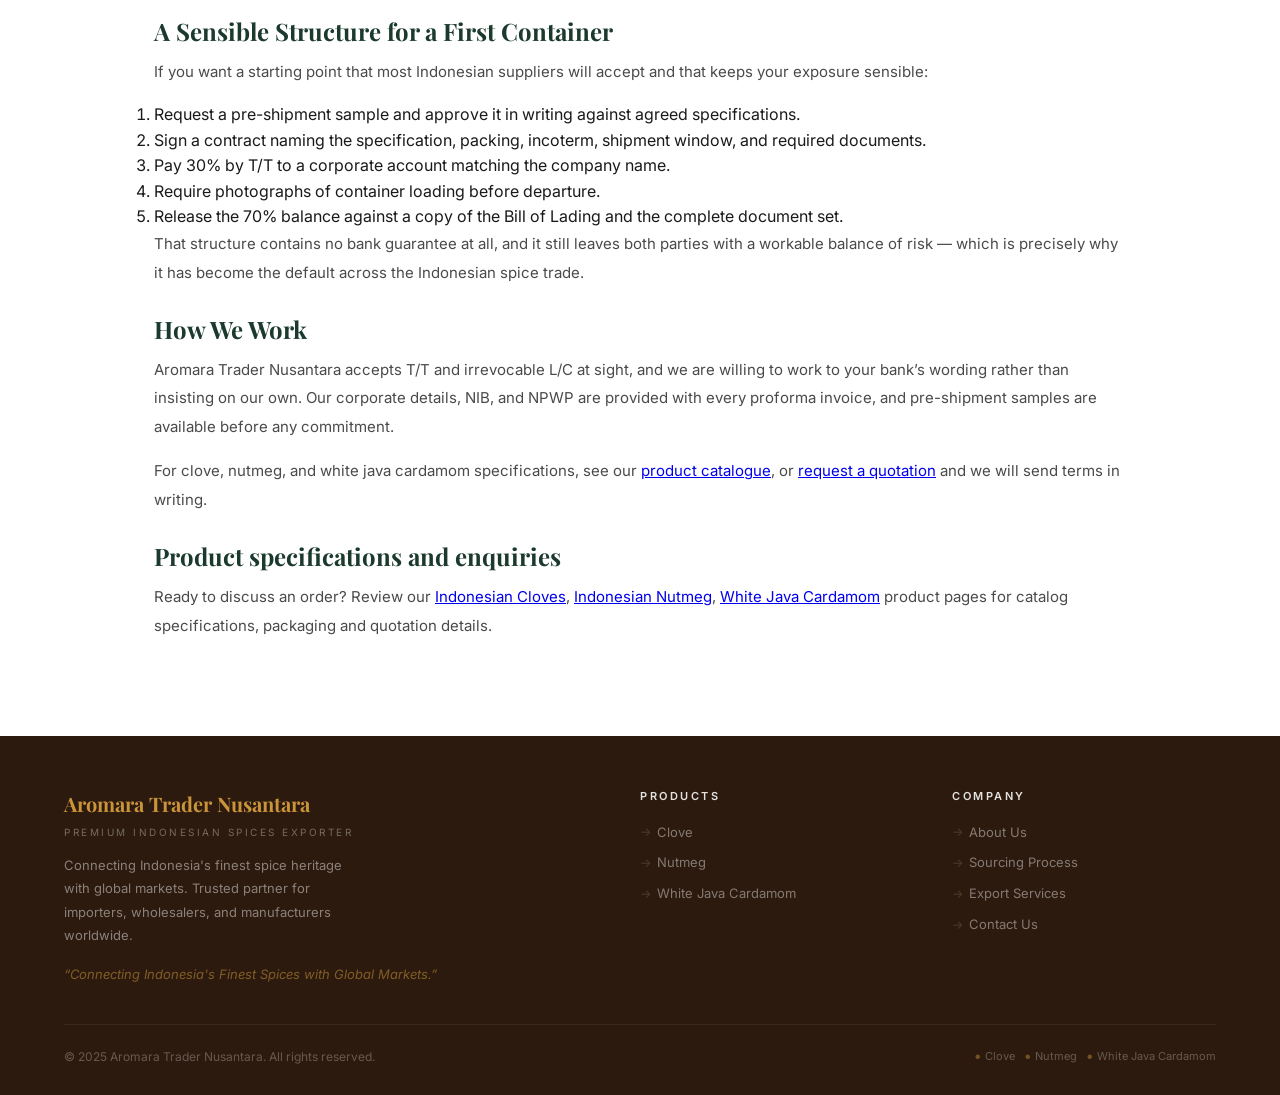
<file: 2026/09/paying-your-first-indonesian-spice-order.html>
<!DOCTYPE html>
<html class='v2' dir='ltr' lang='en' xmlns='http://www.w3.org/1999/xhtml' xmlns:b='http://www.google.com/2005/gml/b' xmlns:data='http://www.google.com/2005/gml/data' xmlns:expr='http://www.google.com/2005/gml/expr'>
<head>
<meta charset='utf-8'/>
<meta content='width=device-width, initial-scale=1, maximum-scale=5' name='viewport'/>
<meta content='text/html; charset=UTF-8' http-equiv='Content-Type'/>
<!-- Chrome, Firefox OS and Opera -->
<meta name="theme-color" content="#1B3A2D"/>
<!-- Windows Phone -->
<meta name="msapplication-navbutton-color" content="#1B3A2D"/>
<link rel="icon" href="/favicon.ico" sizes="16x16 32x32 48x48" type="image/x-icon">
<link rel="icon" href="/favicon.png" sizes="96x96" type="image/png">
<link rel="apple-touch-icon" href="/apple-touch-icon.png" sizes="180x180">
<link href='https://www.aromaranusantara.com/2026/09/paying-your-first-indonesian-spice-order.html' rel='canonical'/>

<!--Can't find substitution for tag [blog.ieCssRetrofitLinks]-->
<meta name="description" content="How buyers pay Indonesian spice suppliers: T/T deposits, letters of credit and D/P, what each costs, and how to structure a first container safely."/>
<meta content='https://www.aromaranusantara.com/2026/09/paying-your-first-indonesian-spice-order.html' property='og:url'/>
<meta property="og:title" content="L/C or T/T? Paying Your First Indonesian Spice Order"/>
<meta property="og:description" content="How buyers pay Indonesian spice suppliers: T/T deposits, letters of credit and D/P, what each costs, and how to structure a first container safely."/>
<title>L/C or T/T? Paying Your First Indonesian Spice Order</title>
<meta content='index, follow, max-snippet:-1, max-image-preview:large' name='robots'/>
<meta content='Aromara Trader Nusantara' name='author'/>
<meta content='Bali, Indonesia' name='geo.placename'/>
<meta content='ID' name='geo.region'/>
<meta content='9B5CD73E1A10007D68BF4434B691ECF2' name='msvalidate.01'/>
<meta property="og:type" content="article"/>
<meta content='https://www.aromaranusantara.com/assets/img/og-cover.jpg' property='og:image'/>
<meta content='https://www.aromaranusantara.com/assets/img/og-cover.jpg' property='og:image:secure_url'/>
<meta content='1200' property='og:image:width'/>
<meta content='630' property='og:image:height'/>
<meta content='image/jpeg' property='og:image:type'/>
<meta content='Aromara Trader Nusantara - Indonesian spice exporter' property='og:image:alt'/>
<meta content='en_US' property='og:locale'/>
<meta content='https://www.aromaranusantara.com/assets/img/og-cover.jpg' name='twitter:image'/>
<meta content='Aromara Trader Nusantara - Indonesian spice exporter' name='twitter:image:alt'/>
<meta content='Spices Indonesia' property='og:site_name'/>
<meta content='summary_large_image' name='twitter:card'/>
<meta content='True' name='HandheldFriendly'/>
<meta content='320' name='MobileOptimized'/>
<link href='https://fonts.googleapis.com/css2?family=Playfair+Display:wght@400;600;700;800&family=Inter:wght@300;400;500;600&display=swap' rel='stylesheet'/>
<style id='page-skin-1' type='text/css'><!--
*,*::before,*::after{box-sizing:border-box;margin:0;padding:0}
:root{
--green-dark:#1B3A2D;--green-mid:#2A5741;--gold:#C9943A;--gold-light:#E8B96A;
--cream:#F8F4EC;--cream-dark:#EDE8DE;--brown-dark:#2C1A0E;
--white:#FFFFFF;--text-dark:#1A1A1A;--text-mid:#4A4A4A
}
html{scroll-behavior:smooth}
body{font-family:'Inter',sans-serif;color:var(--text-dark);background:var(--white);line-height:1.6;overflow-x:hidden}
h1,h2,h3,h4{font-family:'Playfair Display',serif;line-height:1.2}
.blogger-navbar,#navbar,.navbar,.blog-posts,.post-outer,.blog-pager,.sidebar-container,#sidebar,.footer-outer,.attribution-container,#Attribution1,#header-wrapper,.header-outer{display:none!important}
#outer-wrapper,.outer-wrapper{width:100%!important;max-width:100%!important;padding:0!important;margin:0!important}
#main-wrapper{width:100%!important;max-width:100%!important;float:none!important}
/* NAV */
.arn-nav{position:fixed;top:0;left:0;right:0;z-index:1000;background:rgba(27,58,45,0.97);padding:0 5%;display:flex;align-items:center;justify-content:space-between;height:72px;border-bottom:1px solid rgba(201,148,58,0.3);transition:all 0.3s}
.arn-nav.scrolled{height:60px;background:rgba(27,58,45,1);box-shadow:0 4px 20px rgba(0,0,0,0.3)}
.arn-logo{display:flex;align-items:center;gap:12px;text-decoration:none}
.arn-logo .brand{font-family:'Playfair Display',serif;font-size:17px;font-weight:700;color:var(--gold);letter-spacing:1px;display:block;line-height:1.1}
.arn-logo .sub{font-size:9px;color:rgba(255,255,255,0.55);letter-spacing:2.5px;text-transform:uppercase;display:block}
.arn-menu{display:flex;gap:28px;list-style:none;align-items:center}
.arn-menu a{color:rgba(255,255,255,0.82);text-decoration:none;font-size:13px;font-weight:500;letter-spacing:0.5px;text-transform:uppercase;transition:color 0.2s;position:relative}
.arn-menu a::after{content:'';position:absolute;bottom:-3px;left:0;right:0;height:1px;background:var(--gold);transform:scaleX(0);transition:transform 0.2s}
.arn-menu a:hover{color:var(--gold)}
.arn-menu a:hover::after{transform:scaleX(1)}
.arn-cta-btn{background:var(--gold)!important;color:var(--brown-dark)!important;padding:9px 22px!important;border-radius:4px!important;font-weight:700!important}
.arn-cta-btn::after{display:none!important}
.arn-hamburger{display:none;flex-direction:column;gap:5px;cursor:pointer;padding:5px;background:none;border:none}
.arn-hamburger span{display:block;width:24px;height:2px;background:white;border-radius:2px}
/* HERO */
.arn-hero{min-height:100vh;position:relative;display:flex;align-items:center;overflow:hidden;background:#1B3A2D}
.arn-hero-bg{position:absolute;top:0;left:0;right:0;bottom:0;background-size:cover;background-position:center;background-attachment:scroll}
.arn-hero-overlay{position:absolute;top:0;left:0;right:0;bottom:0;background:linear-gradient(135deg,rgba(27,58,45,0.93) 0%,rgba(27,58,45,0.76) 50%,rgba(44,26,14,0.82) 100%)}
.arn-hero-content{position:relative;z-index:2;max-width:800px;margin:0 auto;padding:120px 5% 80px;text-align:center;width:100%}
.arn-hero-badge{display:inline-flex;align-items:center;gap:8px;background:rgba(201,148,58,0.15);border:1px solid rgba(201,148,58,0.4);color:var(--gold-light);padding:6px 20px;border-radius:30px;font-size:11px;letter-spacing:2.5px;text-transform:uppercase;margin-bottom:28px}
.arn-hero-badge::before{content:'';width:6px;height:6px;border-radius:50%;background:var(--gold);animation:pulse 2s infinite;flex-shrink:0}
@keyframes pulse{0%,100%{opacity:1}50%{opacity:0.3}}
.arn-hero h1{font-size:clamp(30px,5.5vw,66px);color:white;font-weight:800;margin-bottom:24px;text-shadow:0 2px 20px rgba(0,0,0,0.3)}
.arn-hero h1 span{color:var(--gold)}
.arn-hero-desc{font-size:16px;color:rgba(255,255,255,0.8);line-height:1.8;margin-bottom:40px;max-width:640px;margin-left:auto;margin-right:auto}
.arn-hero-tags{display:flex;justify-content:center;gap:16px;flex-wrap:wrap;margin-bottom:44px}
.arn-hero-tags span{font-size:11px;color:rgba(255,255,255,0.65);letter-spacing:2px;text-transform:uppercase;display:flex;align-items:center;gap:7px}
.arn-hero-tags span::before{content:'\25C6';color:var(--gold);font-size:8px}
.arn-hero-btns{display:flex;gap:16px;justify-content:center;flex-wrap:wrap}
.btn-primary{background:var(--gold);color:var(--brown-dark);padding:14px 32px;border-radius:4px;text-decoration:none;font-weight:700;font-size:14px;letter-spacing:0.5px;transition:all 0.3s;display:inline-flex;align-items:center;gap:8px}
.btn-primary:hover{background:var(--gold-light);transform:translateY(-2px);box-shadow:0 8px 28px rgba(201,148,58,0.4)}
.btn-outline{border:1.5px solid rgba(255,255,255,0.45);color:white;padding:14px 32px;border-radius:4px;text-decoration:none;font-weight:500;font-size:14px;transition:all 0.3s}
.btn-outline:hover{border-color:var(--gold);color:var(--gold)}
.arn-scroll-hint{position:absolute;bottom:36px;left:50%;transform:translateX(-50%);z-index:2;display:flex;flex-direction:column;align-items:center;gap:8px;color:rgba(255,255,255,0.4);font-size:10px;letter-spacing:2px;text-transform:uppercase;animation:scrollbounce 2s infinite}
.arn-scroll-hint::after{content:'';width:1px;height:36px;background:linear-gradient(to bottom,rgba(255,255,255,0.4),transparent)}
@keyframes scrollbounce{0%,100%{transform:translateX(-50%) translateY(0)}50%{transform:translateX(-50%) translateY(8px)}}
/* PAGE TEMPLATE */
.arn-page-wrap{padding-top:72px;min-height:80vh;background:#fff}
.arn-page-header{background:linear-gradient(135deg,#0d1f16 0%,var(--green-dark) 100%);padding:64px 5% 48px;text-align:center}
.arn-page-header h1{font-family:'Playfair Display',serif;font-size:clamp(28px,4vw,44px);color:#fff;margin-bottom:12px}
.arn-page-header .arn-page-eyebrow{font-size:11px;font-weight:600;letter-spacing:3px;text-transform:uppercase;color:var(--gold);margin-bottom:16px}
.arn-page-body{max-width:1100px;margin:0 auto;padding:56px 5% 80px}
.arn-page-body img{max-width:100%;height:auto;border-radius:8px;margin:16px 0}
.arn-page-body h1,.arn-page-body h2,.arn-page-body h3{font-family:'Playfair Display',serif;color:var(--green-dark);margin:28px 0 12px}
.arn-page-body p{color:var(--text-mid);line-height:1.9;margin-bottom:16px;font-size:15px}
.arn-page-body table{width:100%;border-collapse:collapse;margin:24px 0}
.arn-page-body th{background:var(--green-dark);color:#fff;padding:12px 16px;font-size:12px;letter-spacing:1px;text-transform:uppercase;text-align:left}
.arn-page-body td{padding:12px 16px;border-bottom:1px solid #eee;font-size:14px;color:var(--text-mid)}
.arn-page-body tr:nth-child(even) td{background:var(--cream)}
.arn-page-body style,#page-header-widget{display:none}
/* ANIMATIONS */
@keyframes fadeUp{from{opacity:0;transform:translateY(40px)}to{opacity:1;transform:translateY(0)}}
@keyframes fadeLeft{from{opacity:0;transform:translateX(-40px)}to{opacity:1;transform:translateX(0)}}
@keyframes fadeRight{from{opacity:0;transform:translateX(40px)}to{opacity:1;transform:translateX(0)}}
@keyframes scaleIn{from{opacity:0;transform:scale(0.88)}to{opacity:1;transform:scale(1)}}
@keyframes countUp{from{opacity:0;transform:translateY(20px)}to{opacity:1;transform:translateY(0)}}
@keyframes goldLine{from{width:0}to{width:36px}}
.arn-animate{opacity:0}
.arn-animate.is-visible{animation-fill-mode:both;animation-timing-function:cubic-bezier(0.22,1,0.36,1)}
.anim-fade-up.is-visible{animation-name:fadeUp}
.anim-fade-left.is-visible{animation-name:fadeLeft}
.anim-fade-right.is-visible{animation-name:fadeRight}
.anim-scale.is-visible{animation-name:scaleIn}
.anim-d1{animation-duration:0.7s}
.anim-d2{animation-duration:0.85s}
.anim-d3{animation-duration:1s}
.anim-delay-1{animation-delay:0.1s}
.anim-delay-2{animation-delay:0.2s}
.anim-delay-3{animation-delay:0.3s}
.anim-delay-4{animation-delay:0.4s}
.anim-delay-5{animation-delay:0.5s}
.anim-delay-6{animation-delay:0.6s}
.anim-delay-7{animation-delay:0.7s}
.anim-delay-8{animation-delay:0.8s}
.arn-stat .num{transition:opacity 0.4s}
/* STATS */
.arn-stats{background:#fff;padding:48px 5%;border-bottom:1px solid #ede8dc}
.arn-stats-grid{display:grid;grid-template-columns:repeat(4,1fr);gap:0;max-width:1100px;margin:0 auto}
.arn-stat{text-align:center;position:relative;padding:20px 24px;border:1px solid #ede8dc;border-radius:12px;margin:6px;background:#fff;box-shadow:0 2px 12px rgba(0,0,0,0.04)}
.arn-stat::after{display:none}
.arn-stat .num{font-family:'Playfair Display',serif;font-size:40px;font-weight:800;color:var(--green-dark);line-height:1;margin-bottom:6px}
.arn-stat .label{font-size:10px;color:var(--text-mid);letter-spacing:2px;text-transform:uppercase;font-weight:600}
/* SECTIONS */
section{padding:88px 5%}
.section-header{text-align:center;margin-bottom:60px}
.section-eyebrow{font-size:11px;letter-spacing:3px;text-transform:uppercase;color:var(--gold);margin-bottom:14px;display:flex;align-items:center;justify-content:center;gap:14px}
.section-eyebrow::before,.section-eyebrow::after{content:'';height:1px;width:36px;background:var(--gold);opacity:0.5}
.section-title{font-size:clamp(24px,4vw,44px);color:var(--green-dark);margin-bottom:18px}
.section-subtitle{font-size:15px;color:var(--text-mid);max-width:580px;margin:0 auto;line-height:1.75}
/* ABOUT */
.arn-about{background:var(--cream)}
.arn-about-inner{display:grid;grid-template-columns:1fr 1fr;gap:72px;align-items:center;max-width:1200px;margin:0 auto}
.arn-about-img-wrap{position:relative}
.arn-about-img-wrap img{width:100%;height:480px;object-fit:cover;border-radius:6px;display:block}
.arn-about-badge{position:absolute;bottom:-20px;right:-20px;background:var(--gold);color:var(--brown-dark);padding:22px;border-radius:4px;text-align:center;min-width:110px}
.arn-about-badge .big{font-family:'Playfair Display',serif;font-size:36px;font-weight:800;display:block;line-height:1}
.arn-about-badge .sm{font-size:11px;font-weight:700;letter-spacing:1.5px;text-transform:uppercase;display:block;margin-top:4px}
.arn-about-text .section-eyebrow{justify-content:flex-start}
.arn-about-text .section-eyebrow::before{display:none}
.arn-about-text .section-title{text-align:left}
.arn-about-text p{color:var(--text-mid);line-height:1.8;margin-bottom:18px;font-size:15px}
.arn-about-list{list-style:none;margin:24px 0}
.arn-about-list li{display:flex;align-items:center;gap:12px;padding:10px 0;border-bottom:1px solid rgba(0,0,0,0.06);font-size:14px;color:var(--text-dark);font-weight:500}
.arn-about-list li::before{content:'\2713';width:22px;height:22px;min-width:22px;background:var(--green-dark);color:var(--gold);border-radius:50%;display:flex;align-items:center;justify-content:center;font-size:11px;font-weight:700}
/* WHY */
.arn-why{background:white}
.arn-why-grid{display:grid;grid-template-columns:repeat(3,1fr);gap:24px;max-width:1200px;margin:0 auto}
.arn-why-card{padding:36px 28px;border:1px solid rgba(0,0,0,0.07);border-radius:6px;transition:all 0.3s;position:relative;overflow:hidden}
.arn-why-card::before{content:'';position:absolute;bottom:0;left:0;width:100%;height:3px;background:var(--gold);transform:scaleX(0);transform-origin:left;transition:transform 0.3s}
.arn-why-card:hover{transform:translateY(-6px);box-shadow:0 20px 50px rgba(0,0,0,0.08);border-color:transparent}
.arn-why-card:hover::before{transform:scaleX(1)}
.arn-why-icon{width:52px;height:52px;background:var(--cream);border-radius:12px;display:flex;align-items:center;justify-content:center;font-size:22px;margin-bottom:16px}.arn-why-icon svg{width:26px;height:26px;stroke:var(--green-dark)}
.arn-why-card h3{font-size:17px;color:var(--green-dark);margin-bottom:10px}
.arn-why-card p{font-size:14px;color:var(--text-mid);line-height:1.7}
/* PRODUCTS */
.arn-products{background:var(--green-dark);padding:88px 5%}
.arn-products .section-title{color:white}
.arn-products .section-subtitle{color:rgba(255,255,255,0.68)}
.arn-products-grid{display:grid;grid-template-columns:repeat(3,1fr);gap:24px;max-width:1200px;margin:0 auto}
.arn-product-card{background:rgba(255,255,255,0.05);border:1px solid rgba(255,255,255,0.1);border-radius:8px;overflow:hidden;transition:all 0.3s}
.arn-product-card:hover{transform:translateY(-8px);border-color:rgba(201,148,58,0.4);box-shadow:0 30px 60px rgba(0,0,0,0.3)}
.arn-product-img{width:100%;height:250px;object-fit:cover;display:block}
.arn-product-body{padding:24px 20px}
.arn-product-sci{font-size:11px;color:var(--gold);font-style:italic;margin-bottom:5px}
.arn-product-body h3{font-size:21px;color:white;margin-bottom:10px}
.arn-product-body p{font-size:13.5px;color:rgba(255,255,255,0.62);line-height:1.7;margin-bottom:16px}
.arn-product-tags{display:flex;flex-wrap:wrap;gap:6px;margin-bottom:16px}
.arn-product-tags span{font-size:11px;background:rgba(201,148,58,0.13);color:var(--gold-light);border:1px solid rgba(201,148,58,0.22);padding:4px 10px;border-radius:20px}
.arn-product-apps{border-top:1px solid rgba(255,255,255,0.09);padding-top:14px}
.arn-product-apps .al{font-size:10px;color:rgba(255,255,255,0.38);letter-spacing:2px;text-transform:uppercase;margin-bottom:6px}
.arn-product-apps .av{font-size:12px;color:rgba(255,255,255,0.58);line-height:1.6}
.arn-inquiry-bar{max-width:1200px;margin:40px auto 0;background:rgba(201,148,58,0.09);border:1px solid rgba(201,148,58,0.2);border-radius:6px;padding:24px 32px;display:flex;align-items:center;justify-content:space-between;gap:24px}
.arn-inquiry-bar p{color:rgba(255,255,255,0.82);font-size:15px}
.arn-inquiry-bar p strong{color:var(--gold)}
/* SOURCING */
.arn-sourcing{background:var(--cream)}
.arn-sourcing-inner{display:grid;grid-template-columns:1fr 1fr;gap:64px;align-items:center;max-width:1200px;margin:0 auto}
.arn-sourcing-text .section-eyebrow{justify-content:flex-start}
.arn-sourcing-text .section-eyebrow::before{display:none}
.arn-sourcing-text .section-title{text-align:left}
.arn-sourcing-text > p{color:var(--text-mid);font-size:15px;line-height:1.8;margin-bottom:8px}
.arn-steps{display:flex;flex-direction:column;margin-top:28px}
.arn-step{display:flex;gap:18px;padding:16px 0;position:relative}
.arn-step:not(:last-child)::after{content:'';position:absolute;left:15px;top:48px;bottom:0;width:1px;background:rgba(201,148,58,0.2)}
.arn-step-num{width:32px;height:32px;min-width:32px;background:var(--green-dark);color:var(--gold);border-radius:50%;display:flex;align-items:center;justify-content:center;font-size:13px;font-weight:700;font-family:'Playfair Display',serif}
.arn-step h4{font-size:15px;color:var(--green-dark);margin-bottom:3px;font-family:'Inter',sans-serif;font-weight:600}
.arn-step p{font-size:13.5px;color:var(--text-mid);line-height:1.6}
.arn-sourcing-imgs{display:grid;grid-template-columns:1fr 1fr;gap:12px}
.arn-sourcing-imgs img{width:100%;border-radius:5px;object-fit:cover;display:block}
.arn-sourcing-imgs img:first-child{grid-column:1/-1;height:220px}
.arn-sourcing-imgs img:not(:first-child){height:165px}
/* SERVICES */
.arn-services{background:white}
.arn-services-grid{display:grid;grid-template-columns:repeat(3,1fr);gap:20px;max-width:1200px;margin:0 auto}
.arn-svc{display:flex;gap:14px;align-items:flex-start;padding:20px;border:1px solid rgba(0,0,0,0.06);border-radius:6px;transition:all 0.3s}
.arn-svc:hover{border-color:var(--gold);background:var(--cream)}
.arn-svc-icon{font-size:26px;flex-shrink:0;width:36px;height:36px;display:flex;align-items:center;justify-content:center}.arn-svc-icon svg{width:28px;height:28px;stroke:var(--gold);flex-shrink:0}
.arn-svc h4{font-size:14px;color:var(--green-dark);margin-bottom:4px;font-family:'Inter',sans-serif;font-weight:600}
.arn-svc p{font-size:13px;color:var(--text-mid);line-height:1.6}
/* FOUNDERS */
.arn-founders{background:var(--cream);text-align:center}
.arn-founders-grid{display:grid;grid-template-columns:repeat(2,1fr);gap:40px;max-width:800px;margin:0 auto}
.arn-founder-card{background:white;border-radius:16px;overflow:hidden;box-shadow:0 8px 32px rgba(0,0,0,0.07);transition:transform 0.3s,box-shadow 0.3s}
.arn-founder-card:hover{transform:translateY(-6px);box-shadow:0 20px 48px rgba(0,0,0,0.12)}
.arn-founder-img-wrap{position:relative;overflow:hidden}
.arn-founder-img-wrap img{width:100%;height:320px;object-fit:cover;object-position:top;display:block;transition:transform 0.4s}
.arn-founder-card:hover .arn-founder-img-wrap img{transform:scale(1.04)}
.arn-founder-img-wrap::after{content:'';position:absolute;bottom:0;left:0;right:0;height:80px;background:linear-gradient(to top,rgba(27,58,45,0.5),transparent)}
.arn-founder-body{padding:24px 28px 28px}
.arn-founder-role{font-size:10px;font-weight:700;letter-spacing:2.5px;text-transform:uppercase;color:var(--gold);margin-bottom:8px;font-family:'Inter',sans-serif}
.arn-founder-name{font-family:'Playfair Display',serif;font-size:20px;font-weight:700;color:var(--green-dark);line-height:1.3}
.arn-founder-divider{width:36px;height:2px;background:var(--gold);margin:14px auto 0;border-radius:2px}
/* VALUES */
.arn-values{background:linear-gradient(160deg,#0e2119 0%,#1B3A2D 60%,#163024 100%);text-align:center;position:relative;overflow:hidden}
.arn-values::before{content:'';position:absolute;top:-120px;right:-120px;width:420px;height:420px;border-radius:50%;background:radial-gradient(circle,rgba(201,148,58,0.07) 0%,transparent 70%);pointer-events:none}
.arn-values::after{content:'';position:absolute;bottom:-80px;left:-80px;width:320px;height:320px;border-radius:50%;background:radial-gradient(circle,rgba(201,148,58,0.05) 0%,transparent 70%);pointer-events:none}
.arn-values .section-eyebrow{color:var(--gold)}
.arn-values .section-title{color:#fff}
.arn-values .section-subtitle{color:rgba(255,255,255,0.62)}
.arn-values-grid{display:grid;grid-template-columns:repeat(5,1fr);gap:20px;max-width:1140px;margin:0 auto;position:relative;z-index:1}
.arn-value{display:flex;flex-direction:column;align-items:center;gap:0;background:rgba(255,255,255,0.04);border:1px solid rgba(201,148,58,0.18);border-radius:16px;padding:32px 20px 28px;transition:all 0.35s;position:relative;overflow:hidden}
.arn-value::before{content:'';position:absolute;top:0;left:0;right:0;height:2px;background:linear-gradient(90deg,transparent,var(--gold),transparent);transform:scaleX(0);transition:transform 0.35s}
.arn-value:hover{background:rgba(255,255,255,0.08);border-color:rgba(201,148,58,0.45);transform:translateY(-6px);box-shadow:0 24px 48px rgba(0,0,0,0.3)}
.arn-value:hover::before{transform:scaleX(1)}
.arn-value-icon{width:68px;height:68px;background:rgba(201,148,58,0.1);border:1.5px solid rgba(201,148,58,0.25);border-radius:50%;display:flex;align-items:center;justify-content:center;margin-bottom:20px;transition:all 0.35s}
.arn-value:hover .arn-value-icon{background:rgba(201,148,58,0.18);border-color:rgba(201,148,58,0.5)}
.arn-value-icon svg{width:30px;height:30px;stroke:var(--gold);stroke-width:1.6;fill:none;stroke-linecap:round;stroke-linejoin:round}
.arn-value-name{font-family:'Playfair Display',serif;font-size:15px;font-weight:600;color:#fff;letter-spacing:0.3px;margin-bottom:10px}
.arn-value-desc{font-size:12.5px;color:rgba(255,255,255,0.52);line-height:1.7;font-family:'Inter',sans-serif}
/* INSIGHTS */
.arn-insights{background:var(--cream)}
.arn-ins-grid{display:grid;grid-template-columns:repeat(2,1fr);gap:20px;max-width:1000px;margin:0 auto}
.arn-ins-card{background:#fff;border:1px solid #e8e2d8;border-radius:12px;padding:26px 28px;text-decoration:none;display:block;transition:all .3s;position:relative;overflow:hidden}
.arn-ins-card::before{content:'';position:absolute;top:0;left:0;width:3px;height:100%;background:var(--gold);transform:scaleY(0);transform-origin:top;transition:transform .3s}
.arn-ins-card:hover{transform:translateY(-4px);box-shadow:0 16px 40px rgba(0,0,0,.08);border-color:transparent}
.arn-ins-card:hover::before{transform:scaleY(1)}
.arn-ins-tag{font-size:10px;font-weight:700;letter-spacing:2px;text-transform:uppercase;color:var(--gold);margin-bottom:10px}
.arn-ins-card h3{font-family:'Playfair Display',serif;font-size:18px;color:var(--green-dark);line-height:1.35;margin-bottom:10px}
.arn-ins-card p{font-size:13.5px;color:var(--text-mid);line-height:1.7}
.arn-ins-more{display:inline-flex;align-items:center;gap:6px;margin-top:14px;font-size:12px;font-weight:600;color:var(--gold);letter-spacing:.5px}
@media(max-width:768px){.arn-ins-grid{grid-template-columns:1fr}}
/* CONTACT */
.arn-contact{background:var(--green-dark);border-top:3px solid var(--gold)}
.arn-contact .section-title{color:white}
.arn-contact .section-subtitle{color:rgba(255,255,255,0.68)}
.arn-contact-inner{display:grid;grid-template-columns:1fr 1fr;gap:64px;max-width:1100px;margin:0 auto}
.arn-cinfo{display:flex;flex-direction:column;gap:22px}
.arn-citem{display:flex;gap:14px;align-items:flex-start}
.arn-citem-icon{width:44px;height:44px;min-width:44px;background:rgba(201,148,58,0.13);border:1px solid rgba(201,148,58,0.22);border-radius:8px;display:flex;align-items:center;justify-content:center;font-size:18px}.arn-citem-icon svg{width:20px;height:20px;stroke:var(--gold)}
.arn-citem h4{font-size:10px;color:var(--gold);letter-spacing:2px;text-transform:uppercase;margin-bottom:4px;font-family:'Inter',sans-serif;font-weight:600}
.arn-citem p,.arn-citem a{color:rgba(255,255,255,0.78);font-size:15px;text-decoration:none}
.arn-citem a:hover{color:var(--gold)}
.arn-cdivider{height:1px;background:rgba(255,255,255,0.07);margin:4px 0}
.arn-cnote{background:rgba(201,148,58,0.09);border:1px solid rgba(201,148,58,0.18);border-radius:6px;padding:20px;font-size:13.5px;color:rgba(255,255,255,0.68);line-height:1.75}
.arn-cnote strong{color:var(--gold-light)}
.arn-form{display:flex;flex-direction:column;gap:12px}
.arn-form-row{display:grid;grid-template-columns:1fr 1fr;gap:12px}
.arn-form input,.arn-form select,.arn-form textarea{width:100%;background:rgba(255,255,255,0.07);border:1px solid rgba(255,255,255,0.12);color:white;padding:13px 15px;border-radius:4px;font-family:'Inter',sans-serif;font-size:14px;transition:border 0.2s;outline:none;-webkit-appearance:none;appearance:none}
.arn-form input::placeholder,.arn-form textarea::placeholder{color:rgba(255,255,255,0.32)}
.arn-form input:focus,.arn-form select:focus,.arn-form textarea:focus{border-color:var(--gold);background:rgba(255,255,255,0.09)}
.arn-form select option{background:var(--green-dark);color:white}
.arn-form textarea{min-height:110px;resize:vertical}
.arn-form-btn{background:var(--gold);color:var(--brown-dark);padding:15px;border:none;border-radius:4px;font-family:'Inter',sans-serif;font-size:14px;font-weight:700;cursor:pointer;letter-spacing:0.5px;transition:all 0.3s;width:100%;-webkit-appearance:none}
.arn-form-btn:hover{background:var(--gold-light)}
/* FOOTER */
.arn-footer{background:var(--brown-dark);padding:52px 5% 28px}
.arn-footer-top{display:grid;grid-template-columns:2fr 1fr 1fr;gap:48px;padding-bottom:40px;border-bottom:1px solid rgba(255,255,255,0.07);max-width:1200px;margin:0 auto}
.arn-fbrand .name{font-family:'Playfair Display',serif;font-size:20px;color:var(--gold);font-weight:700;margin-bottom:4px}
.arn-fbrand .sub{font-size:10px;color:rgba(255,255,255,0.35);letter-spacing:2.5px;text-transform:uppercase;margin-bottom:14px}
.arn-fbrand p{font-size:13px;color:rgba(255,255,255,0.45);line-height:1.8;max-width:280px}
.arn-fbrand .quote{margin-top:16px;font-style:italic;font-size:13px;color:rgba(201,148,58,0.55)}
.arn-fcol h5{font-size:11px;color:rgba(255,255,255,0.88);font-weight:600;letter-spacing:2.5px;text-transform:uppercase;margin-bottom:16px;font-family:'Inter',sans-serif}
.arn-fcol ul{list-style:none;display:flex;flex-direction:column;gap:10px}
.arn-fcol ul li a{color:rgba(255,255,255,0.42);text-decoration:none;font-size:13px;transition:color 0.2s;display:flex;align-items:center;gap:6px}
.arn-fcol ul li a::before{content:'\2192';font-size:12px;opacity:0.35}
.arn-fcol ul li a:hover{color:var(--gold)}
.arn-footer-bottom{max-width:1200px;margin:22px auto 0;display:flex;justify-content:space-between;align-items:center;gap:16px;flex-wrap:wrap}
.arn-footer-bottom p{font-size:12px;color:rgba(255,255,255,0.28)}
.arn-spices{display:flex;gap:10px;flex-wrap:wrap}
.arn-spices span{font-size:11px;color:rgba(255,255,255,0.28);display:flex;align-items:center;gap:5px}
.arn-spices span::before{content:'\25CF';color:var(--gold);font-size:6px;opacity:0.45}
/* RESPONSIVE TABLET */
@media(max-width:1024px){
.arn-stats-grid{grid-template-columns:repeat(2,1fr)}
.arn-about-inner,.arn-sourcing-inner,.arn-contact-inner{grid-template-columns:1fr;gap:40px}
.arn-about-badge{bottom:16px;right:16px}
.arn-why-grid,.arn-products-grid,.arn-services-grid{grid-template-columns:repeat(2,1fr)}
.arn-values-grid{grid-template-columns:repeat(3,1fr)}
.arn-footer-top{grid-template-columns:1fr 1fr}
.arn-about-img-wrap img{height:350px}
}
/* RESPONSIVE HP */
@media(max-width:768px){
section{padding:60px 5%}
.arn-stats{padding:36px 5%}
.arn-nav{height:64px;padding:0 4%}
.arn-menu{display:none}
.arn-hamburger{display:flex}
.arn-hero-content{padding:100px 4% 70px}
.arn-why-grid,.arn-services-grid,.arn-products-grid{grid-template-columns:1fr}
.arn-stats-grid{grid-template-columns:repeat(2,1fr);gap:20px}
.arn-stat .num{font-size:34px}
.arn-form-row{grid-template-columns:1fr}
.arn-footer-top{grid-template-columns:1fr;gap:24px}
.arn-inquiry-bar{flex-direction:column;text-align:center}
.arn-about-img-wrap img{height:280px}
.arn-sourcing-imgs img:first-child{height:180px}
.arn-sourcing-imgs img:not(:first-child){height:140px}
.arn-founders-grid{grid-template-columns:repeat(2,1fr);gap:16px;max-width:100%}
.arn-founder-img-wrap img{height:200px}
.arn-founder-body{padding:16px 14px 18px}
.arn-founder-name{font-size:14px}
.arn-values-grid{display:grid;grid-template-columns:repeat(2,1fr);gap:16px;overflow:hidden;position:relative}
.arn-value{scroll-snap-align:start;transition:opacity 0.4s,transform 0.4s}
.arn-value.val-hidden{opacity:0;pointer-events:none;position:absolute;visibility:hidden}
.arn-contact-inner{grid-template-columns:1fr}
.arn-footer-top{grid-template-columns:1fr}
}
/* RESPONSIVE HP KECIL */
@media(max-width:480px){
.arn-hero-btns{flex-direction:column;align-items:center}
.arn-hero-btns a{width:100%;text-align:center;justify-content:center}
.arn-hero-tags{gap:10px}
.arn-stats-grid{grid-template-columns:1fr 1fr}
.arn-footer-bottom{flex-direction:column;text-align:center}
}
/* ===== PRODUCT CATALOG PAGE ===== */
.cat-wrap{
--green:#1B3A2D;--green-light:#2a5040;--gold:#C9943A;--gold-light:#E8B96A;
--cream:#F8F4EC;--cream-dark:#EDE8DC;--brown:#2C1A0E;--text:#3a3a3a;--text-mid:#666;
}
.cat-wrap{font-family:'Inter',sans-serif;color:var(--text);background:#fff;max-width:1100px;margin:0 auto;padding:0 20px 80px}
/* HERO HEADER */
.cat-hero{background:linear-gradient(135deg,#0d1f16 0%,var(--green) 60%,#2a4a38 100%);padding:64px 48px;border-radius:16px;margin:32px 0 56px;text-align:center;position:relative;overflow:hidden}
.cat-hero::before{content:'';position:absolute;top:-80px;right:-80px;width:360px;height:360px;border-radius:50%;background:radial-gradient(circle,rgba(201,148,58,0.12) 0%,transparent 70%);pointer-events:none}
.cat-hero::after{content:'';position:absolute;bottom:-60px;left:-60px;width:280px;height:280px;border-radius:50%;background:radial-gradient(circle,rgba(201,148,58,0.08) 0%,transparent 70%);pointer-events:none}
.cat-hero-eyebrow{font-size:11px;font-weight:600;letter-spacing:3px;text-transform:uppercase;color:var(--gold);margin-bottom:16px}
.cat-hero h2{font-family:'Playfair Display',serif;font-size:48px;font-weight:800;color:#fff;line-height:1.2;margin-bottom:16px}
.cat-hero h2 span{color:var(--gold)}
.cat-hero-sub{font-size:16px;color:rgba(255,255,255,0.65);max-width:560px;margin:0 auto 32px;line-height:1.7}
.cat-hero-meta{display:flex;justify-content:center;gap:32px;flex-wrap:wrap}
.cat-hero-meta-item{display:flex;flex-direction:column;align-items:center;gap:4px}
.cat-hero-meta-item .val{font-family:'Playfair Display',serif;font-size:26px;font-weight:700;color:var(--gold)}
.cat-hero-meta-item .lbl{font-size:11px;color:rgba(255,255,255,0.5);letter-spacing:1.5px;text-transform:uppercase}
/* SECTION LABEL */
.cat-section-label{display:flex;align-items:center;gap:12px;margin-bottom:40px}
.cat-section-label::before,.cat-section-label::after{content:'';flex:1;height:1px;background:var(--cream-dark)}
.cat-section-label span{font-size:11px;font-weight:700;letter-spacing:3px;text-transform:uppercase;color:var(--gold);white-space:nowrap}
/* PRODUCT CARD */
.cat-product{background:#fff;border:1px solid #e8e2d8;border-radius:16px;overflow:hidden;margin-bottom:40px;box-shadow:0 4px 24px rgba(0,0,0,0.06)}
.cat-product-inner{display:grid;grid-template-columns:340px 1fr;min-height:380px}
.cat-product-inner.reverse{direction:rtl}
.cat-product-inner.reverse > *{direction:ltr}
.cat-product-img-wrap{position:relative;overflow:hidden;background:var(--cream)}
.cat-product-img-wrap img{width:100%;height:100%;object-fit:cover;display:block;min-height:340px}
.cat-product-badge{position:absolute;top:20px;left:20px;background:var(--gold);color:var(--brown);font-size:10px;font-weight:700;letter-spacing:2px;text-transform:uppercase;padding:6px 14px;border-radius:20px}
.cat-product-num{position:absolute;bottom:20px;right:20px;font-family:'Playfair Display',serif;font-size:64px;font-weight:800;color:rgba(255,255,255,0.15);line-height:1}
.cat-product-body{padding:40px 44px;display:flex;flex-direction:column;justify-content:space-between}
.cat-product-sci{font-size:12px;color:var(--gold);font-style:italic;letter-spacing:0.5px;margin-bottom:8px}
.cat-product-name{font-family:'Playfair Display',serif;font-size:32px;font-weight:700;color:var(--green);margin-bottom:6px;line-height:1.2}
.cat-product-origin{font-size:12px;color:var(--text-mid);letter-spacing:1px;text-transform:uppercase;margin-bottom:16px;display:flex;align-items:center;gap:6px}
.cat-product-origin::before{content:'';width:20px;height:1px;background:var(--gold)}
.cat-product-desc{font-size:14px;color:var(--text-mid);line-height:1.8;margin-bottom:24px}
.cat-spec-grid{display:grid;grid-template-columns:repeat(2,1fr);gap:10px;margin-bottom:24px}
.cat-spec{background:var(--cream);border-radius:8px;padding:12px 16px}
.cat-spec-label{font-size:10px;font-weight:600;color:var(--gold);letter-spacing:1.5px;text-transform:uppercase;margin-bottom:4px}
.cat-spec-val{font-size:13px;font-weight:600;color:var(--green);font-family:'Inter',sans-serif}
.cat-product-tags{display:flex;flex-wrap:wrap;gap:6px;margin-bottom:20px}
.cat-product-tags span{font-size:11px;color:var(--green);border:1px solid rgba(27,58,45,0.2);padding:4px 12px;border-radius:20px;font-weight:500}
.cat-product-apps{font-size:12px;color:var(--text-mid);line-height:1.6}
.cat-product-apps strong{color:var(--green);display:block;margin-bottom:3px;font-size:10px;letter-spacing:1px;text-transform:uppercase}
/* SPECS TABLE */
.cat-specs-section{background:var(--cream);border-radius:16px;padding:40px;margin-bottom:40px}
.cat-specs-section h3{font-family:'Playfair Display',serif;font-size:22px;color:var(--green);margin-bottom:24px;text-align:center}
.cat-specs-table{width:100%;border-collapse:collapse}
.cat-specs-table thead th{background:var(--green);color:#fff;font-size:11px;font-weight:600;letter-spacing:1.5px;text-transform:uppercase;padding:14px 20px;text-align:left}
.cat-specs-table thead th:first-child{border-radius:8px 0 0 0}
.cat-specs-table thead th:last-child{border-radius:0 8px 0 0}
.cat-specs-table tbody tr{border-bottom:1px solid rgba(0,0,0,0.06)}
.cat-specs-table tbody tr:last-child{border-bottom:none}
.cat-specs-table tbody tr:nth-child(even){background:rgba(255,255,255,0.6)}
.cat-specs-table td{padding:14px 20px;font-size:13px;color:var(--text)}
.cat-specs-table td:first-child{font-weight:600;color:var(--green);width:200px}
.cat-specs-table .check{color:var(--gold);font-weight:700}
/* CERTIFICATIONS */
.cat-certs{display:grid;grid-template-columns:repeat(4,1fr);gap:20px;margin-bottom:48px}
.cat-cert{background:#fff;border:1px solid #e8e2d8;border-radius:12px;padding:24px 20px;text-align:center;box-shadow:0 2px 12px rgba(0,0,0,0.04)}
.cat-cert-icon{width:48px;height:48px;background:rgba(201,148,58,0.1);border-radius:50%;display:flex;align-items:center;justify-content:center;margin:0 auto 12px}
.cat-cert-icon svg{width:24px;height:24px;stroke:var(--gold);stroke-width:1.6;fill:none;stroke-linecap:round;stroke-linejoin:round}
.cat-cert-name{font-size:13px;font-weight:700;color:var(--green);margin-bottom:4px}
.cat-cert-desc{font-size:11px;color:var(--text-mid);line-height:1.5}
/* ORDERING */
.cat-order{background:linear-gradient(135deg,var(--green) 0%,#2a4a38 100%);border-radius:16px;padding:48px;display:grid;grid-template-columns:1fr 1fr;gap:48px;align-items:center;margin-bottom:40px}
.cat-order h3{font-family:'Playfair Display',serif;font-size:28px;color:#fff;margin-bottom:12px}
.cat-order p{font-size:14px;color:rgba(255,255,255,0.65);line-height:1.8;margin-bottom:24px}
.cat-order-steps{display:flex;flex-direction:column;gap:16px}
.cat-order-step{display:flex;gap:16px;align-items:flex-start}
.cat-order-step-num{width:32px;height:32px;min-width:32px;background:var(--gold);color:var(--brown);border-radius:50%;display:flex;align-items:center;justify-content:center;font-size:13px;font-weight:700;font-family:'Playfair Display',serif}
.cat-order-step-text h4{font-size:13px;font-weight:600;color:#fff;margin-bottom:2px}
.cat-order-step-text p{font-size:12px;color:rgba(255,255,255,0.55);line-height:1.5}
.cat-contact-box{background:rgba(255,255,255,0.06);border:1px solid rgba(201,148,58,0.25);border-radius:12px;padding:28px}
.cat-contact-box h4{font-family:'Playfair Display',serif;font-size:18px;color:var(--gold);margin-bottom:20px}
.cat-contact-item{display:flex;gap:12px;align-items:flex-start;margin-bottom:16px}
.cat-contact-item:last-child{margin-bottom:0}
.cat-contact-icon{width:36px;height:36px;min-width:36px;background:rgba(201,148,58,0.12);border-radius:8px;display:flex;align-items:center;justify-content:center}
.cat-contact-icon svg{width:16px;height:16px;stroke:var(--gold);stroke-width:1.8;fill:none;stroke-linecap:round;stroke-linejoin:round}
.cat-contact-item-label{font-size:10px;font-weight:600;letter-spacing:1.5px;text-transform:uppercase;color:rgba(255,255,255,0.4);margin-bottom:2px}
.cat-contact-item-val{font-size:13px;color:rgba(255,255,255,0.85);font-weight:500}
/* FOOTER */
.cat-footer{text-align:center;padding:32px;background:var(--cream);border-radius:12px}
.cat-footer-brand{font-family:'Playfair Display',serif;font-size:20px;font-weight:700;color:var(--green);margin-bottom:4px}
.cat-footer-brand span{color:var(--gold)}
.cat-footer-tagline{font-size:12px;color:var(--text-mid);letter-spacing:2px;text-transform:uppercase;margin-bottom:16px}
.cat-footer-note{font-size:11px;color:var(--text-mid);line-height:1.7}
/* RESPONSIVE */
@media(max-width:768px){
.cat-hero{padding:40px 24px}
.cat-hero h2{font-size:30px}
.cat-hero-meta{gap:20px}
.cat-product-inner,.cat-product-inner.reverse{grid-template-columns:1fr;direction:ltr}
.cat-product-img-wrap img{min-height:240px;height:240px}
.cat-product-body{padding:24px}
.cat-product-name{font-size:24px}
.cat-spec-grid{grid-template-columns:repeat(2,1fr)}
.cat-specs-section{padding:24px 16px}
.cat-specs-table td,.cat-specs-table th{padding:10px 12px;font-size:12px}
.cat-certs{grid-template-columns:repeat(2,1fr)}
.cat-order{grid-template-columns:1fr;padding:28px 24px;gap:28px}
.cat-wrap{padding:0 12px 48px}
}

-->
/* tabel menggulir di dalam kotaknya sendiri, jangan mendorong halaman */
.arn-table-scroll{width:100%;max-width:100%;overflow-x:auto;-webkit-overflow-scrolling:touch;margin:24px 0}
.arn-table-scroll table{margin:0;min-width:520px}
html,body{max-width:100%;overflow-x:hidden}
</style>
<noscript></noscript>
<script type="application/ld+json">
{
  "@context": "https://schema.org",
  "@type": "Article",
  "headline": "L/C or T/T? Paying Your First Indonesian Spice Order",
  "description": "How buyers pay Indonesian spice suppliers: T/T deposits, letters of credit and D/P, what each costs, and how to structure a first container safely.",
  "image": [
    "https://www.aromaranusantara.com/assets/img/og-cover.jpg"
  ],
  "datePublished": "2026-09-04T10:00:00Z",
  "dateModified": "2026-09-04T10:00:00Z",
  "author": {
    "@type": "Organization",
    "name": "Aromara Trader Nusantara",
    "url": "https://www.aromaranusantara.com/"
  },
  "publisher": {
    "@type": "Organization",
    "name": "Aromara Trader Nusantara",
    "url": "https://www.aromaranusantara.com/",
    "logo": {
      "@type": "ImageObject",
      "url": "https://www.aromaranusantara.com/assets/img/logo.png"
    }
  },
  "mainEntityOfPage": {
    "@type": "WebPage",
    "@id": "https://www.aromaranusantara.com/2026/09/paying-your-first-indonesian-spice-order.html"
  },
  "inLanguage": "en"
}
</script>
<meta name="twitter:title" content="L/C or T/T? Paying Your First Indonesian Spice Order"/>
<meta name="twitter:description" content="How buyers pay Indonesian spice suppliers: T/T deposits, letters of credit and D/P, what each costs, and how to structure a first container safely."/>
</head>
<body>
<nav class='arn-nav' id='arnNav'>
<a class='arn-logo' href='/'>
<div>
<span class='brand'>AROMARA</span>
<span class='sub'>Trader Nusantara</span>
</div>
</a>
<ul class='arn-menu' id='arnMenu'>
<li><a href='/#about'>About</a></li>
<li><a href='/#products'>Products</a></li>
<li><a href='/#sourcing'>Sourcing</a></li>
<li><a href='/#services'>Services</a></li>
<li><a href='/#catalog'>Catalog</a></li>
<li><a href='/articles.html'>Articles</a></li>
<li><a class='arn-cta-btn' href='/#contact'>Get Quotation</a></li>
</ul>
<button aria-label='Menu' class='arn-hamburger' id='arnHamburger'>
<span></span>
<span></span>
<span></span>
</button>
</nav>
<!-- PAGE / POST CONTENT (Blog widget di level atas) -->
<div class='main section' id='main'><div class='widget Blog' data-version='2' id='Blog1'>
<div class='arn-page-wrap'>
<div class='arn-page-header'>
<div class='arn-page-eyebrow'>Aromara Trader Nusantara</div>
<h1>L/C or T/T? Paying Your First Indonesian Spice Order</h1>
</div>
<div class='arn-page-body'>
<article class='arn-post'>
<p>You have found a supplier. The specifications look right, the price works, and the quotation is sitting in your inbox. Then comes the part nobody enjoys: sending a significant sum of money to a company you have never visited, in a country you may never have been to, against goods you have not yet seen.</p>

<p>This is the point where most first spice orders stall. Not over price &#8212; over payment.</p>

<p>This guide explains how payment for Indonesian spice shipments actually works in practice, what each method costs, and how to structure a first order so that neither side has to trust the other blindly.</p>

<h2>The Three Methods You Will Be Offered</h2>

<p>Almost every quotation from an Indonesian spice exporter will name one of three payment terms. Understanding what each one actually does for you takes about five minutes, and it is five minutes well spent.</p>

<h3>T/T &#8212; Telegraphic Transfer</h3>

<p>A T/T is simply a bank wire. You instruct your bank, the money moves, and it arrives in the supplier&#8217;s account. It is fast, cheap, and offers no built-in protection whatsoever. The bank is a courier, not a guarantor.</p>

<p>Because of that, T/T is almost never used as a single lump payment. It is split. The most common structure in the Indonesian spice trade is <strong>30% on order confirmation, 70% against a copy of the Bill of Lading</strong>. The deposit lets the supplier commit to buying raw material from farmers; the balance is only released once documents prove the container is on the water.</p>

<h3>L/C &#8212; Letter of Credit</h3>

<p>A letter of credit replaces the supplier&#8217;s promise with your bank&#8217;s promise. Your bank undertakes to pay the supplier, but only when the supplier presents a specific set of documents that match the terms you laid down &#8212; exactly.</p>

<p>The important word is <em>documents</em>. A letter of credit is not a quality guarantee and it does not inspect your cargo. It guarantees that payment happens if and only if the paperwork proving shipment is correct and complete. That is a narrower protection than most first-time buyers assume, but it is a real one, and it works in both directions: you do not pay for a container that was never shipped, and the supplier does not ship a container that will not be paid for.</p>

<p>Standard practice is an <strong>irrevocable L/C at sight</strong>, governed by UCP 600. Irrevocable means it cannot be cancelled unilaterally. At sight means payment is due when compliant documents are presented, not 60 or 90 days later.</p>

<h3>D/P &#8212; Documents Against Payment</h3>

<p>The middle ground, and the one buyers hear about least. The supplier ships, then sends the documents through the banking system with instructions that they be released to you only when you pay. You cannot collect the cargo without the Bill of Lading, and you cannot get the Bill of Lading without paying.</p>

<p>D/P costs far less than an L/C and gives more structure than a bare T/T. Its weakness is that no bank guarantees anything &#8212; if you simply refuse to pay, the supplier is left with a container sitting at a foreign port. For that reason most exporters will only offer D/P to buyers they have dealt with before.</p>

<h2>What Each One Actually Costs</h2>

<div class='arn-table-scroll'><table>
<tr><th>Method</th><th>Typical cost</th><th>Who it protects</th><th>Practical range</th></tr>
<tr><td>T/T (30/70)</td><td>Wire fees only &#8212; a few tens of dollars</td><td>Neither side, structurally</td><td>Any order size</td></tr>
<tr><td>D/P</td><td>Modest bank handling charges</td><td>Mostly the buyer</td><td>Repeat orders</td></tr>
<tr><td>L/C at sight</td><td>Roughly 1% of order value once both banks are counted</td><td>Both sides</td><td>Larger first orders</td></tr>
</table></div>

<p>That last line is why an L/C is not automatically the right answer. On a single 20-foot container of cloves, the bank charges are real money &#8212; and they buy protection against a risk that a well-structured T/T split already reduces substantially. On a larger commitment, or with a supplier you have no history with, the same charges are cheap insurance.</p>

<h2>Which One Should You Use?</h2>

<p>There is no universally correct answer, but there is a sensible default for each situation.</p>

<ul>
<li><strong>First order, moderate value, supplier checks out.</strong> A 30/70 T/T is normal and reasonable. Your exposure is limited to the deposit, and the balance is tied to a shipping document you can verify independently.</li>
<li><strong>First order, large value.</strong> Ask for an irrevocable L/C at sight. The bank fees are a small fraction of what you are committing, and a supplier who refuses an L/C on a large first order is telling you something.</li>
<li><strong>You have shipped together before.</strong> D/P, or a T/T with a smaller deposit. Both sides have earned some room.</li>
<li><strong>Regulated destination market.</strong> Whichever method you choose, make laboratory results a documentary condition &#8212; see below.</li>
</ul>

<h2>The Documents That Release Your Money</h2>

<p>Under both L/C and D/P, payment turns on documents. Getting this list right in the contract matters more than the payment method itself. For Indonesian spices, expect:</p>

<ul>
<li><strong>Commercial Invoice</strong> and <strong>Packing List</strong></li>
<li><strong>Bill of Lading</strong> &#8212; the document of title; without it the cargo does not move</li>
<li><strong>Certificate of Origin</strong> &#8212; often the deciding factor in your import duty, so confirm which form your customs authority requires</li>
<li><strong>Phytosanitary Certificate</strong> &#8212; issued by the Indonesian agricultural quarantine authority, mandatory for plant products</li>
<li><strong>Fumigation Certificate</strong> where the destination requires it</li>
<li><strong>Laboratory analysis</strong> &#8212; moisture, foreign matter, and for nutmeg into regulated markets, aflatoxin</li>
</ul>

<p>Our guide on <a href='/2026/08/how-to-import-spices-from-indonesia.html'>how to import spices from Indonesia</a> covers the documentation chain in detail, including who issues what and how long each step takes.</p>

<h2>Where Letter of Credit Deals Go Wrong</h2>

<p>Buyers often assume that once an L/C is open, payment is settled. In practice, a large share of first presentations under a letter of credit are rejected by the bank &#8212; not because anything is wrong with the goods, but because of discrepancies in the paperwork.</p>

<p>A misspelled company name. A description of goods that does not match the L/C wording word for word. A shipment date one day outside the window. Banks examine documents literally, and a discrepancy means payment is suspended until you agree to waive it.</p>

<p>Two habits prevent almost all of this:</p>

<ol>
<li><strong>Send the draft L/C wording to your supplier before it is issued.</strong> Any experienced exporter will read it and tell you which clauses they cannot comply with. Fixing wording before issuance costs nothing; amending afterwards costs a fee and a delay.</li>
<li><strong>Keep the goods description short.</strong> The more descriptive detail you write into the L/C, the more surfaces there are for a mismatch. Indonesian Cloves, Export Grade is safer than three lines of specification &#8212; put the detailed specification in the contract instead, where it belongs.</li>
</ol>

<h2>Red Flags, Whatever Method You Choose</h2>

<p>Payment structure protects you from commercial risk. It does not protect you from dealing with the wrong company. Regardless of terms, treat the following as reasons to stop and verify:</p>

<ul>
<li><strong>The bank account is not in the company&#8217;s name.</strong> A legitimate Indonesian exporter holds a corporate account matching the name on their invoice and their business registration. Payment to a personal account is the single most common pattern in trade fraud.</li>
<li><strong>100% advance demanded on a first order.</strong> No established exporter needs this.</li>
<li><strong>Bank details arrive by email as a change late in the process.</strong> Confirm any account change by phone using a number you already had, never one supplied in the same email.</li>
<li><strong>Reluctance to send pre-shipment samples.</strong> Samples cost the supplier very little and are standard practice.</li>
<li><strong>No verifiable legal identity.</strong> Indonesian companies hold an NIB (business identification number) and an NPWP (tax number). Ask for them.</li>
</ul>

<h2>A Sensible Structure for a First Container</h2>

<p>If you want a starting point that most Indonesian suppliers will accept and that keeps your exposure sensible:</p>

<ol>
<li>Request a pre-shipment sample and approve it in writing against agreed specifications.</li>
<li>Sign a contract naming the specification, packing, incoterm, shipment window, and required documents.</li>
<li>Pay 30% by T/T to a corporate account matching the company name.</li>
<li>Require photographs of container loading before departure.</li>
<li>Release the 70% balance against a copy of the Bill of Lading and the complete document set.</li>
</ol>

<p>That structure contains no bank guarantee at all, and it still leaves both parties with a workable balance of risk &#8212; which is precisely why it has become the default across the Indonesian spice trade.</p>

<h2>How We Work</h2>

<p>Aromara Trader Nusantara accepts T/T and irrevocable L/C at sight, and we are willing to work to your bank&#8217;s wording rather than insisting on our own. Our corporate details, NIB, and NPWP are provided with every proforma invoice, and pre-shipment samples are available before any commitment.</p>

<p>For clove, nutmeg, and white java cardamom specifications, see our <a href='/p/roduct-catalog.html'>product catalogue</a>, or <a href='/#contact'>request a quotation</a> and we will send terms in writing.</p>
<h2>Product specifications and enquiries</h2><p>Ready to discuss an order? Review our <a href="/products/indonesian-cloves.html">Indonesian Cloves</a>, <a href="/products/indonesian-nutmeg.html">Indonesian Nutmeg</a>, <a href="/products/white-java-cardamom.html">White Java Cardamom</a> product pages for catalog specifications, packaging and quotation details.</p></article>
</div>
</div>
</div></div>
<!-- FOOTER -->
<footer class='arn-footer'>
<div class='arn-footer-top'>
<div class='arn-fbrand'>
<div class='name'>Aromara Trader Nusantara</div>
<div class='sub'>Premium Indonesian Spices Exporter</div>
<p>Connecting Indonesia's finest spice heritage with global markets. Trusted partner for importers, wholesalers, and manufacturers worldwide.</p>
<div class='quote'>&#8220;Connecting Indonesia's Finest Spices with Global Markets.&#8221;</div>
</div>
<div class='arn-fcol'>
<h5>Products</h5>
<ul>
<li><a href='/products/indonesian-cloves.html'>Clove</a></li>
<li><a href='/products/indonesian-nutmeg.html'>Nutmeg</a></li>
<li><a href='/products/white-java-cardamom.html'>White Java Cardamom</a></li>
</ul>
</div>
<div class='arn-fcol'>
<h5>Company</h5>
<ul>
<li><a href='/#about'>About Us</a></li>
<li><a href='/#sourcing'>Sourcing Process</a></li>
<li><a href='/#services'>Export Services</a></li>
<li><a href='/#contact'>Contact Us</a></li>
</ul>
</div>
</div>
<div class='arn-footer-bottom'>
<p>&#169; 2025 Aromara Trader Nusantara. All rights reserved.</p>
<div class='arn-spices'>
<span>Clove</span>
<span>Nutmeg</span>
<span>White Java Cardamom</span>
</div>
</div>
</footer>
<script>
//<![CDATA[
(function(){
  var nav = document.getElementById('arnNav');
  var hb = document.getElementById('arnHamburger');
  var mn = document.getElementById('arnMenu');
  var menuOpen = false;

  if(nav){
    window.addEventListener('scroll', function(){
      nav.classList[window.scrollY > 50 ? 'add' : 'remove']('scrolled');
    });
  }

  document.querySelectorAll('a[href^="#"]').forEach(function(a){
    a.addEventListener('click', function(e){
      var href = this.getAttribute('href');
      var target = document.querySelector(href);
      if(target){
        e.preventDefault();
        if(menuOpen){ closeMenu(); }
        setTimeout(function(){
          target.scrollIntoView({behavior:'smooth', block:'start'});
        }, 50);
      }
    });
  });

  function openMenu(){
    menuOpen = true;
    mn.style.cssText = 'display:flex;flex-direction:column;position:fixed;top:64px;left:0;right:0;background:rgba(27,58,45,0.98);padding:24px 5%;gap:18px;z-index:999;';
  }
  function closeMenu(){
    menuOpen = false;
    mn.style.cssText = '';
    if(window.innerWidth > 768){ mn.style.display = ''; }
  }

  if(hb){
    hb.addEventListener('click', function(){
      menuOpen ? closeMenu() : openMenu();
    });
  }

  window.addEventListener('resize', function(){
    if(window.innerWidth > 768){ closeMenu(); }
  });
})();
//]]>
</script>
<script>
//<![CDATA[
(function(){
  /* === SCROLL ANIMATIONS === */
  var animMap = [
    ['.section-header',          'arn-animate anim-fade-up anim-d2'],
    ['.arn-stat',                'arn-animate anim-scale anim-d2'],
    ['.arn-about-img-wrap',      'arn-animate anim-fade-left anim-d3'],
    ['.arn-about-text',          'arn-animate anim-fade-right anim-d3'],
    ['.arn-why-card',            'arn-animate anim-fade-up anim-d2'],
    ['.arn-product-card',        'arn-animate anim-fade-up anim-d3'],
    ['.arn-step',                'arn-animate anim-fade-left anim-d2'],
    ['.arn-sourcing-imgs',       'arn-animate anim-fade-right anim-d3'],
    ['.arn-svc',                 'arn-animate anim-fade-up anim-d2'],
    ['.arn-value',               'arn-animate anim-scale anim-d2'],
    ['.arn-founder-card',        'arn-animate anim-fade-up anim-d3'],
    ['.arn-citem',               'arn-animate anim-fade-up anim-d2'],
    ['.arn-inquiry-bar',         'arn-animate anim-fade-up anim-d2'],
  ];
  var delays = ['anim-delay-1','anim-delay-2','anim-delay-3','anim-delay-4','anim-delay-5','anim-delay-6'];

  animMap.forEach(function(pair){
    var els = document.querySelectorAll(pair[0]);
    els.forEach(function(el, i){
      pair[1].split(' ').forEach(function(c){ el.classList.add(c); });
      if(i < delays.length) el.classList.add(delays[i]);
    });
  });

  if('IntersectionObserver' in window){
    var io = new IntersectionObserver(function(entries){
      entries.forEach(function(entry){
        if(entry.isIntersecting){
          entry.target.classList.add('is-visible');
          io.unobserve(entry.target);
        }
      });
    }, {threshold: 0.12});
    document.querySelectorAll('.arn-animate').forEach(function(el){ io.observe(el); });
  } else {
    document.querySelectorAll('.arn-animate').forEach(function(el){ el.classList.add('is-visible'); });
  }
})();

(function(){
  function initValuesSlider(){
    if(window.innerWidth > 768) return;
    var grid = document.querySelector('.arn-values-grid');
    if(!grid) return;
    var cards = Array.prototype.slice.call(grid.querySelectorAll('.arn-value'));
    if(cards.length < 2) return;
    cards.forEach(function(c){
      c.classList.remove('arn-animate','anim-scale','anim-fade-up','anim-d2');
      c.style.opacity='1';
    });
    var step = 0;
    var perPage = 2;
    var totalSteps = Math.ceil(cards.length / perPage);
    function showStep(s){
      cards.forEach(function(c,i){
        var inPage = (i >= s*perPage && i < (s+1)*perPage);
        c.classList.toggle('val-hidden', !inPage);
        if(inPage){ c.style.opacity='1'; c.style.position=''; c.style.visibility=''; }
      });
    }
    showStep(0);
    var touched = false;
    var timer = setInterval(function(){
      if(touched) return;
      step = (step+1) % totalSteps;
      showStep(step);
    }, 2800);
    grid.addEventListener('touchstart', function(){ touched=true; clearInterval(timer); }, {passive:true});
  }
  if(document.readyState === 'loading'){
    document.addEventListener('DOMContentLoaded', initValuesSlider);
  } else {
    initValuesSlider();
  }
})();
//]]>
</script>

</body>
</html>
</file>
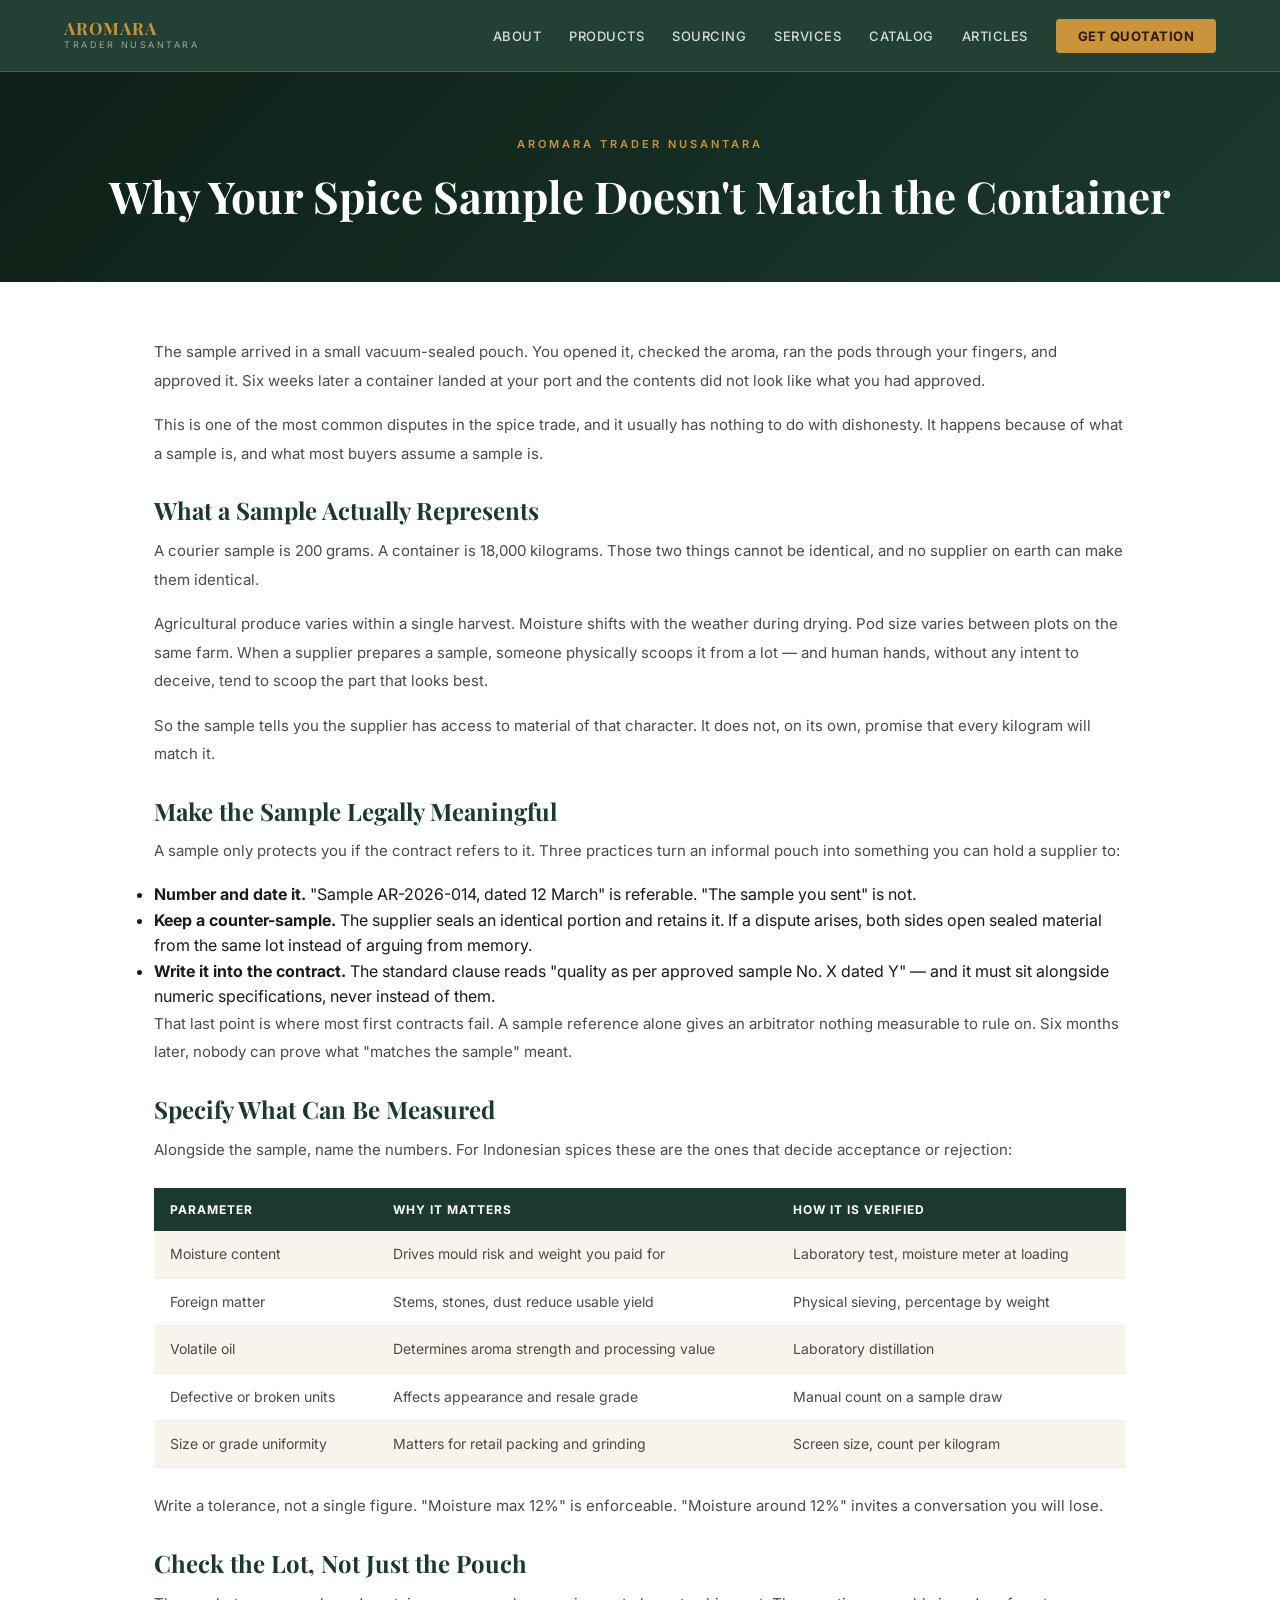
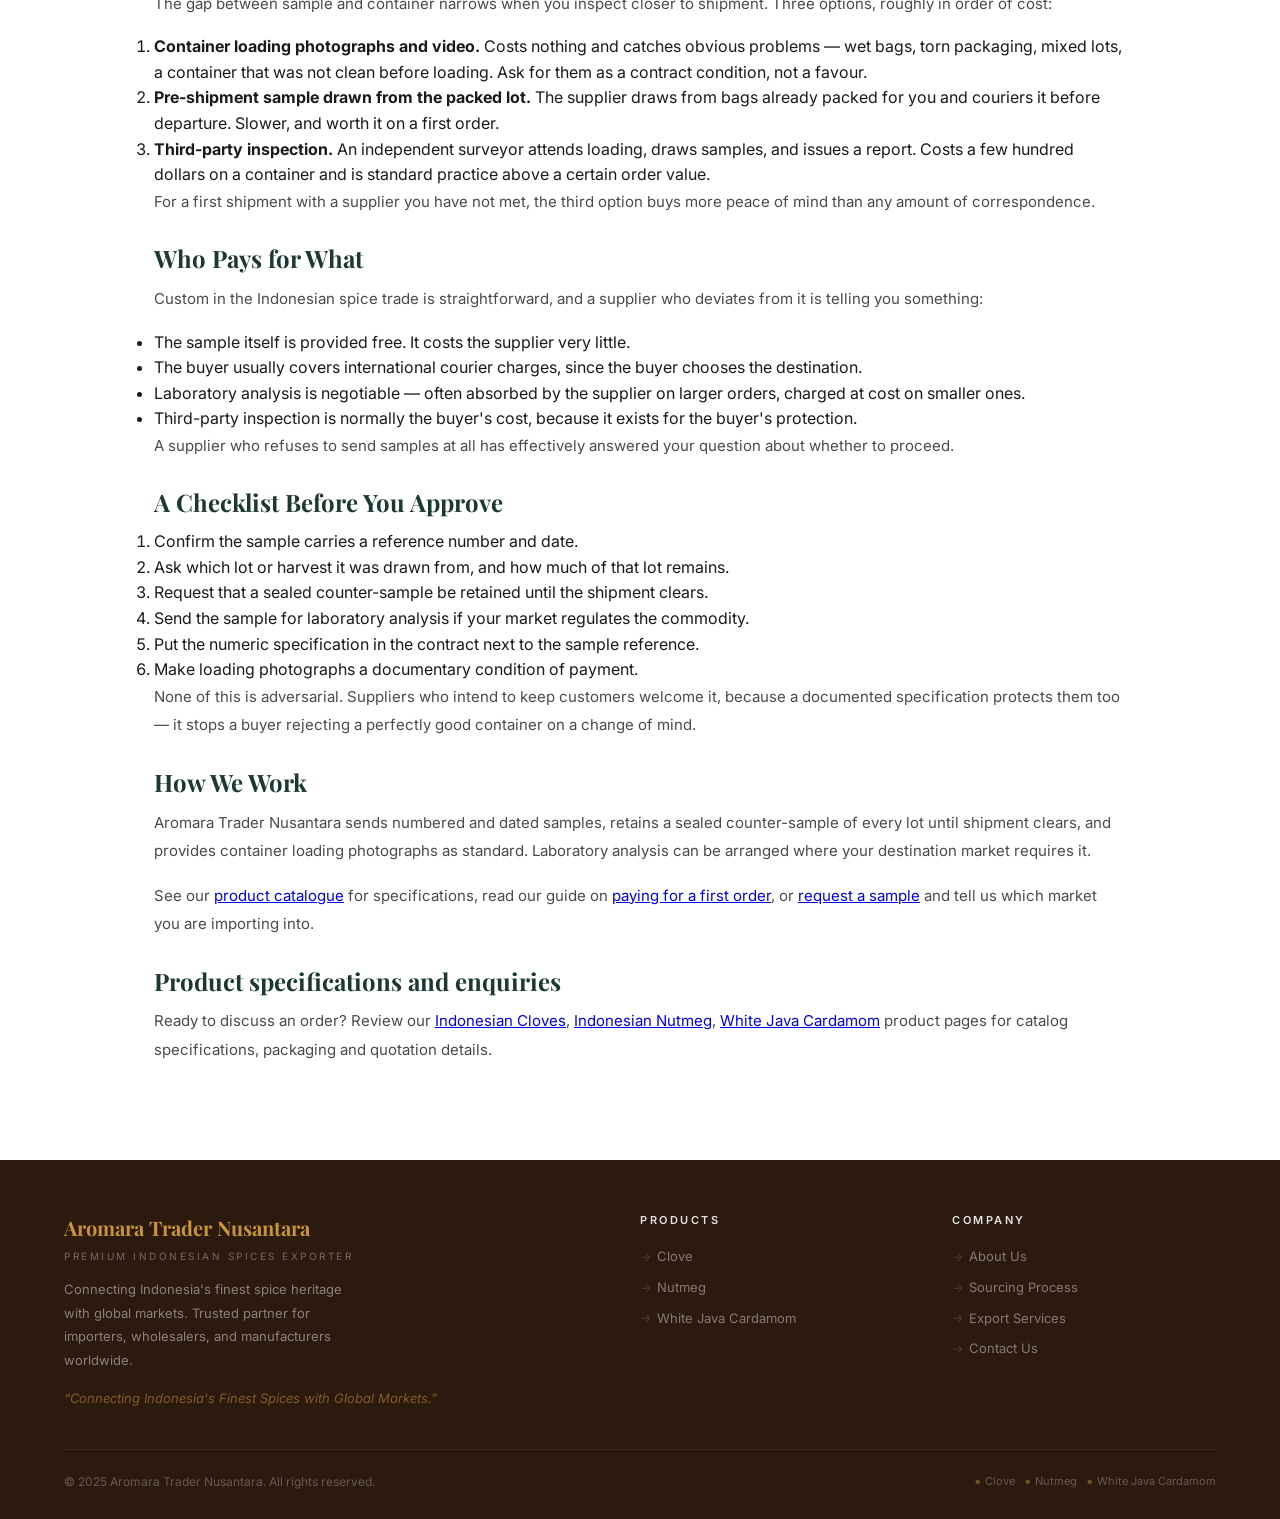
<file: 2026/09/spice-sample-vs-container.html>
<!DOCTYPE html>
<html class='v2' dir='ltr' lang='en' xmlns='http://www.w3.org/1999/xhtml' xmlns:b='http://www.google.com/2005/gml/b' xmlns:data='http://www.google.com/2005/gml/data' xmlns:expr='http://www.google.com/2005/gml/expr'>
<head>
<meta charset='utf-8'/>
<meta content='width=device-width, initial-scale=1, maximum-scale=5' name='viewport'/>
<meta content='text/html; charset=UTF-8' http-equiv='Content-Type'/>
<!-- Chrome, Firefox OS and Opera -->
<meta name="theme-color" content="#1B3A2D"/>
<!-- Windows Phone -->
<meta name="msapplication-navbutton-color" content="#1B3A2D"/>
<link rel="icon" href="/favicon.ico" sizes="16x16 32x32 48x48" type="image/x-icon">
<link rel="icon" href="/favicon.png" sizes="96x96" type="image/png">
<link rel="apple-touch-icon" href="/apple-touch-icon.png" sizes="180x180">
<link href='https://www.aromaranusantara.com/2026/09/spice-sample-vs-container.html' rel='canonical'/>

<!--Can't find substitution for tag [blog.ieCssRetrofitLinks]-->
<meta name="description" content="What a courier sample can and cannot promise, how to make it contractually binding, and what to inspect before a spice container ships."/>
<meta content='https://www.aromaranusantara.com/2026/09/spice-sample-vs-container.html' property='og:url'/>
<meta property="og:title" content="Why Your Spice Sample Doesn&#x27;t Match the Container"/>
<meta property="og:description" content="What a courier sample can and cannot promise, how to make it contractually binding, and what to inspect before a spice container ships."/>
<title>Why Your Spice Sample Doesn&#x27;t Match the Container</title>
<meta content='index, follow, max-snippet:-1, max-image-preview:large' name='robots'/>
<meta content='Aromara Trader Nusantara' name='author'/>
<meta content='Bali, Indonesia' name='geo.placename'/>
<meta content='ID' name='geo.region'/>
<meta content='9B5CD73E1A10007D68BF4434B691ECF2' name='msvalidate.01'/>
<meta property="og:type" content="article"/>
<meta content='https://www.aromaranusantara.com/assets/img/og-cover.jpg' property='og:image'/>
<meta content='https://www.aromaranusantara.com/assets/img/og-cover.jpg' property='og:image:secure_url'/>
<meta content='1200' property='og:image:width'/>
<meta content='630' property='og:image:height'/>
<meta content='image/jpeg' property='og:image:type'/>
<meta content='Aromara Trader Nusantara - Indonesian spice exporter' property='og:image:alt'/>
<meta content='en_US' property='og:locale'/>
<meta content='https://www.aromaranusantara.com/assets/img/og-cover.jpg' name='twitter:image'/>
<meta content='Aromara Trader Nusantara - Indonesian spice exporter' name='twitter:image:alt'/>
<meta content='Spices Indonesia' property='og:site_name'/>
<meta content='summary_large_image' name='twitter:card'/>
<meta content='True' name='HandheldFriendly'/>
<meta content='320' name='MobileOptimized'/>
<link href='https://fonts.googleapis.com/css2?family=Playfair+Display:wght@400;600;700;800&family=Inter:wght@300;400;500;600&display=swap' rel='stylesheet'/>
<style id='page-skin-1' type='text/css'><!--
*,*::before,*::after{box-sizing:border-box;margin:0;padding:0}
:root{
--green-dark:#1B3A2D;--green-mid:#2A5741;--gold:#C9943A;--gold-light:#E8B96A;
--cream:#F8F4EC;--cream-dark:#EDE8DE;--brown-dark:#2C1A0E;
--white:#FFFFFF;--text-dark:#1A1A1A;--text-mid:#4A4A4A
}
html{scroll-behavior:smooth}
body{font-family:'Inter',sans-serif;color:var(--text-dark);background:var(--white);line-height:1.6;overflow-x:hidden}
h1,h2,h3,h4{font-family:'Playfair Display',serif;line-height:1.2}
.blogger-navbar,#navbar,.navbar,.blog-posts,.post-outer,.blog-pager,.sidebar-container,#sidebar,.footer-outer,.attribution-container,#Attribution1,#header-wrapper,.header-outer{display:none!important}
#outer-wrapper,.outer-wrapper{width:100%!important;max-width:100%!important;padding:0!important;margin:0!important}
#main-wrapper{width:100%!important;max-width:100%!important;float:none!important}
/* NAV */
.arn-nav{position:fixed;top:0;left:0;right:0;z-index:1000;background:rgba(27,58,45,0.97);padding:0 5%;display:flex;align-items:center;justify-content:space-between;height:72px;border-bottom:1px solid rgba(201,148,58,0.3);transition:all 0.3s}
.arn-nav.scrolled{height:60px;background:rgba(27,58,45,1);box-shadow:0 4px 20px rgba(0,0,0,0.3)}
.arn-logo{display:flex;align-items:center;gap:12px;text-decoration:none}
.arn-logo .brand{font-family:'Playfair Display',serif;font-size:17px;font-weight:700;color:var(--gold);letter-spacing:1px;display:block;line-height:1.1}
.arn-logo .sub{font-size:9px;color:rgba(255,255,255,0.55);letter-spacing:2.5px;text-transform:uppercase;display:block}
.arn-menu{display:flex;gap:28px;list-style:none;align-items:center}
.arn-menu a{color:rgba(255,255,255,0.82);text-decoration:none;font-size:13px;font-weight:500;letter-spacing:0.5px;text-transform:uppercase;transition:color 0.2s;position:relative}
.arn-menu a::after{content:'';position:absolute;bottom:-3px;left:0;right:0;height:1px;background:var(--gold);transform:scaleX(0);transition:transform 0.2s}
.arn-menu a:hover{color:var(--gold)}
.arn-menu a:hover::after{transform:scaleX(1)}
.arn-cta-btn{background:var(--gold)!important;color:var(--brown-dark)!important;padding:9px 22px!important;border-radius:4px!important;font-weight:700!important}
.arn-cta-btn::after{display:none!important}
.arn-hamburger{display:none;flex-direction:column;gap:5px;cursor:pointer;padding:5px;background:none;border:none}
.arn-hamburger span{display:block;width:24px;height:2px;background:white;border-radius:2px}
/* HERO */
.arn-hero{min-height:100vh;position:relative;display:flex;align-items:center;overflow:hidden;background:#1B3A2D}
.arn-hero-bg{position:absolute;top:0;left:0;right:0;bottom:0;background-size:cover;background-position:center;background-attachment:scroll}
.arn-hero-overlay{position:absolute;top:0;left:0;right:0;bottom:0;background:linear-gradient(135deg,rgba(27,58,45,0.93) 0%,rgba(27,58,45,0.76) 50%,rgba(44,26,14,0.82) 100%)}
.arn-hero-content{position:relative;z-index:2;max-width:800px;margin:0 auto;padding:120px 5% 80px;text-align:center;width:100%}
.arn-hero-badge{display:inline-flex;align-items:center;gap:8px;background:rgba(201,148,58,0.15);border:1px solid rgba(201,148,58,0.4);color:var(--gold-light);padding:6px 20px;border-radius:30px;font-size:11px;letter-spacing:2.5px;text-transform:uppercase;margin-bottom:28px}
.arn-hero-badge::before{content:'';width:6px;height:6px;border-radius:50%;background:var(--gold);animation:pulse 2s infinite;flex-shrink:0}
@keyframes pulse{0%,100%{opacity:1}50%{opacity:0.3}}
.arn-hero h1{font-size:clamp(30px,5.5vw,66px);color:white;font-weight:800;margin-bottom:24px;text-shadow:0 2px 20px rgba(0,0,0,0.3)}
.arn-hero h1 span{color:var(--gold)}
.arn-hero-desc{font-size:16px;color:rgba(255,255,255,0.8);line-height:1.8;margin-bottom:40px;max-width:640px;margin-left:auto;margin-right:auto}
.arn-hero-tags{display:flex;justify-content:center;gap:16px;flex-wrap:wrap;margin-bottom:44px}
.arn-hero-tags span{font-size:11px;color:rgba(255,255,255,0.65);letter-spacing:2px;text-transform:uppercase;display:flex;align-items:center;gap:7px}
.arn-hero-tags span::before{content:'\25C6';color:var(--gold);font-size:8px}
.arn-hero-btns{display:flex;gap:16px;justify-content:center;flex-wrap:wrap}
.btn-primary{background:var(--gold);color:var(--brown-dark);padding:14px 32px;border-radius:4px;text-decoration:none;font-weight:700;font-size:14px;letter-spacing:0.5px;transition:all 0.3s;display:inline-flex;align-items:center;gap:8px}
.btn-primary:hover{background:var(--gold-light);transform:translateY(-2px);box-shadow:0 8px 28px rgba(201,148,58,0.4)}
.btn-outline{border:1.5px solid rgba(255,255,255,0.45);color:white;padding:14px 32px;border-radius:4px;text-decoration:none;font-weight:500;font-size:14px;transition:all 0.3s}
.btn-outline:hover{border-color:var(--gold);color:var(--gold)}
.arn-scroll-hint{position:absolute;bottom:36px;left:50%;transform:translateX(-50%);z-index:2;display:flex;flex-direction:column;align-items:center;gap:8px;color:rgba(255,255,255,0.4);font-size:10px;letter-spacing:2px;text-transform:uppercase;animation:scrollbounce 2s infinite}
.arn-scroll-hint::after{content:'';width:1px;height:36px;background:linear-gradient(to bottom,rgba(255,255,255,0.4),transparent)}
@keyframes scrollbounce{0%,100%{transform:translateX(-50%) translateY(0)}50%{transform:translateX(-50%) translateY(8px)}}
/* PAGE TEMPLATE */
.arn-page-wrap{padding-top:72px;min-height:80vh;background:#fff}
.arn-page-header{background:linear-gradient(135deg,#0d1f16 0%,var(--green-dark) 100%);padding:64px 5% 48px;text-align:center}
.arn-page-header h1{font-family:'Playfair Display',serif;font-size:clamp(28px,4vw,44px);color:#fff;margin-bottom:12px}
.arn-page-header .arn-page-eyebrow{font-size:11px;font-weight:600;letter-spacing:3px;text-transform:uppercase;color:var(--gold);margin-bottom:16px}
.arn-page-body{max-width:1100px;margin:0 auto;padding:56px 5% 80px}
.arn-page-body img{max-width:100%;height:auto;border-radius:8px;margin:16px 0}
.arn-page-body h1,.arn-page-body h2,.arn-page-body h3{font-family:'Playfair Display',serif;color:var(--green-dark);margin:28px 0 12px}
.arn-page-body p{color:var(--text-mid);line-height:1.9;margin-bottom:16px;font-size:15px}
.arn-page-body table{width:100%;border-collapse:collapse;margin:24px 0}
.arn-page-body th{background:var(--green-dark);color:#fff;padding:12px 16px;font-size:12px;letter-spacing:1px;text-transform:uppercase;text-align:left}
.arn-page-body td{padding:12px 16px;border-bottom:1px solid #eee;font-size:14px;color:var(--text-mid)}
.arn-page-body tr:nth-child(even) td{background:var(--cream)}
.arn-page-body style,#page-header-widget{display:none}
/* ANIMATIONS */
@keyframes fadeUp{from{opacity:0;transform:translateY(40px)}to{opacity:1;transform:translateY(0)}}
@keyframes fadeLeft{from{opacity:0;transform:translateX(-40px)}to{opacity:1;transform:translateX(0)}}
@keyframes fadeRight{from{opacity:0;transform:translateX(40px)}to{opacity:1;transform:translateX(0)}}
@keyframes scaleIn{from{opacity:0;transform:scale(0.88)}to{opacity:1;transform:scale(1)}}
@keyframes countUp{from{opacity:0;transform:translateY(20px)}to{opacity:1;transform:translateY(0)}}
@keyframes goldLine{from{width:0}to{width:36px}}
.arn-animate{opacity:0}
.arn-animate.is-visible{animation-fill-mode:both;animation-timing-function:cubic-bezier(0.22,1,0.36,1)}
.anim-fade-up.is-visible{animation-name:fadeUp}
.anim-fade-left.is-visible{animation-name:fadeLeft}
.anim-fade-right.is-visible{animation-name:fadeRight}
.anim-scale.is-visible{animation-name:scaleIn}
.anim-d1{animation-duration:0.7s}
.anim-d2{animation-duration:0.85s}
.anim-d3{animation-duration:1s}
.anim-delay-1{animation-delay:0.1s}
.anim-delay-2{animation-delay:0.2s}
.anim-delay-3{animation-delay:0.3s}
.anim-delay-4{animation-delay:0.4s}
.anim-delay-5{animation-delay:0.5s}
.anim-delay-6{animation-delay:0.6s}
.anim-delay-7{animation-delay:0.7s}
.anim-delay-8{animation-delay:0.8s}
.arn-stat .num{transition:opacity 0.4s}
/* STATS */
.arn-stats{background:#fff;padding:48px 5%;border-bottom:1px solid #ede8dc}
.arn-stats-grid{display:grid;grid-template-columns:repeat(4,1fr);gap:0;max-width:1100px;margin:0 auto}
.arn-stat{text-align:center;position:relative;padding:20px 24px;border:1px solid #ede8dc;border-radius:12px;margin:6px;background:#fff;box-shadow:0 2px 12px rgba(0,0,0,0.04)}
.arn-stat::after{display:none}
.arn-stat .num{font-family:'Playfair Display',serif;font-size:40px;font-weight:800;color:var(--green-dark);line-height:1;margin-bottom:6px}
.arn-stat .label{font-size:10px;color:var(--text-mid);letter-spacing:2px;text-transform:uppercase;font-weight:600}
/* SECTIONS */
section{padding:88px 5%}
.section-header{text-align:center;margin-bottom:60px}
.section-eyebrow{font-size:11px;letter-spacing:3px;text-transform:uppercase;color:var(--gold);margin-bottom:14px;display:flex;align-items:center;justify-content:center;gap:14px}
.section-eyebrow::before,.section-eyebrow::after{content:'';height:1px;width:36px;background:var(--gold);opacity:0.5}
.section-title{font-size:clamp(24px,4vw,44px);color:var(--green-dark);margin-bottom:18px}
.section-subtitle{font-size:15px;color:var(--text-mid);max-width:580px;margin:0 auto;line-height:1.75}
/* ABOUT */
.arn-about{background:var(--cream)}
.arn-about-inner{display:grid;grid-template-columns:1fr 1fr;gap:72px;align-items:center;max-width:1200px;margin:0 auto}
.arn-about-img-wrap{position:relative}
.arn-about-img-wrap img{width:100%;height:480px;object-fit:cover;border-radius:6px;display:block}
.arn-about-badge{position:absolute;bottom:-20px;right:-20px;background:var(--gold);color:var(--brown-dark);padding:22px;border-radius:4px;text-align:center;min-width:110px}
.arn-about-badge .big{font-family:'Playfair Display',serif;font-size:36px;font-weight:800;display:block;line-height:1}
.arn-about-badge .sm{font-size:11px;font-weight:700;letter-spacing:1.5px;text-transform:uppercase;display:block;margin-top:4px}
.arn-about-text .section-eyebrow{justify-content:flex-start}
.arn-about-text .section-eyebrow::before{display:none}
.arn-about-text .section-title{text-align:left}
.arn-about-text p{color:var(--text-mid);line-height:1.8;margin-bottom:18px;font-size:15px}
.arn-about-list{list-style:none;margin:24px 0}
.arn-about-list li{display:flex;align-items:center;gap:12px;padding:10px 0;border-bottom:1px solid rgba(0,0,0,0.06);font-size:14px;color:var(--text-dark);font-weight:500}
.arn-about-list li::before{content:'\2713';width:22px;height:22px;min-width:22px;background:var(--green-dark);color:var(--gold);border-radius:50%;display:flex;align-items:center;justify-content:center;font-size:11px;font-weight:700}
/* WHY */
.arn-why{background:white}
.arn-why-grid{display:grid;grid-template-columns:repeat(3,1fr);gap:24px;max-width:1200px;margin:0 auto}
.arn-why-card{padding:36px 28px;border:1px solid rgba(0,0,0,0.07);border-radius:6px;transition:all 0.3s;position:relative;overflow:hidden}
.arn-why-card::before{content:'';position:absolute;bottom:0;left:0;width:100%;height:3px;background:var(--gold);transform:scaleX(0);transform-origin:left;transition:transform 0.3s}
.arn-why-card:hover{transform:translateY(-6px);box-shadow:0 20px 50px rgba(0,0,0,0.08);border-color:transparent}
.arn-why-card:hover::before{transform:scaleX(1)}
.arn-why-icon{width:52px;height:52px;background:var(--cream);border-radius:12px;display:flex;align-items:center;justify-content:center;font-size:22px;margin-bottom:16px}.arn-why-icon svg{width:26px;height:26px;stroke:var(--green-dark)}
.arn-why-card h3{font-size:17px;color:var(--green-dark);margin-bottom:10px}
.arn-why-card p{font-size:14px;color:var(--text-mid);line-height:1.7}
/* PRODUCTS */
.arn-products{background:var(--green-dark);padding:88px 5%}
.arn-products .section-title{color:white}
.arn-products .section-subtitle{color:rgba(255,255,255,0.68)}
.arn-products-grid{display:grid;grid-template-columns:repeat(3,1fr);gap:24px;max-width:1200px;margin:0 auto}
.arn-product-card{background:rgba(255,255,255,0.05);border:1px solid rgba(255,255,255,0.1);border-radius:8px;overflow:hidden;transition:all 0.3s}
.arn-product-card:hover{transform:translateY(-8px);border-color:rgba(201,148,58,0.4);box-shadow:0 30px 60px rgba(0,0,0,0.3)}
.arn-product-img{width:100%;height:250px;object-fit:cover;display:block}
.arn-product-body{padding:24px 20px}
.arn-product-sci{font-size:11px;color:var(--gold);font-style:italic;margin-bottom:5px}
.arn-product-body h3{font-size:21px;color:white;margin-bottom:10px}
.arn-product-body p{font-size:13.5px;color:rgba(255,255,255,0.62);line-height:1.7;margin-bottom:16px}
.arn-product-tags{display:flex;flex-wrap:wrap;gap:6px;margin-bottom:16px}
.arn-product-tags span{font-size:11px;background:rgba(201,148,58,0.13);color:var(--gold-light);border:1px solid rgba(201,148,58,0.22);padding:4px 10px;border-radius:20px}
.arn-product-apps{border-top:1px solid rgba(255,255,255,0.09);padding-top:14px}
.arn-product-apps .al{font-size:10px;color:rgba(255,255,255,0.38);letter-spacing:2px;text-transform:uppercase;margin-bottom:6px}
.arn-product-apps .av{font-size:12px;color:rgba(255,255,255,0.58);line-height:1.6}
.arn-inquiry-bar{max-width:1200px;margin:40px auto 0;background:rgba(201,148,58,0.09);border:1px solid rgba(201,148,58,0.2);border-radius:6px;padding:24px 32px;display:flex;align-items:center;justify-content:space-between;gap:24px}
.arn-inquiry-bar p{color:rgba(255,255,255,0.82);font-size:15px}
.arn-inquiry-bar p strong{color:var(--gold)}
/* SOURCING */
.arn-sourcing{background:var(--cream)}
.arn-sourcing-inner{display:grid;grid-template-columns:1fr 1fr;gap:64px;align-items:center;max-width:1200px;margin:0 auto}
.arn-sourcing-text .section-eyebrow{justify-content:flex-start}
.arn-sourcing-text .section-eyebrow::before{display:none}
.arn-sourcing-text .section-title{text-align:left}
.arn-sourcing-text > p{color:var(--text-mid);font-size:15px;line-height:1.8;margin-bottom:8px}
.arn-steps{display:flex;flex-direction:column;margin-top:28px}
.arn-step{display:flex;gap:18px;padding:16px 0;position:relative}
.arn-step:not(:last-child)::after{content:'';position:absolute;left:15px;top:48px;bottom:0;width:1px;background:rgba(201,148,58,0.2)}
.arn-step-num{width:32px;height:32px;min-width:32px;background:var(--green-dark);color:var(--gold);border-radius:50%;display:flex;align-items:center;justify-content:center;font-size:13px;font-weight:700;font-family:'Playfair Display',serif}
.arn-step h4{font-size:15px;color:var(--green-dark);margin-bottom:3px;font-family:'Inter',sans-serif;font-weight:600}
.arn-step p{font-size:13.5px;color:var(--text-mid);line-height:1.6}
.arn-sourcing-imgs{display:grid;grid-template-columns:1fr 1fr;gap:12px}
.arn-sourcing-imgs img{width:100%;border-radius:5px;object-fit:cover;display:block}
.arn-sourcing-imgs img:first-child{grid-column:1/-1;height:220px}
.arn-sourcing-imgs img:not(:first-child){height:165px}
/* SERVICES */
.arn-services{background:white}
.arn-services-grid{display:grid;grid-template-columns:repeat(3,1fr);gap:20px;max-width:1200px;margin:0 auto}
.arn-svc{display:flex;gap:14px;align-items:flex-start;padding:20px;border:1px solid rgba(0,0,0,0.06);border-radius:6px;transition:all 0.3s}
.arn-svc:hover{border-color:var(--gold);background:var(--cream)}
.arn-svc-icon{font-size:26px;flex-shrink:0;width:36px;height:36px;display:flex;align-items:center;justify-content:center}.arn-svc-icon svg{width:28px;height:28px;stroke:var(--gold);flex-shrink:0}
.arn-svc h4{font-size:14px;color:var(--green-dark);margin-bottom:4px;font-family:'Inter',sans-serif;font-weight:600}
.arn-svc p{font-size:13px;color:var(--text-mid);line-height:1.6}
/* FOUNDERS */
.arn-founders{background:var(--cream);text-align:center}
.arn-founders-grid{display:grid;grid-template-columns:repeat(2,1fr);gap:40px;max-width:800px;margin:0 auto}
.arn-founder-card{background:white;border-radius:16px;overflow:hidden;box-shadow:0 8px 32px rgba(0,0,0,0.07);transition:transform 0.3s,box-shadow 0.3s}
.arn-founder-card:hover{transform:translateY(-6px);box-shadow:0 20px 48px rgba(0,0,0,0.12)}
.arn-founder-img-wrap{position:relative;overflow:hidden}
.arn-founder-img-wrap img{width:100%;height:320px;object-fit:cover;object-position:top;display:block;transition:transform 0.4s}
.arn-founder-card:hover .arn-founder-img-wrap img{transform:scale(1.04)}
.arn-founder-img-wrap::after{content:'';position:absolute;bottom:0;left:0;right:0;height:80px;background:linear-gradient(to top,rgba(27,58,45,0.5),transparent)}
.arn-founder-body{padding:24px 28px 28px}
.arn-founder-role{font-size:10px;font-weight:700;letter-spacing:2.5px;text-transform:uppercase;color:var(--gold);margin-bottom:8px;font-family:'Inter',sans-serif}
.arn-founder-name{font-family:'Playfair Display',serif;font-size:20px;font-weight:700;color:var(--green-dark);line-height:1.3}
.arn-founder-divider{width:36px;height:2px;background:var(--gold);margin:14px auto 0;border-radius:2px}
/* VALUES */
.arn-values{background:linear-gradient(160deg,#0e2119 0%,#1B3A2D 60%,#163024 100%);text-align:center;position:relative;overflow:hidden}
.arn-values::before{content:'';position:absolute;top:-120px;right:-120px;width:420px;height:420px;border-radius:50%;background:radial-gradient(circle,rgba(201,148,58,0.07) 0%,transparent 70%);pointer-events:none}
.arn-values::after{content:'';position:absolute;bottom:-80px;left:-80px;width:320px;height:320px;border-radius:50%;background:radial-gradient(circle,rgba(201,148,58,0.05) 0%,transparent 70%);pointer-events:none}
.arn-values .section-eyebrow{color:var(--gold)}
.arn-values .section-title{color:#fff}
.arn-values .section-subtitle{color:rgba(255,255,255,0.62)}
.arn-values-grid{display:grid;grid-template-columns:repeat(5,1fr);gap:20px;max-width:1140px;margin:0 auto;position:relative;z-index:1}
.arn-value{display:flex;flex-direction:column;align-items:center;gap:0;background:rgba(255,255,255,0.04);border:1px solid rgba(201,148,58,0.18);border-radius:16px;padding:32px 20px 28px;transition:all 0.35s;position:relative;overflow:hidden}
.arn-value::before{content:'';position:absolute;top:0;left:0;right:0;height:2px;background:linear-gradient(90deg,transparent,var(--gold),transparent);transform:scaleX(0);transition:transform 0.35s}
.arn-value:hover{background:rgba(255,255,255,0.08);border-color:rgba(201,148,58,0.45);transform:translateY(-6px);box-shadow:0 24px 48px rgba(0,0,0,0.3)}
.arn-value:hover::before{transform:scaleX(1)}
.arn-value-icon{width:68px;height:68px;background:rgba(201,148,58,0.1);border:1.5px solid rgba(201,148,58,0.25);border-radius:50%;display:flex;align-items:center;justify-content:center;margin-bottom:20px;transition:all 0.35s}
.arn-value:hover .arn-value-icon{background:rgba(201,148,58,0.18);border-color:rgba(201,148,58,0.5)}
.arn-value-icon svg{width:30px;height:30px;stroke:var(--gold);stroke-width:1.6;fill:none;stroke-linecap:round;stroke-linejoin:round}
.arn-value-name{font-family:'Playfair Display',serif;font-size:15px;font-weight:600;color:#fff;letter-spacing:0.3px;margin-bottom:10px}
.arn-value-desc{font-size:12.5px;color:rgba(255,255,255,0.52);line-height:1.7;font-family:'Inter',sans-serif}
/* INSIGHTS */
.arn-insights{background:var(--cream)}
.arn-ins-grid{display:grid;grid-template-columns:repeat(2,1fr);gap:20px;max-width:1000px;margin:0 auto}
.arn-ins-card{background:#fff;border:1px solid #e8e2d8;border-radius:12px;padding:26px 28px;text-decoration:none;display:block;transition:all .3s;position:relative;overflow:hidden}
.arn-ins-card::before{content:'';position:absolute;top:0;left:0;width:3px;height:100%;background:var(--gold);transform:scaleY(0);transform-origin:top;transition:transform .3s}
.arn-ins-card:hover{transform:translateY(-4px);box-shadow:0 16px 40px rgba(0,0,0,.08);border-color:transparent}
.arn-ins-card:hover::before{transform:scaleY(1)}
.arn-ins-tag{font-size:10px;font-weight:700;letter-spacing:2px;text-transform:uppercase;color:var(--gold);margin-bottom:10px}
.arn-ins-card h3{font-family:'Playfair Display',serif;font-size:18px;color:var(--green-dark);line-height:1.35;margin-bottom:10px}
.arn-ins-card p{font-size:13.5px;color:var(--text-mid);line-height:1.7}
.arn-ins-more{display:inline-flex;align-items:center;gap:6px;margin-top:14px;font-size:12px;font-weight:600;color:var(--gold);letter-spacing:.5px}
@media(max-width:768px){.arn-ins-grid{grid-template-columns:1fr}}
/* CONTACT */
.arn-contact{background:var(--green-dark);border-top:3px solid var(--gold)}
.arn-contact .section-title{color:white}
.arn-contact .section-subtitle{color:rgba(255,255,255,0.68)}
.arn-contact-inner{display:grid;grid-template-columns:1fr 1fr;gap:64px;max-width:1100px;margin:0 auto}
.arn-cinfo{display:flex;flex-direction:column;gap:22px}
.arn-citem{display:flex;gap:14px;align-items:flex-start}
.arn-citem-icon{width:44px;height:44px;min-width:44px;background:rgba(201,148,58,0.13);border:1px solid rgba(201,148,58,0.22);border-radius:8px;display:flex;align-items:center;justify-content:center;font-size:18px}.arn-citem-icon svg{width:20px;height:20px;stroke:var(--gold)}
.arn-citem h4{font-size:10px;color:var(--gold);letter-spacing:2px;text-transform:uppercase;margin-bottom:4px;font-family:'Inter',sans-serif;font-weight:600}
.arn-citem p,.arn-citem a{color:rgba(255,255,255,0.78);font-size:15px;text-decoration:none}
.arn-citem a:hover{color:var(--gold)}
.arn-cdivider{height:1px;background:rgba(255,255,255,0.07);margin:4px 0}
.arn-cnote{background:rgba(201,148,58,0.09);border:1px solid rgba(201,148,58,0.18);border-radius:6px;padding:20px;font-size:13.5px;color:rgba(255,255,255,0.68);line-height:1.75}
.arn-cnote strong{color:var(--gold-light)}
.arn-form{display:flex;flex-direction:column;gap:12px}
.arn-form-row{display:grid;grid-template-columns:1fr 1fr;gap:12px}
.arn-form input,.arn-form select,.arn-form textarea{width:100%;background:rgba(255,255,255,0.07);border:1px solid rgba(255,255,255,0.12);color:white;padding:13px 15px;border-radius:4px;font-family:'Inter',sans-serif;font-size:14px;transition:border 0.2s;outline:none;-webkit-appearance:none;appearance:none}
.arn-form input::placeholder,.arn-form textarea::placeholder{color:rgba(255,255,255,0.32)}
.arn-form input:focus,.arn-form select:focus,.arn-form textarea:focus{border-color:var(--gold);background:rgba(255,255,255,0.09)}
.arn-form select option{background:var(--green-dark);color:white}
.arn-form textarea{min-height:110px;resize:vertical}
.arn-form-btn{background:var(--gold);color:var(--brown-dark);padding:15px;border:none;border-radius:4px;font-family:'Inter',sans-serif;font-size:14px;font-weight:700;cursor:pointer;letter-spacing:0.5px;transition:all 0.3s;width:100%;-webkit-appearance:none}
.arn-form-btn:hover{background:var(--gold-light)}
/* FOOTER */
.arn-footer{background:var(--brown-dark);padding:52px 5% 28px}
.arn-footer-top{display:grid;grid-template-columns:2fr 1fr 1fr;gap:48px;padding-bottom:40px;border-bottom:1px solid rgba(255,255,255,0.07);max-width:1200px;margin:0 auto}
.arn-fbrand .name{font-family:'Playfair Display',serif;font-size:20px;color:var(--gold);font-weight:700;margin-bottom:4px}
.arn-fbrand .sub{font-size:10px;color:rgba(255,255,255,0.35);letter-spacing:2.5px;text-transform:uppercase;margin-bottom:14px}
.arn-fbrand p{font-size:13px;color:rgba(255,255,255,0.45);line-height:1.8;max-width:280px}
.arn-fbrand .quote{margin-top:16px;font-style:italic;font-size:13px;color:rgba(201,148,58,0.55)}
.arn-fcol h5{font-size:11px;color:rgba(255,255,255,0.88);font-weight:600;letter-spacing:2.5px;text-transform:uppercase;margin-bottom:16px;font-family:'Inter',sans-serif}
.arn-fcol ul{list-style:none;display:flex;flex-direction:column;gap:10px}
.arn-fcol ul li a{color:rgba(255,255,255,0.42);text-decoration:none;font-size:13px;transition:color 0.2s;display:flex;align-items:center;gap:6px}
.arn-fcol ul li a::before{content:'\2192';font-size:12px;opacity:0.35}
.arn-fcol ul li a:hover{color:var(--gold)}
.arn-footer-bottom{max-width:1200px;margin:22px auto 0;display:flex;justify-content:space-between;align-items:center;gap:16px;flex-wrap:wrap}
.arn-footer-bottom p{font-size:12px;color:rgba(255,255,255,0.28)}
.arn-spices{display:flex;gap:10px;flex-wrap:wrap}
.arn-spices span{font-size:11px;color:rgba(255,255,255,0.28);display:flex;align-items:center;gap:5px}
.arn-spices span::before{content:'\25CF';color:var(--gold);font-size:6px;opacity:0.45}
/* RESPONSIVE TABLET */
@media(max-width:1024px){
.arn-stats-grid{grid-template-columns:repeat(2,1fr)}
.arn-about-inner,.arn-sourcing-inner,.arn-contact-inner{grid-template-columns:1fr;gap:40px}
.arn-about-badge{bottom:16px;right:16px}
.arn-why-grid,.arn-products-grid,.arn-services-grid{grid-template-columns:repeat(2,1fr)}
.arn-values-grid{grid-template-columns:repeat(3,1fr)}
.arn-footer-top{grid-template-columns:1fr 1fr}
.arn-about-img-wrap img{height:350px}
}
/* RESPONSIVE HP */
@media(max-width:768px){
section{padding:60px 5%}
.arn-stats{padding:36px 5%}
.arn-nav{height:64px;padding:0 4%}
.arn-menu{display:none}
.arn-hamburger{display:flex}
.arn-hero-content{padding:100px 4% 70px}
.arn-why-grid,.arn-services-grid,.arn-products-grid{grid-template-columns:1fr}
.arn-stats-grid{grid-template-columns:repeat(2,1fr);gap:20px}
.arn-stat .num{font-size:34px}
.arn-form-row{grid-template-columns:1fr}
.arn-footer-top{grid-template-columns:1fr;gap:24px}
.arn-inquiry-bar{flex-direction:column;text-align:center}
.arn-about-img-wrap img{height:280px}
.arn-sourcing-imgs img:first-child{height:180px}
.arn-sourcing-imgs img:not(:first-child){height:140px}
.arn-founders-grid{grid-template-columns:repeat(2,1fr);gap:16px;max-width:100%}
.arn-founder-img-wrap img{height:200px}
.arn-founder-body{padding:16px 14px 18px}
.arn-founder-name{font-size:14px}
.arn-values-grid{display:grid;grid-template-columns:repeat(2,1fr);gap:16px;overflow:hidden;position:relative}
.arn-value{scroll-snap-align:start;transition:opacity 0.4s,transform 0.4s}
.arn-value.val-hidden{opacity:0;pointer-events:none;position:absolute;visibility:hidden}
.arn-contact-inner{grid-template-columns:1fr}
.arn-footer-top{grid-template-columns:1fr}
}
/* RESPONSIVE HP KECIL */
@media(max-width:480px){
.arn-hero-btns{flex-direction:column;align-items:center}
.arn-hero-btns a{width:100%;text-align:center;justify-content:center}
.arn-hero-tags{gap:10px}
.arn-stats-grid{grid-template-columns:1fr 1fr}
.arn-footer-bottom{flex-direction:column;text-align:center}
}
/* ===== PRODUCT CATALOG PAGE ===== */
.cat-wrap{
--green:#1B3A2D;--green-light:#2a5040;--gold:#C9943A;--gold-light:#E8B96A;
--cream:#F8F4EC;--cream-dark:#EDE8DC;--brown:#2C1A0E;--text:#3a3a3a;--text-mid:#666;
}
.cat-wrap{font-family:'Inter',sans-serif;color:var(--text);background:#fff;max-width:1100px;margin:0 auto;padding:0 20px 80px}
/* HERO HEADER */
.cat-hero{background:linear-gradient(135deg,#0d1f16 0%,var(--green) 60%,#2a4a38 100%);padding:64px 48px;border-radius:16px;margin:32px 0 56px;text-align:center;position:relative;overflow:hidden}
.cat-hero::before{content:'';position:absolute;top:-80px;right:-80px;width:360px;height:360px;border-radius:50%;background:radial-gradient(circle,rgba(201,148,58,0.12) 0%,transparent 70%);pointer-events:none}
.cat-hero::after{content:'';position:absolute;bottom:-60px;left:-60px;width:280px;height:280px;border-radius:50%;background:radial-gradient(circle,rgba(201,148,58,0.08) 0%,transparent 70%);pointer-events:none}
.cat-hero-eyebrow{font-size:11px;font-weight:600;letter-spacing:3px;text-transform:uppercase;color:var(--gold);margin-bottom:16px}
.cat-hero h2{font-family:'Playfair Display',serif;font-size:48px;font-weight:800;color:#fff;line-height:1.2;margin-bottom:16px}
.cat-hero h2 span{color:var(--gold)}
.cat-hero-sub{font-size:16px;color:rgba(255,255,255,0.65);max-width:560px;margin:0 auto 32px;line-height:1.7}
.cat-hero-meta{display:flex;justify-content:center;gap:32px;flex-wrap:wrap}
.cat-hero-meta-item{display:flex;flex-direction:column;align-items:center;gap:4px}
.cat-hero-meta-item .val{font-family:'Playfair Display',serif;font-size:26px;font-weight:700;color:var(--gold)}
.cat-hero-meta-item .lbl{font-size:11px;color:rgba(255,255,255,0.5);letter-spacing:1.5px;text-transform:uppercase}
/* SECTION LABEL */
.cat-section-label{display:flex;align-items:center;gap:12px;margin-bottom:40px}
.cat-section-label::before,.cat-section-label::after{content:'';flex:1;height:1px;background:var(--cream-dark)}
.cat-section-label span{font-size:11px;font-weight:700;letter-spacing:3px;text-transform:uppercase;color:var(--gold);white-space:nowrap}
/* PRODUCT CARD */
.cat-product{background:#fff;border:1px solid #e8e2d8;border-radius:16px;overflow:hidden;margin-bottom:40px;box-shadow:0 4px 24px rgba(0,0,0,0.06)}
.cat-product-inner{display:grid;grid-template-columns:340px 1fr;min-height:380px}
.cat-product-inner.reverse{direction:rtl}
.cat-product-inner.reverse > *{direction:ltr}
.cat-product-img-wrap{position:relative;overflow:hidden;background:var(--cream)}
.cat-product-img-wrap img{width:100%;height:100%;object-fit:cover;display:block;min-height:340px}
.cat-product-badge{position:absolute;top:20px;left:20px;background:var(--gold);color:var(--brown);font-size:10px;font-weight:700;letter-spacing:2px;text-transform:uppercase;padding:6px 14px;border-radius:20px}
.cat-product-num{position:absolute;bottom:20px;right:20px;font-family:'Playfair Display',serif;font-size:64px;font-weight:800;color:rgba(255,255,255,0.15);line-height:1}
.cat-product-body{padding:40px 44px;display:flex;flex-direction:column;justify-content:space-between}
.cat-product-sci{font-size:12px;color:var(--gold);font-style:italic;letter-spacing:0.5px;margin-bottom:8px}
.cat-product-name{font-family:'Playfair Display',serif;font-size:32px;font-weight:700;color:var(--green);margin-bottom:6px;line-height:1.2}
.cat-product-origin{font-size:12px;color:var(--text-mid);letter-spacing:1px;text-transform:uppercase;margin-bottom:16px;display:flex;align-items:center;gap:6px}
.cat-product-origin::before{content:'';width:20px;height:1px;background:var(--gold)}
.cat-product-desc{font-size:14px;color:var(--text-mid);line-height:1.8;margin-bottom:24px}
.cat-spec-grid{display:grid;grid-template-columns:repeat(2,1fr);gap:10px;margin-bottom:24px}
.cat-spec{background:var(--cream);border-radius:8px;padding:12px 16px}
.cat-spec-label{font-size:10px;font-weight:600;color:var(--gold);letter-spacing:1.5px;text-transform:uppercase;margin-bottom:4px}
.cat-spec-val{font-size:13px;font-weight:600;color:var(--green);font-family:'Inter',sans-serif}
.cat-product-tags{display:flex;flex-wrap:wrap;gap:6px;margin-bottom:20px}
.cat-product-tags span{font-size:11px;color:var(--green);border:1px solid rgba(27,58,45,0.2);padding:4px 12px;border-radius:20px;font-weight:500}
.cat-product-apps{font-size:12px;color:var(--text-mid);line-height:1.6}
.cat-product-apps strong{color:var(--green);display:block;margin-bottom:3px;font-size:10px;letter-spacing:1px;text-transform:uppercase}
/* SPECS TABLE */
.cat-specs-section{background:var(--cream);border-radius:16px;padding:40px;margin-bottom:40px}
.cat-specs-section h3{font-family:'Playfair Display',serif;font-size:22px;color:var(--green);margin-bottom:24px;text-align:center}
.cat-specs-table{width:100%;border-collapse:collapse}
.cat-specs-table thead th{background:var(--green);color:#fff;font-size:11px;font-weight:600;letter-spacing:1.5px;text-transform:uppercase;padding:14px 20px;text-align:left}
.cat-specs-table thead th:first-child{border-radius:8px 0 0 0}
.cat-specs-table thead th:last-child{border-radius:0 8px 0 0}
.cat-specs-table tbody tr{border-bottom:1px solid rgba(0,0,0,0.06)}
.cat-specs-table tbody tr:last-child{border-bottom:none}
.cat-specs-table tbody tr:nth-child(even){background:rgba(255,255,255,0.6)}
.cat-specs-table td{padding:14px 20px;font-size:13px;color:var(--text)}
.cat-specs-table td:first-child{font-weight:600;color:var(--green);width:200px}
.cat-specs-table .check{color:var(--gold);font-weight:700}
/* CERTIFICATIONS */
.cat-certs{display:grid;grid-template-columns:repeat(4,1fr);gap:20px;margin-bottom:48px}
.cat-cert{background:#fff;border:1px solid #e8e2d8;border-radius:12px;padding:24px 20px;text-align:center;box-shadow:0 2px 12px rgba(0,0,0,0.04)}
.cat-cert-icon{width:48px;height:48px;background:rgba(201,148,58,0.1);border-radius:50%;display:flex;align-items:center;justify-content:center;margin:0 auto 12px}
.cat-cert-icon svg{width:24px;height:24px;stroke:var(--gold);stroke-width:1.6;fill:none;stroke-linecap:round;stroke-linejoin:round}
.cat-cert-name{font-size:13px;font-weight:700;color:var(--green);margin-bottom:4px}
.cat-cert-desc{font-size:11px;color:var(--text-mid);line-height:1.5}
/* ORDERING */
.cat-order{background:linear-gradient(135deg,var(--green) 0%,#2a4a38 100%);border-radius:16px;padding:48px;display:grid;grid-template-columns:1fr 1fr;gap:48px;align-items:center;margin-bottom:40px}
.cat-order h3{font-family:'Playfair Display',serif;font-size:28px;color:#fff;margin-bottom:12px}
.cat-order p{font-size:14px;color:rgba(255,255,255,0.65);line-height:1.8;margin-bottom:24px}
.cat-order-steps{display:flex;flex-direction:column;gap:16px}
.cat-order-step{display:flex;gap:16px;align-items:flex-start}
.cat-order-step-num{width:32px;height:32px;min-width:32px;background:var(--gold);color:var(--brown);border-radius:50%;display:flex;align-items:center;justify-content:center;font-size:13px;font-weight:700;font-family:'Playfair Display',serif}
.cat-order-step-text h4{font-size:13px;font-weight:600;color:#fff;margin-bottom:2px}
.cat-order-step-text p{font-size:12px;color:rgba(255,255,255,0.55);line-height:1.5}
.cat-contact-box{background:rgba(255,255,255,0.06);border:1px solid rgba(201,148,58,0.25);border-radius:12px;padding:28px}
.cat-contact-box h4{font-family:'Playfair Display',serif;font-size:18px;color:var(--gold);margin-bottom:20px}
.cat-contact-item{display:flex;gap:12px;align-items:flex-start;margin-bottom:16px}
.cat-contact-item:last-child{margin-bottom:0}
.cat-contact-icon{width:36px;height:36px;min-width:36px;background:rgba(201,148,58,0.12);border-radius:8px;display:flex;align-items:center;justify-content:center}
.cat-contact-icon svg{width:16px;height:16px;stroke:var(--gold);stroke-width:1.8;fill:none;stroke-linecap:round;stroke-linejoin:round}
.cat-contact-item-label{font-size:10px;font-weight:600;letter-spacing:1.5px;text-transform:uppercase;color:rgba(255,255,255,0.4);margin-bottom:2px}
.cat-contact-item-val{font-size:13px;color:rgba(255,255,255,0.85);font-weight:500}
/* FOOTER */
.cat-footer{text-align:center;padding:32px;background:var(--cream);border-radius:12px}
.cat-footer-brand{font-family:'Playfair Display',serif;font-size:20px;font-weight:700;color:var(--green);margin-bottom:4px}
.cat-footer-brand span{color:var(--gold)}
.cat-footer-tagline{font-size:12px;color:var(--text-mid);letter-spacing:2px;text-transform:uppercase;margin-bottom:16px}
.cat-footer-note{font-size:11px;color:var(--text-mid);line-height:1.7}
/* RESPONSIVE */
@media(max-width:768px){
.cat-hero{padding:40px 24px}
.cat-hero h2{font-size:30px}
.cat-hero-meta{gap:20px}
.cat-product-inner,.cat-product-inner.reverse{grid-template-columns:1fr;direction:ltr}
.cat-product-img-wrap img{min-height:240px;height:240px}
.cat-product-body{padding:24px}
.cat-product-name{font-size:24px}
.cat-spec-grid{grid-template-columns:repeat(2,1fr)}
.cat-specs-section{padding:24px 16px}
.cat-specs-table td,.cat-specs-table th{padding:10px 12px;font-size:12px}
.cat-certs{grid-template-columns:repeat(2,1fr)}
.cat-order{grid-template-columns:1fr;padding:28px 24px;gap:28px}
.cat-wrap{padding:0 12px 48px}
}

-->
/* tabel menggulir di dalam kotaknya sendiri, jangan mendorong halaman */
.arn-table-scroll{width:100%;max-width:100%;overflow-x:auto;-webkit-overflow-scrolling:touch;margin:24px 0}
.arn-table-scroll table{margin:0;min-width:520px}
html,body{max-width:100%;overflow-x:hidden}
</style>
<noscript></noscript>
<script type="application/ld+json">
{
  "@context": "https://schema.org",
  "@type": "Article",
  "headline": "Why Your Spice Sample Doesn't Match the Container",
  "description": "What a courier sample can and cannot promise, how to make it contractually binding, and what to inspect before a spice container ships.",
  "image": [
    "https://www.aromaranusantara.com/assets/img/og-cover.jpg"
  ],
  "datePublished": "2026-09-07T11:00:00Z",
  "dateModified": "2026-09-07T11:00:00Z",
  "author": {
    "@type": "Organization",
    "name": "Aromara Trader Nusantara",
    "url": "https://www.aromaranusantara.com/"
  },
  "publisher": {
    "@type": "Organization",
    "name": "Aromara Trader Nusantara",
    "url": "https://www.aromaranusantara.com/",
    "logo": {
      "@type": "ImageObject",
      "url": "https://www.aromaranusantara.com/assets/img/logo.png"
    }
  },
  "mainEntityOfPage": {
    "@type": "WebPage",
    "@id": "https://www.aromaranusantara.com/2026/09/spice-sample-vs-container.html"
  },
  "inLanguage": "en"
}
</script>
<meta name="twitter:title" content="Why Your Spice Sample Doesn&#x27;t Match the Container"/>
<meta name="twitter:description" content="What a courier sample can and cannot promise, how to make it contractually binding, and what to inspect before a spice container ships."/>
</head>
<body>
<nav class='arn-nav' id='arnNav'>
<a class='arn-logo' href='/'>
<div>
<span class='brand'>AROMARA</span>
<span class='sub'>Trader Nusantara</span>
</div>
</a>
<ul class='arn-menu' id='arnMenu'>
<li><a href='/#about'>About</a></li>
<li><a href='/#products'>Products</a></li>
<li><a href='/#sourcing'>Sourcing</a></li>
<li><a href='/#services'>Services</a></li>
<li><a href='/#catalog'>Catalog</a></li>
<li><a href='/articles.html'>Articles</a></li>
<li><a class='arn-cta-btn' href='/#contact'>Get Quotation</a></li>
</ul>
<button aria-label='Menu' class='arn-hamburger' id='arnHamburger'>
<span></span>
<span></span>
<span></span>
</button>
</nav>
<!-- PAGE / POST CONTENT (Blog widget di level atas) -->
<div class='main section' id='main'><div class='widget Blog' data-version='2' id='Blog1'>
<div class='arn-page-wrap'>
<div class='arn-page-header'>
<div class='arn-page-eyebrow'>Aromara Trader Nusantara</div>
<h1>Why Your Spice Sample Doesn't Match the Container</h1>
</div>
<div class='arn-page-body'>
<article class='arn-post'>
<p>The sample arrived in a small vacuum-sealed pouch. You opened it, checked the aroma, ran the pods through your fingers, and approved it. Six weeks later a container landed at your port and the contents did not look like what you had approved.</p>

<p>This is one of the most common disputes in the spice trade, and it usually has nothing to do with dishonesty. It happens because of what a sample is, and what most buyers assume a sample is.</p>

<h2>What a Sample Actually Represents</h2>

<p>A courier sample is 200 grams. A container is 18,000 kilograms. Those two things cannot be identical, and no supplier on earth can make them identical.</p>

<p>Agricultural produce varies within a single harvest. Moisture shifts with the weather during drying. Pod size varies between plots on the same farm. When a supplier prepares a sample, someone physically scoops it from a lot — and human hands, without any intent to deceive, tend to scoop the part that looks best.</p>

<p>So the sample tells you the supplier has access to material of that character. It does not, on its own, promise that every kilogram will match it.</p>

<h2>Make the Sample Legally Meaningful</h2>

<p>A sample only protects you if the contract refers to it. Three practices turn an informal pouch into something you can hold a supplier to:</p>

<ul>
<li><strong>Number and date it.</strong> "Sample AR-2026-014, dated 12 March" is referable. "The sample you sent" is not.</li>
<li><strong>Keep a counter-sample.</strong> The supplier seals an identical portion and retains it. If a dispute arises, both sides open sealed material from the same lot instead of arguing from memory.</li>
<li><strong>Write it into the contract.</strong> The standard clause reads "quality as per approved sample No. X dated Y" — and it must sit alongside numeric specifications, never instead of them.</li>
</ul>

<p>That last point is where most first contracts fail. A sample reference alone gives an arbitrator nothing measurable to rule on. Six months later, nobody can prove what "matches the sample" meant.</p>

<h2>Specify What Can Be Measured</h2>

<p>Alongside the sample, name the numbers. For Indonesian spices these are the ones that decide acceptance or rejection:</p>

<div class='arn-table-scroll'><table>
<tr><th>Parameter</th><th>Why it matters</th><th>How it is verified</th></tr>
<tr><td>Moisture content</td><td>Drives mould risk and weight you paid for</td><td>Laboratory test, moisture meter at loading</td></tr>
<tr><td>Foreign matter</td><td>Stems, stones, dust reduce usable yield</td><td>Physical sieving, percentage by weight</td></tr>
<tr><td>Volatile oil</td><td>Determines aroma strength and processing value</td><td>Laboratory distillation</td></tr>
<tr><td>Defective or broken units</td><td>Affects appearance and resale grade</td><td>Manual count on a sample draw</td></tr>
<tr><td>Size or grade uniformity</td><td>Matters for retail packing and grinding</td><td>Screen size, count per kilogram</td></tr>
</table></div>

<p>Write a tolerance, not a single figure. "Moisture max 12%" is enforceable. "Moisture around 12%" invites a conversation you will lose.</p>

<h2>Check the Lot, Not Just the Pouch</h2>

<p>The gap between sample and container narrows when you inspect closer to shipment. Three options, roughly in order of cost:</p>

<ol>
<li><strong>Container loading photographs and video.</strong> Costs nothing and catches obvious problems — wet bags, torn packaging, mixed lots, a container that was not clean before loading. Ask for them as a contract condition, not a favour.</li>
<li><strong>Pre-shipment sample drawn from the packed lot.</strong> The supplier draws from bags already packed for you and couriers it before departure. Slower, and worth it on a first order.</li>
<li><strong>Third-party inspection.</strong> An independent surveyor attends loading, draws samples, and issues a report. Costs a few hundred dollars on a container and is standard practice above a certain order value.</li>
</ol>

<p>For a first shipment with a supplier you have not met, the third option buys more peace of mind than any amount of correspondence.</p>

<h2>Who Pays for What</h2>

<p>Custom in the Indonesian spice trade is straightforward, and a supplier who deviates from it is telling you something:</p>

<ul>
<li>The sample itself is provided free. It costs the supplier very little.</li>
<li>The buyer usually covers international courier charges, since the buyer chooses the destination.</li>
<li>Laboratory analysis is negotiable — often absorbed by the supplier on larger orders, charged at cost on smaller ones.</li>
<li>Third-party inspection is normally the buyer's cost, because it exists for the buyer's protection.</li>
</ul>

<p>A supplier who refuses to send samples at all has effectively answered your question about whether to proceed.</p>

<h2>A Checklist Before You Approve</h2>

<ol>
<li>Confirm the sample carries a reference number and date.</li>
<li>Ask which lot or harvest it was drawn from, and how much of that lot remains.</li>
<li>Request that a sealed counter-sample be retained until the shipment clears.</li>
<li>Send the sample for laboratory analysis if your market regulates the commodity.</li>
<li>Put the numeric specification in the contract next to the sample reference.</li>
<li>Make loading photographs a documentary condition of payment.</li>
</ol>

<p>None of this is adversarial. Suppliers who intend to keep customers welcome it, because a documented specification protects them too — it stops a buyer rejecting a perfectly good container on a change of mind.</p>

<h2>How We Work</h2>

<p>Aromara Trader Nusantara sends numbered and dated samples, retains a sealed counter-sample of every lot until shipment clears, and provides container loading photographs as standard. Laboratory analysis can be arranged where your destination market requires it.</p>

<p>See our <a href='/p/roduct-catalog.html'>product catalogue</a> for specifications, read our guide on <a href='/2026/09/paying-your-first-indonesian-spice-order.html'>paying for a first order</a>, or <a href='/#contact'>request a sample</a> and tell us which market you are importing into.</p>
<h2>Product specifications and enquiries</h2><p>Ready to discuss an order? Review our <a href="/products/indonesian-cloves.html">Indonesian Cloves</a>, <a href="/products/indonesian-nutmeg.html">Indonesian Nutmeg</a>, <a href="/products/white-java-cardamom.html">White Java Cardamom</a> product pages for catalog specifications, packaging and quotation details.</p></article>
</div>
</div>
</div></div>
<!-- FOOTER -->
<footer class='arn-footer'>
<div class='arn-footer-top'>
<div class='arn-fbrand'>
<div class='name'>Aromara Trader Nusantara</div>
<div class='sub'>Premium Indonesian Spices Exporter</div>
<p>Connecting Indonesia's finest spice heritage with global markets. Trusted partner for importers, wholesalers, and manufacturers worldwide.</p>
<div class='quote'>&#8220;Connecting Indonesia's Finest Spices with Global Markets.&#8221;</div>
</div>
<div class='arn-fcol'>
<h5>Products</h5>
<ul>
<li><a href='/products/indonesian-cloves.html'>Clove</a></li>
<li><a href='/products/indonesian-nutmeg.html'>Nutmeg</a></li>
<li><a href='/products/white-java-cardamom.html'>White Java Cardamom</a></li>
</ul>
</div>
<div class='arn-fcol'>
<h5>Company</h5>
<ul>
<li><a href='/#about'>About Us</a></li>
<li><a href='/#sourcing'>Sourcing Process</a></li>
<li><a href='/#services'>Export Services</a></li>
<li><a href='/#contact'>Contact Us</a></li>
</ul>
</div>
</div>
<div class='arn-footer-bottom'>
<p>&#169; 2025 Aromara Trader Nusantara. All rights reserved.</p>
<div class='arn-spices'>
<span>Clove</span>
<span>Nutmeg</span>
<span>White Java Cardamom</span>
</div>
</div>
</footer>
<script>
//<![CDATA[
(function(){
  var nav = document.getElementById('arnNav');
  var hb = document.getElementById('arnHamburger');
  var mn = document.getElementById('arnMenu');
  var menuOpen = false;

  if(nav){
    window.addEventListener('scroll', function(){
      nav.classList[window.scrollY > 50 ? 'add' : 'remove']('scrolled');
    });
  }

  document.querySelectorAll('a[href^="#"]').forEach(function(a){
    a.addEventListener('click', function(e){
      var href = this.getAttribute('href');
      var target = document.querySelector(href);
      if(target){
        e.preventDefault();
        if(menuOpen){ closeMenu(); }
        setTimeout(function(){
          target.scrollIntoView({behavior:'smooth', block:'start'});
        }, 50);
      }
    });
  });

  function openMenu(){
    menuOpen = true;
    mn.style.cssText = 'display:flex;flex-direction:column;position:fixed;top:64px;left:0;right:0;background:rgba(27,58,45,0.98);padding:24px 5%;gap:18px;z-index:999;';
  }
  function closeMenu(){
    menuOpen = false;
    mn.style.cssText = '';
    if(window.innerWidth > 768){ mn.style.display = ''; }
  }

  if(hb){
    hb.addEventListener('click', function(){
      menuOpen ? closeMenu() : openMenu();
    });
  }

  window.addEventListener('resize', function(){
    if(window.innerWidth > 768){ closeMenu(); }
  });
})();
//]]>
</script>
<script>
//<![CDATA[
(function(){
  /* === SCROLL ANIMATIONS === */
  var animMap = [
    ['.section-header',          'arn-animate anim-fade-up anim-d2'],
    ['.arn-stat',                'arn-animate anim-scale anim-d2'],
    ['.arn-about-img-wrap',      'arn-animate anim-fade-left anim-d3'],
    ['.arn-about-text',          'arn-animate anim-fade-right anim-d3'],
    ['.arn-why-card',            'arn-animate anim-fade-up anim-d2'],
    ['.arn-product-card',        'arn-animate anim-fade-up anim-d3'],
    ['.arn-step',                'arn-animate anim-fade-left anim-d2'],
    ['.arn-sourcing-imgs',       'arn-animate anim-fade-right anim-d3'],
    ['.arn-svc',                 'arn-animate anim-fade-up anim-d2'],
    ['.arn-value',               'arn-animate anim-scale anim-d2'],
    ['.arn-founder-card',        'arn-animate anim-fade-up anim-d3'],
    ['.arn-citem',               'arn-animate anim-fade-up anim-d2'],
    ['.arn-inquiry-bar',         'arn-animate anim-fade-up anim-d2'],
  ];
  var delays = ['anim-delay-1','anim-delay-2','anim-delay-3','anim-delay-4','anim-delay-5','anim-delay-6'];

  animMap.forEach(function(pair){
    var els = document.querySelectorAll(pair[0]);
    els.forEach(function(el, i){
      pair[1].split(' ').forEach(function(c){ el.classList.add(c); });
      if(i < delays.length) el.classList.add(delays[i]);
    });
  });

  if('IntersectionObserver' in window){
    var io = new IntersectionObserver(function(entries){
      entries.forEach(function(entry){
        if(entry.isIntersecting){
          entry.target.classList.add('is-visible');
          io.unobserve(entry.target);
        }
      });
    }, {threshold: 0.12});
    document.querySelectorAll('.arn-animate').forEach(function(el){ io.observe(el); });
  } else {
    document.querySelectorAll('.arn-animate').forEach(function(el){ el.classList.add('is-visible'); });
  }
})();

(function(){
  function initValuesSlider(){
    if(window.innerWidth > 768) return;
    var grid = document.querySelector('.arn-values-grid');
    if(!grid) return;
    var cards = Array.prototype.slice.call(grid.querySelectorAll('.arn-value'));
    if(cards.length < 2) return;
    cards.forEach(function(c){
      c.classList.remove('arn-animate','anim-scale','anim-fade-up','anim-d2');
      c.style.opacity='1';
    });
    var step = 0;
    var perPage = 2;
    var totalSteps = Math.ceil(cards.length / perPage);
    function showStep(s){
      cards.forEach(function(c,i){
        var inPage = (i >= s*perPage && i < (s+1)*perPage);
        c.classList.toggle('val-hidden', !inPage);
        if(inPage){ c.style.opacity='1'; c.style.position=''; c.style.visibility=''; }
      });
    }
    showStep(0);
    var touched = false;
    var timer = setInterval(function(){
      if(touched) return;
      step = (step+1) % totalSteps;
      showStep(step);
    }, 2800);
    grid.addEventListener('touchstart', function(){ touched=true; clearInterval(timer); }, {passive:true});
  }
  if(document.readyState === 'loading'){
    document.addEventListener('DOMContentLoaded', initValuesSlider);
  } else {
    initValuesSlider();
  }
})();
//]]>
</script>

</body>
</html>
</file>
<file: assets/css/product-pages.css>
/* Product pages share Aromara's existing green, gold, cream and typography. */
*, *::before, *::after { box-sizing: border-box; }
:root {
  --green-dark: #1B3A2D;
  --green-mid: #2A5741;
  --gold: #C9943A;
  --gold-light: #E8B96A;
  --cream: #F8F4EC;
  --brown-dark: #2C1A0E;
  --text-dark: #1A1A1A;
  --text-mid: #4A4A4A;
}
html { scroll-behavior: smooth; scroll-padding-top: 96px; }
body { margin: 0; color: var(--text-dark); background: white; font-family: 'Inter', sans-serif; line-height: 1.75; }
h1, h2, h3 { margin: 0 0 20px; font-family: 'Playfair Display', serif; line-height: 1.2; }
h2 { color: var(--green-dark); font-size: clamp(25px, 3vw, 36px); }
h3 { font-size: 23px; }
p { margin: 0 0 20px; }
a { color: var(--green-dark); text-underline-offset: 4px; }
a:hover { color: var(--green-mid); }
a:focus-visible, button:focus-visible, summary:focus-visible { outline: 3px solid var(--gold); outline-offset: 5px; }
img { max-width: 100%; }
.sr-only { position: absolute; width: 1px; height: 1px; padding: 0; margin: -1px; overflow: hidden; clip-path: inset(50%); white-space: nowrap; border: 0; }
.skip-link { position: fixed; top: -100px; left: 16px; padding: 10px 18px; background: white; z-index: 1100; }
.skip-link:focus { top: 12px; }

/* Existing brand navigation. */
.arn-nav { position: fixed; top: 0; left: 0; right: 0; z-index: 1000; min-height: 72px; padding: 0 5%; display: flex; align-items: center; justify-content: space-between; gap: 24px; background: rgba(27, 58, 45, .98); border-bottom: 1px solid rgba(201, 148, 58, .3); }
.arn-logo { flex-shrink: 0; text-decoration: none; }
.arn-logo .brand { display: block; color: var(--gold); font-family: 'Playfair Display', serif; font-size: 17px; font-weight: 700; letter-spacing: 1px; line-height: 1.1; }
.arn-logo .sub { display: block; color: rgba(255, 255, 255, .65); font-size: 9px; letter-spacing: 2.5px; text-transform: uppercase; }
.arn-menu { display: flex; align-items: center; gap: 28px; list-style: none; padding: 0; margin: 0; }
.arn-menu a { color: rgba(255, 255, 255, .86); font-size: 13px; font-weight: 500; letter-spacing: .5px; text-transform: uppercase; text-decoration: none; }
.arn-menu a:hover { color: var(--gold-light); }
.arn-menu .arn-cta-btn { display: inline-block; color: var(--brown-dark); background: var(--gold); padding: 9px 22px; border-radius: 4px; font-weight: 700; }
.arn-hamburger { display: none; flex-direction: column; gap: 5px; padding: 10px; background: none; border: 0; cursor: pointer; }
.arn-hamburger span { display: block; width: 24px; height: 2px; background: white; }

.product-container { width: min(1200px, 90%); margin: 0 auto; }
.product-hero { padding: 108px 0 68px; background: linear-gradient(135deg, #0d1f16, var(--green-dark) 65%, #2a4a38); color: white; }
.product-breadcrumb { margin-bottom: 44px; font-size: 12px; color: rgba(255, 255, 255, .7); }
.product-breadcrumb ol { display: flex; flex-wrap: wrap; gap: 8px; list-style: none; padding: 0; margin: 0; }
.product-breadcrumb li + li::before { content: '›'; margin-right: 8px; color: var(--gold-light); }
.product-breadcrumb a { color: inherit; }
.product-intro { display: grid; grid-template-columns: 1.15fr 1fr; align-items: center; gap: 64px; }
.product-intro > * { min-width: 0; }
.product-eyebrow { color: #876027; font-size: 11px; letter-spacing: 2px; text-transform: uppercase; font-weight: 600; margin-bottom: 16px; }
.product-hero .product-eyebrow { color: var(--gold-light); }
.product-hero h1 { font-size: clamp(34px, 4.5vw, 56px); font-weight: 800; }
.product-science { color: var(--gold-light); font-size: 15px; }
.product-lead { font-size: 16px; line-height: 1.85; color: rgba(255, 255, 255, .82); }
.product-intro figure { margin: 0; }
.product-intro img { display: block; width: 100%; height: auto; aspect-ratio: 6 / 5; object-fit: cover; border-radius: 8px; }
.product-intro figcaption { padding-top: 12px; color: rgba(255, 255, 255, .65); font-size: 12px; }
.product-actions { display: flex; flex-wrap: wrap; align-items: center; gap: 14px; margin-top: 30px; }
.btn-primary, .btn-outline { display: inline-block; padding: 13px 22px; border-radius: 4px; font-size: 13px; line-height: 1.6; font-weight: 600; text-align: center; text-decoration: none; }
.btn-primary { background: var(--gold); color: var(--brown-dark); border: 1px solid var(--gold); }
.btn-primary:hover { background: var(--gold-light); color: var(--brown-dark); }
.btn-outline { color: white; border: 1px solid rgba(255, 255, 255, .5); }
.btn-outline:hover { color: var(--gold-light); border-color: var(--gold-light); }
.product-content { max-width: 1080px; padding: 64px 0 72px; }
.product-content > section { margin-bottom: 56px; }
.product-content > section:last-child { margin-bottom: 0; }
.product-content p, .product-content li { color: var(--text-mid); font-size: 15px; }
.product-content .product-eyebrow { color: #876027; font-size: 11px; }
.product-specifications { background: var(--cream); padding: 40px; border-radius: 12px; scroll-margin-top: 16px; }
.product-table { overflow-x: auto; }
.product-table table { width: 100%; border-collapse: collapse; background: white; font-size: 14px; }
.product-table th, .product-table td { padding: 15px 20px; text-align: left; border-bottom: 1px solid #e7e2d9; vertical-align: top; }
.product-table th { width: 33%; color: var(--green-dark); font-weight: 600; }
.product-table tr:last-child > * { border-bottom: 0; }
.product-order { display: grid; grid-template-columns: 1.2fr 1fr; gap: 44px; align-items: center; }
.product-order ul, .product-resources ul { padding-left: 20px; }
.product-order li, .product-resources li { margin-bottom: 12px; }
.product-contact { padding: 32px; background: var(--green-dark); color: white; border-radius: 12px; min-width: 0; }
.product-contact p { color: rgba(255, 255, 255, .8); }
.product-email { display: block; margin-top: 18px; color: var(--gold-light); font-size: 13px; overflow-wrap: anywhere; }
.product-email:hover { color: white; }
.product-faq details { border-bottom: 1px solid #e7e2d9; padding: 20px 0; }
.product-faq summary { color: var(--green-dark); cursor: pointer; font-weight: 600; }
.product-faq details p { padding-top: 16px; margin-bottom: 4px; }
.product-resources { display: grid; grid-template-columns: 1.2fr 1fr; gap: 44px; padding-top: 16px; }
.product-resources h2 { font-size: 26px; }

/* Existing footer. */
.arn-footer { background: var(--brown-dark); padding: 52px 5% 28px; }
.arn-footer-top { display: grid; grid-template-columns: 2fr 1fr 1fr; gap: 48px; padding-bottom: 40px; border-bottom: 1px solid rgba(255, 255, 255, .1); max-width: 1200px; margin: 0 auto; }
.arn-fbrand .name { font-family: 'Playfair Display', serif; font-size: 22px; font-weight: 700; color: var(--gold); margin-bottom: 8px; }
.arn-fbrand .sub { font-size: 10px; letter-spacing: 2px; color: rgba(255, 255, 255, .6); text-transform: uppercase; margin-bottom: 18px; }
.arn-fbrand p, .arn-fbrand .quote { font-size: 13px; color: rgba(255, 255, 255, .65); line-height: 1.8; max-width: 360px; }
.arn-fbrand .quote { margin-top: 14px; font-style: italic; color: var(--gold); }
.arn-fcol h5 { font-family: 'Inter', sans-serif; font-size: 11px; color: white; letter-spacing: 2px; text-transform: uppercase; margin: 0 0 20px; }
.arn-fcol ul { list-style: none; padding: 0; margin: 0; }
.arn-fcol li { margin-bottom: 10px; }
.arn-fcol a { color: rgba(255, 255, 255, .65); text-decoration: none; font-size: 13px; }
.arn-fcol a:hover { color: var(--gold-light); }
.arn-footer-bottom { max-width: 1200px; margin: 22px auto 0; display: flex; justify-content: space-between; gap: 16px; flex-wrap: wrap; }
.arn-footer-bottom p { font-size: 12px; color: rgba(255, 255, 255, .6); margin: 0; }
.arn-spices { display: flex; gap: 16px; flex-wrap: wrap; }
.arn-spices span { font-size: 10px; color: var(--gold); letter-spacing: 1px; text-transform: uppercase; }

@media (max-width: 1024px) {
  .arn-nav { position: static; flex-wrap: wrap; padding-top: 18px; padding-bottom: 18px; }
  .arn-menu { flex-basis: 100%; flex-wrap: wrap; gap: 16px 24px; }
  .product-hero { padding-top: 32px; }
  .has-js .arn-nav { position: fixed; }
  .has-js .arn-menu { display: none; }
  .has-js .arn-menu.is-open { display: flex; flex-direction: column; align-items: flex-start; padding: 12px 0; max-height: calc(100vh - 110px); overflow-y: auto; }
  .has-js .arn-hamburger { display: flex; }
  .has-js .product-hero { padding-top: 108px; }
  .product-intro { gap: 36px; }
}
@media (max-width: 768px) {
  .product-intro, .product-order, .product-resources { grid-template-columns: 1fr; }
  .product-breadcrumb { margin-bottom: 30px; }
  .product-hero { padding-bottom: 40px; }
  .product-intro img { max-height: 360px; }
  .product-content { padding: 40px 0 48px; }
  .product-content > section { margin-bottom: 40px; }
  .product-specifications { padding: 26px 18px; }
  .product-table th, .product-table td { padding: 13px 12px; font-size: 13px; overflow-wrap: anywhere; }
  .product-table th { width: 40%; }
  .product-contact { padding: 26px; }
  .product-order, .product-resources { gap: 24px; }
  .arn-footer-top { grid-template-columns: 1fr 1fr; gap: 30px; }
  .arn-fbrand { grid-column: 1 / -1; }
}
@media (prefers-reduced-motion: reduce) {
  html { scroll-behavior: auto; }
}
</file>
